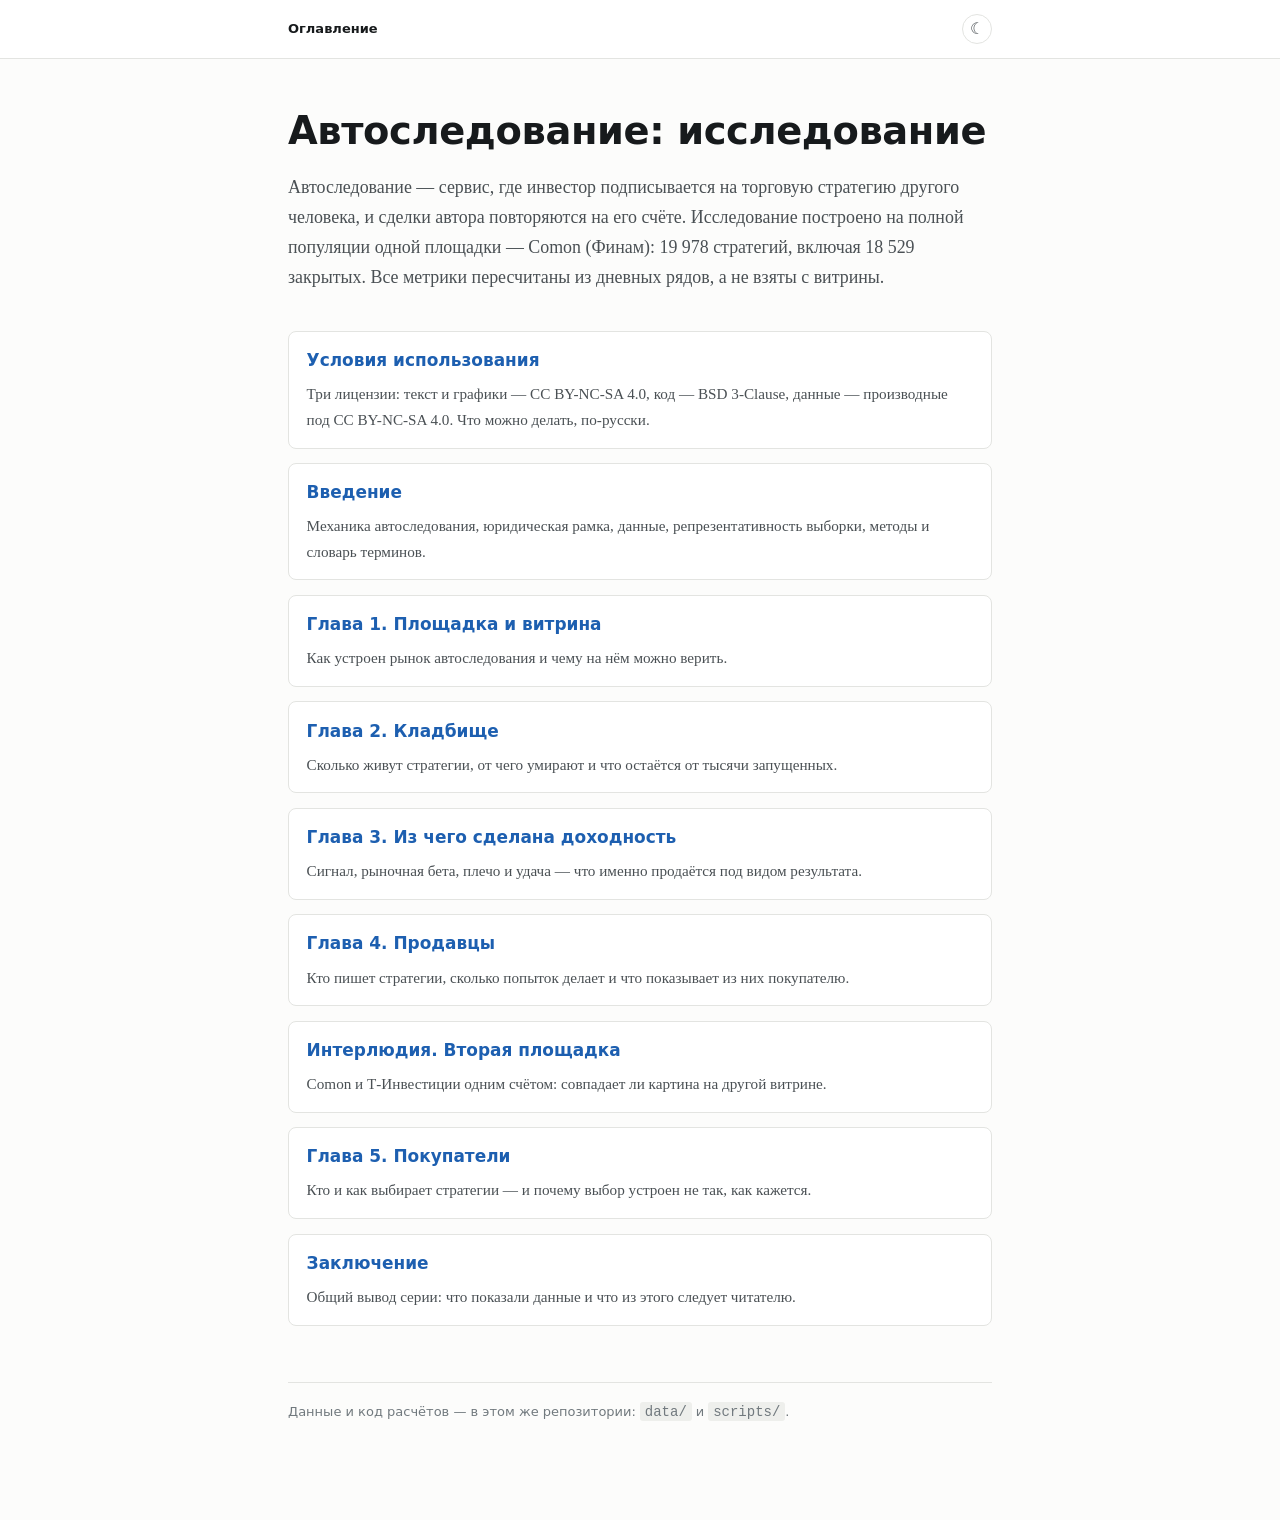
<file: index.html>
<!doctype html>
<html lang="ru">
<head>
<meta charset="utf-8">
<meta name="viewport" content="width=device-width, initial-scale=1">
<title>Автоследование: исследование</title>
<!-- Корень сайта ведёт на обложку серии. Сама серия лежит в html/, чтобы
     репозиторий оставался разложенным по назначению частей. -->
<meta http-equiv="refresh" content="0; url=html/index.html">
<link rel="canonical" href="html/index.html">
<style>
  body { font: 17px/1.6 system-ui, -apple-system, "Segoe UI", Roboto, sans-serif;
         max-width: 34rem; margin: 6rem auto; padding: 0 1.2rem; color: #171a1c; }
  a { color: #1d5fb0; }
  @media (prefers-color-scheme: dark) {
    body { background: #14161a; color: #e8eaec; } a { color: #79b0f0; }
  }
</style>
</head>
<body>
<p>Открываю серию…</p>
<p>Если переход не сработал — <a href="html/index.html">Автоследование: исследование</a>.</p>
</body>
</html>
</file>
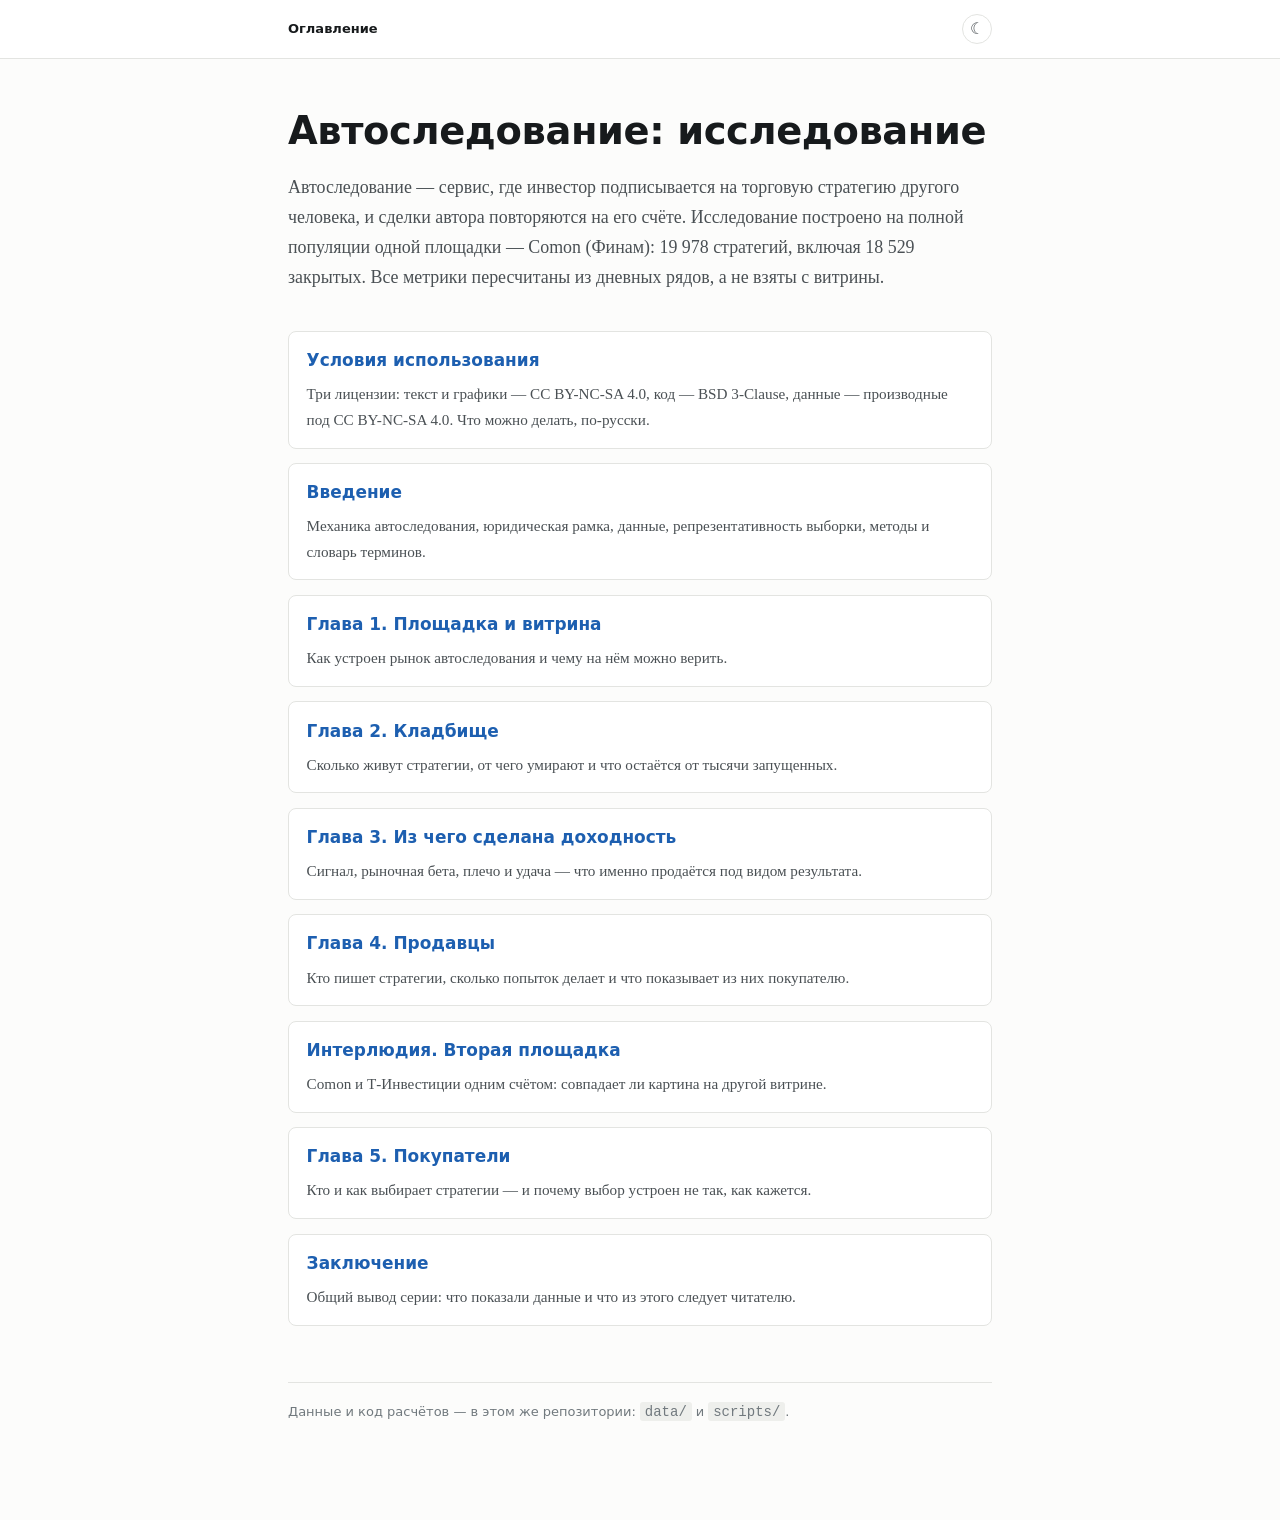
<file: html/index.html>
<!doctype html>
<html lang="ru">
<head>
<!-- Yandex.Metrika counter -->
<script type="text/javascript">
    (function(m,e,t,r,i,k,a){
        m[i]=m[i]||function(){(m[i].a=m[i].a||[]).push(arguments)};
        m[i].l=1*new Date();
        for (var j = 0; j < document.scripts.length; j++) {if (document.scripts[j].src === r) { return; }}
        k=e.createElement(t),a=e.getElementsByTagName(t)[0],k.async=1,k.src=r,a.parentNode.insertBefore(k,a)
    })(window, document,'script','https://mc.yandex.ru/metrika/tag.js?id=111629219', 'ym');

    ym(111629219, 'init', {ssr:true, webvisor:true, clickmap:true, ecommerce:"dataLayer", referrer: document.referrer, url: location.href, accurateTrackBounce:true, trackLinks:true});
</script>
<noscript><div><img src="https://mc.yandex.ru/watch/111629219" style="position:absolute; left:-9999px;" alt="" /></div></noscript>
<!-- /Yandex.Metrika counter -->
<script data-goatcounter="https://comon-story.goatcounter.com/count"
        async src="//gc.zgo.at/count.js"></script>
<meta charset="utf-8">
<meta name="viewport" content="width=device-width, initial-scale=1">
<title>Автоследование: исследование</title>
<script>(function(){try{var t=localStorage.getItem('theme');if(t==='dark'||t==='light')document.documentElement.setAttribute('data-theme',t);}catch(e){}})();</script>
<link rel="stylesheet" href="style.css">
<meta name="yandex-verification" content="fdcf5127b5b73e81" />
<meta name="msvalidate.01" content="6A166E1F7BBE329231489C4936669649" />
</head>
<body>
<nav class="topbar"><div class="wrap"><span class="nav-links"><a href="index.html" class="here">Оглавление</a></span><button id="theme-toggle" class="theme-toggle" type="button" hidden aria-label="Переключить тему оформления">&#9789;</button></div></nav>
<script>(function(){
  var btn = document.getElementById('theme-toggle');
  var root = document.documentElement;
  function isDark(){
    var t = root.getAttribute('data-theme');
    if (t) return t === 'dark';
    return window.matchMedia('(prefers-color-scheme: dark)').matches;
  }
  function sync(){
    var dark = isDark();
    btn.textContent = dark ? '\u2600' : '\u263E';
    btn.setAttribute('aria-label', dark ? 'Включить светлую тему' : 'Включить тёмную тему');
  }
  btn.hidden = false;
  btn.addEventListener('click', function(){
    var next = isDark() ? 'light' : 'dark';
    root.setAttribute('data-theme', next);
    try { localStorage.setItem('theme', next); } catch(e){}
    sync();
  });
  sync();
})();</script>
<main class="wrap">
<h1 class="cover-title">Автоследование: исследование</h1>
<p class="lede">Автоследование — сервис, где инвестор подписывается на торговую стратегию другого человека, и сделки автора повторяются на его счёте. Исследование построено на полной популяции одной площадки — Comon (Финам): 19&nbsp;978 стратегий, включая 18&nbsp;529 закрытых. Все метрики пересчитаны из дневных рядов, а не взяты с витрины.</p>
<ul class="toc">
  <li><a href="comon-story-license.html">Условия использования</a><p>Три лицензии: текст и графики — CC BY-NC-SA 4.0, код — BSD 3-Clause, данные — производные под CC BY-NC-SA 4.0. Что можно делать, по-русски.</p></li>
  <li><a href="comon-story-0-intro.html">Введение</a><p>Механика автоследования, юридическая рамка, данные, репрезентативность выборки, методы и словарь терминов.</p></li>
  <li><a href="comon-story-1-market.html">Глава 1. Площадка и витрина</a><p>Как устроен рынок автоследования и чему на нём можно верить.</p></li>
  <li><a href="comon-story-2-survival.html">Глава 2. Кладбище</a><p>Сколько живут стратегии, от чего умирают и что остаётся от тысячи запущенных.</p></li>
  <li><a href="comon-story-3-returns.html">Глава 3. Из чего сделана доходность</a><p>Сигнал, рыночная бета, плечо и удача — что именно продаётся под видом результата.</p></li>
  <li><a href="comon-story-4-authors.html">Глава 4. Продавцы</a><p>Кто пишет стратегии, сколько попыток делает и что показывает из них покупателю.</p></li>
  <li><a href="comon-story-4b-interlude.html">Интерлюдия. Вторая площадка</a><p>Comon и Т-Инвестиции одним счётом: совпадает ли картина на другой витрине.</p></li>
  <li><a href="comon-story-5-buyers.html">Глава 5. Покупатели</a><p>Кто и как выбирает стратегии — и почему выбор устроен не так, как кажется.</p></li>
  <li><a href="comon-story-6-conclusion.html">Заключение</a><p>Общий вывод серии: что показали данные и что из этого следует читателю.</p></li>
</ul>
<div class="foot">Данные и код расчётов — в этом же репозитории: <code>data/</code> и <code>scripts/</code>.</div>
</main>
</body>
</html>
</file>
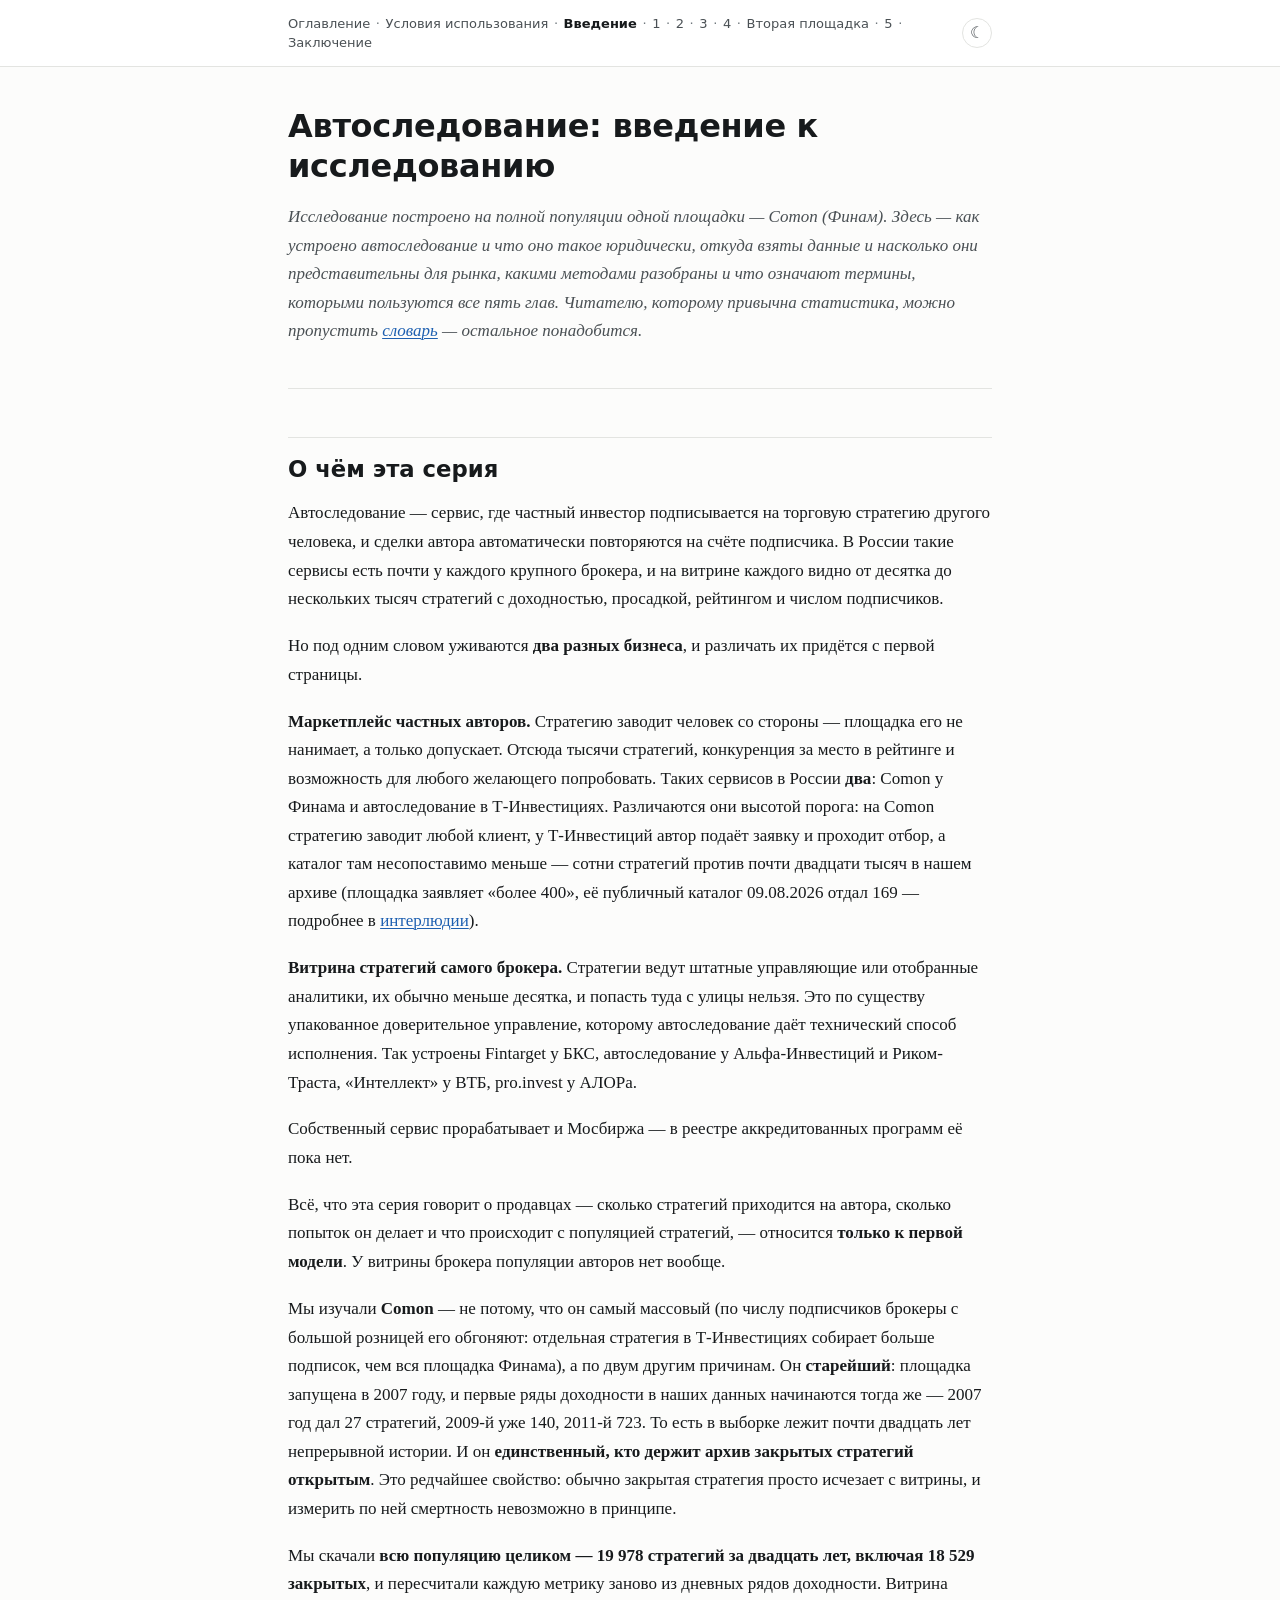
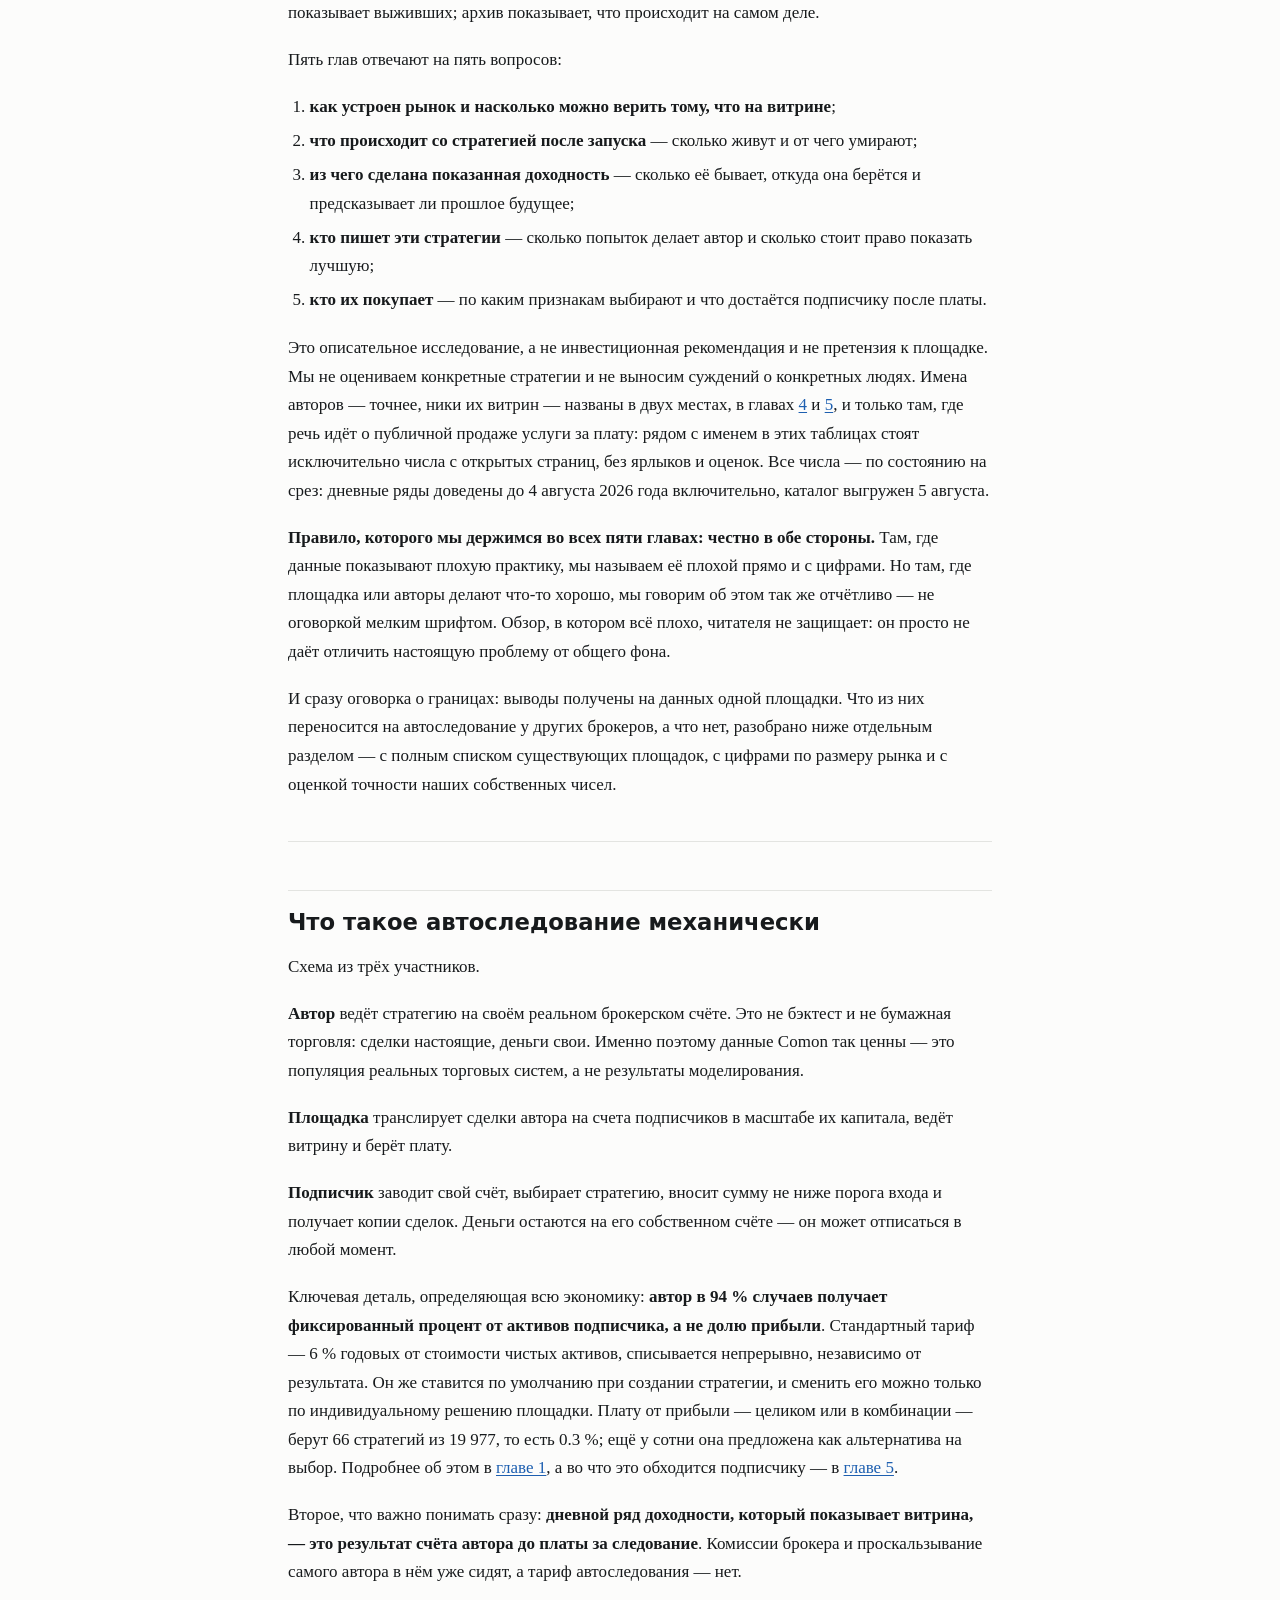
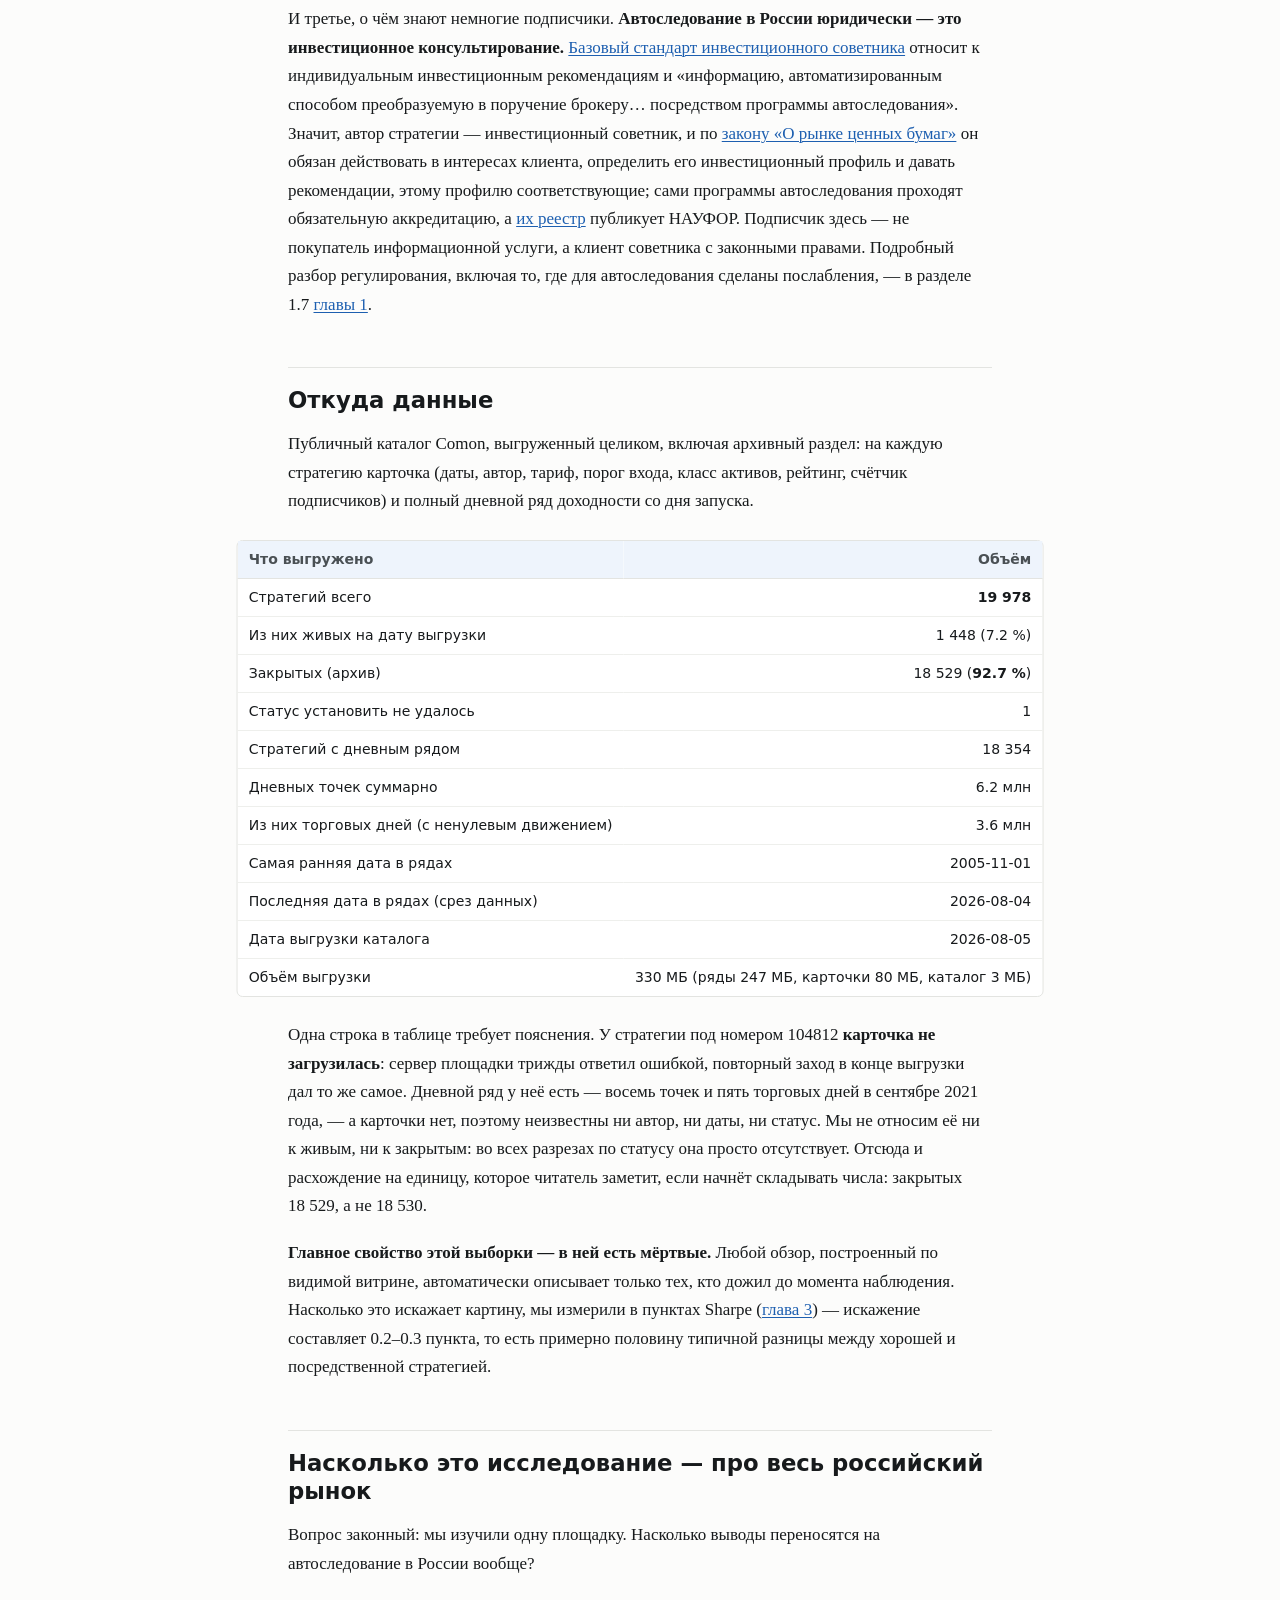
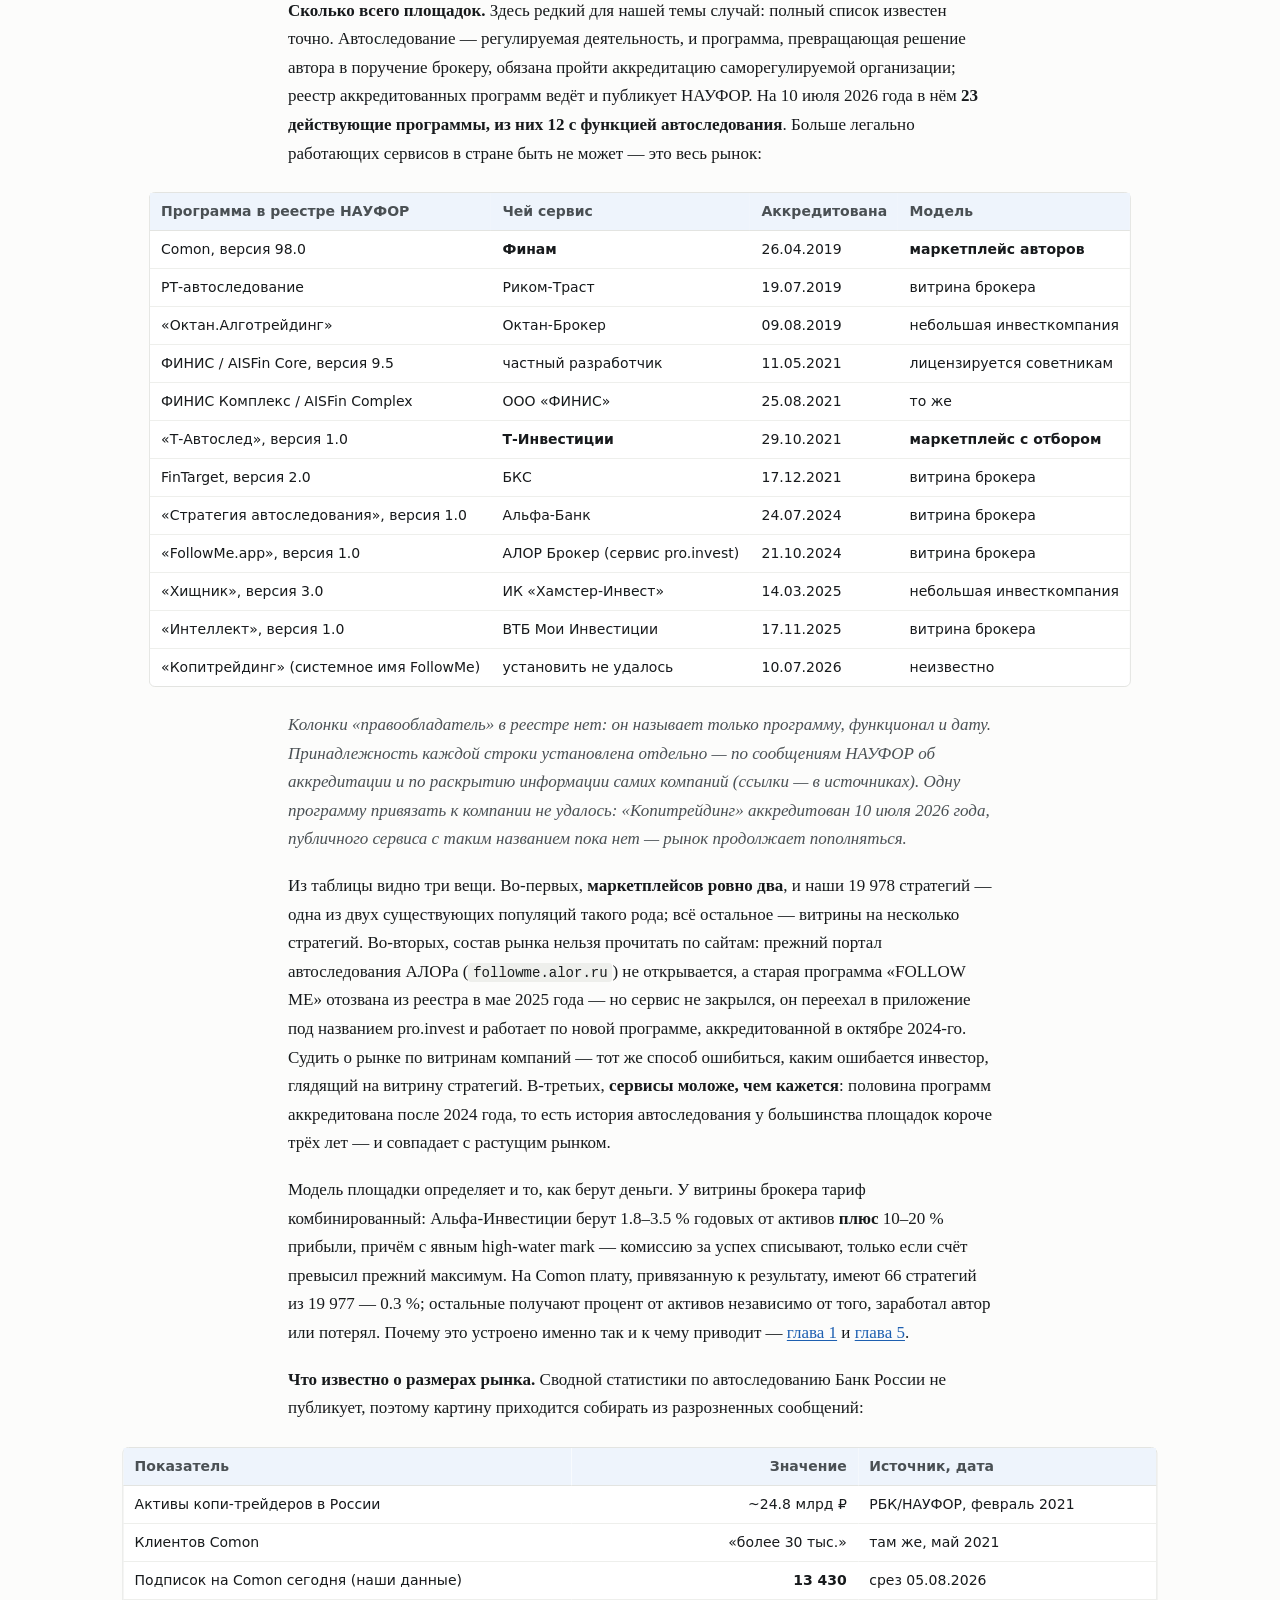
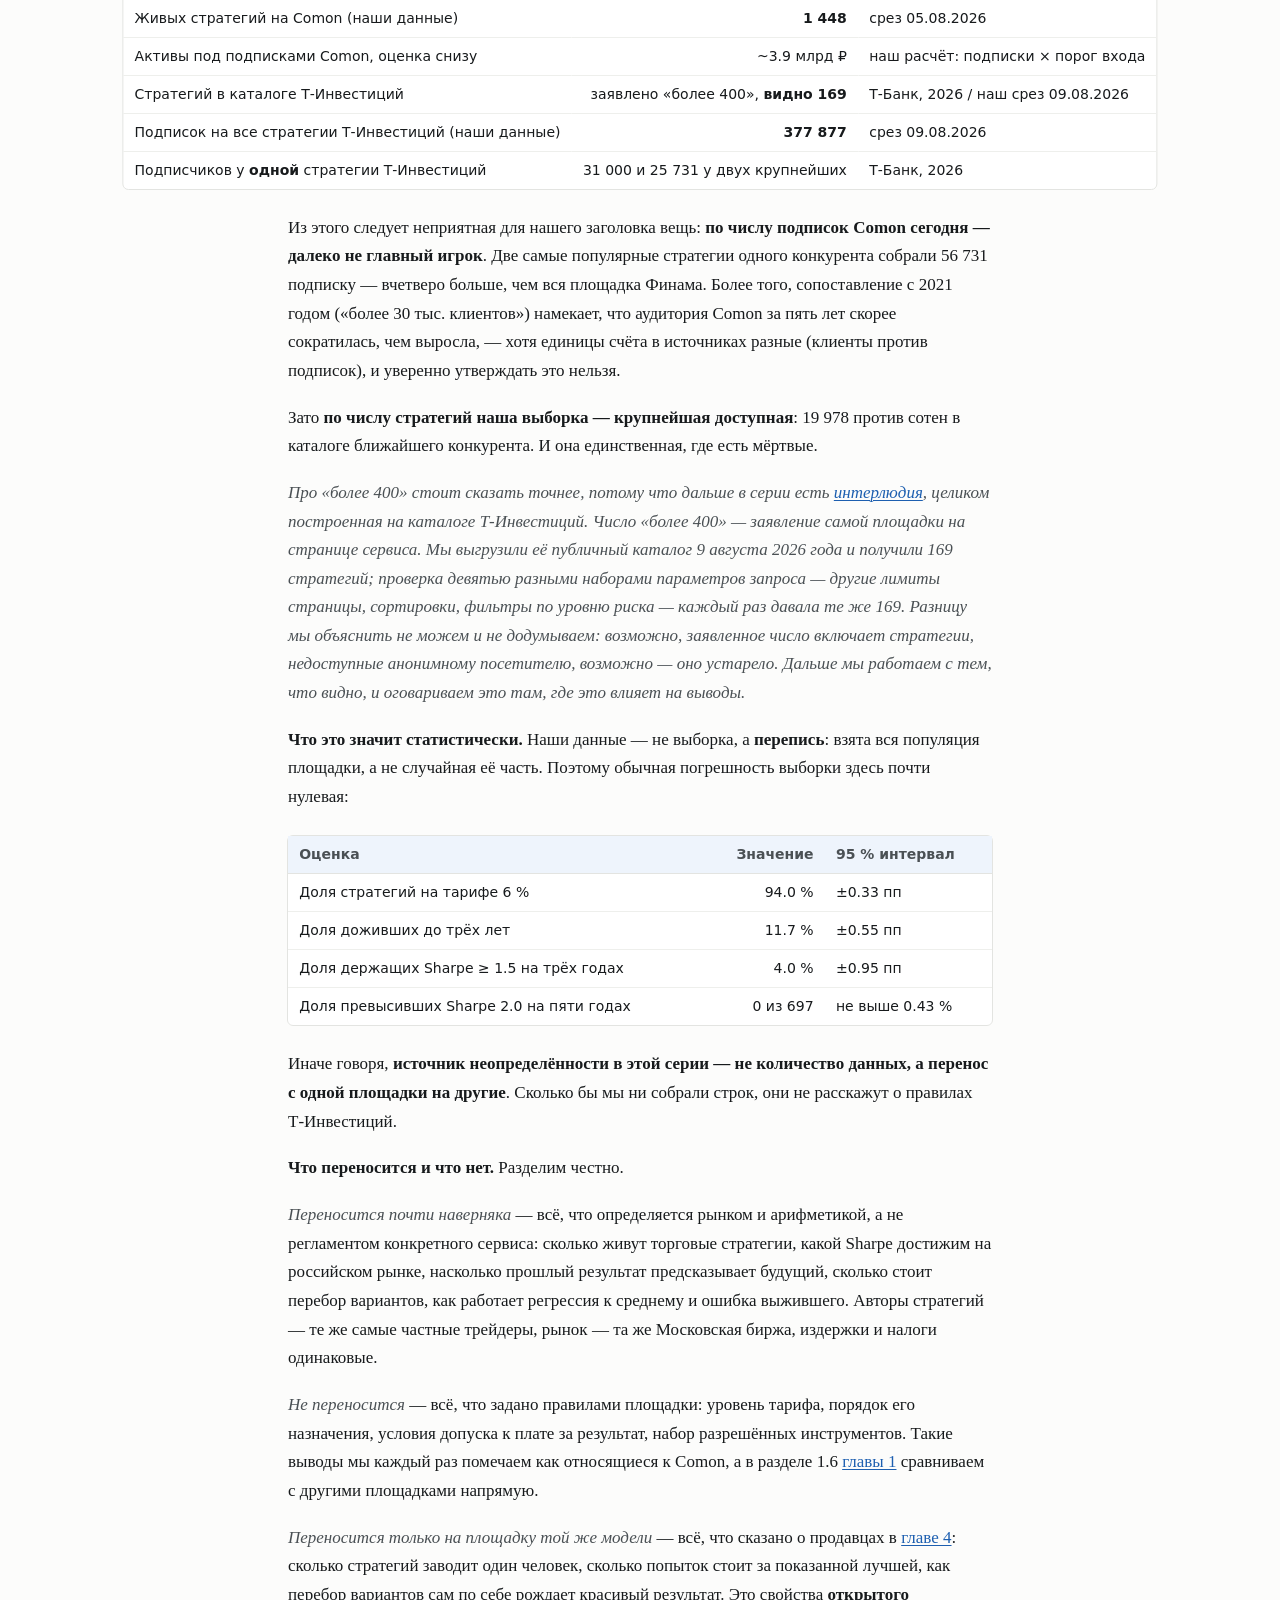
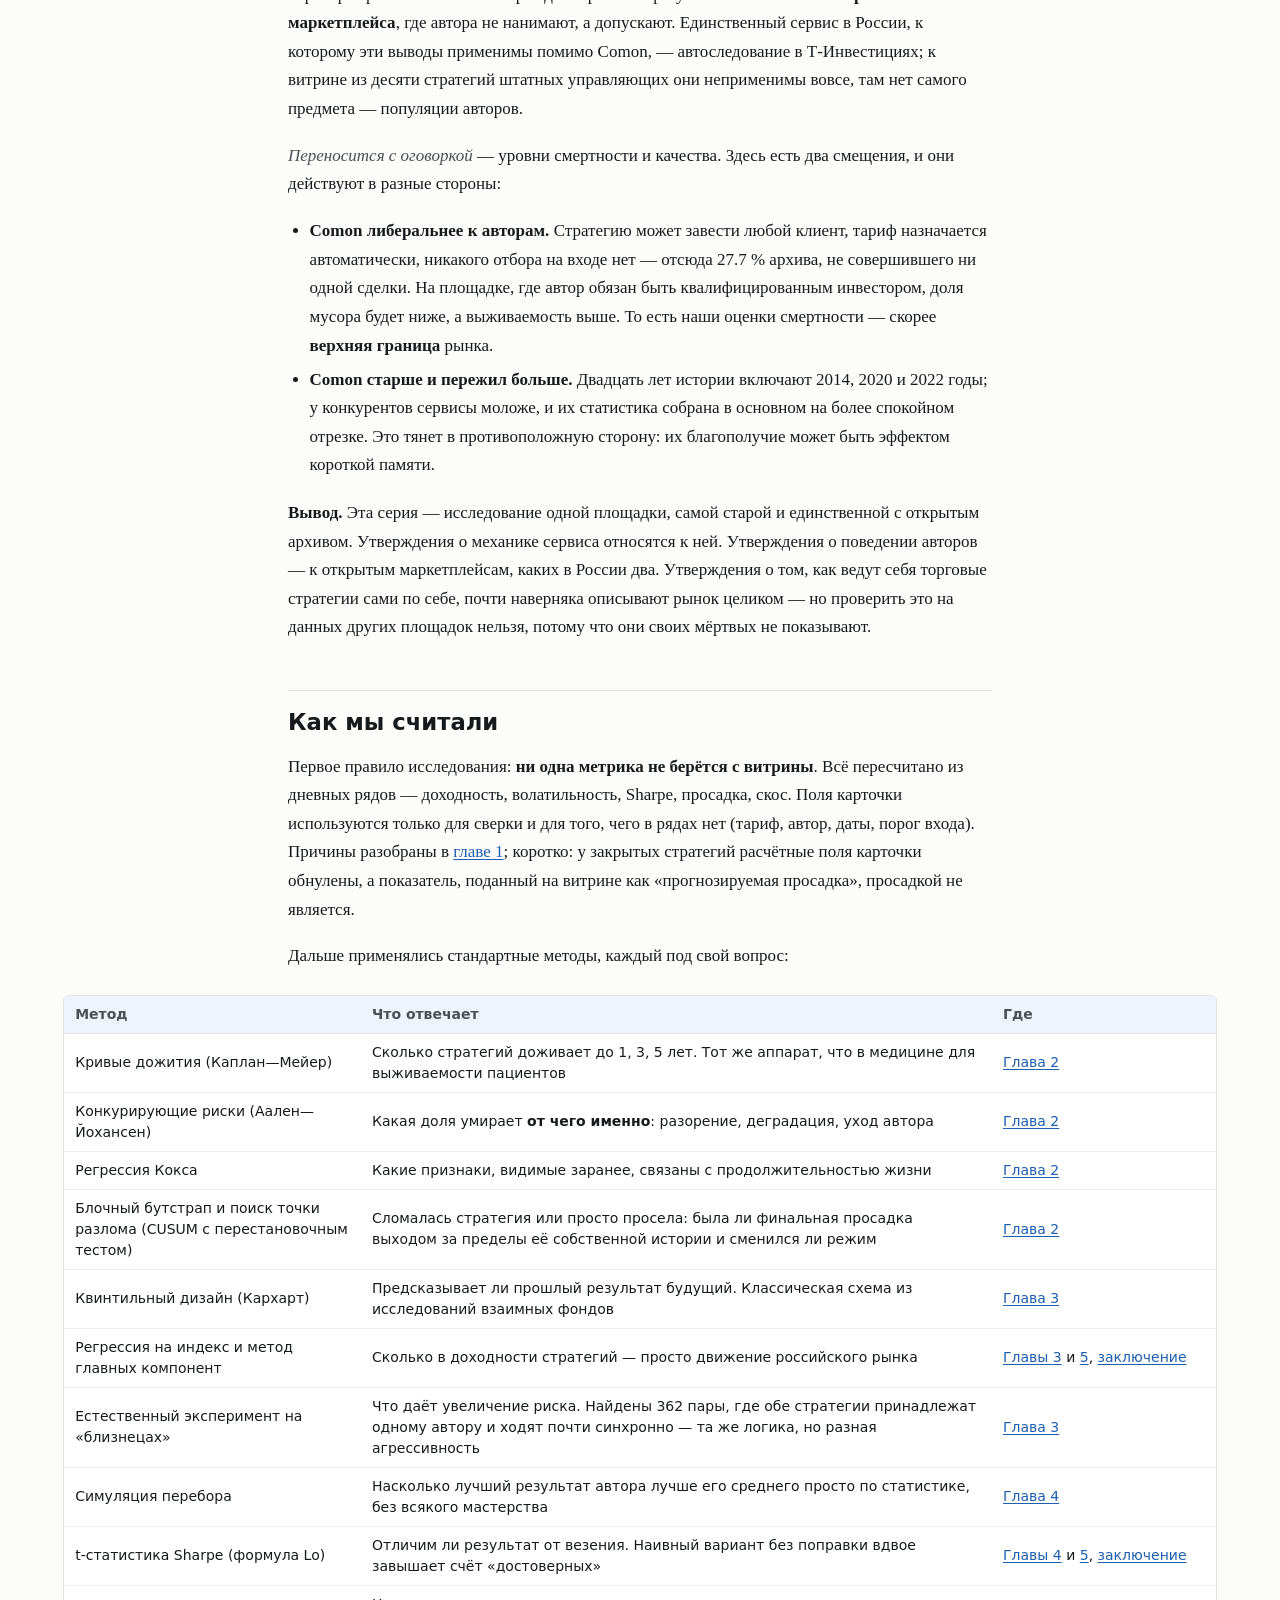
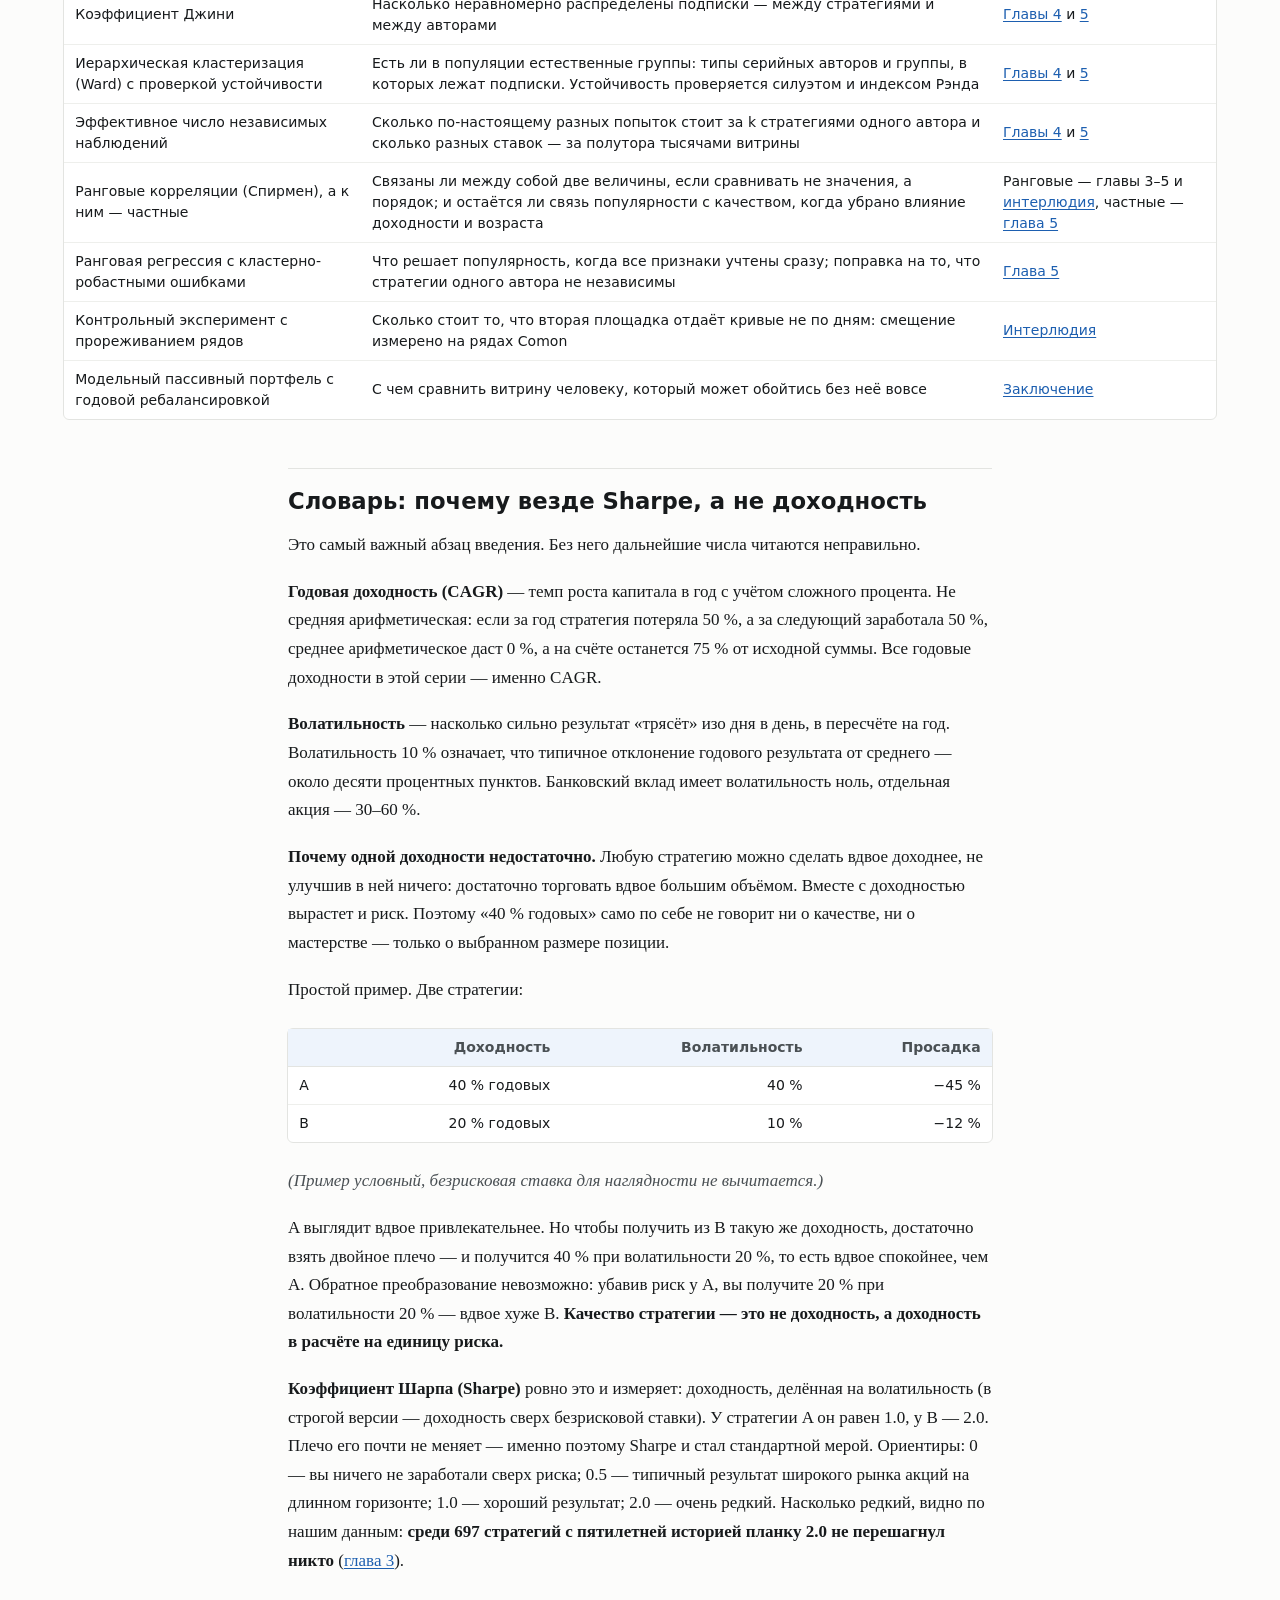
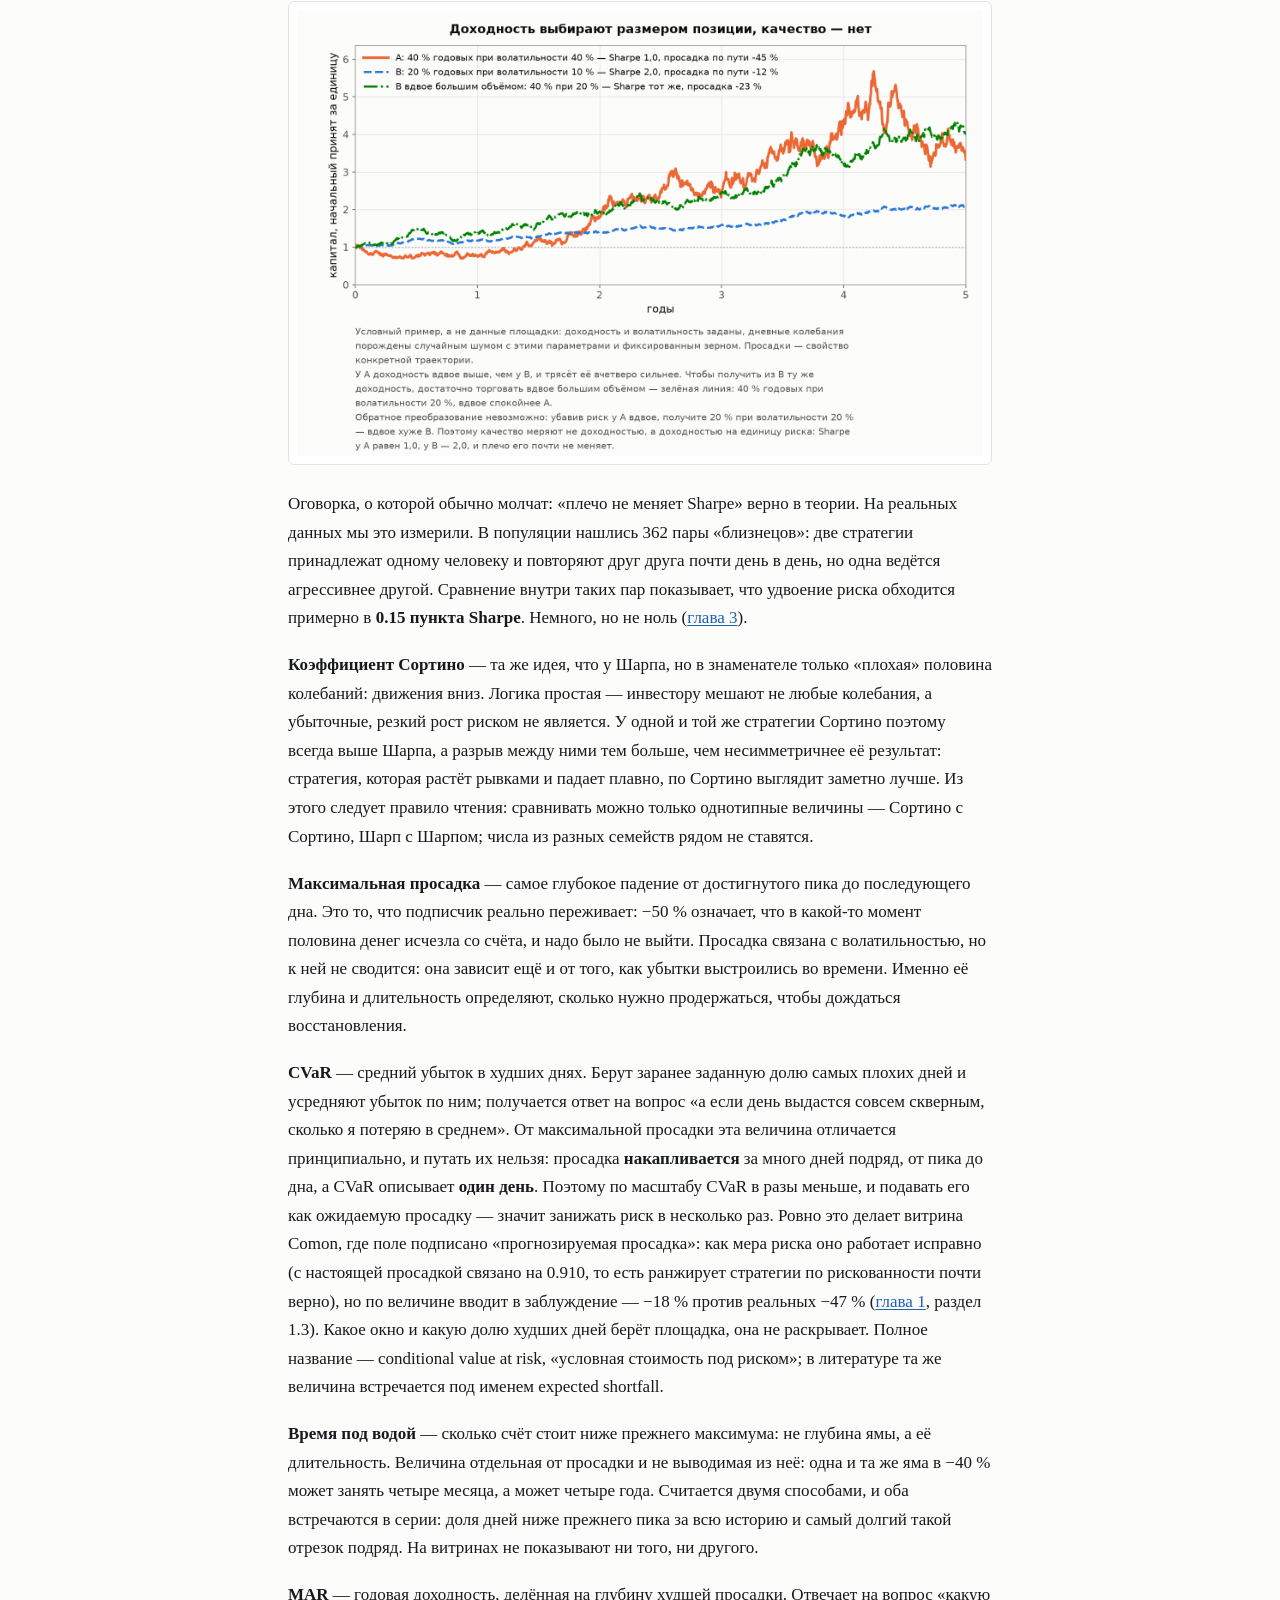
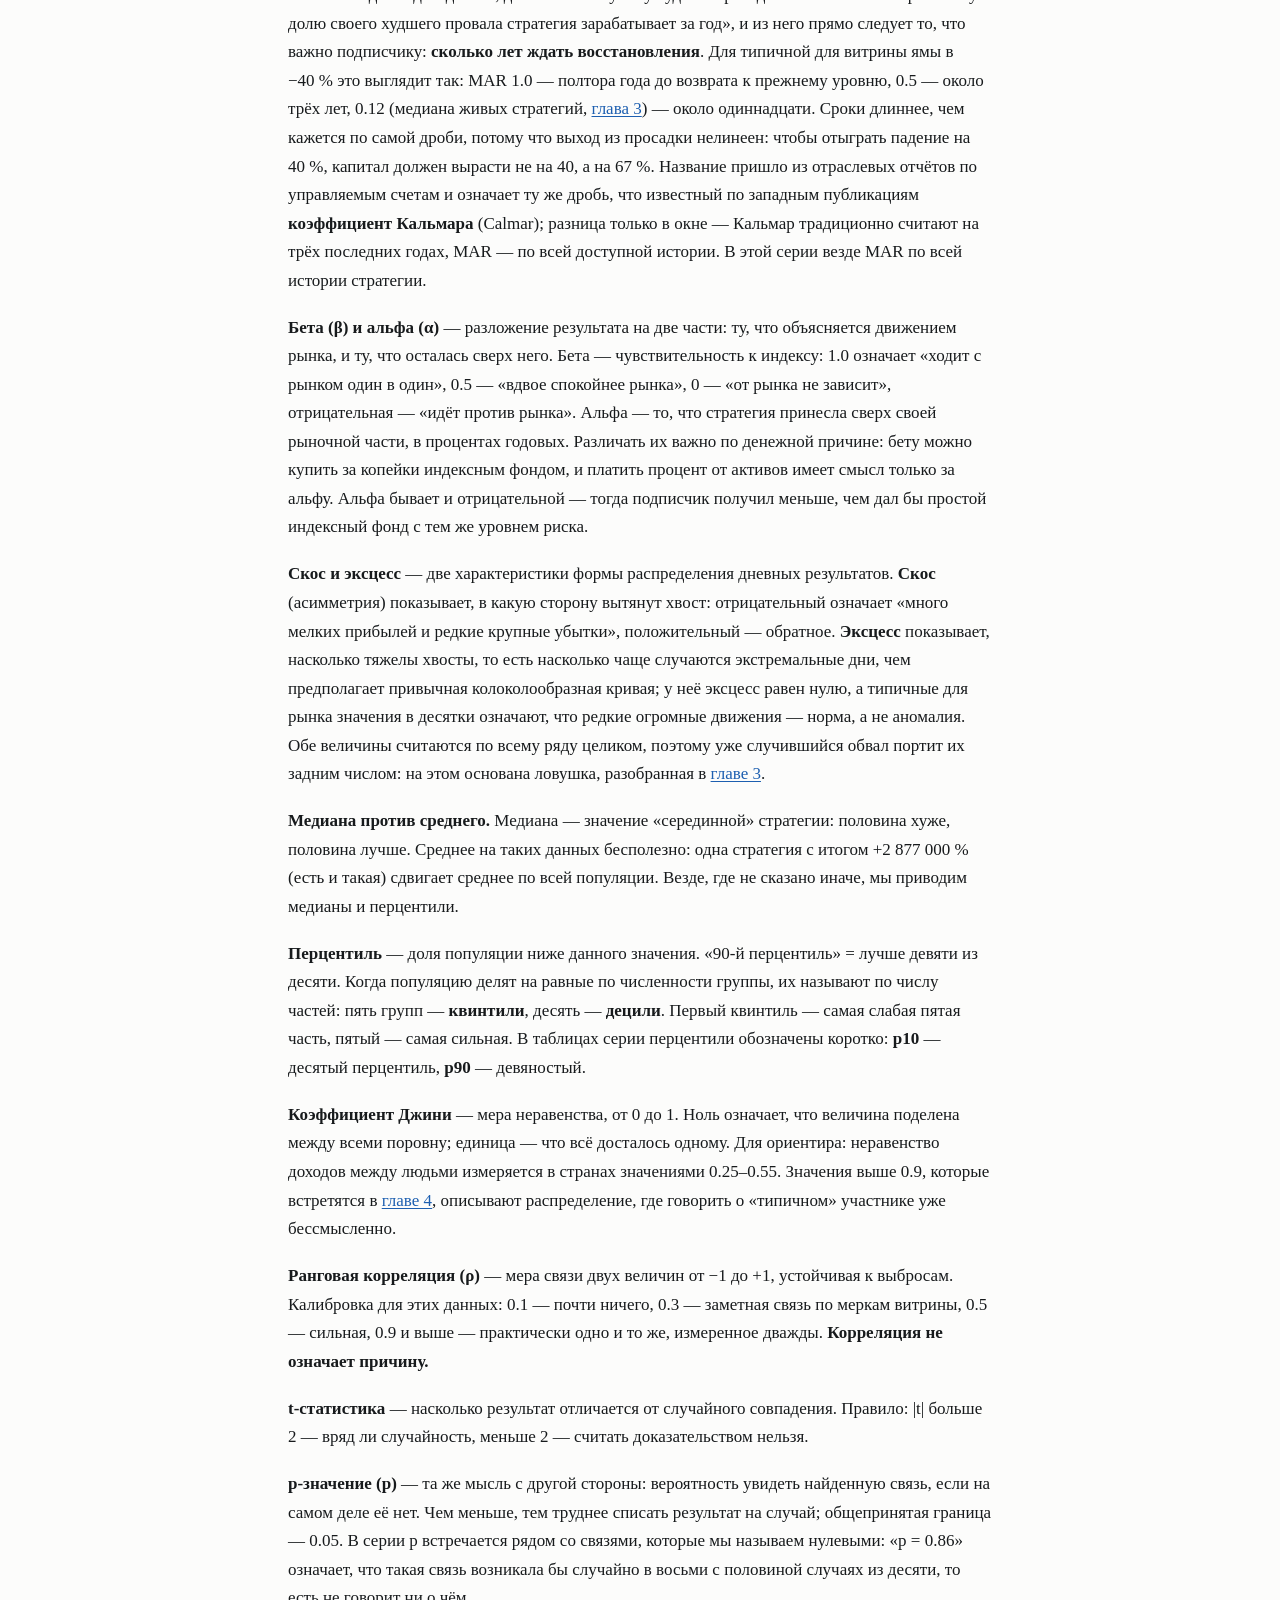
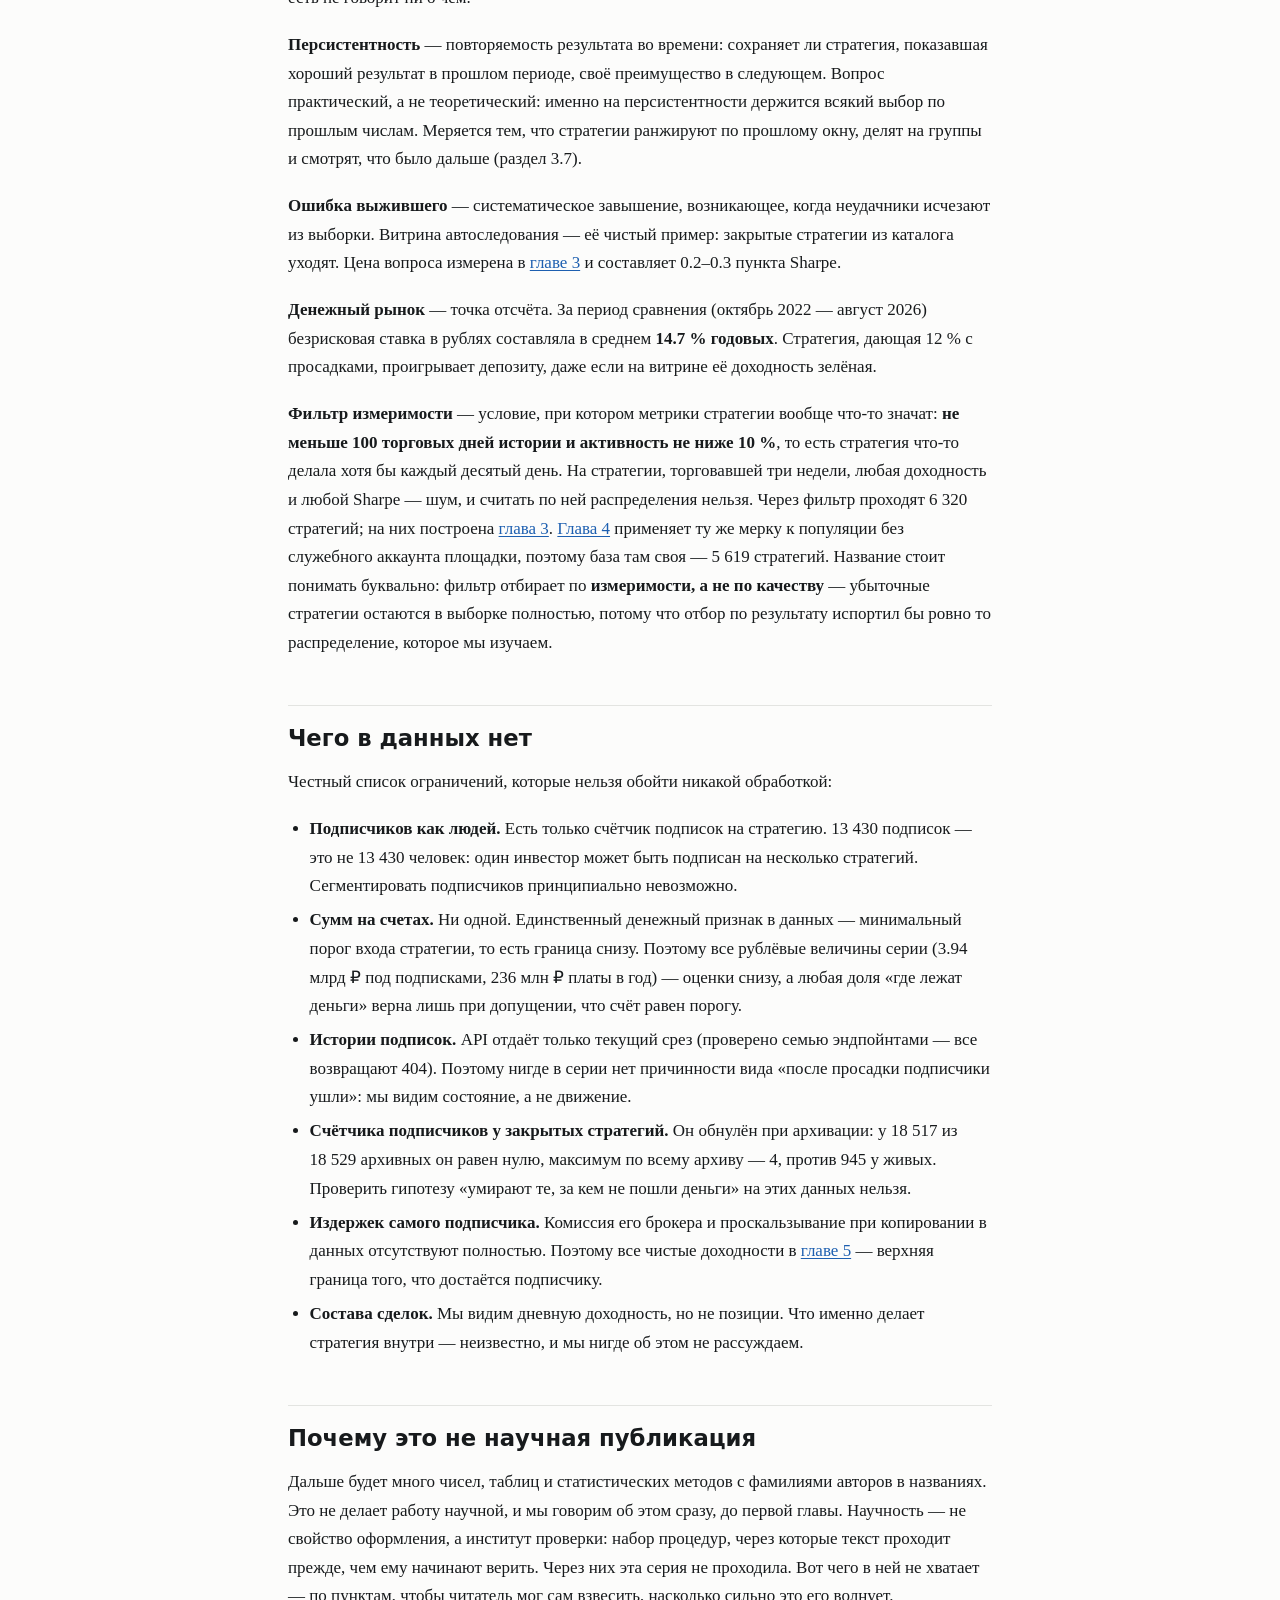
<file: html/comon-story-0-intro.html>
<!doctype html>
<html lang="ru">
<head>
<!-- Yandex.Metrika counter -->
<script type="text/javascript">
    (function(m,e,t,r,i,k,a){
        m[i]=m[i]||function(){(m[i].a=m[i].a||[]).push(arguments)};
        m[i].l=1*new Date();
        for (var j = 0; j < document.scripts.length; j++) {if (document.scripts[j].src === r) { return; }}
        k=e.createElement(t),a=e.getElementsByTagName(t)[0],k.async=1,k.src=r,a.parentNode.insertBefore(k,a)
    })(window, document,'script','https://mc.yandex.ru/metrika/tag.js?id=111629219', 'ym');

    ym(111629219, 'init', {ssr:true, webvisor:true, clickmap:true, ecommerce:"dataLayer", referrer: document.referrer, url: location.href, accurateTrackBounce:true, trackLinks:true});
</script>
<noscript><div><img src="https://mc.yandex.ru/watch/111629219" style="position:absolute; left:-9999px;" alt="" /></div></noscript>
<!-- /Yandex.Metrika counter -->
<script data-goatcounter="https://comon-story.goatcounter.com/count"
        async src="//gc.zgo.at/count.js"></script>
<meta charset="utf-8">
<meta name="viewport" content="width=device-width, initial-scale=1">
<title>Автоследование: введение к исследованию</title>
<script>(function(){try{var t=localStorage.getItem('theme');if(t==='dark'||t==='light')document.documentElement.setAttribute('data-theme',t);}catch(e){}})();</script>
<link rel="stylesheet" href="style.css">
</head>
<body>
<nav class="topbar"><div class="wrap"><span class="nav-links"><a href="index.html">Оглавление</a><span class="sep">·</span><a href="comon-story-license.html">Условия использования</a><span class="sep">·</span><span class="here">Введение</span><span class="sep">·</span><a href="comon-story-1-market.html">1</a><span class="sep">·</span><a href="comon-story-2-survival.html">2</a><span class="sep">·</span><a href="comon-story-3-returns.html">3</a><span class="sep">·</span><a href="comon-story-4-authors.html">4</a><span class="sep">·</span><a href="comon-story-4b-interlude.html">Вторая площадка</a><span class="sep">·</span><a href="comon-story-5-buyers.html">5</a><span class="sep">·</span><a href="comon-story-6-conclusion.html">Заключение</a></span><button id="theme-toggle" class="theme-toggle" type="button" hidden aria-label="Переключить тему оформления">&#9789;</button></div></nav>
<script>(function(){
  var btn = document.getElementById('theme-toggle');
  var root = document.documentElement;
  function isDark(){
    var t = root.getAttribute('data-theme');
    if (t) return t === 'dark';
    return window.matchMedia('(prefers-color-scheme: dark)').matches;
  }
  function sync(){
    var dark = isDark();
    btn.textContent = dark ? '\u2600' : '\u263E';
    btn.setAttribute('aria-label', dark ? 'Включить светлую тему' : 'Включить тёмную тему');
  }
  btn.hidden = false;
  btn.addEventListener('click', function(){
    var next = isDark() ? 'light' : 'dark';
    root.setAttribute('data-theme', next);
    try { localStorage.setItem('theme', next); } catch(e){}
    sync();
  });
  sync();
})();</script>
<main class="wrap">
<h1>Автоследование: введение к исследованию</h1>

<p><em>Исследование построено на полной популяции одной площадки — Comon (Финам). Здесь — как устроено автоследование и что оно такое юридически, откуда взяты данные и насколько они представительны для рынка, какими методами разобраны и что означают термины, которыми пользуются все пять глав. Читателю, которому привычна статистика, можно пропустить <a href="#словарь-почему-везде-sharpe-а-не-доходность">словарь</a> — остальное понадобится.</em></p>
<hr>
<h2>О чём эта серия</h2>
<p>Автоследование — сервис, где частный инвестор подписывается на торговую стратегию другого человека, и сделки автора автоматически повторяются на счёте подписчика. В России такие сервисы есть почти у каждого крупного брокера, и на витрине каждого видно от десятка до нескольких тысяч стратегий с доходностью, просадкой, рейтингом и числом подписчиков.</p>
<p>Но под одним словом уживаются <strong>два разных бизнеса</strong>, и различать их придётся с первой страницы.</p>
<p><strong>Маркетплейс частных авторов.</strong> Стратегию заводит человек со стороны — площадка его не нанимает, а только допускает. Отсюда тысячи стратегий, конкуренция за место в рейтинге и возможность для любого желающего попробовать. Таких сервисов в России <strong>два</strong>: Comon у Финама и автоследование в Т-Инвестициях. Различаются они высотой порога: на Comon стратегию заводит любой клиент, у Т-Инвестиций автор подаёт заявку и проходит отбор, а каталог там несопоставимо меньше — сотни стратегий против почти двадцати тысяч в нашем архиве (площадка заявляет «более 400», её публичный каталог 09.08.2026 отдал 169 — подробнее в <a href="comon-story-4b-interlude.html">интерлюдии</a>).</p>
<p><strong>Витрина стратегий самого брокера.</strong> Стратегии ведут штатные управляющие или отобранные аналитики, их обычно меньше десятка, и попасть туда с улицы нельзя. Это по существу упакованное доверительное управление, которому автоследование даёт технический способ исполнения. Так устроены Fintarget у БКС, автоследование у Альфа-Инвестиций и Риком-Траста, «Интеллект» у ВТБ, pro.invest у АЛОРа.</p>
<p>Собственный сервис прорабатывает и Мосбиржа — в реестре аккредитованных программ её пока нет.</p>
<p>Всё, что эта серия говорит о продавцах — сколько стратегий приходится на автора, сколько попыток он делает и что происходит с популяцией стратегий, — относится <strong>только к первой модели</strong>. У витрины брокера популяции авторов нет вообще.</p>
<p>Мы изучали <strong>Comon</strong> — не потому, что он самый массовый (по числу подписчиков брокеры с большой розницей его обгоняют: отдельная стратегия в Т-Инвестициях собирает больше подписок, чем вся площадка Финама), а по двум другим причинам. Он <strong>старейший</strong>: площадка запущена в 2007 году, и первые ряды доходности в наших данных начинаются тогда же — 2007 год дал 27 стратегий, 2009-й уже 140, 2011-й 723. То есть в выборке лежит почти двадцать лет непрерывной истории. И он <strong>единственный, кто держит архив закрытых стратегий открытым</strong>. Это редчайшее свойство: обычно закрытая стратегия просто исчезает с витрины, и измерить по ней смертность невозможно в принципе.</p>
<p>Мы скачали <strong>всю популяцию целиком — 19&nbsp;978 стратегий за двадцать лет, включая 18&nbsp;529 закрытых</strong>, и пересчитали каждую метрику заново из дневных рядов доходности. Витрина показывает выживших; архив показывает, что происходит на самом деле.</p>
<p>Пять глав отвечают на пять вопросов:</p>
<ol>
<li><strong>как устроен рынок и насколько можно верить тому, что на витрине</strong>;</li>
<li><strong>что происходит со стратегией после запуска</strong> — сколько живут и от чего умирают;</li>
<li><strong>из чего сделана показанная доходность</strong> — сколько её бывает, откуда она берётся и предсказывает ли прошлое будущее;</li>
<li><strong>кто пишет эти стратегии</strong> — сколько попыток делает автор и сколько стоит право показать лучшую;</li>
<li><strong>кто их покупает</strong> — по каким признакам выбирают и что достаётся подписчику после платы.</li>
</ol>
<p>Это описательное исследование, а не инвестиционная рекомендация и не претензия к площадке. Мы не оцениваем конкретные стратегии и не выносим суждений о конкретных людях. Имена авторов — точнее, ники их витрин — названы в двух местах, в главах <a href="comon-story-4-authors.html">4</a> и <a href="comon-story-5-buyers.html">5</a>, и только там, где речь идёт о публичной продаже услуги за плату: рядом с именем в этих таблицах стоят исключительно числа с открытых страниц, без ярлыков и оценок. Все числа — по состоянию на срез: дневные ряды доведены до 4 августа 2026 года включительно, каталог выгружен 5 августа.</p>
<p><strong>Правило, которого мы держимся во всех пяти главах: честно в обе стороны.</strong> Там, где данные показывают плохую практику, мы называем её плохой прямо и с цифрами. Но там, где площадка или авторы делают что-то хорошо, мы говорим об этом так же отчётливо — не оговоркой мелким шрифтом. Обзор, в котором всё плохо, читателя не защищает: он просто не даёт отличить настоящую проблему от общего фона.</p>
<p>И сразу оговорка о границах: выводы получены на данных одной площадки. Что из них переносится на автоследование у других брокеров, а что нет, разобрано ниже отдельным разделом — с полным списком существующих площадок, с цифрами по размеру рынка и с оценкой точности наших собственных чисел.</p>
<hr>
<h2>Что такое автоследование механически</h2>
<p>Схема из трёх участников.</p>
<p><strong>Автор</strong> ведёт стратегию на своём реальном брокерском счёте. Это не бэктест и не бумажная торговля: сделки настоящие, деньги свои. Именно поэтому данные Comon так ценны — это популяция реальных торговых систем, а не результаты моделирования.</p>
<p><strong>Площадка</strong> транслирует сделки автора на счета подписчиков в масштабе их капитала, ведёт витрину и берёт плату.</p>
<p><strong>Подписчик</strong> заводит свой счёт, выбирает стратегию, вносит сумму не ниже порога входа и получает копии сделок. Деньги остаются на его собственном счёте — он может отписаться в любой момент.</p>
<p>Ключевая деталь, определяющая всю экономику: <strong>автор в 94&nbsp;% случаев получает фиксированный процент от активов подписчика, а не долю прибыли</strong>. Стандартный тариф — 6&nbsp;% годовых от стоимости чистых активов, списывается непрерывно, независимо от результата. Он же ставится по умолчанию при создании стратегии, и сменить его можно только по индивидуальному решению площадки. Плату от прибыли — целиком или в комбинации — берут 66 стратегий из 19&nbsp;977, то есть 0.3&nbsp;%; ещё у сотни она предложена как альтернатива на выбор. Подробнее об этом в <a href="comon-story-1-market.html">главе 1</a>, а во что это обходится подписчику — в <a href="comon-story-5-buyers.html">главе 5</a>.</p>
<p>Второе, что важно понимать сразу: <strong>дневной ряд доходности, который показывает витрина, — это результат счёта автора до платы за следование</strong>. Комиссии брокера и проскальзывание самого автора в нём уже сидят, а тариф автоследования — нет.</p>
<p>И третье, о чём знают немногие подписчики. <strong>Автоследование в России юридически — это инвестиционное консультирование.</strong> <a href="https://cbr.ru/StaticHtml/File/17579/standart_17112023.pdf">Базовый стандарт инвестиционного советника</a> относит к индивидуальным инвестиционным рекомендациям и «информацию, автоматизированным способом преобразуемую в поручение брокеру… посредством программы автоследования». Значит, автор стратегии — инвестиционный советник, и по <a href="https://www.consultant.ru/document/cons_doc_LAW_10148/c7375c64b45cadae15697cffbee9601fadc60975/">закону «О рынке ценных бумаг»</a> он обязан действовать в интересах клиента, определить его инвестиционный профиль и давать рекомендации, этому профилю соответствующие; сами программы автоследования проходят обязательную аккредитацию, а <a href="https://naufor.ru/tree.asp?n=16673">их реестр</a> публикует НАУФОР. Подписчик здесь — не покупатель информационной услуги, а клиент советника с законными правами. Подробный разбор регулирования, включая то, где для автоследования сделаны послабления, — в разделе 1.7 <a href="comon-story-1-market.html">главы 1</a>.</p>
<h2>Откуда данные</h2>
<p>Публичный каталог Comon, выгруженный целиком, включая архивный раздел: на каждую стратегию карточка (даты, автор, тариф, порог входа, класс активов, рейтинг, счётчик подписчиков) и полный дневной ряд доходности со дня запуска.</p>
<div class="tablewrap"><table>
<thead>
<tr>
<th>Что выгружено</th>
<th style="text-align: right;">Объём</th>
</tr>
</thead>
<tbody>
<tr>
<td>Стратегий всего</td>
<td style="text-align: right;"><strong>19&nbsp;978</strong></td>
</tr>
<tr>
<td>Из них живых на дату выгрузки</td>
<td style="text-align: right;">1&nbsp;448 (7.2&nbsp;%)</td>
</tr>
<tr>
<td>Закрытых (архив)</td>
<td style="text-align: right;">18&nbsp;529 (<strong>92.7&nbsp;%</strong>)</td>
</tr>
<tr>
<td>Статус установить не удалось</td>
<td style="text-align: right;">1</td>
</tr>
<tr>
<td>Стратегий с дневным рядом</td>
<td style="text-align: right;">18&nbsp;354</td>
</tr>
<tr>
<td>Дневных точек суммарно</td>
<td style="text-align: right;">6.2 млн</td>
</tr>
<tr>
<td>Из них торговых дней (с ненулевым движением)</td>
<td style="text-align: right;">3.6 млн</td>
</tr>
<tr>
<td>Самая ранняя дата в рядах</td>
<td style="text-align: right;">2005-11-01</td>
</tr>
<tr>
<td>Последняя дата в рядах (срез данных)</td>
<td style="text-align: right;">2026-08-04</td>
</tr>
<tr>
<td>Дата выгрузки каталога</td>
<td style="text-align: right;">2026-08-05</td>
</tr>
<tr>
<td>Объём выгрузки</td>
<td style="text-align: right;">330 МБ (ряды 247 МБ, карточки 80 МБ, каталог 3 МБ)</td>
</tr>
</tbody>
</table></div>
<p>Одна строка в таблице требует пояснения. У стратегии под номером 104812 <strong>карточка не загрузилась</strong>: сервер площадки трижды ответил ошибкой, повторный заход в конце выгрузки дал то же самое. Дневной ряд у неё есть — восемь точек и пять торговых дней в сентябре 2021 года, — а карточки нет, поэтому неизвестны ни автор, ни даты, ни статус. Мы не относим её ни к живым, ни к закрытым: во всех разрезах по статусу она просто отсутствует. Отсюда и расхождение на единицу, которое читатель заметит, если начнёт складывать числа: закрытых 18&nbsp;529, а не 18&nbsp;530.</p>
<p><strong>Главное свойство этой выборки — в ней есть мёртвые.</strong> Любой обзор, построенный по видимой витрине, автоматически описывает только тех, кто дожил до момента наблюдения. Насколько это искажает картину, мы измерили в пунктах Sharpe (<a href="comon-story-3-returns.html">глава 3</a>) — искажение составляет 0.2–0.3 пункта, то есть примерно половину типичной разницы между хорошей и посредственной стратегией.</p>
<h2>Насколько это исследование — про весь российский рынок</h2>
<p>Вопрос законный: мы изучили одну площадку. Насколько выводы переносятся на автоследование в России вообще?</p>
<p><strong>Сколько всего площадок.</strong> Здесь редкий для нашей темы случай: полный список известен точно. Автоследование — регулируемая деятельность, и программа, превращающая решение автора в поручение брокеру, обязана пройти аккредитацию саморегулируемой организации; реестр аккредитованных программ ведёт и публикует НАУФОР. На 10 июля 2026 года в нём <strong>23 действующие программы, из них 12 с функцией автоследования</strong>. Больше легально работающих сервисов в стране быть не может — это весь рынок:</p>
<div class="tablewrap"><table>
<thead>
<tr>
<th>Программа в реестре НАУФОР</th>
<th>Чей сервис</th>
<th>Аккредитована</th>
<th>Модель</th>
</tr>
</thead>
<tbody>
<tr>
<td>Comon, версия 98.0</td>
<td><strong>Финам</strong></td>
<td>26.04.2019</td>
<td><strong>маркетплейс авторов</strong></td>
</tr>
<tr>
<td>РТ-автоследование</td>
<td>Риком-Траст</td>
<td>19.07.2019</td>
<td>витрина брокера</td>
</tr>
<tr>
<td>«Октан.Алготрейдинг»</td>
<td>Октан-Брокер</td>
<td>09.08.2019</td>
<td>небольшая инвесткомпания</td>
</tr>
<tr>
<td>ФИНИС / AISFin Core, версия 9.5</td>
<td>частный разработчик</td>
<td>11.05.2021</td>
<td>лицензируется советникам</td>
</tr>
<tr>
<td>ФИНИС Комплекс / AISFin Complex</td>
<td>ООО «ФИНИС»</td>
<td>25.08.2021</td>
<td>то же</td>
</tr>
<tr>
<td>«Т-Автослед», версия 1.0</td>
<td><strong>Т-Инвестиции</strong></td>
<td>29.10.2021</td>
<td><strong>маркетплейс с отбором</strong></td>
</tr>
<tr>
<td>FinTarget, версия 2.0</td>
<td>БКС</td>
<td>17.12.2021</td>
<td>витрина брокера</td>
</tr>
<tr>
<td>«Стратегия автоследования», версия 1.0</td>
<td>Альфа-Банк</td>
<td>24.07.2024</td>
<td>витрина брокера</td>
</tr>
<tr>
<td>«FollowMe.app», версия 1.0</td>
<td>АЛОР Брокер (сервис pro.invest)</td>
<td>21.10.2024</td>
<td>витрина брокера</td>
</tr>
<tr>
<td>«Хищник», версия 3.0</td>
<td>ИК «Хамстер-Инвест»</td>
<td>14.03.2025</td>
<td>небольшая инвесткомпания</td>
</tr>
<tr>
<td>«Интеллект», версия 1.0</td>
<td>ВТБ Мои Инвестиции</td>
<td>17.11.2025</td>
<td>витрина брокера</td>
</tr>
<tr>
<td>«Копитрейдинг» (системное имя FollowMe)</td>
<td>установить не удалось</td>
<td>10.07.2026</td>
<td>неизвестно</td>
</tr>
</tbody>
</table></div>
<p><em>Колонки «правообладатель» в реестре нет: он называет только программу, функционал и дату. Принадлежность каждой строки установлена отдельно — по сообщениям НАУФОР об аккредитации и по раскрытию информации самих компаний (ссылки — в источниках). Одну программу привязать к компании не удалось: «Копитрейдинг» аккредитован 10 июля 2026 года, публичного сервиса с таким названием пока нет — рынок продолжает пополняться.</em></p>
<p>Из таблицы видно три вещи. Во-первых, <strong>маркетплейсов ровно два</strong>, и наши 19&nbsp;978 стратегий — одна из двух существующих популяций такого рода; всё остальное — витрины на несколько стратегий. Во-вторых, состав рынка нельзя прочитать по сайтам: прежний портал автоследования АЛОРа (<code>followme.alor.ru</code>) не открывается, а старая программа «FOLLOW ME» отозвана из реестра в мае 2025 года — но сервис не закрылся, он переехал в приложение под названием pro.invest и работает по новой программе, аккредитованной в октябре 2024-го. Судить о рынке по витринам компаний — тот же способ ошибиться, каким ошибается инвестор, глядящий на витрину стратегий. В-третьих, <strong>сервисы моложе, чем кажется</strong>: половина программ аккредитована после 2024 года, то есть история автоследования у большинства площадок короче трёх лет — и совпадает с растущим рынком.</p>
<p>Модель площадки определяет и то, как берут деньги. У витрины брокера тариф комбинированный: Альфа-Инвестиции берут 1.8–3.5&nbsp;% годовых от активов <strong>плюс</strong> 10–20&nbsp;% прибыли, причём с явным high-water mark — комиссию за успех списывают, только если счёт превысил прежний максимум. На Comon плату, привязанную к результату, имеют 66 стратегий из 19&nbsp;977 — 0.3&nbsp;%; остальные получают процент от активов независимо от того, заработал автор или потерял. Почему это устроено именно так и к чему приводит — <a href="comon-story-1-market.html">глава 1</a> и <a href="comon-story-5-buyers.html">глава 5</a>.</p>
<p><strong>Что известно о размерах рынка.</strong> Сводной статистики по автоследованию Банк России не публикует, поэтому картину приходится собирать из разрозненных сообщений:</p>
<div class="tablewrap"><table>
<thead>
<tr>
<th>Показатель</th>
<th style="text-align: right;">Значение</th>
<th>Источник, дата</th>
</tr>
</thead>
<tbody>
<tr>
<td>Активы копи-трейдеров в России</td>
<td style="text-align: right;">~24.8 млрд ₽</td>
<td>РБК/НАУФОР, февраль 2021</td>
</tr>
<tr>
<td>Клиентов Comon</td>
<td style="text-align: right;">«более 30 тыс.»</td>
<td>там же, май 2021</td>
</tr>
<tr>
<td>Подписок на Comon сегодня (наши данные)</td>
<td style="text-align: right;"><strong>13&nbsp;430</strong></td>
<td>срез 05.08.2026</td>
</tr>
<tr>
<td>Живых стратегий на Comon (наши данные)</td>
<td style="text-align: right;"><strong>1&nbsp;448</strong></td>
<td>срез 05.08.2026</td>
</tr>
<tr>
<td>Активы под подписками Comon, оценка снизу</td>
<td style="text-align: right;">~3.9 млрд ₽</td>
<td>наш расчёт: подписки × порог входа</td>
</tr>
<tr>
<td>Стратегий в каталоге Т-Инвестиций</td>
<td style="text-align: right;">заявлено «более 400», <strong>видно 169</strong></td>
<td>Т-Банк, 2026 / наш срез 09.08.2026</td>
</tr>
<tr>
<td>Подписок на все стратегии Т-Инвестиций (наши данные)</td>
<td style="text-align: right;"><strong>377&nbsp;877</strong></td>
<td>срез 09.08.2026</td>
</tr>
<tr>
<td>Подписчиков у <strong>одной</strong> стратегии Т-Инвестиций</td>
<td style="text-align: right;">31&nbsp;000 и 25&nbsp;731 у двух крупнейших</td>
<td>Т-Банк, 2026</td>
</tr>
</tbody>
</table></div>
<p>Из этого следует неприятная для нашего заголовка вещь: <strong>по числу подписок Comon сегодня — далеко не главный игрок</strong>. Две самые популярные стратегии одного конкурента собрали 56&nbsp;731 подписку — вчетверо больше, чем вся площадка Финама. Более того, сопоставление с 2021 годом («более 30 тыс. клиентов») намекает, что аудитория Comon за пять лет скорее сократилась, чем выросла, — хотя единицы счёта в источниках разные (клиенты против подписок), и уверенно утверждать это нельзя.</p>
<p>Зато <strong>по числу стратегий наша выборка — крупнейшая доступная</strong>: 19&nbsp;978 против сотен в каталоге ближайшего конкурента. И она единственная, где есть мёртвые.</p>
<p><em>Про «более 400» стоит сказать точнее, потому что дальше в серии есть <a href="comon-story-4b-interlude.html">интерлюдия</a>, целиком построенная на каталоге Т-Инвестиций. Число «более 400» — заявление самой площадки на странице сервиса. Мы выгрузили её публичный каталог 9 августа 2026 года и получили </em><em>169 стратегий</em><em>; проверка девятью разными наборами параметров запроса — другие лимиты страницы, сортировки, фильтры по уровню риска — каждый раз давала те же 169. Разницу мы объяснить не можем и не додумываем: возможно, заявленное число включает стратегии, недоступные анонимному посетителю, возможно — оно устарело. Дальше мы работаем с тем, что видно, и оговариваем это там, где это влияет на выводы.</em></p>
<p><strong>Что это значит статистически.</strong> Наши данные — не выборка, а <strong>перепись</strong>: взята вся популяция площадки, а не случайная её часть. Поэтому обычная погрешность выборки здесь почти нулевая:</p>
<div class="tablewrap"><table>
<thead>
<tr>
<th>Оценка</th>
<th style="text-align: right;">Значение</th>
<th>95&nbsp;% интервал</th>
</tr>
</thead>
<tbody>
<tr>
<td>Доля стратегий на тарифе 6&nbsp;%</td>
<td style="text-align: right;">94.0&nbsp;%</td>
<td>±0.33 пп</td>
</tr>
<tr>
<td>Доля доживших до трёх лет</td>
<td style="text-align: right;">11.7&nbsp;%</td>
<td>±0.55 пп</td>
</tr>
<tr>
<td>Доля держащих Sharpe ≥ 1.5 на трёх годах</td>
<td style="text-align: right;">4.0&nbsp;%</td>
<td>±0.95 пп</td>
</tr>
<tr>
<td>Доля превысивших Sharpe 2.0 на пяти годах</td>
<td style="text-align: right;">0 из 697</td>
<td>не выше 0.43&nbsp;%</td>
</tr>
</tbody>
</table></div>
<p>Иначе говоря, <strong>источник неопределённости в этой серии — не количество данных, а перенос с одной площадки на другие</strong>. Сколько бы мы ни собрали строк, они не расскажут о правилах Т-Инвестиций.</p>
<p><strong>Что переносится и что нет.</strong> Разделим честно.</p>
<p><em>Переносится почти наверняка</em> — всё, что определяется рынком и арифметикой, а не регламентом конкретного сервиса: сколько живут торговые стратегии, какой Sharpe достижим на российском рынке, насколько прошлый результат предсказывает будущий, сколько стоит перебор вариантов, как работает регрессия к среднему и ошибка выжившего. Авторы стратегий — те же самые частные трейдеры, рынок — та же Московская биржа, издержки и налоги одинаковые.</p>
<p><em>Не переносится</em> — всё, что задано правилами площадки: уровень тарифа, порядок его назначения, условия допуска к плате за результат, набор разрешённых инструментов. Такие выводы мы каждый раз помечаем как относящиеся к Comon, а в разделе 1.6 <a href="comon-story-1-market.html">главы 1</a> сравниваем с другими площадками напрямую.</p>
<p><em>Переносится только на площадку той же модели</em> — всё, что сказано о продавцах в <a href="comon-story-4-authors.html">главе 4</a>: сколько стратегий заводит один человек, сколько попыток стоит за показанной лучшей, как перебор вариантов сам по себе рождает красивый результат. Это свойства <strong>открытого маркетплейса</strong>, где автора не нанимают, а допускают. Единственный сервис в России, к которому эти выводы применимы помимо Comon, — автоследование в Т-Инвестициях; к витрине из десяти стратегий штатных управляющих они неприменимы вовсе, там нет самого предмета — популяции авторов.</p>
<p><em>Переносится с оговоркой</em> — уровни смертности и качества. Здесь есть два смещения, и они действуют в разные стороны:</p>
<ul>
<li><strong>Comon либеральнее к авторам.</strong> Стратегию может завести любой клиент, тариф назначается автоматически, никакого отбора на входе нет — отсюда 27.7&nbsp;% архива, не совершившего ни одной сделки. На площадке, где автор обязан быть квалифицированным инвестором, доля мусора будет ниже, а выживаемость выше. То есть наши оценки смертности — скорее <strong>верхняя граница</strong> рынка.</li>
<li><strong>Comon старше и пережил больше.</strong> Двадцать лет истории включают 2014, 2020 и 2022 годы; у конкурентов сервисы моложе, и их статистика собрана в основном на более спокойном отрезке. Это тянет в противоположную сторону: их благополучие может быть эффектом короткой памяти.</li>
</ul>
<p><strong>Вывод.</strong> Эта серия — исследование одной площадки, самой старой и единственной с открытым архивом. Утверждения о механике сервиса относятся к ней. Утверждения о поведении авторов — к открытым маркетплейсам, каких в России два. Утверждения о том, как ведут себя торговые стратегии сами по себе, почти наверняка описывают рынок целиком — но проверить это на данных других площадок нельзя, потому что они своих мёртвых не показывают.</p>
<h2>Как мы считали</h2>
<p>Первое правило исследования: <strong>ни одна метрика не берётся с витрины</strong>. Всё пересчитано из дневных рядов — доходность, волатильность, Sharpe, просадка, скос. Поля карточки используются только для сверки и для того, чего в рядах нет (тариф, автор, даты, порог входа). Причины разобраны в <a href="comon-story-1-market.html">главе 1</a>; коротко: у закрытых стратегий расчётные поля карточки обнулены, а показатель, поданный на витрине как «прогнозируемая просадка», просадкой не является.</p>
<p>Дальше применялись стандартные методы, каждый под свой вопрос:</p>
<div class="tablewrap"><table>
<thead>
<tr>
<th>Метод</th>
<th>Что отвечает</th>
<th>Где</th>
</tr>
</thead>
<tbody>
<tr>
<td>Кривые дожития (Каплан—Мейер)</td>
<td>Сколько стратегий доживает до 1, 3, 5 лет. Тот же аппарат, что в медицине для выживаемости пациентов</td>
<td><a href="comon-story-2-survival.html">Глава 2</a></td>
</tr>
<tr>
<td>Конкурирующие риски (Аален—Йохансен)</td>
<td>Какая доля умирает <strong>от чего именно</strong>: разорение, деградация, уход автора</td>
<td><a href="comon-story-2-survival.html">Глава 2</a></td>
</tr>
<tr>
<td>Регрессия Кокса</td>
<td>Какие признаки, видимые заранее, связаны с продолжительностью жизни</td>
<td><a href="comon-story-2-survival.html">Глава 2</a></td>
</tr>
<tr>
<td>Блочный бутстрап и поиск точки разлома (CUSUM с перестановочным тестом)</td>
<td>Сломалась стратегия или просто просела: была ли финальная просадка выходом за пределы её собственной истории и сменился ли режим</td>
<td><a href="comon-story-2-survival.html">Глава 2</a></td>
</tr>
<tr>
<td>Квинтильный дизайн (Кархарт)</td>
<td>Предсказывает ли прошлый результат будущий. Классическая схема из исследований взаимных фондов</td>
<td><a href="comon-story-3-returns.html">Глава 3</a></td>
</tr>
<tr>
<td>Регрессия на индекс и метод главных компонент</td>
<td>Сколько в доходности стратегий — просто движение российского рынка</td>
<td><a href="comon-story-3-returns.html">Главы 3</a> и <a href="comon-story-5-buyers.html">5</a>, <a href="comon-story-6-conclusion.html">заключение</a></td>
</tr>
<tr>
<td>Естественный эксперимент на «близнецах»</td>
<td>Что даёт увеличение риска. Найдены 362 пары, где обе стратегии принадлежат одному автору и ходят почти синхронно — та же логика, но разная агрессивность</td>
<td><a href="comon-story-3-returns.html">Глава 3</a></td>
</tr>
<tr>
<td>Симуляция перебора</td>
<td>Насколько лучший результат автора лучше его среднего просто по статистике, без всякого мастерства</td>
<td><a href="comon-story-4-authors.html">Глава 4</a></td>
</tr>
<tr>
<td>t-статистика Sharpe (формула Lo)</td>
<td>Отличим ли результат от везения. Наивный вариант без поправки вдвое завышает счёт «достоверных»</td>
<td><a href="comon-story-4-authors.html">Главы 4</a> и <a href="comon-story-5-buyers.html">5</a>, <a href="comon-story-6-conclusion.html">заключение</a></td>
</tr>
<tr>
<td>Коэффициент Джини</td>
<td>Насколько неравномерно распределены подписки — между стратегиями и между авторами</td>
<td><a href="comon-story-4-authors.html">Главы 4</a> и <a href="comon-story-5-buyers.html">5</a></td>
</tr>
<tr>
<td>Иерархическая кластеризация (Ward) с проверкой устойчивости</td>
<td>Есть ли в популяции естественные группы: типы серийных авторов и группы, в которых лежат подписки. Устойчивость проверяется силуэтом и индексом Рэнда</td>
<td><a href="comon-story-4-authors.html">Главы 4</a> и <a href="comon-story-5-buyers.html">5</a></td>
</tr>
<tr>
<td>Эффективное число независимых наблюдений</td>
<td>Сколько по-настоящему разных попыток стоит за k стратегиями одного автора и сколько разных ставок — за полутора тысячами витрины</td>
<td><a href="comon-story-4-authors.html">Главы 4</a> и <a href="comon-story-5-buyers.html">5</a></td>
</tr>
<tr>
<td>Ранговые корреляции (Спирмен), а к ним — частные</td>
<td>Связаны ли между собой две величины, если сравнивать не значения, а порядок; и остаётся ли связь популярности с качеством, когда убрано влияние доходности и возраста</td>
<td>Ранговые — главы 3–5 и <a href="comon-story-4b-interlude.html">интерлюдия</a>, частные — <a href="comon-story-5-buyers.html">глава 5</a></td>
</tr>
<tr>
<td>Ранговая регрессия с кластерно-робастными ошибками</td>
<td>Что решает популярность, когда все признаки учтены сразу; поправка на то, что стратегии одного автора не независимы</td>
<td><a href="comon-story-5-buyers.html">Глава 5</a></td>
</tr>
<tr>
<td>Контрольный эксперимент с прореживанием рядов</td>
<td>Сколько стоит то, что вторая площадка отдаёт кривые не по дням: смещение измерено на рядах Comon</td>
<td><a href="comon-story-4b-interlude.html">Интерлюдия</a></td>
</tr>
<tr>
<td>Модельный пассивный портфель с годовой ребалансировкой</td>
<td>С чем сравнить витрину человеку, который может обойтись без неё вовсе</td>
<td><a href="comon-story-6-conclusion.html">Заключение</a></td>
</tr>
</tbody>
</table></div>

<h2>Словарь: почему везде Sharpe, а не доходность</h2>
<p>Это самый важный абзац введения. Без него дальнейшие числа читаются неправильно.</p>
<p><strong>Годовая доходность (CAGR)</strong> — темп роста капитала в год с учётом сложного процента. Не средняя арифметическая: если за год стратегия потеряла 50&nbsp;%, а за следующий заработала 50&nbsp;%, среднее арифметическое даст 0&nbsp;%, а на счёте останется 75&nbsp;% от исходной суммы. Все годовые доходности в этой серии — именно CAGR.</p>
<p><strong>Волатильность</strong> — насколько сильно результат «трясёт» изо дня в день, в пересчёте на год. Волатильность 10&nbsp;% означает, что типичное отклонение годового результата от среднего — около десяти процентных пунктов. Банковский вклад имеет волатильность ноль, отдельная акция — 30–60&nbsp;%.</p>
<p><strong>Почему одной доходности недостаточно.</strong> Любую стратегию можно сделать вдвое доходнее, не улучшив в ней ничего: достаточно торговать вдвое большим объёмом. Вместе с доходностью вырастет и риск. Поэтому «40&nbsp;% годовых» само по себе не говорит ни о качестве, ни о мастерстве — только о выбранном размере позиции.</p>
<p>Простой пример. Две стратегии:</p>
<div class="tablewrap"><table>
<thead>
<tr>
<th></th>
<th style="text-align: right;">Доходность</th>
<th style="text-align: right;">Волатильность</th>
<th style="text-align: right;">Просадка</th>
</tr>
</thead>
<tbody>
<tr>
<td>A</td>
<td style="text-align: right;">40&nbsp;% годовых</td>
<td style="text-align: right;">40&nbsp;%</td>
<td style="text-align: right;">−45&nbsp;%</td>
</tr>
<tr>
<td>B</td>
<td style="text-align: right;">20&nbsp;% годовых</td>
<td style="text-align: right;">10&nbsp;%</td>
<td style="text-align: right;">−12&nbsp;%</td>
</tr>
</tbody>
</table></div>
<p><em>(Пример условный, безрисковая ставка для наглядности не вычитается.)</em></p>
<p>A выглядит вдвое привлекательнее. Но чтобы получить из B такую же доходность, достаточно взять двойное плечо — и получится 40&nbsp;% при волатильности 20&nbsp;%, то есть вдвое спокойнее, чем A. Обратное преобразование невозможно: убавив риск у A, вы получите 20&nbsp;% при волатильности 20&nbsp;% — вдвое хуже B. <strong>Качество стратегии — это не доходность, а доходность в расчёте на единицу риска.</strong></p>
<p><strong>Коэффициент Шарпа (Sharpe)</strong> ровно это и измеряет: доходность, делённая на волатильность (в строгой версии — доходность сверх безрисковой ставки). У стратегии A он равен 1.0, у B — 2.0. Плечо его почти не меняет — именно поэтому Sharpe и стал стандартной мерой. Ориентиры: 0 — вы ничего не заработали сверх риска; 0.5 — типичный результат широкого рынка акций на длинном горизонте; 1.0 — хороший результат; 2.0 — очень редкий. Насколько редкий, видно по нашим данным: <strong>среди 697 стратегий с пятилетней историей планку 2.0 не перешагнул никто</strong> (<a href="comon-story-3-returns.html">глава 3</a>).</p>
<p><a class="figure" href="../images/35-sharpe-example.png" target="_blank" rel="noopener"><img alt="Две кривые капитала: A даёт 40&nbsp;% годовых при волатильности 40&nbsp;%, B — 20&nbsp;% при 10&nbsp;%; B с двойным объёмом обгоняет A вдвое спокойнее" src="../images/35-sharpe-example.png"></a></p>
<p>Оговорка, о которой обычно молчат: «плечо не меняет Sharpe» верно в теории. На реальных данных мы это измерили. В популяции нашлись 362 пары «близнецов»: две стратегии принадлежат одному человеку и повторяют друг друга почти день в день, но одна ведётся агрессивнее другой. Сравнение внутри таких пар показывает, что удвоение риска обходится примерно в <strong>0.15 пункта Sharpe</strong>. Немного, но не ноль (<a href="comon-story-3-returns.html">глава 3</a>).</p>
<p><strong>Коэффициент Сортино</strong> — та же идея, что у Шарпа, но в знаменателе только «плохая» половина колебаний: движения вниз. Логика простая — инвестору мешают не любые колебания, а убыточные, резкий рост риском не является. У одной и той же стратегии Сортино поэтому всегда выше Шарпа, а разрыв между ними тем больше, чем несимметричнее её результат: стратегия, которая растёт рывками и падает плавно, по Сортино выглядит заметно лучше. Из этого следует правило чтения: сравнивать можно только однотипные величины — Сортино с Сортино, Шарп с Шарпом; числа из разных семейств рядом не ставятся.</p>
<p><strong>Максимальная просадка</strong> — самое глубокое падение от достигнутого пика до последующего дна. Это то, что подписчик реально переживает: −50&nbsp;% означает, что в какой-то момент половина денег исчезла со счёта, и надо было не выйти. Просадка связана с волатильностью, но к ней не сводится: она зависит ещё и от того, как убытки выстроились во времени. Именно её глубина и длительность определяют, сколько нужно продержаться, чтобы дождаться восстановления.</p>
<p><strong>CVaR</strong> — средний убыток в худших днях. Берут заранее заданную долю самых плохих дней и усредняют убыток по ним; получается ответ на вопрос «а если день выдастся совсем скверным, сколько я потеряю в среднем». От максимальной просадки эта величина отличается принципиально, и путать их нельзя: просадка <strong>накапливается</strong> за много дней подряд, от пика до дна, а CVaR описывает <strong>один день</strong>. Поэтому по масштабу CVaR в разы меньше, и подавать его как ожидаемую просадку — значит занижать риск в несколько раз. Ровно это делает витрина Comon, где поле подписано «прогнозируемая просадка»: как мера риска оно работает исправно (с настоящей просадкой связано на 0.910, то есть ранжирует стратегии по рискованности почти верно), но по величине вводит в заблуждение — −18&nbsp;% против реальных −47&nbsp;% (<a href="comon-story-1-market.html">глава 1</a>, раздел 1.3). Какое окно и какую долю худших дней берёт площадка, она не раскрывает. Полное название — conditional value at risk, «условная стоимость под риском»; в литературе та же величина встречается под именем expected shortfall.</p>
<p><strong>Время под водой</strong> — сколько счёт стоит ниже прежнего максимума: не глубина ямы, а её длительность. Величина отдельная от просадки и не выводимая из неё: одна и та же яма в −40&nbsp;% может занять четыре месяца, а может четыре года. Считается двумя способами, и оба встречаются в серии: доля дней ниже прежнего пика за всю историю и самый долгий такой отрезок подряд. На витринах не показывают ни того, ни другого.</p>
<p><strong>MAR</strong> — годовая доходность, делённая на глубину худшей просадки. Отвечает на вопрос «какую долю своего худшего провала стратегия зарабатывает за год», и из него прямо следует то, что важно подписчику: <strong>сколько лет ждать восстановления</strong>. Для типичной для витрины ямы в −40&nbsp;% это выглядит так: MAR 1.0 — полтора года до возврата к прежнему уровню, 0.5 — около трёх лет, 0.12 (медиана живых стратегий, <a href="comon-story-3-returns.html">глава 3</a>) — около одиннадцати. Сроки длиннее, чем кажется по самой дроби, потому что выход из просадки нелинеен: чтобы отыграть падение на 40&nbsp;%, капитал должен вырасти не на 40, а на 67&nbsp;%. Название пришло из отраслевых отчётов по управляемым счетам и означает ту же дробь, что известный по западным публикациям <strong>коэффициент Кальмара</strong> (Calmar); разница только в окне — Кальмар традиционно считают на трёх последних годах, MAR — по всей доступной истории. В этой серии везде MAR по всей истории стратегии.</p>
<p><strong>Бета (β) и альфа (α)</strong> — разложение результата на две части: ту, что объясняется движением рынка, и ту, что осталась сверх него. Бета — чувствительность к индексу: 1.0 означает «ходит с рынком один в один», 0.5 — «вдвое спокойнее рынка», 0 — «от рынка не зависит», отрицательная — «идёт против рынка». Альфа — то, что стратегия принесла сверх своей рыночной части, в процентах годовых. Различать их важно по денежной причине: бету можно купить за копейки индексным фондом, и платить процент от активов имеет смысл только за альфу. Альфа бывает и отрицательной — тогда подписчик получил меньше, чем дал бы простой индексный фонд с тем же уровнем риска.</p>
<p><strong>Скос и эксцесс</strong> — две характеристики формы распределения дневных результатов. <strong>Скос</strong> (асимметрия) показывает, в какую сторону вытянут хвост: отрицательный означает «много мелких прибылей и редкие крупные убытки», положительный — обратное. <strong>Эксцесс</strong> показывает, насколько тяжелы хвосты, то есть насколько чаще случаются экстремальные дни, чем предполагает привычная колоколообразная кривая; у неё эксцесс равен нулю, а типичные для рынка значения в десятки означают, что редкие огромные движения — норма, а не аномалия. Обе величины считаются по всему ряду целиком, поэтому уже случившийся обвал портит их задним числом: на этом основана ловушка, разобранная в <a href="comon-story-3-returns.html">главе 3</a>.</p>
<p><strong>Медиана против среднего.</strong> Медиана — значение «серединной» стратегии: половина хуже, половина лучше. Среднее на таких данных бесполезно: одна стратегия с итогом +2&nbsp;877&nbsp;000&nbsp;% (есть и такая) сдвигает среднее по всей популяции. Везде, где не сказано иначе, мы приводим медианы и перцентили.</p>
<p><strong>Перцентиль</strong> — доля популяции ниже данного значения. «90-й перцентиль» = лучше девяти из десяти. Когда популяцию делят на равные по численности группы, их называют по числу частей: пять групп — <strong>квинтили</strong>, десять — <strong>децили</strong>. Первый квинтиль — самая слабая пятая часть, пятый — самая сильная. В таблицах серии перцентили обозначены коротко: <strong>p10</strong> — десятый перцентиль, <strong>p90</strong> — девяностый.</p>
<p><strong>Коэффициент Джини</strong> — мера неравенства, от 0 до 1. Ноль означает, что величина поделена между всеми поровну; единица — что всё досталось одному. Для ориентира: неравенство доходов между людьми измеряется в странах значениями 0.25–0.55. Значения выше 0.9, которые встретятся в <a href="comon-story-4-authors.html">главе 4</a>, описывают распределение, где говорить о «типичном» участнике уже бессмысленно.</p>
<p><strong>Ранговая корреляция (ρ)</strong> — мера связи двух величин от −1 до +1, устойчивая к выбросам. Калибровка для этих данных: 0.1 — почти ничего, 0.3 — заметная связь по меркам витрины, 0.5 — сильная, 0.9 и выше — практически одно и то же, измеренное дважды. <strong>Корреляция не означает причину.</strong></p>
<p><strong>t-статистика</strong> — насколько результат отличается от случайного совпадения. Правило: |t| больше 2 — вряд ли случайность, меньше 2 — считать доказательством нельзя.</p>
<p><strong>p-значение (p)</strong> — та же мысль с другой стороны: вероятность увидеть найденную связь, если на самом деле её нет. Чем меньше, тем труднее списать результат на случай; общепринятая граница — 0.05. В серии p встречается рядом со связями, которые мы называем нулевыми: «p = 0.86» означает, что такая связь возникала бы случайно в восьми с половиной случаях из десяти, то есть не говорит ни о чём.</p>
<p><strong>Персистентность</strong> — повторяемость результата во времени: сохраняет ли стратегия, показавшая хороший результат в прошлом периоде, своё преимущество в следующем. Вопрос практический, а не теоретический: именно на персистентности держится всякий выбор по прошлым числам. Меряется тем, что стратегии ранжируют по прошлому окну, делят на группы и смотрят, что было дальше (раздел 3.7).</p>
<p><strong>Ошибка выжившего</strong> — систематическое завышение, возникающее, когда неудачники исчезают из выборки. Витрина автоследования — её чистый пример: закрытые стратегии из каталога уходят. Цена вопроса измерена в <a href="comon-story-3-returns.html">главе 3</a> и составляет 0.2–0.3 пункта Sharpe.</p>
<p><strong>Денежный рынок</strong> — точка отсчёта. За период сравнения (октябрь 2022 — август 2026) безрисковая ставка в рублях составляла в среднем <strong>14.7&nbsp;% годовых</strong>. Стратегия, дающая 12&nbsp;% с просадками, проигрывает депозиту, даже если на витрине её доходность зелёная.</p>
<p><strong>Фильтр измеримости</strong> — условие, при котором метрики стратегии вообще что-то значат: <strong>не меньше 100 торговых дней истории и активность не ниже 10&nbsp;%</strong>, то есть стратегия что-то делала хотя бы каждый десятый день. На стратегии, торговавшей три недели, любая доходность и любой Sharpe — шум, и считать по ней распределения нельзя. Через фильтр проходят 6&nbsp;320 стратегий; на них построена <a href="comon-story-3-returns.html">глава 3</a>. <a href="comon-story-4-authors.html">Глава 4</a> применяет ту же мерку к популяции без служебного аккаунта площадки, поэтому база там своя — 5&nbsp;619 стратегий. Название стоит понимать буквально: фильтр отбирает по <strong>измеримости, а не по качеству</strong> — убыточные стратегии остаются в выборке полностью, потому что отбор по результату испортил бы ровно то распределение, которое мы изучаем.</p>
<h2>Чего в данных нет</h2>
<p>Честный список ограничений, которые нельзя обойти никакой обработкой:</p>
<ul>
<li><strong>Подписчиков как людей.</strong> Есть только счётчик подписок на стратегию. 13&nbsp;430 подписок — это не 13&nbsp;430 человек: один инвестор может быть подписан на несколько стратегий. Сегментировать подписчиков принципиально невозможно.</li>
<li><strong>Сумм на счетах.</strong> Ни одной. Единственный денежный признак в данных — минимальный порог входа стратегии, то есть граница снизу. Поэтому все рублёвые величины серии (3.94 млрд ₽ под подписками, 236 млн ₽ платы в год) — оценки снизу, а любая доля «где лежат деньги» верна лишь при допущении, что счёт равен порогу.</li>
<li><strong>Истории подписок.</strong> API отдаёт только текущий срез (проверено семью эндпойнтами — все возвращают 404). Поэтому нигде в серии нет причинности вида «после просадки подписчики ушли»: мы видим состояние, а не движение.</li>
<li><strong>Счётчика подписчиков у закрытых стратегий.</strong> Он обнулён при архивации: у 18&nbsp;517 из 18&nbsp;529 архивных он равен нулю, максимум по всему архиву — 4, против 945 у живых. Проверить гипотезу «умирают те, за кем не пошли деньги» на этих данных нельзя.</li>
<li><strong>Издержек самого подписчика.</strong> Комиссия его брокера и проскальзывание при копировании в данных отсутствуют полностью. Поэтому все чистые доходности в <a href="comon-story-5-buyers.html">главе 5</a> — верхняя граница того, что достаётся подписчику.</li>
<li><strong>Состава сделок.</strong> Мы видим дневную доходность, но не позиции. Что именно делает стратегия внутри — неизвестно, и мы нигде об этом не рассуждаем.</li>
</ul>
<h2>Почему это не научная публикация</h2>
<p>Дальше будет много чисел, таблиц и статистических методов с фамилиями авторов в названиях. Это не делает работу научной, и мы говорим об этом сразу, до первой главы. Научность — не свойство оформления, а институт проверки: набор процедур, через которые текст проходит прежде, чем ему начинают верить. Через них эта серия не проходила. Вот чего в ней не хватает — по пунктам, чтобы читатель мог сам взвесить, насколько сильно это его волнует.</p>
<ul>
<li><strong>Рецензирования.</strong> Ни данные, ни расчёты, ни выводы не проверял никто посторонний. Ошибка в коде или в определении величины ловится здесь только нами самими — а автор своих пропусков не видит, и мы в этом уже убеждались по ходу работы не раз.</li>
<li><strong>Полной открытости данных.</strong> Здесь половина требования выполнена, а половина невыполнима. Код открыт весь: в <a href="https://github.com/Oppositus/comon-story">репозитории серии</a> лежат скрипты, которыми посчитана каждая таблица и нарисован каждый график, вместе с расчётными наборами, из которых берутся числа, — прогнав их, читатель получит ровно то, что напечатано. А первичные ряды — карточки и дневная доходность всех стратегий — не выложены: каталог площадки является её базой данных, и раздавать копию мы не вправе. Их собирают заново нашим же скриптом или запрашивают у нас. И даже тогда <strong>точного повторения не выйдет в принципе</strong>: каталог живой, стратегии закрываются, счётчики обнуляются, и выгрузка следующего года даст другую популяцию.</li>
<li><strong>Заранее заявленных гипотез.</strong> Мы смотрели на данные, а потом формулировали вопросы, — а не наоборот. Это тот самый механизм, из-за которого в <a href="comon-story-4-authors.html">главе 4</a> приходится уценивать лучший результат автора: чем больше вопросов задано одному набору данных, тем вероятнее, что какой-то из ответов красив случайно. Поправку на перебор мы применяем к авторам площадки. <strong>К себе — нет</strong>, во всяком случае не систематически: сколько всего разрезов было просмотрено по ходу работы, точно не считал никто.</li>
<li><strong>Повторения на других данных.</strong> Одна площадка, одна страна, один период. Сравнение со второй площадкой в <a href="comon-story-4b-interlude.html">интерлюдии</a> повторением не является: там нет архива закрытых стратегий, то есть нет главного, на чём стоит эта работа.</li>
<li><strong>Причинности.</strong> Везде, где сказано «связано», имеется в виду совместное появление признаков в один момент времени. Ни эксперимента, ни подходящего естественного опыта, ни истории решений у нас нет — поэтому фраз вида «подписчики выбрали X, потому что Y» в серии не будет.</li>
<li><strong>Модели.</strong> Мы описываем, что происходит, но не строим объяснения, из которого следовали бы проверяемые предсказания на будущее. Проверить нас можно будет только временем — новой выгрузкой через год.</li>
<li><strong>Формального раскрытия.</strong> В научной статье полагается указать финансирование и конфликт интересов. Скажем прямо: мы не связаны ни с одной из упомянутых площадок, ничего от них не получали и данные брали с открытых страниц без какого-либо доступа изнутри.</li>
</ul>
<p>Честность требует сказать и обратное — что сделано по правилам, принятым в исследованиях. Мы работаем не с выборкой, а с <strong>переписью</strong>: взяты все стратегии каталога, а не удобные. Ни одна метрика не взята с витрины — всё пересчитано из первичных рядов. Каждое число порождается скриптом и воспроизводится повторным прогоном, а не переносится в текст руками, — и этот скрипт теперь лежит в открытом доступе, так что проверять нас можно не на слово. Критерии, по которым что-то признаётся достоверным, заданы до подсчёта, а не подобраны под результат. У каждой главы ограничения вынесены первым разделом приложения — раньше таблиц, а не после них. А там, где число зависит от выбранного соглашения — порога, окна, правила отбора, — соглашение названо рядом с числом.</p>
<p>Правильная рамка чтения такая: <strong>это добросовестный разбор данных, а не доказанный факт</strong>. Величины здесь стоит принимать как порядок и направление — «смертность высокая», «потолок Sharpe около двух», «тариф забирает треть», — а не как измерения с гарантированной точностью до десятых.</p>
<hr>
<hr>
<h1>Источники</h1>
<p><strong>Первичные данные — основа всех расчётов серии</strong></p>
<ul>
<li>Публичный каталог автоследования Comon, <a href="https://www.comon.ru/strategies/">www.comon.ru</a>: каталог живых и архивных стратегий, карточка и дневной ряд доходности по каждой. Выгрузка 5 августа 2026 года, ряды доведены до 4 августа включительно, 19&nbsp;978 стратегий. Все метрики пересчитаны нами из этих рядов; поля карточки используются только там, где это оговорено явно.</li>
<li><a href="https://www.tbank.ru/invest/strategies/">Публичный каталог автоследования Т-Инвестиций</a>: карточка и кривая доходности по каждой стратегии, выгрузка 9 августа 2026 года, 169 живых стратегий. Вторая площадка нужна одной части серии — <a href="comon-story-4b-interlude.html">интерлюдии</a>, где живые стратегии двух маркетплейсов считаются одним кодом. Архива закрытых стратегий у Т-Инвестиций нет, поэтому всё остальное на этих данных построить нельзя.</li>
</ul>
<p><strong>Внешние данные</strong></p>
<p>Все ряды ниже выгружены у первоисточника, а не взяты из ответов площадок: внутри карточек Comon серии бенчмарков приходят пустыми.</p>
<ul>
<li><strong>Индекс МосБиржи (IMOEX)</strong> и <strong>индекс полной доходности MCFTR</strong> — дневные значения с 2005 года, <a href="https://iss.moex.com/iss/history/engines/stock/markets/index/boards/SNDX/securities/IMOEX.json">ISS MOEX</a> (<a href="https://iss.moex.com/iss/history/engines/stock/markets/index/boards/SNDX/securities/MCFTR.json">MCFTR</a>). Нужны там, где измеряется, сколько в доходности стратегии — просто движение рынка: бета и метод главных компонент в <a href="comon-story-3-returns.html">главе 3</a>, проверка «не индекс ли это под другим именем» в <a href="comon-story-6-conclusion.html">заключении</a>.</li>
<li><strong>Ставка денежного рынка — индекс RUSFAR</strong> Московской биржи, <a href="https://iss.moex.com/iss/history/engines/stock/markets/index/boards/MMIX/securities/RUSFAR.json">ISS MOEX</a> (доступен с 9 января 2019). Безрисковая точка отсчёта: средняя за период сравнения 14.7&nbsp;% годовых. Используется в <a href="comon-story-3-returns.html">главах 3</a> и <a href="comon-story-5-buyers.html">5</a> и в <a href="comon-story-6-conclusion.html">заключении</a>.</li>
<li><strong>Дневные цены паёв биржевых фондов EQMX, OBLG, GOLD, LQDT</strong> — <a href="https://www.moex.com/">Московская биржа</a>, рублёвые режимы торгов, выгрузка 10 августа 2026 года; для сопоставимости взяты склейки с предшествующими тикерами тех же фондов. Из них собран пассивный эталон — «Портфель лежебоки» и «Лежебока плюс» — в <a href="comon-story-6-conclusion.html">заключении</a>. Концепция портфеля — <a href="https://assetallocation.ru/lezheboka/">assetallocation.ru</a>, Сергей Спирин.</li>
<li><strong>Числа клиентских баз брокеров</strong> — <a href="https://www.tbank.ru/about/news/19032026-t-technologies-announces-ifrs-financial-results-for-4q-2025/">финансовые результаты Т-Технологий за IV квартал 2025 года</a> (9.7 млн клиентов Т-Инвестиций) и <a href="https://www.finam.ru/landing/annual-report-2024/">годовые отчёты «Финама»</a> за 2024 и <a href="https://www.finam.ru/landing/annual-report-2025/">2025</a> (более 540 тыс. клиентов, рост базы на 15&nbsp;%). Нужны в <a href="comon-story-4b-interlude.html">интерлюдии</a>, чтобы отделить разницу спроса от разницы размеров брокеров.</li>
</ul>

<p><strong>Ландшафт площадок автоследования</strong></p>
<ul>
<li><a href="https://naufor.ru/tree.asp?n=16673">Реестр аккредитованных программ</a> — НАУФОР, версия от 10.07.2026. Исчерпывающий перечень программ автоконсультирования и автоследования, допущенных к работе в России, вместе с листом отозванных аккредитаций (там же — отзыв программы «FOLLOW ME» 16.05.2025 по заявлению ООО «Алор +»). Отсюда взяты состав рынка и даты аккредитации.</li>
<li><a href="https://naufor.ru/tree.asp?n=16666">Аккредитация программ автоконсультирования и автоследования</a> — НАУФОР: порядок аккредитации по Указанию Банка России № 4980-У.</li>
</ul>
<p><em>Принадлежность программ компаниям (реестр её не указывает) установлена по следующим источникам:</em>
- <a href="https://cdn-lpbr01.finam.ru/lpbr-content-repository/PO_dlya_invest_konsultirovaniya_01_04_2024_b8c4a8ff93.pdf">Программное обеспечение для инвестиционного консультирования</a> — раскрытие «Финама»: Comon, аккредитация 26.04.2019.
- <a href="http://naufor.ru/tree.asp?n=17689">Аккредитация программы FinTarget</a> — НАУФОР: разработчик и правообладатель ООО «Компания БКС». <a href="http://naufor.ru/tree.asp?n=17497">Аккредитация «Октан.Алготрейдинг»</a> — АО «Октан-Брокер». <a href="https://naufor.ru/tree.asp?n=20389">Аккредитация «FOLLOW ME»</a> — ООО «Алор +» (программа с тех пор заменена).
- <a href="https://www.alorbroker.ru/investment/pro-invest">pro.invest</a> — АЛОР Брокер: «предоставление ИИР осуществляется посредством программы „FollowMe.app“ версия 1.0, аккредитована НАУФОР 21.10.2024»; к платформе допускаются аналитики, отобранные комитетом компании.
- <a href="https://alfabank.servicecdn.ru/site-upload/5f/24/2366/POLOJENIE_ob_opredelenii_investicionnogo_profilya_klienta_8.pdf">Положение об определении инвестиционного профиля клиента — физического лица</a> — АО «Альфа-Банк»: программа автоконсультирования и автоследования «Стратегия автоследования», версия 1.0, аккредитована НАУФОР.
- <a href="https://hamster-invest.ru/investicionnoe-konsultirovanie/investment-consulting/">Инвестиционное консультирование</a> — ИК «Хамстер-Инвест»: рекомендации предоставляются программой «Хищник», аккредитованной НАУФОР.
- <a href="https://www1.fips.ru/registers-doc-view/fips_servlet?DB=EVM&amp;DocNumber=2021617247&amp;TypeFile=html">Свидетельство о регистрации программы «ФИНИС Комплекс / AISFin Complex»</a> — реестр Роспатента: правообладатель ООО «Финансовые Интеллектуальные Системы».
- <a href="https://smart-lab.ru/company/alfa_investments/blog/1050425.php">Как работает автоследование в Альфа-Инвестициях</a> — Альфа-Инвестиции: семь стратегий, тариф 1.8–3.5&nbsp;% годовых от активов плюс 10–20&nbsp;% прибыли, комиссия за успех по принципу high-water mark.
- <a href="https://www.rbc.ru/quote/news/article/675052ff9a794710b6f06745">ВТБ запустит сервис автоследования</a> — РБК Инвестиции: планы по сервису на базе робота-советника, ставшему затем программой «Интеллект».
- <a href="https://www.kommersant.ru/doc/6594859">Мосбиржа подключает автоследование</a> — «Коммерсантъ» от 26.03.2024: Comon как крупнейший сервис, Финам оказывает услугу больше десяти лет, планы биржи по собственному сервису.
- <a href="https://www.tbank.ru/invest/help/brokerage/account/strategy/about/">Автоследование в Т-Инвестициях: как устроена система</a> и <a href="https://www.tbank.ru/invest/social/profile/T-Investments/1c37943f-0531-4aeb-8705-4fc7e66fefa6/">топ стратегий по числу подписчиков</a> — Т-Банк.
- <a href="https://allfinancelinks.com/brokers_rating/brokers-autotrading">Сравнение брокеров по автоследованию</a> — сводка сервисов, тарифов и порогов входа (Comon, Fintarget/БКС, Follow Me/АЛОР, Т-Инвестиции). Данные по Follow Me — исторические, сервис закрыт.
- <a href="https://www.alorbroker.ru/blog/chto-takoe-avtosledovanie">Что такое автоследование</a> — АЛОР Брокер: описание механики со стороны площадки.
- <a href="https://t-j.ru/wtf/finam-comon/">Копирование чужих сделок через сервис «Финама»</a> — Т—Ж: разбор устройства Comon для инвестора.</p>
<p><strong>Размеры рынка</strong> (раздел «Насколько это исследование — про весь российский рынок»)</p>
<ul>
<li><a href="http://naufor.ru/tree.asp?n=21643">ЦБ усилит контроль за роботами-советниками для частных инвесторов</a> — РБК/НАУФОР от 06.05.2021: активы копи-трейдеров ~24.8 млрд ₽, «на платформе Comon более 30 тыс. клиентов», 99.5&nbsp;% рекомендаций даются программами.</li>
<li><a href="https://www.tbank.ru/invest/strategies/">Стратегии автоследования Т-Инвестиций</a> — каталог: заявлено более 400 стратегий, авторы — квалифицированные инвесторы. Наша выгрузка публичного каталога 09.08.2026 дала 169 стратегий (см. <a href="comon-story-4b-interlude.html">интерлюдию</a>).</li>
<li><a href="https://www.tbank.ru/invest/social/profile/T-Investments/1c37943f-0531-4aeb-8705-4fc7e66fefa6/">Топ стратегий автоследования по числу подписчиков</a> — Т-Банк: 31&nbsp;000 и 25&nbsp;731 подписчик у двух крупнейших стратегий.</li>
</ul>
<hr>
<hr>
<p><em>Условия использования: текст и графики — CC BY-NC-SA 4.0, код расчётов — BSD 3-Clause; <a href="comon-story-license.html">подробнее</a>.</em></p>
<div class="foot">Дальше: <a href="comon-story-1-market.html">Глава 1. Площадка и витрина</a> · <a href="index.html">оглавление серии</a></div>
</main>
</body>
</html>
</file>
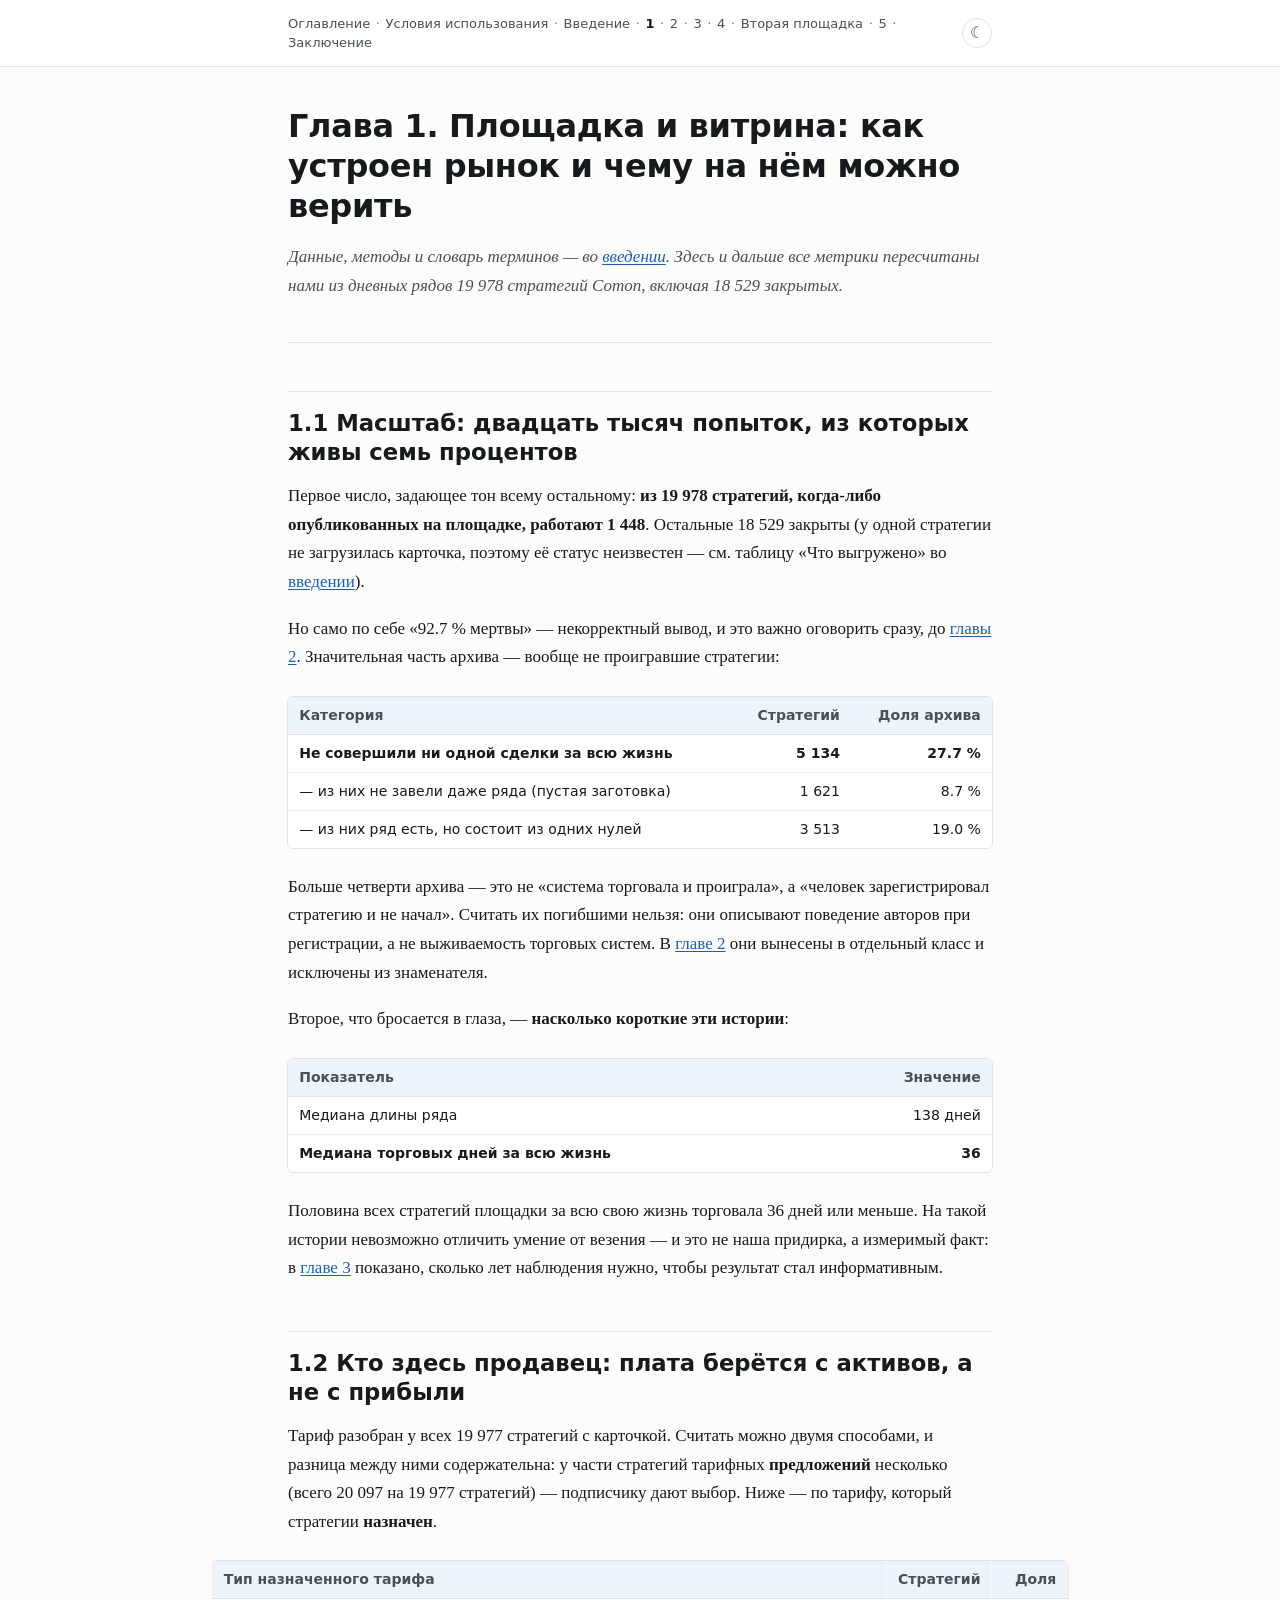
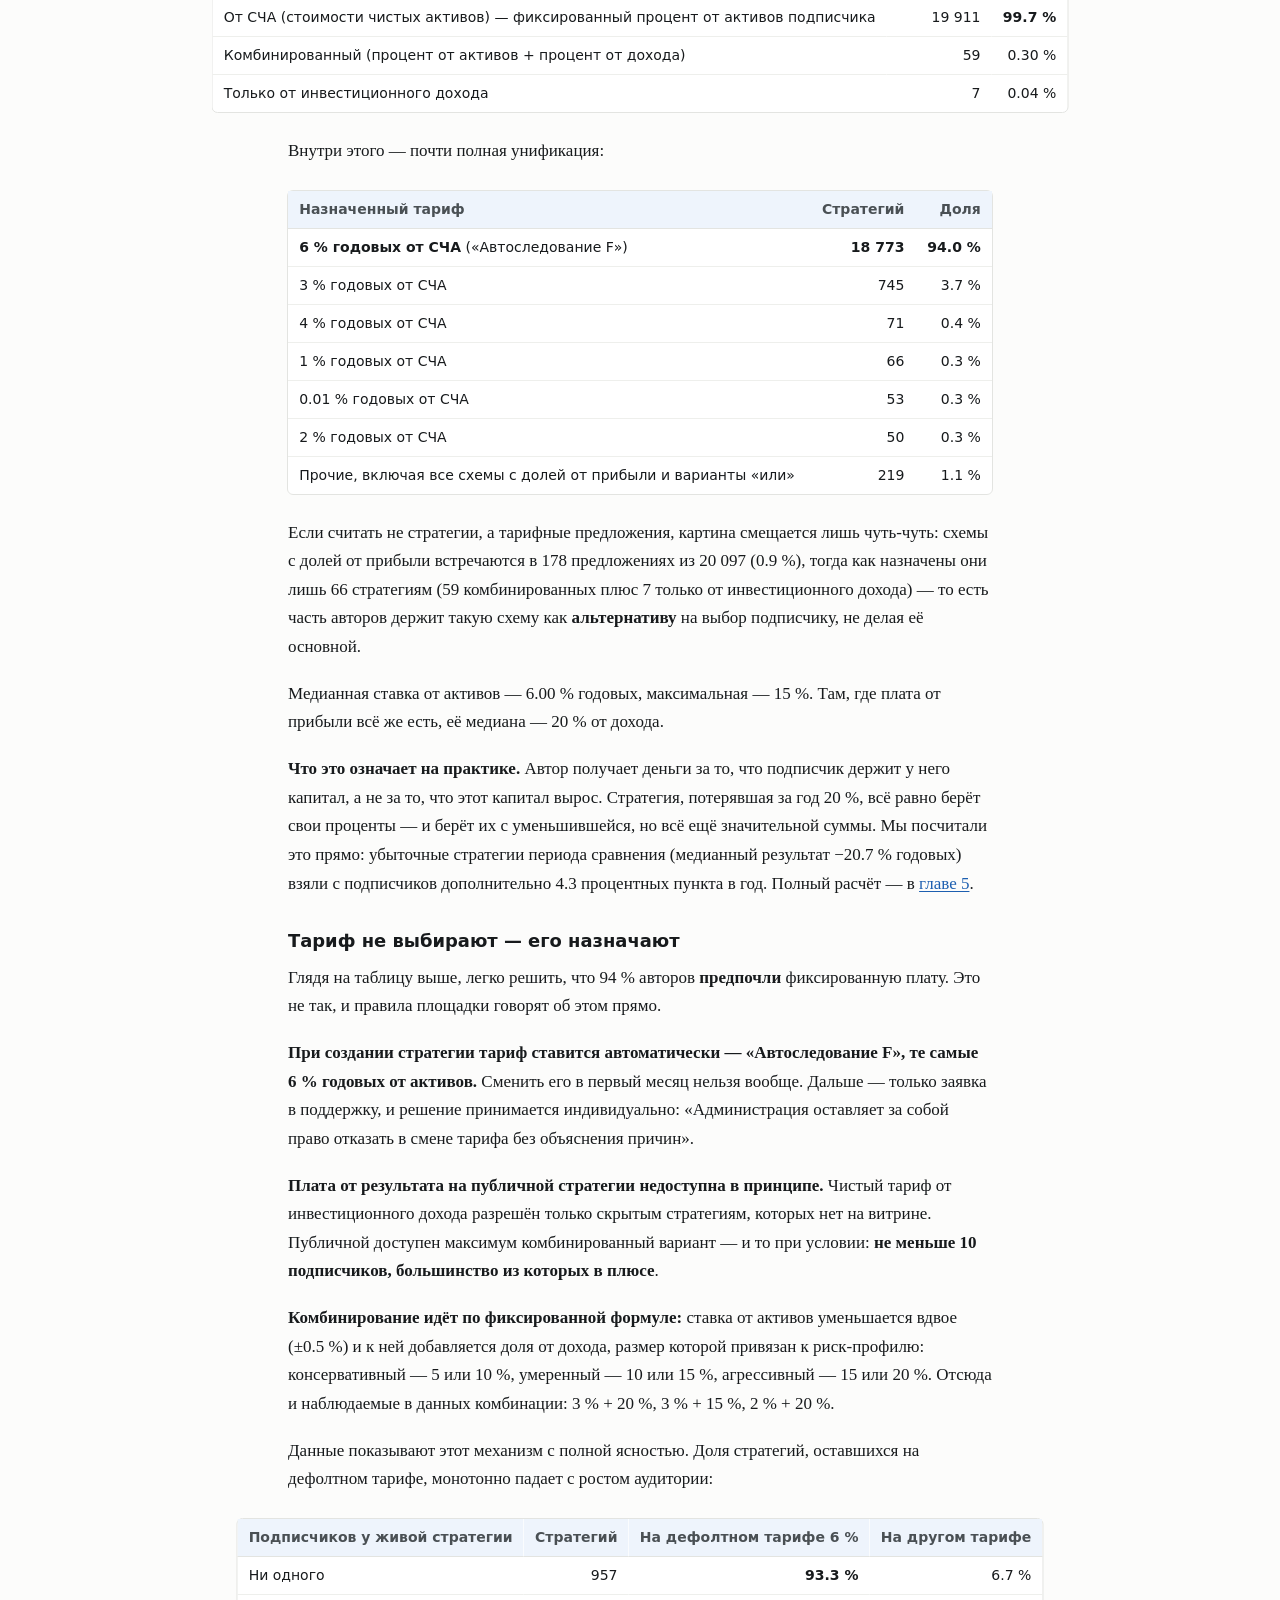
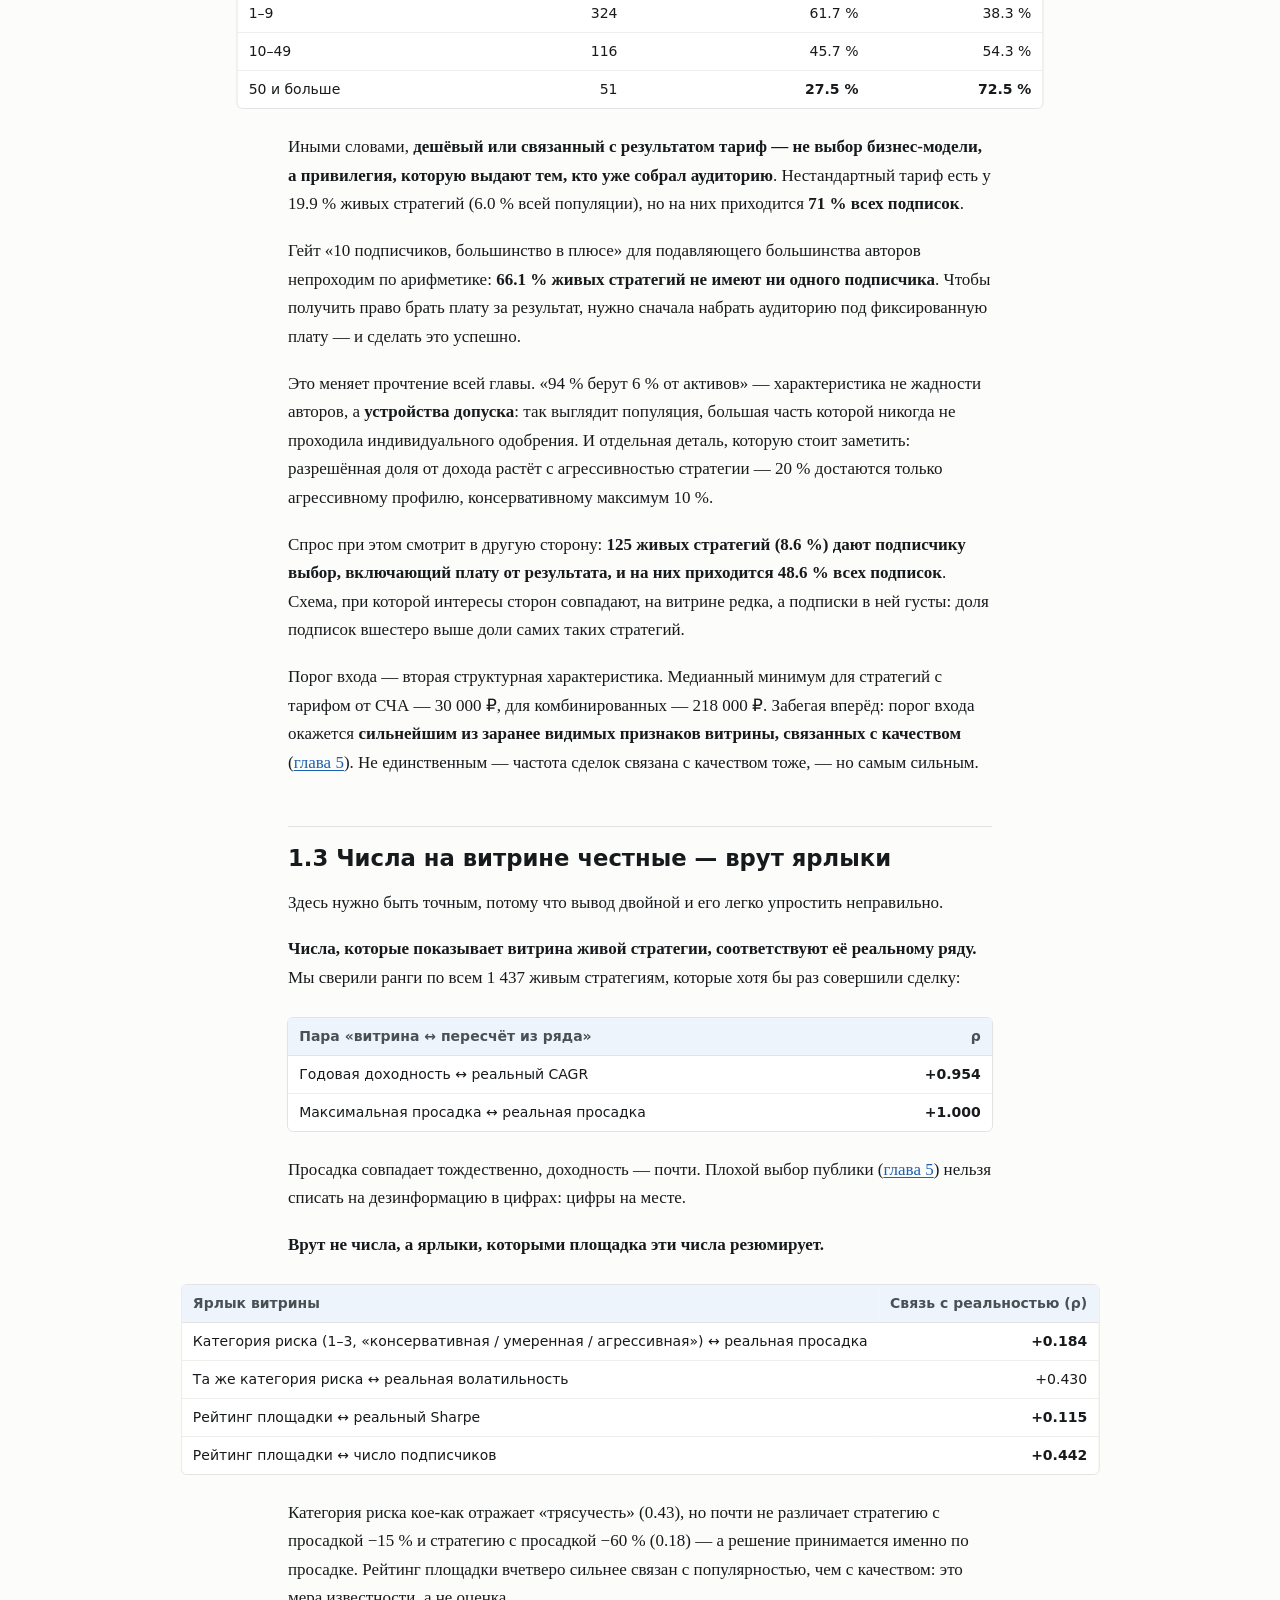
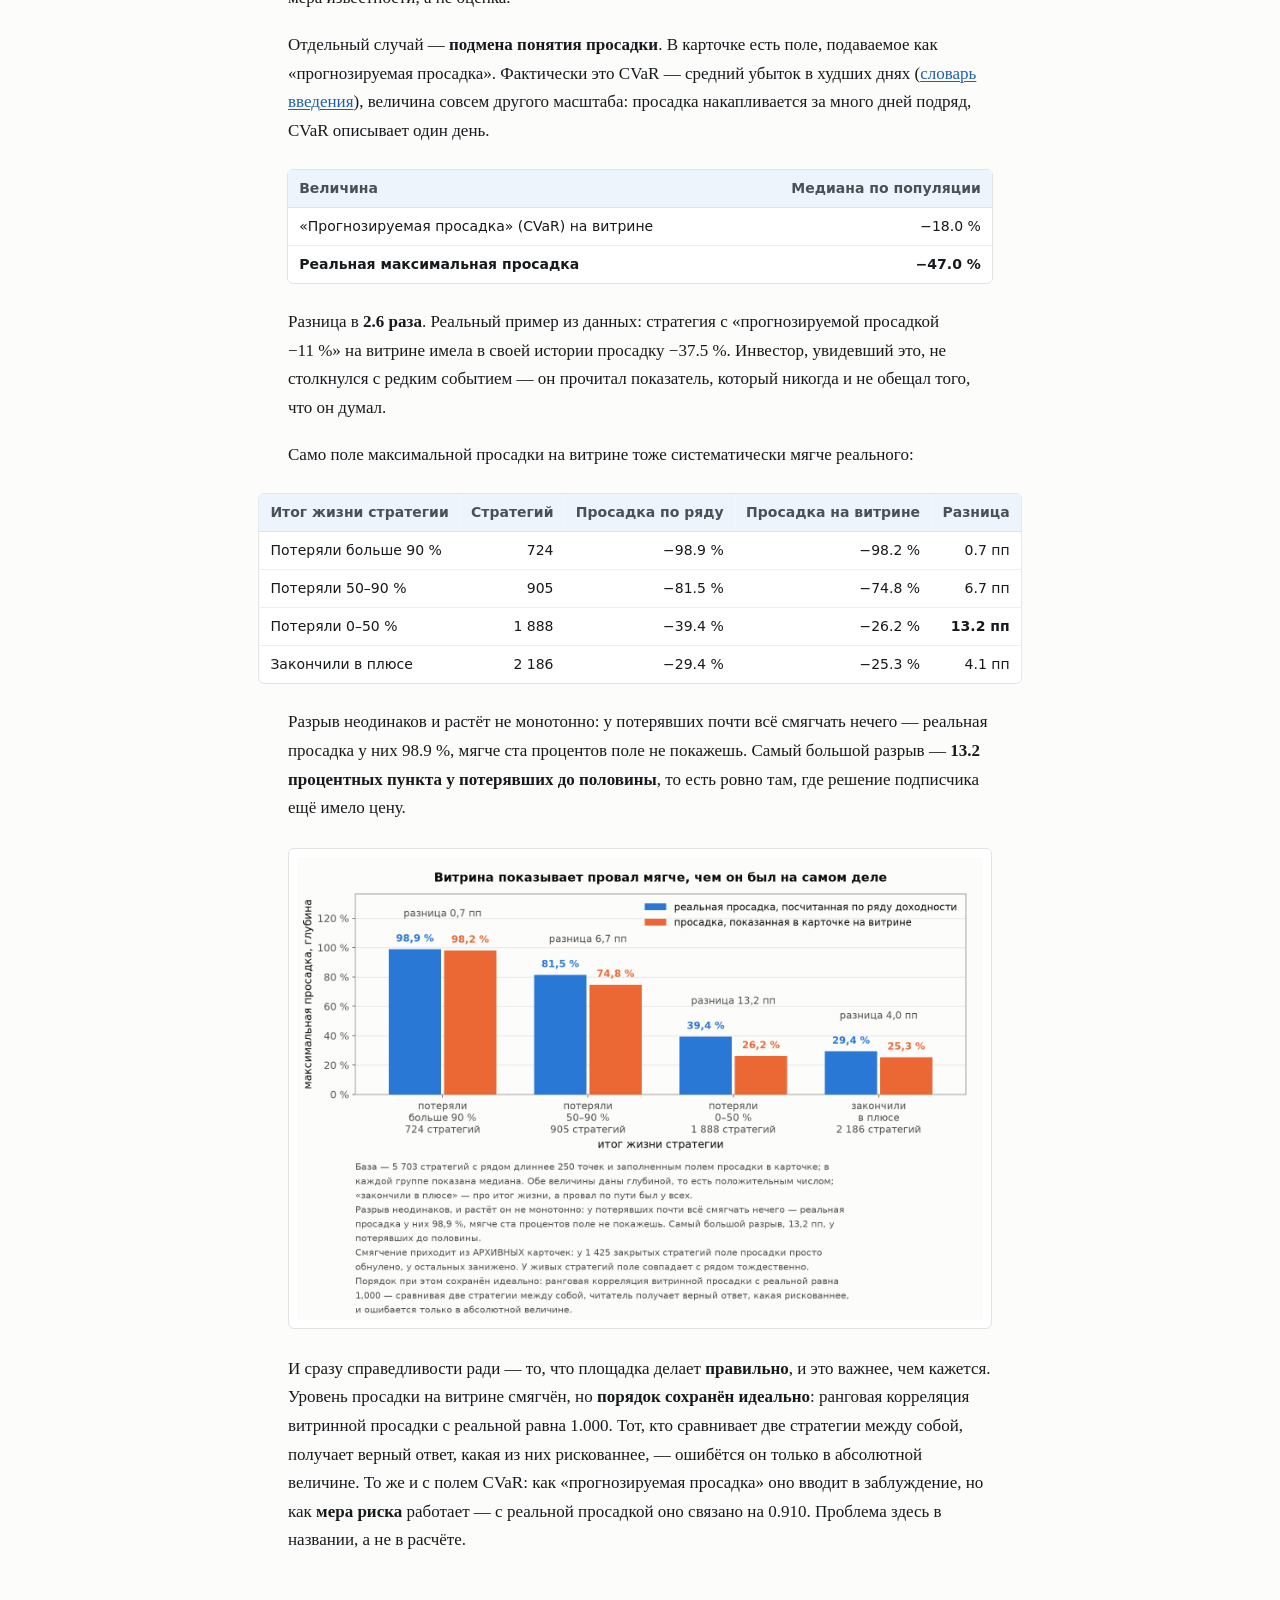
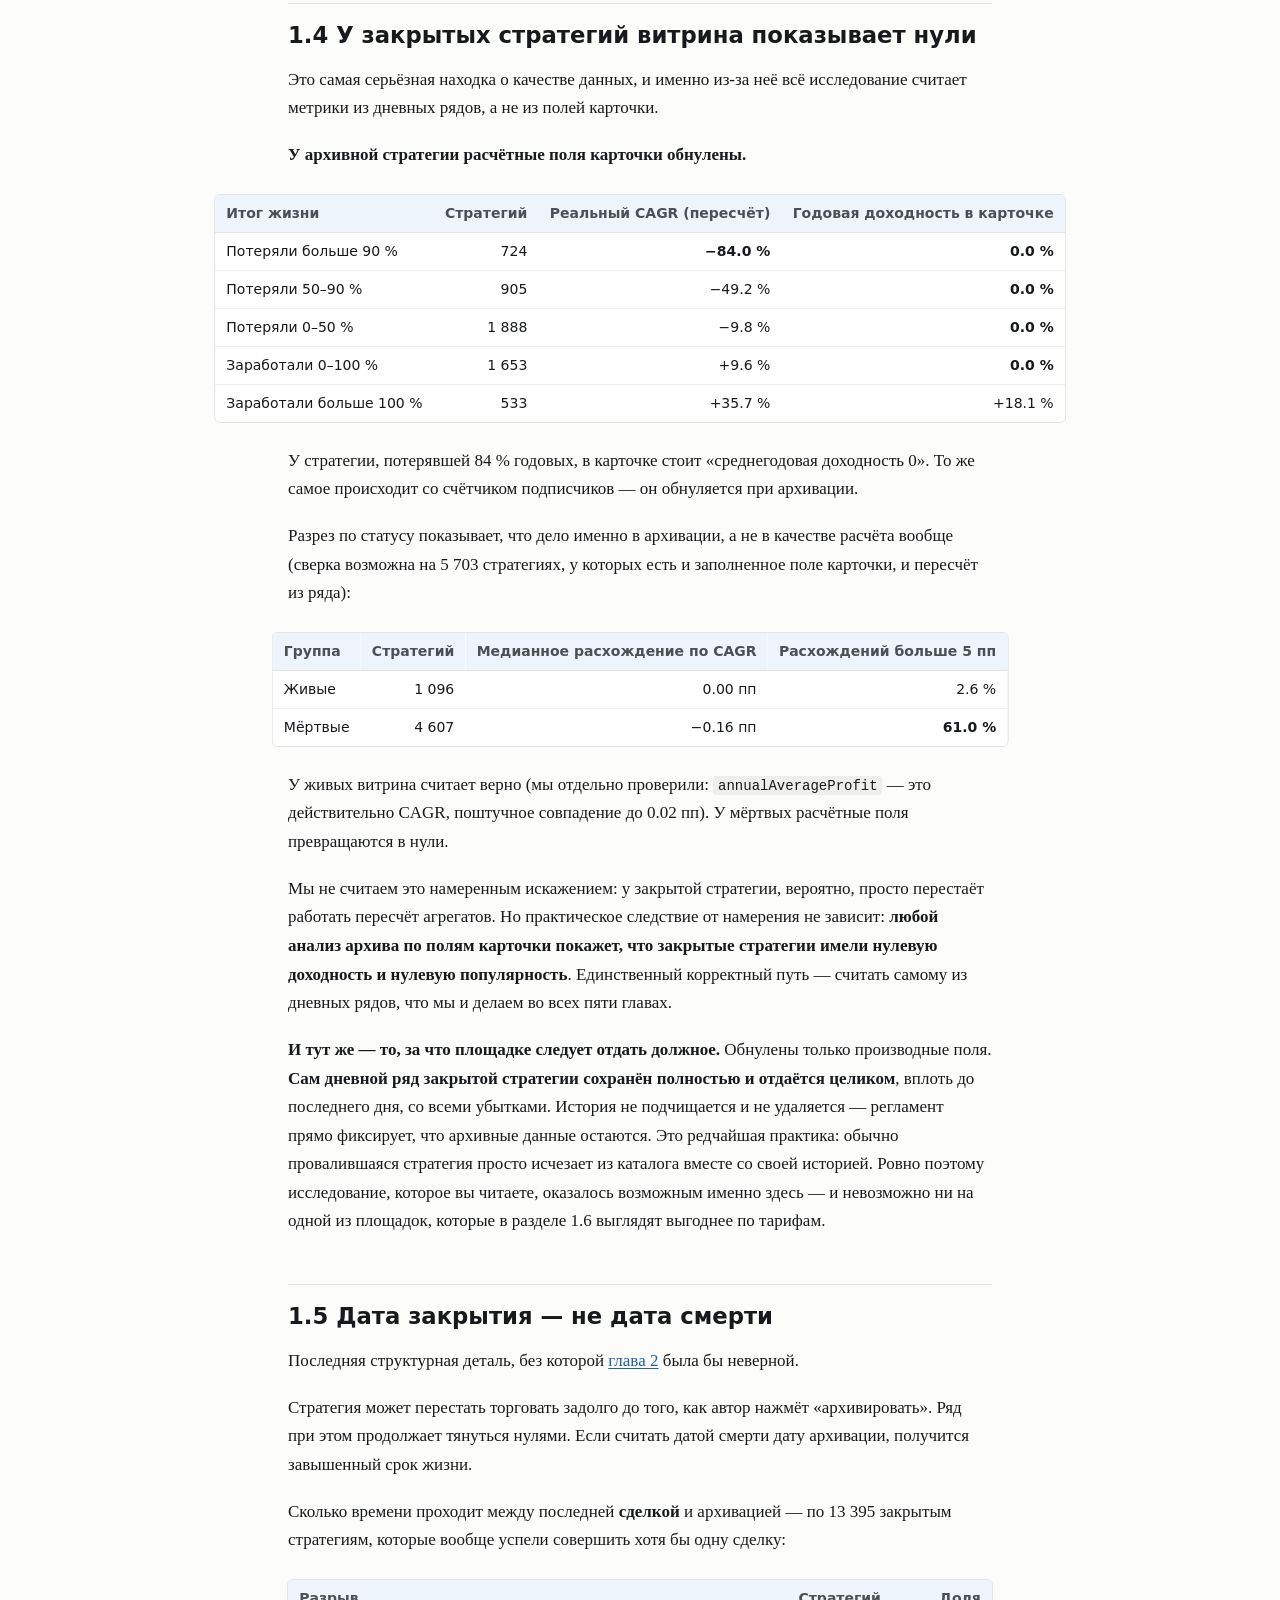
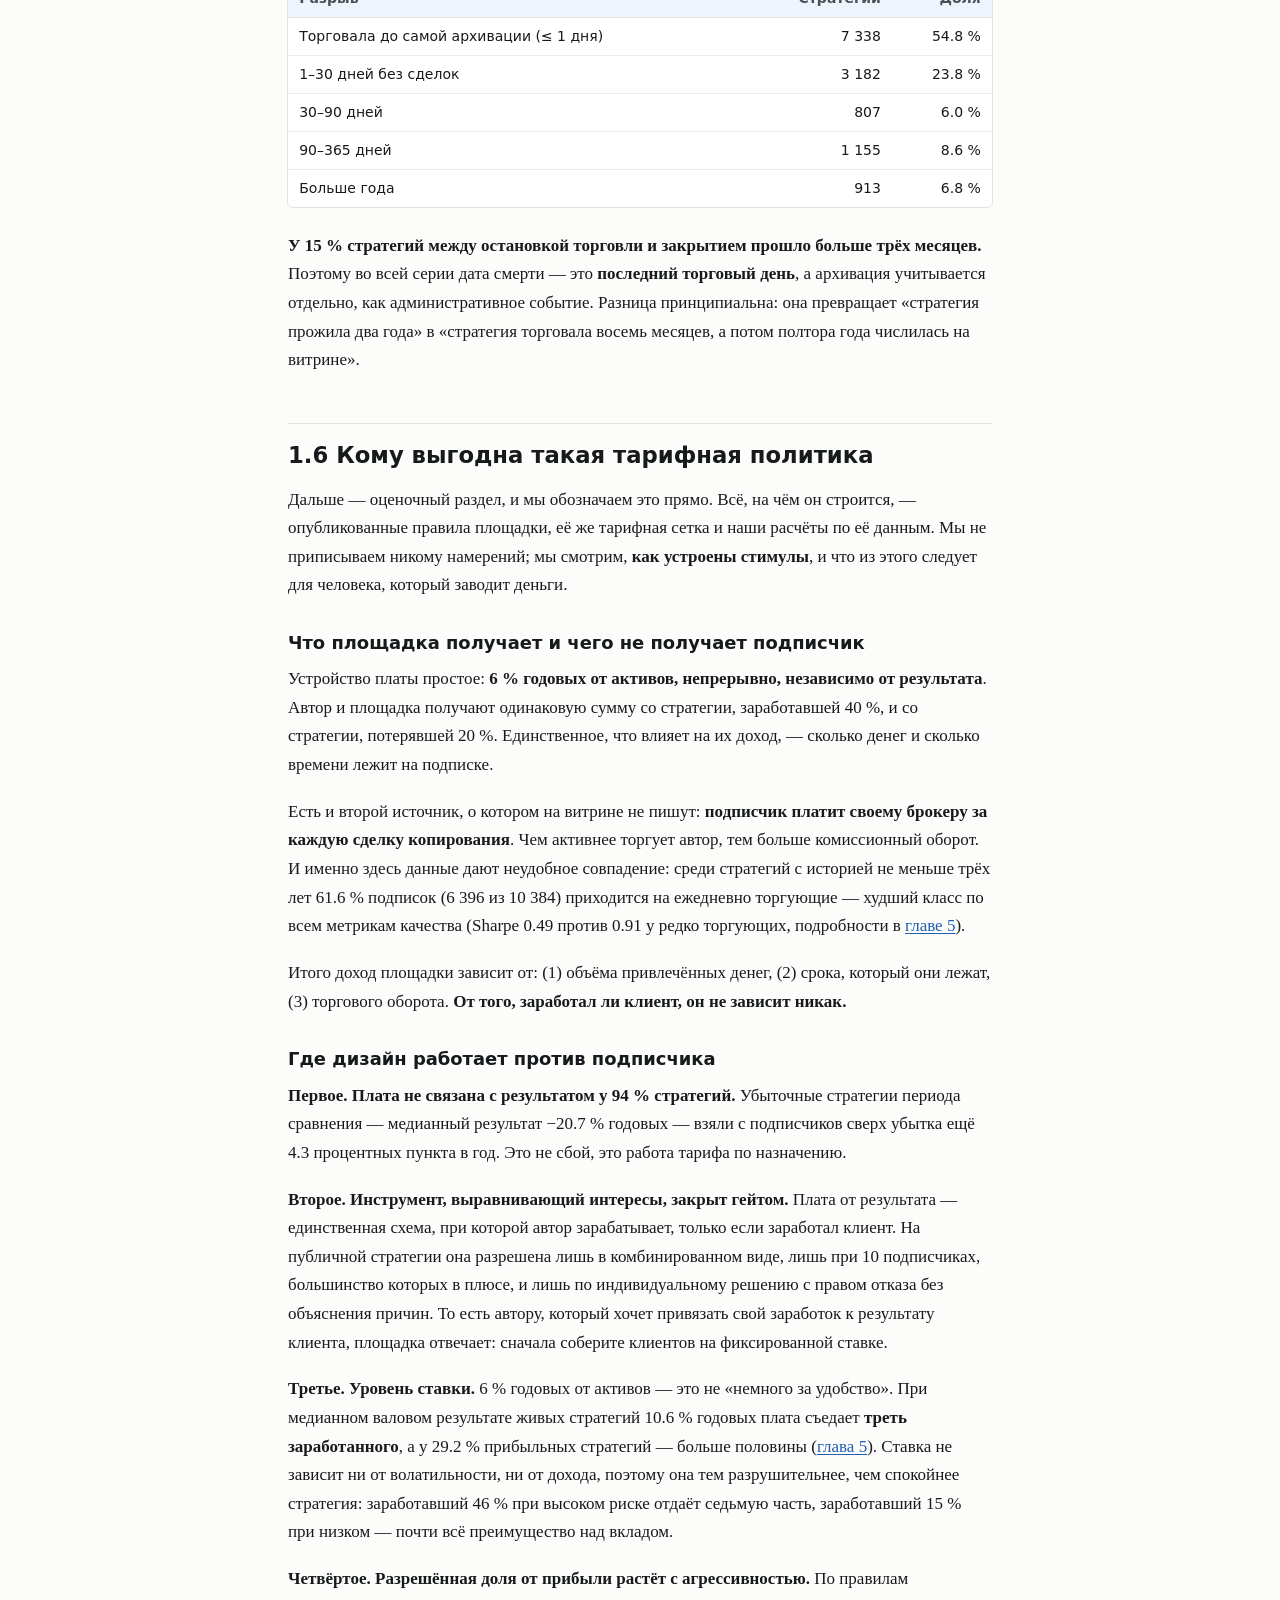
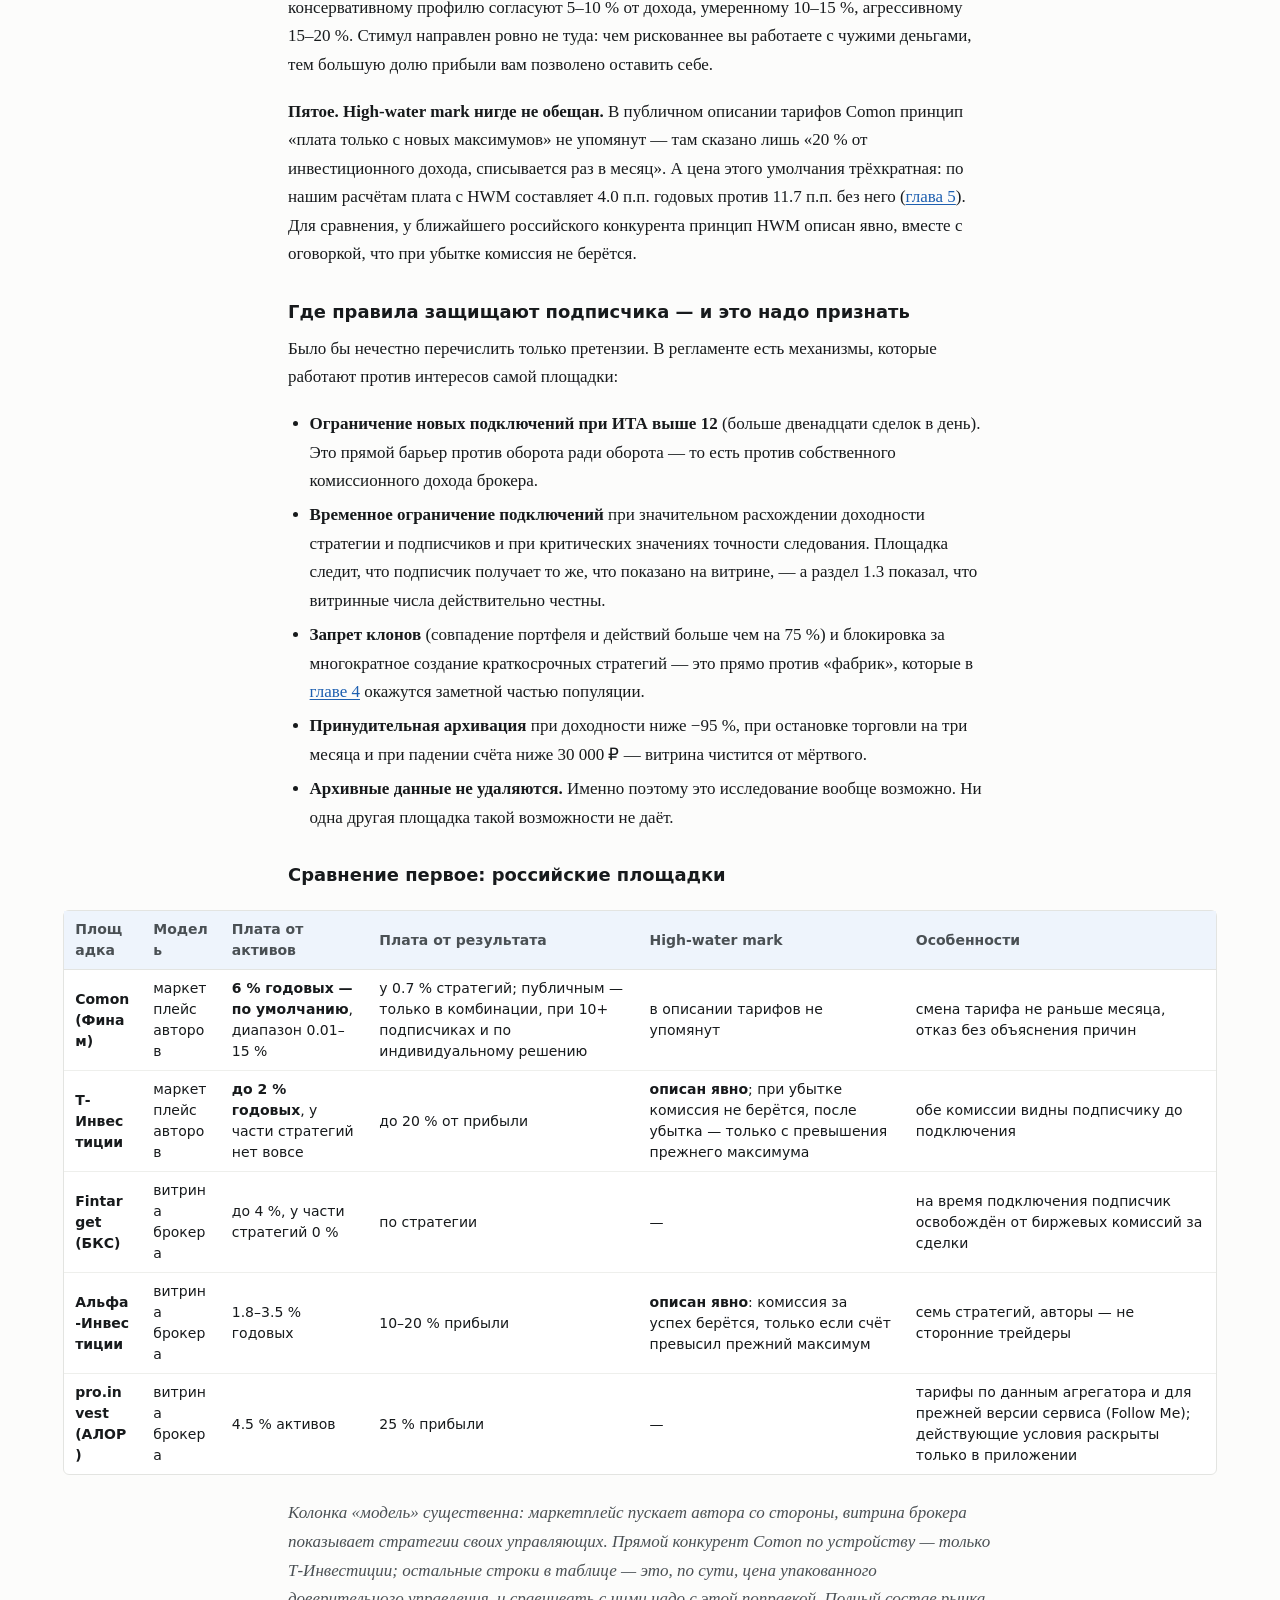
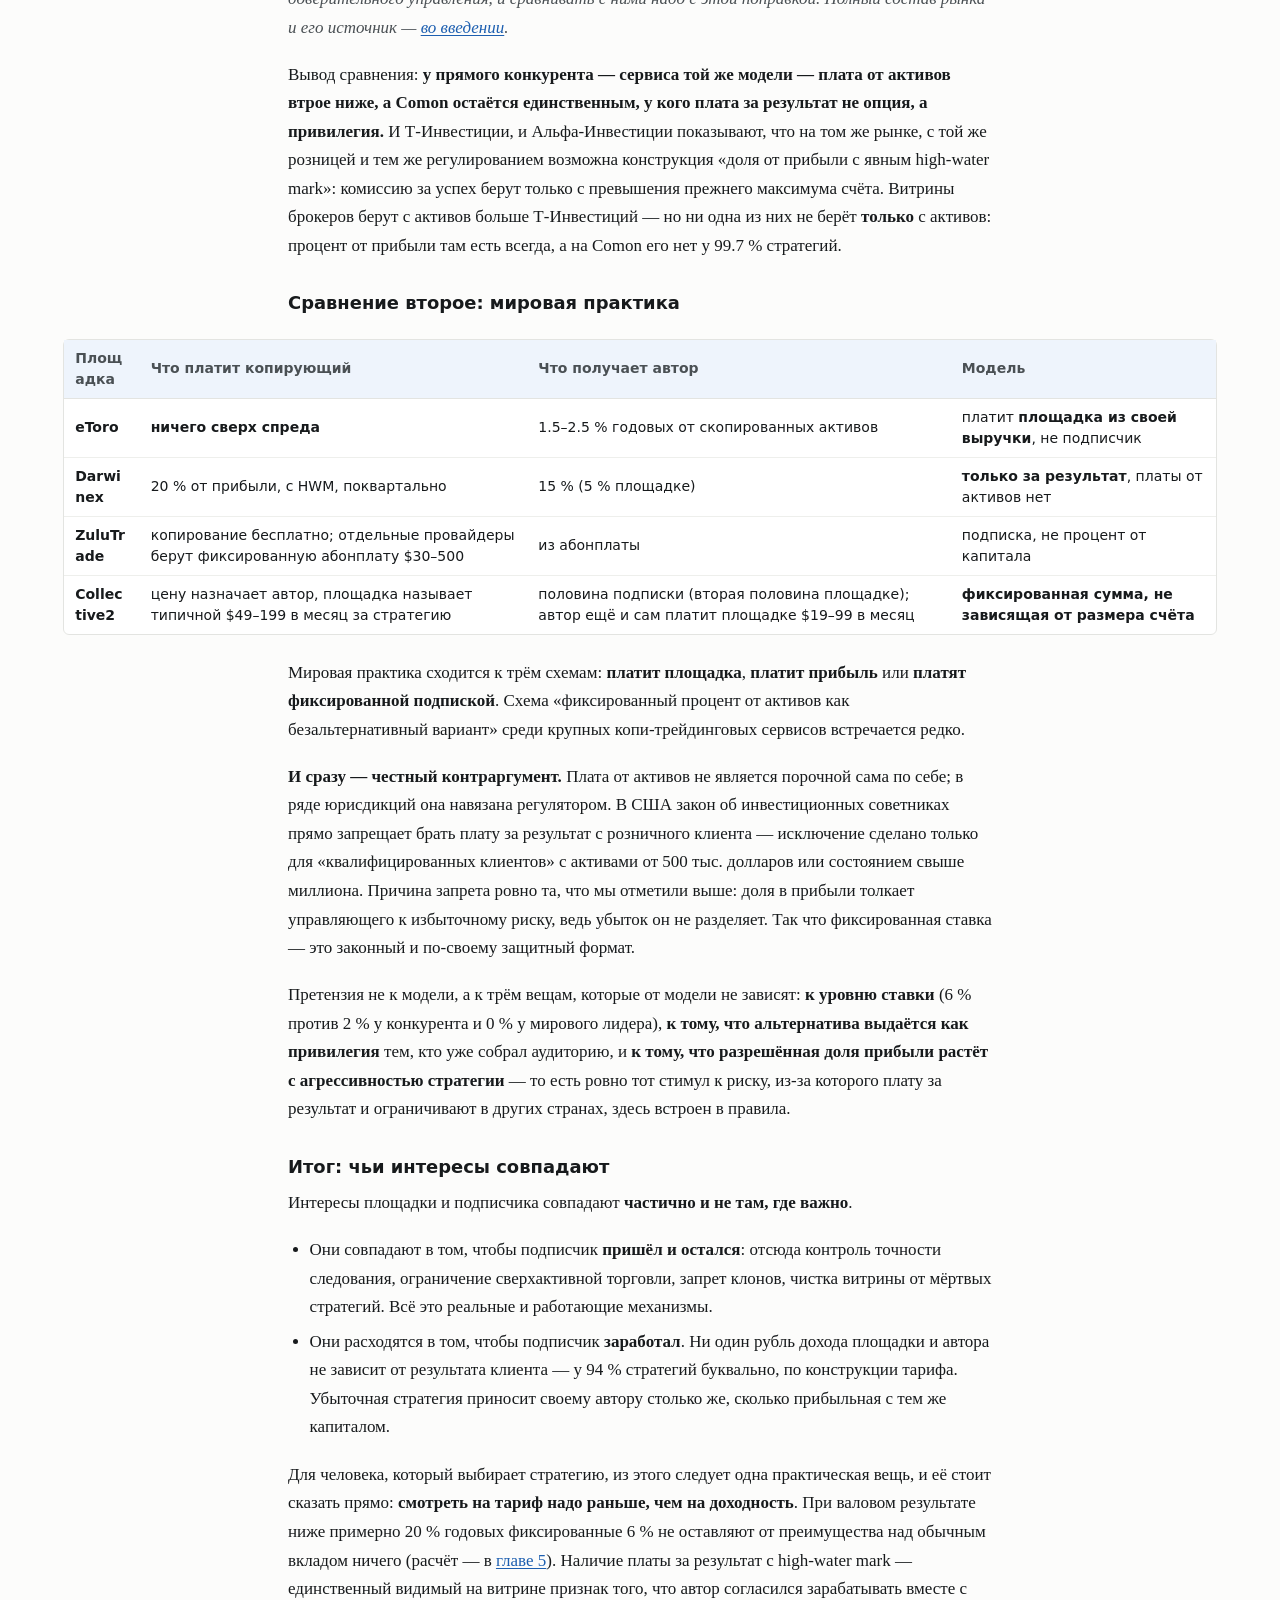
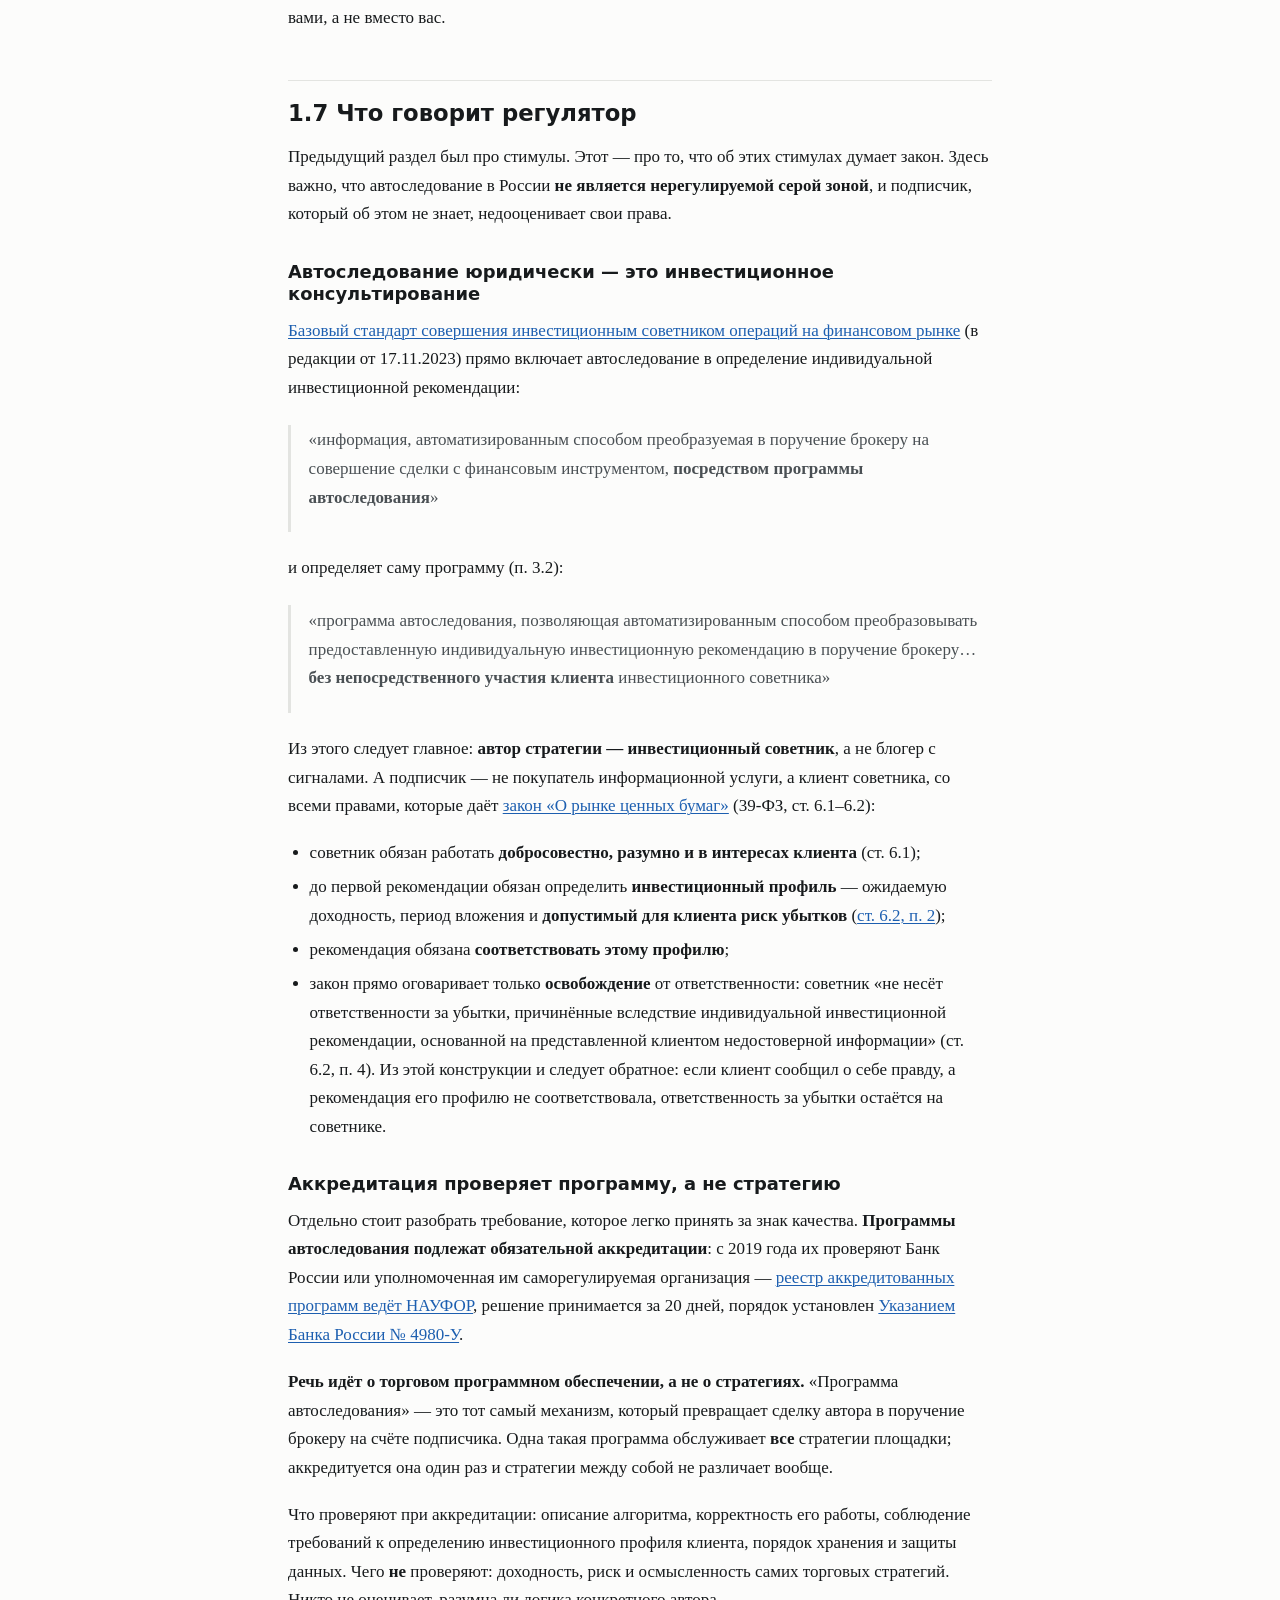
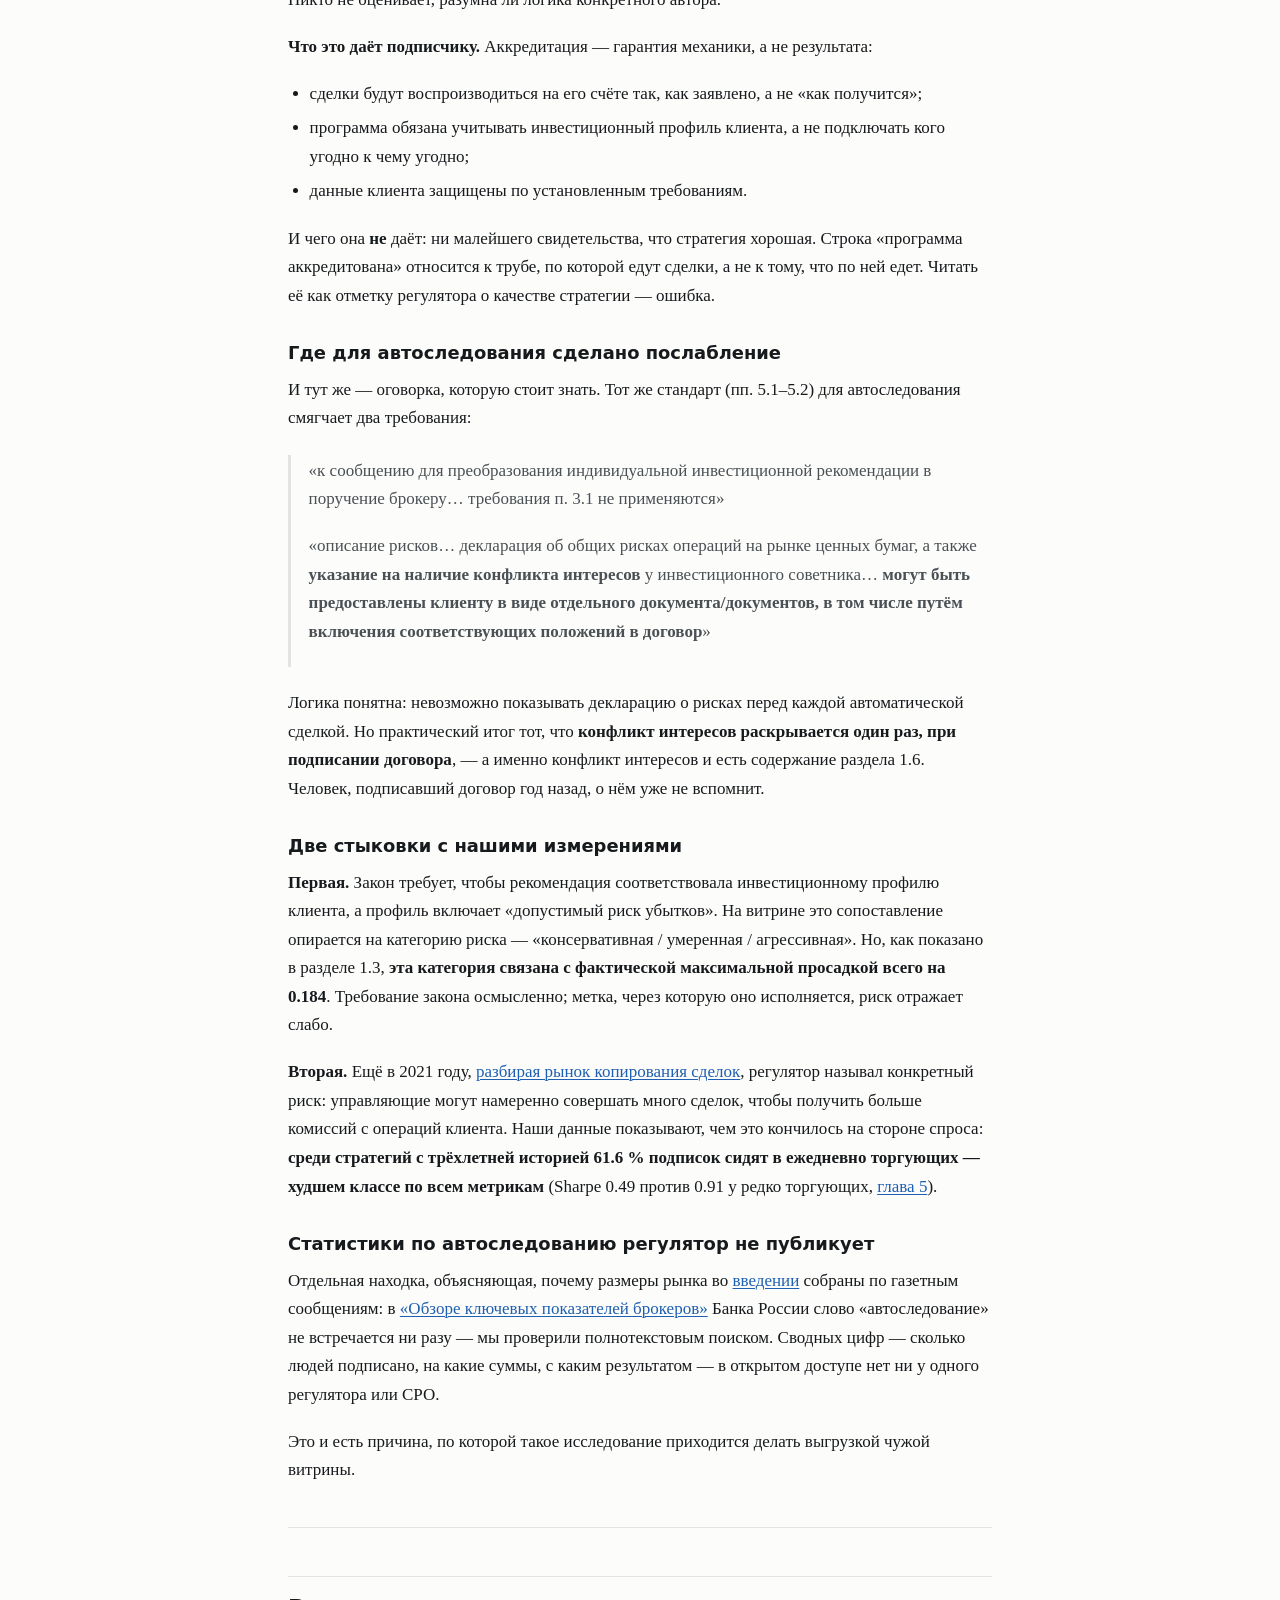
<file: html/comon-story-1-market.html>
<!doctype html>
<html lang="ru">
<head>
<!-- Yandex.Metrika counter -->
<script type="text/javascript">
    (function(m,e,t,r,i,k,a){
        m[i]=m[i]||function(){(m[i].a=m[i].a||[]).push(arguments)};
        m[i].l=1*new Date();
        for (var j = 0; j < document.scripts.length; j++) {if (document.scripts[j].src === r) { return; }}
        k=e.createElement(t),a=e.getElementsByTagName(t)[0],k.async=1,k.src=r,a.parentNode.insertBefore(k,a)
    })(window, document,'script','https://mc.yandex.ru/metrika/tag.js?id=111629219', 'ym');

    ym(111629219, 'init', {ssr:true, webvisor:true, clickmap:true, ecommerce:"dataLayer", referrer: document.referrer, url: location.href, accurateTrackBounce:true, trackLinks:true});
</script>
<noscript><div><img src="https://mc.yandex.ru/watch/111629219" style="position:absolute; left:-9999px;" alt="" /></div></noscript>
<!-- /Yandex.Metrika counter -->
<script data-goatcounter="https://comon-story.goatcounter.com/count"
        async src="//gc.zgo.at/count.js"></script>
<meta charset="utf-8">
<meta name="viewport" content="width=device-width, initial-scale=1">
<title>Глава 1. Площадка и витрина: как устроен рынок и чему на нём можно верить</title>
<script>(function(){try{var t=localStorage.getItem('theme');if(t==='dark'||t==='light')document.documentElement.setAttribute('data-theme',t);}catch(e){}})();</script>
<link rel="stylesheet" href="style.css">
</head>
<body>
<nav class="topbar"><div class="wrap"><span class="nav-links"><a href="index.html">Оглавление</a><span class="sep">·</span><a href="comon-story-license.html">Условия использования</a><span class="sep">·</span><a href="comon-story-0-intro.html">Введение</a><span class="sep">·</span><span class="here">1</span><span class="sep">·</span><a href="comon-story-2-survival.html">2</a><span class="sep">·</span><a href="comon-story-3-returns.html">3</a><span class="sep">·</span><a href="comon-story-4-authors.html">4</a><span class="sep">·</span><a href="comon-story-4b-interlude.html">Вторая площадка</a><span class="sep">·</span><a href="comon-story-5-buyers.html">5</a><span class="sep">·</span><a href="comon-story-6-conclusion.html">Заключение</a></span><button id="theme-toggle" class="theme-toggle" type="button" hidden aria-label="Переключить тему оформления">&#9789;</button></div></nav>
<script>(function(){
  var btn = document.getElementById('theme-toggle');
  var root = document.documentElement;
  function isDark(){
    var t = root.getAttribute('data-theme');
    if (t) return t === 'dark';
    return window.matchMedia('(prefers-color-scheme: dark)').matches;
  }
  function sync(){
    var dark = isDark();
    btn.textContent = dark ? '\u2600' : '\u263E';
    btn.setAttribute('aria-label', dark ? 'Включить светлую тему' : 'Включить тёмную тему');
  }
  btn.hidden = false;
  btn.addEventListener('click', function(){
    var next = isDark() ? 'light' : 'dark';
    root.setAttribute('data-theme', next);
    try { localStorage.setItem('theme', next); } catch(e){}
    sync();
  });
  sync();
})();</script>
<main class="wrap">
<h1>Глава 1. Площадка и витрина: как устроен рынок и чему на нём можно верить</h1>

<p><em>Данные, методы и словарь терминов — во <a href="comon-story-0-intro.html">введении</a>. Здесь и дальше все метрики пересчитаны нами из дневных рядов 19&nbsp;978 стратегий Comon, включая 18&nbsp;529 закрытых.</em></p>
<hr>
<h2>1.1 Масштаб: двадцать тысяч попыток, из которых живы семь процентов</h2>
<p>Первое число, задающее тон всему остальному: <strong>из 19&nbsp;978 стратегий, когда-либо опубликованных на площадке, работают 1&nbsp;448</strong>. Остальные 18&nbsp;529 закрыты (у одной стратегии не загрузилась карточка, поэтому её статус неизвестен — см. таблицу «Что выгружено» во <a href="comon-story-0-intro.html">введении</a>).</p>
<p>Но само по себе «92.7&nbsp;% мертвы» — некорректный вывод, и это важно оговорить сразу, до <a href="comon-story-2-survival.html">главы 2</a>. Значительная часть архива — вообще не проигравшие стратегии:</p>
<div class="tablewrap"><table>
<thead>
<tr>
<th>Категория</th>
<th style="text-align: right;">Стратегий</th>
<th style="text-align: right;">Доля архива</th>
</tr>
</thead>
<tbody>
<tr>
<td><strong>Не совершили ни одной сделки за всю жизнь</strong></td>
<td style="text-align: right;"><strong>5&nbsp;134</strong></td>
<td style="text-align: right;"><strong>27.7&nbsp;%</strong></td>
</tr>
<tr>
<td>— из них не завели даже ряда (пустая заготовка)</td>
<td style="text-align: right;">1&nbsp;621</td>
<td style="text-align: right;">8.7&nbsp;%</td>
</tr>
<tr>
<td>— из них ряд есть, но состоит из одних нулей</td>
<td style="text-align: right;">3&nbsp;513</td>
<td style="text-align: right;">19.0&nbsp;%</td>
</tr>
</tbody>
</table></div>
<p>Больше четверти архива — это не «система торговала и проиграла», а «человек зарегистрировал стратегию и не начал». Считать их погибшими нельзя: они описывают поведение авторов при регистрации, а не выживаемость торговых систем. В <a href="comon-story-2-survival.html">главе 2</a> они вынесены в отдельный класс и исключены из знаменателя.</p>
<p>Второе, что бросается в глаза, — <strong>насколько короткие эти истории</strong>:</p>
<div class="tablewrap"><table>
<thead>
<tr>
<th>Показатель</th>
<th style="text-align: right;">Значение</th>
</tr>
</thead>
<tbody>
<tr>
<td>Медиана длины ряда</td>
<td style="text-align: right;">138 дней</td>
</tr>
<tr>
<td><strong>Медиана торговых дней за всю жизнь</strong></td>
<td style="text-align: right;"><strong>36</strong></td>
</tr>
</tbody>
</table></div>
<p>Половина всех стратегий площадки за всю свою жизнь торговала 36 дней или меньше. На такой истории невозможно отличить умение от везения — и это не наша придирка, а измеримый факт: в <a href="comon-story-3-returns.html">главе 3</a> показано, сколько лет наблюдения нужно, чтобы результат стал информативным.</p>
<h2>1.2 Кто здесь продавец: плата берётся с активов, а не с прибыли</h2>
<p>Тариф разобран у всех 19&nbsp;977 стратегий с карточкой. Считать можно двумя способами, и разница между ними содержательна: у части стратегий тарифных <strong>предложений</strong> несколько (всего 20&nbsp;097 на 19&nbsp;977 стратегий) — подписчику дают выбор. Ниже — по тарифу, который стратегии <strong>назначен</strong>.</p>
<div class="tablewrap"><table>
<thead>
<tr>
<th>Тип назначенного тарифа</th>
<th style="text-align: right;">Стратегий</th>
<th style="text-align: right;">Доля</th>
</tr>
</thead>
<tbody>
<tr>
<td>От СЧА (стоимости чистых активов) — фиксированный процент от активов подписчика</td>
<td style="text-align: right;">19&nbsp;911</td>
<td style="text-align: right;"><strong>99.7&nbsp;%</strong></td>
</tr>
<tr>
<td>Комбинированный (процент от активов + процент от дохода)</td>
<td style="text-align: right;">59</td>
<td style="text-align: right;">0.30&nbsp;%</td>
</tr>
<tr>
<td>Только от инвестиционного дохода</td>
<td style="text-align: right;">7</td>
<td style="text-align: right;">0.04&nbsp;%</td>
</tr>
</tbody>
</table></div>
<p>Внутри этого — почти полная унификация:</p>
<div class="tablewrap"><table>
<thead>
<tr>
<th>Назначенный тариф</th>
<th style="text-align: right;">Стратегий</th>
<th style="text-align: right;">Доля</th>
</tr>
</thead>
<tbody>
<tr>
<td><strong>6&nbsp;% годовых от СЧА</strong> («Автоследование F»)</td>
<td style="text-align: right;"><strong>18&nbsp;773</strong></td>
<td style="text-align: right;"><strong>94.0&nbsp;%</strong></td>
</tr>
<tr>
<td>3&nbsp;% годовых от СЧА</td>
<td style="text-align: right;">745</td>
<td style="text-align: right;">3.7&nbsp;%</td>
</tr>
<tr>
<td>4&nbsp;% годовых от СЧА</td>
<td style="text-align: right;">71</td>
<td style="text-align: right;">0.4&nbsp;%</td>
</tr>
<tr>
<td>1&nbsp;% годовых от СЧА</td>
<td style="text-align: right;">66</td>
<td style="text-align: right;">0.3&nbsp;%</td>
</tr>
<tr>
<td>0.01&nbsp;% годовых от СЧА</td>
<td style="text-align: right;">53</td>
<td style="text-align: right;">0.3&nbsp;%</td>
</tr>
<tr>
<td>2&nbsp;% годовых от СЧА</td>
<td style="text-align: right;">50</td>
<td style="text-align: right;">0.3&nbsp;%</td>
</tr>
<tr>
<td>Прочие, включая все схемы с долей от прибыли и варианты «или»</td>
<td style="text-align: right;">219</td>
<td style="text-align: right;">1.1&nbsp;%</td>
</tr>
</tbody>
</table></div>
<p>Если считать не стратегии, а тарифные предложения, картина смещается лишь чуть-чуть: схемы с долей от прибыли встречаются в 178 предложениях из 20&nbsp;097 (0.9&nbsp;%), тогда как назначены они лишь 66 стратегиям (59 комбинированных плюс 7 только от инвестиционного дохода) — то есть часть авторов держит такую схему как <strong>альтернативу</strong> на выбор подписчику, не делая её основной.</p>
<p>Медианная ставка от активов — 6.00&nbsp;% годовых, максимальная — 15&nbsp;%. Там, где плата от прибыли всё же есть, её медиана — 20&nbsp;% от дохода.</p>
<p><strong>Что это означает на практике.</strong> Автор получает деньги за то, что подписчик держит у него капитал, а не за то, что этот капитал вырос. Стратегия, потерявшая за год 20&nbsp;%, всё равно берёт свои проценты — и берёт их с уменьшившейся, но всё ещё значительной суммы. Мы посчитали это прямо: убыточные стратегии периода сравнения (медианный результат −20.7&nbsp;% годовых) взяли с подписчиков дополнительно 4.3 процентных пункта в год. Полный расчёт — в <a href="comon-story-5-buyers.html">главе 5</a>.</p>
<h3>Тариф не выбирают — его назначают</h3>
<p>Глядя на таблицу выше, легко решить, что 94&nbsp;% авторов <strong>предпочли</strong> фиксированную плату. Это не так, и правила площадки говорят об этом прямо.</p>
<p><strong>При создании стратегии тариф ставится автоматически — «Автоследование F», те самые 6&nbsp;% годовых от активов.</strong> Сменить его в первый месяц нельзя вообще. Дальше — только заявка в поддержку, и решение принимается индивидуально: «Администрация оставляет за собой право отказать в смене тарифа без объяснения причин».</p>
<p><strong>Плата от результата на публичной стратегии недоступна в принципе.</strong> Чистый тариф от инвестиционного дохода разрешён только скрытым стратегиям, которых нет на витрине. Публичной доступен максимум комбинированный вариант — и то при условии: <strong>не меньше 10 подписчиков, большинство из которых в плюсе</strong>.</p>
<p><strong>Комбинирование идёт по фиксированной формуле:</strong> ставка от активов уменьшается вдвое (±0.5&nbsp;%) и к ней добавляется доля от дохода, размер которой привязан к риск-профилю: консервативный — 5 или 10&nbsp;%, умеренный — 10 или 15&nbsp;%, агрессивный — 15 или 20&nbsp;%. Отсюда и наблюдаемые в данных комбинации: 3&nbsp;% + 20&nbsp;%, 3&nbsp;% + 15&nbsp;%, 2&nbsp;% + 20&nbsp;%.</p>
<p>Данные показывают этот механизм с полной ясностью. Доля стратегий, оставшихся на дефолтном тарифе, монотонно падает с ростом аудитории:</p>
<div class="tablewrap"><table>
<thead>
<tr>
<th>Подписчиков у живой стратегии</th>
<th style="text-align: right;">Стратегий</th>
<th style="text-align: right;">На дефолтном тарифе 6&nbsp;%</th>
<th style="text-align: right;">На другом тарифе</th>
</tr>
</thead>
<tbody>
<tr>
<td>Ни одного</td>
<td style="text-align: right;">957</td>
<td style="text-align: right;"><strong>93.3&nbsp;%</strong></td>
<td style="text-align: right;">6.7&nbsp;%</td>
</tr>
<tr>
<td>1–9</td>
<td style="text-align: right;">324</td>
<td style="text-align: right;">61.7&nbsp;%</td>
<td style="text-align: right;">38.3&nbsp;%</td>
</tr>
<tr>
<td>10–49</td>
<td style="text-align: right;">116</td>
<td style="text-align: right;">45.7&nbsp;%</td>
<td style="text-align: right;">54.3&nbsp;%</td>
</tr>
<tr>
<td>50 и больше</td>
<td style="text-align: right;">51</td>
<td style="text-align: right;"><strong>27.5&nbsp;%</strong></td>
<td style="text-align: right;"><strong>72.5&nbsp;%</strong></td>
</tr>
</tbody>
</table></div>
<p>Иными словами, <strong>дешёвый или связанный с результатом тариф — не выбор бизнес-модели, а привилегия, которую выдают тем, кто уже собрал аудиторию</strong>. Нестандартный тариф есть у 19.9&nbsp;% живых стратегий (6.0&nbsp;% всей популяции), но на них приходится <strong>71&nbsp;% всех подписок</strong>.</p>
<p>Гейт «10 подписчиков, большинство в плюсе» для подавляющего большинства авторов непроходим по арифметике: <strong>66.1&nbsp;% живых стратегий не имеют ни одного подписчика</strong>. Чтобы получить право брать плату за результат, нужно сначала набрать аудиторию под фиксированную плату — и сделать это успешно.</p>
<p>Это меняет прочтение всей главы. «94&nbsp;% берут 6&nbsp;% от активов» — характеристика не жадности авторов, а <strong>устройства допуска</strong>: так выглядит популяция, большая часть которой никогда не проходила индивидуального одобрения. И отдельная деталь, которую стоит заметить: разрешённая доля от дохода растёт с агрессивностью стратегии — 20&nbsp;% достаются только агрессивному профилю, консервативному максимум 10&nbsp;%.</p>
<p>Спрос при этом смотрит в другую сторону: <strong>125 живых стратегий (8.6&nbsp;%) дают подписчику выбор, включающий плату от результата, и на них приходится 48.6&nbsp;% всех подписок</strong>. Схема, при которой интересы сторон совпадают, на витрине редка, а подписки в ней густы: доля подписок вшестеро выше доли самих таких стратегий.</p>
<p>Порог входа — вторая структурная характеристика. Медианный минимум для стратегий с тарифом от СЧА — 30&nbsp;000 ₽, для комбинированных — 218&nbsp;000 ₽. Забегая вперёд: порог входа окажется <strong>сильнейшим из заранее видимых признаков витрины, связанных с качеством</strong> (<a href="comon-story-5-buyers.html">глава 5</a>). Не единственным — частота сделок связана с качеством тоже, — но самым сильным.</p>
<h2>1.3 Числа на витрине честные — врут ярлыки</h2>
<p>Здесь нужно быть точным, потому что вывод двойной и его легко упростить неправильно.</p>
<p><strong>Числа, которые показывает витрина живой стратегии, соответствуют её реальному ряду.</strong> Мы сверили ранги по всем 1&nbsp;437 живым стратегиям, которые хотя бы раз совершили сделку:</p>
<div class="tablewrap"><table>
<thead>
<tr>
<th>Пара «витрина ↔ пересчёт из ряда»</th>
<th style="text-align: right;">ρ</th>
</tr>
</thead>
<tbody>
<tr>
<td>Годовая доходность ↔ реальный CAGR</td>
<td style="text-align: right;"><strong>+0.954</strong></td>
</tr>
<tr>
<td>Максимальная просадка ↔ реальная просадка</td>
<td style="text-align: right;"><strong>+1.000</strong></td>
</tr>
</tbody>
</table></div>
<p>Просадка совпадает тождественно, доходность — почти. Плохой выбор публики (<a href="comon-story-5-buyers.html">глава 5</a>) нельзя списать на дезинформацию в цифрах: цифры на месте.</p>
<p><strong>Врут не числа, а ярлыки, которыми площадка эти числа резюмирует.</strong></p>
<div class="tablewrap"><table>
<thead>
<tr>
<th>Ярлык витрины</th>
<th style="text-align: right;">Связь с реальностью (ρ)</th>
</tr>
</thead>
<tbody>
<tr>
<td>Категория риска (1–3, «консервативная / умеренная / агрессивная») ↔ реальная просадка</td>
<td style="text-align: right;"><strong>+0.184</strong></td>
</tr>
<tr>
<td>Та же категория риска ↔ реальная волатильность</td>
<td style="text-align: right;">+0.430</td>
</tr>
<tr>
<td>Рейтинг площадки ↔ реальный Sharpe</td>
<td style="text-align: right;"><strong>+0.115</strong></td>
</tr>
<tr>
<td>Рейтинг площадки ↔ число подписчиков</td>
<td style="text-align: right;"><strong>+0.442</strong></td>
</tr>
</tbody>
</table></div>
<p>Категория риска кое-как отражает «трясучесть» (0.43), но почти не различает стратегию с просадкой −15&nbsp;% и стратегию с просадкой −60&nbsp;% (0.18) — а решение принимается именно по просадке. Рейтинг площадки вчетверо сильнее связан с популярностью, чем с качеством: это мера известности, а не оценка.</p>
<p>Отдельный случай — <strong>подмена понятия просадки</strong>. В карточке есть поле, подаваемое как «прогнозируемая просадка». Фактически это CVaR — средний убыток в худших днях (<a href="comon-story-0-intro.md#словарь-почему-везде-sharpe-а-не-доходность">словарь введения</a>), величина совсем другого масштаба: просадка накапливается за много дней подряд, CVaR описывает один день.</p>
<div class="tablewrap"><table>
<thead>
<tr>
<th>Величина</th>
<th style="text-align: right;">Медиана по популяции</th>
</tr>
</thead>
<tbody>
<tr>
<td>«Прогнозируемая просадка» (CVaR) на витрине</td>
<td style="text-align: right;">−18.0&nbsp;%</td>
</tr>
<tr>
<td><strong>Реальная максимальная просадка</strong></td>
<td style="text-align: right;"><strong>−47.0&nbsp;%</strong></td>
</tr>
</tbody>
</table></div>
<p>Разница в <strong>2.6 раза</strong>. Реальный пример из данных: стратегия с «прогнозируемой просадкой −11&nbsp;%» на витрине имела в своей истории просадку −37.5&nbsp;%. Инвестор, увидевший это, не столкнулся с редким событием — он прочитал показатель, который никогда и не обещал того, что он думал.</p>
<p>Само поле максимальной просадки на витрине тоже систематически мягче реального:</p>
<div class="tablewrap"><table>
<thead>
<tr>
<th>Итог жизни стратегии</th>
<th style="text-align: right;">Стратегий</th>
<th style="text-align: right;">Просадка по ряду</th>
<th style="text-align: right;">Просадка на витрине</th>
<th style="text-align: right;">Разница</th>
</tr>
</thead>
<tbody>
<tr>
<td>Потеряли больше 90&nbsp;%</td>
<td style="text-align: right;">724</td>
<td style="text-align: right;">−98.9&nbsp;%</td>
<td style="text-align: right;">−98.2&nbsp;%</td>
<td style="text-align: right;">0.7 пп</td>
</tr>
<tr>
<td>Потеряли 50–90&nbsp;%</td>
<td style="text-align: right;">905</td>
<td style="text-align: right;">−81.5&nbsp;%</td>
<td style="text-align: right;">−74.8&nbsp;%</td>
<td style="text-align: right;">6.7 пп</td>
</tr>
<tr>
<td>Потеряли 0–50&nbsp;%</td>
<td style="text-align: right;">1&nbsp;888</td>
<td style="text-align: right;">−39.4&nbsp;%</td>
<td style="text-align: right;">−26.2&nbsp;%</td>
<td style="text-align: right;"><strong>13.2 пп</strong></td>
</tr>
<tr>
<td>Закончили в плюсе</td>
<td style="text-align: right;">2&nbsp;186</td>
<td style="text-align: right;">−29.4&nbsp;%</td>
<td style="text-align: right;">−25.3&nbsp;%</td>
<td style="text-align: right;">4.1 пп</td>
</tr>
</tbody>
</table></div>
<p>Разрыв неодинаков и растёт не монотонно: у потерявших почти всё смягчать нечего — реальная просадка у них 98.9&nbsp;%, мягче ста процентов поле не покажешь. Самый большой разрыв — <strong>13.2 процентных пункта у потерявших до половины</strong>, то есть ровно там, где решение подписчика ещё имело цену.</p>
<p><a class="figure" href="../images/17-drawdown-card-vs-real.png" target="_blank" rel="noopener"><img alt="Медианная просадка по ряду против показанной на витрине, по итогу жизни стратегии" src="../images/17-drawdown-card-vs-real.png"></a></p>
<p>И сразу справедливости ради — то, что площадка делает <strong>правильно</strong>, и это важнее, чем кажется. Уровень просадки на витрине смягчён, но <strong>порядок сохранён идеально</strong>: ранговая корреляция витринной просадки с реальной равна 1.000. Тот, кто сравнивает две стратегии между собой, получает верный ответ, какая из них рискованнее, — ошибётся он только в абсолютной величине. То же и с полем CVaR: как «прогнозируемая просадка» оно вводит в заблуждение, но как <strong>мера риска</strong> работает — с реальной просадкой оно связано на 0.910. Проблема здесь в названии, а не в расчёте.</p>
<h2>1.4 У закрытых стратегий витрина показывает нули</h2>
<p>Это самая серьёзная находка о качестве данных, и именно из-за неё всё исследование считает метрики из дневных рядов, а не из полей карточки.</p>
<p><strong>У архивной стратегии расчётные поля карточки обнулены.</strong></p>
<div class="tablewrap"><table>
<thead>
<tr>
<th>Итог жизни</th>
<th style="text-align: right;">Стратегий</th>
<th style="text-align: right;">Реальный CAGR (пересчёт)</th>
<th style="text-align: right;">Годовая доходность в карточке</th>
</tr>
</thead>
<tbody>
<tr>
<td>Потеряли больше 90&nbsp;%</td>
<td style="text-align: right;">724</td>
<td style="text-align: right;"><strong>−84.0&nbsp;%</strong></td>
<td style="text-align: right;"><strong>0.0&nbsp;%</strong></td>
</tr>
<tr>
<td>Потеряли 50–90&nbsp;%</td>
<td style="text-align: right;">905</td>
<td style="text-align: right;">−49.2&nbsp;%</td>
<td style="text-align: right;"><strong>0.0&nbsp;%</strong></td>
</tr>
<tr>
<td>Потеряли 0–50&nbsp;%</td>
<td style="text-align: right;">1&nbsp;888</td>
<td style="text-align: right;">−9.8&nbsp;%</td>
<td style="text-align: right;"><strong>0.0&nbsp;%</strong></td>
</tr>
<tr>
<td>Заработали 0–100&nbsp;%</td>
<td style="text-align: right;">1&nbsp;653</td>
<td style="text-align: right;">+9.6&nbsp;%</td>
<td style="text-align: right;"><strong>0.0&nbsp;%</strong></td>
</tr>
<tr>
<td>Заработали больше 100&nbsp;%</td>
<td style="text-align: right;">533</td>
<td style="text-align: right;">+35.7&nbsp;%</td>
<td style="text-align: right;">+18.1&nbsp;%</td>
</tr>
</tbody>
</table></div>
<p>У стратегии, потерявшей 84&nbsp;% годовых, в карточке стоит «среднегодовая доходность 0». То же самое происходит со счётчиком подписчиков — он обнуляется при архивации.</p>
<p>Разрез по статусу показывает, что дело именно в архивации, а не в качестве расчёта вообще (сверка возможна на 5&nbsp;703 стратегиях, у которых есть и заполненное поле карточки, и пересчёт из ряда):</p>
<div class="tablewrap"><table>
<thead>
<tr>
<th>Группа</th>
<th style="text-align: right;">Стратегий</th>
<th style="text-align: right;">Медианное расхождение по CAGR</th>
<th style="text-align: right;">Расхождений больше 5 пп</th>
</tr>
</thead>
<tbody>
<tr>
<td>Живые</td>
<td style="text-align: right;">1&nbsp;096</td>
<td style="text-align: right;">0.00 пп</td>
<td style="text-align: right;">2.6&nbsp;%</td>
</tr>
<tr>
<td>Мёртвые</td>
<td style="text-align: right;">4&nbsp;607</td>
<td style="text-align: right;">−0.16 пп</td>
<td style="text-align: right;"><strong>61.0&nbsp;%</strong></td>
</tr>
</tbody>
</table></div>
<p>У живых витрина считает верно (мы отдельно проверили: <code>annualAverageProfit</code> — это действительно CAGR, поштучное совпадение до 0.02 пп). У мёртвых расчётные поля превращаются в нули.</p>
<p>Мы не считаем это намеренным искажением: у закрытой стратегии, вероятно, просто перестаёт работать пересчёт агрегатов. Но практическое следствие от намерения не зависит: <strong>любой анализ архива по полям карточки покажет, что закрытые стратегии имели нулевую доходность и нулевую популярность</strong>. Единственный корректный путь — считать самому из дневных рядов, что мы и делаем во всех пяти главах.</p>
<p><strong>И тут же — то, за что площадке следует отдать должное.</strong> Обнулены только производные поля. <strong>Сам дневной ряд закрытой стратегии сохранён полностью и отдаётся целиком</strong>, вплоть до последнего дня, со всеми убытками. История не подчищается и не удаляется — регламент прямо фиксирует, что архивные данные остаются. Это редчайшая практика: обычно провалившаяся стратегия просто исчезает из каталога вместе со своей историей. Ровно поэтому исследование, которое вы читаете, оказалось возможным именно здесь — и невозможно ни на одной из площадок, которые в разделе 1.6 выглядят выгоднее по тарифам.</p>
<h2>1.5 Дата закрытия — не дата смерти</h2>
<p>Последняя структурная деталь, без которой <a href="comon-story-2-survival.html">глава 2</a> была бы неверной.</p>
<p>Стратегия может перестать торговать задолго до того, как автор нажмёт «архивировать». Ряд при этом продолжает тянуться нулями. Если считать датой смерти дату архивации, получится завышенный срок жизни.</p>
<p>Сколько времени проходит между последней <strong>сделкой</strong> и архивацией — по 13&nbsp;395 закрытым стратегиям, которые вообще успели совершить хотя бы одну сделку:</p>
<div class="tablewrap"><table>
<thead>
<tr>
<th>Разрыв</th>
<th style="text-align: right;">Стратегий</th>
<th style="text-align: right;">Доля</th>
</tr>
</thead>
<tbody>
<tr>
<td>Торговала до самой архивации (≤ 1 дня)</td>
<td style="text-align: right;">7&nbsp;338</td>
<td style="text-align: right;">54.8&nbsp;%</td>
</tr>
<tr>
<td>1–30 дней без сделок</td>
<td style="text-align: right;">3&nbsp;182</td>
<td style="text-align: right;">23.8&nbsp;%</td>
</tr>
<tr>
<td>30–90 дней</td>
<td style="text-align: right;">807</td>
<td style="text-align: right;">6.0&nbsp;%</td>
</tr>
<tr>
<td>90–365 дней</td>
<td style="text-align: right;">1&nbsp;155</td>
<td style="text-align: right;">8.6&nbsp;%</td>
</tr>
<tr>
<td>Больше года</td>
<td style="text-align: right;">913</td>
<td style="text-align: right;">6.8&nbsp;%</td>
</tr>
</tbody>
</table></div>
<p><strong>У 15&nbsp;% стратегий между остановкой торговли и закрытием прошло больше трёх месяцев.</strong> Поэтому во всей серии дата смерти — это <strong>последний торговый день</strong>, а архивация учитывается отдельно, как административное событие. Разница принципиальна: она превращает «стратегия прожила два года» в «стратегия торговала восемь месяцев, а потом полтора года числилась на витрине».</p>
<h2>1.6 Кому выгодна такая тарифная политика</h2>
<p>Дальше — оценочный раздел, и мы обозначаем это прямо. Всё, на чём он строится, — опубликованные правила площадки, её же тарифная сетка и наши расчёты по её данным. Мы не приписываем никому намерений; мы смотрим, <strong>как устроены стимулы</strong>, и что из этого следует для человека, который заводит деньги.</p>
<h3>Что площадка получает и чего не получает подписчик</h3>
<p>Устройство платы простое: <strong>6&nbsp;% годовых от активов, непрерывно, независимо от результата</strong>. Автор и площадка получают одинаковую сумму со стратегии, заработавшей 40&nbsp;%, и со стратегии, потерявшей 20&nbsp;%. Единственное, что влияет на их доход, — сколько денег и сколько времени лежит на подписке.</p>
<p>Есть и второй источник, о котором на витрине не пишут: <strong>подписчик платит своему брокеру за каждую сделку копирования</strong>. Чем активнее торгует автор, тем больше комиссионный оборот. И именно здесь данные дают неудобное совпадение: среди стратегий с историей не меньше трёх лет 61.6&nbsp;% подписок (6&nbsp;396 из 10&nbsp;384) приходится на ежедневно торгующие — худший класс по всем метрикам качества (Sharpe 0.49 против 0.91 у редко торгующих, подробности в <a href="comon-story-5-buyers.html">главе 5</a>).</p>
<p>Итого доход площадки зависит от: (1) объёма привлечённых денег, (2) срока, который они лежат, (3) торгового оборота. <strong>От того, заработал ли клиент, он не зависит никак.</strong></p>
<h3>Где дизайн работает против подписчика</h3>
<p><strong>Первое. Плата не связана с результатом у 94&nbsp;% стратегий.</strong> Убыточные стратегии периода сравнения — медианный результат −20.7&nbsp;% годовых — взяли с подписчиков сверх убытка ещё 4.3 процентных пункта в год. Это не сбой, это работа тарифа по назначению.</p>
<p><strong>Второе. Инструмент, выравнивающий интересы, закрыт гейтом.</strong> Плата от результата — единственная схема, при которой автор зарабатывает, только если заработал клиент. На публичной стратегии она разрешена лишь в комбинированном виде, лишь при 10 подписчиках, большинство которых в плюсе, и лишь по индивидуальному решению с правом отказа без объяснения причин. То есть автору, который хочет привязать свой заработок к результату клиента, площадка отвечает: сначала соберите клиентов на фиксированной ставке.</p>
<p><strong>Третье. Уровень ставки.</strong> 6&nbsp;% годовых от активов — это не «немного за удобство». При медианном валовом результате живых стратегий 10.6&nbsp;% годовых плата съедает <strong>треть заработанного</strong>, а у 29.2&nbsp;% прибыльных стратегий — больше половины (<a href="comon-story-5-buyers.html">глава 5</a>). Ставка не зависит ни от волатильности, ни от дохода, поэтому она тем разрушительнее, чем спокойнее стратегия: заработавший 46&nbsp;% при высоком риске отдаёт седьмую часть, заработавший 15&nbsp;% при низком — почти всё преимущество над вкладом.</p>
<p><strong>Четвёртое. Разрешённая доля от прибыли растёт с агрессивностью.</strong> По правилам консервативному профилю согласуют 5–10&nbsp;% от дохода, умеренному 10–15&nbsp;%, агрессивному 15–20&nbsp;%. Стимул направлен ровно не туда: чем рискованнее вы работаете с чужими деньгами, тем большую долю прибыли вам позволено оставить себе.</p>
<p><strong>Пятое. High-water mark нигде не обещан.</strong> В публичном описании тарифов Comon принцип «плата только с новых максимумов» не упомянут — там сказано лишь «20&nbsp;% от инвестиционного дохода, списывается раз в месяц». А цена этого умолчания трёхкратная: по нашим расчётам плата с HWM составляет 4.0 п.п. годовых против 11.7 п.п. без него (<a href="comon-story-5-buyers.html">глава 5</a>). Для сравнения, у ближайшего российского конкурента принцип HWM описан явно, вместе с оговоркой, что при убытке комиссия не берётся.</p>
<h3>Где правила защищают подписчика — и это надо признать</h3>
<p>Было бы нечестно перечислить только претензии. В регламенте есть механизмы, которые работают против интересов самой площадки:</p>
<ul>
<li><strong>Ограничение новых подключений при ИТА выше 12</strong> (больше двенадцати сделок в день). Это прямой барьер против оборота ради оборота — то есть против собственного комиссионного дохода брокера.</li>
<li><strong>Временное ограничение подключений</strong> при значительном расхождении доходности стратегии и подписчиков и при критических значениях точности следования. Площадка следит, что подписчик получает то же, что показано на витрине, — а раздел 1.3 показал, что витринные числа действительно честны.</li>
<li><strong>Запрет клонов</strong> (совпадение портфеля и действий больше чем на 75&nbsp;%) и блокировка за многократное создание краткосрочных стратегий — это прямо против «фабрик», которые в <a href="comon-story-4-authors.html">главе 4</a> окажутся заметной частью популяции.</li>
<li><strong>Принудительная архивация</strong> при доходности ниже −95&nbsp;%, при остановке торговли на три месяца и при падении счёта ниже 30&nbsp;000 ₽ — витрина чистится от мёртвого.</li>
<li><strong>Архивные данные не удаляются.</strong> Именно поэтому это исследование вообще возможно. Ни одна другая площадка такой возможности не даёт.</li>
</ul>
<h3>Сравнение первое: российские площадки</h3>
<div class="tablewrap"><table>
<thead>
<tr>
<th>Площадка</th>
<th>Модель</th>
<th>Плата от активов</th>
<th>Плата от результата</th>
<th>High-water mark</th>
<th>Особенности</th>
</tr>
</thead>
<tbody>
<tr>
<td><strong>Comon (Финам)</strong></td>
<td>маркетплейс авторов</td>
<td><strong>6&nbsp;% годовых — по умолчанию</strong>, диапазон 0.01–15&nbsp;%</td>
<td>у 0.7&nbsp;% стратегий; публичным — только в комбинации, при 10+ подписчиках и по индивидуальному решению</td>
<td>в описании тарифов не упомянут</td>
<td>смена тарифа не раньше месяца, отказ без объяснения причин</td>
</tr>
<tr>
<td><strong>Т-Инвестиции</strong></td>
<td>маркетплейс авторов</td>
<td><strong>до 2&nbsp;% годовых</strong>, у части стратегий нет вовсе</td>
<td>до 20&nbsp;% от прибыли</td>
<td><strong>описан явно</strong>; при убытке комиссия не берётся, после убытка — только с превышения прежнего максимума</td>
<td>обе комиссии видны подписчику до подключения</td>
</tr>
<tr>
<td><strong>Fintarget (БКС)</strong></td>
<td>витрина брокера</td>
<td>до 4&nbsp;%, у части стратегий 0&nbsp;%</td>
<td>по стратегии</td>
<td>—</td>
<td>на время подключения подписчик освобождён от биржевых комиссий за сделки</td>
</tr>
<tr>
<td><strong>Альфа-Инвестиции</strong></td>
<td>витрина брокера</td>
<td>1.8–3.5&nbsp;% годовых</td>
<td>10–20&nbsp;% прибыли</td>
<td><strong>описан явно</strong>: комиссия за успех берётся, только если счёт превысил прежний максимум</td>
<td>семь стратегий, авторы — не сторонние трейдеры</td>
</tr>
<tr>
<td><strong>pro.invest (АЛОР)</strong></td>
<td>витрина брокера</td>
<td>4.5&nbsp;% активов</td>
<td>25&nbsp;% прибыли</td>
<td>—</td>
<td>тарифы по данным агрегатора и для прежней версии сервиса (Follow Me); действующие условия раскрыты только в приложении</td>
</tr>
</tbody>
</table></div>
<p><em>Колонка «модель» существенна: маркетплейс пускает автора со стороны, витрина брокера показывает стратегии своих управляющих. Прямой конкурент Comon по устройству — только Т-Инвестиции; остальные строки в таблице — это, по сути, цена упакованного доверительного управления, и сравнивать с ними надо с этой поправкой. Полный состав рынка и его источник — <a href="comon-story-0-intro.html">во введении</a>.</em></p>
<p>Вывод сравнения: <strong>у прямого конкурента — сервиса той же модели — плата от активов втрое ниже, а Comon остаётся единственным, у кого плата за результат не опция, а привилегия.</strong> И Т-Инвестиции, и Альфа-Инвестиции показывают, что на том же рынке, с той же розницей и тем же регулированием возможна конструкция «доля от прибыли с явным high-water mark»: комиссию за успех берут только с превышения прежнего максимума счёта. Витрины брокеров берут с активов больше Т-Инвестиций — но ни одна из них не берёт <strong>только</strong> с активов: процент от прибыли там есть всегда, а на Comon его нет у 99.7&nbsp;% стратегий.</p>
<h3>Сравнение второе: мировая практика</h3>
<div class="tablewrap"><table>
<thead>
<tr>
<th>Площадка</th>
<th>Что платит копирующий</th>
<th>Что получает автор</th>
<th>Модель</th>
</tr>
</thead>
<tbody>
<tr>
<td><strong>eToro</strong></td>
<td><strong>ничего сверх спреда</strong></td>
<td>1.5–2.5&nbsp;% годовых от скопированных активов</td>
<td>платит <strong>площадка из своей выручки</strong>, не подписчик</td>
</tr>
<tr>
<td><strong>Darwinex</strong></td>
<td>20&nbsp;% от прибыли, с HWM, поквартально</td>
<td>15&nbsp;% (5&nbsp;% площадке)</td>
<td><strong>только за результат</strong>, платы от активов нет</td>
</tr>
<tr>
<td><strong>ZuluTrade</strong></td>
<td>копирование бесплатно; отдельные провайдеры берут фиксированную абонплату $30–500</td>
<td>из абонплаты</td>
<td>подписка, не процент от капитала</td>
</tr>
<tr>
<td><strong>Collective2</strong></td>
<td>цену назначает автор, площадка называет типичной $49–199 в месяц за стратегию</td>
<td>половина подписки (вторая половина площадке); автор ещё и сам платит площадке $19–99 в месяц</td>
<td><strong>фиксированная сумма, не зависящая от размера счёта</strong></td>
</tr>
</tbody>
</table></div>
<p>Мировая практика сходится к трём схемам: <strong>платит площадка</strong>, <strong>платит прибыль</strong> или <strong>платят фиксированной подпиской</strong>. Схема «фиксированный процент от активов как безальтернативный вариант» среди крупных копи-трейдинговых сервисов встречается редко.</p>
<p><strong>И сразу — честный контраргумент.</strong> Плата от активов не является порочной сама по себе; в ряде юрисдикций она навязана регулятором. В США закон об инвестиционных советниках прямо запрещает брать плату за результат с розничного клиента — исключение сделано только для «квалифицированных клиентов» с активами от 500 тыс. долларов или состоянием свыше миллиона. Причина запрета ровно та, что мы отметили выше: доля в прибыли толкает управляющего к избыточному риску, ведь убыток он не разделяет. Так что фиксированная ставка — это законный и по-своему защитный формат.</p>
<p>Претензия не к модели, а к трём вещам, которые от модели не зависят: <strong>к уровню ставки</strong> (6&nbsp;% против 2&nbsp;% у конкурента и 0&nbsp;% у мирового лидера), <strong>к тому, что альтернатива выдаётся как привилегия</strong> тем, кто уже собрал аудиторию, и <strong>к тому, что разрешённая доля прибыли растёт с агрессивностью стратегии</strong> — то есть ровно тот стимул к риску, из-за которого плату за результат и ограничивают в других странах, здесь встроен в правила.</p>
<h3>Итог: чьи интересы совпадают</h3>
<p>Интересы площадки и подписчика совпадают <strong>частично и не там, где важно</strong>.</p>
<ul>
<li>Они совпадают в том, чтобы подписчик <strong>пришёл и остался</strong>: отсюда контроль точности следования, ограничение сверхактивной торговли, запрет клонов, чистка витрины от мёртвых стратегий. Всё это реальные и работающие механизмы.</li>
<li>Они расходятся в том, чтобы подписчик <strong>заработал</strong>. Ни один рубль дохода площадки и автора не зависит от результата клиента — у 94&nbsp;% стратегий буквально, по конструкции тарифа. Убыточная стратегия приносит своему автору столько же, сколько прибыльная с тем же капиталом.</li>
</ul>
<p>Для человека, который выбирает стратегию, из этого следует одна практическая вещь, и её стоит сказать прямо: <strong>смотреть на тариф надо раньше, чем на доходность</strong>. При валовом результате ниже примерно 20&nbsp;% годовых фиксированные 6&nbsp;% не оставляют от преимущества над обычным вкладом ничего (расчёт — в <a href="comon-story-5-buyers.html">главе 5</a>). Наличие платы за результат с high-water mark — единственный видимый на витрине признак того, что автор согласился зарабатывать вместе с вами, а не вместо вас.</p>
<h2>1.7 Что говорит регулятор</h2>
<p>Предыдущий раздел был про стимулы. Этот — про то, что об этих стимулах думает закон. Здесь важно, что автоследование в России <strong>не является нерегулируемой серой зоной</strong>, и подписчик, который об этом не знает, недооценивает свои права.</p>
<h3>Автоследование юридически — это инвестиционное консультирование</h3>
<p><a href="https://cbr.ru/StaticHtml/File/17579/standart_17112023.pdf">Базовый стандарт совершения инвестиционным советником операций на финансовом рынке</a> (в редакции от 17.11.2023) прямо включает автоследование в определение индивидуальной инвестиционной рекомендации:</p>
<blockquote>
<p>«информация, автоматизированным способом преобразуемая в поручение брокеру на совершение сделки с финансовым инструментом, <strong>посредством программы автоследования</strong>»</p>
</blockquote>
<p>и определяет саму программу (п. 3.2):</p>
<blockquote>
<p>«программа автоследования, позволяющая автоматизированным способом преобразовывать предоставленную индивидуальную инвестиционную рекомендацию в поручение брокеру… <strong>без непосредственного участия клиента</strong> инвестиционного советника»</p>
</blockquote>
<p>Из этого следует главное: <strong>автор стратегии — инвестиционный советник</strong>, а не блогер с сигналами. А подписчик — не покупатель информационной услуги, а клиент советника, со всеми правами, которые даёт <a href="https://www.consultant.ru/document/cons_doc_LAW_10148/c7375c64b45cadae15697cffbee9601fadc60975/">закон «О рынке ценных бумаг»</a> (39-ФЗ, ст. 6.1–6.2):</p>
<ul>
<li>советник обязан работать <strong>добросовестно, разумно и в интересах клиента</strong> (ст. 6.1);</li>
<li>до первой рекомендации обязан определить <strong>инвестиционный профиль</strong> — ожидаемую доходность, период вложения и <strong>допустимый для клиента риск убытков</strong> (<a href="https://www.consultant.ru/document/cons_doc_LAW_10148/b0f0f1e253c950b933830988e85dbbc0ae025edb/">ст. 6.2, п. 2</a>);</li>
<li>рекомендация обязана <strong>соответствовать этому профилю</strong>;</li>
<li>закон прямо оговаривает только <strong>освобождение</strong> от ответственности: советник «не несёт ответственности за убытки, причинённые вследствие индивидуальной инвестиционной рекомендации, основанной на представленной клиентом недостоверной информации» (ст. 6.2, п. 4). Из этой конструкции и следует обратное: если клиент сообщил о себе правду, а рекомендация его профилю не соответствовала, ответственность за убытки остаётся на советнике.</li>
</ul>
<h3>Аккредитация проверяет программу, а не стратегию</h3>
<p>Отдельно стоит разобрать требование, которое легко принять за знак качества. <strong>Программы автоследования подлежат обязательной аккредитации</strong>: с 2019 года их проверяют Банк России или уполномоченная им саморегулируемая организация — <a href="https://naufor.ru/tree.asp?n=16673">реестр аккредитованных программ ведёт НАУФОР</a>, решение принимается за 20 дней, порядок установлен <a href="https://base.garant.ru/72179746/">Указанием Банка России № 4980-У</a>.</p>
<p><strong>Речь идёт о торговом программном обеспечении, а не о стратегиях.</strong> «Программа автоследования» — это тот самый механизм, который превращает сделку автора в поручение брокеру на счёте подписчика. Одна такая программа обслуживает <strong>все</strong> стратегии площадки; аккредитуется она один раз и стратегии между собой не различает вообще.</p>
<p>Что проверяют при аккредитации: описание алгоритма, корректность его работы, соблюдение требований к определению инвестиционного профиля клиента, порядок хранения и защиты данных. Чего <strong>не</strong> проверяют: доходность, риск и осмысленность самих торговых стратегий. Никто не оценивает, разумна ли логика конкретного автора.</p>
<p><strong>Что это даёт подписчику.</strong> Аккредитация — гарантия механики, а не результата:</p>
<ul>
<li>сделки будут воспроизводиться на его счёте так, как заявлено, а не «как получится»;</li>
<li>программа обязана учитывать инвестиционный профиль клиента, а не подключать кого угодно к чему угодно;</li>
<li>данные клиента защищены по установленным требованиям.</li>
</ul>
<p>И чего она <strong>не</strong> даёт: ни малейшего свидетельства, что стратегия хорошая. Строка «программа аккредитована» относится к трубе, по которой едут сделки, а не к тому, что по ней едет. Читать её как отметку регулятора о качестве стратегии — ошибка.</p>
<h3>Где для автоследования сделано послабление</h3>
<p>И тут же — оговорка, которую стоит знать. Тот же стандарт (пп. 5.1–5.2) для автоследования смягчает два требования:</p>
<blockquote>
<p>«к сообщению для преобразования индивидуальной инвестиционной рекомендации в поручение брокеру… требования п. 3.1 не применяются»</p>
<p>«описание рисков… декларация об общих рисках операций на рынке ценных бумаг, а также <strong>указание на наличие конфликта интересов</strong> у инвестиционного советника… <strong>могут быть предоставлены клиенту в виде отдельного документа/документов, в том числе путём включения соответствующих положений в договор</strong>»</p>
</blockquote>
<p>Логика понятна: невозможно показывать декларацию о рисках перед каждой автоматической сделкой. Но практический итог тот, что <strong>конфликт интересов раскрывается один раз, при подписании договора</strong>, — а именно конфликт интересов и есть содержание раздела 1.6. Человек, подписавший договор год назад, о нём уже не вспомнит.</p>
<h3>Две стыковки с нашими измерениями</h3>
<p><strong>Первая.</strong> Закон требует, чтобы рекомендация соответствовала инвестиционному профилю клиента, а профиль включает «допустимый риск убытков». На витрине это сопоставление опирается на категорию риска — «консервативная / умеренная / агрессивная». Но, как показано в разделе 1.3, <strong>эта категория связана с фактической максимальной просадкой всего на 0.184</strong>. Требование закона осмысленно; метка, через которую оно исполняется, риск отражает слабо.</p>
<p><strong>Вторая.</strong> Ещё в 2021 году, <a href="http://naufor.ru/tree.asp?n=21643">разбирая рынок копирования сделок</a>, регулятор называл конкретный риск: управляющие могут намеренно совершать много сделок, чтобы получить больше комиссий с операций клиента. Наши данные показывают, чем это кончилось на стороне спроса: <strong>среди стратегий с трёхлетней историей 61.6&nbsp;% подписок сидят в ежедневно торгующих — худшем классе по всем метрикам</strong> (Sharpe 0.49 против 0.91 у редко торгующих, <a href="comon-story-5-buyers.html">глава 5</a>).</p>
<h3>Статистики по автоследованию регулятор не публикует</h3>
<p>Отдельная находка, объясняющая, почему размеры рынка во <a href="comon-story-0-intro.html">введении</a> собраны по газетным сообщениям: в <a href="https://www.cbr.ru/collection/collection/file/54866/review_broker_q3_2024.pdf">«Обзоре ключевых показателей брокеров»</a> Банка России слово «автоследование» не встречается ни разу — мы проверили полнотекстовым поиском. Сводных цифр — сколько людей подписано, на какие суммы, с каким результатом — в открытом доступе нет ни у одного регулятора или СРО.</p>
<p>Это и есть причина, по которой такое исследование приходится делать выгрузкой чужой витрины.</p>
<hr>
<h2>Выводы главы</h2>
<ol>
<li>
<p><strong>Рынок построен на фиксированной плате, и это заложено в правилах, а не выбрано авторами.</strong> 94.0&nbsp;% стратегий берут ровно 6&nbsp;% годовых от активов независимо от результата — это тариф, который площадка ставит по умолчанию при создании. Сменить его можно не раньше чем через месяц, по индивидуальному решению, с правом отказа без объяснения причин; плата от результата на публичной стратегии разрешена только в комбинированном виде и только при 10 подписчиках, большинство которых в плюсе. Результат виден в данных: на дефолтном тарифе остаются 93.3&nbsp;% стратегий без подписчиков и лишь 27.5&nbsp;% тех, у кого подписчиков больше пятидесяти. Спрос при этом тянется к плате за результат — стратегии, предлагающие такой вариант, составляют 8.6&nbsp;% витрины и держат 48.6&nbsp;% подписок.</p>
</li>
<li>
<p><strong>Витрина показывает выживших — 7.2&nbsp;% популяции.</strong> За каждой видимой стратегией стоят почти тринадцать закрытых. Любая статистика, собранная по видимому каталогу, описывает не рынок, а результат отбора.</p>
</li>
<li>
<p><strong>Цифрам витрины верить можно, ярлыкам — нет.</strong> Доходность и просадка живых стратегий ранжируют популяцию так же, как реальные ряды (ρ = 0.954 и 1.000). Зато категория риска почти не связана с фактической просадкой (0.18), рейтинг площадки связан с известностью (0.44) вчетверо сильнее, чем с качеством (0.115), а поле «прогнозируемая просадка» — это CVaR, вдвое-втрое мельче реальной просадки (−18&nbsp;% против −47&nbsp;%).</p>
</li>
<li>
<p><strong>Архив по карточкам не читается — но сам архив цел.</strong> У закрытых стратегий расчётные поля обнулены: стратегия с реальным CAGR −84&nbsp;% показывает в карточке 0&nbsp;%. Зато дневной ряд сохранён полностью, со всеми убытками, и отдаётся целиком — историю здесь не подчищают. Всё исследование считает метрики из этих рядов; поля карточки используются только для дат, тарифа и автора.</p>
</li>
<li>
<p><strong>Половина всех попыток — очень короткие.</strong> Медиана торговых дней за всю жизнь стратегии — 36. Больше четверти архива (27.7&nbsp;%) не совершило ни одной сделки. Это меняет постановку вопроса: главный риск подписчика не в том, что стратегия проиграет, а в том, что её не станет.</p>
</li>
<li>
<p><strong>Доход площадки не зависит от того, заработал ли клиент.</strong> Плата берётся с активов и с торгового оборота, а не с прибыли; убыточные стратегии окна взяли с подписчиков ещё 4.3 п.п. годовых сверх убытка. Ставка 6&nbsp;% втрое выше, чем у ближайшего российского конкурента (Т-Инвестиции — до 2&nbsp;% плюс до 20&nbsp;% от прибыли с явным high-water mark), а мировые копи-трейдинговые сервисы либо платят авторам сами (eToro), либо берут только с прибыли (Darwinex, 20&nbsp;% с HWM), либо продают фиксированную подписку (Collective2, типичная цена $49–199 в месяц). При этом в правилах есть и реальные защитные механизмы — ограничение сверхактивной торговли, контроль точности следования, запрет клонов, — но они охраняют качество сервиса, а не результат подписчика.</p>
</li>
<li>
<p><strong>Практический вывод для читателя.</strong> Смотреть на тариф надо раньше, чем на доходность: при валовом результате ниже примерно 20&nbsp;% годовых фиксированные 6&nbsp;% не оставляют преимущества над обычным вкладом. Плата за результат с high-water mark — единственный видимый на витрине признак того, что автор согласился зарабатывать вместе с подписчиком, а не независимо от него.</p>
</li>
<li>
<p><strong>Это регулируемая деятельность, и у подписчика есть права.</strong> Автоследование по закону — инвестиционное консультирование: автор стратегии является инвестиционным советником, обязан определить инвестиционный профиль клиента, давать соответствующие ему рекомендации и отвечает за убытки от рекомендаций, профилю не соответствующих; программы автоследования проходят обязательную аккредитацию. Два ослабления: раскрытие конфликта интересов допускается однократно в договоре, а сопоставление с инвестиционным профилем на практике опирается на категорию риска витрины, связанную с реальной просадкой лишь на 0.18. Официальной статистики по сегменту регулятор не публикует.</p>
</li>
</ol>
<p>Именно этому — сколько живут стратегии и от чего умирают — посвящена <a href="comon-story-2-survival.html">глава 2</a>.</p>
<hr>
<h1>Приложение: полная статистика</h1>
<p>Всё, что ниже, — методологическая база, на которой стоят остальные три главы. Обычному читателю она не нужна; тому, кто хочет проверить или повторить, — необходима.</p>
<h2>А1. Известные ловушки этих данных</h2>
<p>Сводка того, на чём легко ошибиться, — она же объясняет, почему некоторые естественные вопросы в серии не разобраны:</p>
<ul>
<li><strong>Аннуализация по календарю, а не по 252 дням</strong> (см. А4).</li>
<li><strong>Витрина подменяет понятия</strong>: CVaR подан как «прогнозируемая просадка» (см. 1.3).</li>
<li><strong>Счётчик подписчиков у мёртвых непригоден</strong>: у 18&nbsp;517 из 18&nbsp;529 архивных он равен нулю, максимум 4 против 945 у живых. Гипотезу «умирают те, за кем не пошли деньги» проверить нельзя.</li>
<li><strong><code>archivedAt</code> ≠ момент смерти</strong> (см. 1.5).</li>
<li><strong>Больше четверти архива не торговало ни дня</strong> (27.7&nbsp;%) — это отдельный класс, а не проигравшие.</li>
<li><strong>Экстремальные ряды</strong>: встречаются артефакты вроде итога +2&nbsp;877&nbsp;000&nbsp;% за 4 года. Для медиан безвредно, но там, где считаются распределения качества, применяется явный фильтр (<a href="comon-story-3-returns.html">глава 3</a>).</li>
<li><strong>β к индексу в базовую панель не входит</strong>: площадка присылает вместе с кривой стратегии три эталонных ряда — индекс МосБиржи, индекс РТС и S&amp;P 500, — но заполнены они <strong>только у живых стратегий</strong>; у закрытых пусты, как и остальные расчётные поля (см. 1.4). Панель считается по всей популяции, поэтому индекс подтягивался отдельно (<a href="comon-story-3-returns.html">глава 3</a>).</li>
</ul>
<hr>
<h2>А2. Состав панели</h2>
<p>Одна строка на стратегию, 56 признаков.</p>
<div class="tablewrap"><table>
<thead>
<tr>
<th>Показатель</th>
<th style="text-align: right;">Значение</th>
</tr>
</thead>
<tbody>
<tr>
<td>Строк в панели</td>
<td style="text-align: right;">19&nbsp;978</td>
</tr>
<tr>
<td>Стратегий с дневным рядом</td>
<td style="text-align: right;">18&nbsp;354</td>
</tr>
<tr>
<td>Стратегий без единой точки ряда</td>
<td style="text-align: right;">1&nbsp;624</td>
</tr>
<tr>
<td>Стратегий хотя бы с одним торговым днём</td>
<td style="text-align: right;">14&nbsp;833</td>
</tr>
<tr>
<td><strong>Из них с установленным статусом</strong> (живая или закрытая)</td>
<td style="text-align: right;"><strong>14&nbsp;832</strong></td>
</tr>
<tr>
<td>Живых / архивных</td>
<td style="text-align: right;">1&nbsp;448 / 18&nbsp;529</td>
</tr>
<tr>
<td>Статус установить не удалось (карточка не загрузилась)</td>
<td style="text-align: right;">1</td>
</tr>
<tr>
<td>Медиана точек ряда</td>
<td style="text-align: right;">138</td>
</tr>
<tr>
<td>Медиана торговых дней за жизнь</td>
<td style="text-align: right;">36</td>
</tr>
</tbody>
</table></div>
<p>🔴 <strong>Почему в таблице два близких числа — 14&nbsp;833 и 14&nbsp;832.</strong> Торговали хотя бы день 14&nbsp;833 стратегии, но у одной из них статус неизвестен: её карточка не загрузилась при выгрузке (стратегия 104812, подробности во <a href="comon-story-0-intro.html">введении</a>). Везде, где стратегии делятся на живые и закрытые, она отсутствовать обязана — поэтому <a href="comon-story-2-survival.html">глава 2</a>, которая целиком построена на таком делении, работает с 14&nbsp;832 стратегиями: 13&nbsp;395 смертей плюс 1&nbsp;437 живых. Единственная разница между числами — эта одна строка.</p>
<h2>А3. Семантика ряда: <code>value</code> против <code>rValue</code></h2>
<p>Ряд отдаётся в обратном хронологическом порядке. <code>rValue</code> — простая дневная доходность в долях (−0.0181 = −1.81&nbsp;%). <code>value</code> — накопленная доходность в процентах: <code>value = (∏(1 + rValue) − 1) · 100</code>.</p>
<div class="tablewrap"><table>
<thead>
<tr>
<th>Сверка</th>
<th>Результат</th>
</tr>
</thead>
<tbody>
<tr>
<td>|value последнего дня / 100 − (∏(1+rValue) − 1)|</td>
<td>медиана 0.00, p99 0.21</td>
</tr>
<tr>
<td>Расхождение больше 1e−6</td>
<td>443 стратегии (2.41&nbsp;%)</td>
</tr>
<tr>
<td>Из них с обнулённым хвостом <code>value</code></td>
<td>263 (59.4&nbsp;% расхождений)</td>
</tr>
<tr>
<td>Длина битого хвоста</td>
<td>медиана 1 точка, максимум 3</td>
</tr>
<tr>
<td>|value последнего дня − <code>profitLifetime</code> карточки|</td>
<td>медиана 0.00; больше 0.01 пп у 1.91&nbsp;%</td>
</tr>
</tbody>
</table></div>
<p>У части стратегий витрина обнуляет <code>value</code> на последних 1–3 точках при целом <code>rValue</code>; даты обрыва скапливаются кучками (2020-03-31, 2020-09-07, 2020-09-17 — по 5–6 стратегий), что выглядит как разовые сбои на стороне площадки.</p>
<p><strong>Правило 1: все метрики считаются из <code>rValue</code>.</strong> <code>value</code> и <code>profitLifetime</code> — только для сверки.</p>
<h2>А4. Календарность ряда</h2>
<div class="tablewrap"><table>
<thead>
<tr>
<th>Показатель</th>
<th style="text-align: right;">Медиана</th>
<th style="text-align: right;">p25</th>
<th style="text-align: right;">p75</th>
</tr>
</thead>
<tbody>
<tr>
<td>Точек в году (<code>n / лет</code>)</td>
<td style="text-align: right;">360.7</td>
<td style="text-align: right;">343.4</td>
<td style="text-align: right;">365.6</td>
</tr>
<tr>
<td>Доля дат-выходных в ряде</td>
<td style="text-align: right;">0.285</td>
<td style="text-align: right;">0.278</td>
<td style="text-align: right;">0.286</td>
</tr>
<tr>
<td>Доля нулевых <code>rValue</code> среди выходных</td>
<td style="text-align: right;">0.971</td>
<td style="text-align: right;">0.649</td>
<td style="text-align: right;">1.000</td>
</tr>
<tr>
<td>Доля нулевых <code>rValue</code> среди будней</td>
<td style="text-align: right;">0.092</td>
<td style="text-align: right;">0.022</td>
<td style="text-align: right;">0.488</td>
</tr>
<tr>
<td>Доля нулей во всём ряде</td>
<td style="text-align: right;">0.323</td>
<td style="text-align: right;">0.223</td>
<td style="text-align: right;">0.599</td>
</tr>
</tbody>
</table></div>
<p>52.9&nbsp;% стратегий имеют частоту 360–370 точек в году.</p>
<p><strong>Правило 2: ряд календарный, аннуализация — по фактической частоте <code>n / лет</code> (~365), а не по 252 торговым дням.</strong> Ошибка на этом месте однажды дала Sharpe 1.19 вместо 1.43 — то есть разницу между «неплохо» и «хорошо» на пустом месте.</p>
<h2>А5. Витрина против пересчёта</h2>
<div class="tablewrap"><table>
<thead>
<tr>
<th>Сверка</th>
<th style="text-align: right;">Медиана</th>
<th style="text-align: right;">p10</th>
<th style="text-align: right;">p90</th>
<th style="text-align: right;">|Δ| &gt; 5 пп</th>
</tr>
</thead>
<tbody>
<tr>
<td>maxDD: пересчёт − витрина, пп</td>
<td style="text-align: right;">0.00</td>
<td style="text-align: right;">−54.47</td>
<td style="text-align: right;">0.00</td>
<td style="text-align: right;">21.5&nbsp;%</td>
</tr>
<tr>
<td>CAGR: пересчёт − <code>annualAverageProfit</code>, пп</td>
<td style="text-align: right;">−0.01</td>
<td style="text-align: right;">−65.67</td>
<td style="text-align: right;">+12.53</td>
<td style="text-align: right;">49.8&nbsp;%</td>
</tr>
</tbody>
</table></div>
<p>Разрез по статусу и по итогу жизни — в разделах 1.3 и 1.4. Отвергнутая гипотеза: <code>annualAverageProfit</code> — не среднее арифметическое годовых доходностей, а именно CAGR (поштучная сверка на живых совпадает до 0.02 пп).</p>
<p><strong>Правило 3: из карточки архивной стратегии берутся только даты, тариф, автор, описание.</strong> В панели это зафиксировано флагом <code>card_metrics_valid</code>, истинным только для живых.</p>
<p><strong>Правило 4: <code>maxDrawDown</code> витрины систематически мельче реального</strong> (до 13 пп), а <code>conditionalValueAtRisk</code> — не просадка вовсе (мельче в 2.6 раза).</p>
<h2>А6. Backfill: нет ли ряда раньше рождения стратегии</h2>
<p><code>createdAt</code> − первая дата ряда, дней (положительное — ряд начался позже рождения): медиана 1, p1 = 0, p99 = 377.</p>
<div class="tablewrap"><table>
<thead>
<tr>
<th>Порог</th>
<th style="text-align: right;">Стратегий</th>
<th style="text-align: right;">Доля</th>
</tr>
</thead>
<tbody>
<tr>
<td>Ряд начался раньше рождения более чем на 7 дней</td>
<td style="text-align: right;">5</td>
<td style="text-align: right;">0.027&nbsp;%</td>
</tr>
<tr>
<td>То же, более чем на 30 дней</td>
<td style="text-align: right;">5</td>
<td style="text-align: right;">0.027&nbsp;%</td>
</tr>
<tr>
<td>То же, более чем на год</td>
<td style="text-align: right;">5</td>
<td style="text-align: right;">0.027&nbsp;%</td>
</tr>
</tbody>
</table></div>
<p>Все пять поимённо: id 11848 и 11245 (ряды с 2005-11 при создании в 2017-10), id 462 (ряд с 2010-11, создана 2019-10), id 129645 (634 дня), id 15489 (366 дней).</p>
<p><strong>Массового подрисовывания истории задним числом нет.</strong> Это критично: если бы бэктестовые хвосты были массовыми, вся <a href="comon-story-2-survival.html">глава 2</a> была бы фикцией.</p>
<h2>А7. Тарифы и порог входа</h2>
<div class="tablewrap"><table>
<thead>
<tr>
<th>Тип тарифа</th>
<th style="text-align: right;">Стратегий</th>
<th style="text-align: right;">Живых</th>
<th style="text-align: right;">Подписок</th>
<th style="text-align: right;">Медиана порога входа</th>
</tr>
</thead>
<tbody>
<tr>
<td>От СЧА</td>
<td style="text-align: right;">19&nbsp;911</td>
<td style="text-align: right;">1&nbsp;401</td>
<td style="text-align: right;">12&nbsp;638</td>
<td style="text-align: right;">30&nbsp;000 ₽</td>
</tr>
<tr>
<td>Комбинированный</td>
<td style="text-align: right;">59</td>
<td style="text-align: right;">44</td>
<td style="text-align: right;">810</td>
<td style="text-align: right;">218&nbsp;000 ₽</td>
</tr>
<tr>
<td>От инвестиционного дохода</td>
<td style="text-align: right;">7</td>
<td style="text-align: right;">3</td>
<td style="text-align: right;">1</td>
<td style="text-align: right;">100&nbsp;000 ₽</td>
</tr>
</tbody>
</table></div>
<p>Подписок в этой таблице 13&nbsp;449 — это все ненулевые счётчики каталога, включая 19 штук у стратегий, уже ушедших в архив. Везде дальше в серии используется срез живых: <strong>13&nbsp;430 подписок в 1&nbsp;448 стратегиях</strong>.</p>
<div class="tablewrap"><table>
<thead>
<tr>
<th>Параметр ставки</th>
<th style="text-align: right;">Медиана</th>
<th style="text-align: right;">Среднее</th>
<th style="text-align: right;">p90</th>
<th style="text-align: right;">Максимум</th>
</tr>
</thead>
<tbody>
<tr>
<td>От СЧА, % годовых</td>
<td style="text-align: right;">6.00</td>
<td style="text-align: right;">5.81</td>
<td style="text-align: right;">6.00</td>
<td style="text-align: right;">15.00</td>
</tr>
<tr>
<td>От инвестиционного дохода, % (где есть)</td>
<td style="text-align: right;">20.00</td>
<td style="text-align: right;">16.73</td>
<td style="text-align: right;">20.00</td>
<td style="text-align: right;">30.00</td>
</tr>
</tbody>
</table></div>
<p>Дневной ряд стратегии — это счёт автора <strong>до</strong> платы за следование. Полный расчёт «сколько остаётся подписчику» — в <a href="comon-story-5-buyers.html">главе 5</a>.</p>
<h2>А8. Обрыв ряда и дата смерти</h2>
<p>По <strong>последней точке ряда</strong> (нули выходных считаются точками):</p>
<div class="tablewrap"><table>
<thead>
<tr>
<th>Разрыв <code>archivedAt</code> − последняя точка</th>
<th style="text-align: right;">Стратегий</th>
<th style="text-align: right;">Доля</th>
</tr>
</thead>
<tbody>
<tr>
<td>Ряд идёт до самой архивации (≤ 1 дня)</td>
<td style="text-align: right;">14&nbsp;775</td>
<td style="text-align: right;">87.4&nbsp;%</td>
</tr>
<tr>
<td>1–30 дней</td>
<td style="text-align: right;">1&nbsp;713</td>
<td style="text-align: right;">10.1&nbsp;%</td>
</tr>
<tr>
<td>30–90 дней</td>
<td style="text-align: right;">90</td>
<td style="text-align: right;">0.5&nbsp;%</td>
</tr>
<tr>
<td>90–365 дней</td>
<td style="text-align: right;">255</td>
<td style="text-align: right;">1.5&nbsp;%</td>
</tr>
<tr>
<td>Больше года</td>
<td style="text-align: right;">75</td>
<td style="text-align: right;">0.4&nbsp;%</td>
</tr>
</tbody>
</table></div>
<p>По <strong>последнему торговому дню</strong> (<code>rValue ≠ 0</code>) — таблица в разделе 1.5; её база — 13&nbsp;395 закрытых стратегий, у которых был хотя бы один торговый день. Остальные 5&nbsp;134 закрытых (27.7&nbsp;% архива) не торговали никогда: у 3&nbsp;513 ряд есть, но состоит из нулей, у 1&nbsp;621 ряда нет вовсе.</p>
<p><strong>Правило 5: дата смерти — последний торговый день, а не дата архивации.</strong></p>
<h2>А9. Дыры: чем заполнены периоды без сделок</h2>
<p>Та же подвыборка, что в А5 (5&nbsp;703 стратегии с обеими версиями метрик):</p>
<div class="tablewrap"><table>
<thead>
<tr>
<th>Группа</th>
<th style="text-align: right;">Стратегий</th>
<th style="text-align: right;">Доля нулей</th>
<th style="text-align: right;">Макс. дыра, дней</th>
<th style="text-align: right;">Sharpe по всем точкам</th>
<th style="text-align: right;">Sharpe по торговым</th>
<th style="text-align: right;">Смещение</th>
</tr>
</thead>
<tbody>
<tr>
<td>Живые</td>
<td style="text-align: right;">1&nbsp;096</td>
<td style="text-align: right;">0.185</td>
<td style="text-align: right;">4</td>
<td style="text-align: right;">0.20</td>
<td style="text-align: right;">0.20</td>
<td style="text-align: right;">0.00</td>
</tr>
<tr>
<td>Мёртвые</td>
<td style="text-align: right;">4&nbsp;607</td>
<td style="text-align: right;">0.373</td>
<td style="text-align: right;">30</td>
<td style="text-align: right;">−0.36</td>
<td style="text-align: right;">−0.36</td>
<td style="text-align: right;">−0.00</td>
</tr>
</tbody>
</table></div>
<p>По всей популяции разница двух Sharpe: медиана −0.000012, доля |Δ| &gt; 0.01 — 6.6&nbsp;%.</p>
<p>Разница тождественно нулевая, и это следствие метода, а не свойство данных: когда дыры заполнены строго нулями, <code>σ(все точки)·√(n/год)</code> равно <code>σ(торговые)·√(n_торг/год)</code>. <strong>Правило 6: правильная аннуализация сама снимает смещение от мёртвых периодов, отдельная чистка ряда не нужна.</strong> Хвост в 6.6&nbsp;% — стратегии с большим средним, где приближение «среднее ≈ 0» перестаёт работать; для них в панели есть обе колонки.</p>
<h1>Источники</h1>
<p><strong>Первичные данные</strong></p>
<ul>
<li>Публичный каталог автоследования Comon, <a href="https://www.comon.ru/strategies/">www.comon.ru</a> — выгрузка 5 августа 2026 года (ряды доведены до 4 августа включительно), 19&nbsp;978 стратегий с карточками и дневными рядами. Состав выборки, порядок выгрузки и правила пересчёта — во <a href="comon-story-0-intro.html">введении</a> и в приложении выше. Безрисковая ставка (RUSFAR, ISS Московской биржи) — там же.</li>
</ul>
<p><strong>Правила площадки</strong> (разделы 1.2 и 1.6)</p>
<ul>
<li><a href="https://docs.comon.ru/trader-information/restrictions-and-requirements/">Ограничения и требования к стратегиям</a> — регламент Comon: тариф по умолчанию при создании, порядок смены тарифа, условия допуска к плате от инвестиционного дохода, формула комбинированного тарифа, ограничение подключений при высокой торговой активности, основания для принудительной архивации, неудаление архивных данных.</li>
<li><a href="https://docs.comon.ru/general-information/tariffs/">Популярные тарифы</a> — перечень тарифных планов (от СЧА: B, C, D, E, F; от инвестиционного дохода: SF5…SF20 с месячным, квартальным и годовым списанием, в рублях и долларах).</li>
</ul>
<p><strong>Нормы и регулирование</strong> (раздел 1.7)</p>
<ul>
<li><a href="https://cbr.ru/StaticHtml/File/17579/standart_17112023.pdf">Базовый стандарт совершения инвестиционным советником операций на финансовом рынке</a>, редакция от 17.11.2023 — определение индивидуальной инвестиционной рекомендации (включая автоследование), определение программы автоследования (п. 3.2), особенности предоставления рекомендаций через автоследование и раскрытия конфликта интересов (пп. 5.1–5.2).</li>
<li>Федеральный закон «О рынке ценных бумаг» (39-ФЗ), <a href="https://www.consultant.ru/document/cons_doc_LAW_10148/c7375c64b45cadae15697cffbee9601fadc60975/">ст. 6.1 «Деятельность по инвестиционному консультированию»</a> и <a href="https://www.consultant.ru/document/cons_doc_LAW_10148/b0f0f1e253c950b933830988e85dbbc0ae025edb/">ст. 6.2 «Предоставление индивидуальных инвестиционных рекомендаций»</a> — обязанность действовать в интересах клиента, инвестиционный профиль, соответствие рекомендации профилю, ответственность за убытки.</li>
<li><a href="https://www.cbr.ru/explan/invest/">Инвестиционные советники</a> — раздел Банка России: реестр, условия допуска, требования к программам.</li>
<li><a href="https://base.garant.ru/72179746/">Указание Банка России от 27.11.2018 № 4980-У</a> «О порядке аккредитации программ для ЭВМ, посредством которых осуществляется предоставление индивидуальных инвестиционных рекомендаций» — состав подаваемых документов (описание алгоритма, сведения о разработчиках, система защиты информации) и предмет проверки (корректность работы алгоритма, требования к инвестиционному профилю, хранение и защита данных); оценки доходности и качества стратегий порядок не предусматривает.</li>
<li><a href="https://naufor.ru/tree.asp?n=16666">Аккредитация программ автоконсультирования и автоследования</a> и <a href="https://naufor.ru/tree.asp?n=16673">реестр аккредитованных программ</a> — НАУФОР; <a href="https://pravo.ru/news/209358/">ЦБ ввёл аккредитацию программ по инвестиционному консультированию</a> — Право.ру, 2019.</li>
<li><a href="http://naufor.ru/tree.asp?n=21643">ЦБ усилит контроль за роботами-советниками для частных инвесторов</a> — РБК/НАУФОР от 06.05.2021: анализ рынка копирования сделок, риск избыточных сделок ради комиссии, активы копи-трейдеров ~24.8 млрд ₽.</li>
<li><a href="https://www.vedomosti.ru/finance/articles/2017/09/14/733719-standartah-avtosledovaniya">ЦБ задумался о стандартах на рынке автоследования</a> — «Ведомости», 14.09.2017: начало регуляторного внимания к сегменту.</li>
<li><a href="https://www.cbr.ru/collection/collection/file/54866/review_broker_q3_2024.pdf">Обзор ключевых показателей брокеров за III квартал 2024 года</a> — Банк России; проверено полнотекстовым поиском: упоминаний автоследования нет, отдельной статистики по сегменту регулятор не публикует.</li>
</ul>
<p><strong>Тарифы других площадок</strong> (раздел 1.6 — сравнение практик)</p>
<ul>
<li><a href="https://www.tbank.ru/invest/help/brokerage/account/strategy/commissions/">Комиссии автоследования в Т-Инвестициях</a> — комиссия за следование до 2&nbsp;% годовых, за результат до 20&nbsp;% с явным принципом high-water mark и без списания при убытке.</li>
<li><a href="https://fintarget.ru/">Автоследование Fintarget</a> и <a href="https://bcs-express.ru/novosti-i-analitika/avtosledovanie-fintarget-investiruite-s-professionalami">обзор сервиса БКС</a> — комиссия за управление до 4&nbsp;%, у части стратегий 0&nbsp;%, освобождение от биржевых комиссий на время подключения.</li>
<li><a href="https://smart-lab.ru/company/alfa_investments/blog/1050425.php">Как работает автоследование в Альфа-Инвестициях</a> — семь стратегий, 1.8–3.5&nbsp;% годовых от активов плюс 10–20&nbsp;% прибыли, комиссия за успех по принципу high-water mark, с разобранным числовым примером.</li>
<li><a href="https://allfinancelinks.com/brokers_rating/brokers-autotrading">Сравнение брокеров по автоследованию</a> — тарифы Follow Me (АЛОР) и сводка по российским сервисам. Данные относятся к прежней версии сервиса: <a href="https://naufor.ru/tree.asp?n=16673">реестр НАУФОР</a> фиксирует отзыв программы «FOLLOW ME» 16.05.2025, а сам сервис работает как <a href="https://www.alorbroker.ru/investment/pro-invest">pro.invest</a> по программе «FollowMe.app», аккредитованной 21.10.2024.</li>
<li><a href="https://socialtradingvlog.com/popular-investor.html">eToro: Popular Investor Program</a> и <a href="https://www.wallstreetzen.com/blog/etoro-copy-trading-review/">обзор копи-трейдинга eToro</a> — копирующий не платит сверх спреда, автор получает 1.5–2.5&nbsp;% от скопированных активов от самой площадки.</li>
<li><a href="https://help.darwinex.com/performance-fees">Darwinex: performance fees</a> — 20&nbsp;% от прибыли инвестора с high-water mark, поквартально; 15&nbsp;% автору, 5&nbsp;% площадке; платы от активов нет.</li>
<li><a href="https://collective2.eu/billboard/choose-plan">Collective2: тарифные планы для авторов стратегий</a> — подписчик платит за стратегию фиксированную сумму в месяц, цену назначает сам автор («типичная — между $49 и $199»), и площадка удерживает половину этой платы. Отдельно автор платит площадке за право публиковать стратегию: $19, $39 или $99 в месяц (годовые планы $390 и $990, скидка 15&nbsp;%). Страница <code>trade.collective2.com/pricing</code> показывает её же во встроенном окне и роботам недоступна.</li>
</ul>
<p><strong>Публикации</strong> (раздел 1.6 — контраргумент: почему плата от активов не порочна сама по себе)</p>
<ul>
<li><a href="https://www.law.cornell.edu/uscode/text/15/80b-5">Investment Advisers Act, § 205(a)(1)</a> — общий запрет платы, привязанной к прибыли клиента, и <a href="https://www.ecfr.gov/current/title-17/chapter-II/part-275/section-275.205-3">правило 205-3</a> — исключение из него для «квалифицированного клиента» с порогами по активам и состоянию. Почему плата за результат для розницы ограничена регулированием в США: доля в прибыли поощряет избыточный риск, поэтому её разрешают только состоятельным клиентам.</li>
</ul>
<hr>
<hr>
<p><em>Условия использования: текст и графики — CC BY-NC-SA 4.0, код расчётов — BSD 3-Clause; <a href="comon-story-license.html">подробнее</a>.</em></p>
<div class="foot">Дальше: <a href="comon-story-2-survival.html">Глава 2. Кладбище</a> · <a href="index.html">оглавление серии</a></div>
</main>
</body>
</html>
</file>
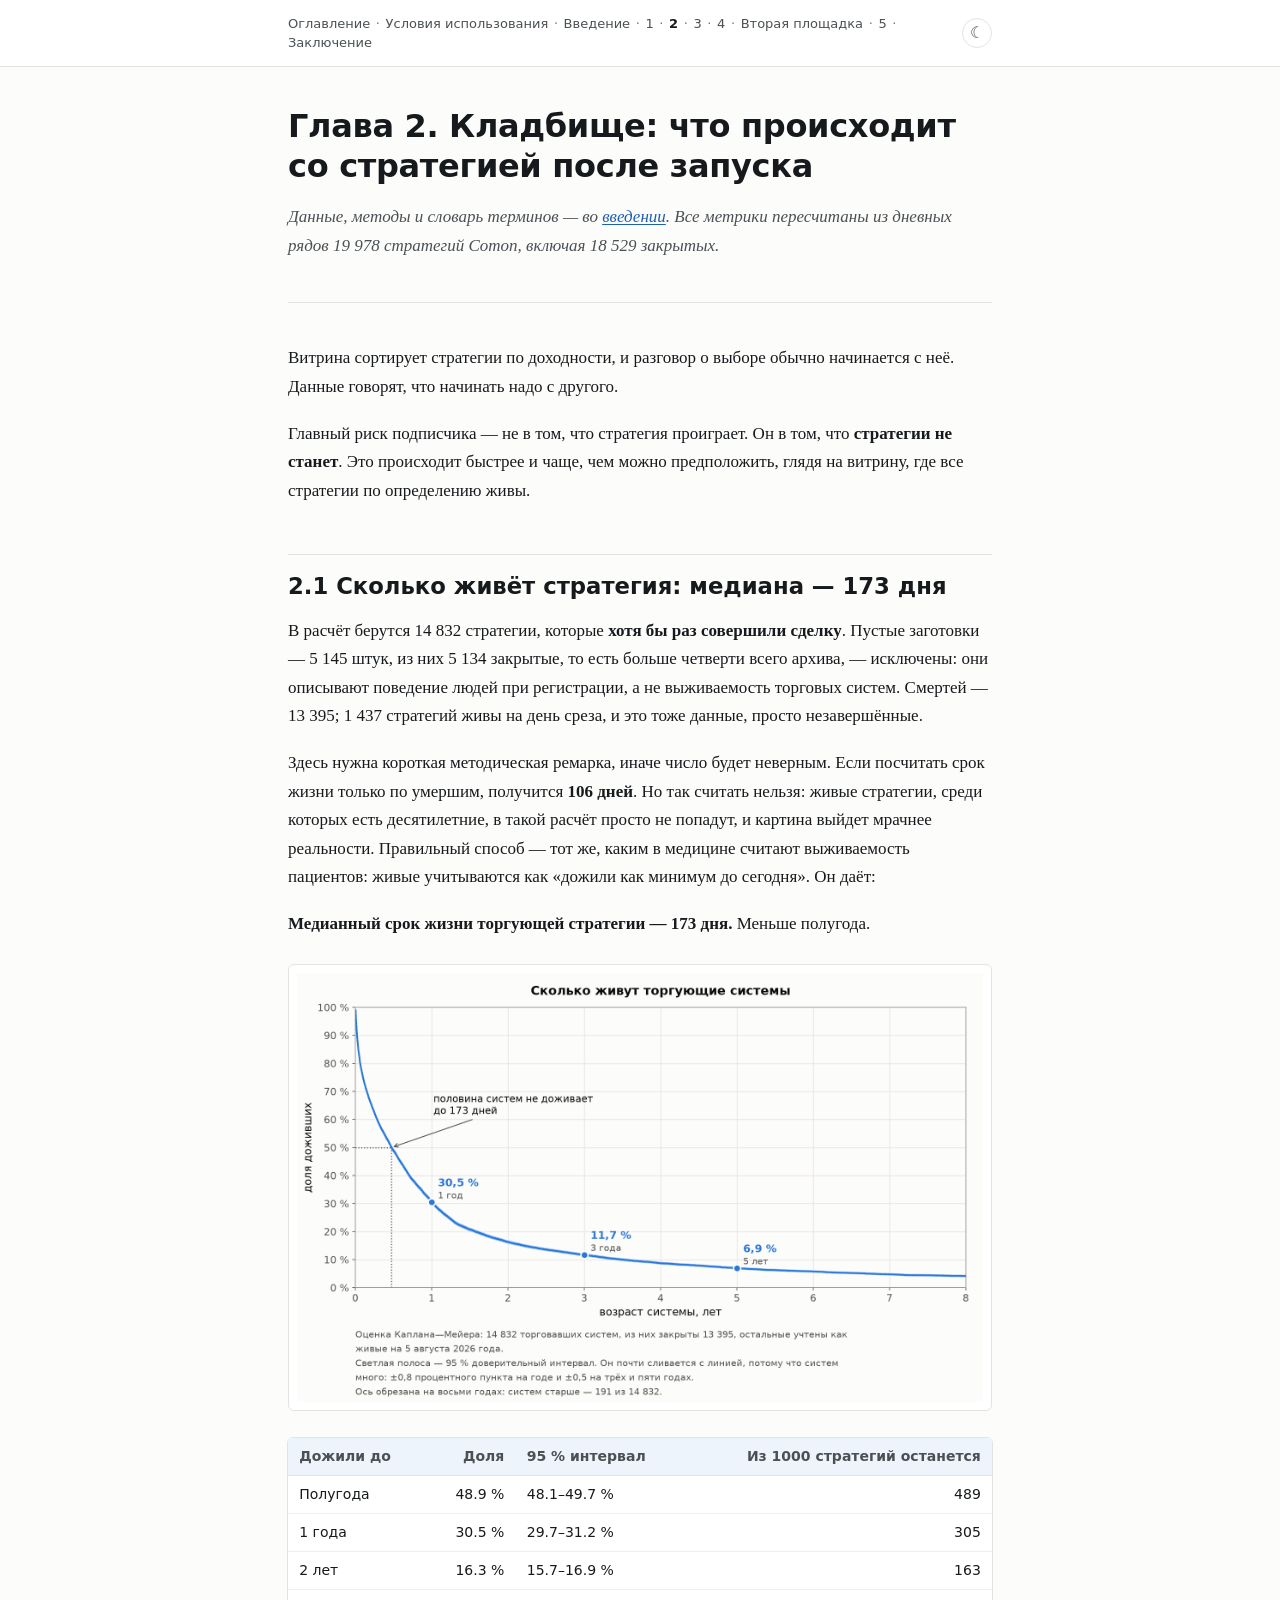
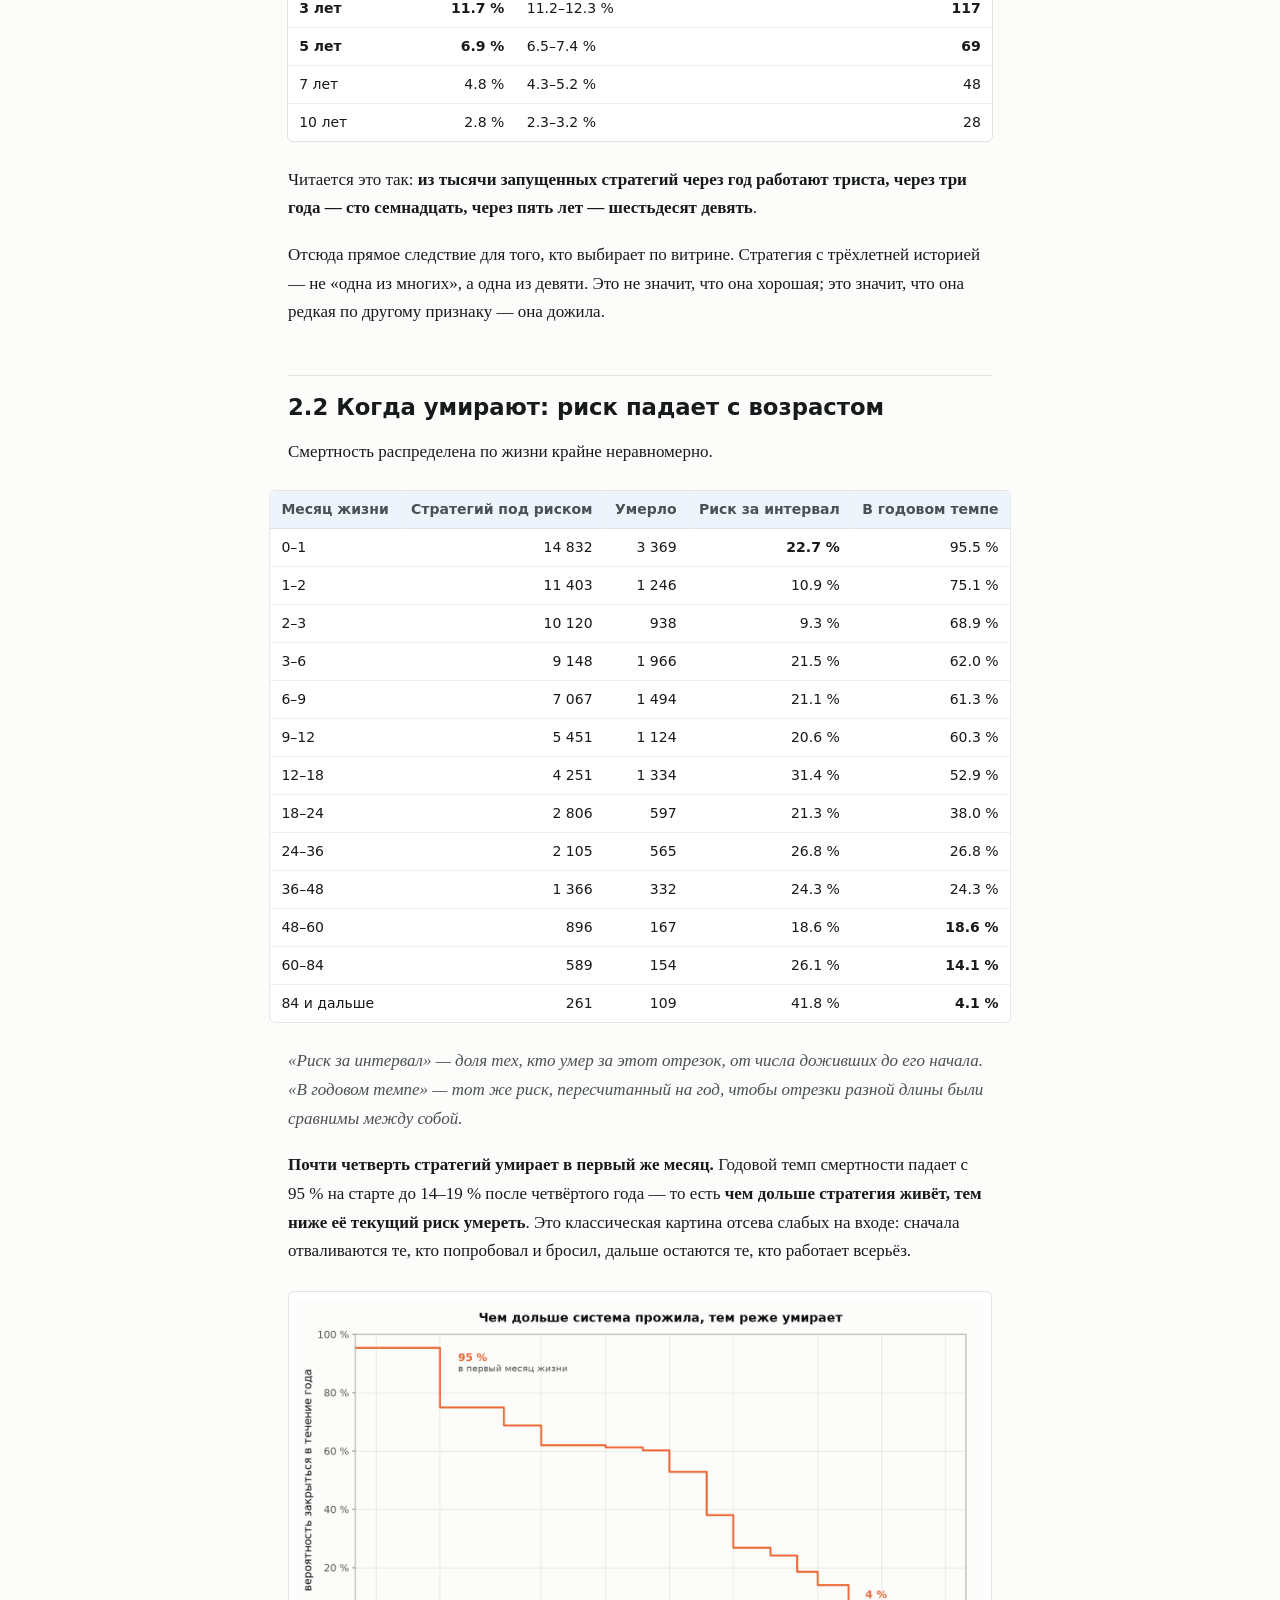
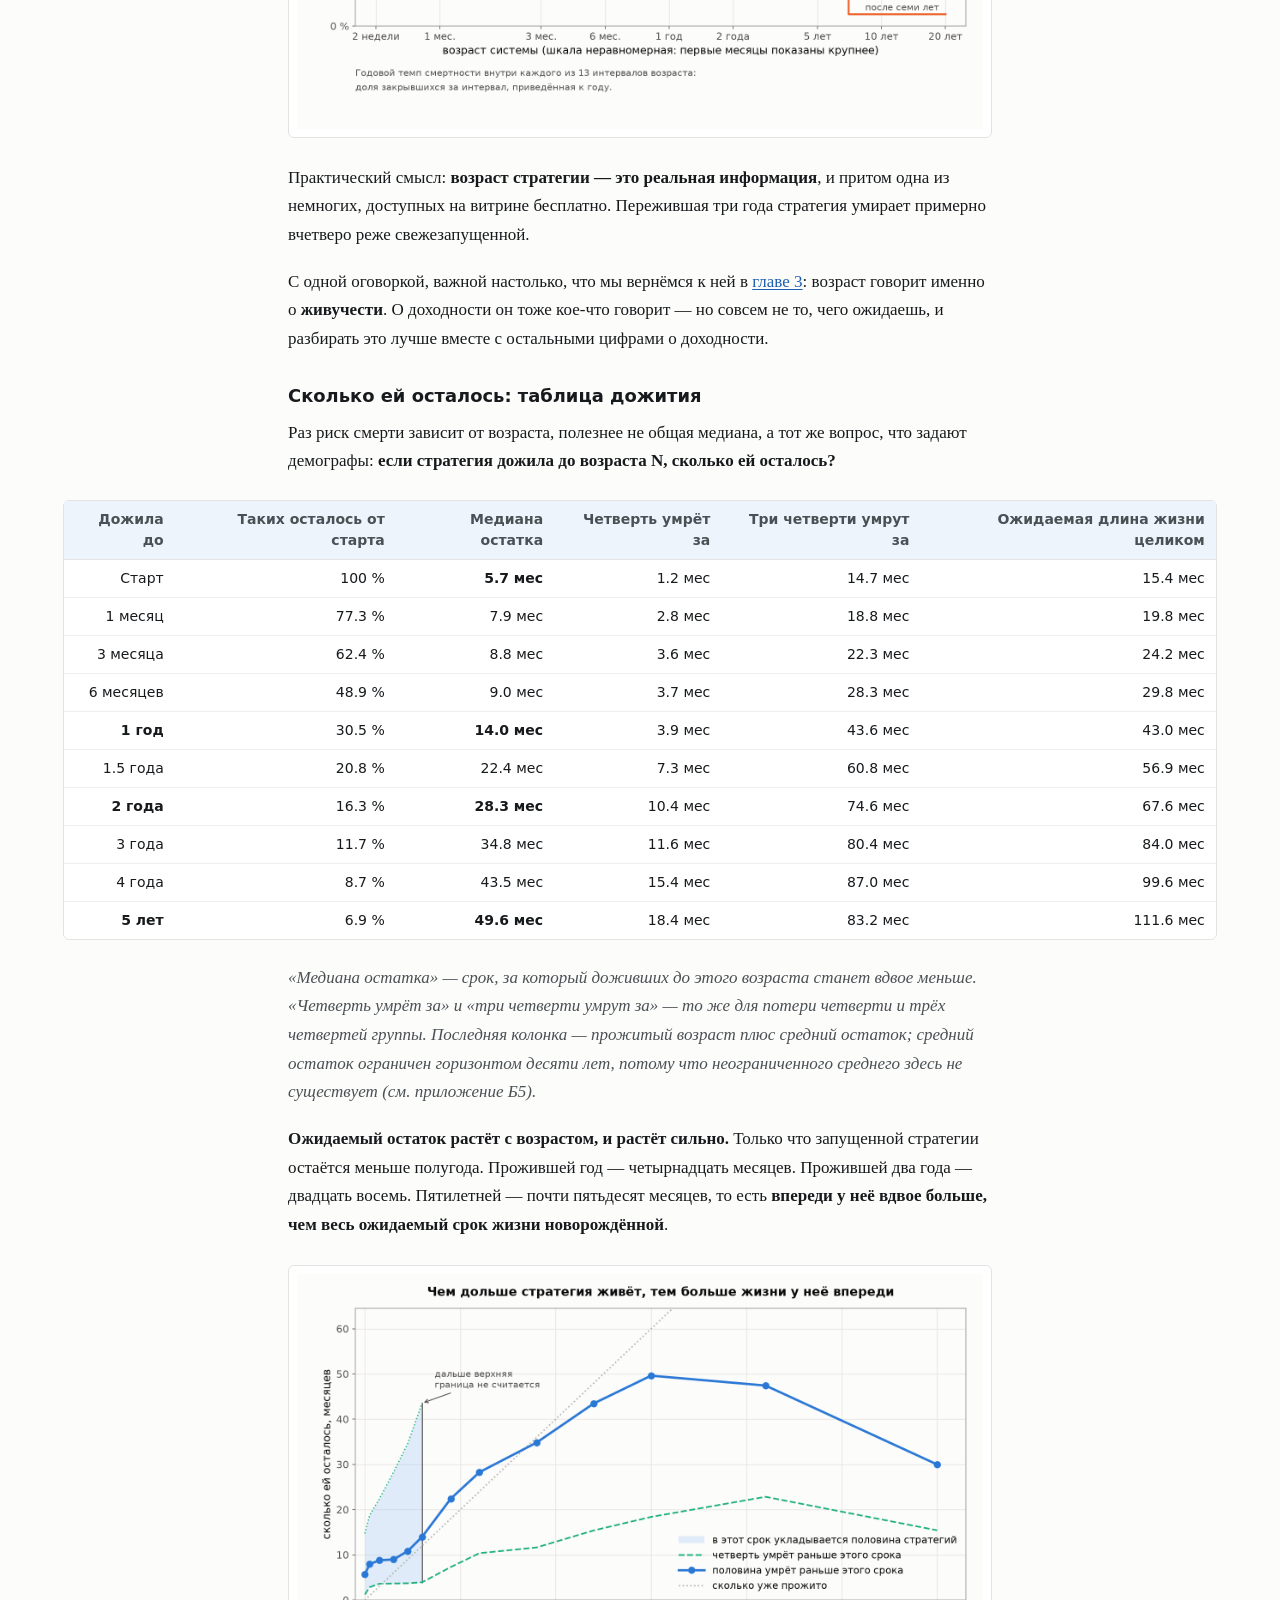
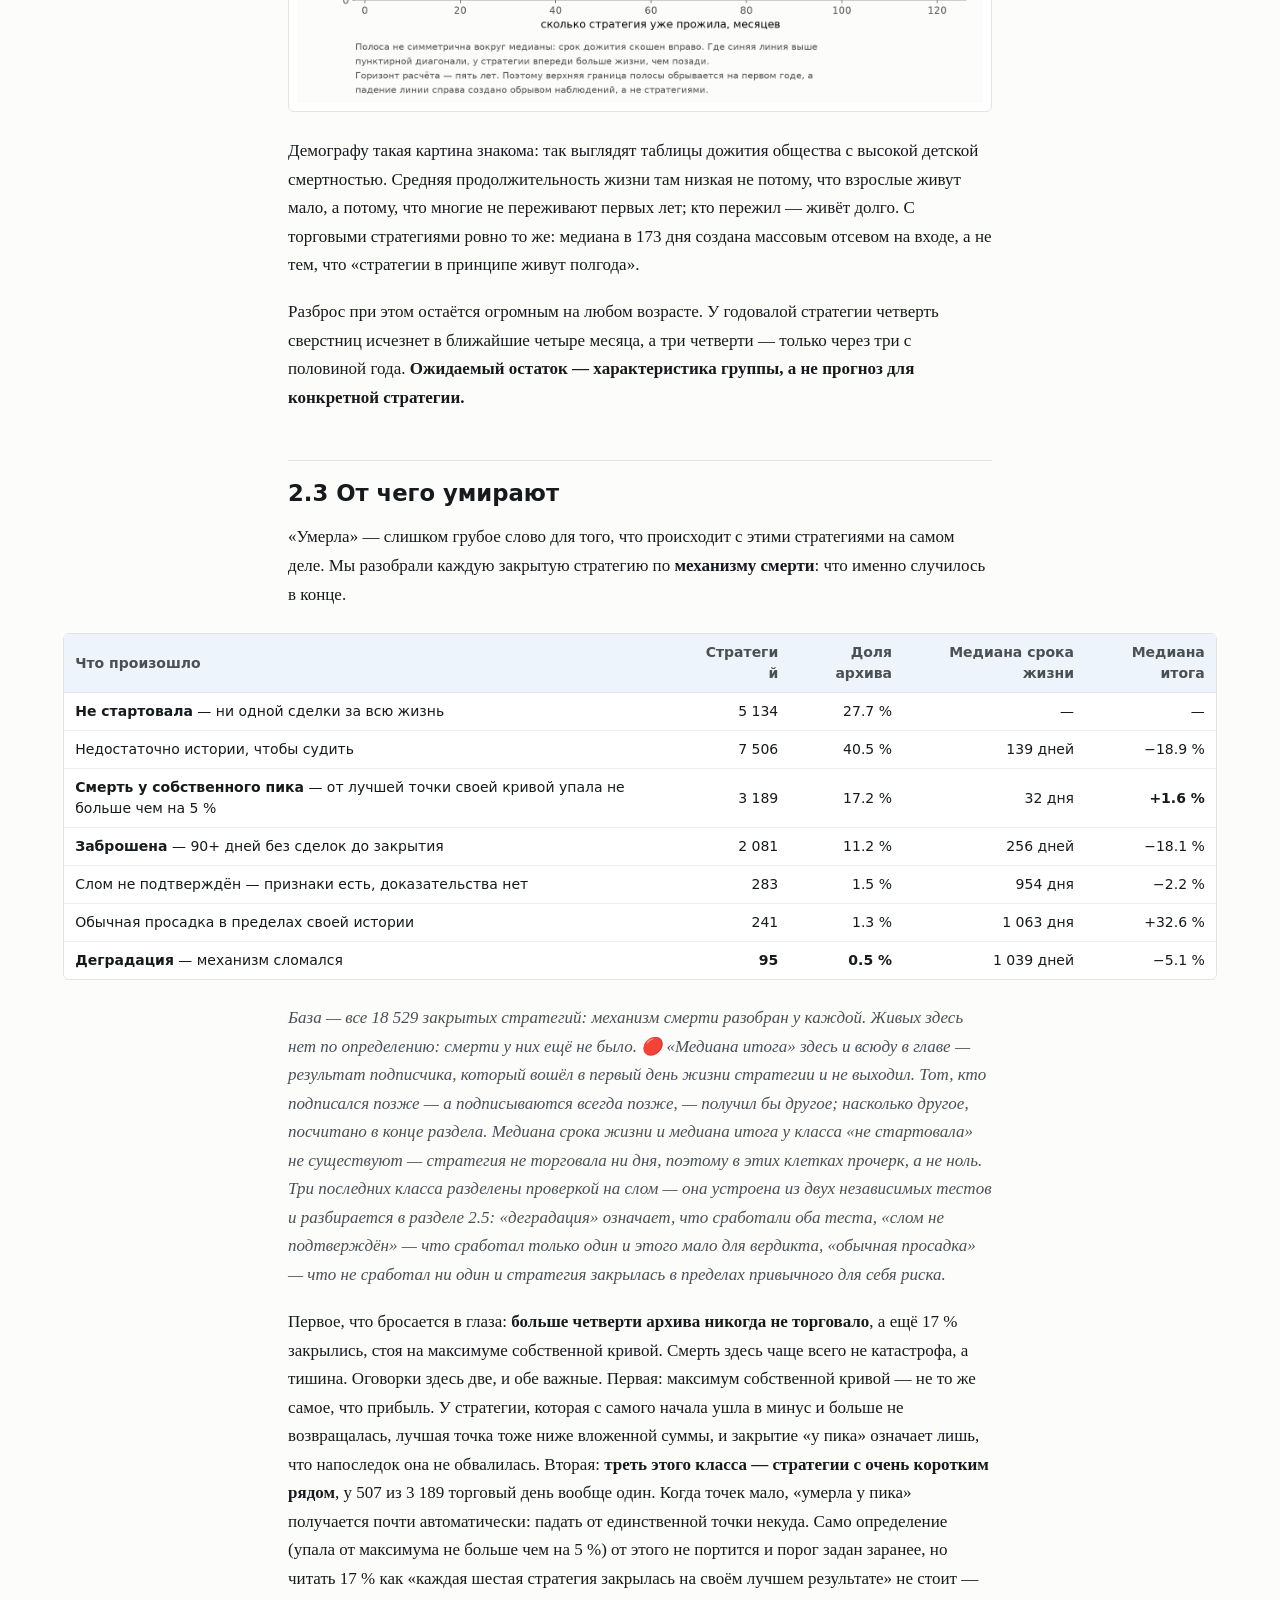
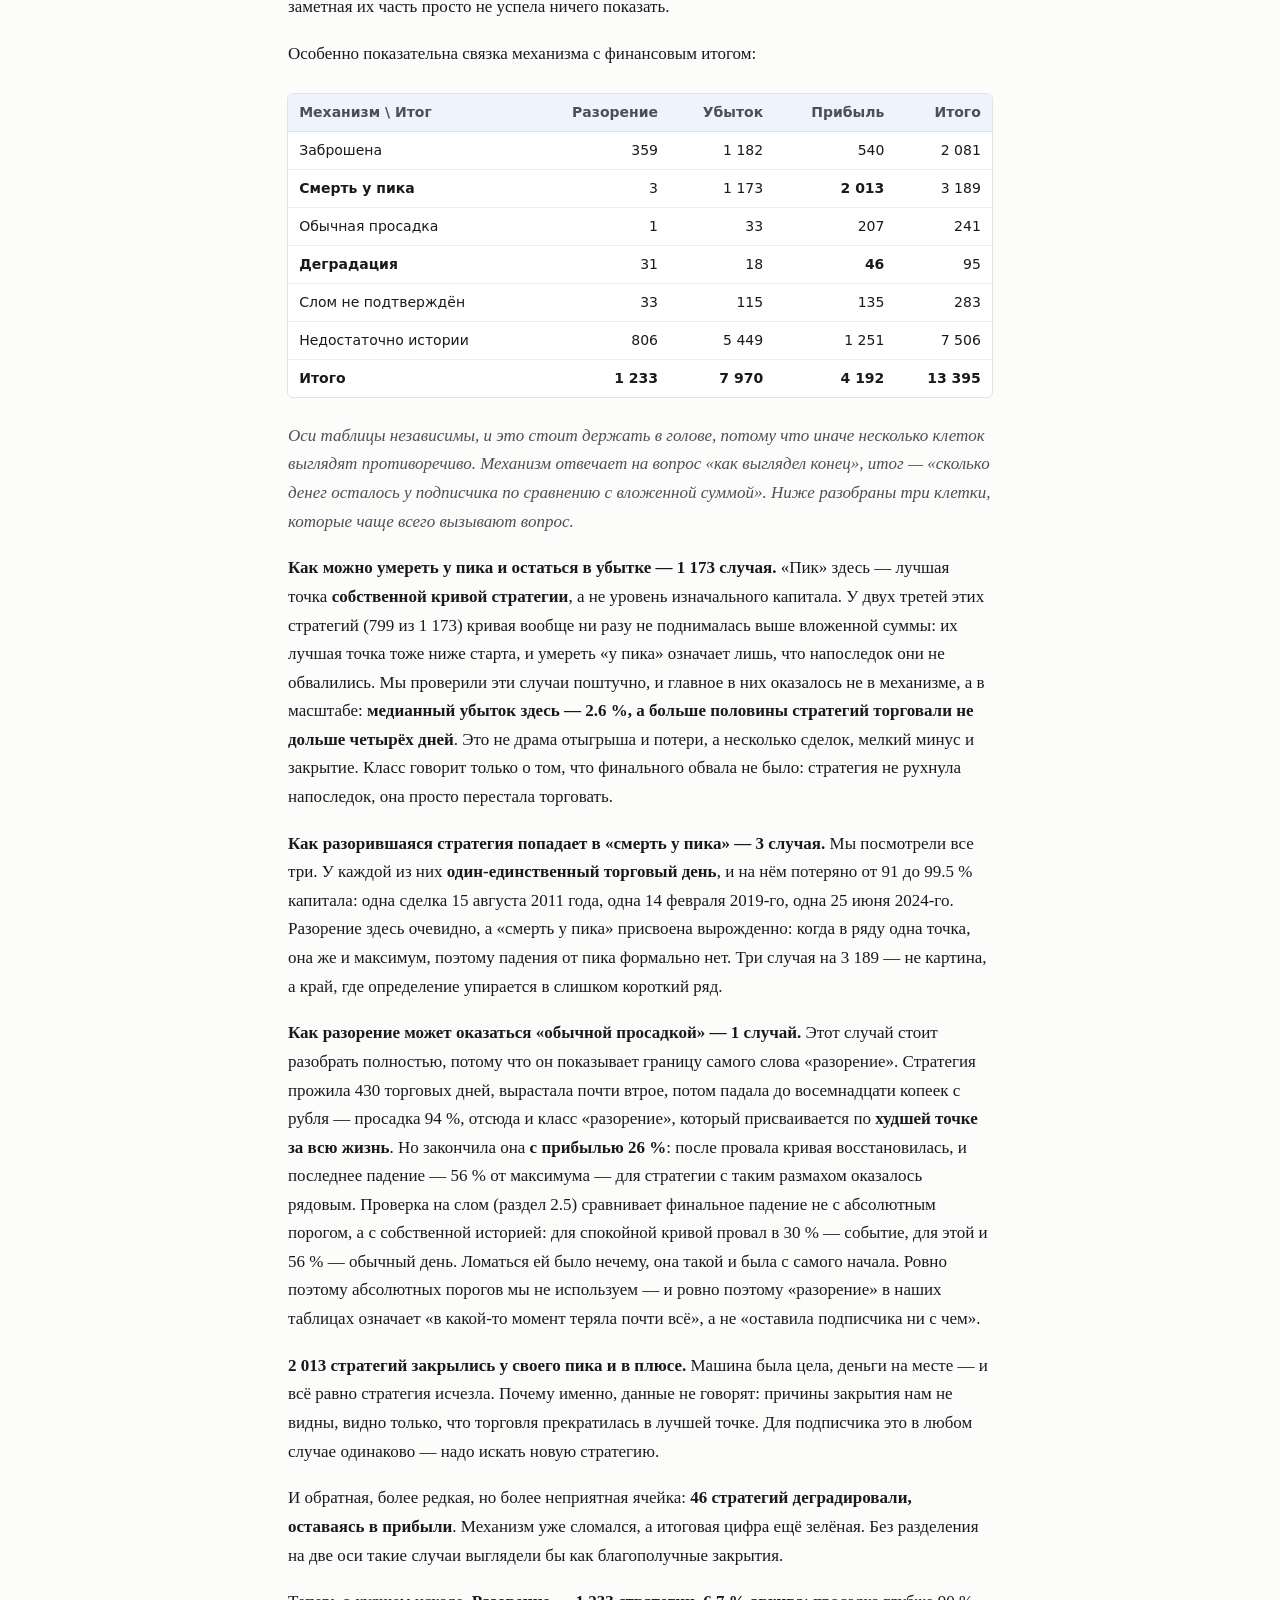
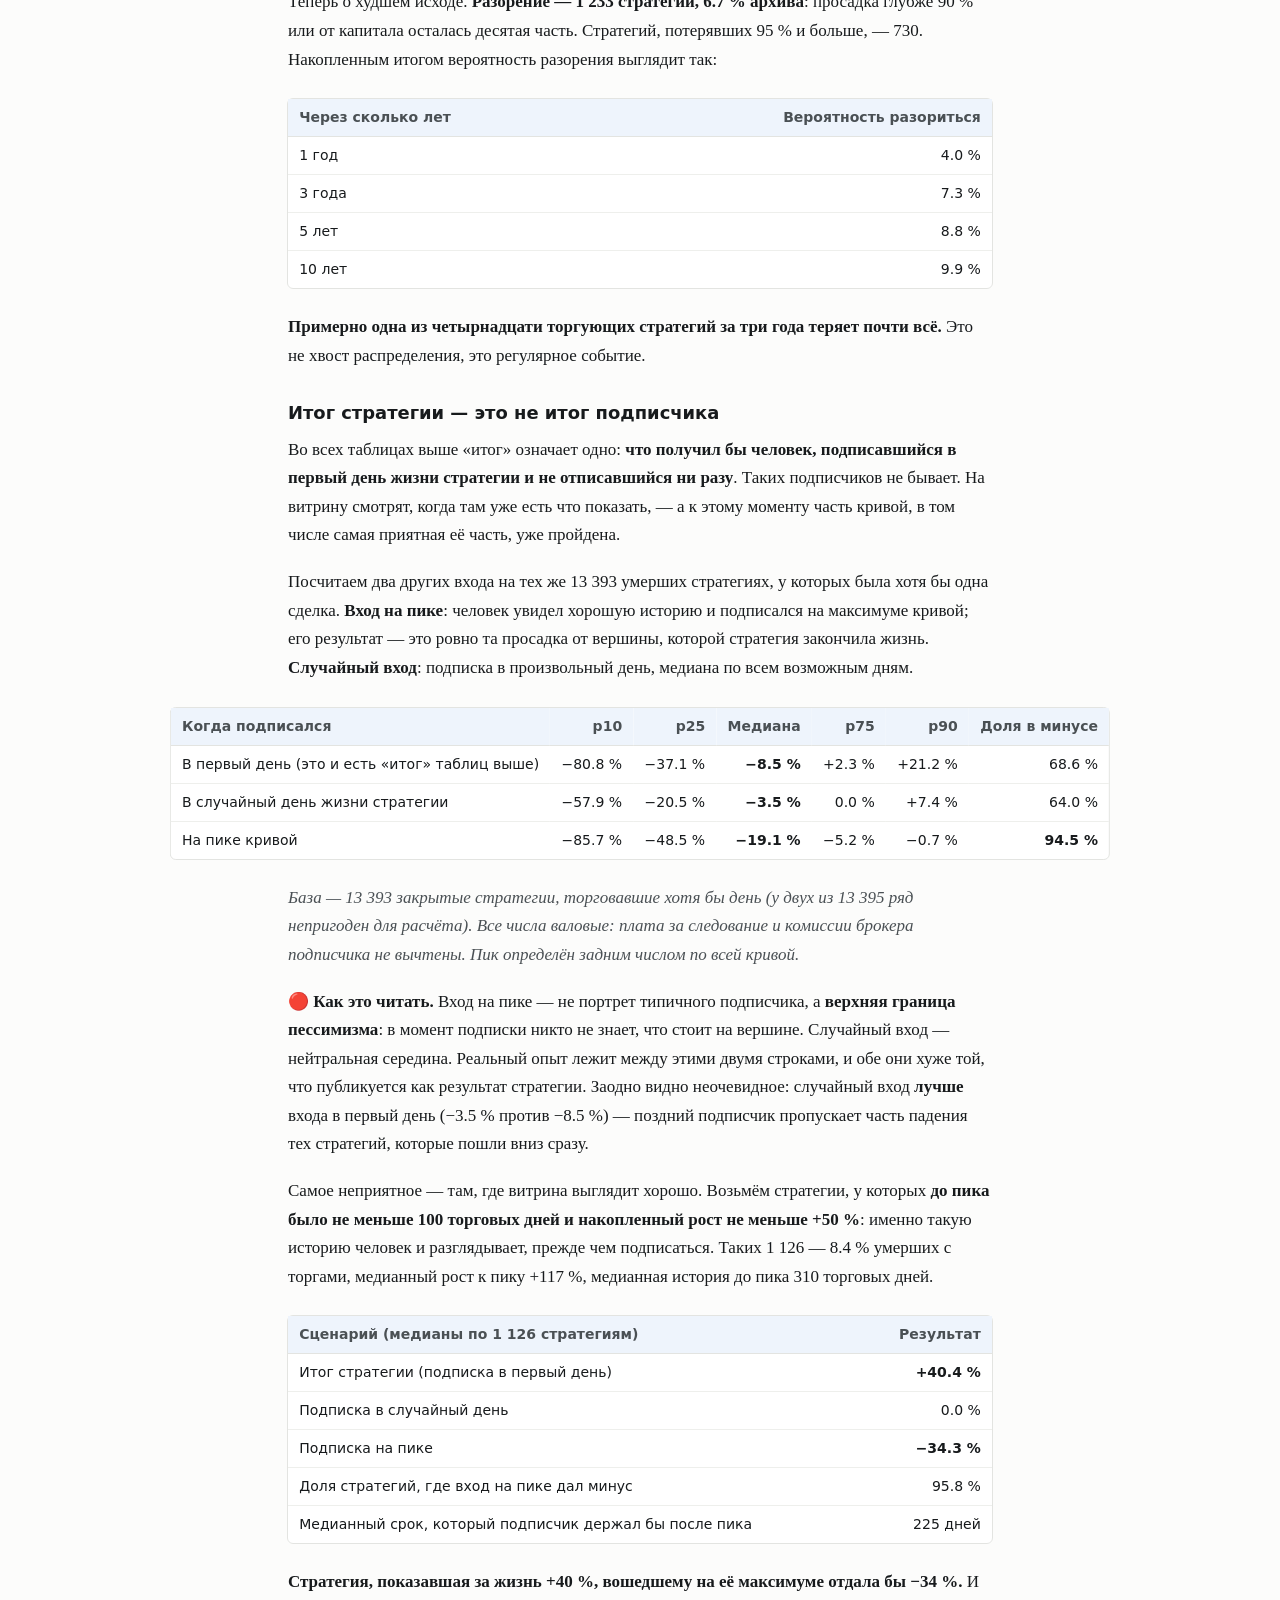
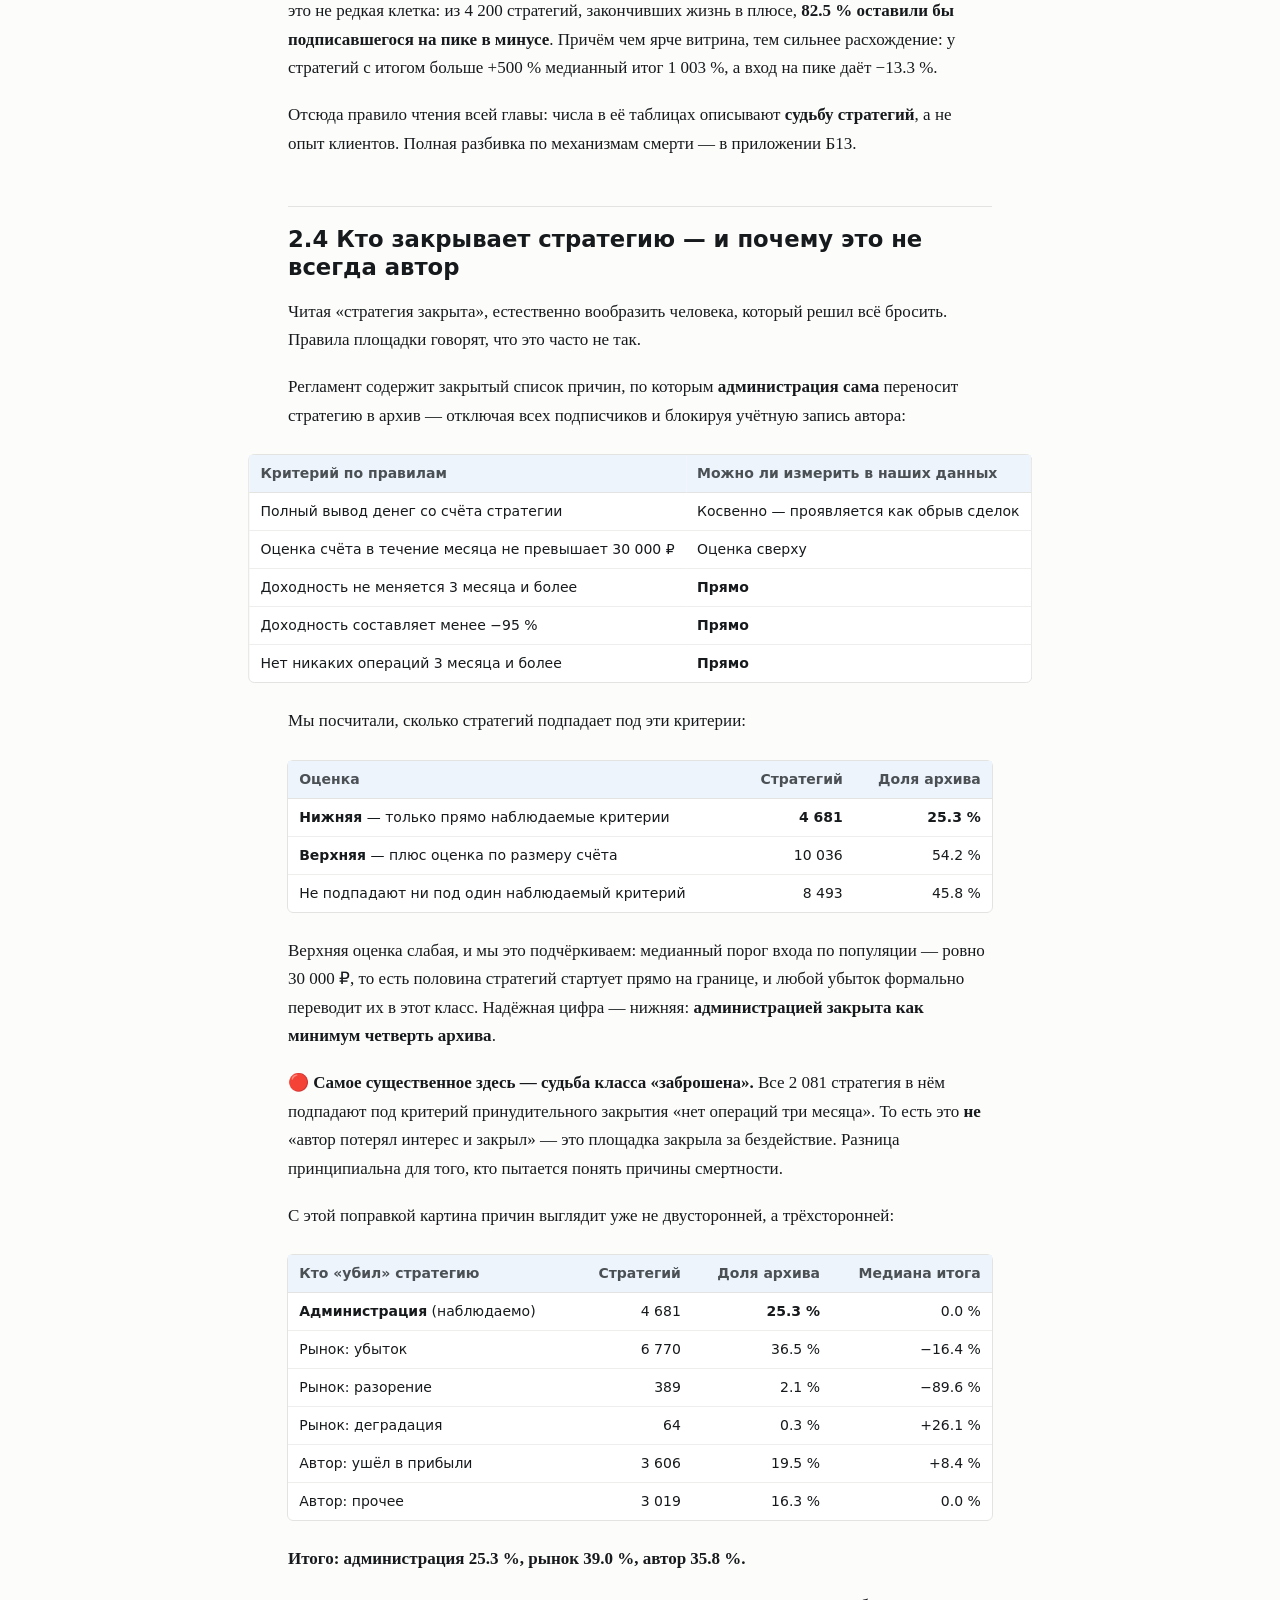
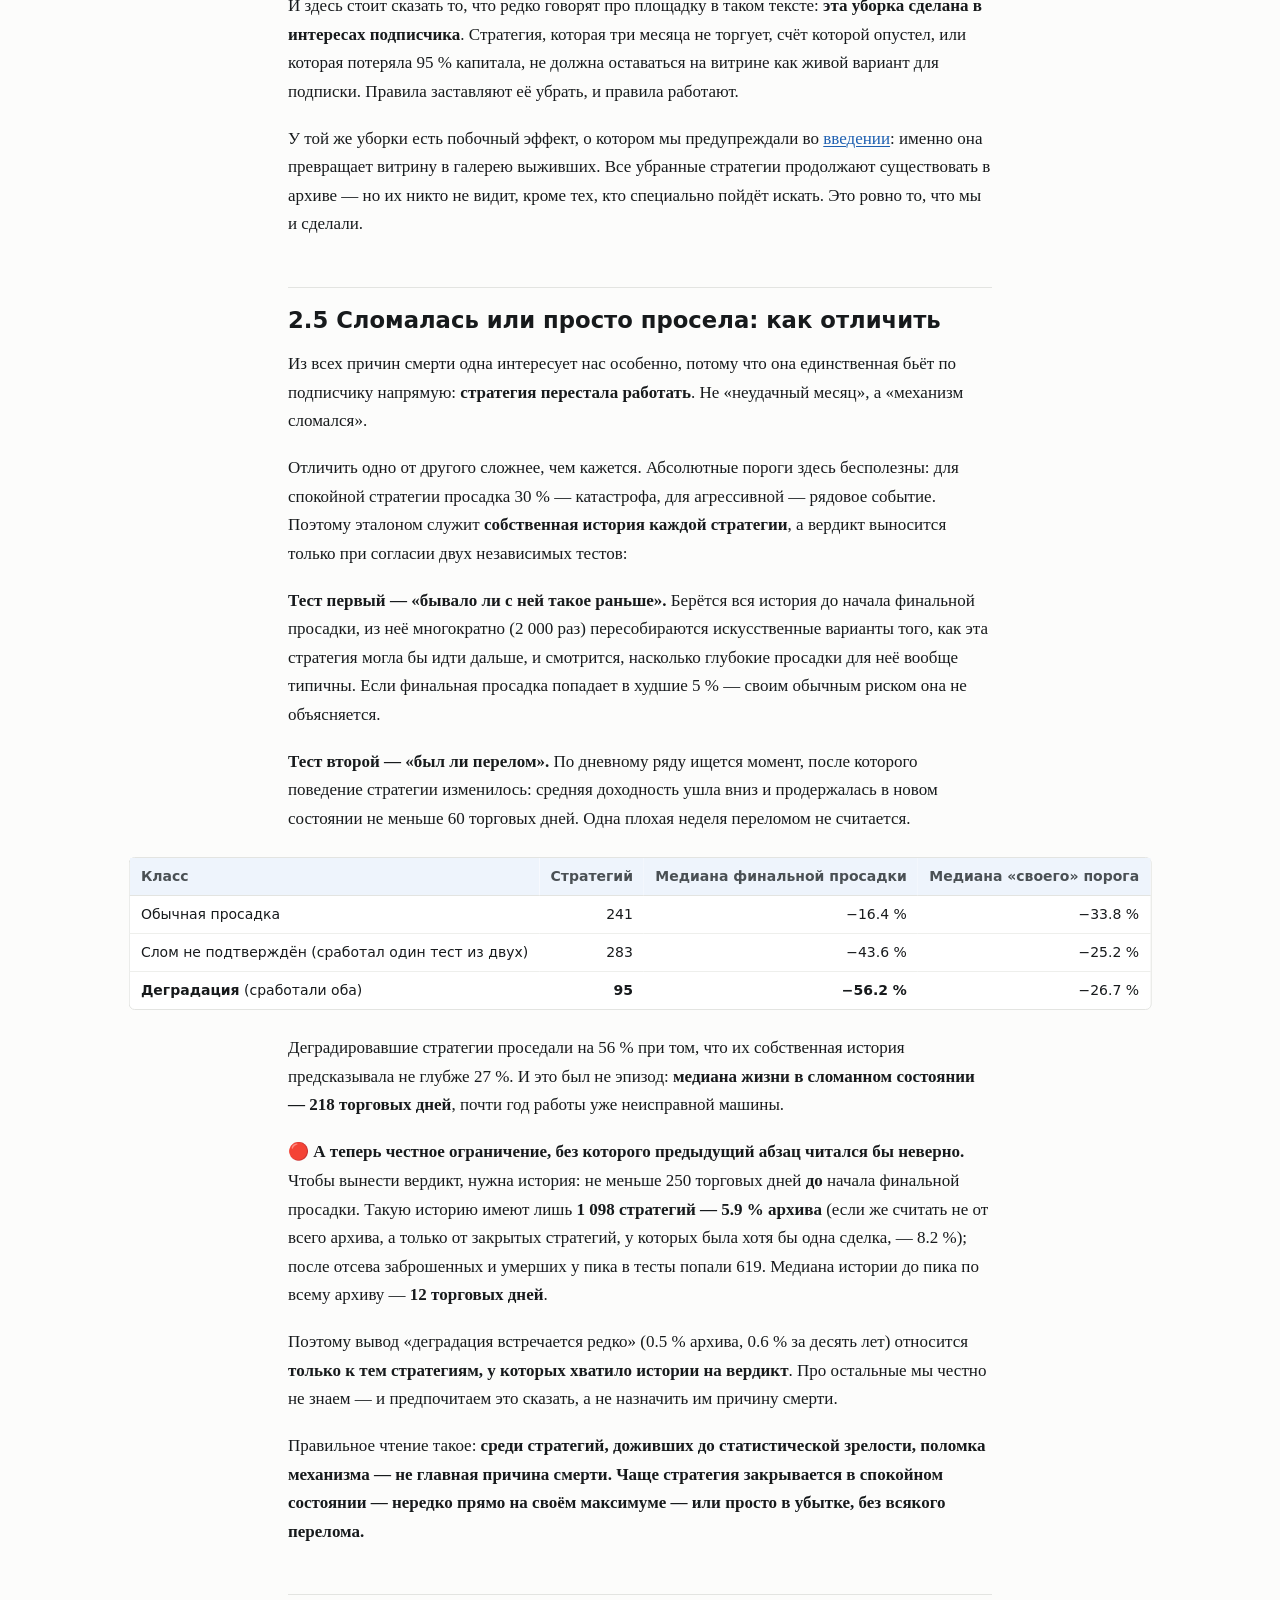
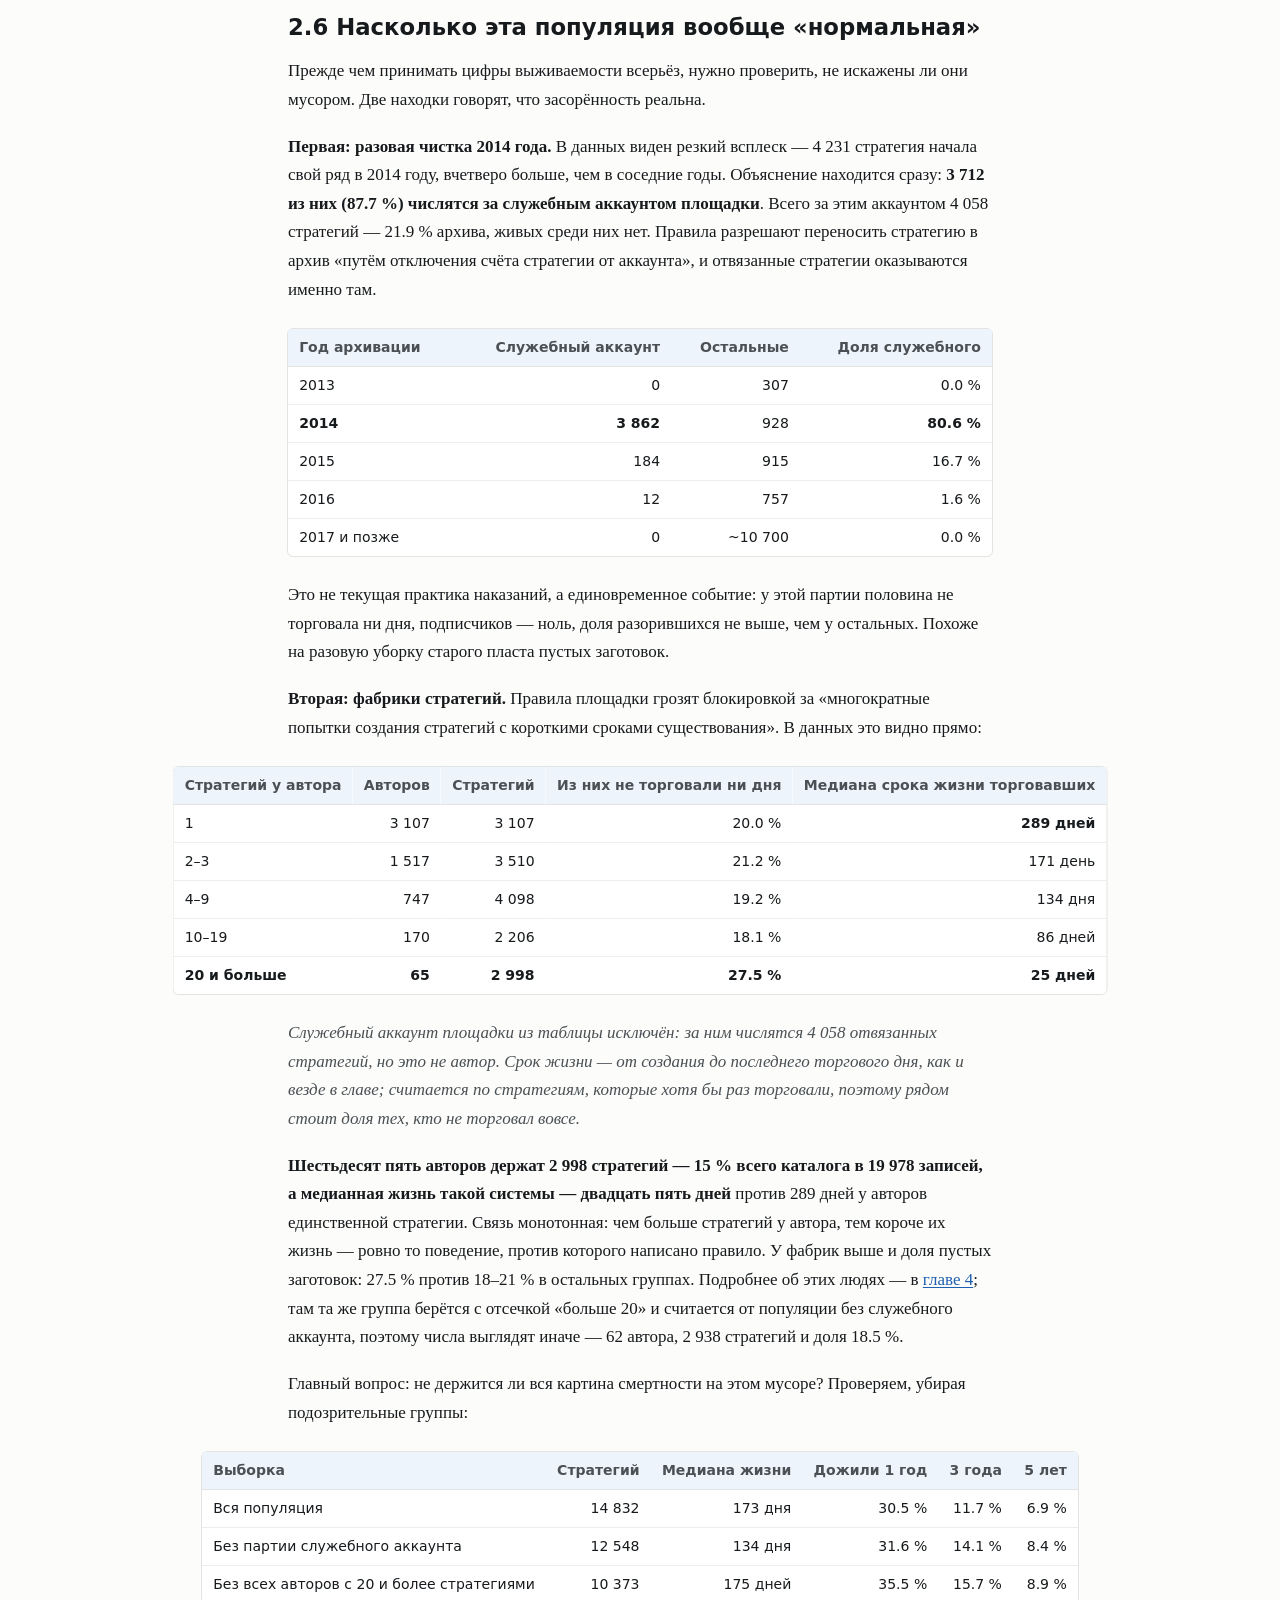
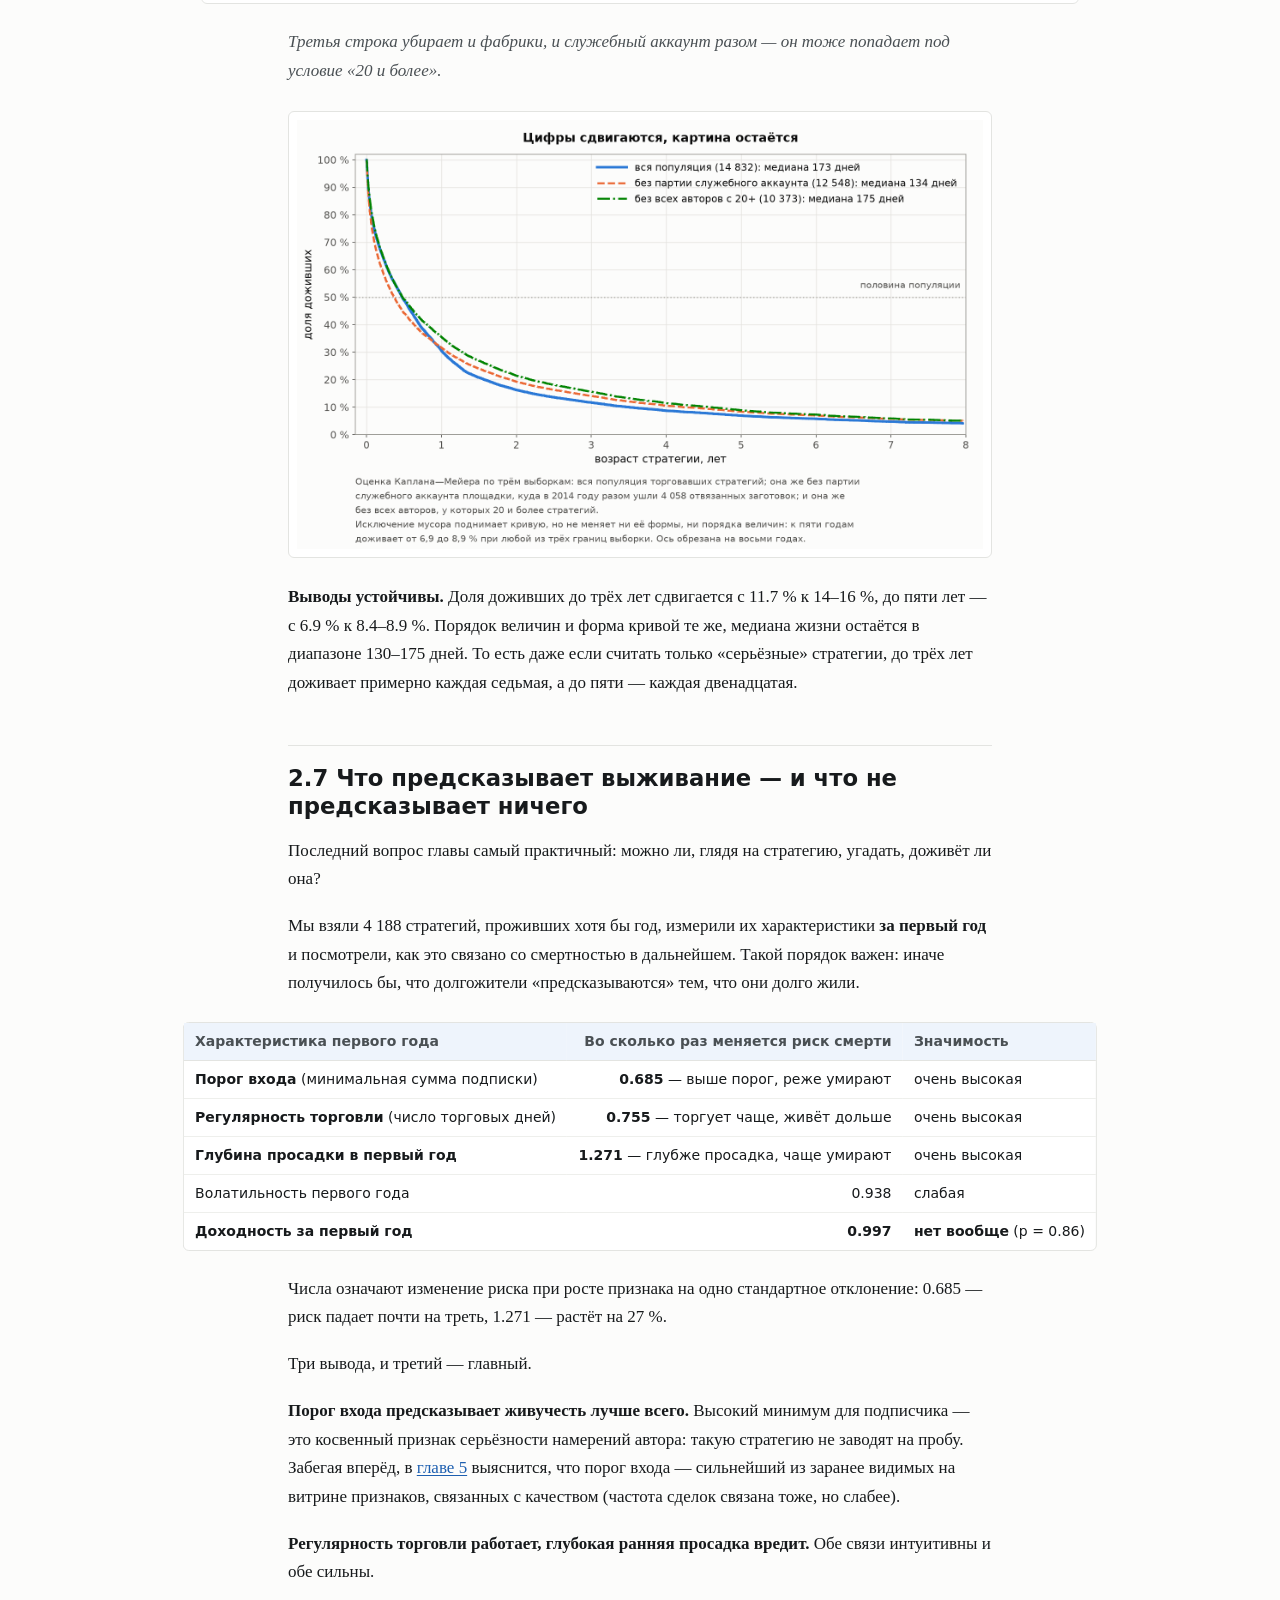
<file: html/comon-story-2-survival.html>
<!doctype html>
<html lang="ru">
<head>
<!-- Yandex.Metrika counter -->
<script type="text/javascript">
    (function(m,e,t,r,i,k,a){
        m[i]=m[i]||function(){(m[i].a=m[i].a||[]).push(arguments)};
        m[i].l=1*new Date();
        for (var j = 0; j < document.scripts.length; j++) {if (document.scripts[j].src === r) { return; }}
        k=e.createElement(t),a=e.getElementsByTagName(t)[0],k.async=1,k.src=r,a.parentNode.insertBefore(k,a)
    })(window, document,'script','https://mc.yandex.ru/metrika/tag.js?id=111629219', 'ym');

    ym(111629219, 'init', {ssr:true, webvisor:true, clickmap:true, ecommerce:"dataLayer", referrer: document.referrer, url: location.href, accurateTrackBounce:true, trackLinks:true});
</script>
<noscript><div><img src="https://mc.yandex.ru/watch/111629219" style="position:absolute; left:-9999px;" alt="" /></div></noscript>
<!-- /Yandex.Metrika counter -->
<script data-goatcounter="https://comon-story.goatcounter.com/count"
        async src="//gc.zgo.at/count.js"></script>
<meta charset="utf-8">
<meta name="viewport" content="width=device-width, initial-scale=1">
<title>Глава 2. Кладбище: что происходит со стратегией после запуска</title>
<script>(function(){try{var t=localStorage.getItem('theme');if(t==='dark'||t==='light')document.documentElement.setAttribute('data-theme',t);}catch(e){}})();</script>
<link rel="stylesheet" href="style.css">
</head>
<body>
<nav class="topbar"><div class="wrap"><span class="nav-links"><a href="index.html">Оглавление</a><span class="sep">·</span><a href="comon-story-license.html">Условия использования</a><span class="sep">·</span><a href="comon-story-0-intro.html">Введение</a><span class="sep">·</span><a href="comon-story-1-market.html">1</a><span class="sep">·</span><span class="here">2</span><span class="sep">·</span><a href="comon-story-3-returns.html">3</a><span class="sep">·</span><a href="comon-story-4-authors.html">4</a><span class="sep">·</span><a href="comon-story-4b-interlude.html">Вторая площадка</a><span class="sep">·</span><a href="comon-story-5-buyers.html">5</a><span class="sep">·</span><a href="comon-story-6-conclusion.html">Заключение</a></span><button id="theme-toggle" class="theme-toggle" type="button" hidden aria-label="Переключить тему оформления">&#9789;</button></div></nav>
<script>(function(){
  var btn = document.getElementById('theme-toggle');
  var root = document.documentElement;
  function isDark(){
    var t = root.getAttribute('data-theme');
    if (t) return t === 'dark';
    return window.matchMedia('(prefers-color-scheme: dark)').matches;
  }
  function sync(){
    var dark = isDark();
    btn.textContent = dark ? '\u2600' : '\u263E';
    btn.setAttribute('aria-label', dark ? 'Включить светлую тему' : 'Включить тёмную тему');
  }
  btn.hidden = false;
  btn.addEventListener('click', function(){
    var next = isDark() ? 'light' : 'dark';
    root.setAttribute('data-theme', next);
    try { localStorage.setItem('theme', next); } catch(e){}
    sync();
  });
  sync();
})();</script>
<main class="wrap">
<h1>Глава 2. Кладбище: что происходит со стратегией после запуска</h1>

<p><em>Данные, методы и словарь терминов — во <a href="comon-story-0-intro.html">введении</a>. Все метрики пересчитаны из дневных рядов 19&nbsp;978 стратегий Comon, включая 18&nbsp;529 закрытых.</em></p>
<hr>
<p>Витрина сортирует стратегии по доходности, и разговор о выборе обычно начинается с неё. Данные говорят, что начинать надо с другого.</p>
<p>Главный риск подписчика — не в том, что стратегия проиграет. Он в том, что <strong>стратегии не станет</strong>. Это происходит быстрее и чаще, чем можно предположить, глядя на витрину, где все стратегии по определению живы.</p>
<h2>2.1 Сколько живёт стратегия: медиана — 173 дня</h2>
<p>В расчёт берутся 14&nbsp;832 стратегии, которые <strong>хотя бы раз совершили сделку</strong>. Пустые заготовки — 5&nbsp;145 штук, из них 5&nbsp;134 закрытые, то есть больше четверти всего архива, — исключены: они описывают поведение людей при регистрации, а не выживаемость торговых систем. Смертей — 13&nbsp;395; 1&nbsp;437 стратегий живы на день среза, и это тоже данные, просто незавершённые.</p>
<p>Здесь нужна короткая методическая ремарка, иначе число будет неверным. Если посчитать срок жизни только по умершим, получится <strong>106 дней</strong>. Но так считать нельзя: живые стратегии, среди которых есть десятилетние, в такой расчёт просто не попадут, и картина выйдет мрачнее реальности. Правильный способ — тот же, каким в медицине считают выживаемость пациентов: живые учитываются как «дожили как минимум до сегодня». Он даёт:</p>
<p><strong>Медианный срок жизни торгующей стратегии — 173 дня.</strong> Меньше полугода.</p>
<p><a class="figure" href="../images/01-km-survival.png" target="_blank" rel="noopener"><img alt="Кривая дожития Каплана—Мейера: медиана 173 дня, до пяти лет доживают 6,9&nbsp;%" src="../images/01-km-survival.png"></a></p>
<div class="tablewrap"><table>
<thead>
<tr>
<th>Дожили до</th>
<th style="text-align: right;">Доля</th>
<th>95&nbsp;% интервал</th>
<th style="text-align: right;">Из 1000 стратегий останется</th>
</tr>
</thead>
<tbody>
<tr>
<td>Полугода</td>
<td style="text-align: right;">48.9&nbsp;%</td>
<td>48.1–49.7&nbsp;%</td>
<td style="text-align: right;">489</td>
</tr>
<tr>
<td>1 года</td>
<td style="text-align: right;">30.5&nbsp;%</td>
<td>29.7–31.2&nbsp;%</td>
<td style="text-align: right;">305</td>
</tr>
<tr>
<td>2 лет</td>
<td style="text-align: right;">16.3&nbsp;%</td>
<td>15.7–16.9&nbsp;%</td>
<td style="text-align: right;">163</td>
</tr>
<tr>
<td><strong>3 лет</strong></td>
<td style="text-align: right;"><strong>11.7&nbsp;%</strong></td>
<td>11.2–12.3&nbsp;%</td>
<td style="text-align: right;"><strong>117</strong></td>
</tr>
<tr>
<td><strong>5 лет</strong></td>
<td style="text-align: right;"><strong>6.9&nbsp;%</strong></td>
<td>6.5–7.4&nbsp;%</td>
<td style="text-align: right;"><strong>69</strong></td>
</tr>
<tr>
<td>7 лет</td>
<td style="text-align: right;">4.8&nbsp;%</td>
<td>4.3–5.2&nbsp;%</td>
<td style="text-align: right;">48</td>
</tr>
<tr>
<td>10 лет</td>
<td style="text-align: right;">2.8&nbsp;%</td>
<td>2.3–3.2&nbsp;%</td>
<td style="text-align: right;">28</td>
</tr>
</tbody>
</table></div>
<p>Читается это так: <strong>из тысячи запущенных стратегий через год работают триста, через три года — сто семнадцать, через пять лет — шестьдесят девять</strong>.</p>
<p>Отсюда прямое следствие для того, кто выбирает по витрине. Стратегия с трёхлетней историей — не «одна из многих», а одна из девяти. Это не значит, что она хорошая; это значит, что она редкая по другому признаку — она дожила.</p>
<h2>2.2 Когда умирают: риск падает с возрастом</h2>
<p>Смертность распределена по жизни крайне неравномерно.</p>
<div class="tablewrap"><table>
<thead>
<tr>
<th>Месяц жизни</th>
<th style="text-align: right;">Стратегий под риском</th>
<th style="text-align: right;">Умерло</th>
<th style="text-align: right;">Риск за интервал</th>
<th style="text-align: right;">В годовом темпе</th>
</tr>
</thead>
<tbody>
<tr>
<td>0–1</td>
<td style="text-align: right;">14&nbsp;832</td>
<td style="text-align: right;">3&nbsp;369</td>
<td style="text-align: right;"><strong>22.7&nbsp;%</strong></td>
<td style="text-align: right;">95.5&nbsp;%</td>
</tr>
<tr>
<td>1–2</td>
<td style="text-align: right;">11&nbsp;403</td>
<td style="text-align: right;">1&nbsp;246</td>
<td style="text-align: right;">10.9&nbsp;%</td>
<td style="text-align: right;">75.1&nbsp;%</td>
</tr>
<tr>
<td>2–3</td>
<td style="text-align: right;">10&nbsp;120</td>
<td style="text-align: right;">938</td>
<td style="text-align: right;">9.3&nbsp;%</td>
<td style="text-align: right;">68.9&nbsp;%</td>
</tr>
<tr>
<td>3–6</td>
<td style="text-align: right;">9&nbsp;148</td>
<td style="text-align: right;">1&nbsp;966</td>
<td style="text-align: right;">21.5&nbsp;%</td>
<td style="text-align: right;">62.0&nbsp;%</td>
</tr>
<tr>
<td>6–9</td>
<td style="text-align: right;">7&nbsp;067</td>
<td style="text-align: right;">1&nbsp;494</td>
<td style="text-align: right;">21.1&nbsp;%</td>
<td style="text-align: right;">61.3&nbsp;%</td>
</tr>
<tr>
<td>9–12</td>
<td style="text-align: right;">5&nbsp;451</td>
<td style="text-align: right;">1&nbsp;124</td>
<td style="text-align: right;">20.6&nbsp;%</td>
<td style="text-align: right;">60.3&nbsp;%</td>
</tr>
<tr>
<td>12–18</td>
<td style="text-align: right;">4&nbsp;251</td>
<td style="text-align: right;">1&nbsp;334</td>
<td style="text-align: right;">31.4&nbsp;%</td>
<td style="text-align: right;">52.9&nbsp;%</td>
</tr>
<tr>
<td>18–24</td>
<td style="text-align: right;">2&nbsp;806</td>
<td style="text-align: right;">597</td>
<td style="text-align: right;">21.3&nbsp;%</td>
<td style="text-align: right;">38.0&nbsp;%</td>
</tr>
<tr>
<td>24–36</td>
<td style="text-align: right;">2&nbsp;105</td>
<td style="text-align: right;">565</td>
<td style="text-align: right;">26.8&nbsp;%</td>
<td style="text-align: right;">26.8&nbsp;%</td>
</tr>
<tr>
<td>36–48</td>
<td style="text-align: right;">1&nbsp;366</td>
<td style="text-align: right;">332</td>
<td style="text-align: right;">24.3&nbsp;%</td>
<td style="text-align: right;">24.3&nbsp;%</td>
</tr>
<tr>
<td>48–60</td>
<td style="text-align: right;">896</td>
<td style="text-align: right;">167</td>
<td style="text-align: right;">18.6&nbsp;%</td>
<td style="text-align: right;"><strong>18.6&nbsp;%</strong></td>
</tr>
<tr>
<td>60–84</td>
<td style="text-align: right;">589</td>
<td style="text-align: right;">154</td>
<td style="text-align: right;">26.1&nbsp;%</td>
<td style="text-align: right;"><strong>14.1&nbsp;%</strong></td>
</tr>
<tr>
<td>84 и дальше</td>
<td style="text-align: right;">261</td>
<td style="text-align: right;">109</td>
<td style="text-align: right;">41.8&nbsp;%</td>
<td style="text-align: right;"><strong>4.1&nbsp;%</strong></td>
</tr>
</tbody>
</table></div>
<p><em>«Риск за интервал» — доля тех, кто умер за этот отрезок, от числа доживших до его начала. «В годовом темпе» — тот же риск, пересчитанный на год, чтобы отрезки разной длины были сравнимы между собой.</em></p>
<p><strong>Почти четверть стратегий умирает в первый же месяц.</strong> Годовой темп смертности падает с 95&nbsp;% на старте до 14–19&nbsp;% после четвёртого года — то есть <strong>чем дольше стратегия живёт, тем ниже её текущий риск умереть</strong>. Это классическая картина отсева слабых на входе: сначала отваливаются те, кто попробовал и бросил, дальше остаются те, кто работает всерьёз.</p>
<p><a class="figure" href="../images/02-hazard-by-age.png" target="_blank" rel="noopener"><img alt="Годовой темп смертности по возрастным интервалам: падает с 95&nbsp;% на старте до 4&nbsp;% после семи лет" src="../images/02-hazard-by-age.png"></a></p>
<p>Практический смысл: <strong>возраст стратегии — это реальная информация</strong>, и притом одна из немногих, доступных на витрине бесплатно. Пережившая три года стратегия умирает примерно вчетверо реже свежезапущенной.</p>
<p>С одной оговоркой, важной настолько, что мы вернёмся к ней в <a href="comon-story-3-returns.html">главе 3</a>: возраст говорит именно о <strong>живучести</strong>. О доходности он тоже кое-что говорит — но совсем не то, чего ожидаешь, и разбирать это лучше вместе с остальными цифрами о доходности.</p>
<h3>Сколько ей осталось: таблица дожития</h3>
<p>Раз риск смерти зависит от возраста, полезнее не общая медиана, а тот же вопрос, что задают демографы: <strong>если стратегия дожила до возраста N, сколько ей осталось?</strong></p>
<div class="tablewrap"><table>
<thead>
<tr>
<th style="text-align: right;">Дожила до</th>
<th style="text-align: right;">Таких осталось от старта</th>
<th style="text-align: right;"><strong>Медиана остатка</strong></th>
<th style="text-align: right;">Четверть умрёт за</th>
<th style="text-align: right;">Три четверти умрут за</th>
<th style="text-align: right;">Ожидаемая длина жизни целиком</th>
</tr>
</thead>
<tbody>
<tr>
<td style="text-align: right;">Старт</td>
<td style="text-align: right;">100&nbsp;%</td>
<td style="text-align: right;"><strong>5.7 мес</strong></td>
<td style="text-align: right;">1.2 мес</td>
<td style="text-align: right;">14.7 мес</td>
<td style="text-align: right;">15.4 мес</td>
</tr>
<tr>
<td style="text-align: right;">1 месяц</td>
<td style="text-align: right;">77.3&nbsp;%</td>
<td style="text-align: right;">7.9 мес</td>
<td style="text-align: right;">2.8 мес</td>
<td style="text-align: right;">18.8 мес</td>
<td style="text-align: right;">19.8 мес</td>
</tr>
<tr>
<td style="text-align: right;">3 месяца</td>
<td style="text-align: right;">62.4&nbsp;%</td>
<td style="text-align: right;">8.8 мес</td>
<td style="text-align: right;">3.6 мес</td>
<td style="text-align: right;">22.3 мес</td>
<td style="text-align: right;">24.2 мес</td>
</tr>
<tr>
<td style="text-align: right;">6 месяцев</td>
<td style="text-align: right;">48.9&nbsp;%</td>
<td style="text-align: right;">9.0 мес</td>
<td style="text-align: right;">3.7 мес</td>
<td style="text-align: right;">28.3 мес</td>
<td style="text-align: right;">29.8 мес</td>
</tr>
<tr>
<td style="text-align: right;"><strong>1 год</strong></td>
<td style="text-align: right;">30.5&nbsp;%</td>
<td style="text-align: right;"><strong>14.0 мес</strong></td>
<td style="text-align: right;">3.9 мес</td>
<td style="text-align: right;">43.6 мес</td>
<td style="text-align: right;">43.0 мес</td>
</tr>
<tr>
<td style="text-align: right;">1.5 года</td>
<td style="text-align: right;">20.8&nbsp;%</td>
<td style="text-align: right;">22.4 мес</td>
<td style="text-align: right;">7.3 мес</td>
<td style="text-align: right;">60.8 мес</td>
<td style="text-align: right;">56.9 мес</td>
</tr>
<tr>
<td style="text-align: right;"><strong>2 года</strong></td>
<td style="text-align: right;">16.3&nbsp;%</td>
<td style="text-align: right;"><strong>28.3 мес</strong></td>
<td style="text-align: right;">10.4 мес</td>
<td style="text-align: right;">74.6 мес</td>
<td style="text-align: right;">67.6 мес</td>
</tr>
<tr>
<td style="text-align: right;">3 года</td>
<td style="text-align: right;">11.7&nbsp;%</td>
<td style="text-align: right;">34.8 мес</td>
<td style="text-align: right;">11.6 мес</td>
<td style="text-align: right;">80.4 мес</td>
<td style="text-align: right;">84.0 мес</td>
</tr>
<tr>
<td style="text-align: right;">4 года</td>
<td style="text-align: right;">8.7&nbsp;%</td>
<td style="text-align: right;">43.5 мес</td>
<td style="text-align: right;">15.4 мес</td>
<td style="text-align: right;">87.0 мес</td>
<td style="text-align: right;">99.6 мес</td>
</tr>
<tr>
<td style="text-align: right;"><strong>5 лет</strong></td>
<td style="text-align: right;">6.9&nbsp;%</td>
<td style="text-align: right;"><strong>49.6 мес</strong></td>
<td style="text-align: right;">18.4 мес</td>
<td style="text-align: right;">83.2 мес</td>
<td style="text-align: right;">111.6 мес</td>
</tr>
</tbody>
</table></div>
<p><em>«Медиана остатка» — срок, за который доживших до этого возраста станет вдвое меньше. «Четверть умрёт за» и «три четверти умрут за» — то же для потери четверти и трёх четвертей группы. Последняя колонка — прожитый возраст плюс средний остаток; средний остаток ограничен горизонтом десяти лет, потому что неограниченного среднего здесь не существует (см. приложение Б5).</em></p>
<p><strong>Ожидаемый остаток растёт с возрастом, и растёт сильно.</strong> Только что запущенной стратегии остаётся меньше полугода. Прожившей год — четырнадцать месяцев. Прожившей два года — двадцать восемь. Пятилетней — почти пятьдесят месяцев, то есть <strong>впереди у неё вдвое больше, чем весь ожидаемый срок жизни новорождённой</strong>.</p>
<p><a class="figure" href="../images/03-residual-life.png" target="_blank" rel="noopener"><img alt="Медианный остаток жизни против прожитого возраста: чем дольше стратегия живёт, тем больше жизни у неё впереди" src="../images/03-residual-life.png"></a></p>
<p>Демографу такая картина знакома: так выглядят таблицы дожития общества с высокой детской смертностью. Средняя продолжительность жизни там низкая не потому, что взрослые живут мало, а потому, что многие не переживают первых лет; кто пережил — живёт долго. С торговыми стратегиями ровно то же: медиана в 173 дня создана массовым отсевом на входе, а не тем, что «стратегии в принципе живут полгода».</p>
<p>Разброс при этом остаётся огромным на любом возрасте. У годовалой стратегии четверть сверстниц исчезнет в ближайшие четыре месяца, а три четверти — только через три с половиной года. <strong>Ожидаемый остаток — характеристика группы, а не прогноз для конкретной стратегии.</strong></p>
<h2>2.3 От чего умирают</h2>
<p>«Умерла» — слишком грубое слово для того, что происходит с этими стратегиями на самом деле. Мы разобрали каждую закрытую стратегию по <strong>механизму смерти</strong>: что именно случилось в конце.</p>
<div class="tablewrap"><table>
<thead>
<tr>
<th>Что произошло</th>
<th style="text-align: right;">Стратегий</th>
<th style="text-align: right;">Доля архива</th>
<th style="text-align: right;">Медиана срока жизни</th>
<th style="text-align: right;">Медиана итога</th>
</tr>
</thead>
<tbody>
<tr>
<td><strong>Не стартовала</strong> — ни одной сделки за всю жизнь</td>
<td style="text-align: right;">5&nbsp;134</td>
<td style="text-align: right;">27.7&nbsp;%</td>
<td style="text-align: right;">—</td>
<td style="text-align: right;">—</td>
</tr>
<tr>
<td>Недостаточно истории, чтобы судить</td>
<td style="text-align: right;">7&nbsp;506</td>
<td style="text-align: right;">40.5&nbsp;%</td>
<td style="text-align: right;">139 дней</td>
<td style="text-align: right;">−18.9&nbsp;%</td>
</tr>
<tr>
<td><strong>Смерть у собственного пика</strong> — от лучшей точки своей кривой упала не больше чем на 5&nbsp;%</td>
<td style="text-align: right;">3&nbsp;189</td>
<td style="text-align: right;">17.2&nbsp;%</td>
<td style="text-align: right;">32 дня</td>
<td style="text-align: right;"><strong>+1.6&nbsp;%</strong></td>
</tr>
<tr>
<td><strong>Заброшена</strong> — 90+ дней без сделок до закрытия</td>
<td style="text-align: right;">2&nbsp;081</td>
<td style="text-align: right;">11.2&nbsp;%</td>
<td style="text-align: right;">256 дней</td>
<td style="text-align: right;">−18.1&nbsp;%</td>
</tr>
<tr>
<td>Слом не подтверждён — признаки есть, доказательства нет</td>
<td style="text-align: right;">283</td>
<td style="text-align: right;">1.5&nbsp;%</td>
<td style="text-align: right;">954 дня</td>
<td style="text-align: right;">−2.2&nbsp;%</td>
</tr>
<tr>
<td>Обычная просадка в пределах своей истории</td>
<td style="text-align: right;">241</td>
<td style="text-align: right;">1.3&nbsp;%</td>
<td style="text-align: right;">1&nbsp;063 дня</td>
<td style="text-align: right;">+32.6&nbsp;%</td>
</tr>
<tr>
<td><strong>Деградация</strong> — механизм сломался</td>
<td style="text-align: right;"><strong>95</strong></td>
<td style="text-align: right;"><strong>0.5&nbsp;%</strong></td>
<td style="text-align: right;">1&nbsp;039 дней</td>
<td style="text-align: right;">−5.1&nbsp;%</td>
</tr>
</tbody>
</table></div>
<p><em>База — </em><em>все 18&nbsp;529 закрытых стратегий</em><em>: механизм смерти разобран у каждой. Живых здесь нет по определению: смерти у них ещё не было. 🔴 </em><em>«Медиана итога» здесь и всюду в главе — результат подписчика, который вошёл в первый день жизни стратегии и не выходил.</em><em> Тот, кто подписался позже — а подписываются всегда позже, — получил бы другое; насколько другое, посчитано в конце раздела. Медиана срока жизни и медиана итога у класса «не стартовала» не существуют — стратегия не торговала ни дня, поэтому в этих клетках прочерк, а не ноль. Три последних класса разделены проверкой на слом — она устроена из двух независимых тестов и разбирается в разделе 2.5: «деградация» означает, что сработали оба теста, «слом не подтверждён» — что сработал только один и этого мало для вердикта, «обычная просадка» — что не сработал ни один и стратегия закрылась в пределах привычного для себя риска.</em></p>
<p>Первое, что бросается в глаза: <strong>больше четверти архива никогда не торговало</strong>, а ещё 17&nbsp;% закрылись, стоя на максимуме собственной кривой. Смерть здесь чаще всего не катастрофа, а тишина. Оговорки здесь две, и обе важные. Первая: максимум собственной кривой — не то же самое, что прибыль. У стратегии, которая с самого начала ушла в минус и больше не возвращалась, лучшая точка тоже ниже вложенной суммы, и закрытие «у пика» означает лишь, что напоследок она не обвалилась. Вторая: <strong>треть этого класса — стратегии с очень коротким рядом</strong>, у 507 из 3&nbsp;189 торговый день вообще один. Когда точек мало, «умерла у пика» получается почти автоматически: падать от единственной точки некуда. Само определение (упала от максимума не больше чем на 5&nbsp;%) от этого не портится и порог задан заранее, но читать 17&nbsp;% как «каждая шестая стратегия закрылась на своём лучшем результате» не стоит — заметная их часть просто не успела ничего показать.</p>
<p>Особенно показательна связка механизма с финансовым итогом:</p>
<div class="tablewrap"><table>
<thead>
<tr>
<th>Механизм \ Итог</th>
<th style="text-align: right;">Разорение</th>
<th style="text-align: right;">Убыток</th>
<th style="text-align: right;">Прибыль</th>
<th style="text-align: right;">Итого</th>
</tr>
</thead>
<tbody>
<tr>
<td>Заброшена</td>
<td style="text-align: right;">359</td>
<td style="text-align: right;">1&nbsp;182</td>
<td style="text-align: right;">540</td>
<td style="text-align: right;">2&nbsp;081</td>
</tr>
<tr>
<td><strong>Смерть у пика</strong></td>
<td style="text-align: right;">3</td>
<td style="text-align: right;">1&nbsp;173</td>
<td style="text-align: right;"><strong>2&nbsp;013</strong></td>
<td style="text-align: right;">3&nbsp;189</td>
</tr>
<tr>
<td>Обычная просадка</td>
<td style="text-align: right;">1</td>
<td style="text-align: right;">33</td>
<td style="text-align: right;">207</td>
<td style="text-align: right;">241</td>
</tr>
<tr>
<td><strong>Деградация</strong></td>
<td style="text-align: right;">31</td>
<td style="text-align: right;">18</td>
<td style="text-align: right;"><strong>46</strong></td>
<td style="text-align: right;">95</td>
</tr>
<tr>
<td>Слом не подтверждён</td>
<td style="text-align: right;">33</td>
<td style="text-align: right;">115</td>
<td style="text-align: right;">135</td>
<td style="text-align: right;">283</td>
</tr>
<tr>
<td>Недостаточно истории</td>
<td style="text-align: right;">806</td>
<td style="text-align: right;">5&nbsp;449</td>
<td style="text-align: right;">1&nbsp;251</td>
<td style="text-align: right;">7&nbsp;506</td>
</tr>
<tr>
<td><strong>Итого</strong></td>
<td style="text-align: right;"><strong>1&nbsp;233</strong></td>
<td style="text-align: right;"><strong>7&nbsp;970</strong></td>
<td style="text-align: right;"><strong>4&nbsp;192</strong></td>
<td style="text-align: right;"><strong>13&nbsp;395</strong></td>
</tr>
</tbody>
</table></div>
<p><em>Оси таблицы независимы, и это стоит держать в голове, потому что иначе несколько клеток выглядят противоречиво. Механизм отвечает на вопрос «как выглядел конец», итог — «сколько денег осталось у подписчика по сравнению с вложенной суммой». Ниже разобраны три клетки, которые чаще всего вызывают вопрос.</em></p>
<p><strong>Как можно умереть у пика и остаться в убытке — 1&nbsp;173 случая.</strong> «Пик» здесь — лучшая точка <strong>собственной кривой стратегии</strong>, а не уровень изначального капитала. У двух третей этих стратегий (799 из 1&nbsp;173) кривая вообще ни разу не поднималась выше вложенной суммы: их лучшая точка тоже ниже старта, и умереть «у пика» означает лишь, что напоследок они не обвалились. Мы проверили эти случаи поштучно, и главное в них оказалось не в механизме, а в масштабе: <strong>медианный убыток здесь — 2.6&nbsp;%, а больше половины стратегий торговали не дольше четырёх дней</strong>. Это не драма отыгрыша и потери, а несколько сделок, мелкий минус и закрытие. Класс говорит только о том, что финального обвала не было: стратегия не рухнула напоследок, она просто перестала торговать.</p>
<p><strong>Как разорившаяся стратегия попадает в «смерть у пика» — 3 случая.</strong> Мы посмотрели все три. У каждой из них <strong>один-единственный торговый день</strong>, и на нём потеряно от 91 до 99.5&nbsp;% капитала: одна сделка 15 августа 2011 года, одна 14 февраля 2019-го, одна 25 июня 2024-го. Разорение здесь очевидно, а «смерть у пика» присвоена вырожденно: когда в ряду одна точка, она же и максимум, поэтому падения от пика формально нет. Три случая на 3&nbsp;189 — не картина, а край, где определение упирается в слишком короткий ряд.</p>
<p><strong>Как разорение может оказаться «обычной просадкой» — 1 случай.</strong> Этот случай стоит разобрать полностью, потому что он показывает границу самого слова «разорение». Стратегия прожила 430 торговых дней, вырастала почти втрое, потом падала до восемнадцати копеек с рубля — просадка 94&nbsp;%, отсюда и класс «разорение», который присваивается по <strong>худшей точке за всю жизнь</strong>. Но закончила она <strong>с прибылью 26&nbsp;%</strong>: после провала кривая восстановилась, и последнее падение — 56&nbsp;% от максимума — для стратегии с таким размахом оказалось рядовым. Проверка на слом (раздел 2.5) сравнивает финальное падение не с абсолютным порогом, а с собственной историей: для спокойной кривой провал в 30&nbsp;% — событие, для этой и 56&nbsp;% — обычный день. Ломаться ей было нечему, она такой и была с самого начала. Ровно поэтому абсолютных порогов мы не используем — и ровно поэтому «разорение» в наших таблицах означает «в какой-то момент теряла почти всё», а не «оставила подписчика ни с чем».</p>
<p><strong>2&nbsp;013 стратегий закрылись у своего пика и в плюсе.</strong> Машина была цела, деньги на месте — и всё равно стратегия исчезла. Почему именно, данные не говорят: причины закрытия нам не видны, видно только, что торговля прекратилась в лучшей точке. Для подписчика это в любом случае одинаково — надо искать новую стратегию.</p>
<p>И обратная, более редкая, но более неприятная ячейка: <strong>46 стратегий деградировали, оставаясь в прибыли</strong>. Механизм уже сломался, а итоговая цифра ещё зелёная. Без разделения на две оси такие случаи выглядели бы как благополучные закрытия.</p>
<p>Теперь о худшем исходе. <strong>Разорение — 1&nbsp;233 стратегии, 6.7&nbsp;% архива</strong>: просадка глубже 90&nbsp;% или от капитала осталась десятая часть. Стратегий, потерявших 95&nbsp;% и больше, — 730. Накопленным итогом вероятность разорения выглядит так:</p>
<div class="tablewrap"><table>
<thead>
<tr>
<th>Через сколько лет</th>
<th style="text-align: right;">Вероятность разориться</th>
</tr>
</thead>
<tbody>
<tr>
<td>1 год</td>
<td style="text-align: right;">4.0&nbsp;%</td>
</tr>
<tr>
<td>3 года</td>
<td style="text-align: right;">7.3&nbsp;%</td>
</tr>
<tr>
<td>5 лет</td>
<td style="text-align: right;">8.8&nbsp;%</td>
</tr>
<tr>
<td>10 лет</td>
<td style="text-align: right;">9.9&nbsp;%</td>
</tr>
</tbody>
</table></div>
<p><strong>Примерно одна из четырнадцати торгующих стратегий за три года теряет почти всё.</strong> Это не хвост распределения, это регулярное событие.</p>
<h3>Итог стратегии — это не итог подписчика</h3>
<p>Во всех таблицах выше «итог» означает одно: <strong>что получил бы человек, подписавшийся в первый день жизни стратегии и не отписавшийся ни разу</strong>. Таких подписчиков не бывает. На витрину смотрят, когда там уже есть что показать, — а к этому моменту часть кривой, в том числе самая приятная её часть, уже пройдена.</p>
<p>Посчитаем два других входа на тех же 13&nbsp;393 умерших стратегиях, у которых была хотя бы одна сделка. <strong>Вход на пике</strong>: человек увидел хорошую историю и подписался на максимуме кривой; его результат — это ровно та просадка от вершины, которой стратегия закончила жизнь. <strong>Случайный вход</strong>: подписка в произвольный день, медиана по всем возможным дням.</p>
<div class="tablewrap"><table>
<thead>
<tr>
<th>Когда подписался</th>
<th style="text-align: right;">p10</th>
<th style="text-align: right;">p25</th>
<th style="text-align: right;">Медиана</th>
<th style="text-align: right;">p75</th>
<th style="text-align: right;">p90</th>
<th style="text-align: right;">Доля в минусе</th>
</tr>
</thead>
<tbody>
<tr>
<td>В первый день (это и есть «итог» таблиц выше)</td>
<td style="text-align: right;">−80.8&nbsp;%</td>
<td style="text-align: right;">−37.1&nbsp;%</td>
<td style="text-align: right;"><strong>−8.5&nbsp;%</strong></td>
<td style="text-align: right;">+2.3&nbsp;%</td>
<td style="text-align: right;">+21.2&nbsp;%</td>
<td style="text-align: right;">68.6&nbsp;%</td>
</tr>
<tr>
<td>В случайный день жизни стратегии</td>
<td style="text-align: right;">−57.9&nbsp;%</td>
<td style="text-align: right;">−20.5&nbsp;%</td>
<td style="text-align: right;"><strong>−3.5&nbsp;%</strong></td>
<td style="text-align: right;">0.0&nbsp;%</td>
<td style="text-align: right;">+7.4&nbsp;%</td>
<td style="text-align: right;">64.0&nbsp;%</td>
</tr>
<tr>
<td>На пике кривой</td>
<td style="text-align: right;">−85.7&nbsp;%</td>
<td style="text-align: right;">−48.5&nbsp;%</td>
<td style="text-align: right;"><strong>−19.1&nbsp;%</strong></td>
<td style="text-align: right;">−5.2&nbsp;%</td>
<td style="text-align: right;">−0.7&nbsp;%</td>
<td style="text-align: right;"><strong>94.5&nbsp;%</strong></td>
</tr>
</tbody>
</table></div>
<p><em>База — 13&nbsp;393 закрытые стратегии, торговавшие хотя бы день (у двух из 13&nbsp;395 ряд непригоден для расчёта). Все числа валовые: плата за следование и комиссии брокера подписчика не вычтены. Пик определён задним числом по всей кривой.</em></p>
<p>🔴 <strong>Как это читать.</strong> Вход на пике — не портрет типичного подписчика, а <strong>верхняя граница пессимизма</strong>: в момент подписки никто не знает, что стоит на вершине. Случайный вход — нейтральная середина. Реальный опыт лежит между этими двумя строками, и обе они хуже той, что публикуется как результат стратегии. Заодно видно неочевидное: случайный вход <strong>лучше</strong> входа в первый день (−3.5&nbsp;% против −8.5&nbsp;%) — поздний подписчик пропускает часть падения тех стратегий, которые пошли вниз сразу.</p>
<p>Самое неприятное — там, где витрина выглядит хорошо. Возьмём стратегии, у которых <strong>до пика было не меньше 100 торговых дней и накопленный рост не меньше +50&nbsp;%</strong>: именно такую историю человек и разглядывает, прежде чем подписаться. Таких 1&nbsp;126 — 8.4&nbsp;% умерших с торгами, медианный рост к пику +117&nbsp;%, медианная история до пика 310 торговых дней.</p>
<div class="tablewrap"><table>
<thead>
<tr>
<th>Сценарий (медианы по 1&nbsp;126 стратегиям)</th>
<th style="text-align: right;">Результат</th>
</tr>
</thead>
<tbody>
<tr>
<td>Итог стратегии (подписка в первый день)</td>
<td style="text-align: right;"><strong>+40.4&nbsp;%</strong></td>
</tr>
<tr>
<td>Подписка в случайный день</td>
<td style="text-align: right;">0.0&nbsp;%</td>
</tr>
<tr>
<td>Подписка на пике</td>
<td style="text-align: right;"><strong>−34.3&nbsp;%</strong></td>
</tr>
<tr>
<td>Доля стратегий, где вход на пике дал минус</td>
<td style="text-align: right;">95.8&nbsp;%</td>
</tr>
<tr>
<td>Медианный срок, который подписчик держал бы после пика</td>
<td style="text-align: right;">225 дней</td>
</tr>
</tbody>
</table></div>
<p><strong>Стратегия, показавшая за жизнь +40&nbsp;%, вошедшему на её максимуме отдала бы −34&nbsp;%.</strong> И это не редкая клетка: из 4&nbsp;200 стратегий, закончивших жизнь в плюсе, <strong>82.5&nbsp;% оставили бы подписавшегося на пике в минусе</strong>. Причём чем ярче витрина, тем сильнее расхождение: у стратегий с итогом больше +500&nbsp;% медианный итог 1&nbsp;003&nbsp;%, а вход на пике даёт −13.3&nbsp;%.</p>
<p>Отсюда правило чтения всей главы: числа в её таблицах описывают <strong>судьбу стратегий</strong>, а не опыт клиентов. Полная разбивка по механизмам смерти — в приложении Б13.</p>
<h2>2.4 Кто закрывает стратегию — и почему это не всегда автор</h2>
<p>Читая «стратегия закрыта», естественно вообразить человека, который решил всё бросить. Правила площадки говорят, что это часто не так.</p>
<p>Регламент содержит закрытый список причин, по которым <strong>администрация сама</strong> переносит стратегию в архив — отключая всех подписчиков и блокируя учётную запись автора:</p>
<div class="tablewrap"><table>
<thead>
<tr>
<th>Критерий по правилам</th>
<th>Можно ли измерить в наших данных</th>
</tr>
</thead>
<tbody>
<tr>
<td>Полный вывод денег со счёта стратегии</td>
<td>Косвенно — проявляется как обрыв сделок</td>
</tr>
<tr>
<td>Оценка счёта в течение месяца не превышает 30&nbsp;000 ₽</td>
<td>Оценка сверху</td>
</tr>
<tr>
<td>Доходность не меняется 3 месяца и более</td>
<td><strong>Прямо</strong></td>
</tr>
<tr>
<td>Доходность составляет менее −95&nbsp;%</td>
<td><strong>Прямо</strong></td>
</tr>
<tr>
<td>Нет никаких операций 3 месяца и более</td>
<td><strong>Прямо</strong></td>
</tr>
</tbody>
</table></div>
<p>Мы посчитали, сколько стратегий подпадает под эти критерии:</p>
<div class="tablewrap"><table>
<thead>
<tr>
<th>Оценка</th>
<th style="text-align: right;">Стратегий</th>
<th style="text-align: right;">Доля архива</th>
</tr>
</thead>
<tbody>
<tr>
<td><strong>Нижняя</strong> — только прямо наблюдаемые критерии</td>
<td style="text-align: right;"><strong>4&nbsp;681</strong></td>
<td style="text-align: right;"><strong>25.3&nbsp;%</strong></td>
</tr>
<tr>
<td><strong>Верхняя</strong> — плюс оценка по размеру счёта</td>
<td style="text-align: right;">10&nbsp;036</td>
<td style="text-align: right;">54.2&nbsp;%</td>
</tr>
<tr>
<td>Не подпадают ни под один наблюдаемый критерий</td>
<td style="text-align: right;">8&nbsp;493</td>
<td style="text-align: right;">45.8&nbsp;%</td>
</tr>
</tbody>
</table></div>
<p>Верхняя оценка слабая, и мы это подчёркиваем: медианный порог входа по популяции — ровно 30&nbsp;000 ₽, то есть половина стратегий стартует прямо на границе, и любой убыток формально переводит их в этот класс. Надёжная цифра — нижняя: <strong>администрацией закрыта как минимум четверть архива</strong>.</p>
<p>🔴 <strong>Самое существенное здесь — судьба класса «заброшена».</strong> Все 2&nbsp;081 стратегия в нём подпадают под критерий принудительного закрытия «нет операций три месяца». То есть это <strong>не</strong> «автор потерял интерес и закрыл» — это площадка закрыла за бездействие. Разница принципиальна для того, кто пытается понять причины смертности.</p>
<p>С этой поправкой картина причин выглядит уже не двусторонней, а трёхсторонней:</p>
<div class="tablewrap"><table>
<thead>
<tr>
<th>Кто «убил» стратегию</th>
<th style="text-align: right;">Стратегий</th>
<th style="text-align: right;">Доля архива</th>
<th style="text-align: right;">Медиана итога</th>
</tr>
</thead>
<tbody>
<tr>
<td><strong>Администрация</strong> (наблюдаемо)</td>
<td style="text-align: right;">4&nbsp;681</td>
<td style="text-align: right;"><strong>25.3&nbsp;%</strong></td>
<td style="text-align: right;">0.0&nbsp;%</td>
</tr>
<tr>
<td>Рынок: убыток</td>
<td style="text-align: right;">6&nbsp;770</td>
<td style="text-align: right;">36.5&nbsp;%</td>
<td style="text-align: right;">−16.4&nbsp;%</td>
</tr>
<tr>
<td>Рынок: разорение</td>
<td style="text-align: right;">389</td>
<td style="text-align: right;">2.1&nbsp;%</td>
<td style="text-align: right;">−89.6&nbsp;%</td>
</tr>
<tr>
<td>Рынок: деградация</td>
<td style="text-align: right;">64</td>
<td style="text-align: right;">0.3&nbsp;%</td>
<td style="text-align: right;">+26.1&nbsp;%</td>
</tr>
<tr>
<td>Автор: ушёл в прибыли</td>
<td style="text-align: right;">3&nbsp;606</td>
<td style="text-align: right;">19.5&nbsp;%</td>
<td style="text-align: right;">+8.4&nbsp;%</td>
</tr>
<tr>
<td>Автор: прочее</td>
<td style="text-align: right;">3&nbsp;019</td>
<td style="text-align: right;">16.3&nbsp;%</td>
<td style="text-align: right;">0.0&nbsp;%</td>
</tr>
</tbody>
</table></div>
<p><strong>Итого: администрация 25.3&nbsp;%, рынок 39.0&nbsp;%, автор 35.8&nbsp;%.</strong></p>
<p>И здесь стоит сказать то, что редко говорят про площадку в таком тексте: <strong>эта уборка сделана в интересах подписчика</strong>. Стратегия, которая три месяца не торгует, счёт которой опустел, или которая потеряла 95&nbsp;% капитала, не должна оставаться на витрине как живой вариант для подписки. Правила заставляют её убрать, и правила работают.</p>
<p>У той же уборки есть побочный эффект, о котором мы предупреждали во <a href="comon-story-0-intro.html">введении</a>: именно она превращает витрину в галерею выживших. Все убранные стратегии продолжают существовать в архиве — но их никто не видит, кроме тех, кто специально пойдёт искать. Это ровно то, что мы и сделали.</p>
<h2>2.5 Сломалась или просто просела: как отличить</h2>
<p>Из всех причин смерти одна интересует нас особенно, потому что она единственная бьёт по подписчику напрямую: <strong>стратегия перестала работать</strong>. Не «неудачный месяц», а «механизм сломался».</p>
<p>Отличить одно от другого сложнее, чем кажется. Абсолютные пороги здесь бесполезны: для спокойной стратегии просадка 30&nbsp;% — катастрофа, для агрессивной — рядовое событие. Поэтому эталоном служит <strong>собственная история каждой стратегии</strong>, а вердикт выносится только при согласии двух независимых тестов:</p>
<p><strong>Тест первый — «бывало ли с ней такое раньше».</strong> Берётся вся история до начала финальной просадки, из неё многократно (2&nbsp;000 раз) пересобираются искусственные варианты того, как эта стратегия могла бы идти дальше, и смотрится, насколько глубокие просадки для неё вообще типичны. Если финальная просадка попадает в худшие 5&nbsp;% — своим обычным риском она не объясняется.</p>
<p><strong>Тест второй — «был ли перелом».</strong> По дневному ряду ищется момент, после которого поведение стратегии изменилось: средняя доходность ушла вниз и продержалась в новом состоянии не меньше 60 торговых дней. Одна плохая неделя переломом не считается.</p>
<div class="tablewrap"><table>
<thead>
<tr>
<th>Класс</th>
<th style="text-align: right;">Стратегий</th>
<th style="text-align: right;">Медиана финальной просадки</th>
<th style="text-align: right;">Медиана «своего» порога</th>
</tr>
</thead>
<tbody>
<tr>
<td>Обычная просадка</td>
<td style="text-align: right;">241</td>
<td style="text-align: right;">−16.4&nbsp;%</td>
<td style="text-align: right;">−33.8&nbsp;%</td>
</tr>
<tr>
<td>Слом не подтверждён (сработал один тест из двух)</td>
<td style="text-align: right;">283</td>
<td style="text-align: right;">−43.6&nbsp;%</td>
<td style="text-align: right;">−25.2&nbsp;%</td>
</tr>
<tr>
<td><strong>Деградация</strong> (сработали оба)</td>
<td style="text-align: right;"><strong>95</strong></td>
<td style="text-align: right;"><strong>−56.2&nbsp;%</strong></td>
<td style="text-align: right;">−26.7&nbsp;%</td>
</tr>
</tbody>
</table></div>
<p>Деградировавшие стратегии проседали на 56&nbsp;% при том, что их собственная история предсказывала не глубже 27&nbsp;%. И это был не эпизод: <strong>медиана жизни в сломанном состоянии — 218 торговых дней</strong>, почти год работы уже неисправной машины.</p>
<p>🔴 <strong>А теперь честное ограничение, без которого предыдущий абзац читался бы неверно.</strong> Чтобы вынести вердикт, нужна история: не меньше 250 торговых дней <strong>до</strong> начала финальной просадки. Такую историю имеют лишь <strong>1&nbsp;098 стратегий — 5.9&nbsp;% архива</strong> (если же считать не от всего архива, а только от закрытых стратегий, у которых была хотя бы одна сделка, — 8.2&nbsp;%); после отсева заброшенных и умерших у пика в тесты попали 619. Медиана истории до пика по всему архиву — <strong>12 торговых дней</strong>.</p>
<p>Поэтому вывод «деградация встречается редко» (0.5&nbsp;% архива, 0.6&nbsp;% за десять лет) относится <strong>только к тем стратегиям, у которых хватило истории на вердикт</strong>. Про остальные мы честно не знаем — и предпочитаем это сказать, а не назначить им причину смерти.</p>
<p>Правильное чтение такое: <strong>среди стратегий, доживших до статистической зрелости, поломка механизма — не главная причина смерти. Чаще стратегия закрывается в спокойном состоянии — нередко прямо на своём максимуме — или просто в убытке, без всякого перелома.</strong></p>
<h2>2.6 Насколько эта популяция вообще «нормальная»</h2>
<p>Прежде чем принимать цифры выживаемости всерьёз, нужно проверить, не искажены ли они мусором. Две находки говорят, что засорённость реальна.</p>
<p><strong>Первая: разовая чистка 2014 года.</strong> В данных виден резкий всплеск — 4&nbsp;231 стратегия начала свой ряд в 2014 году, вчетверо больше, чем в соседние годы. Объяснение находится сразу: <strong>3&nbsp;712 из них (87.7&nbsp;%) числятся за служебным аккаунтом площадки</strong>. Всего за этим аккаунтом 4&nbsp;058 стратегий — 21.9&nbsp;% архива, живых среди них нет. Правила разрешают переносить стратегию в архив «путём отключения счёта стратегии от аккаунта», и отвязанные стратегии оказываются именно там.</p>
<div class="tablewrap"><table>
<thead>
<tr>
<th>Год архивации</th>
<th style="text-align: right;">Служебный аккаунт</th>
<th style="text-align: right;">Остальные</th>
<th style="text-align: right;">Доля служебного</th>
</tr>
</thead>
<tbody>
<tr>
<td>2013</td>
<td style="text-align: right;">0</td>
<td style="text-align: right;">307</td>
<td style="text-align: right;">0.0&nbsp;%</td>
</tr>
<tr>
<td><strong>2014</strong></td>
<td style="text-align: right;"><strong>3&nbsp;862</strong></td>
<td style="text-align: right;">928</td>
<td style="text-align: right;"><strong>80.6&nbsp;%</strong></td>
</tr>
<tr>
<td>2015</td>
<td style="text-align: right;">184</td>
<td style="text-align: right;">915</td>
<td style="text-align: right;">16.7&nbsp;%</td>
</tr>
<tr>
<td>2016</td>
<td style="text-align: right;">12</td>
<td style="text-align: right;">757</td>
<td style="text-align: right;">1.6&nbsp;%</td>
</tr>
<tr>
<td>2017 и позже</td>
<td style="text-align: right;">0</td>
<td style="text-align: right;">~10&nbsp;700</td>
<td style="text-align: right;">0.0&nbsp;%</td>
</tr>
</tbody>
</table></div>
<p>Это не текущая практика наказаний, а единовременное событие: у этой партии половина не торговала ни дня, подписчиков — ноль, доля разорившихся не выше, чем у остальных. Похоже на разовую уборку старого пласта пустых заготовок.</p>
<p><strong>Вторая: фабрики стратегий.</strong> Правила площадки грозят блокировкой за «многократные попытки создания стратегий с короткими сроками существования». В данных это видно прямо:</p>
<div class="tablewrap"><table>
<thead>
<tr>
<th>Стратегий у автора</th>
<th style="text-align: right;">Авторов</th>
<th style="text-align: right;">Стратегий</th>
<th style="text-align: right;">Из них не торговали ни дня</th>
<th style="text-align: right;">Медиана срока жизни торговавших</th>
</tr>
</thead>
<tbody>
<tr>
<td>1</td>
<td style="text-align: right;">3&nbsp;107</td>
<td style="text-align: right;">3&nbsp;107</td>
<td style="text-align: right;">20.0&nbsp;%</td>
<td style="text-align: right;"><strong>289 дней</strong></td>
</tr>
<tr>
<td>2–3</td>
<td style="text-align: right;">1&nbsp;517</td>
<td style="text-align: right;">3&nbsp;510</td>
<td style="text-align: right;">21.2&nbsp;%</td>
<td style="text-align: right;">171 день</td>
</tr>
<tr>
<td>4–9</td>
<td style="text-align: right;">747</td>
<td style="text-align: right;">4&nbsp;098</td>
<td style="text-align: right;">19.2&nbsp;%</td>
<td style="text-align: right;">134 дня</td>
</tr>
<tr>
<td>10–19</td>
<td style="text-align: right;">170</td>
<td style="text-align: right;">2&nbsp;206</td>
<td style="text-align: right;">18.1&nbsp;%</td>
<td style="text-align: right;">86 дней</td>
</tr>
<tr>
<td><strong>20 и больше</strong></td>
<td style="text-align: right;"><strong>65</strong></td>
<td style="text-align: right;"><strong>2&nbsp;998</strong></td>
<td style="text-align: right;"><strong>27.5&nbsp;%</strong></td>
<td style="text-align: right;"><strong>25 дней</strong></td>
</tr>
</tbody>
</table></div>
<p><em>Служебный аккаунт площадки из таблицы исключён: за ним числятся 4&nbsp;058 отвязанных стратегий, но это не автор. Срок жизни — от создания до последнего торгового дня, как и везде в главе; считается по стратегиям, которые хотя бы раз торговали, поэтому рядом стоит доля тех, кто не торговал вовсе.</em></p>
<p><strong>Шестьдесят пять авторов держат 2&nbsp;998 стратегий — 15&nbsp;% всего каталога в 19&nbsp;978 записей, а медианная жизнь такой системы — двадцать пять дней</strong> против 289 дней у авторов единственной стратегии. Связь монотонная: чем больше стратегий у автора, тем короче их жизнь — ровно то поведение, против которого написано правило. У фабрик выше и доля пустых заготовок: 27.5&nbsp;% против 18–21&nbsp;% в остальных группах. Подробнее об этих людях — в <a href="comon-story-4-authors.html">главе 4</a>; там та же группа берётся с отсечкой «больше 20» и считается от популяции без служебного аккаунта, поэтому числа выглядят иначе — 62 автора, 2&nbsp;938 стратегий и доля 18.5&nbsp;%.</p>
<p>Главный вопрос: не держится ли вся картина смертности на этом мусоре? Проверяем, убирая подозрительные группы:</p>
<div class="tablewrap"><table>
<thead>
<tr>
<th>Выборка</th>
<th style="text-align: right;">Стратегий</th>
<th style="text-align: right;">Медиана жизни</th>
<th style="text-align: right;">Дожили 1 год</th>
<th style="text-align: right;">3 года</th>
<th style="text-align: right;">5 лет</th>
</tr>
</thead>
<tbody>
<tr>
<td>Вся популяция</td>
<td style="text-align: right;">14&nbsp;832</td>
<td style="text-align: right;">173 дня</td>
<td style="text-align: right;">30.5&nbsp;%</td>
<td style="text-align: right;">11.7&nbsp;%</td>
<td style="text-align: right;">6.9&nbsp;%</td>
</tr>
<tr>
<td>Без партии служебного аккаунта</td>
<td style="text-align: right;">12&nbsp;548</td>
<td style="text-align: right;">134 дня</td>
<td style="text-align: right;">31.6&nbsp;%</td>
<td style="text-align: right;">14.1&nbsp;%</td>
<td style="text-align: right;">8.4&nbsp;%</td>
</tr>
<tr>
<td>Без всех авторов с 20 и более стратегиями</td>
<td style="text-align: right;">10&nbsp;373</td>
<td style="text-align: right;">175 дней</td>
<td style="text-align: right;">35.5&nbsp;%</td>
<td style="text-align: right;">15.7&nbsp;%</td>
<td style="text-align: right;">8.9&nbsp;%</td>
</tr>
</tbody>
</table></div>
<p><em>Третья строка убирает и фабрики, и служебный аккаунт разом — он тоже попадает под условие «20 и более».</em></p>
<p><a class="figure" href="../images/18-survival-robustness.png" target="_blank" rel="noopener"><img alt="Три кривые дожития: вся популяция, без служебного аккаунта и без авторов с двадцатью и более стратегиями — форма кривой одна" src="../images/18-survival-robustness.png"></a></p>
<p><strong>Выводы устойчивы.</strong> Доля доживших до трёх лет сдвигается с 11.7&nbsp;% к 14–16&nbsp;%, до пяти лет — с 6.9&nbsp;% к 8.4–8.9&nbsp;%. Порядок величин и форма кривой те же, медиана жизни остаётся в диапазоне 130–175 дней. То есть даже если считать только «серьёзные» стратегии, до трёх лет доживает примерно каждая седьмая, а до пяти — каждая двенадцатая.</p>
<h2>2.7 Что предсказывает выживание — и что не предсказывает ничего</h2>
<p>Последний вопрос главы самый практичный: можно ли, глядя на стратегию, угадать, доживёт ли она?</p>
<p>Мы взяли 4&nbsp;188 стратегий, проживших хотя бы год, измерили их характеристики <strong>за первый год</strong> и посмотрели, как это связано со смертностью в дальнейшем. Такой порядок важен: иначе получилось бы, что долгожители «предсказываются» тем, что они долго жили.</p>
<div class="tablewrap"><table>
<thead>
<tr>
<th>Характеристика первого года</th>
<th style="text-align: right;">Во сколько раз меняется риск смерти</th>
<th>Значимость</th>
</tr>
</thead>
<tbody>
<tr>
<td><strong>Порог входа</strong> (минимальная сумма подписки)</td>
<td style="text-align: right;"><strong>0.685</strong> — выше порог, реже умирают</td>
<td>очень высокая</td>
</tr>
<tr>
<td><strong>Регулярность торговли</strong> (число торговых дней)</td>
<td style="text-align: right;"><strong>0.755</strong> — торгует чаще, живёт дольше</td>
<td>очень высокая</td>
</tr>
<tr>
<td><strong>Глубина просадки в первый год</strong></td>
<td style="text-align: right;"><strong>1.271</strong> — глубже просадка, чаще умирают</td>
<td>очень высокая</td>
</tr>
<tr>
<td>Волатильность первого года</td>
<td style="text-align: right;">0.938</td>
<td>слабая</td>
</tr>
<tr>
<td><strong>Доходность за первый год</strong></td>
<td style="text-align: right;"><strong>0.997</strong></td>
<td><strong>нет вообще</strong> (p = 0.86)</td>
</tr>
</tbody>
</table></div>
<p>Числа означают изменение риска при росте признака на одно стандартное отклонение: 0.685 — риск падает почти на треть, 1.271 — растёт на 27&nbsp;%.</p>
<p>Три вывода, и третий — главный.</p>
<p><strong>Порог входа предсказывает живучесть лучше всего.</strong> Высокий минимум для подписчика — это косвенный признак серьёзности намерений автора: такую стратегию не заводят на пробу. Забегая вперёд, в <a href="comon-story-5-buyers.html">главе 5</a> выяснится, что порог входа — сильнейший из заранее видимых на витрине признаков, связанных с качеством (частота сделок связана тоже, но слабее).</p>
<p><strong>Регулярность торговли работает, глубокая ранняя просадка вредит.</strong> Обе связи интуитивны и обе сильны.</p>
<p>🔴 <strong>Доходность первого года не предсказывает выживание вообще.</strong> Не «слабо предсказывает» — не предсказывает: стратегии, заработавшие в первый год, умирают ровно так же часто, как убыточные. Ранний хороший результат — не свидетельство прочности.</p>
<p><a class="figure" href="../images/31-cox-forest.png" target="_blank" rel="noopener"><img alt="Форест-плот регрессии Кокса: отношения рисков с доверительными интервалами; у доходности первого года интервал накрывает единицу" src="../images/31-cox-forest.png"></a></p>
<p>Сразу оговорим, чего этот вывод не означает. Он не о том, как распределяются подписки: в данных подписки связаны со свежим результатом заметно слабее, чем с доходностью за всю историю стратегии и с её возрастом (<a href="comon-story-5-buyers.html">глава 5</a>). Возраст, как мы видели в разделе 2.2, с живучестью действительно связан. Речь именно о раннем результате: первые двенадцать месяцев прибыли не говорят о том, что стратегия проживёт дольше.</p>
<p>Обычная оговорка: всё перечисленное — связи, а не причины. Высокий порог входа не делает стратегию живучей; он лишь встречается там же, где живучесть. Поднять минимальную сумму, чтобы стратегия зажила дольше, невозможно.</p>
<hr>
<h2>Выводы главы</h2>
<ol>
<li>
<p><strong>Медианная стратегия живёт 173 дня.</strong> До года доживает 30.5&nbsp;%, до трёх лет — 11.7&nbsp;%, до пяти — 6.9&nbsp;%. Из тысячи запущенных стратегий через пять лет работают шестьдесят девять.</p>
</li>
<li>
<p><strong>Смертность падает с возрастом.</strong> 22.7&nbsp;% умирают в первый месяц, годовой темп снижается с 95&nbsp;% на старте до 14–19&nbsp;% после четвёртого года. Возраст стратегии — реальная информация о её живучести, доступная на витрине бесплатно. О будущей доходности он говорит отдельный и неожиданный разговор — в <a href="comon-story-3-returns.html">главе 3</a>.</p>
</li>
<li>
<p><strong>Ожидаемый остаток жизни растёт с возрастом.</strong> Новорождённой стратегии остаётся в среднем меньше полугода, прожившей год — 14 месяцев, двухлетней — 28, пятилетней — почти 50 месяцев. Медиана в 173 дня создана массовым отсевом на входе, а не тем, что «стратегии в принципе живут полгода» — это та же арифметика, что в таблицах дожития общества с высокой детской смертностью.</p>
</li>
<li>
<p><strong>Смерть чаще всего не катастрофа, а тишина.</strong> Больше четверти архива не совершило ни одной сделки; 17.2&nbsp;% закрылись, стоя на собственном пике, и 2&nbsp;013 из них — в плюсе. Для подписчика такая смерть означает потерю стратегии, но не денег.</p>
</li>
<li>
<p><strong>Разорение — регулярное событие, а не хвост.</strong> 6.7&nbsp;% архива потеряли почти всё; вероятность разориться составляет 4.0&nbsp;% за первый год и 7.3&nbsp;% за три года. Примерно одна торгующая стратегия из четырнадцати за три года теряет почти весь капитал.</p>
</li>
<li>
<p><strong>Четверть архива закрыла администрация, а не автор.</strong> Все 2&nbsp;081 «заброшенная» стратегия подпадают под критерий принудительного закрытия за три месяца бездействия. Итоговое разделение причин: администрация 25.3&nbsp;%, рынок 39.0&nbsp;%, автор 35.8&nbsp;%. Эта уборка сделана в интересах подписчика — и она же превращает витрину в галерею выживших.</p>
</li>
<li>
<p><strong>Доказанная деградация редка — 0.5&nbsp;% архива, — но это нижняя граница.</strong> Вердикт требует 250 торговых дней истории, которые есть лишь у 5.9&nbsp;% архива — или у 8.2&nbsp;%, если считать только те закрытые стратегии, что совершили хотя бы одну сделку. Среди доживших до статистической зрелости стратегия чаще закрывается в спокойном состоянии или в обычном убытке, чем ломается.</p>
</li>
<li>
<p><strong>Популяция засорена, но выводы устойчивы.</strong> 21.9&nbsp;% архива — разовая чистка 2014 года; ещё 15&nbsp;% популяции держат 65 авторов-фабрик, у которых медиана жизни стратегии 25 дней против 289 у авторов единственной стратегии. Если убрать и тех и других, до трёх лет доживает 14–16&nbsp;% вместо 11.7&nbsp;%: цифры сдвигаются, картина остаётся.</p>
</li>
<li>
<p>🔴 <strong>Доходность первого года не предсказывает выживание</strong> (p = 0.86). Предсказывают порог входа (риск ниже на треть), регулярность торговли и отсутствие глубокой ранней просадки. Ранний хороший результат — не признак прочности; оценивать по нему шансы стратегии дожить бессмысленно.</p>
</li>
<li>
<p>🔴 <strong>Итог стратегии — не итог подписчика.</strong> Все числа главы описывают того, кто вошёл в первый день и не выходил; таких не бывает. Подписавшийся на пике кривой оказывается в минусе в <strong>94.5&nbsp;%</strong> случаев при медиане −19.1&nbsp;%, случайный вход даёт −3.5&nbsp;%. На стратегиях с привлекательной витриной — не меньше 100 торговых дней истории и рост от +50&nbsp;% до пика — расхождение максимально: итог <strong>+40.4&nbsp;%</strong>, вход на пике <strong>−34.3&nbsp;%</strong>. Из 4&nbsp;200 стратегий, закончивших жизнь в плюсе, <strong>82.5&nbsp;% оставили бы вошедшего на пике в минусе</strong>.</p>
</li>
</ol>
<p>Стратегии, которая доживёт, недостаточно: она должна ещё и зарабатывать. О том, сколько доходности бывает на самом деле и из чего она сделана, — <a href="comon-story-3-returns.html">глава 3</a>.</p>
<hr>
<h1>Приложение: полная статистика</h1>
<h2>Б1. Известные ограничения этой главы</h2>
<ul>
<li><strong>Мощность теста деградации.</strong> Через оба теста прошли 619 стратегий из 18&nbsp;529. Для 40.5&nbsp;% архива вердикт невозможен в принципе — слишком короткая история.</li>
<li><strong>Границы классов условны.</strong> Пороги «заброшена» (90 дней) и «смерть у пика» (5&nbsp;%) заданы заранее — это правильно с точки зрения защиты от подгонки, но стратегия с просадкой 6&nbsp;% попадёт в другой класс, чем с 4&nbsp;%.</li>
<li><strong>Разорение определяется по ряду доходности</strong>, а не по факту принудительного закрытия позиций брокером: просадка ≥ 90&nbsp;% от пика либо от капитала осталось ≤ 10&nbsp;%.</li>
<li><strong>Причина смерти неизвестна для живых.</strong> 1&nbsp;437 живых стратегий цензурированы — то есть учтены как «дожили как минимум до дня среза», а чем закончится их жизнь, неизвестно. Для кривых дожития это корректно, но в структуру причин они вклада не вносят.</li>
<li><strong>Верхняя оценка доли принудительных закрытий (54.2&nbsp;%) слабая</strong> и приведена только как граница: она опирается на порог входа как прокси размера счёта, а это не тождество.</li>
</ul>
<hr>
<h2>Б2. Выборка и определения</h2>
<ul>
<li>В анализ выживаемости входят <strong>14&nbsp;832 стратегии</strong>, совершившие хотя бы одну сделку. Исключены 5&nbsp;145 не стартовавших.</li>
<li>Событий (смертей) — 13&nbsp;395; цензурировано 1&nbsp;437 живых на 2026-08-04 (последний день, за который есть данные во всех рядах).</li>
<li><strong>Дата смерти — последний торговый день</strong>, а не дата архивации (обоснование — приложение А8 <a href="comon-story-1-market.html">главы 1</a>).</li>
<li>Кривая дожития — оценка Каплана—Мейера, доверительные интервалы 95&nbsp;%.</li>
<li>Классы механизма смерти заданы заранее и не подбирались под результат: «заброшена» — 90 дней без сделок, «смерть у пика» — просадка не глубже 5&nbsp;%.</li>
</ul>
<h2>Б3. Кривая дожития (Каплан—Мейер)</h2>
<div class="tablewrap"><table>
<thead>
<tr>
<th>Дожили до</th>
<th style="text-align: right;">Доля</th>
<th>95&nbsp;% ДИ</th>
<th style="text-align: right;">Из 1000</th>
</tr>
</thead>
<tbody>
<tr>
<td>0.5 года</td>
<td style="text-align: right;">48.9&nbsp;%</td>
<td>48.1–49.7&nbsp;%</td>
<td style="text-align: right;">489</td>
</tr>
<tr>
<td>1 год</td>
<td style="text-align: right;">30.5&nbsp;%</td>
<td>29.7–31.2&nbsp;%</td>
<td style="text-align: right;">305</td>
</tr>
<tr>
<td>2 года</td>
<td style="text-align: right;">16.3&nbsp;%</td>
<td>15.7–16.9&nbsp;%</td>
<td style="text-align: right;">163</td>
</tr>
<tr>
<td>3 года</td>
<td style="text-align: right;">11.7&nbsp;%</td>
<td>11.2–12.3&nbsp;%</td>
<td style="text-align: right;">117</td>
</tr>
<tr>
<td>5 лет</td>
<td style="text-align: right;">6.9&nbsp;%</td>
<td>6.5–7.4&nbsp;%</td>
<td style="text-align: right;">69</td>
</tr>
<tr>
<td>7 лет</td>
<td style="text-align: right;">4.8&nbsp;%</td>
<td>4.3–5.2&nbsp;%</td>
<td style="text-align: right;">48</td>
</tr>
<tr>
<td>10 лет</td>
<td style="text-align: right;">2.8&nbsp;%</td>
<td>2.3–3.2&nbsp;%</td>
<td style="text-align: right;">28</td>
</tr>
</tbody>
</table></div>
<p>Медиана — 173 дня (0.47 года). Для сравнения: медиана срока жизни, посчитанная только по умершим, без учёта живых, даёт 106 дней — именно поэтому используется метод с цензурированием.</p>
<h2>Б4. Функция риска по месяцам жизни</h2>
<div class="tablewrap"><table>
<thead>
<tr>
<th>Месяц жизни</th>
<th style="text-align: right;">Под риском</th>
<th style="text-align: right;">Умерло</th>
<th style="text-align: right;">Риск за интервал</th>
<th style="text-align: right;">Годовой темп</th>
</tr>
</thead>
<tbody>
<tr>
<td>0–1</td>
<td style="text-align: right;">14&nbsp;832</td>
<td style="text-align: right;">3&nbsp;369</td>
<td style="text-align: right;">22.7&nbsp;%</td>
<td style="text-align: right;">95.5&nbsp;%</td>
</tr>
<tr>
<td>1–2</td>
<td style="text-align: right;">11&nbsp;403</td>
<td style="text-align: right;">1&nbsp;246</td>
<td style="text-align: right;">10.9&nbsp;%</td>
<td style="text-align: right;">75.1&nbsp;%</td>
</tr>
<tr>
<td>2–3</td>
<td style="text-align: right;">10&nbsp;120</td>
<td style="text-align: right;">938</td>
<td style="text-align: right;">9.3&nbsp;%</td>
<td style="text-align: right;">68.9&nbsp;%</td>
</tr>
<tr>
<td>3–6</td>
<td style="text-align: right;">9&nbsp;148</td>
<td style="text-align: right;">1&nbsp;966</td>
<td style="text-align: right;">21.5&nbsp;%</td>
<td style="text-align: right;">62.0&nbsp;%</td>
</tr>
<tr>
<td>6–9</td>
<td style="text-align: right;">7&nbsp;067</td>
<td style="text-align: right;">1&nbsp;494</td>
<td style="text-align: right;">21.1&nbsp;%</td>
<td style="text-align: right;">61.3&nbsp;%</td>
</tr>
<tr>
<td>9–12</td>
<td style="text-align: right;">5&nbsp;451</td>
<td style="text-align: right;">1&nbsp;124</td>
<td style="text-align: right;">20.6&nbsp;%</td>
<td style="text-align: right;">60.3&nbsp;%</td>
</tr>
<tr>
<td>12–18</td>
<td style="text-align: right;">4&nbsp;251</td>
<td style="text-align: right;">1&nbsp;334</td>
<td style="text-align: right;">31.4&nbsp;%</td>
<td style="text-align: right;">52.9&nbsp;%</td>
</tr>
<tr>
<td>18–24</td>
<td style="text-align: right;">2&nbsp;806</td>
<td style="text-align: right;">597</td>
<td style="text-align: right;">21.3&nbsp;%</td>
<td style="text-align: right;">38.0&nbsp;%</td>
</tr>
<tr>
<td>24–36</td>
<td style="text-align: right;">2&nbsp;105</td>
<td style="text-align: right;">565</td>
<td style="text-align: right;">26.8&nbsp;%</td>
<td style="text-align: right;">26.8&nbsp;%</td>
</tr>
<tr>
<td>36–48</td>
<td style="text-align: right;">1&nbsp;366</td>
<td style="text-align: right;">332</td>
<td style="text-align: right;">24.3&nbsp;%</td>
<td style="text-align: right;">24.3&nbsp;%</td>
</tr>
<tr>
<td>48–60</td>
<td style="text-align: right;">896</td>
<td style="text-align: right;">167</td>
<td style="text-align: right;">18.6&nbsp;%</td>
<td style="text-align: right;">18.6&nbsp;%</td>
</tr>
<tr>
<td>60–84</td>
<td style="text-align: right;">589</td>
<td style="text-align: right;">154</td>
<td style="text-align: right;">26.1&nbsp;%</td>
<td style="text-align: right;">14.1&nbsp;%</td>
</tr>
<tr>
<td>84+</td>
<td style="text-align: right;">261</td>
<td style="text-align: right;">109</td>
<td style="text-align: right;">41.8&nbsp;%</td>
<td style="text-align: right;">4.1&nbsp;%</td>
</tr>
</tbody>
</table></div>
<h2>Б5. Таблица дожития: ожидаемый остаток жизни</h2>
<p>Считается от той же кривой Каплана—Мейера. Контроль корректности: медиана срока жизни при рождении воспроизводится как 173 дня.</p>
<p>Сколько стратегий ещё наблюдается на каждом возрасте (от этого зависит надёжность строки):</p>
<div class="tablewrap"><table>
<thead>
<tr>
<th style="text-align: right;">Возраст</th>
<th style="text-align: right;">Под риском</th>
<th style="text-align: right;">Возраст</th>
<th style="text-align: right;">Под риском</th>
</tr>
</thead>
<tbody>
<tr>
<td style="text-align: right;">старт</td>
<td style="text-align: right;">14&nbsp;832</td>
<td style="text-align: right;">2 года</td>
<td style="text-align: right;">2&nbsp;105</td>
</tr>
<tr>
<td style="text-align: right;">1 мес</td>
<td style="text-align: right;">11&nbsp;403</td>
<td style="text-align: right;">3 года</td>
<td style="text-align: right;">1&nbsp;366</td>
</tr>
<tr>
<td style="text-align: right;">3 мес</td>
<td style="text-align: right;">9&nbsp;148</td>
<td style="text-align: right;">4 года</td>
<td style="text-align: right;">898</td>
</tr>
<tr>
<td style="text-align: right;">6 мес</td>
<td style="text-align: right;">7&nbsp;067</td>
<td style="text-align: right;">5 лет</td>
<td style="text-align: right;">589</td>
</tr>
<tr>
<td style="text-align: right;">1 год</td>
<td style="text-align: right;">4&nbsp;251</td>
<td style="text-align: right;">7 лет</td>
<td style="text-align: right;">261</td>
</tr>
<tr>
<td style="text-align: right;">1.5 года</td>
<td style="text-align: right;">2&nbsp;806</td>
<td style="text-align: right;">10 лет</td>
<td style="text-align: right;">63</td>
</tr>
</tbody>
</table></div>
<p><strong>Горизонт 10 лет</strong> (используется в разделе 2.2):</p>
<div class="tablewrap"><table>
<thead>
<tr>
<th style="text-align: right;">Дожила до, мес</th>
<th style="text-align: right;">S(N), %</th>
<th style="text-align: right;">Медиана остатка, мес</th>
<th style="text-align: right;">25&nbsp;% умрут через, мес</th>
<th style="text-align: right;">75&nbsp;% умрут через, мес</th>
<th style="text-align: right;">Средний остаток, мес</th>
<th style="text-align: right;">Ожид. длина жизни, мес</th>
</tr>
</thead>
<tbody>
<tr>
<td style="text-align: right;">0</td>
<td style="text-align: right;">100.0</td>
<td style="text-align: right;">5.7</td>
<td style="text-align: right;">1.2</td>
<td style="text-align: right;">14.7</td>
<td style="text-align: right;">15.4</td>
<td style="text-align: right;">15.4</td>
</tr>
<tr>
<td style="text-align: right;">1</td>
<td style="text-align: right;">77.3</td>
<td style="text-align: right;">7.9</td>
<td style="text-align: right;">2.8</td>
<td style="text-align: right;">18.8</td>
<td style="text-align: right;">18.8</td>
<td style="text-align: right;">19.8</td>
</tr>
<tr>
<td style="text-align: right;">3</td>
<td style="text-align: right;">62.4</td>
<td style="text-align: right;">8.8</td>
<td style="text-align: right;">3.6</td>
<td style="text-align: right;">22.3</td>
<td style="text-align: right;">21.2</td>
<td style="text-align: right;">24.2</td>
</tr>
<tr>
<td style="text-align: right;">6</td>
<td style="text-align: right;">48.9</td>
<td style="text-align: right;">9.0</td>
<td style="text-align: right;">3.7</td>
<td style="text-align: right;">28.3</td>
<td style="text-align: right;">23.8</td>
<td style="text-align: right;">29.8</td>
</tr>
<tr>
<td style="text-align: right;">9</td>
<td style="text-align: right;">38.5</td>
<td style="text-align: right;">10.8</td>
<td style="text-align: right;">3.7</td>
<td style="text-align: right;">34.7</td>
<td style="text-align: right;">27.1</td>
<td style="text-align: right;">36.1</td>
</tr>
<tr>
<td style="text-align: right;">12</td>
<td style="text-align: right;">30.5</td>
<td style="text-align: right;">14.0</td>
<td style="text-align: right;">3.9</td>
<td style="text-align: right;">43.6</td>
<td style="text-align: right;">31.0</td>
<td style="text-align: right;">43.0</td>
</tr>
<tr>
<td style="text-align: right;">18</td>
<td style="text-align: right;">20.8</td>
<td style="text-align: right;">22.4</td>
<td style="text-align: right;">7.3</td>
<td style="text-align: right;">60.8</td>
<td style="text-align: right;">38.9</td>
<td style="text-align: right;">56.9</td>
</tr>
<tr>
<td style="text-align: right;">24</td>
<td style="text-align: right;">16.3</td>
<td style="text-align: right;">28.3</td>
<td style="text-align: right;">10.4</td>
<td style="text-align: right;">74.6</td>
<td style="text-align: right;">43.6</td>
<td style="text-align: right;">67.6</td>
</tr>
<tr>
<td style="text-align: right;">36</td>
<td style="text-align: right;">11.7</td>
<td style="text-align: right;">34.8</td>
<td style="text-align: right;">11.6</td>
<td style="text-align: right;">80.4</td>
<td style="text-align: right;">48.0</td>
<td style="text-align: right;">84.0</td>
</tr>
<tr>
<td style="text-align: right;">48</td>
<td style="text-align: right;">8.7</td>
<td style="text-align: right;">43.5</td>
<td style="text-align: right;">15.4</td>
<td style="text-align: right;">87.0</td>
<td style="text-align: right;">51.6</td>
<td style="text-align: right;">99.6</td>
</tr>
<tr>
<td style="text-align: right;">60</td>
<td style="text-align: right;">6.9</td>
<td style="text-align: right;">49.6</td>
<td style="text-align: right;">18.4</td>
<td style="text-align: right;">83.2</td>
<td style="text-align: right;">51.6</td>
<td style="text-align: right;">111.6</td>
</tr>
<tr>
<td style="text-align: right;">84*</td>
<td style="text-align: right;">4.8</td>
<td style="text-align: right;">47.4</td>
<td style="text-align: right;">22.8</td>
<td style="text-align: right;">68.3</td>
<td style="text-align: right;">47.0</td>
<td style="text-align: right;">131.0</td>
</tr>
<tr>
<td style="text-align: right;">120*</td>
<td style="text-align: right;">2.8</td>
<td style="text-align: right;">30.0</td>
<td style="text-align: right;">15.4</td>
<td style="text-align: right;">44.6</td>
<td style="text-align: right;">33.2</td>
<td style="text-align: right;">153.2</td>
</tr>
</tbody>
</table></div>
<p><strong>Горизонт 5 лет</strong> (тот же расчёт с более коротким ограничением — видно, насколько величина зависит от горизонта):</p>
<div class="tablewrap"><table>
<thead>
<tr>
<th style="text-align: right;">Дожила до, мес</th>
<th style="text-align: right;">Медиана остатка, мес</th>
<th style="text-align: right;">Средний остаток, мес</th>
<th style="text-align: right;">Ожид. длина жизни, мес</th>
</tr>
</thead>
<tbody>
<tr>
<td style="text-align: right;">0</td>
<td style="text-align: right;">5.7</td>
<td style="text-align: right;">12.6</td>
<td style="text-align: right;">12.6</td>
</tr>
<tr>
<td style="text-align: right;">6</td>
<td style="text-align: right;">9.0</td>
<td style="text-align: right;">18.7</td>
<td style="text-align: right;">24.7</td>
</tr>
<tr>
<td style="text-align: right;">12</td>
<td style="text-align: right;">14.0</td>
<td style="text-align: right;">23.5</td>
<td style="text-align: right;">35.5</td>
</tr>
<tr>
<td style="text-align: right;">24</td>
<td style="text-align: right;">28.3</td>
<td style="text-align: right;">31.9</td>
<td style="text-align: right;">55.9</td>
</tr>
<tr>
<td style="text-align: right;">36</td>
<td style="text-align: right;">34.8</td>
<td style="text-align: right;">34.7</td>
<td style="text-align: right;">70.7</td>
</tr>
<tr>
<td style="text-align: right;">60</td>
<td style="text-align: right;">49.6</td>
<td style="text-align: right;">39.7</td>
<td style="text-align: right;">99.7</td>
</tr>
</tbody>
</table></div>
<p><strong>Как это считается и чего здесь нельзя делать.</strong></p>
<ul>
<li><strong>Медиана остатка</strong> — время, за которое доля доживших падает вдвое от уровня на возрасте N. Она не зависит от того, где оборвано наблюдение, пока сама точка попадает в наблюдаемый диапазон, поэтому в тексте главы используется именно она.</li>
<li><strong>Средний остаток обязательно ограничен горизонтом.</strong> Неограниченного среднего для этих данных не существует: кривая дожития не доходит до нуля (на десяти годах ещё 2.8&nbsp;%), а хвост оборван цензурированием. Число читается как «в среднем за ближайшие 10 лет», не как «в среднем вообще». Сравнение двух горизонтов выше показывает масштаб этой условности: для новорождённой стратегии 12.6 против 15.4 месяца.</li>
<li>🔴 <strong>Строки, помеченные звёздочкой (7 и 10 лет), ненадёжны.</strong> Под риском там 261 и 63 стратегии, и средний остаток начинает снижаться (51.6 → 47.0 → 33.2 мес). Это артефакт обрыва наблюдения — «остаток» просто не помещается в оставшееся окно данных, — а не реальное ухудшение перспектив у долгожителей. В основной текст главы эти строки не вынесены.</li>
<li>Максимальный наблюдаемый срок жизни в выборке — 5&nbsp;148 дней (14.1 года).</li>
</ul>
<h2>Б6. Когорты рождения</h2>
<div class="tablewrap"><table>
<thead>
<tr>
<th>Когорта</th>
<th style="text-align: right;">Стратегий</th>
<th style="text-align: right;">Медиана жизни, дней</th>
<th style="text-align: right;">Дожили 1 год</th>
<th style="text-align: right;">Дожили 3 года</th>
</tr>
</thead>
<tbody>
<tr>
<td>2008</td>
<td style="text-align: right;">45</td>
<td style="text-align: right;">832</td>
<td style="text-align: right;">73.3&nbsp;%</td>
<td style="text-align: right;">33.3&nbsp;%</td>
</tr>
<tr>
<td>2009</td>
<td style="text-align: right;">133</td>
<td style="text-align: right;">668</td>
<td style="text-align: right;">77.4&nbsp;%</td>
<td style="text-align: right;">25.6&nbsp;%</td>
</tr>
<tr>
<td>2010</td>
<td style="text-align: right;">283</td>
<td style="text-align: right;">272</td>
<td style="text-align: right;">39.2&nbsp;%</td>
<td style="text-align: right;">13.1&nbsp;%</td>
</tr>
<tr>
<td>2011</td>
<td style="text-align: right;">574</td>
<td style="text-align: right;">81</td>
<td style="text-align: right;">20.0&nbsp;%</td>
<td style="text-align: right;">7.3&nbsp;%</td>
</tr>
<tr>
<td>2013</td>
<td style="text-align: right;">1&nbsp;503</td>
<td style="text-align: right;">337</td>
<td style="text-align: right;">38.1&nbsp;%</td>
<td style="text-align: right;">0.9&nbsp;%</td>
</tr>
<tr>
<td>2014</td>
<td style="text-align: right;">1&nbsp;336</td>
<td style="text-align: right;">160</td>
<td style="text-align: right;">9.0&nbsp;%</td>
<td style="text-align: right;">3.7&nbsp;%</td>
</tr>
<tr>
<td>2016</td>
<td style="text-align: right;">752</td>
<td style="text-align: right;">89</td>
<td style="text-align: right;">27.3&nbsp;%</td>
<td style="text-align: right;">13.3&nbsp;%</td>
</tr>
<tr>
<td>2018</td>
<td style="text-align: right;">1&nbsp;128</td>
<td style="text-align: right;">87</td>
<td style="text-align: right;">24.6&nbsp;%</td>
<td style="text-align: right;">8.4&nbsp;%</td>
</tr>
<tr>
<td>2020</td>
<td style="text-align: right;">1&nbsp;243</td>
<td style="text-align: right;">167</td>
<td style="text-align: right;">35.2&nbsp;%</td>
<td style="text-align: right;">13.4&nbsp;%</td>
</tr>
<tr>
<td>2022</td>
<td style="text-align: right;">837</td>
<td style="text-align: right;">163</td>
<td style="text-align: right;">38.2&nbsp;%</td>
<td style="text-align: right;">21.0&nbsp;%</td>
</tr>
<tr>
<td>2023</td>
<td style="text-align: right;">710</td>
<td style="text-align: right;">223</td>
<td style="text-align: right;">39.3&nbsp;%</td>
<td style="text-align: right;">21.6&nbsp;%</td>
</tr>
<tr>
<td>2024</td>
<td style="text-align: right;">573</td>
<td style="text-align: right;">247</td>
<td style="text-align: right;">42.9&nbsp;%</td>
<td style="text-align: right;">30.0&nbsp;%*</td>
</tr>
<tr>
<td>2025</td>
<td style="text-align: right;">750</td>
<td style="text-align: right;">214</td>
<td style="text-align: right;">38.9&nbsp;%</td>
<td style="text-align: right;">30.7&nbsp;%*</td>
</tr>
</tbody>
</table></div>
<p>* когорта не наблюдалась столько времени — оценка неполная.</p>
<p>Ранние когорты (2008–2009, всего 178 стратегий) жили заметно дольше; провал приходится на 2011–2015, с 2016 картина медленно улучшается. Рост живучести поздних когорт частично реален — площадка ужесточала требования, — частично артефакт: у молодых когорт было меньше времени умереть. 🔴 <strong>Когорта 2013 (0.9&nbsp;% доживших до трёх лет при 1&nbsp;503 стратегиях) искажена чисткой 2014 года</strong> — см. раздел 2.6.</p>
<h2>Б7. Конкурирующие риски (Аален—Йохансен)</h2>
<p>Накопленная вероятность умереть <strong>именно от этой причины</strong> к сроку X, с учётом того, что другая причина могла забрать стратегию раньше.</p>
<p>🔴 <strong>База здесь другая, чем в разделе 2.3, и это надо держать в голове при сравнении.</strong> Метод конкурирующих рисков работает на всей популяции выживаемости — <strong>14&nbsp;832 стратегии, торговавшие хотя бы день, включая 1&nbsp;437 живых</strong>, которые учитываются как цензурированные (дожили как минимум до дня среза). В разделе 2.3 база иная: только архив, 18&nbsp;529 закрытых стратегий, из которых 5&nbsp;134 не совершили ни одной сделки. Отсюда и видимое расхождение в классе «недостаточно истории»: здесь 8&nbsp;943, там 7&nbsp;506. Разница — ровно 1&nbsp;437, то есть живые: вердикта о причине смерти у них быть не может, и в этой таблице они собраны в тот же класс.</p>
<div class="tablewrap"><table>
<thead>
<tr>
<th>Причина</th>
<th style="text-align: right;">1 год</th>
<th style="text-align: right;">3 года</th>
<th style="text-align: right;">5 лет</th>
<th style="text-align: right;">10 лет</th>
<th style="text-align: right;">Стратегий</th>
</tr>
</thead>
<tbody>
<tr>
<td>Недостаточно истории для вердикта</td>
<td style="text-align: right;">41.3&nbsp;%</td>
<td style="text-align: right;">51.1&nbsp;%</td>
<td style="text-align: right;">52.3&nbsp;%</td>
<td style="text-align: right;">53.1&nbsp;%</td>
<td style="text-align: right;">8&nbsp;943</td>
</tr>
<tr>
<td>Смерть у пика</td>
<td style="text-align: right;">19.4&nbsp;%</td>
<td style="text-align: right;">21.5&nbsp;%</td>
<td style="text-align: right;">21.9&nbsp;%</td>
<td style="text-align: right;">22.2&nbsp;%</td>
<td style="text-align: right;">3&nbsp;189</td>
</tr>
<tr>
<td>Заброшена</td>
<td style="text-align: right;">8.8&nbsp;%</td>
<td style="text-align: right;">13.1&nbsp;%</td>
<td style="text-align: right;">14.7&nbsp;%</td>
<td style="text-align: right;">15.7&nbsp;%</td>
<td style="text-align: right;">2&nbsp;081</td>
</tr>
<tr>
<td>Слом не подтверждён</td>
<td style="text-align: right;">0.0&nbsp;%</td>
<td style="text-align: right;">1.3&nbsp;%</td>
<td style="text-align: right;">1.8&nbsp;%</td>
<td style="text-align: right;">2.8&nbsp;%</td>
<td style="text-align: right;">283</td>
</tr>
<tr>
<td>Обычная просадка</td>
<td style="text-align: right;">0.0&nbsp;%</td>
<td style="text-align: right;">1.0&nbsp;%</td>
<td style="text-align: right;">1.7&nbsp;%</td>
<td style="text-align: right;">2.4&nbsp;%</td>
<td style="text-align: right;">241</td>
</tr>
<tr>
<td>Деградация</td>
<td style="text-align: right;">0.0&nbsp;%</td>
<td style="text-align: right;">0.4&nbsp;%</td>
<td style="text-align: right;">0.7&nbsp;%</td>
<td style="text-align: right;">0.9&nbsp;%</td>
<td style="text-align: right;">95</td>
</tr>
</tbody>
</table></div>
<p>Половина смертей падает на «недостаточно истории» — это не причина, а признание нехватки мощности. Поэтому та же декомпозиция, где таким стратегиям причина назначается по финансовому исходу (он известен всегда):</p>
<div class="tablewrap"><table>
<thead>
<tr>
<th>Причина</th>
<th style="text-align: right;">1 год</th>
<th style="text-align: right;">3 года</th>
<th style="text-align: right;">5 лет</th>
<th style="text-align: right;">10 лет</th>
<th style="text-align: right;">Стратегий</th>
</tr>
</thead>
<tbody>
<tr>
<td>Убыток без вердикта</td>
<td style="text-align: right;">38.9&nbsp;%</td>
<td style="text-align: right;">45.9&nbsp;%</td>
<td style="text-align: right;">46.8&nbsp;%</td>
<td style="text-align: right;">47.5&nbsp;%</td>
<td style="text-align: right;">8&nbsp;207</td>
</tr>
<tr>
<td>Ушла в прибыли</td>
<td style="text-align: right;">18.8&nbsp;%</td>
<td style="text-align: right;">23.6&nbsp;%</td>
<td style="text-align: right;">24.9&nbsp;%</td>
<td style="text-align: right;">26.5&nbsp;%</td>
<td style="text-align: right;">3&nbsp;606</td>
</tr>
<tr>
<td>Заброшена</td>
<td style="text-align: right;">7.8&nbsp;%</td>
<td style="text-align: right;">11.2&nbsp;%</td>
<td style="text-align: right;">12.1&nbsp;%</td>
<td style="text-align: right;">12.8&nbsp;%</td>
<td style="text-align: right;">1&nbsp;722</td>
</tr>
<tr>
<td><strong>Разорение</strong></td>
<td style="text-align: right;"><strong>4.0&nbsp;%</strong></td>
<td style="text-align: right;"><strong>7.3&nbsp;%</strong></td>
<td style="text-align: right;"><strong>8.8&nbsp;%</strong></td>
<td style="text-align: right;"><strong>9.9&nbsp;%</strong></td>
<td style="text-align: right;">1&nbsp;233</td>
</tr>
<tr>
<td>Деградация</td>
<td style="text-align: right;">0.0&nbsp;%</td>
<td style="text-align: right;">0.3&nbsp;%</td>
<td style="text-align: right;">0.5&nbsp;%</td>
<td style="text-align: right;">0.6&nbsp;%</td>
<td style="text-align: right;">64</td>
</tr>
</tbody>
</table></div>
<p>Сводно по типу причины:</p>
<div class="tablewrap"><table>
<thead>
<tr>
<th>К сроку</th>
<th style="text-align: right;">Рыночная причина</th>
<th style="text-align: right;">Решение автора</th>
<th style="text-align: right;">В т. ч. разорение</th>
<th style="text-align: right;">В т. ч. доказанная деградация</th>
</tr>
</thead>
<tbody>
<tr>
<td>1 год</td>
<td style="text-align: right;">43.0&nbsp;%</td>
<td style="text-align: right;">26.6&nbsp;%</td>
<td style="text-align: right;">4.0&nbsp;%</td>
<td style="text-align: right;">0.0&nbsp;%</td>
</tr>
<tr>
<td>3 года</td>
<td style="text-align: right;">53.6&nbsp;%</td>
<td style="text-align: right;">34.7&nbsp;%</td>
<td style="text-align: right;">7.3&nbsp;%</td>
<td style="text-align: right;">0.3&nbsp;%</td>
</tr>
<tr>
<td>5 лет</td>
<td style="text-align: right;">56.1&nbsp;%</td>
<td style="text-align: right;">37.0&nbsp;%</td>
<td style="text-align: right;">8.8&nbsp;%</td>
<td style="text-align: right;">0.5&nbsp;%</td>
</tr>
<tr>
<td>10 лет</td>
<td style="text-align: right;">57.9&nbsp;%</td>
<td style="text-align: right;">39.3&nbsp;%</td>
<td style="text-align: right;">9.9&nbsp;%</td>
<td style="text-align: right;">0.6&nbsp;%</td>
</tr>
</tbody>
</table></div>
<p>С поправкой на правила площадки (раздел 2.4) это разделение читается как «рынок / автор / <strong>администрация</strong>»: 39.0&nbsp;% / 35.8&nbsp;% / 25.3&nbsp;%.</p>
<h2>Б8. Финансовый исход</h2>
<div class="tablewrap"><table>
<thead>
<tr>
<th>Класс</th>
<th style="text-align: right;">Стратегий</th>
<th style="text-align: right;">Доля</th>
<th style="text-align: right;">Медиана итога</th>
<th style="text-align: right;">Медиана максимальной просадки</th>
</tr>
</thead>
<tbody>
<tr>
<td>Разорение (просадка ≥ 90&nbsp;% или от капитала осталось ≤ 10&nbsp;%)</td>
<td style="text-align: right;">1&nbsp;233</td>
<td style="text-align: right;">6.7&nbsp;%</td>
<td style="text-align: right;">−96.4&nbsp;%</td>
<td style="text-align: right;">−97.8&nbsp;%</td>
</tr>
<tr>
<td>Убыток</td>
<td style="text-align: right;">7&nbsp;970</td>
<td style="text-align: right;">43.0&nbsp;%</td>
<td style="text-align: right;">−17.4&nbsp;%</td>
<td style="text-align: right;">−27.8&nbsp;%</td>
</tr>
<tr>
<td>Прибыль</td>
<td style="text-align: right;">4&nbsp;192</td>
<td style="text-align: right;">22.6&nbsp;%</td>
<td style="text-align: right;">+9.2&nbsp;%</td>
<td style="text-align: right;">−12.0&nbsp;%</td>
</tr>
<tr>
<td>Нет данных (не стартовала)</td>
<td style="text-align: right;">5&nbsp;134</td>
<td style="text-align: right;">27.7&nbsp;%</td>
<td style="text-align: right;">—</td>
<td style="text-align: right;">—</td>
</tr>
</tbody>
</table></div>
<h2>Б9. Тесты на деградацию</h2>
<p><strong>Тест 1 — блочный бутстрап.</strong> История до последнего пика → циклический блочный бутстрап (блок 10 дней, 2&nbsp;000 траекторий) → распределение <strong>максимальной</strong> просадки на отрезке той же длины, что финальный. Сравнение именно с максимумом, а не с типичной просадкой: финальную просадку мы разглядываем потому, что она последняя, — без этой поправки в вывод протащилась бы ошибка отбора.</p>
<p><strong>Тест 2 — точка разлома.</strong> CUSUM с перестановочным тестом (500 перестановок, с поправкой на то, что точку разлома мы искали по тем же данным) плюс требование, чтобы новый режим прожил ≥ 60 торговых дней с дрейфом вниз.</p>
<div class="tablewrap"><table>
<thead>
<tr>
<th>Тест</th>
<th>Сработал</th>
</tr>
</thead>
<tbody>
<tr>
<td>Бутстрап отверг «это её обычный риск» (p &lt; 0.05)</td>
<td>348 из 619 (56.2&nbsp;%)</td>
</tr>
<tr>
<td>Разлом подтверждён (p &lt; 0.05, режим ≥ 60 дней, дрейф вниз)</td>
<td>125 из 619 (20.2&nbsp;%)</td>
</tr>
<tr>
<td><strong>Согласие обоих = деградация</strong></td>
<td><strong>95</strong></td>
</tr>
</tbody>
</table></div>
<p>Медиана длины нового режима у деградировавших — 218 торговых дней.</p>
<p><strong>Мощность теста:</strong></p>
<div class="tablewrap"><table>
<thead>
<tr>
<th>Порог истории до пика</th>
<th style="text-align: right;">Допущено стратегий</th>
</tr>
</thead>
<tbody>
<tr>
<td>50 дней</td>
<td style="text-align: right;">3&nbsp;578</td>
</tr>
<tr>
<td>100 дней</td>
<td style="text-align: right;">2&nbsp;350</td>
</tr>
<tr>
<td><strong>250 дней (принят)</strong></td>
<td style="text-align: right;"><strong>1&nbsp;098</strong></td>
</tr>
<tr>
<td>500 дней</td>
<td style="text-align: right;">501</td>
</tr>
</tbody>
</table></div>
<p>Медиана истории до пика по всему архиву — 12 торговых дней. После отсева заброшенных и умерших у пика в тесты попали 619 стратегий.</p>
<h2>Б10. Регрессия Кокса: что предсказывает смерть</h2>
<p>Ковариаты измеряются за первый год жизни, риск считается с конца первого года — иначе возник бы immortal time bias (долгожители «предсказывались» бы тем, что они долго жили). Выборка — 4&nbsp;188 стратегий, проживших ≥ 1 года; событий 3&nbsp;196. Счётчик подписчиков исключён: у мёртвых стратегий поле обнулено (приложение А1 <a href="comon-story-1-market.html">главы 1</a>). Признаки стандартизованы, поэтому коэффициенты сравнимы между собой.</p>
<div class="tablewrap"><table>
<thead>
<tr>
<th>Признак первого года</th>
<th style="text-align: right;">β</th>
<th style="text-align: right;">HR на 1 σ</th>
<th style="text-align: right;">z</th>
<th style="text-align: right;">p</th>
</tr>
</thead>
<tbody>
<tr>
<td>log10(порог входа)</td>
<td style="text-align: right;">−0.379</td>
<td style="text-align: right;"><strong>0.685</strong></td>
<td style="text-align: right;">−22.02</td>
<td style="text-align: right;">&lt;1e−16</td>
</tr>
<tr>
<td>Торговых дней в первый год</td>
<td style="text-align: right;">−0.281</td>
<td style="text-align: right;"><strong>0.755</strong></td>
<td style="text-align: right;">−13.68</td>
<td style="text-align: right;">&lt;1e−16</td>
</tr>
<tr>
<td>Глубина просадки первого года</td>
<td style="text-align: right;">+0.240</td>
<td style="text-align: right;"><strong>1.271</strong></td>
<td style="text-align: right;">8.77</td>
<td style="text-align: right;">&lt;1e−16</td>
</tr>
<tr>
<td>Волатильность первого года</td>
<td style="text-align: right;">−0.065</td>
<td style="text-align: right;">0.938</td>
<td style="text-align: right;">−2.32</td>
<td style="text-align: right;">0.020</td>
</tr>
<tr>
<td><strong>Доходность за первый год</strong></td>
<td style="text-align: right;">−0.003</td>
<td style="text-align: right;">0.997</td>
<td style="text-align: right;">−0.18</td>
<td style="text-align: right;"><strong>0.86</strong></td>
</tr>
</tbody>
</table></div>
<p><strong>HR на 1 σ</strong> — во сколько раз меняется мгновенный риск смерти при росте признака на одно стандартное отклонение; больше 1 — умирают чаще, меньше 1 — реже.</p>
<p><a class="figure" href="../images/31-cox-forest.png" target="_blank" rel="noopener"><img alt="Форест-плот регрессии Кокса: отношения рисков с доверительными интервалами; у доходности первого года интервал накрывает единицу" src="../images/31-cox-forest.png"></a></p>
<h2>Б11. Критерии принудительного закрытия: пересечения</h2>
<div class="tablewrap"><table>
<thead>
<tr>
<th>Критерий</th>
<th style="text-align: right;">Стратегий</th>
<th style="text-align: right;">Доля архива</th>
</tr>
</thead>
<tbody>
<tr>
<td>Нет сделок ≥ 3 месяцев до архивации (из торговавших)</td>
<td style="text-align: right;">2&nbsp;081</td>
<td style="text-align: right;">11.2&nbsp;%</td>
</tr>
<tr>
<td>Ни одной операции за всю жизнь при сроке ≥ 3 месяцев</td>
<td style="text-align: right;">2&nbsp;115</td>
<td style="text-align: right;">11.4&nbsp;%</td>
</tr>
<tr>
<td>Итог ≤ −95&nbsp;%</td>
<td style="text-align: right;">730</td>
<td style="text-align: right;">3.9&nbsp;%</td>
</tr>
<tr>
<td>Оценка счёта &lt; 30&nbsp;000 ₽ (оценка сверху)</td>
<td style="text-align: right;">7&nbsp;145</td>
<td style="text-align: right;">38.6&nbsp;%</td>
</tr>
</tbody>
</table></div>
<p>Пересечения прямых критериев: только тишина — 3&nbsp;951, только итог ≤ −95&nbsp;% — 485, оба сразу — 245.</p>
<p>Доля каждого класса механизма, подпадающая под наблюдаемые критерии:</p>
<div class="tablewrap"><table>
<thead>
<tr>
<th>Класс механизма</th>
<th style="text-align: right;">Всего</th>
<th style="text-align: right;">Под прямые критерии</th>
<th style="text-align: right;">Доля</th>
</tr>
</thead>
<tbody>
<tr>
<td>Не стартовала</td>
<td style="text-align: right;">5&nbsp;134</td>
<td style="text-align: right;">2&nbsp;115</td>
<td style="text-align: right;">41.2&nbsp;%</td>
</tr>
<tr>
<td><strong>Заброшена</strong></td>
<td style="text-align: right;">2&nbsp;081</td>
<td style="text-align: right;">2&nbsp;081</td>
<td style="text-align: right;"><strong>100&nbsp;%</strong></td>
</tr>
<tr>
<td>Смерть у пика</td>
<td style="text-align: right;">3&nbsp;189</td>
<td style="text-align: right;">2</td>
<td style="text-align: right;">0.1&nbsp;%</td>
</tr>
<tr>
<td>Обычная просадка</td>
<td style="text-align: right;">241</td>
<td style="text-align: right;">0</td>
<td style="text-align: right;">0.0&nbsp;%</td>
</tr>
<tr>
<td>Деградация</td>
<td style="text-align: right;">95</td>
<td style="text-align: right;">16</td>
<td style="text-align: right;">16.8&nbsp;%</td>
</tr>
<tr>
<td>Слом не подтверждён</td>
<td style="text-align: right;">283</td>
<td style="text-align: right;">10</td>
<td style="text-align: right;">3.5&nbsp;%</td>
</tr>
<tr>
<td>Недостаточно истории</td>
<td style="text-align: right;">7&nbsp;506</td>
<td style="text-align: right;">457</td>
<td style="text-align: right;">6.1&nbsp;%</td>
</tr>
</tbody>
</table></div>
<p>При разнесении причин приоритет такой: принудительное закрытие → рыночная причина → решение автора. Поэтому в таблице раздела 2.4 «разорение» составляет 389 стратегий, а не 1&nbsp;233: остальные 844 разорившиеся одновременно подпадают под критерии принудительного закрытия и учтены там.</p>
<h2>Б12. Служебный аккаунт площадки</h2>
<div class="tablewrap"><table>
<thead>
<tr>
<th>Признак</th>
<th style="text-align: right;">Служебный аккаунт</th>
<th style="text-align: right;">Прочие архивные</th>
</tr>
</thead>
<tbody>
<tr>
<td>Без единой сделки</td>
<td style="text-align: right;">43.7&nbsp;%</td>
<td style="text-align: right;">23.2&nbsp;%</td>
</tr>
<tr>
<td>Медиана торговых дней</td>
<td style="text-align: right;">12</td>
<td style="text-align: right;">37</td>
</tr>
<tr>
<td>Медиана итога</td>
<td style="text-align: right;">0.0&nbsp;%</td>
<td style="text-align: right;">−4.2&nbsp;%</td>
</tr>
<tr>
<td>Итог ≤ −95&nbsp;%</td>
<td style="text-align: right;">3.5&nbsp;%</td>
<td style="text-align: right;">4.1&nbsp;%</td>
</tr>
<tr>
<td>Медиана порога входа</td>
<td style="text-align: right;">10&nbsp;000 ₽</td>
<td style="text-align: right;">50&nbsp;000 ₽</td>
</tr>
<tr>
<td>Подписок всего</td>
<td style="text-align: right;"><strong>0</strong></td>
<td style="text-align: right;">19</td>
</tr>
<tr>
<td>Тишина ≥ 90 дней</td>
<td style="text-align: right;">7.5&nbsp;%</td>
<td style="text-align: right;">12.3&nbsp;%</td>
</tr>
</tbody>
</table></div>
<p>4&nbsp;058 стратегий, 21.9&nbsp;% архива, живых среди них нет. Вся партия создана в 2012–2014 годах (2&nbsp;567 стратегий — в одном 2013-м) и закрыта в 2014–2016; после 2016 года — ни одной архивации.</p>
<h2>Б13. Вход не в первый день: разбивка по механизму смерти</h2>
<p>Медианы по каждому классу. «Итог» — подписка в первый день, «на пике» — подписка на максимуме кривой, «случайный» — медиана по всем возможным дням входа. «Дней после пика» — сколько подписчик, вошедший на вершине, держал бы стратегию до её закрытия.</p>
<div class="tablewrap"><table>
<thead>
<tr>
<th>Механизм смерти</th>
<th style="text-align: right;">Систем</th>
<th style="text-align: right;">Итог</th>
<th style="text-align: right;">На пике</th>
<th style="text-align: right;">Случайный</th>
<th style="text-align: right;">Доля в минусе при входе на пике</th>
<th style="text-align: right;">Дней после пика</th>
</tr>
</thead>
<tbody>
<tr>
<td>Смерть у пика</td>
<td style="text-align: right;">3&nbsp;187</td>
<td style="text-align: right;">+1.6&nbsp;%</td>
<td style="text-align: right;">−1.6&nbsp;%</td>
<td style="text-align: right;">+0.7&nbsp;%</td>
<td style="text-align: right;">78.9&nbsp;%</td>
<td style="text-align: right;">6</td>
</tr>
<tr>
<td>Обычная просадка</td>
<td style="text-align: right;">241</td>
<td style="text-align: right;">+32.6&nbsp;%</td>
<td style="text-align: right;">−16.4&nbsp;%</td>
<td style="text-align: right;">+11.7&nbsp;%</td>
<td style="text-align: right;">100.0&nbsp;%</td>
<td style="text-align: right;">250</td>
</tr>
<tr>
<td>Деградация</td>
<td style="text-align: right;">95</td>
<td style="text-align: right;">−5.1&nbsp;%</td>
<td style="text-align: right;"><strong>−56.2&nbsp;%</strong></td>
<td style="text-align: right;">−30.8&nbsp;%</td>
<td style="text-align: right;">100.0&nbsp;%</td>
<td style="text-align: right;">322</td>
</tr>
<tr>
<td>Слом не подтверждён</td>
<td style="text-align: right;">283</td>
<td style="text-align: right;">−2.2&nbsp;%</td>
<td style="text-align: right;">−43.6&nbsp;%</td>
<td style="text-align: right;">−12.3&nbsp;%</td>
<td style="text-align: right;">100.0&nbsp;%</td>
<td style="text-align: right;">240</td>
</tr>
<tr>
<td>Заброшена</td>
<td style="text-align: right;">2&nbsp;081</td>
<td style="text-align: right;">−18.1&nbsp;%</td>
<td style="text-align: right;">−31.1&nbsp;%</td>
<td style="text-align: right;">0.0&nbsp;%</td>
<td style="text-align: right;">97.0&nbsp;%</td>
<td style="text-align: right;">373</td>
</tr>
<tr>
<td>Недостаточно истории</td>
<td style="text-align: right;">7&nbsp;506</td>
<td style="text-align: right;">−18.9&nbsp;%</td>
<td style="text-align: right;">−29.1&nbsp;%</td>
<td style="text-align: right;">−11.8&nbsp;%</td>
<td style="text-align: right;">100.0&nbsp;%</td>
<td style="text-align: right;">72</td>
</tr>
<tr>
<td><strong>Все</strong></td>
<td style="text-align: right;"><strong>13&nbsp;393</strong></td>
<td style="text-align: right;"><strong>−8.5&nbsp;%</strong></td>
<td style="text-align: right;"><strong>−19.1&nbsp;%</strong></td>
<td style="text-align: right;"><strong>−3.5&nbsp;%</strong></td>
<td style="text-align: right;"><strong>94.5&nbsp;%</strong></td>
<td style="text-align: right;"><strong>67</strong></td>
</tr>
</tbody>
</table></div>
<p>То же на «витринном» подвыборе — стратегии, у которых до пика было не меньше 100 торговых дней и рост не меньше +50&nbsp;%:</p>
<div class="tablewrap"><table>
<thead>
<tr>
<th>Механизм смерти</th>
<th style="text-align: right;">Систем</th>
<th style="text-align: right;">Итог</th>
<th style="text-align: right;">На пике</th>
<th style="text-align: right;">Случайный</th>
<th style="text-align: right;">Дней после пика</th>
</tr>
</thead>
<tbody>
<tr>
<td>Смерть у пика</td>
<td style="text-align: right;">149</td>
<td style="text-align: right;">+94.3&nbsp;%</td>
<td style="text-align: right;">−1.2&nbsp;%</td>
<td style="text-align: right;">+56.4&nbsp;%</td>
<td style="text-align: right;">19</td>
</tr>
<tr>
<td>Обычная просадка</td>
<td style="text-align: right;">145</td>
<td style="text-align: right;">+74.8&nbsp;%</td>
<td style="text-align: right;">−18.2&nbsp;%</td>
<td style="text-align: right;">+22.7&nbsp;%</td>
<td style="text-align: right;">276</td>
</tr>
<tr>
<td>Деградация</td>
<td style="text-align: right;">76</td>
<td style="text-align: right;">+6.8&nbsp;%</td>
<td style="text-align: right;"><strong>−57.3&nbsp;%</strong></td>
<td style="text-align: right;">−29.4&nbsp;%</td>
<td style="text-align: right;">322</td>
</tr>
<tr>
<td>Слом не подтверждён</td>
<td style="text-align: right;">196</td>
<td style="text-align: right;">+22.3&nbsp;%</td>
<td style="text-align: right;">−46.5&nbsp;%</td>
<td style="text-align: right;">−11.0&nbsp;%</td>
<td style="text-align: right;">276</td>
</tr>
<tr>
<td>Заброшена</td>
<td style="text-align: right;">249</td>
<td style="text-align: right;">+36.4&nbsp;%</td>
<td style="text-align: right;">−37.2&nbsp;%</td>
<td style="text-align: right;">0.0&nbsp;%</td>
<td style="text-align: right;">497</td>
</tr>
<tr>
<td>Недостаточно истории</td>
<td style="text-align: right;">311</td>
<td style="text-align: right;">−1.5&nbsp;%</td>
<td style="text-align: right;">−50.9&nbsp;%</td>
<td style="text-align: right;">−18.3&nbsp;%</td>
<td style="text-align: right;">164</td>
</tr>
<tr>
<td><strong>Все</strong></td>
<td style="text-align: right;"><strong>1&nbsp;126</strong></td>
<td style="text-align: right;"><strong>+40.4&nbsp;%</strong></td>
<td style="text-align: right;"><strong>−34.3&nbsp;%</strong></td>
<td style="text-align: right;"><strong>0.0&nbsp;%</strong></td>
<td style="text-align: right;"><strong>225</strong></td>
</tr>
</tbody>
</table></div>
<p>И разрез по яркости витрины — только среди 4&nbsp;200 стратегий, закончивших жизнь в плюсе:</p>
<div class="tablewrap"><table>
<thead>
<tr>
<th>Итог стратегии</th>
<th style="text-align: right;">Систем</th>
<th style="text-align: right;">Медиана итога</th>
<th style="text-align: right;">На пике</th>
<th style="text-align: right;">Случайный</th>
<th style="text-align: right;">Доля в минусе при входе на пике</th>
</tr>
</thead>
<tbody>
<tr>
<td>0…+25&nbsp;%</td>
<td style="text-align: right;">3&nbsp;008</td>
<td style="text-align: right;">+5.5&nbsp;%</td>
<td style="text-align: right;">−3.0&nbsp;%</td>
<td style="text-align: right;">+0.8&nbsp;%</td>
<td style="text-align: right;">81.1&nbsp;%</td>
</tr>
<tr>
<td>+25…+100&nbsp;%</td>
<td style="text-align: right;">843</td>
<td style="text-align: right;">+44.0&nbsp;%</td>
<td style="text-align: right;">−8.6&nbsp;%</td>
<td style="text-align: right;">+11.4&nbsp;%</td>
<td style="text-align: right;">86.1&nbsp;%</td>
</tr>
<tr>
<td>+100…+500&nbsp;%</td>
<td style="text-align: right;">271</td>
<td style="text-align: right;">+172.4&nbsp;%</td>
<td style="text-align: right;">−9.8&nbsp;%</td>
<td style="text-align: right;">+47.6&nbsp;%</td>
<td style="text-align: right;">83.8&nbsp;%</td>
</tr>
<tr>
<td>Больше +500&nbsp;%</td>
<td style="text-align: right;">78</td>
<td style="text-align: right;"><strong>+1&nbsp;003.0&nbsp;%</strong></td>
<td style="text-align: right;"><strong>−13.3&nbsp;%</strong></td>
<td style="text-align: right;">+154.6&nbsp;%</td>
<td style="text-align: right;">92.3&nbsp;%</td>
</tr>
</tbody>
</table></div>
<p><strong>Что здесь важно и чего здесь нет.</strong> Класс «деградация» — единственный, где вход на пике теряет больше половины капитала (−56&nbsp;%): механизм ломается после вершины, и подписчик держит стратегию в среднем 322 дня уже сломанной. Класс «смерть у пика» выглядит безобидно (−1.6&nbsp;%) ровно по определению: эти стратегии закрылись, не отойдя от максимума. Пик определён задним числом и подписчику в момент входа не виден, поэтому строки «на пике» — граница пессимизма, а не оценка среднего опыта; строки «случайный» — середина. Плата за следование и комиссии брокера ни в одном столбце не вычтены.</p>
<h1>Источники</h1>
<p><strong>Первичные данные</strong></p>
<ul>
<li>Публичный каталог автоследования Comon, <a href="https://www.comon.ru/strategies/">www.comon.ru</a> — выгрузка 5 августа 2026 года (ряды доведены до 4 августа включительно), 19&nbsp;978 стратегий с карточками и дневными рядами. Состав выборки и правила пересчёта — во <a href="comon-story-0-intro.html">введении</a> и в приложении <a href="comon-story-1-market.html">главы 1</a>.</li>
</ul>
<p><strong>Правила площадки</strong></p>
<ul>
<li><a href="https://docs.comon.ru/trader-information/restrictions-and-requirements/">Ограничения и требования к стратегиям</a> — регламент Comon: закрытый список оснований для принудительного переноса стратегии в архив (полный вывод средств, счёт менее 30&nbsp;000 ₽ в течение месяца, неизменная доходность 3 месяца, доходность ниже −95&nbsp;%, отсутствие операций 3 месяца), перенос «в том числе путём отключения счёта стратегии от аккаунта», а также запрет на многократное создание краткоживущих стратегий.</li>
</ul>
<hr>
<hr>
<p><em>Условия использования: текст и графики — CC BY-NC-SA 4.0, код расчётов — BSD 3-Clause; <a href="comon-story-license.html">подробнее</a>.</em></p>
<div class="foot">Дальше: <a href="comon-story-3-returns.html">Глава 3. Из чего сделана доходность</a> · <a href="index.html">оглавление серии</a></div>
</main>
</body>
</html>
</file>
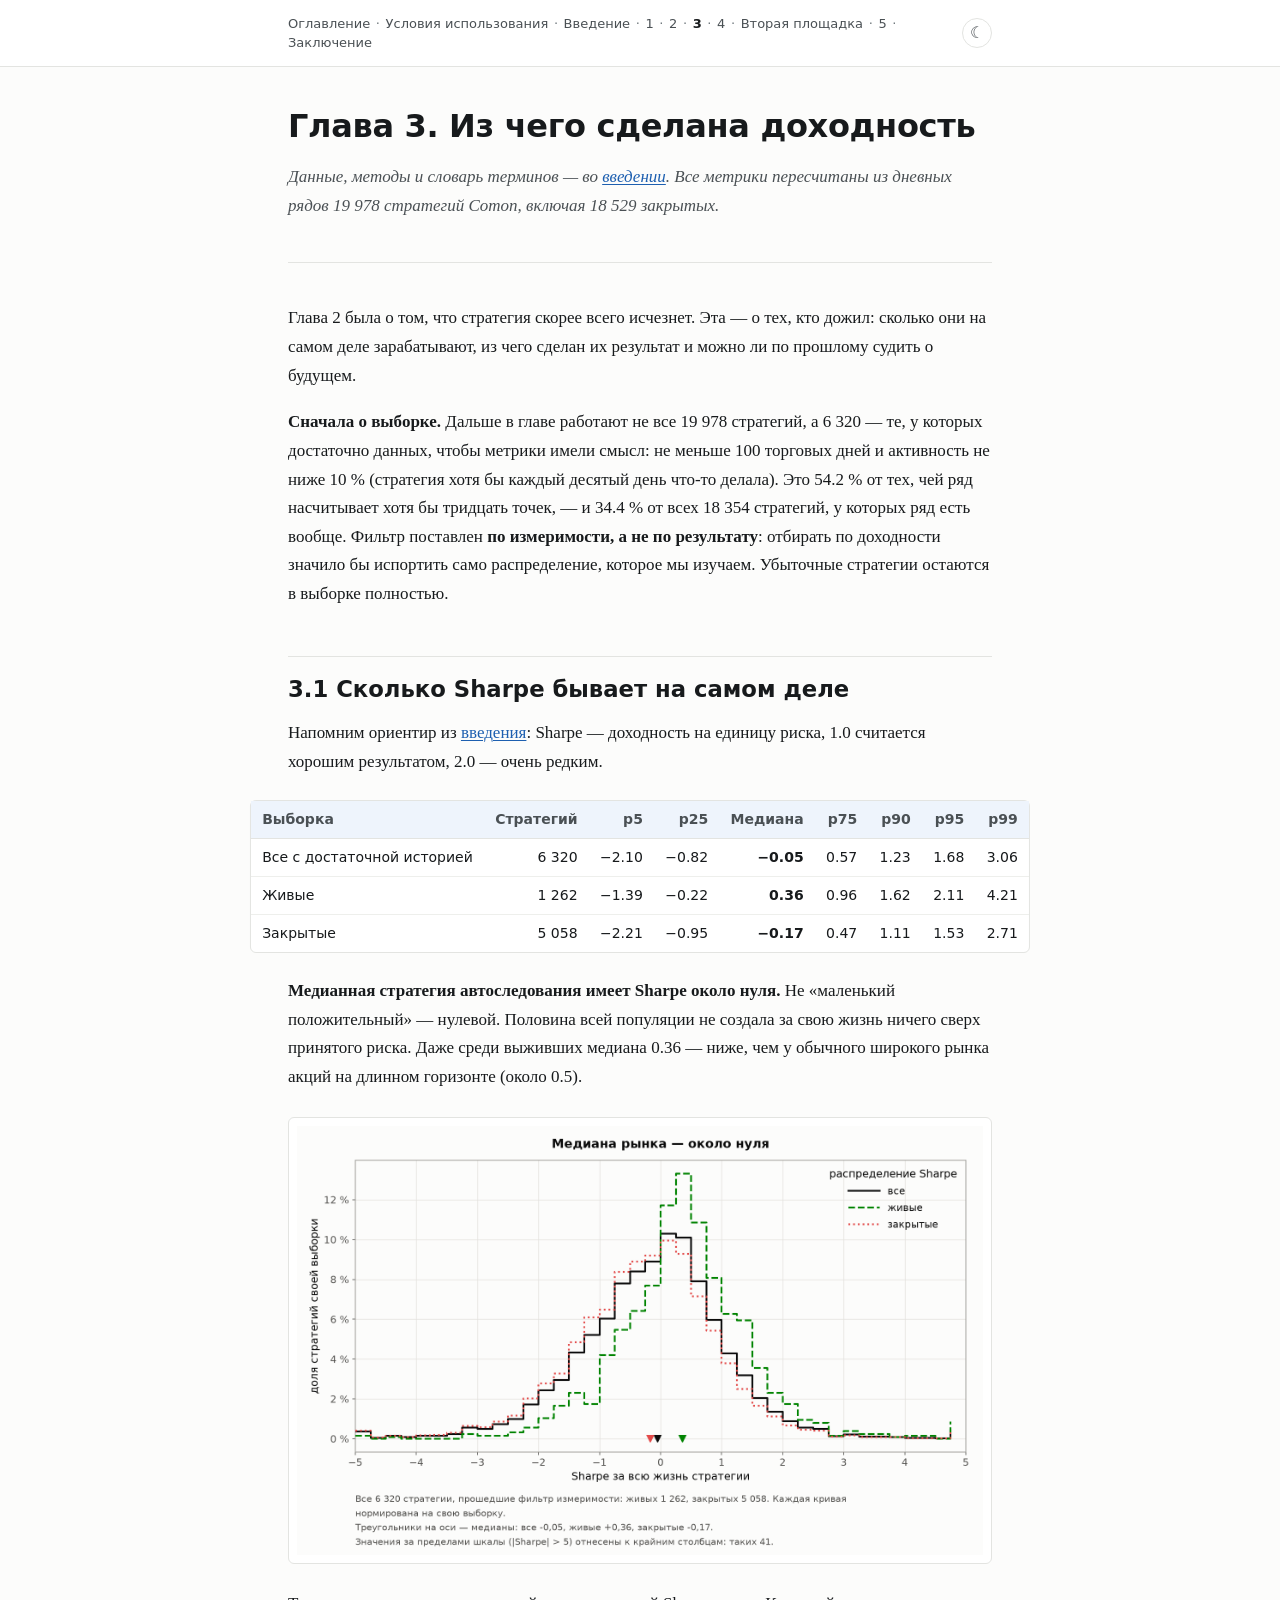
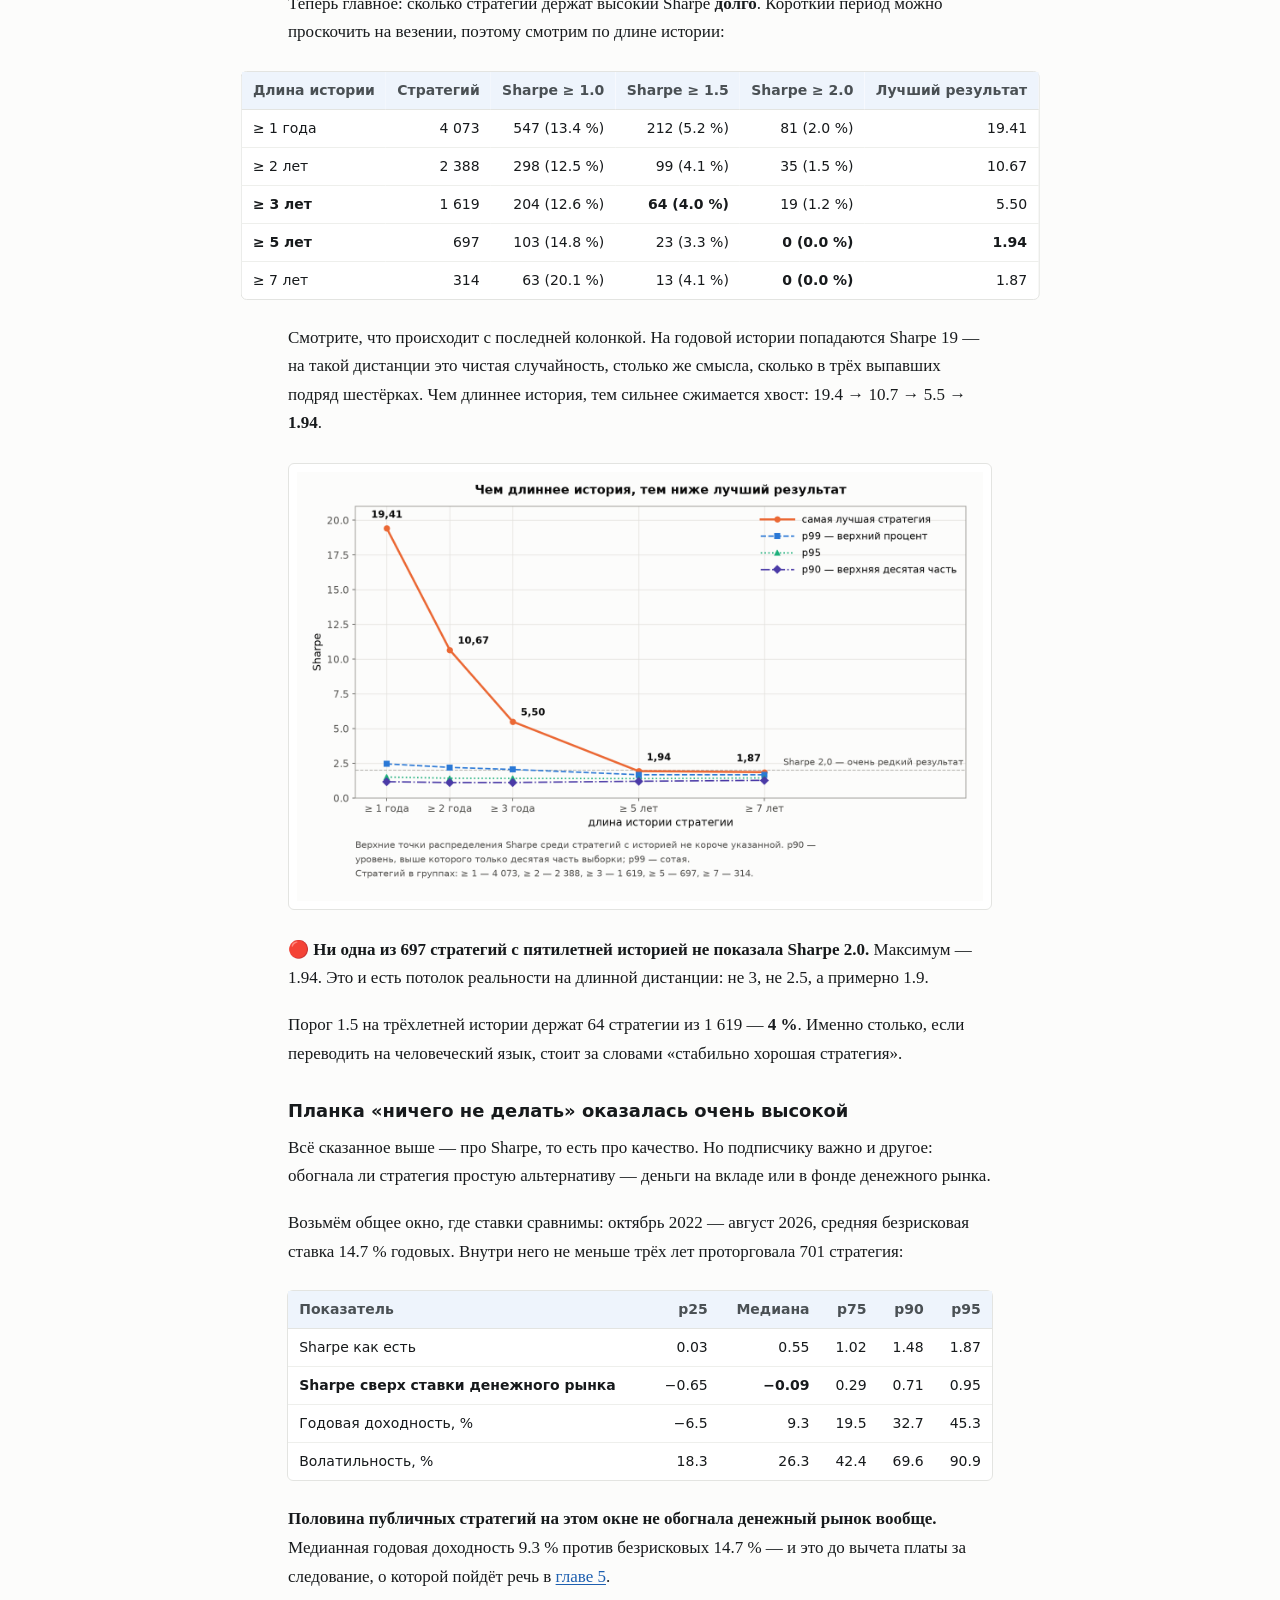
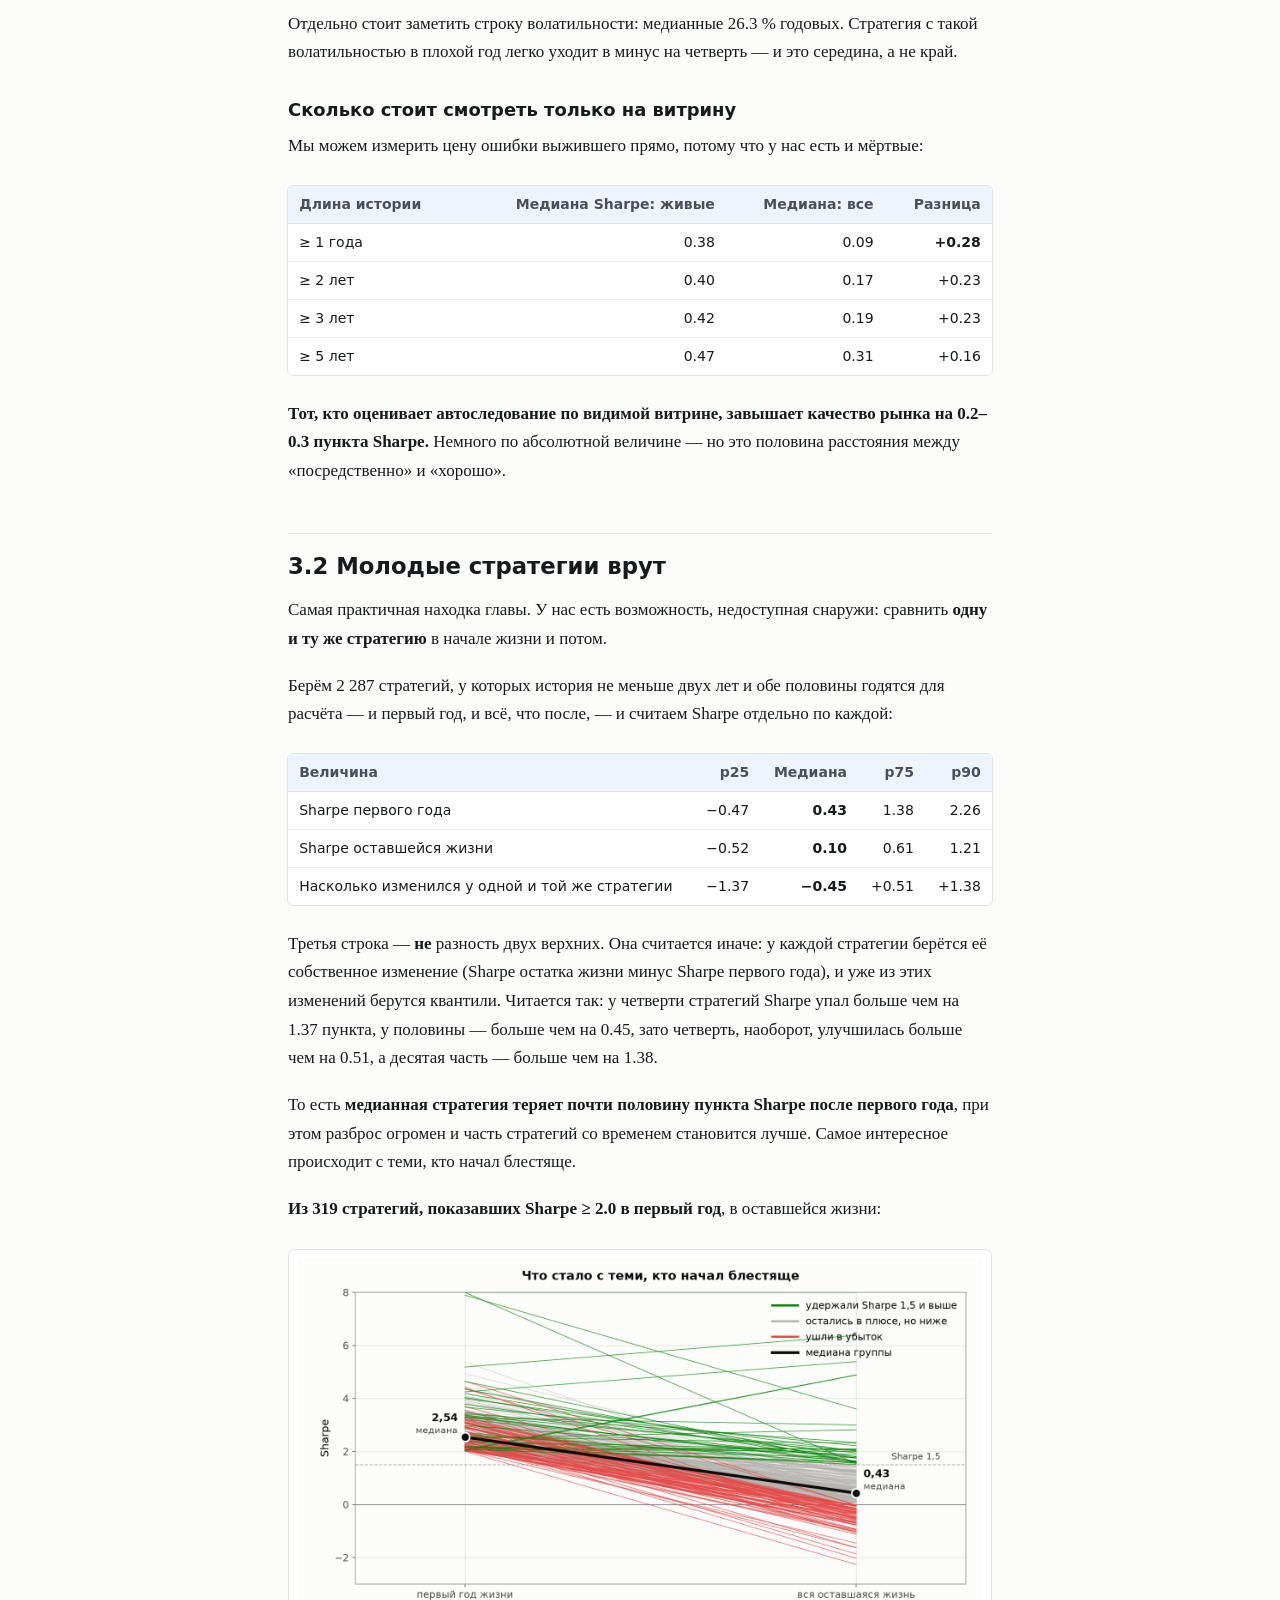
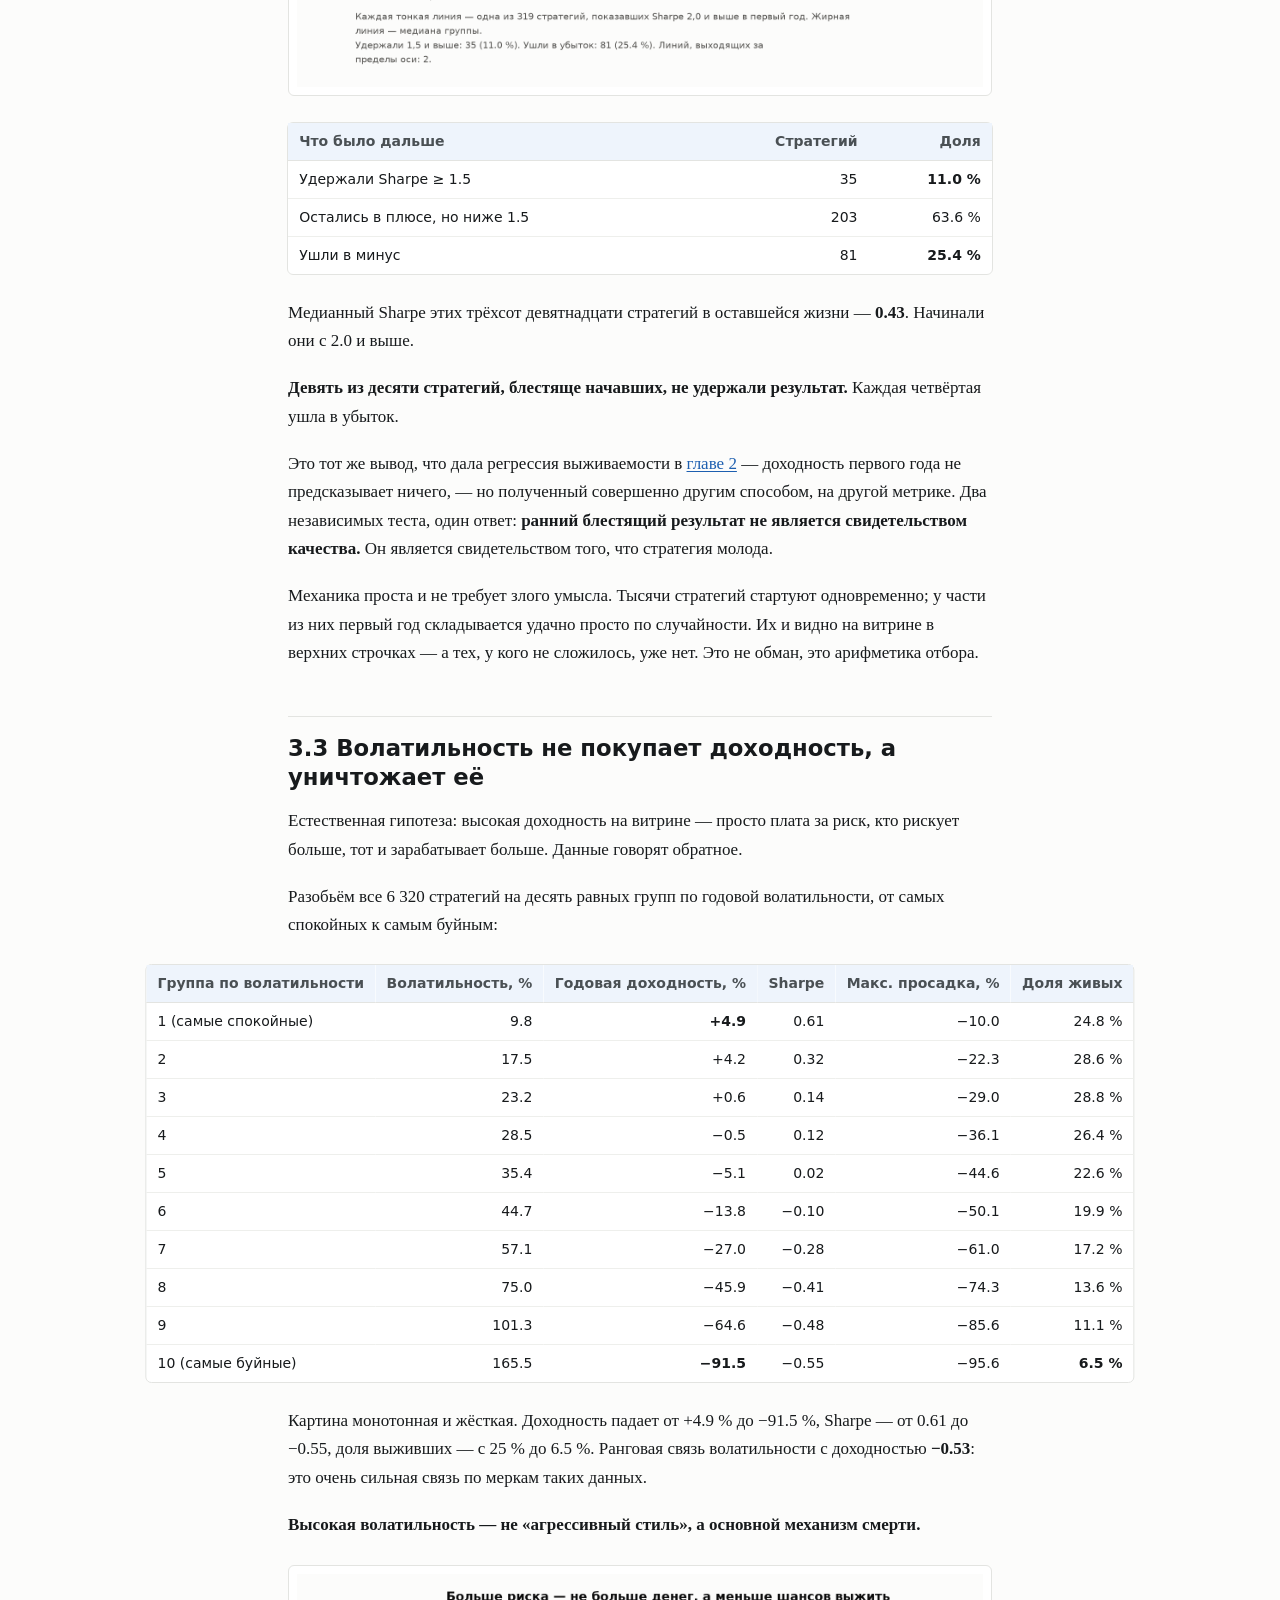
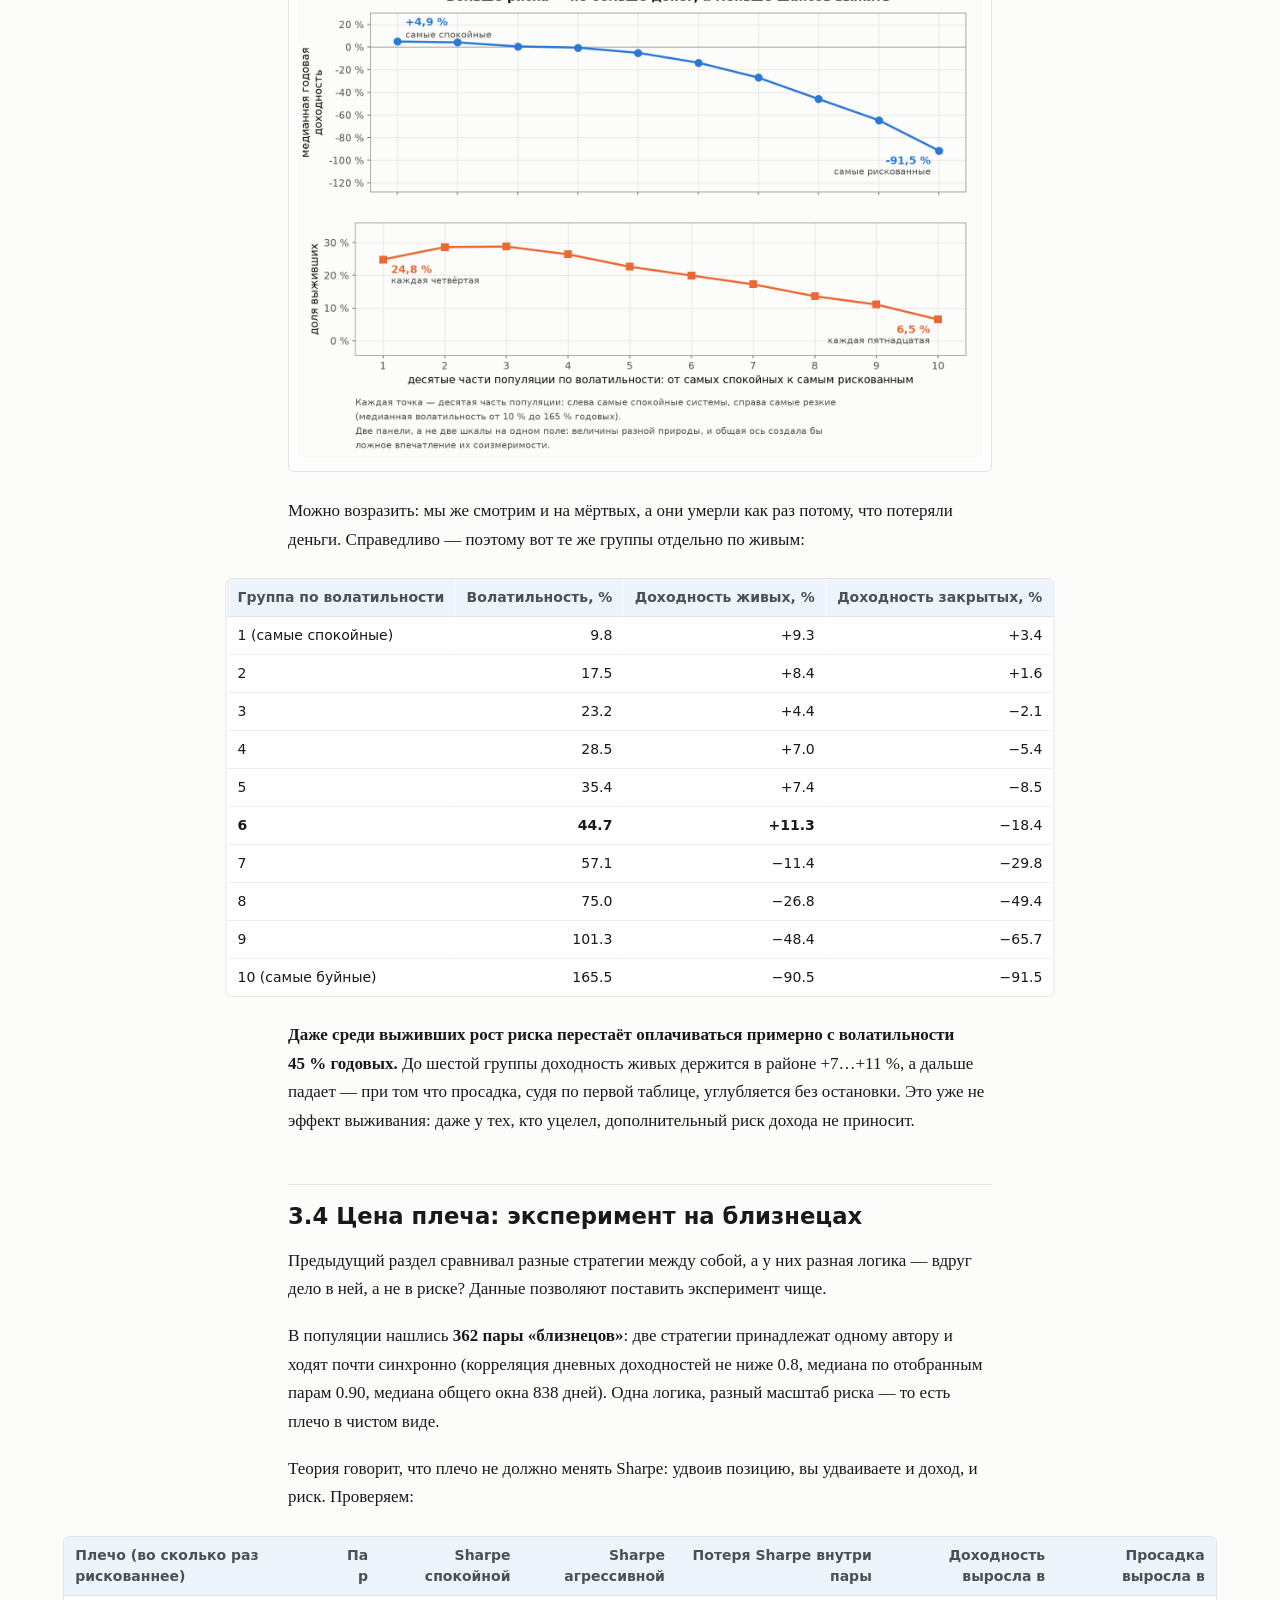
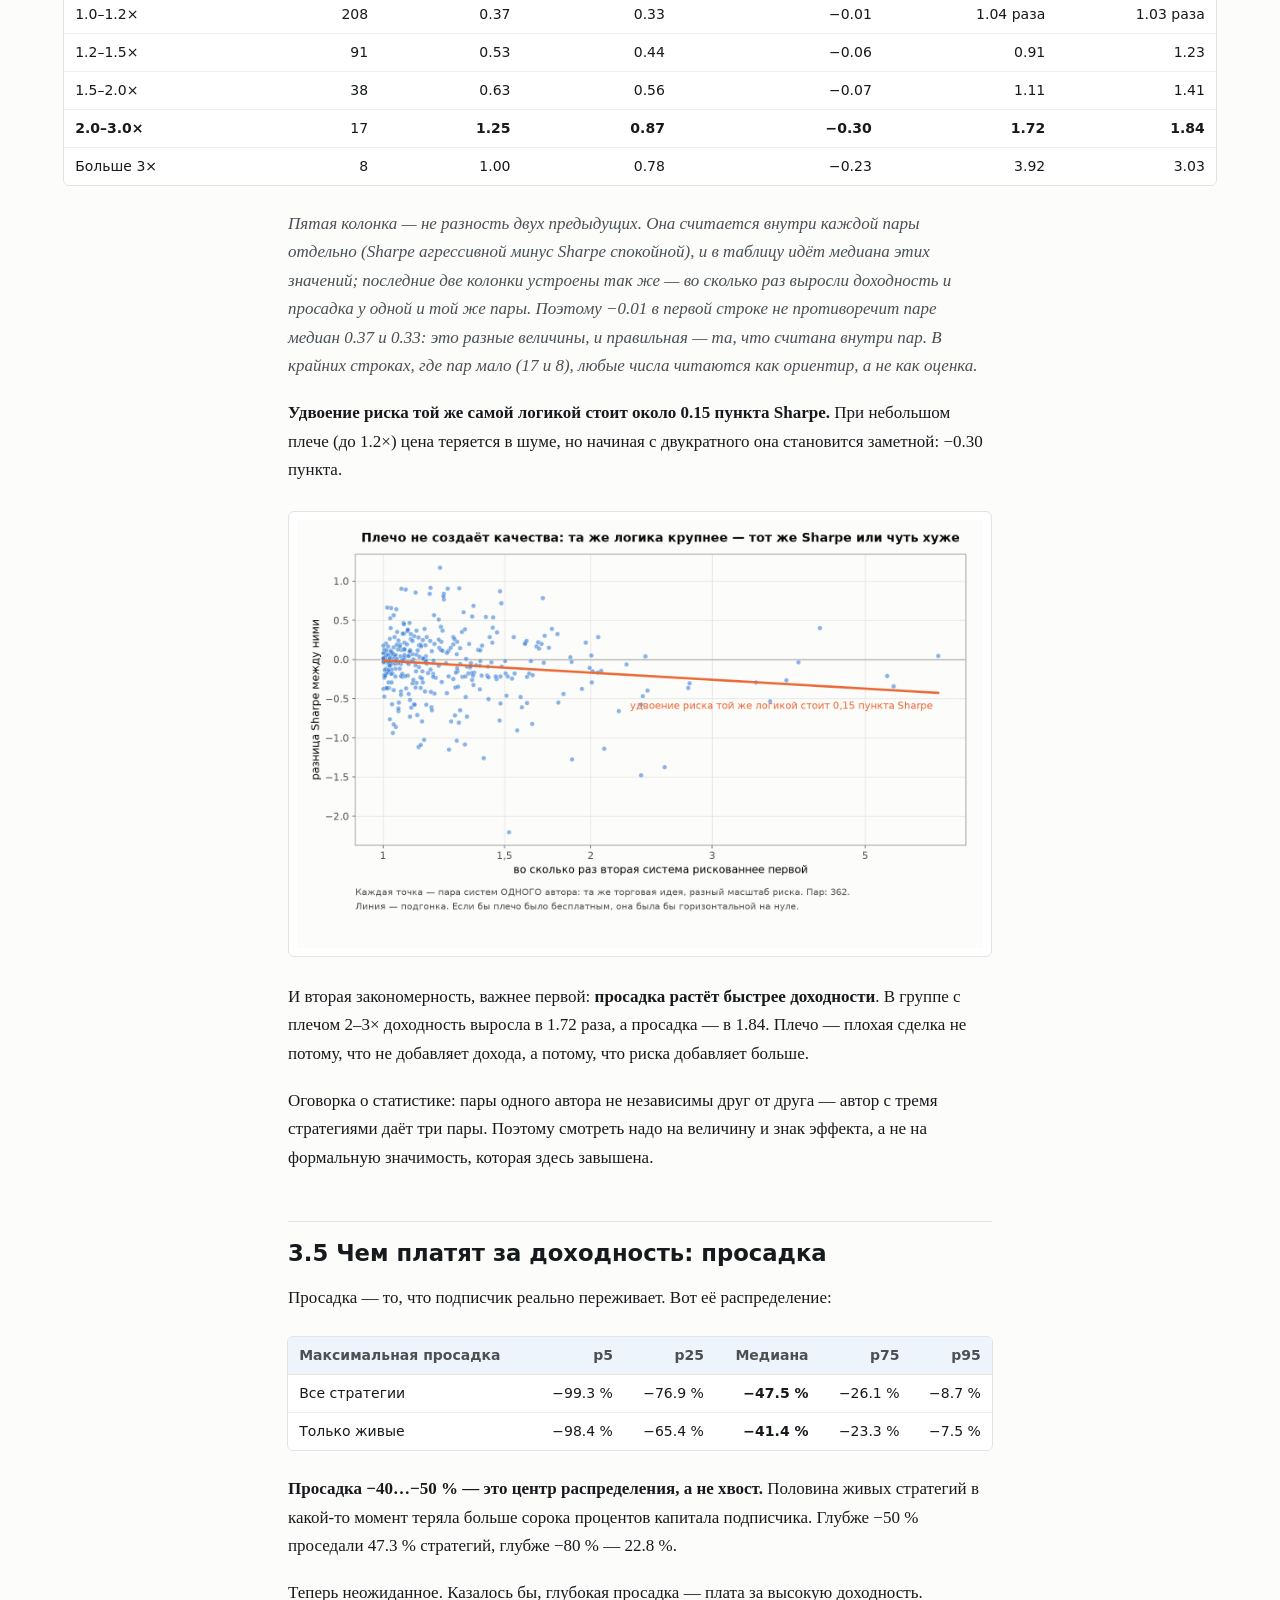
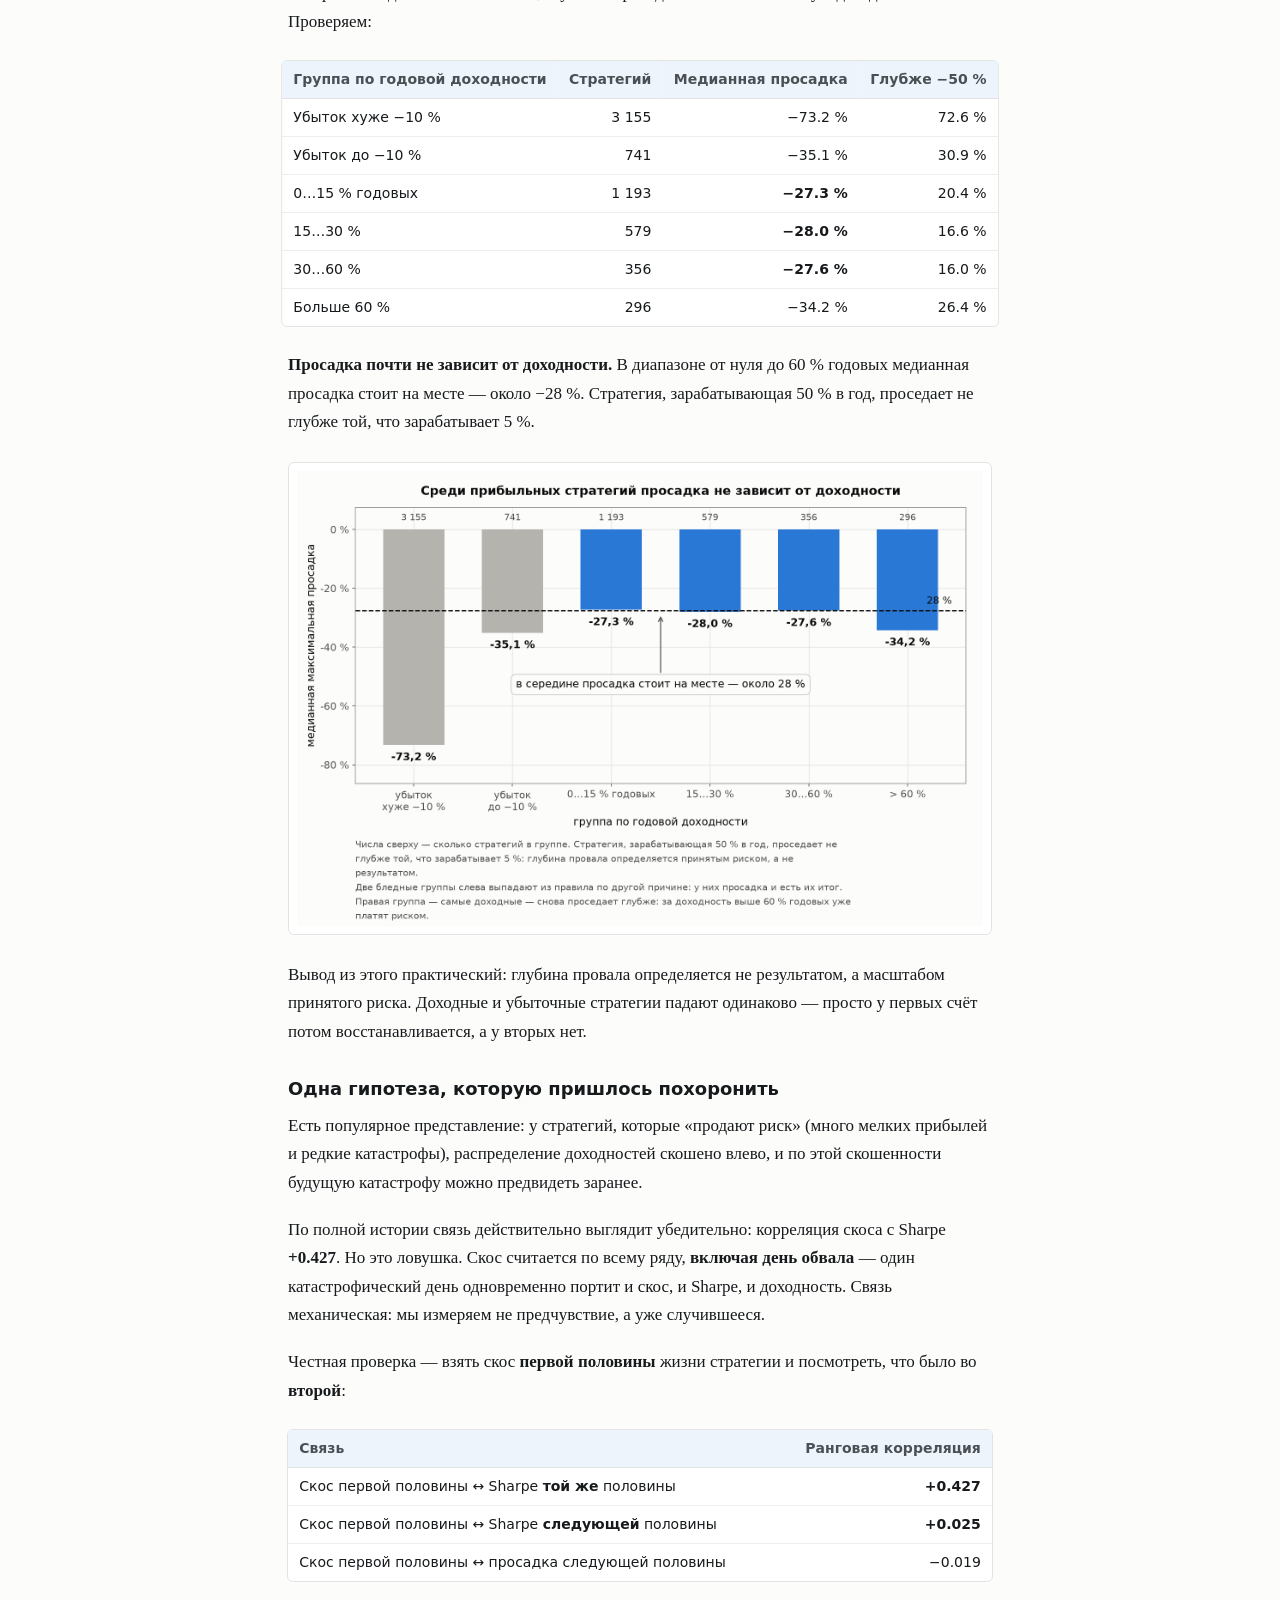
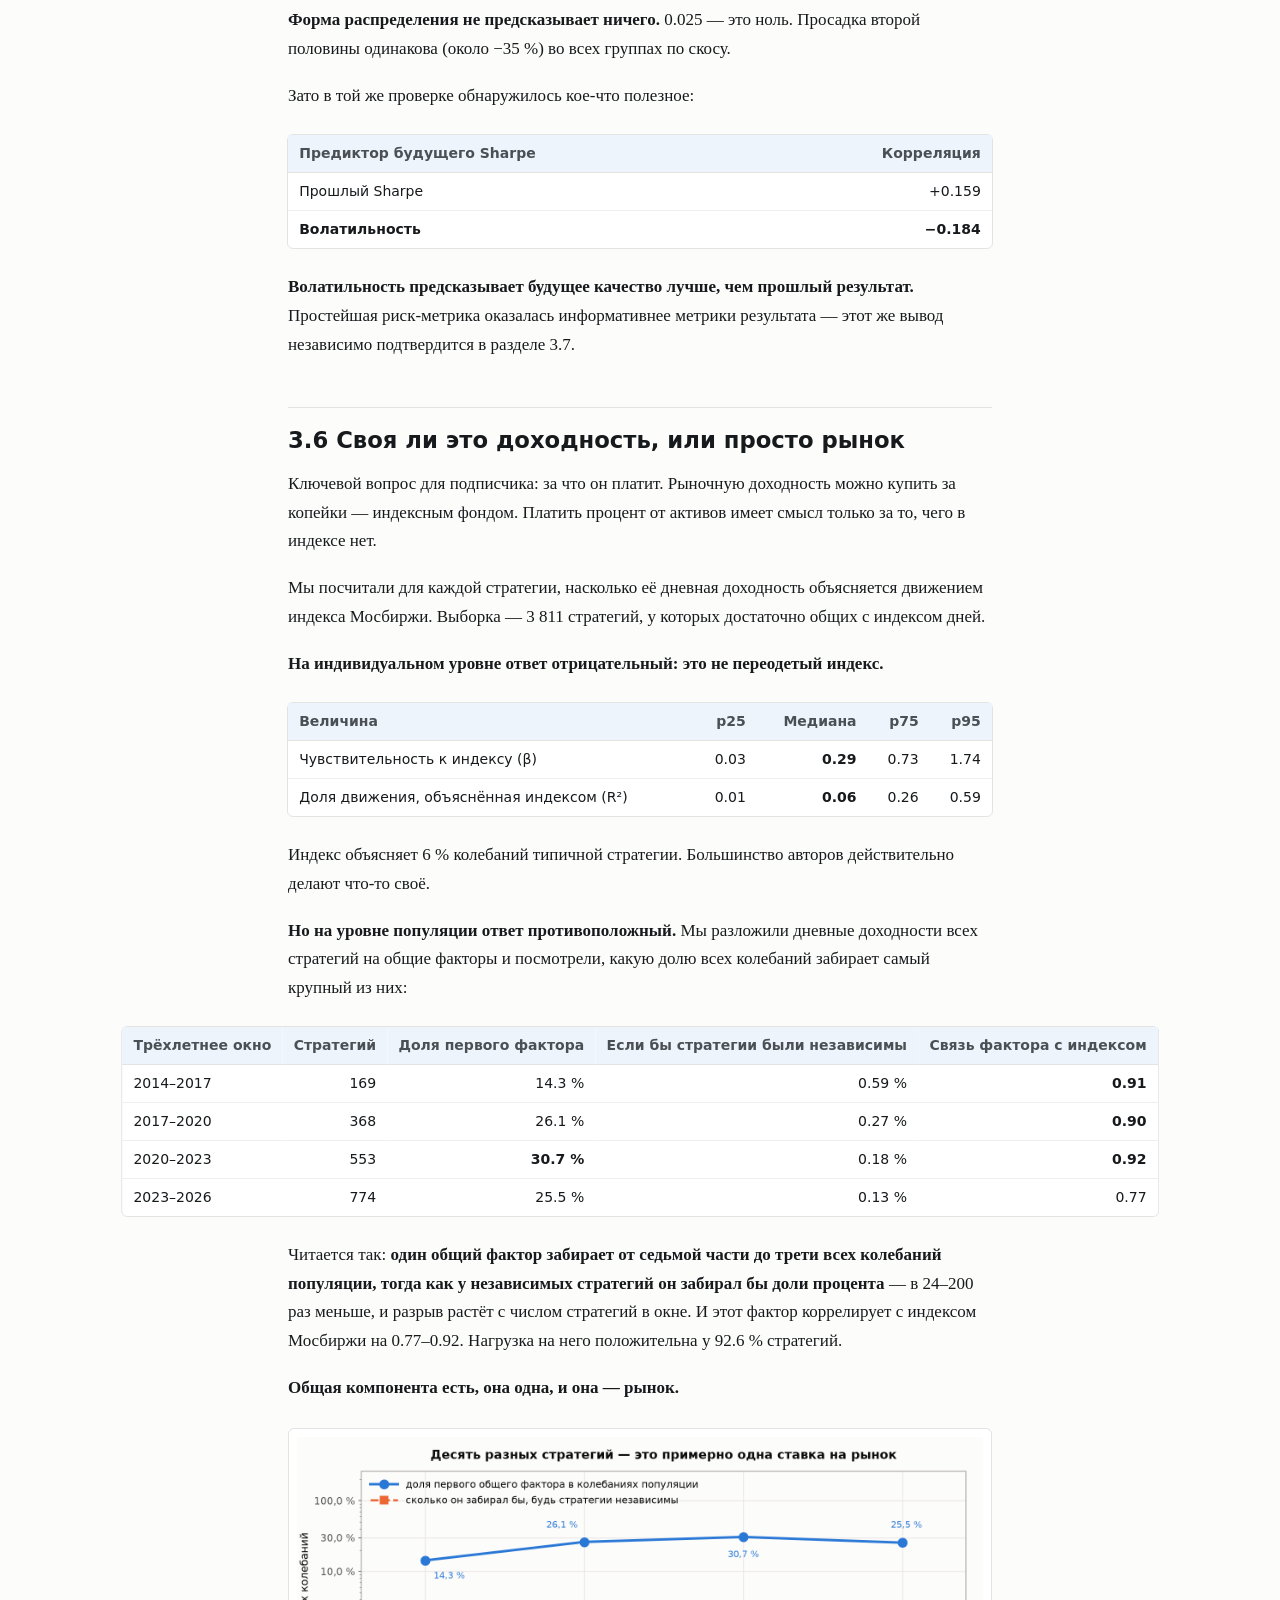
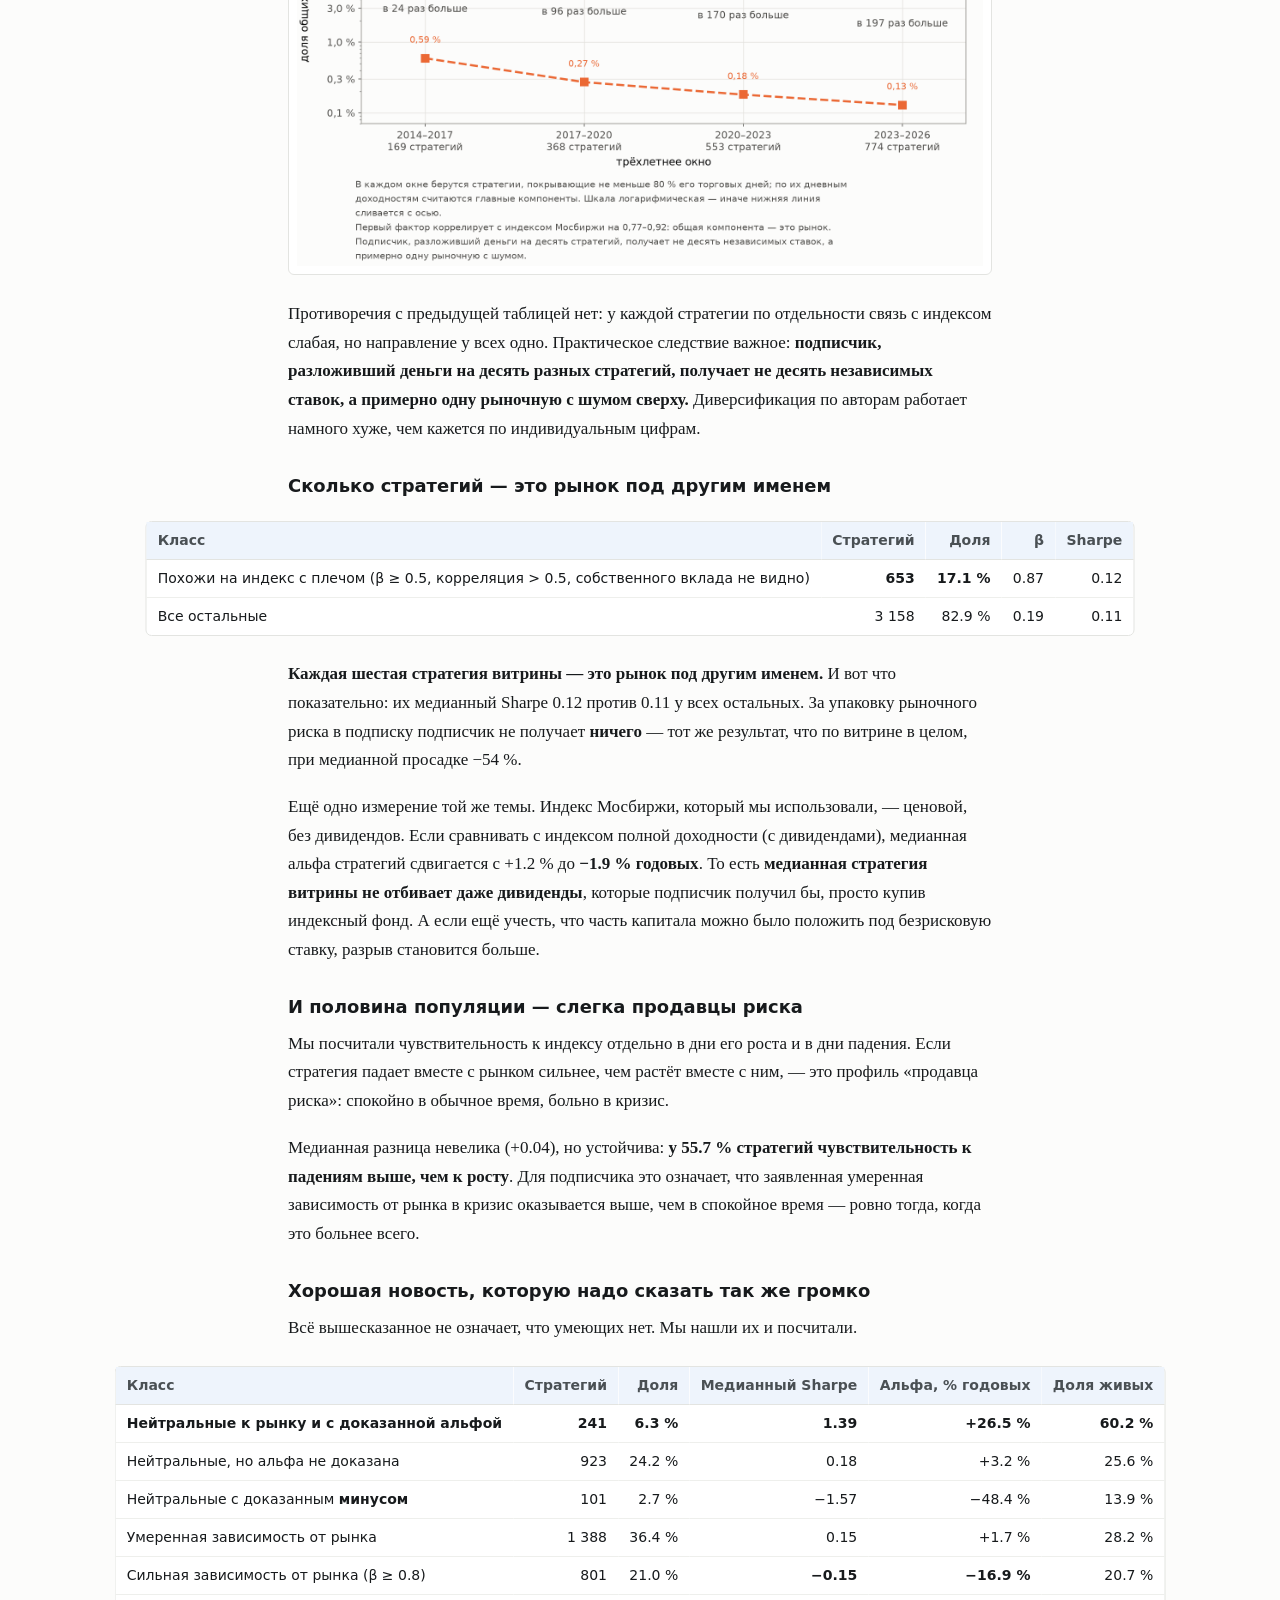
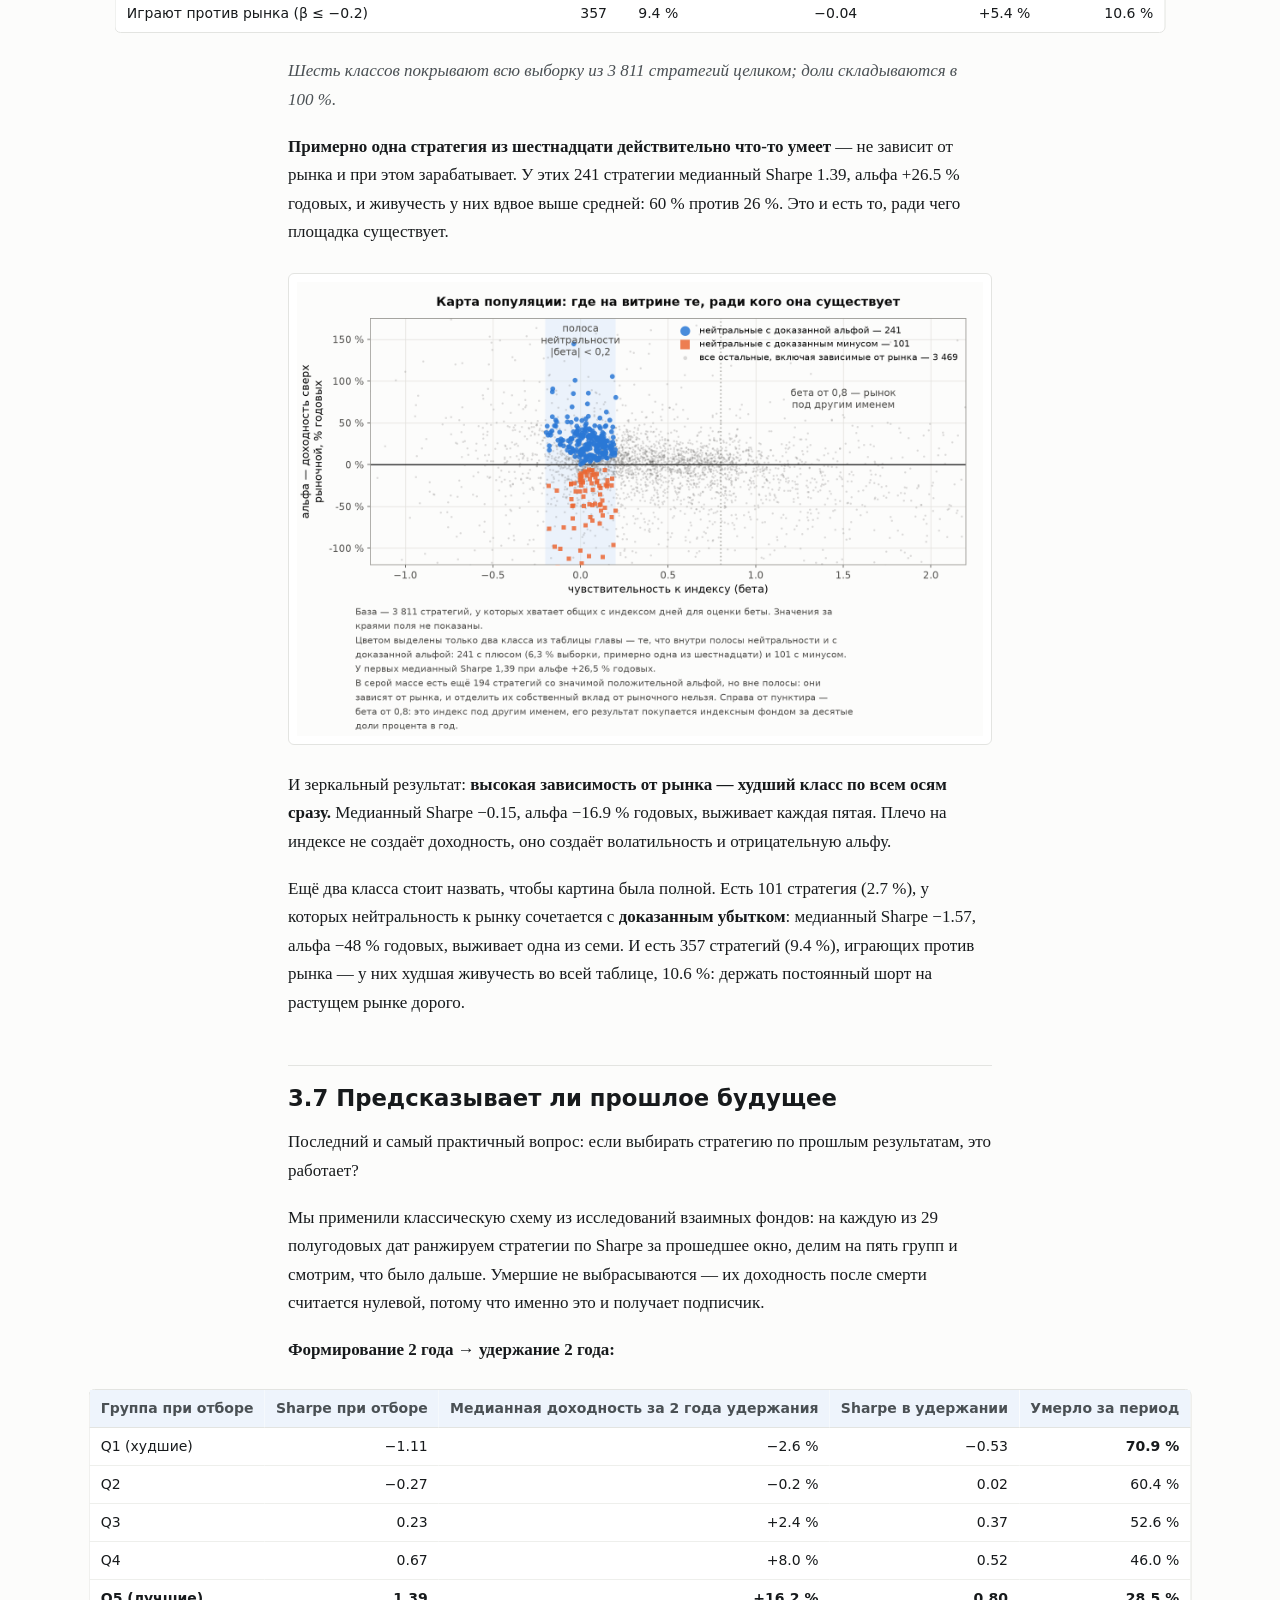
<file: html/comon-story-3-returns.html>
<!doctype html>
<html lang="ru">
<head>
<!-- Yandex.Metrika counter -->
<script type="text/javascript">
    (function(m,e,t,r,i,k,a){
        m[i]=m[i]||function(){(m[i].a=m[i].a||[]).push(arguments)};
        m[i].l=1*new Date();
        for (var j = 0; j < document.scripts.length; j++) {if (document.scripts[j].src === r) { return; }}
        k=e.createElement(t),a=e.getElementsByTagName(t)[0],k.async=1,k.src=r,a.parentNode.insertBefore(k,a)
    })(window, document,'script','https://mc.yandex.ru/metrika/tag.js?id=111629219', 'ym');

    ym(111629219, 'init', {ssr:true, webvisor:true, clickmap:true, ecommerce:"dataLayer", referrer: document.referrer, url: location.href, accurateTrackBounce:true, trackLinks:true});
</script>
<noscript><div><img src="https://mc.yandex.ru/watch/111629219" style="position:absolute; left:-9999px;" alt="" /></div></noscript>
<!-- /Yandex.Metrika counter -->
<script data-goatcounter="https://comon-story.goatcounter.com/count"
        async src="//gc.zgo.at/count.js"></script>
<meta charset="utf-8">
<meta name="viewport" content="width=device-width, initial-scale=1">
<title>Глава 3. Из чего сделана доходность</title>
<script>(function(){try{var t=localStorage.getItem('theme');if(t==='dark'||t==='light')document.documentElement.setAttribute('data-theme',t);}catch(e){}})();</script>
<link rel="stylesheet" href="style.css">
</head>
<body>
<nav class="topbar"><div class="wrap"><span class="nav-links"><a href="index.html">Оглавление</a><span class="sep">·</span><a href="comon-story-license.html">Условия использования</a><span class="sep">·</span><a href="comon-story-0-intro.html">Введение</a><span class="sep">·</span><a href="comon-story-1-market.html">1</a><span class="sep">·</span><a href="comon-story-2-survival.html">2</a><span class="sep">·</span><span class="here">3</span><span class="sep">·</span><a href="comon-story-4-authors.html">4</a><span class="sep">·</span><a href="comon-story-4b-interlude.html">Вторая площадка</a><span class="sep">·</span><a href="comon-story-5-buyers.html">5</a><span class="sep">·</span><a href="comon-story-6-conclusion.html">Заключение</a></span><button id="theme-toggle" class="theme-toggle" type="button" hidden aria-label="Переключить тему оформления">&#9789;</button></div></nav>
<script>(function(){
  var btn = document.getElementById('theme-toggle');
  var root = document.documentElement;
  function isDark(){
    var t = root.getAttribute('data-theme');
    if (t) return t === 'dark';
    return window.matchMedia('(prefers-color-scheme: dark)').matches;
  }
  function sync(){
    var dark = isDark();
    btn.textContent = dark ? '\u2600' : '\u263E';
    btn.setAttribute('aria-label', dark ? 'Включить светлую тему' : 'Включить тёмную тему');
  }
  btn.hidden = false;
  btn.addEventListener('click', function(){
    var next = isDark() ? 'light' : 'dark';
    root.setAttribute('data-theme', next);
    try { localStorage.setItem('theme', next); } catch(e){}
    sync();
  });
  sync();
})();</script>
<main class="wrap">
<h1>Глава 3. Из чего сделана доходность</h1>

<p><em>Данные, методы и словарь терминов — во <a href="comon-story-0-intro.html">введении</a>. Все метрики пересчитаны из дневных рядов 19&nbsp;978 стратегий Comon, включая 18&nbsp;529 закрытых.</em></p>
<hr>
<p>Глава 2 была о том, что стратегия скорее всего исчезнет. Эта — о тех, кто дожил: сколько они на самом деле зарабатывают, из чего сделан их результат и можно ли по прошлому судить о будущем.</p>
<p><strong>Сначала о выборке.</strong> Дальше в главе работают не все 19&nbsp;978 стратегий, а 6&nbsp;320 — те, у которых достаточно данных, чтобы метрики имели смысл: не меньше 100 торговых дней и активность не ниже 10&nbsp;% (стратегия хотя бы каждый десятый день что-то делала). Это 54.2&nbsp;% от тех, чей ряд насчитывает хотя бы тридцать точек, — и 34.4&nbsp;% от всех 18&nbsp;354 стратегий, у которых ряд есть вообще. Фильтр поставлен <strong>по измеримости, а не по результату</strong>: отбирать по доходности значило бы испортить само распределение, которое мы изучаем. Убыточные стратегии остаются в выборке полностью.</p>
<h2>3.1 Сколько Sharpe бывает на самом деле</h2>
<p>Напомним ориентир из <a href="comon-story-0-intro.html">введения</a>: Sharpe — доходность на единицу риска, 1.0 считается хорошим результатом, 2.0 — очень редким.</p>
<div class="tablewrap"><table>
<thead>
<tr>
<th>Выборка</th>
<th style="text-align: right;">Стратегий</th>
<th style="text-align: right;">p5</th>
<th style="text-align: right;">p25</th>
<th style="text-align: right;"><strong>Медиана</strong></th>
<th style="text-align: right;">p75</th>
<th style="text-align: right;">p90</th>
<th style="text-align: right;">p95</th>
<th style="text-align: right;">p99</th>
</tr>
</thead>
<tbody>
<tr>
<td>Все с достаточной историей</td>
<td style="text-align: right;">6&nbsp;320</td>
<td style="text-align: right;">−2.10</td>
<td style="text-align: right;">−0.82</td>
<td style="text-align: right;"><strong>−0.05</strong></td>
<td style="text-align: right;">0.57</td>
<td style="text-align: right;">1.23</td>
<td style="text-align: right;">1.68</td>
<td style="text-align: right;">3.06</td>
</tr>
<tr>
<td>Живые</td>
<td style="text-align: right;">1&nbsp;262</td>
<td style="text-align: right;">−1.39</td>
<td style="text-align: right;">−0.22</td>
<td style="text-align: right;"><strong>0.36</strong></td>
<td style="text-align: right;">0.96</td>
<td style="text-align: right;">1.62</td>
<td style="text-align: right;">2.11</td>
<td style="text-align: right;">4.21</td>
</tr>
<tr>
<td>Закрытые</td>
<td style="text-align: right;">5&nbsp;058</td>
<td style="text-align: right;">−2.21</td>
<td style="text-align: right;">−0.95</td>
<td style="text-align: right;"><strong>−0.17</strong></td>
<td style="text-align: right;">0.47</td>
<td style="text-align: right;">1.11</td>
<td style="text-align: right;">1.53</td>
<td style="text-align: right;">2.71</td>
</tr>
</tbody>
</table></div>
<p><strong>Медианная стратегия автоследования имеет Sharpe около нуля.</strong> Не «маленький положительный» — нулевой. Половина всей популяции не создала за свою жизнь ничего сверх принятого риска. Даже среди выживших медиана 0.36 — ниже, чем у обычного широкого рынка акций на длинном горизонте (около 0.5).</p>
<p><a class="figure" href="../images/19-sharpe-histogram.png" target="_blank" rel="noopener"><img alt="Распределение Sharpe: все измеримые стратегии, живые и закрытые; медианы −0,05 / +0,36 / −0,17" src="../images/19-sharpe-histogram.png"></a></p>
<p>Теперь главное: сколько стратегий держат высокий Sharpe <strong>долго</strong>. Короткий период можно проскочить на везении, поэтому смотрим по длине истории:</p>
<div class="tablewrap"><table>
<thead>
<tr>
<th>Длина истории</th>
<th style="text-align: right;">Стратегий</th>
<th style="text-align: right;">Sharpe ≥ 1.0</th>
<th style="text-align: right;">Sharpe ≥ 1.5</th>
<th style="text-align: right;">Sharpe ≥ 2.0</th>
<th style="text-align: right;">Лучший результат</th>
</tr>
</thead>
<tbody>
<tr>
<td>≥ 1 года</td>
<td style="text-align: right;">4&nbsp;073</td>
<td style="text-align: right;">547 (13.4&nbsp;%)</td>
<td style="text-align: right;">212 (5.2&nbsp;%)</td>
<td style="text-align: right;">81 (2.0&nbsp;%)</td>
<td style="text-align: right;">19.41</td>
</tr>
<tr>
<td>≥ 2 лет</td>
<td style="text-align: right;">2&nbsp;388</td>
<td style="text-align: right;">298 (12.5&nbsp;%)</td>
<td style="text-align: right;">99 (4.1&nbsp;%)</td>
<td style="text-align: right;">35 (1.5&nbsp;%)</td>
<td style="text-align: right;">10.67</td>
</tr>
<tr>
<td><strong>≥ 3 лет</strong></td>
<td style="text-align: right;">1&nbsp;619</td>
<td style="text-align: right;">204 (12.6&nbsp;%)</td>
<td style="text-align: right;"><strong>64 (4.0&nbsp;%)</strong></td>
<td style="text-align: right;">19 (1.2&nbsp;%)</td>
<td style="text-align: right;">5.50</td>
</tr>
<tr>
<td><strong>≥ 5 лет</strong></td>
<td style="text-align: right;">697</td>
<td style="text-align: right;">103 (14.8&nbsp;%)</td>
<td style="text-align: right;">23 (3.3&nbsp;%)</td>
<td style="text-align: right;"><strong>0 (0.0&nbsp;%)</strong></td>
<td style="text-align: right;"><strong>1.94</strong></td>
</tr>
<tr>
<td>≥ 7 лет</td>
<td style="text-align: right;">314</td>
<td style="text-align: right;">63 (20.1&nbsp;%)</td>
<td style="text-align: right;">13 (4.1&nbsp;%)</td>
<td style="text-align: right;"><strong>0 (0.0&nbsp;%)</strong></td>
<td style="text-align: right;">1.87</td>
</tr>
</tbody>
</table></div>
<p>Смотрите, что происходит с последней колонкой. На годовой истории попадаются Sharpe 19 — на такой дистанции это чистая случайность, столько же смысла, сколько в трёх выпавших подряд шестёрках. Чем длиннее история, тем сильнее сжимается хвост: 19.4 → 10.7 → 5.5 → <strong>1.94</strong>.</p>
<p><a class="figure" href="../images/04-sharpe-tail-compression.png" target="_blank" rel="noopener"><img alt="Сжатие хвоста Sharpe с ростом длины истории: максимум падает с 19,41 до 1,87" src="../images/04-sharpe-tail-compression.png"></a></p>
<p>🔴 <strong>Ни одна из 697 стратегий с пятилетней историей не показала Sharpe 2.0.</strong> Максимум — 1.94. Это и есть потолок реальности на длинной дистанции: не 3, не 2.5, а примерно 1.9.</p>
<p>Порог 1.5 на трёхлетней истории держат 64 стратегии из 1&nbsp;619 — <strong>4&nbsp;%</strong>. Именно столько, если переводить на человеческий язык, стоит за словами «стабильно хорошая стратегия».</p>
<h3>Планка «ничего не делать» оказалась очень высокой</h3>
<p>Всё сказанное выше — про Sharpe, то есть про качество. Но подписчику важно и другое: обогнала ли стратегия простую альтернативу — деньги на вкладе или в фонде денежного рынка.</p>
<p>Возьмём общее окно, где ставки сравнимы: октябрь 2022 — август 2026, средняя безрисковая ставка 14.7&nbsp;% годовых. Внутри него не меньше трёх лет проторговала 701 стратегия:</p>
<div class="tablewrap"><table>
<thead>
<tr>
<th>Показатель</th>
<th style="text-align: right;">p25</th>
<th style="text-align: right;">Медиана</th>
<th style="text-align: right;">p75</th>
<th style="text-align: right;">p90</th>
<th style="text-align: right;">p95</th>
</tr>
</thead>
<tbody>
<tr>
<td>Sharpe как есть</td>
<td style="text-align: right;">0.03</td>
<td style="text-align: right;">0.55</td>
<td style="text-align: right;">1.02</td>
<td style="text-align: right;">1.48</td>
<td style="text-align: right;">1.87</td>
</tr>
<tr>
<td><strong>Sharpe сверх ставки денежного рынка</strong></td>
<td style="text-align: right;">−0.65</td>
<td style="text-align: right;"><strong>−0.09</strong></td>
<td style="text-align: right;">0.29</td>
<td style="text-align: right;">0.71</td>
<td style="text-align: right;">0.95</td>
</tr>
<tr>
<td>Годовая доходность, %</td>
<td style="text-align: right;">−6.5</td>
<td style="text-align: right;">9.3</td>
<td style="text-align: right;">19.5</td>
<td style="text-align: right;">32.7</td>
<td style="text-align: right;">45.3</td>
</tr>
<tr>
<td>Волатильность, %</td>
<td style="text-align: right;">18.3</td>
<td style="text-align: right;">26.3</td>
<td style="text-align: right;">42.4</td>
<td style="text-align: right;">69.6</td>
<td style="text-align: right;">90.9</td>
</tr>
</tbody>
</table></div>
<p><strong>Половина публичных стратегий на этом окне не обогнала денежный рынок вообще.</strong> Медианная годовая доходность 9.3&nbsp;% против безрисковых 14.7&nbsp;% — и это до вычета платы за следование, о которой пойдёт речь в <a href="comon-story-5-buyers.html">главе 5</a>.</p>
<p>Отдельно стоит заметить строку волатильности: медианные 26.3&nbsp;% годовых. Стратегия с такой волатильностью в плохой год легко уходит в минус на четверть — и это середина, а не край.</p>
<h3>Сколько стоит смотреть только на витрину</h3>
<p>Мы можем измерить цену ошибки выжившего прямо, потому что у нас есть и мёртвые:</p>
<div class="tablewrap"><table>
<thead>
<tr>
<th>Длина истории</th>
<th style="text-align: right;">Медиана Sharpe: живые</th>
<th style="text-align: right;">Медиана: все</th>
<th style="text-align: right;">Разница</th>
</tr>
</thead>
<tbody>
<tr>
<td>≥ 1 года</td>
<td style="text-align: right;">0.38</td>
<td style="text-align: right;">0.09</td>
<td style="text-align: right;"><strong>+0.28</strong></td>
</tr>
<tr>
<td>≥ 2 лет</td>
<td style="text-align: right;">0.40</td>
<td style="text-align: right;">0.17</td>
<td style="text-align: right;">+0.23</td>
</tr>
<tr>
<td>≥ 3 лет</td>
<td style="text-align: right;">0.42</td>
<td style="text-align: right;">0.19</td>
<td style="text-align: right;">+0.23</td>
</tr>
<tr>
<td>≥ 5 лет</td>
<td style="text-align: right;">0.47</td>
<td style="text-align: right;">0.31</td>
<td style="text-align: right;">+0.16</td>
</tr>
</tbody>
</table></div>
<p><strong>Тот, кто оценивает автоследование по видимой витрине, завышает качество рынка на 0.2–0.3 пункта Sharpe.</strong> Немного по абсолютной величине — но это половина расстояния между «посредственно» и «хорошо».</p>
<h2>3.2 Молодые стратегии врут</h2>
<p>Самая практичная находка главы. У нас есть возможность, недоступная снаружи: сравнить <strong>одну и ту же стратегию</strong> в начале жизни и потом.</p>
<p>Берём 2&nbsp;287 стратегий, у которых история не меньше двух лет и обе половины годятся для расчёта — и первый год, и всё, что после, — и считаем Sharpe отдельно по каждой:</p>
<div class="tablewrap"><table>
<thead>
<tr>
<th>Величина</th>
<th style="text-align: right;">p25</th>
<th style="text-align: right;"><strong>Медиана</strong></th>
<th style="text-align: right;">p75</th>
<th style="text-align: right;">p90</th>
</tr>
</thead>
<tbody>
<tr>
<td>Sharpe первого года</td>
<td style="text-align: right;">−0.47</td>
<td style="text-align: right;"><strong>0.43</strong></td>
<td style="text-align: right;">1.38</td>
<td style="text-align: right;">2.26</td>
</tr>
<tr>
<td>Sharpe оставшейся жизни</td>
<td style="text-align: right;">−0.52</td>
<td style="text-align: right;"><strong>0.10</strong></td>
<td style="text-align: right;">0.61</td>
<td style="text-align: right;">1.21</td>
</tr>
<tr>
<td>Насколько изменился у одной и той же стратегии</td>
<td style="text-align: right;">−1.37</td>
<td style="text-align: right;"><strong>−0.45</strong></td>
<td style="text-align: right;">+0.51</td>
<td style="text-align: right;">+1.38</td>
</tr>
</tbody>
</table></div>
<p>Третья строка — <strong>не</strong> разность двух верхних. Она считается иначе: у каждой стратегии берётся её собственное изменение (Sharpe остатка жизни минус Sharpe первого года), и уже из этих изменений берутся квантили. Читается так: у четверти стратегий Sharpe упал больше чем на 1.37 пункта, у половины — больше чем на 0.45, зато четверть, наоборот, улучшилась больше чем на 0.51, а десятая часть — больше чем на 1.38.</p>
<p>То есть <strong>медианная стратегия теряет почти половину пункта Sharpe после первого года</strong>, при этом разброс огромен и часть стратегий со временем становится лучше. Самое интересное происходит с теми, кто начал блестяще.</p>
<p><strong>Из 319 стратегий, показавших Sharpe ≥ 2.0 в первый год</strong>, в оставшейся жизни:</p>
<p><a class="figure" href="../images/05-sharpe-first-year-vs-rest.png" target="_blank" rel="noopener"><img alt="У каждой из 319 стратегий две точки: Sharpe первого года и остатка жизни; линии сходятся к середине" src="../images/05-sharpe-first-year-vs-rest.png"></a></p>
<div class="tablewrap"><table>
<thead>
<tr>
<th>Что было дальше</th>
<th style="text-align: right;">Стратегий</th>
<th style="text-align: right;">Доля</th>
</tr>
</thead>
<tbody>
<tr>
<td>Удержали Sharpe ≥ 1.5</td>
<td style="text-align: right;">35</td>
<td style="text-align: right;"><strong>11.0&nbsp;%</strong></td>
</tr>
<tr>
<td>Остались в плюсе, но ниже 1.5</td>
<td style="text-align: right;">203</td>
<td style="text-align: right;">63.6&nbsp;%</td>
</tr>
<tr>
<td>Ушли в минус</td>
<td style="text-align: right;">81</td>
<td style="text-align: right;"><strong>25.4&nbsp;%</strong></td>
</tr>
</tbody>
</table></div>
<p>Медианный Sharpe этих трёхсот девятнадцати стратегий в оставшейся жизни — <strong>0.43</strong>. Начинали они с 2.0 и выше.</p>
<p><strong>Девять из десяти стратегий, блестяще начавших, не удержали результат.</strong> Каждая четвёртая ушла в убыток.</p>
<p>Это тот же вывод, что дала регрессия выживаемости в <a href="comon-story-2-survival.html">главе 2</a> — доходность первого года не предсказывает ничего, — но полученный совершенно другим способом, на другой метрике. Два независимых теста, один ответ: <strong>ранний блестящий результат не является свидетельством качества.</strong> Он является свидетельством того, что стратегия молода.</p>
<p>Механика проста и не требует злого умысла. Тысячи стратегий стартуют одновременно; у части из них первый год складывается удачно просто по случайности. Их и видно на витрине в верхних строчках — а тех, у кого не сложилось, уже нет. Это не обман, это арифметика отбора.</p>
<h2>3.3 Волатильность не покупает доходность, а уничтожает её</h2>
<p>Естественная гипотеза: высокая доходность на витрине — просто плата за риск, кто рискует больше, тот и зарабатывает больше. Данные говорят обратное.</p>
<p>Разобьём все 6&nbsp;320 стратегий на десять равных групп по годовой волатильности, от самых спокойных к самым буйным:</p>
<div class="tablewrap"><table>
<thead>
<tr>
<th>Группа по волатильности</th>
<th style="text-align: right;">Волатильность, %</th>
<th style="text-align: right;">Годовая доходность, %</th>
<th style="text-align: right;">Sharpe</th>
<th style="text-align: right;">Макс. просадка, %</th>
<th style="text-align: right;">Доля живых</th>
</tr>
</thead>
<tbody>
<tr>
<td>1 (самые спокойные)</td>
<td style="text-align: right;">9.8</td>
<td style="text-align: right;"><strong>+4.9</strong></td>
<td style="text-align: right;">0.61</td>
<td style="text-align: right;">−10.0</td>
<td style="text-align: right;">24.8&nbsp;%</td>
</tr>
<tr>
<td>2</td>
<td style="text-align: right;">17.5</td>
<td style="text-align: right;">+4.2</td>
<td style="text-align: right;">0.32</td>
<td style="text-align: right;">−22.3</td>
<td style="text-align: right;">28.6&nbsp;%</td>
</tr>
<tr>
<td>3</td>
<td style="text-align: right;">23.2</td>
<td style="text-align: right;">+0.6</td>
<td style="text-align: right;">0.14</td>
<td style="text-align: right;">−29.0</td>
<td style="text-align: right;">28.8&nbsp;%</td>
</tr>
<tr>
<td>4</td>
<td style="text-align: right;">28.5</td>
<td style="text-align: right;">−0.5</td>
<td style="text-align: right;">0.12</td>
<td style="text-align: right;">−36.1</td>
<td style="text-align: right;">26.4&nbsp;%</td>
</tr>
<tr>
<td>5</td>
<td style="text-align: right;">35.4</td>
<td style="text-align: right;">−5.1</td>
<td style="text-align: right;">0.02</td>
<td style="text-align: right;">−44.6</td>
<td style="text-align: right;">22.6&nbsp;%</td>
</tr>
<tr>
<td>6</td>
<td style="text-align: right;">44.7</td>
<td style="text-align: right;">−13.8</td>
<td style="text-align: right;">−0.10</td>
<td style="text-align: right;">−50.1</td>
<td style="text-align: right;">19.9&nbsp;%</td>
</tr>
<tr>
<td>7</td>
<td style="text-align: right;">57.1</td>
<td style="text-align: right;">−27.0</td>
<td style="text-align: right;">−0.28</td>
<td style="text-align: right;">−61.0</td>
<td style="text-align: right;">17.2&nbsp;%</td>
</tr>
<tr>
<td>8</td>
<td style="text-align: right;">75.0</td>
<td style="text-align: right;">−45.9</td>
<td style="text-align: right;">−0.41</td>
<td style="text-align: right;">−74.3</td>
<td style="text-align: right;">13.6&nbsp;%</td>
</tr>
<tr>
<td>9</td>
<td style="text-align: right;">101.3</td>
<td style="text-align: right;">−64.6</td>
<td style="text-align: right;">−0.48</td>
<td style="text-align: right;">−85.6</td>
<td style="text-align: right;">11.1&nbsp;%</td>
</tr>
<tr>
<td>10 (самые буйные)</td>
<td style="text-align: right;">165.5</td>
<td style="text-align: right;"><strong>−91.5</strong></td>
<td style="text-align: right;">−0.55</td>
<td style="text-align: right;">−95.6</td>
<td style="text-align: right;"><strong>6.5&nbsp;%</strong></td>
</tr>
</tbody>
</table></div>
<p>Картина монотонная и жёсткая. Доходность падает от +4.9&nbsp;% до −91.5&nbsp;%, Sharpe — от 0.61 до −0.55, доля выживших — с 25&nbsp;% до 6.5&nbsp;%. Ранговая связь волатильности с доходностью <strong>−0.53</strong>: это очень сильная связь по меркам таких данных.</p>
<p><strong>Высокая волатильность — не «агрессивный стиль», а основной механизм смерти.</strong></p>
<p><a class="figure" href="../images/06-volatility-deciles.png" target="_blank" rel="noopener"><img alt="Децили волатильности: доходность падает с +4,9 до −91,5&nbsp;%, доля выживших — с 24,8 до 6,5&nbsp;%" src="../images/06-volatility-deciles.png"></a></p>
<p>Можно возразить: мы же смотрим и на мёртвых, а они умерли как раз потому, что потеряли деньги. Справедливо — поэтому вот те же группы отдельно по живым:</p>
<div class="tablewrap"><table>
<thead>
<tr>
<th>Группа по волатильности</th>
<th style="text-align: right;">Волатильность, %</th>
<th style="text-align: right;">Доходность живых, %</th>
<th style="text-align: right;">Доходность закрытых, %</th>
</tr>
</thead>
<tbody>
<tr>
<td>1 (самые спокойные)</td>
<td style="text-align: right;">9.8</td>
<td style="text-align: right;">+9.3</td>
<td style="text-align: right;">+3.4</td>
</tr>
<tr>
<td>2</td>
<td style="text-align: right;">17.5</td>
<td style="text-align: right;">+8.4</td>
<td style="text-align: right;">+1.6</td>
</tr>
<tr>
<td>3</td>
<td style="text-align: right;">23.2</td>
<td style="text-align: right;">+4.4</td>
<td style="text-align: right;">−2.1</td>
</tr>
<tr>
<td>4</td>
<td style="text-align: right;">28.5</td>
<td style="text-align: right;">+7.0</td>
<td style="text-align: right;">−5.4</td>
</tr>
<tr>
<td>5</td>
<td style="text-align: right;">35.4</td>
<td style="text-align: right;">+7.4</td>
<td style="text-align: right;">−8.5</td>
</tr>
<tr>
<td><strong>6</strong></td>
<td style="text-align: right;"><strong>44.7</strong></td>
<td style="text-align: right;"><strong>+11.3</strong></td>
<td style="text-align: right;">−18.4</td>
</tr>
<tr>
<td>7</td>
<td style="text-align: right;">57.1</td>
<td style="text-align: right;">−11.4</td>
<td style="text-align: right;">−29.8</td>
</tr>
<tr>
<td>8</td>
<td style="text-align: right;">75.0</td>
<td style="text-align: right;">−26.8</td>
<td style="text-align: right;">−49.4</td>
</tr>
<tr>
<td>9</td>
<td style="text-align: right;">101.3</td>
<td style="text-align: right;">−48.4</td>
<td style="text-align: right;">−65.7</td>
</tr>
<tr>
<td>10 (самые буйные)</td>
<td style="text-align: right;">165.5</td>
<td style="text-align: right;">−90.5</td>
<td style="text-align: right;">−91.5</td>
</tr>
</tbody>
</table></div>
<p><strong>Даже среди выживших рост риска перестаёт оплачиваться примерно с волатильности 45&nbsp;% годовых.</strong> До шестой группы доходность живых держится в районе +7…+11&nbsp;%, а дальше падает — при том что просадка, судя по первой таблице, углубляется без остановки. Это уже не эффект выживания: даже у тех, кто уцелел, дополнительный риск дохода не приносит.</p>
<h2>3.4 Цена плеча: эксперимент на близнецах</h2>
<p>Предыдущий раздел сравнивал разные стратегии между собой, а у них разная логика — вдруг дело в ней, а не в риске? Данные позволяют поставить эксперимент чище.</p>
<p>В популяции нашлись <strong>362 пары «близнецов»</strong>: две стратегии принадлежат одному автору и ходят почти синхронно (корреляция дневных доходностей не ниже 0.8, медиана по отобранным парам 0.90, медиана общего окна 838 дней). Одна логика, разный масштаб риска — то есть плечо в чистом виде.</p>
<p>Теория говорит, что плечо не должно менять Sharpe: удвоив позицию, вы удваиваете и доход, и риск. Проверяем:</p>
<div class="tablewrap"><table>
<thead>
<tr>
<th>Плечо (во сколько раз рискованнее)</th>
<th style="text-align: right;">Пар</th>
<th style="text-align: right;">Sharpe спокойной</th>
<th style="text-align: right;">Sharpe агрессивной</th>
<th style="text-align: right;">Потеря Sharpe внутри пары</th>
<th style="text-align: right;">Доходность выросла в</th>
<th style="text-align: right;">Просадка выросла в</th>
</tr>
</thead>
<tbody>
<tr>
<td>1.0–1.2×</td>
<td style="text-align: right;">208</td>
<td style="text-align: right;">0.37</td>
<td style="text-align: right;">0.33</td>
<td style="text-align: right;">−0.01</td>
<td style="text-align: right;">1.04 раза</td>
<td style="text-align: right;">1.03 раза</td>
</tr>
<tr>
<td>1.2–1.5×</td>
<td style="text-align: right;">91</td>
<td style="text-align: right;">0.53</td>
<td style="text-align: right;">0.44</td>
<td style="text-align: right;">−0.06</td>
<td style="text-align: right;">0.91</td>
<td style="text-align: right;">1.23</td>
</tr>
<tr>
<td>1.5–2.0×</td>
<td style="text-align: right;">38</td>
<td style="text-align: right;">0.63</td>
<td style="text-align: right;">0.56</td>
<td style="text-align: right;">−0.07</td>
<td style="text-align: right;">1.11</td>
<td style="text-align: right;">1.41</td>
</tr>
<tr>
<td><strong>2.0–3.0×</strong></td>
<td style="text-align: right;">17</td>
<td style="text-align: right;"><strong>1.25</strong></td>
<td style="text-align: right;"><strong>0.87</strong></td>
<td style="text-align: right;"><strong>−0.30</strong></td>
<td style="text-align: right;"><strong>1.72</strong></td>
<td style="text-align: right;"><strong>1.84</strong></td>
</tr>
<tr>
<td>Больше 3×</td>
<td style="text-align: right;">8</td>
<td style="text-align: right;">1.00</td>
<td style="text-align: right;">0.78</td>
<td style="text-align: right;">−0.23</td>
<td style="text-align: right;">3.92</td>
<td style="text-align: right;">3.03</td>
</tr>
</tbody>
</table></div>
<p><em>Пятая колонка — не разность двух предыдущих. Она считается внутри каждой пары отдельно (Sharpe агрессивной минус Sharpe спокойной), и в таблицу идёт медиана этих значений; последние две колонки устроены так же — во сколько раз выросли доходность и просадка у одной и той же пары. Поэтому −0.01 в первой строке не противоречит паре медиан 0.37 и 0.33: это разные величины, и правильная — та, что считана внутри пар. В крайних строках, где пар мало (17 и 8), любые числа читаются как ориентир, а не как оценка.</em></p>
<p><strong>Удвоение риска той же самой логикой стоит около 0.15 пункта Sharpe.</strong> При небольшом плече (до 1.2×) цена теряется в шуме, но начиная с двукратного она становится заметной: −0.30 пункта.</p>
<p><a class="figure" href="../images/33-leverage-twins.png" target="_blank" rel="noopener"><img alt="362 пары близнецов одного автора: разница Sharpe против логарифма плеча, наклон −0,222" src="../images/33-leverage-twins.png"></a></p>
<p>И вторая закономерность, важнее первой: <strong>просадка растёт быстрее доходности</strong>. В группе с плечом 2–3× доходность выросла в 1.72 раза, а просадка — в 1.84. Плечо — плохая сделка не потому, что не добавляет дохода, а потому, что риска добавляет больше.</p>
<p>Оговорка о статистике: пары одного автора не независимы друг от друга — автор с тремя стратегиями даёт три пары. Поэтому смотреть надо на величину и знак эффекта, а не на формальную значимость, которая здесь завышена.</p>
<h2>3.5 Чем платят за доходность: просадка</h2>
<p>Просадка — то, что подписчик реально переживает. Вот её распределение:</p>
<div class="tablewrap"><table>
<thead>
<tr>
<th>Максимальная просадка</th>
<th style="text-align: right;">p5</th>
<th style="text-align: right;">p25</th>
<th style="text-align: right;"><strong>Медиана</strong></th>
<th style="text-align: right;">p75</th>
<th style="text-align: right;">p95</th>
</tr>
</thead>
<tbody>
<tr>
<td>Все стратегии</td>
<td style="text-align: right;">−99.3&nbsp;%</td>
<td style="text-align: right;">−76.9&nbsp;%</td>
<td style="text-align: right;"><strong>−47.5&nbsp;%</strong></td>
<td style="text-align: right;">−26.1&nbsp;%</td>
<td style="text-align: right;">−8.7&nbsp;%</td>
</tr>
<tr>
<td>Только живые</td>
<td style="text-align: right;">−98.4&nbsp;%</td>
<td style="text-align: right;">−65.4&nbsp;%</td>
<td style="text-align: right;"><strong>−41.4&nbsp;%</strong></td>
<td style="text-align: right;">−23.3&nbsp;%</td>
<td style="text-align: right;">−7.5&nbsp;%</td>
</tr>
</tbody>
</table></div>
<p><strong>Просадка −40…−50&nbsp;% — это центр распределения, а не хвост.</strong> Половина живых стратегий в какой-то момент теряла больше сорока процентов капитала подписчика. Глубже −50&nbsp;% проседали 47.3&nbsp;% стратегий, глубже −80&nbsp;% — 22.8&nbsp;%.</p>
<p>Теперь неожиданное. Казалось бы, глубокая просадка — плата за высокую доходность. Проверяем:</p>
<div class="tablewrap"><table>
<thead>
<tr>
<th>Группа по годовой доходности</th>
<th style="text-align: right;">Стратегий</th>
<th style="text-align: right;">Медианная просадка</th>
<th style="text-align: right;">Глубже −50&nbsp;%</th>
</tr>
</thead>
<tbody>
<tr>
<td>Убыток хуже −10&nbsp;%</td>
<td style="text-align: right;">3&nbsp;155</td>
<td style="text-align: right;">−73.2&nbsp;%</td>
<td style="text-align: right;">72.6&nbsp;%</td>
</tr>
<tr>
<td>Убыток до −10&nbsp;%</td>
<td style="text-align: right;">741</td>
<td style="text-align: right;">−35.1&nbsp;%</td>
<td style="text-align: right;">30.9&nbsp;%</td>
</tr>
<tr>
<td>0…15&nbsp;% годовых</td>
<td style="text-align: right;">1&nbsp;193</td>
<td style="text-align: right;"><strong>−27.3&nbsp;%</strong></td>
<td style="text-align: right;">20.4&nbsp;%</td>
</tr>
<tr>
<td>15…30&nbsp;%</td>
<td style="text-align: right;">579</td>
<td style="text-align: right;"><strong>−28.0&nbsp;%</strong></td>
<td style="text-align: right;">16.6&nbsp;%</td>
</tr>
<tr>
<td>30…60&nbsp;%</td>
<td style="text-align: right;">356</td>
<td style="text-align: right;"><strong>−27.6&nbsp;%</strong></td>
<td style="text-align: right;">16.0&nbsp;%</td>
</tr>
<tr>
<td>Больше 60&nbsp;%</td>
<td style="text-align: right;">296</td>
<td style="text-align: right;">−34.2&nbsp;%</td>
<td style="text-align: right;">26.4&nbsp;%</td>
</tr>
</tbody>
</table></div>
<p><strong>Просадка почти не зависит от доходности.</strong> В диапазоне от нуля до 60&nbsp;% годовых медианная просадка стоит на месте — около −28&nbsp;%. Стратегия, зарабатывающая 50&nbsp;% в год, проседает не глубже той, что зарабатывает 5&nbsp;%.</p>
<p><a class="figure" href="../images/32-drawdown-by-return.png" target="_blank" rel="noopener"><img alt="Медианная просадка по группам годовой доходности: между 0 и 60&nbsp;% годовых линия плоская" src="../images/32-drawdown-by-return.png"></a></p>
<p>Вывод из этого практический: глубина провала определяется не результатом, а масштабом принятого риска. Доходные и убыточные стратегии падают одинаково — просто у первых счёт потом восстанавливается, а у вторых нет.</p>
<h3>Одна гипотеза, которую пришлось похоронить</h3>
<p>Есть популярное представление: у стратегий, которые «продают риск» (много мелких прибылей и редкие катастрофы), распределение доходностей скошено влево, и по этой скошенности будущую катастрофу можно предвидеть заранее.</p>
<p>По полной истории связь действительно выглядит убедительно: корреляция скоса с Sharpe <strong>+0.427</strong>. Но это ловушка. Скос считается по всему ряду, <strong>включая день обвала</strong> — один катастрофический день одновременно портит и скос, и Sharpe, и доходность. Связь механическая: мы измеряем не предчувствие, а уже случившееся.</p>
<p>Честная проверка — взять скос <strong>первой половины</strong> жизни стратегии и посмотреть, что было во <strong>второй</strong>:</p>
<div class="tablewrap"><table>
<thead>
<tr>
<th>Связь</th>
<th style="text-align: right;">Ранговая корреляция</th>
</tr>
</thead>
<tbody>
<tr>
<td>Скос первой половины ↔ Sharpe <strong>той же</strong> половины</td>
<td style="text-align: right;"><strong>+0.427</strong></td>
</tr>
<tr>
<td>Скос первой половины ↔ Sharpe <strong>следующей</strong> половины</td>
<td style="text-align: right;"><strong>+0.025</strong></td>
</tr>
<tr>
<td>Скос первой половины ↔ просадка следующей половины</td>
<td style="text-align: right;">−0.019</td>
</tr>
</tbody>
</table></div>
<p><strong>Форма распределения не предсказывает ничего.</strong> 0.025 — это ноль. Просадка второй половины одинакова (около −35&nbsp;%) во всех группах по скосу.</p>
<p>Зато в той же проверке обнаружилось кое-что полезное:</p>
<div class="tablewrap"><table>
<thead>
<tr>
<th>Предиктор будущего Sharpe</th>
<th style="text-align: right;">Корреляция</th>
</tr>
</thead>
<tbody>
<tr>
<td>Прошлый Sharpe</td>
<td style="text-align: right;">+0.159</td>
</tr>
<tr>
<td><strong>Волатильность</strong></td>
<td style="text-align: right;"><strong>−0.184</strong></td>
</tr>
</tbody>
</table></div>
<p><strong>Волатильность предсказывает будущее качество лучше, чем прошлый результат.</strong> Простейшая риск-метрика оказалась информативнее метрики результата — этот же вывод независимо подтвердится в разделе 3.7.</p>
<h2>3.6 Своя ли это доходность, или просто рынок</h2>
<p>Ключевой вопрос для подписчика: за что он платит. Рыночную доходность можно купить за копейки — индексным фондом. Платить процент от активов имеет смысл только за то, чего в индексе нет.</p>
<p>Мы посчитали для каждой стратегии, насколько её дневная доходность объясняется движением индекса Мосбиржи. Выборка — 3&nbsp;811 стратегий, у которых достаточно общих с индексом дней.</p>
<p><strong>На индивидуальном уровне ответ отрицательный: это не переодетый индекс.</strong></p>
<div class="tablewrap"><table>
<thead>
<tr>
<th>Величина</th>
<th style="text-align: right;">p25</th>
<th style="text-align: right;">Медиана</th>
<th style="text-align: right;">p75</th>
<th style="text-align: right;">p95</th>
</tr>
</thead>
<tbody>
<tr>
<td>Чувствительность к индексу (β)</td>
<td style="text-align: right;">0.03</td>
<td style="text-align: right;"><strong>0.29</strong></td>
<td style="text-align: right;">0.73</td>
<td style="text-align: right;">1.74</td>
</tr>
<tr>
<td>Доля движения, объяснённая индексом (R²)</td>
<td style="text-align: right;">0.01</td>
<td style="text-align: right;"><strong>0.06</strong></td>
<td style="text-align: right;">0.26</td>
<td style="text-align: right;">0.59</td>
</tr>
</tbody>
</table></div>
<p>Индекс объясняет 6&nbsp;% колебаний типичной стратегии. Большинство авторов действительно делают что-то своё.</p>
<p><strong>Но на уровне популяции ответ противоположный.</strong> Мы разложили дневные доходности всех стратегий на общие факторы и посмотрели, какую долю всех колебаний забирает самый крупный из них:</p>
<div class="tablewrap"><table>
<thead>
<tr>
<th>Трёхлетнее окно</th>
<th style="text-align: right;">Стратегий</th>
<th style="text-align: right;">Доля первого фактора</th>
<th style="text-align: right;">Если бы стратегии были независимы</th>
<th style="text-align: right;">Связь фактора с индексом</th>
</tr>
</thead>
<tbody>
<tr>
<td>2014–2017</td>
<td style="text-align: right;">169</td>
<td style="text-align: right;">14.3&nbsp;%</td>
<td style="text-align: right;">0.59&nbsp;%</td>
<td style="text-align: right;"><strong>0.91</strong></td>
</tr>
<tr>
<td>2017–2020</td>
<td style="text-align: right;">368</td>
<td style="text-align: right;">26.1&nbsp;%</td>
<td style="text-align: right;">0.27&nbsp;%</td>
<td style="text-align: right;"><strong>0.90</strong></td>
</tr>
<tr>
<td>2020–2023</td>
<td style="text-align: right;">553</td>
<td style="text-align: right;"><strong>30.7&nbsp;%</strong></td>
<td style="text-align: right;">0.18&nbsp;%</td>
<td style="text-align: right;"><strong>0.92</strong></td>
</tr>
<tr>
<td>2023–2026</td>
<td style="text-align: right;">774</td>
<td style="text-align: right;">25.5&nbsp;%</td>
<td style="text-align: right;">0.13&nbsp;%</td>
<td style="text-align: right;">0.77</td>
</tr>
</tbody>
</table></div>
<p>Читается так: <strong>один общий фактор забирает от седьмой части до трети всех колебаний популяции, тогда как у независимых стратегий он забирал бы доли процента</strong> — в 24–200 раз меньше, и разрыв растёт с числом стратегий в окне. И этот фактор коррелирует с индексом Мосбиржи на 0.77–0.92. Нагрузка на него положительна у 92.6&nbsp;% стратегий.</p>
<p><strong>Общая компонента есть, она одна, и она — рынок.</strong></p>
<p><a class="figure" href="../images/20-pc1-vs-independence.png" target="_blank" rel="noopener"><img alt="Доля первого общего фактора против эталона независимости по четырём трёхлетним окнам, логарифмическая шкала" src="../images/20-pc1-vs-independence.png"></a></p>
<p>Противоречия с предыдущей таблицей нет: у каждой стратегии по отдельности связь с индексом слабая, но направление у всех одно. Практическое следствие важное: <strong>подписчик, разложивший деньги на десять разных стратегий, получает не десять независимых ставок, а примерно одну рыночную с шумом сверху.</strong> Диверсификация по авторам работает намного хуже, чем кажется по индивидуальным цифрам.</p>
<h3>Сколько стратегий — это рынок под другим именем</h3>
<div class="tablewrap"><table>
<thead>
<tr>
<th>Класс</th>
<th style="text-align: right;">Стратегий</th>
<th style="text-align: right;">Доля</th>
<th style="text-align: right;">β</th>
<th style="text-align: right;">Sharpe</th>
</tr>
</thead>
<tbody>
<tr>
<td>Похожи на индекс с плечом (β ≥ 0.5, корреляция &gt; 0.5, собственного вклада не видно)</td>
<td style="text-align: right;"><strong>653</strong></td>
<td style="text-align: right;"><strong>17.1&nbsp;%</strong></td>
<td style="text-align: right;">0.87</td>
<td style="text-align: right;">0.12</td>
</tr>
<tr>
<td>Все остальные</td>
<td style="text-align: right;">3&nbsp;158</td>
<td style="text-align: right;">82.9&nbsp;%</td>
<td style="text-align: right;">0.19</td>
<td style="text-align: right;">0.11</td>
</tr>
</tbody>
</table></div>
<p><strong>Каждая шестая стратегия витрины — это рынок под другим именем.</strong> И вот что показательно: их медианный Sharpe 0.12 против 0.11 у всех остальных. За упаковку рыночного риска в подписку подписчик не получает <strong>ничего</strong> — тот же результат, что по витрине в целом, при медианной просадке −54&nbsp;%.</p>
<p>Ещё одно измерение той же темы. Индекс Мосбиржи, который мы использовали, — ценовой, без дивидендов. Если сравнивать с индексом полной доходности (с дивидендами), медианная альфа стратегий сдвигается с +1.2&nbsp;% до <strong>−1.9&nbsp;% годовых</strong>. То есть <strong>медианная стратегия витрины не отбивает даже дивиденды</strong>, которые подписчик получил бы, просто купив индексный фонд. А если ещё учесть, что часть капитала можно было положить под безрисковую ставку, разрыв становится больше.</p>
<h3>И половина популяции — слегка продавцы риска</h3>
<p>Мы посчитали чувствительность к индексу отдельно в дни его роста и в дни падения. Если стратегия падает вместе с рынком сильнее, чем растёт вместе с ним, — это профиль «продавца риска»: спокойно в обычное время, больно в кризис.</p>
<p>Медианная разница невелика (+0.04), но устойчива: <strong>у 55.7&nbsp;% стратегий чувствительность к падениям выше, чем к росту</strong>. Для подписчика это означает, что заявленная умеренная зависимость от рынка в кризис оказывается выше, чем в спокойное время — ровно тогда, когда это больнее всего.</p>
<h3>Хорошая новость, которую надо сказать так же громко</h3>
<p>Всё вышесказанное не означает, что умеющих нет. Мы нашли их и посчитали.</p>
<div class="tablewrap"><table>
<thead>
<tr>
<th>Класс</th>
<th style="text-align: right;">Стратегий</th>
<th style="text-align: right;">Доля</th>
<th style="text-align: right;">Медианный Sharpe</th>
<th style="text-align: right;">Альфа, % годовых</th>
<th style="text-align: right;">Доля живых</th>
</tr>
</thead>
<tbody>
<tr>
<td><strong>Нейтральные к рынку и с доказанной альфой</strong></td>
<td style="text-align: right;"><strong>241</strong></td>
<td style="text-align: right;"><strong>6.3&nbsp;%</strong></td>
<td style="text-align: right;"><strong>1.39</strong></td>
<td style="text-align: right;"><strong>+26.5&nbsp;%</strong></td>
<td style="text-align: right;"><strong>60.2&nbsp;%</strong></td>
</tr>
<tr>
<td>Нейтральные, но альфа не доказана</td>
<td style="text-align: right;">923</td>
<td style="text-align: right;">24.2&nbsp;%</td>
<td style="text-align: right;">0.18</td>
<td style="text-align: right;">+3.2&nbsp;%</td>
<td style="text-align: right;">25.6&nbsp;%</td>
</tr>
<tr>
<td>Нейтральные с доказанным <strong>минусом</strong></td>
<td style="text-align: right;">101</td>
<td style="text-align: right;">2.7&nbsp;%</td>
<td style="text-align: right;">−1.57</td>
<td style="text-align: right;">−48.4&nbsp;%</td>
<td style="text-align: right;">13.9&nbsp;%</td>
</tr>
<tr>
<td>Умеренная зависимость от рынка</td>
<td style="text-align: right;">1&nbsp;388</td>
<td style="text-align: right;">36.4&nbsp;%</td>
<td style="text-align: right;">0.15</td>
<td style="text-align: right;">+1.7&nbsp;%</td>
<td style="text-align: right;">28.2&nbsp;%</td>
</tr>
<tr>
<td>Сильная зависимость от рынка (β ≥ 0.8)</td>
<td style="text-align: right;">801</td>
<td style="text-align: right;">21.0&nbsp;%</td>
<td style="text-align: right;"><strong>−0.15</strong></td>
<td style="text-align: right;"><strong>−16.9&nbsp;%</strong></td>
<td style="text-align: right;">20.7&nbsp;%</td>
</tr>
<tr>
<td>Играют против рынка (β ≤ −0.2)</td>
<td style="text-align: right;">357</td>
<td style="text-align: right;">9.4&nbsp;%</td>
<td style="text-align: right;">−0.04</td>
<td style="text-align: right;">+5.4&nbsp;%</td>
<td style="text-align: right;">10.6&nbsp;%</td>
</tr>
</tbody>
</table></div>
<p><em>Шесть классов покрывают всю выборку из 3&nbsp;811 стратегий целиком; доли складываются в 100&nbsp;%.</em></p>
<p><strong>Примерно одна стратегия из шестнадцати действительно что-то умеет</strong> — не зависит от рынка и при этом зарабатывает. У этих 241 стратегии медианный Sharpe 1.39, альфа +26.5&nbsp;% годовых, и живучесть у них вдвое выше средней: 60&nbsp;% против 26&nbsp;%. Это и есть то, ради чего площадка существует.</p>
<p><a class="figure" href="../images/21-beta-alpha-map.png" target="_blank" rel="noopener"><img alt="Карта популяции: бета к индексу против альфы; 241 нейтральная стратегия с доказанной альфой выделена" src="../images/21-beta-alpha-map.png"></a></p>
<p>И зеркальный результат: <strong>высокая зависимость от рынка — худший класс по всем осям сразу.</strong> Медианный Sharpe −0.15, альфа −16.9&nbsp;% годовых, выживает каждая пятая. Плечо на индексе не создаёт доходность, оно создаёт волатильность и отрицательную альфу.</p>
<p>Ещё два класса стоит назвать, чтобы картина была полной. Есть 101 стратегия (2.7&nbsp;%), у которых нейтральность к рынку сочетается с <strong>доказанным убытком</strong>: медианный Sharpe −1.57, альфа −48&nbsp;% годовых, выживает одна из семи. И есть 357 стратегий (9.4&nbsp;%), играющих против рынка — у них худшая живучесть во всей таблице, 10.6&nbsp;%: держать постоянный шорт на растущем рынке дорого.</p>
<h2>3.7 Предсказывает ли прошлое будущее</h2>
<p>Последний и самый практичный вопрос: если выбирать стратегию по прошлым результатам, это работает?</p>
<p>Мы применили классическую схему из исследований взаимных фондов: на каждую из 29 полугодовых дат ранжируем стратегии по Sharpe за прошедшее окно, делим на пять групп и смотрим, что было дальше. Умершие не выбрасываются — их доходность после смерти считается нулевой, потому что именно это и получает подписчик.</p>
<p><strong>Формирование 2 года → удержание 2 года:</strong></p>
<div class="tablewrap"><table>
<thead>
<tr>
<th>Группа при отборе</th>
<th style="text-align: right;">Sharpe при отборе</th>
<th style="text-align: right;">Медианная доходность за 2 года удержания</th>
<th style="text-align: right;">Sharpe в удержании</th>
<th style="text-align: right;">Умерло за период</th>
</tr>
</thead>
<tbody>
<tr>
<td>Q1 (худшие)</td>
<td style="text-align: right;">−1.11</td>
<td style="text-align: right;">−2.6&nbsp;%</td>
<td style="text-align: right;">−0.53</td>
<td style="text-align: right;"><strong>70.9&nbsp;%</strong></td>
</tr>
<tr>
<td>Q2</td>
<td style="text-align: right;">−0.27</td>
<td style="text-align: right;">−0.2&nbsp;%</td>
<td style="text-align: right;">0.02</td>
<td style="text-align: right;">60.4&nbsp;%</td>
</tr>
<tr>
<td>Q3</td>
<td style="text-align: right;">0.23</td>
<td style="text-align: right;">+2.4&nbsp;%</td>
<td style="text-align: right;">0.37</td>
<td style="text-align: right;">52.6&nbsp;%</td>
</tr>
<tr>
<td>Q4</td>
<td style="text-align: right;">0.67</td>
<td style="text-align: right;">+8.0&nbsp;%</td>
<td style="text-align: right;">0.52</td>
<td style="text-align: right;">46.0&nbsp;%</td>
</tr>
<tr>
<td><strong>Q5 (лучшие)</strong></td>
<td style="text-align: right;"><strong>1.39</strong></td>
<td style="text-align: right;"><strong>+16.2&nbsp;%</strong></td>
<td style="text-align: right;"><strong>0.80</strong></td>
<td style="text-align: right;"><strong>28.5&nbsp;%</strong></td>
</tr>
</tbody>
</table></div>
<p><strong>Персистентность есть, и она экономически значима.</strong> Отбор по прошлому Sharpe даёт разницу в доходности <strong>+9…+19 процентных пунктов</strong> за период удержания, монотонно по всем группам, на разных длинах окон. Это реальный, измеримый, статистически надёжный эффект.</p>
<p><a class="figure" href="../images/07-persistence-quintiles.png" target="_blank" rel="noopener"><img alt="Квинтили по прошлому Sharpe: доходность следующих двух лет и доля умерших" src="../images/07-persistence-quintiles.png"></a></p>
<p>Но дальше начинается интересное — <strong>из чего этот эффект сделан</strong>.</p>
<p>Посмотрите на последнюю колонку. Смертность падает с 70.9&nbsp;% в худшей группе до 28.5&nbsp;% в лучшей. Разница по смертности статистически втрое-вчетверо надёжнее, чем разница по доходности. <strong>Отбор по прошлому работает прежде всего не как поиск таланта, а как фильтр против стратегий, которые скоро умрут.</strong></p>
<p>И вторая отрезвляющая деталь. Верхняя группа при отборе имела Sharpe 1.39. В период удержания она показала <strong>0.80</strong> — и это ещё считая только по выжившим. Ни в одной раскладке лучшая пятая часть не удержала даже 1.0.</p>
<p><strong>Регрессия к среднему съедает половину результата.</strong> Купив «лучших по прошлым данным», подписчик получает не то, что видел на витрине, а примерно половину.</p>
<h3>Сколько лет наблюдения нужно, чтобы понять качество</h3>
<p>Здесь мы можем ответить количественно. Возьмём два соседних непересекающихся отрезка жизни каждой стратегии и посмотрим, насколько Sharpe первого предсказывает Sharpe второго:</p>
<div class="tablewrap"><table>
<thead>
<tr>
<th>Длина отрезка</th>
<th style="text-align: right;">Связь прошлого с будущим</th>
<th>Что это значит</th>
</tr>
</thead>
<tbody>
<tr>
<td>Полгода</td>
<td style="text-align: right;">0.24</td>
<td>почти целиком шум</td>
</tr>
<tr>
<td>1 год</td>
<td style="text-align: right;">0.31</td>
<td>слабый сигнал</td>
</tr>
<tr>
<td>2 года</td>
<td style="text-align: right;">0.42</td>
<td>сигнал заметен, но шума больше</td>
</tr>
<tr>
<td>3 года</td>
<td style="text-align: right;">0.44</td>
<td>около половины наблюдаемого — настоящее качество</td>
</tr>
</tbody>
</table></div>
<p>Величина связи растёт с длиной наблюдения — и это ожидаемо: чем дольше смотришь, тем меньше в результате случайности. Подгонка простой модели к этим четырём точкам даёт число, которое стоит запомнить: <strong>сигнал сравнивается с шумом примерно на 2.8 годах наблюдения</strong>. Полугодовой результат — шум почти целиком. Годовой — слабый намёк.</p>
<p><a class="figure" href="../images/08-persistence-rho-curves.png" target="_blank" rel="noopener"><img alt="Связь Sharpe соседних окон против длины окна: по всей популяции растёт, внутри уже приличных стратегий падает" src="../images/08-persistence-rho-curves.png"></a></p>
<p>🔴 <strong>И самое неприятное открытие раздела.</strong> Всё сказанное относится к задаче «отличить работающую стратегию от мусора». Если взять только стратегии, которые уже прошли планку качества (Sharpe выше 1), персистентность не растёт с длиной наблюдения, а <strong>падает</strong>:</p>
<div class="tablewrap"><table>
<thead>
<tr>
<th>Подвыборка</th>
<th style="text-align: right;">Полгода</th>
<th style="text-align: right;">1 год</th>
<th style="text-align: right;">2 года</th>
<th style="text-align: right;">3 года</th>
</tr>
</thead>
<tbody>
<tr>
<td>Вся выборка</td>
<td style="text-align: right;">0.236</td>
<td style="text-align: right;">0.311</td>
<td style="text-align: right;">0.417</td>
<td style="text-align: right;">0.454</td>
</tr>
<tr>
<td>Стратегии с Sharpe &gt; 0</td>
<td style="text-align: right;">0.175</td>
<td style="text-align: right;">0.179</td>
<td style="text-align: right;">0.276</td>
<td style="text-align: right;">0.335</td>
</tr>
<tr>
<td><strong>Стратегии с Sharpe &gt; 1</strong></td>
<td style="text-align: right;"><strong>0.176</strong></td>
<td style="text-align: right;"><strong>0.151</strong></td>
<td style="text-align: right;"><strong>0.124</strong></td>
<td style="text-align: right;"><strong>0.090</strong></td>
</tr>
</tbody>
</table></div>
<p><em>Внимательный читатель заметит, что на трёхлетнем окне здесь стоит 0.454, а в таблице выше — 0.44. Это одна и та же величина, посчитанная по разному числу трёхлетних периодов: 24 против 23. Таких периодов в двадцатилетней истории мало, и один лишний заметно двигает среднее — что само по себе говорит, насколько шатки оценки на длинных окнах.</em></p>
<p><strong>Различать хороших между собой прошлое почти не умеет.</strong> Отличить рабочую стратегию от мусорной по истории можно. Отличить стратегию с Sharpe 1.5 от стратегии с Sharpe 0.7 — практически нет: прошлое объясняет несколько процентов разброса будущего.</p>
<p>Для подписчика это переводится так: <strong>выбор из верхушки рейтинга — во многом лотерея</strong>, даже если сам рейтинг честный. Отсеять плохое по прошлым данным реально; выбрать лучшее — нет.</p>
<hr>
<h2>Выводы главы</h2>
<ol>
<li>
<p><strong>Медианная стратегия не создаёт ничего сверх риска.</strong> Sharpe около нуля по всей популяции, 0.36 среди живых. Порог 1.5 на трёхлетней истории держат 4&nbsp;% стратегий.</p>
</li>
<li>
<p><strong>Потолок реальности — Sharpe около 1.9.</strong> Ни одна из 697 стратегий с пятилетней историей не превысила 2.0. Высокие значения встречаются только на коротких историях, где они означают везение, а не качество: максимум падает с 19.4 на годовой дистанции до 1.94 на пятилетней.</p>
</li>
<li>
<p><strong>Половина стратегий не обогнала денежный рынок.</strong> На окне 2022–2026 при безрисковой ставке 14.7&nbsp;% медианная доходность составила 9.3&nbsp;% годовых, а медианный Sharpe сверх ставки — минус 0.09. И это до вычета платы за следование.</p>
</li>
<li>
<p><strong>Блестящее начало ничего не значит.</strong> Из 319 стратегий с Sharpe ≥ 2.0 в первый год удержали 1.5 только 11&nbsp;%, а четверть ушла в минус; медиана их дальнейшего Sharpe — 0.43. Второе независимое подтверждение вывода <a href="comon-story-2-survival.html">главы 2</a>.</p>
</li>
<li>
<p><strong>Волатильность уничтожает доходность, а не покупает её.</strong> От спокойной десятой части популяции к самой буйной доходность падает с +4.9&nbsp;% до −91.5&nbsp;% годовых, доля выживших — с 25&nbsp;% до 6.5&nbsp;%. Даже среди выживших рост риска перестаёт оплачиваться примерно с 45&nbsp;% волатильности.</p>
</li>
<li>
<p><strong>Плечо стоит около 0.15 пункта Sharpe за удвоение риска.</strong> Измерено на 362 парах: в каждой паре обе стратегии принадлежат одному человеку и ходят почти синхронно — та же логика, разный масштаб риска. При этом просадка растёт быстрее доходности.</p>
</li>
<li>
<p><strong>Просадка −40…−50&nbsp;% — центр распределения, а не хвост</strong>, и она почти не зависит от доходности: в диапазоне 0–60&nbsp;% годовых медианная просадка стоит на −28&nbsp;%.</p>
</li>
<li>
<p><strong>По отдельности стратегии не индекс, но все вместе — да.</strong> Медианная связь с рынком слабая (индекс объясняет 6&nbsp;% колебаний), однако один общий фактор забирает 25–31&nbsp;% всех колебаний популяции при эталоне независимости в доли процента, и этот фактор — рынок. Диверсификация по авторам даёт куда меньше, чем кажется.</p>
</li>
<li>
<p><strong>Каждая шестая стратегия — рынок под другим именем.</strong> Подписка на неё стоит ровно столько же, сколько на любую другую (тариф берётся с активов и от содержимого не зависит), а результат тот же, что по витрине в целом: медианный Sharpe 0.12 против 0.11. Медианная стратегия витрины не отбивает даже дивиденды индексного фонда.</p>
</li>
<li>
<p><strong>Но умеющие есть: 6.3&nbsp;%.</strong> Двести сорок одна стратегия нейтральна к рынку и имеет доказанную альфу: Sharpe 1.39, альфа +26.5&nbsp;% годовых, выживаемость вдвое выше средней. Примерно один шанс из шестнадцати.</p>
</li>
<li>
<p><strong>Отбор по прошлым результатам работает — но в основном как защита от смерти.</strong> Разница между лучшей и худшей пятой частью составляет +9…+19 пп доходности, при этом смертность различается в 2.2–2.5 раза (28.5&nbsp;% против 70.9&nbsp;% на двухлетнем горизонте) и различается статистически надёжнее, чем доходность. Верхняя группа с Sharpe 1.39 в удержании даёт 0.80: регрессия к среднему съедает половину.</p>
</li>
<li>
<p>🔴 <strong>Отличить рабочую стратегию от мусора по истории можно; выбрать лучшую из хороших — почти нет.</strong> Сигнал сравнивается с шумом примерно на 2.8 годах, а среди стратегий с Sharpe выше 1 предсказуемость не растёт с наблюдением, а падает до 0.09.</p>
</li>
</ol>
<p>Кто пишет эти стратегии — <a href="comon-story-4-authors.html">глава 4</a>; кто их покупает и что в итоге достаётся подписчику — <a href="comon-story-5-buyers.html">глава 5</a>.</p>
<hr>
<h1>Приложение: полная статистика</h1>
<h2>В1. Ограничения главы</h2>
<ul>
<li><strong>Фильтр измеримости меняет состав выборки.</strong> Из 11&nbsp;657 стратегий, чей ряд насчитывает не меньше тридцати точек, прошли 6&nbsp;320 — то есть примерно треть от всех 18&nbsp;354 стратегий с рядом. Отсеиваются короткие и малоактивные — то есть картина главы описывает «стратегии, которые реально работали», а не всю популяцию.</li>
<li><strong>Отбор по длине истории — это отбор по выживанию.</strong> Разделы про долгую историю смотрят на выживших по построению; поправка — раздел 3.2, где сравнение идёт внутри одних и тех же стратегий.</li>
<li><strong>Sharpe без вычета безрисковой ставки</strong> для стратегий на акциях завышен относительно стратегий на срочном рынке, где контанго уже съедает ставку. Сравнение «сверх ставки» дано отдельно.</li>
<li><strong>Классификация по составу портфеля приблизительна:</strong> поле состава — снимок на момент выгрузки, а не средний состав за жизнь стратегии.</li>
<li><strong>Пары близнецов не независимы</strong>, формальная значимость завышена.</li>
<li><strong>Разложение на общие факторы считается на подвыборке долгоживущих</strong> (774 стратегии из 3&nbsp;811 в последнем окне), у которых связь с рынком плотнее, чем у популяции в целом.</li>
<li><strong>Все доходности здесь — за полную жизнь стратегии</strong>, то есть достаются тому, кто вошёл в первый день и не выходил. Подписываются позже, и цена этого измерена в <a href="comon-story-2-survival.html">главе 2</a>: вход на пике кривой оставляет в минусе 94.5&nbsp;% случаев (приложение Б13 той же главы).</li>
</ul>
<hr>
<h2>В2. Выборка и фильтр измеримости</h2>
<p>Фильтр: не менее 100 торговых дней и активность (доля дней с ненулевым движением) не ниже 10&nbsp;%. Прошли <strong>6&nbsp;320 стратегий из 11&nbsp;657</strong>, чей ряд насчитывает не меньше тридцати точек (54.2&nbsp;%); от всех 18&nbsp;354 стратегий с рядом это 34.4&nbsp;%. Из прошедших живых 1&nbsp;262, закрытых 5&nbsp;058.</p>
<p>Фильтр задан по измеримости, а не по результату: отбор по доходности исказил бы изучаемое распределение. Обоснование необходимости — в <a href="comon-story-2-survival.html">главе 2</a>: 15&nbsp;% популяции держат авторы-фабрики с медианой жизни 25 дней, 21.9&nbsp;% архива — разовая чистка 2014 года.</p>
<p><strong>Конвенция Sharpe.</strong> Считается по среднему дневному результату, приведённому к году, без вычета безрисковой ставки, — кроме раздела, где явно указано «сверх ставки денежного рынка». Аннуализация по фактической частоте наблюдений (правило 2 приложения <a href="comon-story-1-market.html">главы 1</a>).</p>
<h2>В3. Распределение Sharpe</h2>
<div class="tablewrap"><table>
<thead>
<tr>
<th>Выборка</th>
<th style="text-align: right;">Стратегий</th>
<th style="text-align: right;">p5</th>
<th style="text-align: right;">p25</th>
<th style="text-align: right;">Медиана</th>
<th style="text-align: right;">p75</th>
<th style="text-align: right;">p90</th>
<th style="text-align: right;">p95</th>
<th style="text-align: right;">p99</th>
</tr>
</thead>
<tbody>
<tr>
<td>Все</td>
<td style="text-align: right;">6&nbsp;320</td>
<td style="text-align: right;">−2.10</td>
<td style="text-align: right;">−0.82</td>
<td style="text-align: right;">−0.05</td>
<td style="text-align: right;">0.57</td>
<td style="text-align: right;">1.23</td>
<td style="text-align: right;">1.68</td>
<td style="text-align: right;">3.06</td>
</tr>
<tr>
<td>Живые</td>
<td style="text-align: right;">1&nbsp;262</td>
<td style="text-align: right;">−1.39</td>
<td style="text-align: right;">−0.22</td>
<td style="text-align: right;">0.36</td>
<td style="text-align: right;">0.96</td>
<td style="text-align: right;">1.62</td>
<td style="text-align: right;">2.11</td>
<td style="text-align: right;">4.21</td>
</tr>
<tr>
<td>Закрытые</td>
<td style="text-align: right;">5&nbsp;058</td>
<td style="text-align: right;">−2.21</td>
<td style="text-align: right;">−0.95</td>
<td style="text-align: right;">−0.17</td>
<td style="text-align: right;">0.47</td>
<td style="text-align: right;">1.11</td>
<td style="text-align: right;">1.53</td>
<td style="text-align: right;">2.71</td>
</tr>
</tbody>
</table></div>
<p>Геометрическая версия (доходность с учётом сложного процента, делённая на волатильность) систематически ниже: медиана по всем −0.29, по живым +0.18.</p>
<div class="tablewrap"><table>
<thead>
<tr>
<th>Длина истории</th>
<th style="text-align: right;">Стратегий</th>
<th style="text-align: right;">S ≥ 1.0</th>
<th style="text-align: right;">S ≥ 1.5</th>
<th style="text-align: right;">S ≥ 2.0</th>
<th style="text-align: right;">S ≥ 2.5</th>
<th style="text-align: right;">Максимум</th>
</tr>
</thead>
<tbody>
<tr>
<td>≥ 1 года</td>
<td style="text-align: right;">4&nbsp;073</td>
<td style="text-align: right;">547 (13.4&nbsp;%)</td>
<td style="text-align: right;">212 (5.2&nbsp;%)</td>
<td style="text-align: right;">81 (2.0&nbsp;%)</td>
<td style="text-align: right;">39 (1.0&nbsp;%)</td>
<td style="text-align: right;">19.41</td>
</tr>
<tr>
<td>≥ 2 лет</td>
<td style="text-align: right;">2&nbsp;388</td>
<td style="text-align: right;">298 (12.5&nbsp;%)</td>
<td style="text-align: right;">99 (4.1&nbsp;%)</td>
<td style="text-align: right;">35 (1.5&nbsp;%)</td>
<td style="text-align: right;">17 (0.7&nbsp;%)</td>
<td style="text-align: right;">10.67</td>
</tr>
<tr>
<td>≥ 3 лет</td>
<td style="text-align: right;">1&nbsp;619</td>
<td style="text-align: right;">204 (12.6&nbsp;%)</td>
<td style="text-align: right;">64 (4.0&nbsp;%)</td>
<td style="text-align: right;">19 (1.2&nbsp;%)</td>
<td style="text-align: right;">9 (0.6&nbsp;%)</td>
<td style="text-align: right;">5.50</td>
</tr>
<tr>
<td>≥ 5 лет</td>
<td style="text-align: right;">697</td>
<td style="text-align: right;">103 (14.8&nbsp;%)</td>
<td style="text-align: right;">23 (3.3&nbsp;%)</td>
<td style="text-align: right;">0</td>
<td style="text-align: right;">0</td>
<td style="text-align: right;">1.94</td>
</tr>
<tr>
<td>≥ 7 лет</td>
<td style="text-align: right;">314</td>
<td style="text-align: right;">63 (20.1&nbsp;%)</td>
<td style="text-align: right;">13 (4.1&nbsp;%)</td>
<td style="text-align: right;">0</td>
<td style="text-align: right;">0</td>
<td style="text-align: right;">1.87</td>
</tr>
</tbody>
</table></div>
<p>Из 64 стратегий с Sharpe ≥ 1.5 на трёхлетней истории статистически значим результат у 59; медиана t-статистики у прошедших — 2.36.</p>
<p>Квантили среди 697 стратегий с историей ≥ 5 лет: медиана 0.31, p75 0.72, p90 1.21, p95 1.40, p99 1.68, максимум 1.94.</p>
<h2>В4. Sharpe и длина истории</h2>
<div class="tablewrap"><table>
<thead>
<tr>
<th>Длина истории</th>
<th style="text-align: right;">Стратегий</th>
<th style="text-align: right;">Медиана S</th>
<th style="text-align: right;">p90</th>
<th style="text-align: right;">p99</th>
<th style="text-align: right;">Доля S ≥ 1.5</th>
<th style="text-align: right;">Медиана волатильности</th>
</tr>
</thead>
<tbody>
<tr>
<td>&lt; 1 года</td>
<td style="text-align: right;">2&nbsp;247</td>
<td style="text-align: right;">−0.42</td>
<td style="text-align: right;">1.38</td>
<td style="text-align: right;">3.81</td>
<td style="text-align: right;">8.9&nbsp;%</td>
<td style="text-align: right;">48.0&nbsp;%</td>
</tr>
<tr>
<td>1–1.5 года</td>
<td style="text-align: right;">1&nbsp;049</td>
<td style="text-align: right;">−0.16</td>
<td style="text-align: right;">1.23</td>
<td style="text-align: right;">2.61</td>
<td style="text-align: right;">6.9&nbsp;%</td>
<td style="text-align: right;">43.0&nbsp;%</td>
</tr>
<tr>
<td>1.5–3 года</td>
<td style="text-align: right;">1&nbsp;405</td>
<td style="text-align: right;">+0.09</td>
<td style="text-align: right;">1.21</td>
<td style="text-align: right;">2.45</td>
<td style="text-align: right;">5.4&nbsp;%</td>
<td style="text-align: right;">36.5&nbsp;%</td>
</tr>
<tr>
<td>3–5 лет</td>
<td style="text-align: right;">922</td>
<td style="text-align: right;">+0.09</td>
<td style="text-align: right;">1.05</td>
<td style="text-align: right;">2.40</td>
<td style="text-align: right;">4.4&nbsp;%</td>
<td style="text-align: right;">35.3&nbsp;%</td>
</tr>
<tr>
<td>5–7 лет</td>
<td style="text-align: right;">383</td>
<td style="text-align: right;">+0.23</td>
<td style="text-align: right;">1.05</td>
<td style="text-align: right;">1.67</td>
<td style="text-align: right;">2.6&nbsp;%</td>
<td style="text-align: right;">34.8&nbsp;%</td>
</tr>
<tr>
<td>≥ 7 лет</td>
<td style="text-align: right;">314</td>
<td style="text-align: right;">+0.44</td>
<td style="text-align: right;">1.28</td>
<td style="text-align: right;">1.67</td>
<td style="text-align: right;">4.1&nbsp;%</td>
<td style="text-align: right;">29.3&nbsp;%</td>
</tr>
</tbody>
</table></div>
<p>🔴 Медиана здесь растёт с длиной истории, но это <strong>не</strong> доказательство, что стратегии улучшаются: в длинные группы попадают только выжившие. Чистая проверка — раздел 3.2, где сравнение идёт внутри одних и тех же стратегий.</p>
<h2>В5. Первый год против остальной жизни</h2>
<p>Выборка — 2&nbsp;287 стратегий с историей ≥ 2 лет, у которых считаются обе оценки: и по первому году, и по остальной жизни. Измеримых с двухлетней историей 2&nbsp;388; сто одна отпадает потому, что одна из половин слишком коротка или неподвижна.</p>
<div class="tablewrap"><table>
<thead>
<tr>
<th>Величина</th>
<th style="text-align: right;">p25</th>
<th style="text-align: right;">Медиана</th>
<th style="text-align: right;">p75</th>
<th style="text-align: right;">p90</th>
</tr>
</thead>
<tbody>
<tr>
<td>Sharpe первого года</td>
<td style="text-align: right;">−0.47</td>
<td style="text-align: right;">0.43</td>
<td style="text-align: right;">1.38</td>
<td style="text-align: right;">2.26</td>
</tr>
<tr>
<td>Sharpe оставшейся жизни</td>
<td style="text-align: right;">−0.52</td>
<td style="text-align: right;">0.10</td>
<td style="text-align: right;">0.61</td>
<td style="text-align: right;">1.21</td>
</tr>
<tr>
<td>Изменение у одной и той же стратегии</td>
<td style="text-align: right;">−1.37</td>
<td style="text-align: right;">−0.45</td>
<td style="text-align: right;">+0.51</td>
<td style="text-align: right;">+1.38</td>
</tr>
</tbody>
</table></div>
<p>Третья строка — квантили <strong>распределения изменений</strong>, а не разность квантилей двух первых строк: у каждой стратегии считается её собственная величина «Sharpe остатка минус Sharpe первого года», и квантили берутся уже по ним.</p>
<p>Из 319 стратегий с Sharpe ≥ 2.0 в первый год: медиана дальнейшего Sharpe 0.43; удержали ≥ 1.5 — 35 (11.0&nbsp;%); ушли в минус — 81 (25.4&nbsp;%).</p>
<h2>В6. Волатильность, доходность, выживание</h2>
<p>Децили по годовой волатильности, по 632 стратегии в каждом:</p>
<div class="tablewrap"><table>
<thead>
<tr>
<th>Дециль</th>
<th style="text-align: right;">Волатильность, %</th>
<th style="text-align: right;">CAGR, %</th>
<th style="text-align: right;">Sharpe</th>
<th style="text-align: right;">maxDD, %</th>
<th style="text-align: right;">Живых</th>
<th style="text-align: right;">CAGR живых, %</th>
<th style="text-align: right;">CAGR закрытых, %</th>
</tr>
</thead>
<tbody>
<tr>
<td>1</td>
<td style="text-align: right;">9.8</td>
<td style="text-align: right;">+4.9</td>
<td style="text-align: right;">0.61</td>
<td style="text-align: right;">−10.0</td>
<td style="text-align: right;">24.8&nbsp;%</td>
<td style="text-align: right;">+9.3</td>
<td style="text-align: right;">+3.4</td>
</tr>
<tr>
<td>2</td>
<td style="text-align: right;">17.5</td>
<td style="text-align: right;">+4.2</td>
<td style="text-align: right;">0.32</td>
<td style="text-align: right;">−22.3</td>
<td style="text-align: right;">28.6&nbsp;%</td>
<td style="text-align: right;">+8.4</td>
<td style="text-align: right;">+1.6</td>
</tr>
<tr>
<td>3</td>
<td style="text-align: right;">23.2</td>
<td style="text-align: right;">+0.6</td>
<td style="text-align: right;">0.14</td>
<td style="text-align: right;">−29.0</td>
<td style="text-align: right;">28.8&nbsp;%</td>
<td style="text-align: right;">+4.4</td>
<td style="text-align: right;">−2.1</td>
</tr>
<tr>
<td>4</td>
<td style="text-align: right;">28.5</td>
<td style="text-align: right;">−0.5</td>
<td style="text-align: right;">0.12</td>
<td style="text-align: right;">−36.1</td>
<td style="text-align: right;">26.4&nbsp;%</td>
<td style="text-align: right;">+7.0</td>
<td style="text-align: right;">−5.4</td>
</tr>
<tr>
<td>5</td>
<td style="text-align: right;">35.4</td>
<td style="text-align: right;">−5.1</td>
<td style="text-align: right;">0.02</td>
<td style="text-align: right;">−44.6</td>
<td style="text-align: right;">22.6&nbsp;%</td>
<td style="text-align: right;">+7.4</td>
<td style="text-align: right;">−8.5</td>
</tr>
<tr>
<td>6</td>
<td style="text-align: right;">44.7</td>
<td style="text-align: right;">−13.8</td>
<td style="text-align: right;">−0.10</td>
<td style="text-align: right;">−50.1</td>
<td style="text-align: right;">19.9&nbsp;%</td>
<td style="text-align: right;">+11.3</td>
<td style="text-align: right;">−18.4</td>
</tr>
<tr>
<td>7</td>
<td style="text-align: right;">57.1</td>
<td style="text-align: right;">−27.0</td>
<td style="text-align: right;">−0.28</td>
<td style="text-align: right;">−61.0</td>
<td style="text-align: right;">17.2&nbsp;%</td>
<td style="text-align: right;">−11.4</td>
<td style="text-align: right;">−29.8</td>
</tr>
<tr>
<td>8</td>
<td style="text-align: right;">75.0</td>
<td style="text-align: right;">−45.9</td>
<td style="text-align: right;">−0.41</td>
<td style="text-align: right;">−74.3</td>
<td style="text-align: right;">13.6&nbsp;%</td>
<td style="text-align: right;">−26.8</td>
<td style="text-align: right;">−49.4</td>
</tr>
<tr>
<td>9</td>
<td style="text-align: right;">101.3</td>
<td style="text-align: right;">−64.6</td>
<td style="text-align: right;">−0.48</td>
<td style="text-align: right;">−85.6</td>
<td style="text-align: right;">11.1&nbsp;%</td>
<td style="text-align: right;">−48.4</td>
<td style="text-align: right;">−65.7</td>
</tr>
<tr>
<td>10</td>
<td style="text-align: right;">165.5</td>
<td style="text-align: right;">−91.5</td>
<td style="text-align: right;">−0.55</td>
<td style="text-align: right;">−95.6</td>
<td style="text-align: right;">6.5&nbsp;%</td>
<td style="text-align: right;">−90.5</td>
<td style="text-align: right;">−91.5</td>
</tr>
</tbody>
</table></div>
<div class="tablewrap"><table>
<thead>
<tr>
<th>Выборка</th>
<th style="text-align: right;">ρ(волатильность, доходность)</th>
<th style="text-align: right;">ρ(волатильность, Sharpe)</th>
<th style="text-align: right;">Стратегий</th>
</tr>
</thead>
<tbody>
<tr>
<td>Все</td>
<td style="text-align: right;"><strong>−0.529</strong></td>
<td style="text-align: right;">−0.298</td>
<td style="text-align: right;">6&nbsp;320</td>
</tr>
<tr>
<td>Живые</td>
<td style="text-align: right;">−0.304</td>
<td style="text-align: right;">−0.318</td>
<td style="text-align: right;">1&nbsp;262</td>
</tr>
<tr>
<td>Закрытые</td>
<td style="text-align: right;">−0.556</td>
<td style="text-align: right;">−0.260</td>
<td style="text-align: right;">5&nbsp;058</td>
</tr>
</tbody>
</table></div>
<p>🔴 <strong>Кажущееся противоречие, которое стоит объяснить.</strong> Обычная регрессия доходности на волатильность даёт <strong>положительный</strong> и формально значимый коэффициент (+6.99, t = 5.68) — но с R² = 0.005. Её тянут несколько экстремальных выбросов (в популяции есть стратегия с итогом +2&nbsp;877&nbsp;000&nbsp;%). Ранговая корреляция описывает типичную стратегию и даёт −0.53. Правильный вывод — ранговый.</p>
<h2>В7. Близнецы: цена плеча</h2>
<p>Критерий пары: обе стратегии принадлежат одному автору, корреляция дневных доходностей ≥ 0.80, общее окно ≥ 250 дней. Из 965 авторов с двумя и более измеримыми стратегиями (4&nbsp;155 стратегий) найдено <strong>362 пары у 163 авторов</strong>; медиана общего окна 838 дней, медиана корреляции 0.90.</p>
<p>Колонки S — медианы по группе; ΔS, CAGR_B/CAGR_A и DD_B/DD_A считаются <strong>внутри каждой пары</strong> и затем медианятся, поэтому ΔS не равен разности двух колонок слева.</p>
<div class="tablewrap"><table>
<thead>
<tr>
<th>Плечо</th>
<th style="text-align: right;">Пар</th>
<th style="text-align: right;">S спокойной (A)</th>
<th style="text-align: right;">S агрессивной (B)</th>
<th style="text-align: right;">ΔS внутри пары</th>
<th style="text-align: right;">CAGR_B/CAGR_A</th>
<th style="text-align: right;">DD_B/DD_A</th>
</tr>
</thead>
<tbody>
<tr>
<td>1.0–1.2</td>
<td style="text-align: right;">208</td>
<td style="text-align: right;">0.37</td>
<td style="text-align: right;">0.33</td>
<td style="text-align: right;">−0.01</td>
<td style="text-align: right;">1.04</td>
<td style="text-align: right;">1.03</td>
</tr>
<tr>
<td>1.2–1.5</td>
<td style="text-align: right;">91</td>
<td style="text-align: right;">0.53</td>
<td style="text-align: right;">0.44</td>
<td style="text-align: right;">−0.06</td>
<td style="text-align: right;">0.91</td>
<td style="text-align: right;">1.23</td>
</tr>
<tr>
<td>1.5–2.0</td>
<td style="text-align: right;">38</td>
<td style="text-align: right;">0.63</td>
<td style="text-align: right;">0.56</td>
<td style="text-align: right;">−0.07</td>
<td style="text-align: right;">1.11</td>
<td style="text-align: right;">1.41</td>
</tr>
<tr>
<td>2.0–3.0</td>
<td style="text-align: right;">17</td>
<td style="text-align: right;">1.25</td>
<td style="text-align: right;">0.87</td>
<td style="text-align: right;">−0.30</td>
<td style="text-align: right;">1.72</td>
<td style="text-align: right;">1.84</td>
</tr>
<tr>
<td>&gt; 3</td>
<td style="text-align: right;">8</td>
<td style="text-align: right;">1.00</td>
<td style="text-align: right;">0.78</td>
<td style="text-align: right;">−0.23</td>
<td style="text-align: right;">3.92</td>
<td style="text-align: right;">3.03</td>
</tr>
</tbody>
</table></div>
<p>ΔS по всем парам: медиана −0.028, среднее −0.067. Регрессия ΔS на логарифм плеча: коэффициент <strong>−0.222</strong> (SE 0.077, t = −2.89), R² = 0.023. Отсюда цена удвоения риска: −0.222 × ln 2 ≈ <strong>−0.15 пункта Sharpe</strong>.</p>
<p>⚠️ Формальная значимость завышена: пары одного автора не независимы (автор с тремя стратегиями даёт три пары из двух степеней свободы). Содержательны знак и величина, а не уровень значимости.</p>
<h2>В8. Просадка и её связь с доходностью</h2>
<div class="tablewrap"><table>
<thead>
<tr>
<th>Величина</th>
<th style="text-align: right;">p5</th>
<th style="text-align: right;">p25</th>
<th style="text-align: right;">Медиана</th>
<th style="text-align: right;">p75</th>
<th style="text-align: right;">p95</th>
</tr>
</thead>
<tbody>
<tr>
<td>maxDD, все</td>
<td style="text-align: right;">−99.3&nbsp;%</td>
<td style="text-align: right;">−76.9&nbsp;%</td>
<td style="text-align: right;">−47.5&nbsp;%</td>
<td style="text-align: right;">−26.1&nbsp;%</td>
<td style="text-align: right;">−8.7&nbsp;%</td>
</tr>
<tr>
<td>maxDD, живые</td>
<td style="text-align: right;">−98.4&nbsp;%</td>
<td style="text-align: right;">−65.4&nbsp;%</td>
<td style="text-align: right;">−41.4&nbsp;%</td>
<td style="text-align: right;">−23.3&nbsp;%</td>
<td style="text-align: right;">−7.5&nbsp;%</td>
</tr>
<tr>
<td>maxDD, закрытые</td>
<td style="text-align: right;">−99.4&nbsp;%</td>
<td style="text-align: right;">−79.4&nbsp;%</td>
<td style="text-align: right;">−49.2&nbsp;%</td>
<td style="text-align: right;">−26.9&nbsp;%</td>
<td style="text-align: right;">−9.0&nbsp;%</td>
</tr>
<tr>
<td>MAR, все</td>
<td style="text-align: right;">−1.22</td>
<td style="text-align: right;">−0.79</td>
<td style="text-align: right;">−0.25</td>
<td style="text-align: right;">0.35</td>
<td style="text-align: right;">3.25</td>
</tr>
<tr>
<td>MAR, живые</td>
<td style="text-align: right;">−0.96</td>
<td style="text-align: right;">−0.29</td>
<td style="text-align: right;">0.12</td>
<td style="text-align: right;">0.85</td>
<td style="text-align: right;">4.59</td>
</tr>
</tbody>
</table></div>
<p><strong>MAR</strong> — величина из <a href="comon-story-0-intro.md#словарь-почему-везде-sharpe-а-не-доходность">словаря введения</a>: годовая доходность, отнесённая к глубине худшей просадки, то есть «какую долю своего худшего провала стратегия зарабатывает за год». Здесь она нужна ровно затем, что переводится в срок ожидания.</p>
<p>Медианный MAR живых стратегий — <strong>0.12</strong>. Это значит, что за год такая стратегия зарабатывает лишь восьмую часть того, что теряла в худший момент. Чтобы почувствовать масштаб, возьмём стратегию с типичными для витрины числами: просадка −40&nbsp;%, доходность 4.8&nbsp;% годовых (как раз MAR 0.12). Капитал подписчика упал со 100 до 60. Чтобы вернуться к 100, нужно вырасти в 1.67 раза, а при 4.8&nbsp;% годовых на это уйдёт <strong>почти одиннадцать лет</strong>.</p>
<p>У всей популяции медианный MAR отрицателен (−0.25) — там доходность сама по себе ниже нуля, и говорить о возврате просадки бессмысленно.</p>
<p>⚠️ Пример именно иллюстративный: 0.12 — это медиана отношения, посчитанного внутри каждой стратегии, а не отношение медианной доходности к медианной просадке. Числа 40&nbsp;% и 4.8&nbsp;% взяты как удобная пара с нужным соотношением, а не как «средняя стратегия».</p>
<p>Просадка глубже −50&nbsp;% — у 47.3&nbsp;% стратегий (среди живых 40.4&nbsp;%), глубже −80&nbsp;% — у 22.8&nbsp;% (живых 16.0&nbsp;%).</p>
<div class="tablewrap"><table>
<thead>
<tr>
<th>Группа по CAGR</th>
<th style="text-align: right;">Стратегий</th>
<th style="text-align: right;">Медиана maxDD</th>
<th style="text-align: right;">Глубже −50&nbsp;%</th>
<th style="text-align: right;">Глубже −80&nbsp;%</th>
<th style="text-align: right;">Медиана MAR</th>
</tr>
</thead>
<tbody>
<tr>
<td>Хуже −10&nbsp;%</td>
<td style="text-align: right;">3&nbsp;155</td>
<td style="text-align: right;">−73.2&nbsp;%</td>
<td style="text-align: right;">72.6&nbsp;%</td>
<td style="text-align: right;">42.7&nbsp;%</td>
<td style="text-align: right;">−0.78</td>
</tr>
<tr>
<td>−10…0&nbsp;%</td>
<td style="text-align: right;">741</td>
<td style="text-align: right;">−35.1&nbsp;%</td>
<td style="text-align: right;">30.9&nbsp;%</td>
<td style="text-align: right;">5.5&nbsp;%</td>
<td style="text-align: right;">−0.13</td>
</tr>
<tr>
<td>0…15&nbsp;%</td>
<td style="text-align: right;">1&nbsp;193</td>
<td style="text-align: right;">−27.3&nbsp;%</td>
<td style="text-align: right;">20.4&nbsp;%</td>
<td style="text-align: right;">2.2&nbsp;%</td>
<td style="text-align: right;">0.23</td>
</tr>
<tr>
<td>15…30&nbsp;%</td>
<td style="text-align: right;">579</td>
<td style="text-align: right;">−28.0&nbsp;%</td>
<td style="text-align: right;">16.6&nbsp;%</td>
<td style="text-align: right;">1.7&nbsp;%</td>
<td style="text-align: right;">0.76</td>
</tr>
<tr>
<td>30…60&nbsp;%</td>
<td style="text-align: right;">356</td>
<td style="text-align: right;">−27.6&nbsp;%</td>
<td style="text-align: right;">16.0&nbsp;%</td>
<td style="text-align: right;">1.4&nbsp;%</td>
<td style="text-align: right;">1.51</td>
</tr>
<tr>
<td>&gt; 60&nbsp;%</td>
<td style="text-align: right;">296</td>
<td style="text-align: right;">−34.2&nbsp;%</td>
<td style="text-align: right;">26.4&nbsp;%</td>
<td style="text-align: right;">3.7&nbsp;%</td>
<td style="text-align: right;">3.94</td>
</tr>
</tbody>
</table></div>
<h2>В9. Форма распределения как предиктор</h2>
<p>По полной истории: положительный скос у 51.9&nbsp;% стратегий, медианный скос +0.06, медианный эксцесс 15.6.</p>
<p>Проверка «скос первой половины жизни → результат второй», 4&nbsp;956 стратегий с двумя полноценными половинами:</p>
<div class="tablewrap"><table>
<thead>
<tr>
<th>Скос первой половины</th>
<th style="text-align: right;">Стратегий</th>
<th style="text-align: right;">S первой</th>
<th style="text-align: right;">S второй</th>
<th style="text-align: right;">CAGR второй, %</th>
<th style="text-align: right;">maxDD второй, %</th>
<th style="text-align: right;">Живых</th>
</tr>
</thead>
<tbody>
<tr>
<td>&lt; −1</td>
<td style="text-align: right;">1&nbsp;040</td>
<td style="text-align: right;">−0.60</td>
<td style="text-align: right;">−0.10</td>
<td style="text-align: right;">−7.6</td>
<td style="text-align: right;">−34.8</td>
<td style="text-align: right;">19.6&nbsp;%</td>
</tr>
<tr>
<td>−1…−0.3</td>
<td style="text-align: right;">657</td>
<td style="text-align: right;">−0.28</td>
<td style="text-align: right;">−0.34</td>
<td style="text-align: right;">−15.4</td>
<td style="text-align: right;">−36.3</td>
<td style="text-align: right;">16.6&nbsp;%</td>
</tr>
<tr>
<td>−0.3…+0.3</td>
<td style="text-align: right;">991</td>
<td style="text-align: right;">+0.26</td>
<td style="text-align: right;">−0.17</td>
<td style="text-align: right;">−11.6</td>
<td style="text-align: right;">−35.9</td>
<td style="text-align: right;">19.3&nbsp;%</td>
</tr>
<tr>
<td>+0.3…+1</td>
<td style="text-align: right;">961</td>
<td style="text-align: right;">+0.68</td>
<td style="text-align: right;">−0.11</td>
<td style="text-align: right;">−10.4</td>
<td style="text-align: right;">−34.7</td>
<td style="text-align: right;">27.4&nbsp;%</td>
</tr>
<tr>
<td>&gt; +1</td>
<td style="text-align: right;">1&nbsp;307</td>
<td style="text-align: right;">+0.85</td>
<td style="text-align: right;">−0.01</td>
<td style="text-align: right;">−6.7</td>
<td style="text-align: right;">−35.1</td>
<td style="text-align: right;">28.8&nbsp;%</td>
</tr>
</tbody>
</table></div>
<div class="tablewrap"><table>
<thead>
<tr>
<th>Связь</th>
<th style="text-align: right;">ρ</th>
</tr>
</thead>
<tbody>
<tr>
<td>Скос 1-й половины ↔ Sharpe <strong>той же</strong> половины</td>
<td style="text-align: right;">+0.427</td>
</tr>
<tr>
<td>Скос 1-й половины ↔ Sharpe 2-й половины</td>
<td style="text-align: right;"><strong>+0.025</strong></td>
</tr>
<tr>
<td>Скос 1-й половины ↔ просадка 2-й половины</td>
<td style="text-align: right;">−0.019</td>
</tr>
<tr>
<td>Эксцесс 1-й половины ↔ Sharpe 2-й половины</td>
<td style="text-align: right;">+0.106</td>
</tr>
<tr>
<td>Sharpe 1-й половины ↔ Sharpe 2-й половины</td>
<td style="text-align: right;">+0.159</td>
</tr>
<tr>
<td><strong>Волатильность 1-й половины ↔ Sharpe 2-й половины</strong></td>
<td style="text-align: right;"><strong>−0.184</strong></td>
</tr>
</tbody>
</table></div>
<p>Гипотеза «отрицательный скос выдаёт скрытую продажу риска и предвещает крах» на этих данных не подтверждается — но и не опровергается: скос по полному ряду измеряет уже случившийся обвал, а не стиль торговли. Для проверки гипотезы как задумано нужен состав портфеля, а не форма ряда.</p>
<h2>В10. Связь с рынком</h2>
<p><strong>Метод.</strong> Для каждой стратегии — регрессия её дневной доходности на дневную доходность индекса. Индекс — IMOEX с ISS Московской биржи (в ответах площадки серия бенчмарка пустая); контроль — MCFTR, индекс полной доходности с дивидендами. Дни, которых нет у индекса (выходные сессии, праздники), выбрасываются вместе с доходностью стратегии за них.</p>
<p>Выборка: 3&nbsp;811 стратегий, у которых не меньше 250 общих с индексом дней и не меньше 30 дней с ненулевой доходностью. 🔴 Фильтр 250 дней сам по себе отбирает более долгоживущих — все выводы этого раздела относятся к стратегиям, продержавшимся хотя бы год.</p>
<div class="tablewrap"><table>
<thead>
<tr>
<th>Величина</th>
<th style="text-align: right;">p5</th>
<th style="text-align: right;">p25</th>
<th style="text-align: right;">Медиана</th>
<th style="text-align: right;">p75</th>
<th style="text-align: right;">p95</th>
</tr>
</thead>
<tbody>
<tr>
<td>β к IMOEX (все общие дни)</td>
<td style="text-align: right;">−0.45</td>
<td style="text-align: right;">0.03</td>
<td style="text-align: right;"><strong>0.29</strong></td>
<td style="text-align: right;">0.73</td>
<td style="text-align: right;">1.74</td>
</tr>
<tr>
<td>β к IMOEX (только активные дни)</td>
<td style="text-align: right;">−0.68</td>
<td style="text-align: right;">0.04</td>
<td style="text-align: right;">0.39</td>
<td style="text-align: right;">0.84</td>
<td style="text-align: right;">2.08</td>
</tr>
<tr>
<td>R² регрессии</td>
<td style="text-align: right;">0.00</td>
<td style="text-align: right;">0.01</td>
<td style="text-align: right;"><strong>0.06</strong></td>
<td style="text-align: right;">0.26</td>
<td style="text-align: right;">0.59</td>
</tr>
<tr>
<td>Корреляция с индексом</td>
<td style="text-align: right;">−0.16</td>
<td style="text-align: right;">0.03</td>
<td style="text-align: right;">0.21</td>
<td style="text-align: right;">0.50</td>
<td style="text-align: right;">0.77</td>
</tr>
<tr>
<td>α к IMOEX, % годовых</td>
<td style="text-align: right;">−117.2</td>
<td style="text-align: right;">−22.6</td>
<td style="text-align: right;"><strong>+1.2</strong></td>
<td style="text-align: right;">+16.5</td>
<td style="text-align: right;">+54.2</td>
</tr>
<tr>
<td>α к MCFTR, % годовых</td>
<td style="text-align: right;">−121.5</td>
<td style="text-align: right;">−26.0</td>
<td style="text-align: right;"><strong>−1.9</strong></td>
<td style="text-align: right;">+13.7</td>
<td style="text-align: right;">+53.4</td>
</tr>
</tbody>
</table></div>
<p>Разница между двумя строками β поучительна: 0.29 по всем дням против 0.39 по дням, когда стратегия реально несла риск. <strong>Примерно четверть видимой «рыночной нейтральности» — это не хедж, а простое отсутствие в рынке.</strong></p>
<div class="tablewrap"><table>
<thead>
<tr>
<th>Класс</th>
<th style="text-align: right;">Стратегий</th>
<th style="text-align: right;">Доля</th>
<th style="text-align: right;">Медиана β</th>
<th style="text-align: right;">Медиана S</th>
<th style="text-align: right;">α, % годовых</th>
<th style="text-align: right;">Живых</th>
</tr>
</thead>
<tbody>
<tr>
<td>Нейтральные (|β| &lt; 0.2)</td>
<td style="text-align: right;">1&nbsp;265</td>
<td style="text-align: right;">33.2&nbsp;%</td>
<td style="text-align: right;">+0.04</td>
<td style="text-align: right;">0.29</td>
<td style="text-align: right;">+5.8</td>
<td style="text-align: right;">31.2&nbsp;%</td>
</tr>
<tr>
<td>— из них α значима и положительна</td>
<td style="text-align: right;"><strong>241</strong></td>
<td style="text-align: right;"><strong>6.3&nbsp;%</strong></td>
<td style="text-align: right;">+0.04</td>
<td style="text-align: right;"><strong>1.39</strong></td>
<td style="text-align: right;"><strong>+26.5</strong></td>
<td style="text-align: right;"><strong>60.2&nbsp;%</strong></td>
</tr>
<tr>
<td>— из них α значима и отрицательна</td>
<td style="text-align: right;">101</td>
<td style="text-align: right;">2.7&nbsp;%</td>
<td style="text-align: right;">+0.03</td>
<td style="text-align: right;">−1.57</td>
<td style="text-align: right;">−48.4</td>
<td style="text-align: right;">13.9&nbsp;%</td>
</tr>
<tr>
<td>— из них α не значима</td>
<td style="text-align: right;">923</td>
<td style="text-align: right;">24.2&nbsp;%</td>
<td style="text-align: right;">+0.04</td>
<td style="text-align: right;">0.18</td>
<td style="text-align: right;">+3.2</td>
<td style="text-align: right;">25.6&nbsp;%</td>
</tr>
<tr>
<td>Умеренная бета (0.2 ≤ β &lt; 0.8)</td>
<td style="text-align: right;">1&nbsp;388</td>
<td style="text-align: right;">36.4&nbsp;%</td>
<td style="text-align: right;">+0.46</td>
<td style="text-align: right;">0.15</td>
<td style="text-align: right;">+1.7</td>
<td style="text-align: right;">28.2&nbsp;%</td>
</tr>
<tr>
<td>Высокая бета (β ≥ 0.8)</td>
<td style="text-align: right;">801</td>
<td style="text-align: right;">21.0&nbsp;%</td>
<td style="text-align: right;"><strong>+1.21</strong></td>
<td style="text-align: right;">−0.15</td>
<td style="text-align: right;">−16.9</td>
<td style="text-align: right;">20.7&nbsp;%</td>
</tr>
<tr>
<td>Отрицательная бета (β ≤ −0.2)</td>
<td style="text-align: right;">357</td>
<td style="text-align: right;">9.4&nbsp;%</td>
<td style="text-align: right;">−0.50</td>
<td style="text-align: right;">−0.04</td>
<td style="text-align: right;">+5.4</td>
<td style="text-align: right;">10.6&nbsp;%</td>
</tr>
</tbody>
</table></div>
<p><strong>Бета в росте и в падении:</strong> медиана β в дни роста индекса 0.28, в дни падения 0.27, медиана разности +0.04; доля стратегий с большей чувствительностью к падениям — 55.7&nbsp;% (знаковый тест, p = 2 · 10⁻⁷).</p>
<p><strong>Разложение популяции на общие факторы</strong> (в каждом трёхлетнем окне берутся стратегии, покрывающие ≥ 80&nbsp;% его дней):</p>
<p>Колонки PC1, PC2, PC3 — первая, вторая и третья главные компоненты: доля всех колебаний популяции, которую забирает каждая из них. PC1–5 — сумма первых пяти. Последняя колонка <code>1/N</code> — сколько забирала бы одна компонента, если бы стратегии двигались независимо друг от друга.</p>
<div class="tablewrap"><table>
<thead>
<tr>
<th>Окно</th>
<th style="text-align: right;">Стратегий</th>
<th style="text-align: right;">Дней</th>
<th style="text-align: right;">PC1</th>
<th style="text-align: right;">PC2</th>
<th style="text-align: right;">PC3</th>
<th style="text-align: right;">PC1–5</th>
<th style="text-align: right;">corr(PC1, IMOEX)</th>
<th style="text-align: right;">1/N</th>
</tr>
</thead>
<tbody>
<tr>
<td>2014-08 … 2017-08</td>
<td style="text-align: right;">169</td>
<td style="text-align: right;">753</td>
<td style="text-align: right;">14.3&nbsp;%</td>
<td style="text-align: right;">9.2&nbsp;%</td>
<td style="text-align: right;">4.1&nbsp;%</td>
<td style="text-align: right;">33.7&nbsp;%</td>
<td style="text-align: right;">0.91</td>
<td style="text-align: right;">0.59&nbsp;%</td>
</tr>
<tr>
<td>2017-08 … 2020-08</td>
<td style="text-align: right;">368</td>
<td style="text-align: right;">757</td>
<td style="text-align: right;">26.1&nbsp;%</td>
<td style="text-align: right;">7.0&nbsp;%</td>
<td style="text-align: right;">3.8&nbsp;%</td>
<td style="text-align: right;">42.6&nbsp;%</td>
<td style="text-align: right;">0.90</td>
<td style="text-align: right;">0.27&nbsp;%</td>
</tr>
<tr>
<td>2020-08 … 2023-08</td>
<td style="text-align: right;">553</td>
<td style="text-align: right;">742</td>
<td style="text-align: right;">30.7&nbsp;%</td>
<td style="text-align: right;">6.8&nbsp;%</td>
<td style="text-align: right;">4.5&nbsp;%</td>
<td style="text-align: right;">48.2&nbsp;%</td>
<td style="text-align: right;">0.92</td>
<td style="text-align: right;">0.18&nbsp;%</td>
</tr>
<tr>
<td>2023-08 … 2026-08</td>
<td style="text-align: right;">774</td>
<td style="text-align: right;">765</td>
<td style="text-align: right;">25.5&nbsp;%</td>
<td style="text-align: right;">6.4&nbsp;%</td>
<td style="text-align: right;">5.5&nbsp;%</td>
<td style="text-align: right;">41.2&nbsp;%</td>
<td style="text-align: right;">0.77</td>
<td style="text-align: right;">0.13&nbsp;%</td>
</tr>
</tbody>
</table></div>
<p>В последнем окне: доля стратегий с положительной нагрузкой на первый фактор — 92.6&nbsp;%; корреляция нагрузки с β к индексу — +0.739.</p>
<p><strong>Скрытый buy &amp; hold, по ступеням строгости:</strong></p>
<div class="tablewrap"><table>
<thead>
<tr>
<th>Критерий</th>
<th style="text-align: right;">Стратегий</th>
<th style="text-align: right;">Доля</th>
<th style="text-align: right;">β</th>
<th style="text-align: right;">α, % годовых</th>
<th style="text-align: right;">Медиана S</th>
</tr>
</thead>
<tbody>
<tr>
<td>β ≥ 0.8 и corr &gt; 0.9</td>
<td style="text-align: right;">7</td>
<td style="text-align: right;">0.2&nbsp;%</td>
<td style="text-align: right;">0.98</td>
<td style="text-align: right;">+1.8</td>
<td style="text-align: right;">−0.62</td>
</tr>
<tr>
<td>β ≥ 0.8 и corr &gt; 0.8</td>
<td style="text-align: right;">61</td>
<td style="text-align: right;">1.6&nbsp;%</td>
<td style="text-align: right;">1.04</td>
<td style="text-align: right;">+2.1</td>
<td style="text-align: right;">0.18</td>
</tr>
<tr>
<td>β ≥ 0.8 и corr &gt; 0.7</td>
<td style="text-align: right;">170</td>
<td style="text-align: right;">4.5&nbsp;%</td>
<td style="text-align: right;">1.11</td>
<td style="text-align: right;">−1.5</td>
<td style="text-align: right;">0.15</td>
</tr>
<tr>
<td>β ≥ 0.5 и corr &gt; 0.5</td>
<td style="text-align: right;">788</td>
<td style="text-align: right;">20.7&nbsp;%</td>
<td style="text-align: right;">0.88</td>
<td style="text-align: right;">−1.8</td>
<td style="text-align: right;">0.11</td>
</tr>
<tr>
<td><strong>β ≥ 0.5, corr &gt; 0.5, α не значима</strong></td>
<td style="text-align: right;"><strong>653</strong></td>
<td style="text-align: right;"><strong>17.1&nbsp;%</strong></td>
<td style="text-align: right;">0.87</td>
<td style="text-align: right;">−1.2</td>
<td style="text-align: right;">0.12</td>
</tr>
</tbody>
</table></div>
<p>Строгий критерий почти никого не ловит по техническим причинам: дневная доходность на счёте подписчика — это индекс плюс шум исполнения, и корреляция падает даже у чистой бета-стратегии. Поэтому за рабочее определение взята самая широкая честная версия.</p>
<p><strong>Отражает ли витрина рыночный риск:</strong></p>
<div class="tablewrap"><table>
<thead>
<tr>
<th>Связь</th>
<th style="text-align: right;">ρ</th>
</tr>
</thead>
<tbody>
<tr>
<td>β ↔ категория риска из карточки</td>
<td style="text-align: right;"><strong>−0.083</strong></td>
</tr>
<tr>
<td>β ↔ частота сделок из карточки</td>
<td style="text-align: right;">−0.128</td>
</tr>
<tr>
<td>β ↔ волатильность стратегии</td>
<td style="text-align: right;">+0.156</td>
</tr>
<tr>
<td>β ↔ доля активных дней</td>
<td style="text-align: right;">+0.232</td>
</tr>
</tbody>
</table></div>
<p>🔴 Заявленная категория риска не имеет отношения к рыночному риску, и знак связи даже обратный: помеченные как более рискованные имеют чуть меньшую бету. Единственная осмысленная связь — с долей активных дней, и это та же механика «нейтральности через простой».</p>
<p><strong>Три ограничения раздела.</strong> (1) IMOEX — ценовой индекс, без дивидендов (~7–9&nbsp;% годовых); стратегия, держащая акции, дивиденды получает, поэтому её альфа против IMOEX завышена — контроль по MCFTR в таблице выше. (2) Безрисковая ставка в регрессии не вычитается; при средней ставке и медианной β это добавляет к показанной альфе около +7.7 п.п. годовых сверх настоящей избыточной. (3) t-статистики альфы завышены из-за автокорреляции дневных доходностей автоследования, поэтому порог значимости применён как мягкий, а доля «со значимой альфой» — верхняя граница.</p>
<h2>В11. Персистентность</h2>
<p><strong>Дизайн.</strong> Схема Кархарта: окно формирования (ранжируем) → окно удержания (смотрим результат). Полугодовая сетка дат формирования, 2012-01-01 … 2026-07-01, окна формирования и удержания по 0.5 / 1 / 2 / 3 года. Всего <strong>57&nbsp;168 наблюдений</strong> по 5&nbsp;574 стратегиям.</p>
<p>Три поправки под специфику данных:
- <strong>смерть — исход, а не выбывание:</strong> исключить умерших в периоде удержания значило бы вернуть ошибку выжившего; доходность после смерти считается нулевой — это ровно то, что получает подписчик;
- <strong>окна перекрываются</strong>, поэтому статистика считается внутри каждой когорты отдельно, а затем усредняются когортные оценки (процедура Фамы—Макбета), t-статистика берётся по разбросу между когортами;
- <strong>витринные поля не имеют истории</strong> — рейтинг и число подписчиков известны только на момент выгрузки, поэтому проверить «предсказывал ли рейтинг будущее» нельзя в принципе.</p>
<p><strong>Квинтили, формирование 1 год → удержание 1 год</strong> (28 когорт, медиана 518 стратегий в срезе):</p>
<div class="tablewrap"><table>
<thead>
<tr>
<th>Квинтиль</th>
<th style="text-align: right;">S формирования</th>
<th style="text-align: right;">Медиана доходности</th>
<th style="text-align: right;">Усечённое среднее</th>
<th style="text-align: right;">S удержания</th>
<th style="text-align: right;">Умерло</th>
</tr>
</thead>
<tbody>
<tr>
<td>Q1</td>
<td style="text-align: right;">−1.45</td>
<td style="text-align: right;">−3.9&nbsp;%</td>
<td style="text-align: right;">−12.7&nbsp;%</td>
<td style="text-align: right;">−0.58</td>
<td style="text-align: right;">51.0&nbsp;%</td>
</tr>
<tr>
<td>Q2</td>
<td style="text-align: right;">−0.39</td>
<td style="text-align: right;">−1.4&nbsp;%</td>
<td style="text-align: right;">−2.2&nbsp;%</td>
<td style="text-align: right;">0.10</td>
<td style="text-align: right;">42.2&nbsp;%</td>
</tr>
<tr>
<td>Q3</td>
<td style="text-align: right;">+0.24</td>
<td style="text-align: right;">+0.3&nbsp;%</td>
<td style="text-align: right;">+2.4&nbsp;%</td>
<td style="text-align: right;">0.32</td>
<td style="text-align: right;">34.2&nbsp;%</td>
</tr>
<tr>
<td>Q4</td>
<td style="text-align: right;">+0.84</td>
<td style="text-align: right;">+3.7&nbsp;%</td>
<td style="text-align: right;">+6.8&nbsp;%</td>
<td style="text-align: right;">0.51</td>
<td style="text-align: right;">29.7&nbsp;%</td>
</tr>
<tr>
<td>Q5</td>
<td style="text-align: right;">+1.76</td>
<td style="text-align: right;">+5.2&nbsp;%</td>
<td style="text-align: right;">+11.2&nbsp;%</td>
<td style="text-align: right;">0.74</td>
<td style="text-align: right;">23.4&nbsp;%</td>
</tr>
</tbody>
</table></div>
<p>Спред Q5−Q1: доходность +9.1 пп (t = +4.92), смертность −27.5 пп (t = −12.57).</p>
<p><strong>Формирование 2 года → удержание 2 года</strong> (26 когорт, медиана 235 стратегий):</p>
<div class="tablewrap"><table>
<thead>
<tr>
<th>Квинтиль</th>
<th style="text-align: right;">S формирования</th>
<th style="text-align: right;">Медиана доходности</th>
<th style="text-align: right;">Усечённое среднее</th>
<th style="text-align: right;">S удержания</th>
<th style="text-align: right;">Умерло</th>
</tr>
</thead>
<tbody>
<tr>
<td>Q1</td>
<td style="text-align: right;">−1.11</td>
<td style="text-align: right;">−2.6&nbsp;%</td>
<td style="text-align: right;">−14.3&nbsp;%</td>
<td style="text-align: right;">−0.53</td>
<td style="text-align: right;">70.9&nbsp;%</td>
</tr>
<tr>
<td>Q2</td>
<td style="text-align: right;">−0.27</td>
<td style="text-align: right;">−0.2&nbsp;%</td>
<td style="text-align: right;">+7.5&nbsp;%</td>
<td style="text-align: right;">0.02</td>
<td style="text-align: right;">60.4&nbsp;%</td>
</tr>
<tr>
<td>Q3</td>
<td style="text-align: right;">+0.23</td>
<td style="text-align: right;">+2.4&nbsp;%</td>
<td style="text-align: right;">+17.6&nbsp;%</td>
<td style="text-align: right;">0.37</td>
<td style="text-align: right;">52.6&nbsp;%</td>
</tr>
<tr>
<td>Q4</td>
<td style="text-align: right;">+0.67</td>
<td style="text-align: right;">+8.0&nbsp;%</td>
<td style="text-align: right;">+20.4&nbsp;%</td>
<td style="text-align: right;">0.52</td>
<td style="text-align: right;">46.0&nbsp;%</td>
</tr>
<tr>
<td>Q5</td>
<td style="text-align: right;">+1.39</td>
<td style="text-align: right;">+16.2&nbsp;%</td>
<td style="text-align: right;">+41.5&nbsp;%</td>
<td style="text-align: right;">0.80</td>
<td style="text-align: right;">28.5&nbsp;%</td>
</tr>
</tbody>
</table></div>
<p>Спред Q5−Q1: доходность +18.8 пп (t = +6.63), смертность −42.4 пп (t = −16.63).</p>
<p><strong>Формирование 3 года → удержание 1 год</strong> (28 когорт, медиана 177 стратегий): спред по доходности +10.7 пп (t = +6.85), по смертности −39.3 пп (t = −13.56); Q5 в удержании даёт Sharpe 0.90 при 1.31 в формировании.</p>
<p><strong>Сколько лет наблюдения информативны.</strong> Корреляция Sharpe двух смежных непересекающихся окон одинаковой длины:</p>
<div class="tablewrap"><table>
<thead>
<tr>
<th>Длина окна</th>
<th style="text-align: right;">Когорт</th>
<th style="text-align: right;">Стратегий (медиана)</th>
<th style="text-align: right;">ρ</th>
<th style="text-align: right;">t</th>
</tr>
</thead>
<tbody>
<tr>
<td>0.5 года</td>
<td style="text-align: right;">29</td>
<td style="text-align: right;">591</td>
<td style="text-align: right;">0.236</td>
<td style="text-align: right;">8.04</td>
</tr>
<tr>
<td>1 год</td>
<td style="text-align: right;">28</td>
<td style="text-align: right;">352</td>
<td style="text-align: right;">0.311</td>
<td style="text-align: right;">9.90</td>
</tr>
<tr>
<td>2 года</td>
<td style="text-align: right;">26</td>
<td style="text-align: right;">117</td>
<td style="text-align: right;">0.417</td>
<td style="text-align: right;">15.92</td>
</tr>
<tr>
<td>3 года</td>
<td style="text-align: right;">23</td>
<td style="text-align: right;">55</td>
<td style="text-align: right;">0.440</td>
<td style="text-align: right;">12.77</td>
</tr>
</tbody>
</table></div>
<p>Подгонка ρ(T) = T/(T + c) даёт c = <strong>2.78 года</strong>.</p>
<p>⚠️ Оценка условна на выживание: Sharpe второго окна существует только у доживших, а умирают преимущественно плохие — их отсев сужает разброс истинного качества и скорее <strong>занижает</strong> ρ. Значения читаются как нижняя оценка.</p>
<p><strong>Та же величина по подвыборкам</strong> (в скобках — число когорт, по которым усреднено):</p>
<div class="tablewrap"><table>
<thead>
<tr>
<th>Подвыборка</th>
<th style="text-align: right;">T = 0.5 г</th>
<th style="text-align: right;">T = 1 г</th>
<th style="text-align: right;">T = 2 г</th>
<th style="text-align: right;">T = 3 г</th>
</tr>
</thead>
<tbody>
<tr>
<td>Вся выборка</td>
<td style="text-align: right;">+0.236 (29)</td>
<td style="text-align: right;">+0.311 (28)</td>
<td style="text-align: right;">+0.417 (26)</td>
<td style="text-align: right;">+0.454 (24)</td>
</tr>
<tr>
<td>S формирования &gt; 0</td>
<td style="text-align: right;">+0.175 (29)</td>
<td style="text-align: right;">+0.179 (28)</td>
<td style="text-align: right;">+0.276 (26)</td>
<td style="text-align: right;">+0.335 (24)</td>
</tr>
<tr>
<td>S формирования &gt; 1</td>
<td style="text-align: right;">+0.176 (29)</td>
<td style="text-align: right;">+0.151 (23)</td>
<td style="text-align: right;">+0.124 (18)</td>
<td style="text-align: right;">+0.090 (12)</td>
</tr>
<tr>
<td>Верхний квинтиль когорты</td>
<td style="text-align: right;">+0.173 (29)</td>
<td style="text-align: right;">+0.230 (28)</td>
<td style="text-align: right;">+0.226 (23)</td>
<td style="text-align: right;">+0.061 (11)</td>
</tr>
</tbody>
</table></div>
<p>Часть падения в нижних строках объясняется сужением диапазона и малым числом наблюдений (верхняя подвыборка на трёх годах держится всего на 11–12 когортах). Но направление однозначно и противоположно тому, что даёт полная выборка.</p>
<p><strong>Ранговые связи предикторов с будущим</strong> (процедура Фамы—Макбета по 29 когортам, все значения значимы):</p>
<div class="tablewrap"><table>
<thead>
<tr>
<th>Предиктор</th>
<th>Окно формирования</th>
<th style="text-align: right;">H = 0.5 г</th>
<th style="text-align: right;">H = 1 г</th>
<th style="text-align: right;">H = 2 г</th>
<th style="text-align: right;">H = 3 г</th>
</tr>
</thead>
<tbody>
<tr>
<td>Sharpe</td>
<td>1 год</td>
<td style="text-align: right;">+0.205</td>
<td style="text-align: right;">+0.233</td>
<td style="text-align: right;">+0.255</td>
<td style="text-align: right;">+0.272</td>
</tr>
<tr>
<td>Доходность</td>
<td>1 год</td>
<td style="text-align: right;">+0.210</td>
<td style="text-align: right;">+0.240</td>
<td style="text-align: right;">+0.266</td>
<td style="text-align: right;">+0.297</td>
</tr>
<tr>
<td><strong>Волатильность</strong></td>
<td>1 год</td>
<td style="text-align: right;"><strong>−0.182</strong></td>
<td style="text-align: right;"><strong>−0.218</strong></td>
<td style="text-align: right;"><strong>−0.245</strong></td>
<td style="text-align: right;"><strong>−0.259</strong></td>
</tr>
<tr>
<td>Максимальная просадка</td>
<td>1 год</td>
<td style="text-align: right;">+0.225</td>
<td style="text-align: right;">+0.269</td>
<td style="text-align: right;">+0.307</td>
<td style="text-align: right;">+0.323</td>
</tr>
<tr>
<td>Sharpe</td>
<td>3 года</td>
<td style="text-align: right;">+0.240</td>
<td style="text-align: right;">+0.290</td>
<td style="text-align: right;">+0.341</td>
<td style="text-align: right;">+0.368</td>
</tr>
<tr>
<td>Доходность</td>
<td>3 года</td>
<td style="text-align: right;">+0.247</td>
<td style="text-align: right;">+0.299</td>
<td style="text-align: right;">+0.348</td>
<td style="text-align: right;">+0.385</td>
</tr>
<tr>
<td>Волатильность</td>
<td>3 года</td>
<td style="text-align: right;">−0.137</td>
<td style="text-align: right;">−0.172</td>
<td style="text-align: right;">−0.203</td>
<td style="text-align: right;">−0.212</td>
</tr>
</tbody>
</table></div>
<p>Цель здесь — доходность окна удержания. При цели «Sharpe окна удержания» лидером снова становится прошлый Sharpe (+0.28…+0.44), а просадка отходит на второе место: значит её лидерство в таблице выше частично механическое. Механика такая: при одинаковой средней доходности более волатильная стратегия сама по себе показывает худший накопленный результат — эффект, известный как volatility drag. Волатильность при этом остаётся значимо отрицательным предиктором и по Sharpe (−0.16…−0.25), то есть её роль не сводится к этой механике.</p>
<h1>Источники</h1>
<p><strong>Первичные данные</strong></p>
<ul>
<li>Публичный каталог автоследования Comon, <a href="https://www.comon.ru/strategies/">www.comon.ru</a> — выгрузка 5 августа 2026 года (ряды доведены до 4 августа включительно), 19&nbsp;978 стратегий с карточками и дневными рядами. Состав выборки и правила пересчёта — во <a href="comon-story-0-intro.html">введении</a> и в приложении <a href="comon-story-1-market.html">главы 1</a>.</li>
</ul>
<p><strong>Внешние данные</strong></p>
<ul>
<li><strong><a href="https://www.moex.com/ru/index/IMOEX">Индекс Мосбиржи (IMOEX)</a></strong> и <strong>индекс полной доходности MCFTR</strong> — дневные значения 2005-01-11 … 2026-08-05 (5&nbsp;407 и 5&nbsp;403 торговых дня), выгружены напрямую у биржи через её открытый интерфейс: <a href="https://iss.moex.com/iss/history/engines/stock/markets/index/boards/SNDX/securities/IMOEX.json">IMOEX</a>, <a href="https://iss.moex.com/iss/history/engines/stock/markets/index/boards/SNDX/securities/MCFTR.json">MCFTR</a>. Серии бенчмарков внутри ответов площадки пустые, поэтому индексы брались у первоисточника.</li>
<li><strong>Ставка денежного рынка RUSFAR</strong> — <a href="https://iss.moex.com/iss/history/engines/stock/markets/index/boards/MMIX/securities/RUSFAR.json">ISS MOEX</a>, доступна с 9 января 2019. Средняя за окно сравнения 14.7&nbsp;% годовых.</li>
</ul>
<p><strong>Методы</strong></p>
<ul>
<li>Схема оценки персистентности — классический дизайн из исследований взаимных фондов: Mark M. Carhart, <a href="https://ideas.repec.org/a/bla/jfinan/v52y1997i1p57-82.html">«On Persistence in Mutual Fund Performance»</a>, The Journal of Finance, 1997 (DOI 10.1111/j.1540-6261.1997.tb03808.x).</li>
<li>Процедура усреднения кросс-секционных оценок с t-статистикой по разбросу между когортами: Eugene F. Fama, James D. MacBeth, <a href="https://ideas.repec.org/a/ucp/jpolec/v81y1973i3p607-36.html">«Risk, Return, and Equilibrium: Empirical Tests»</a>, Journal of Political Economy, 1973 (DOI 10.1086/260061; <a href="https://people.hec.edu/rosu/wp-content/uploads/sites/43/2023/09/Fama-MacBeth-Risk-return-and-equilibrium-Empirical-tests-1973.pdf">полный текст</a>).</li>
</ul>
<hr>
<hr>
<p><em>Условия использования: текст и графики — CC BY-NC-SA 4.0, код расчётов — BSD 3-Clause; <a href="comon-story-license.html">подробнее</a>.</em></p>
<div class="foot">Дальше: <a href="comon-story-4-authors.html">Глава 4. Продавцы</a> · <a href="index.html">оглавление серии</a></div>
</main>
</body>
</html>
</file>
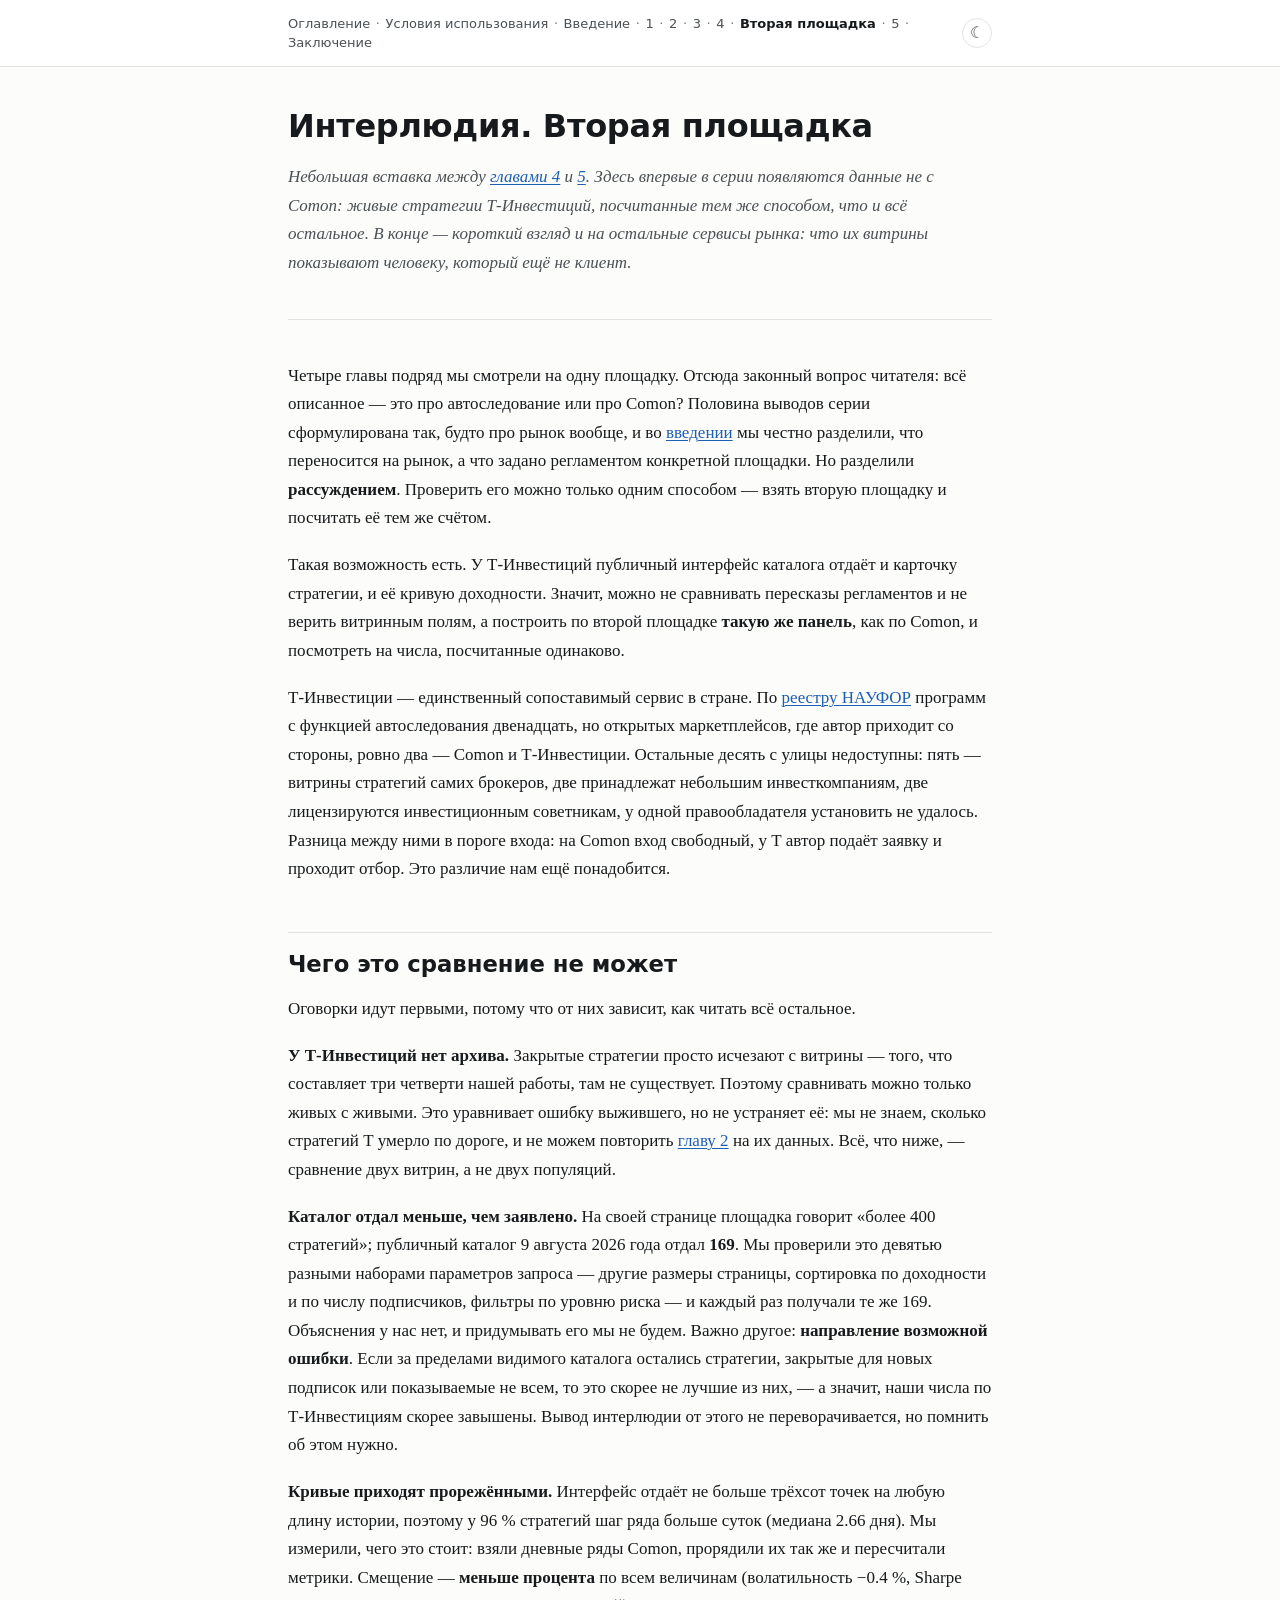
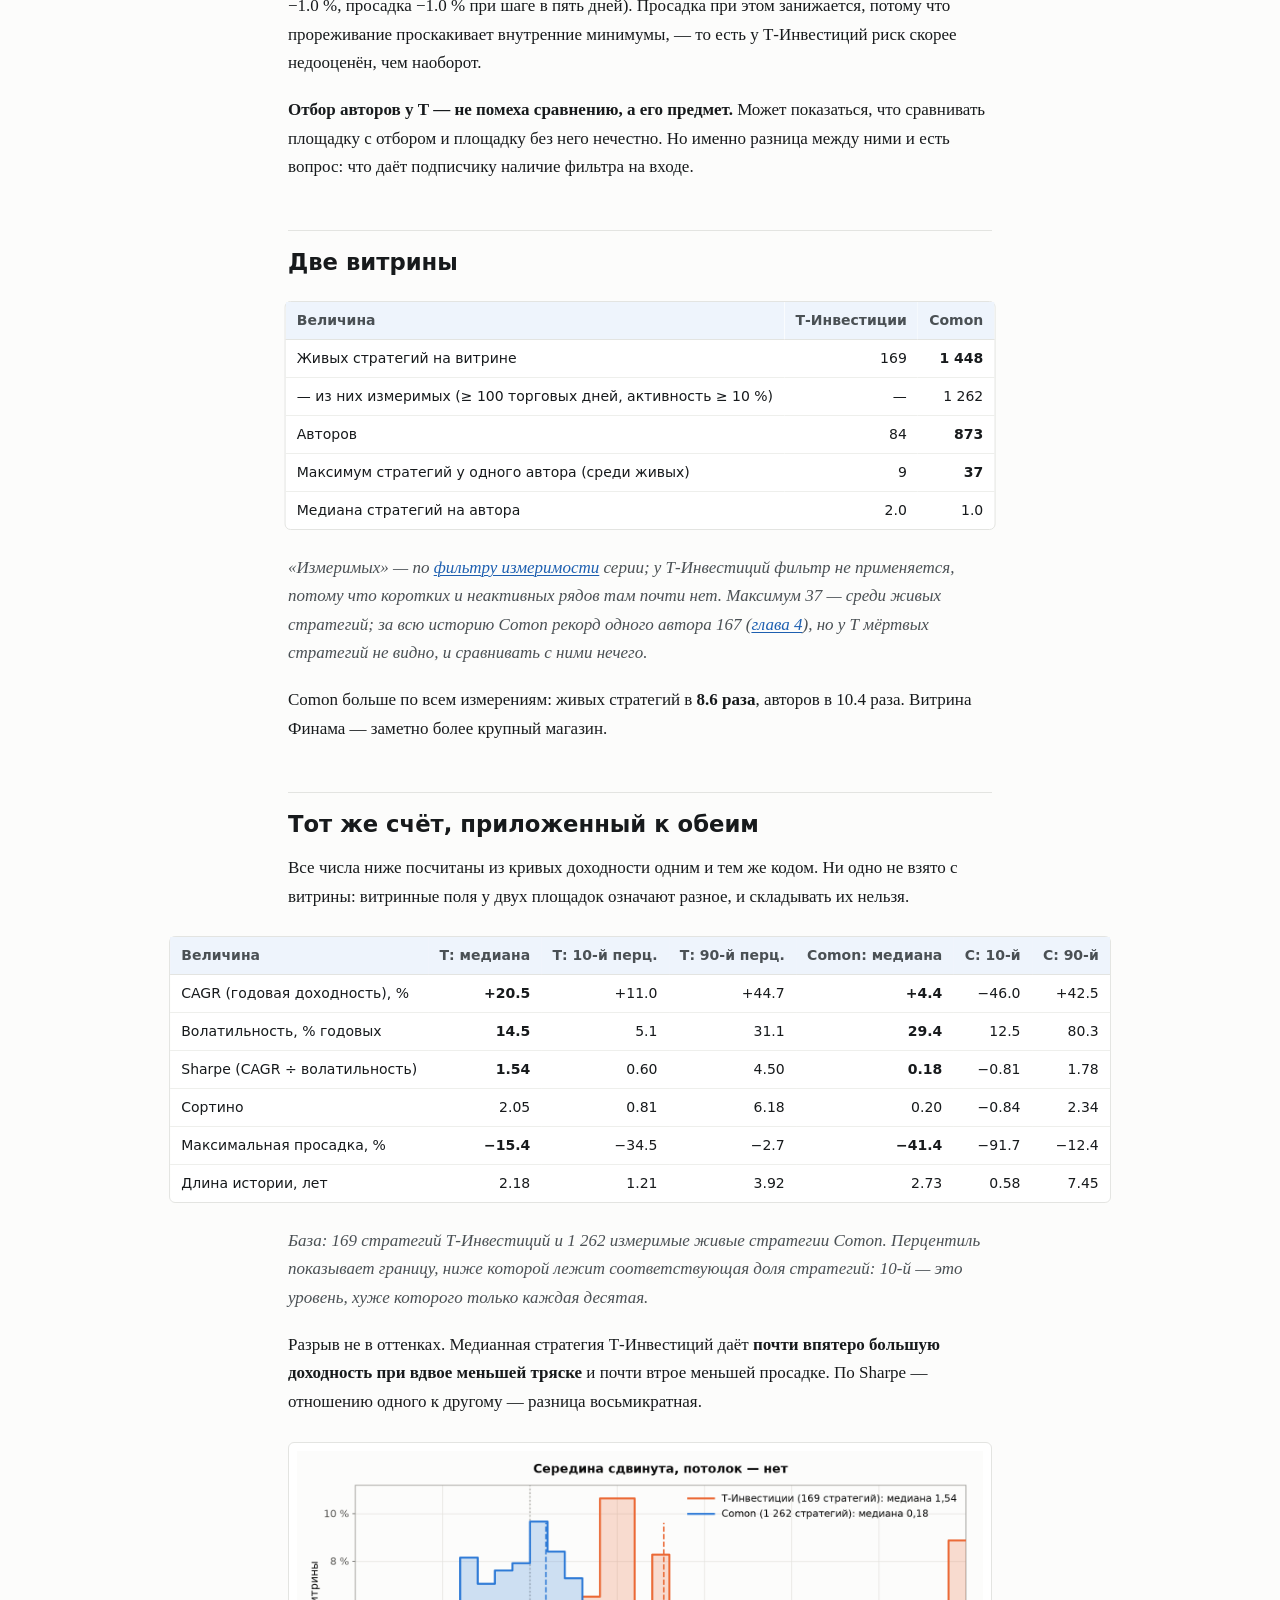
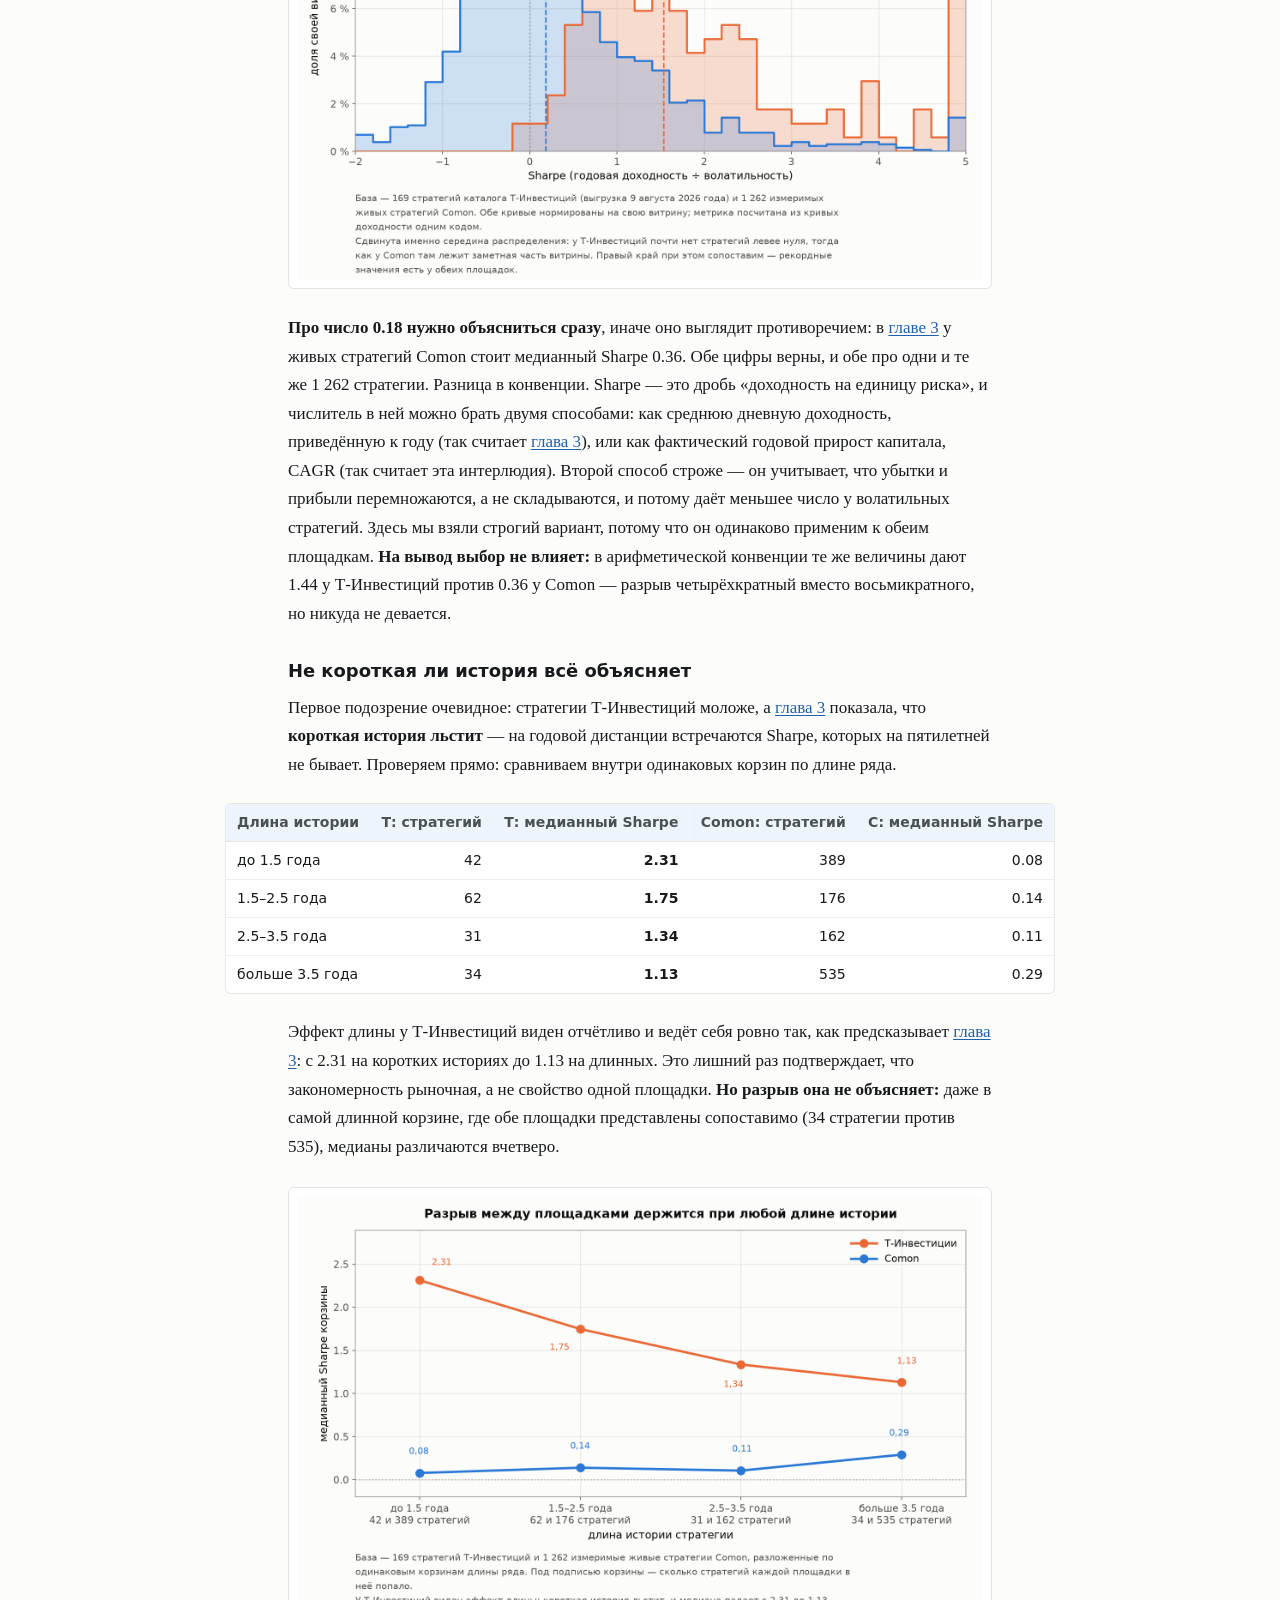
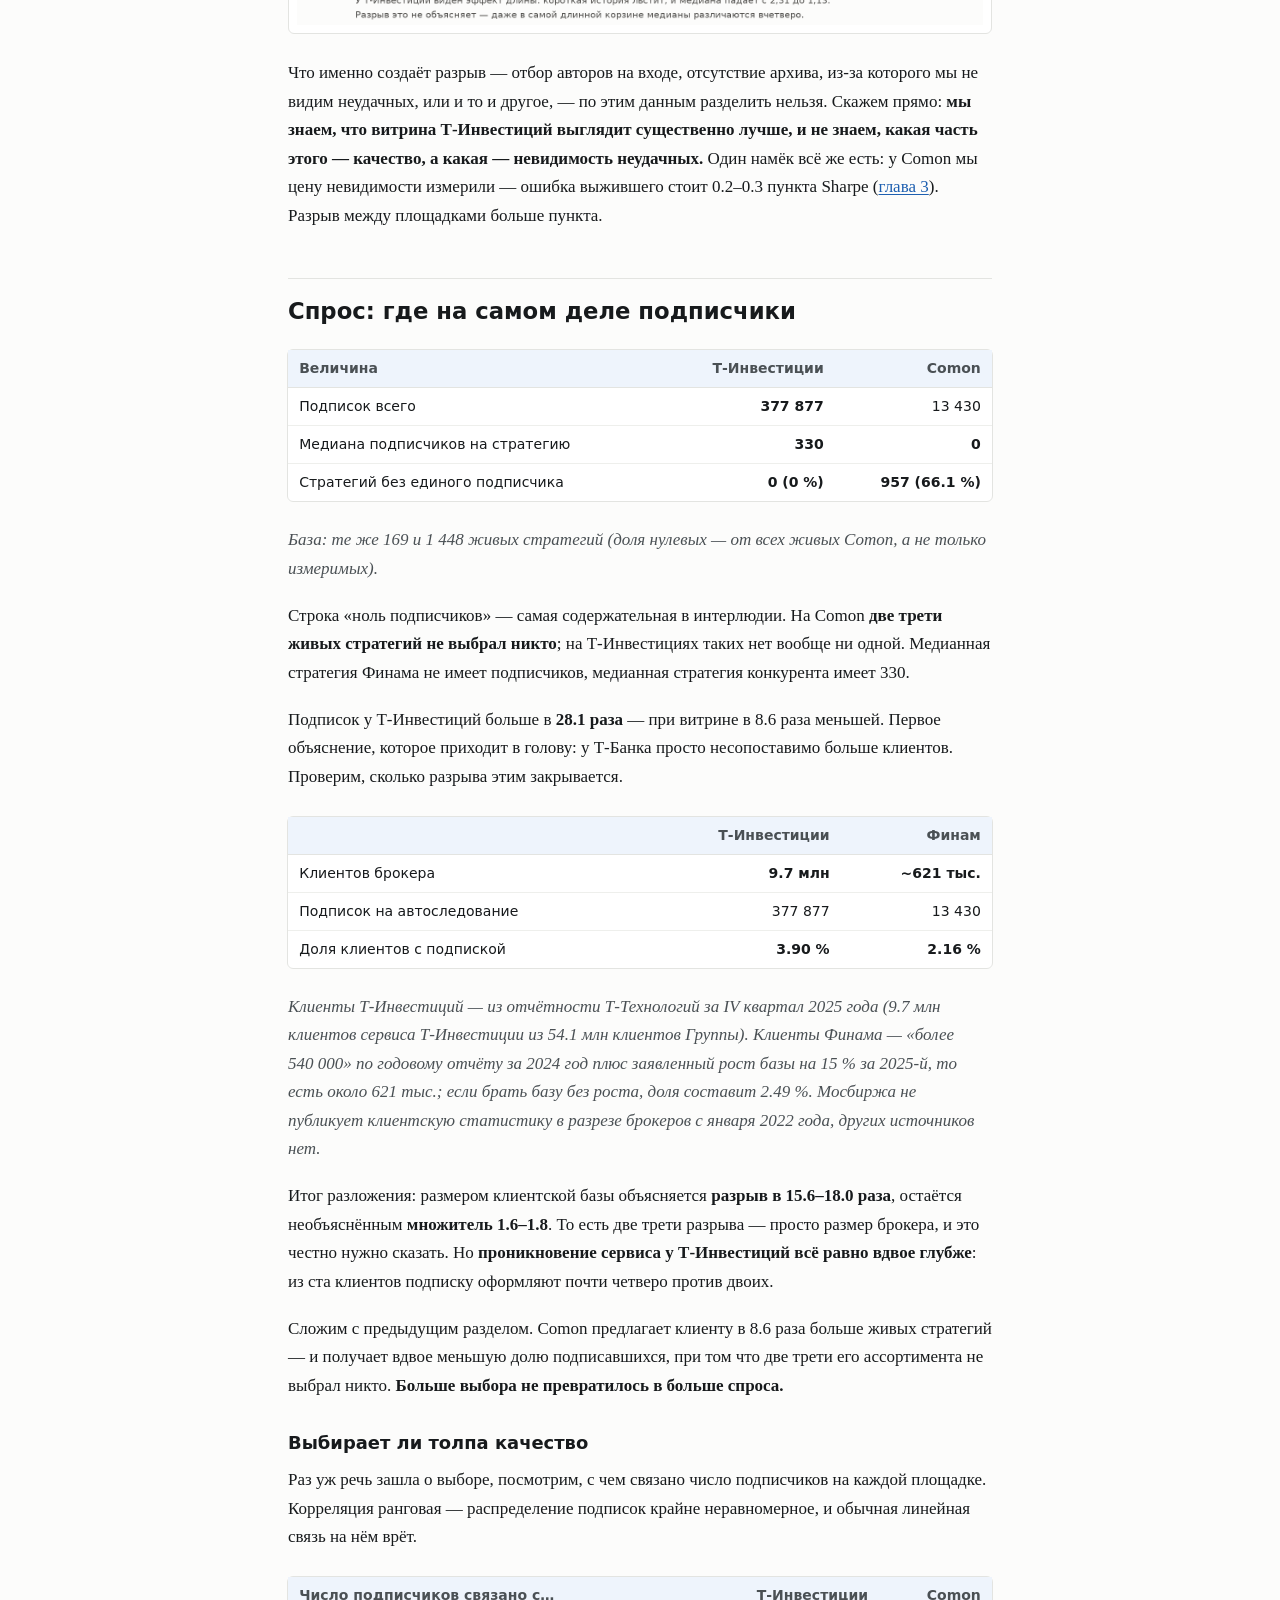
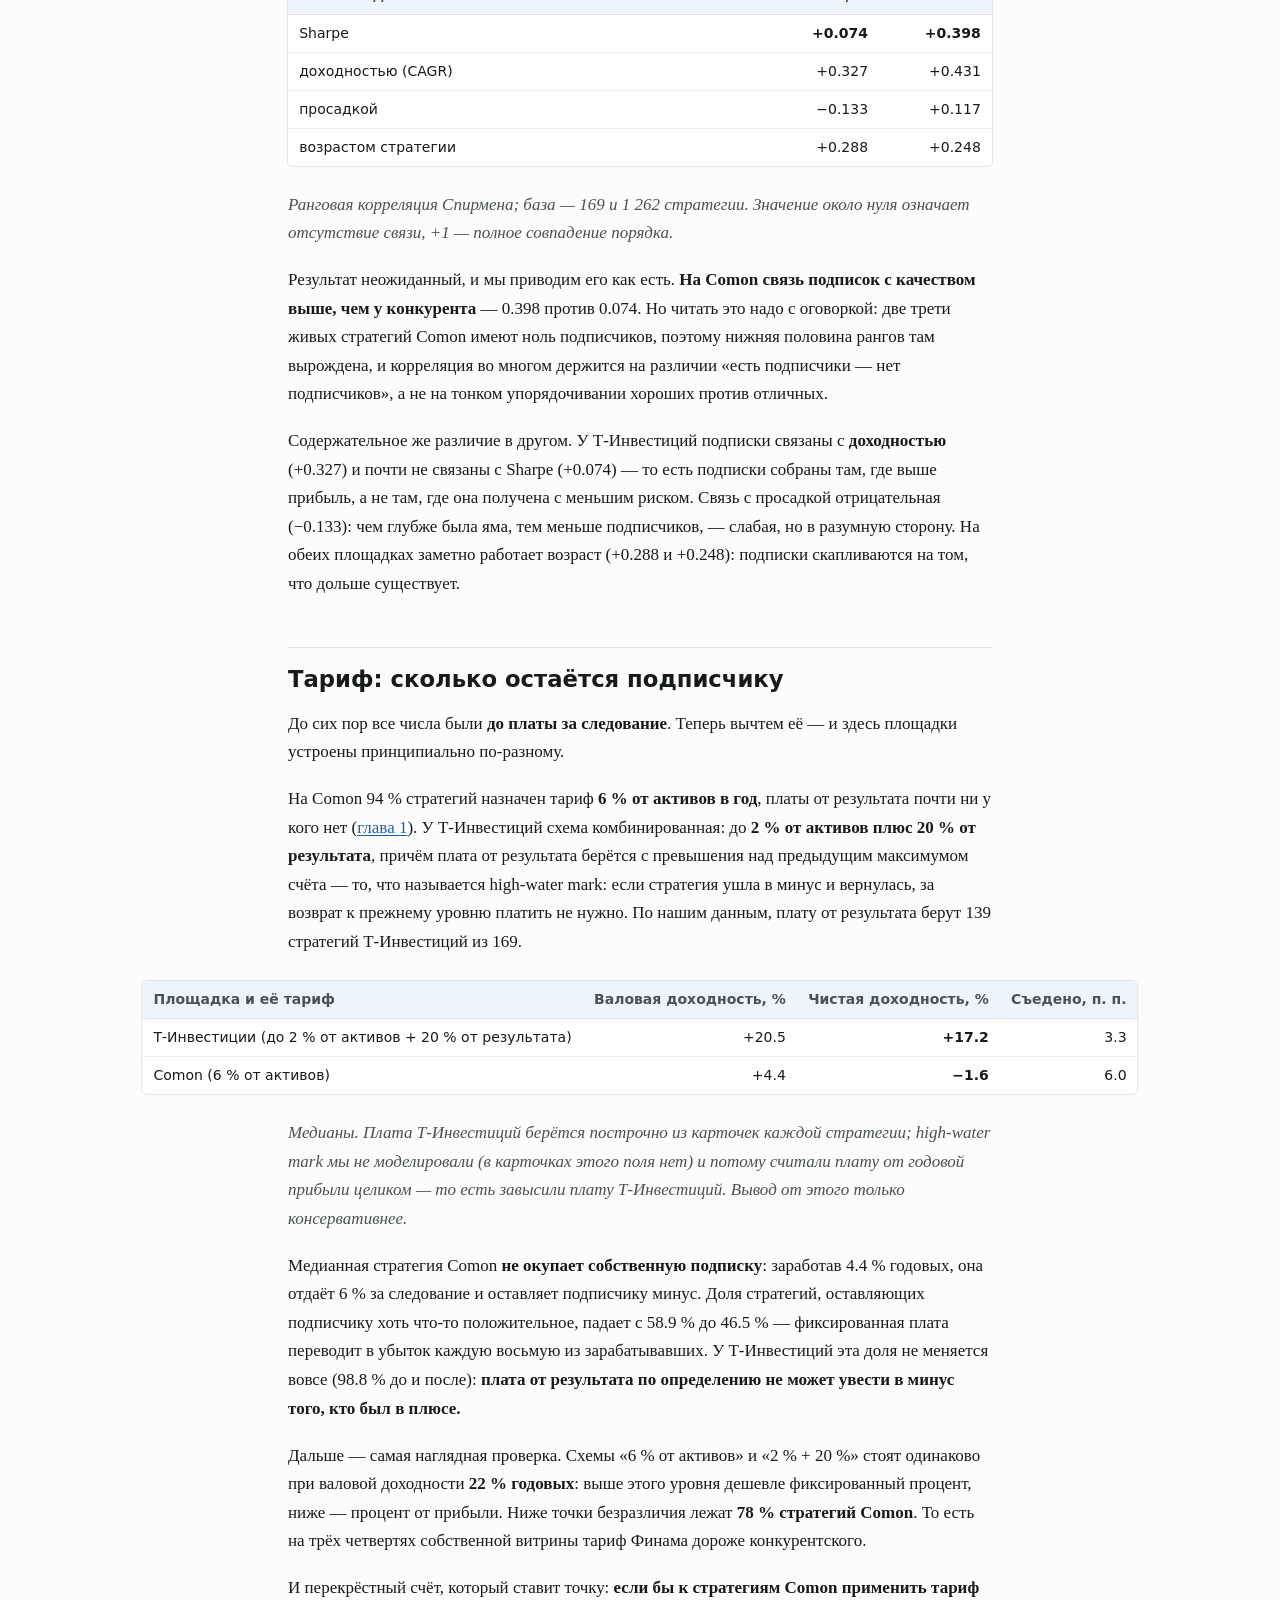
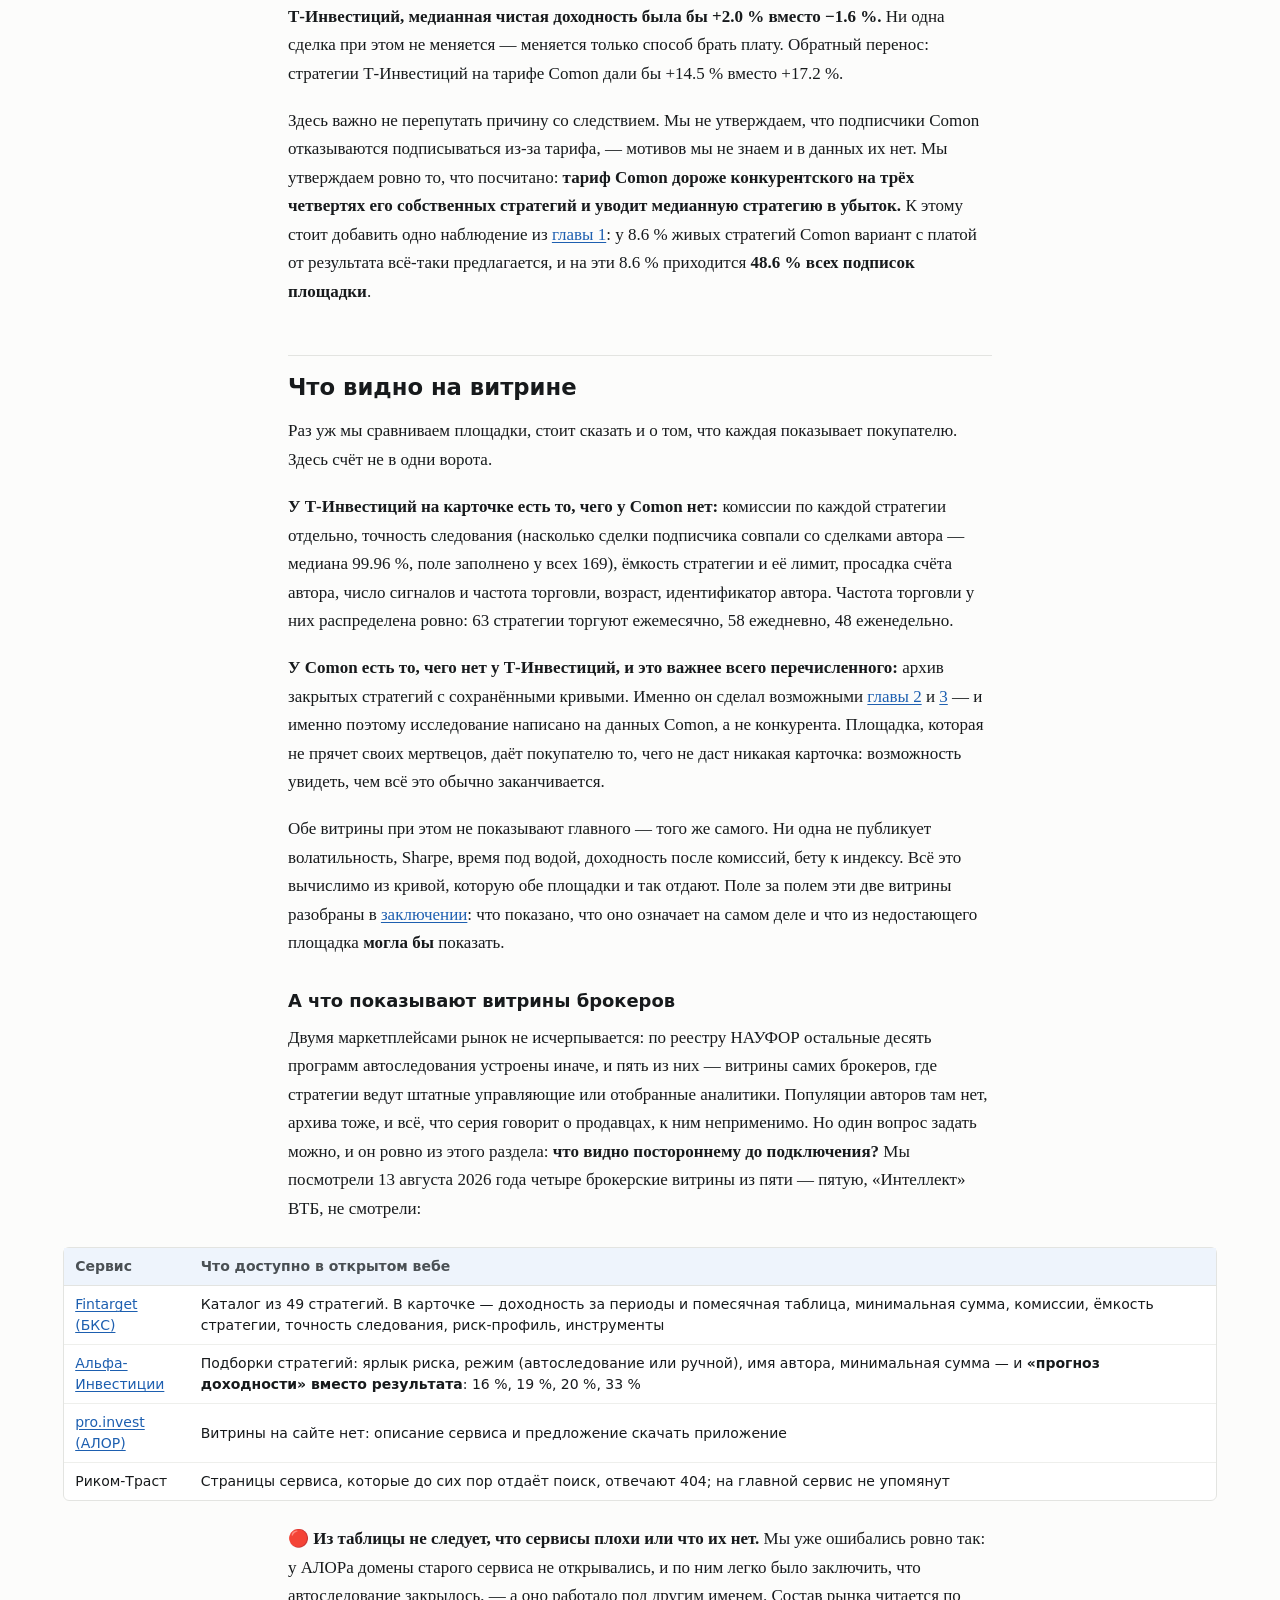
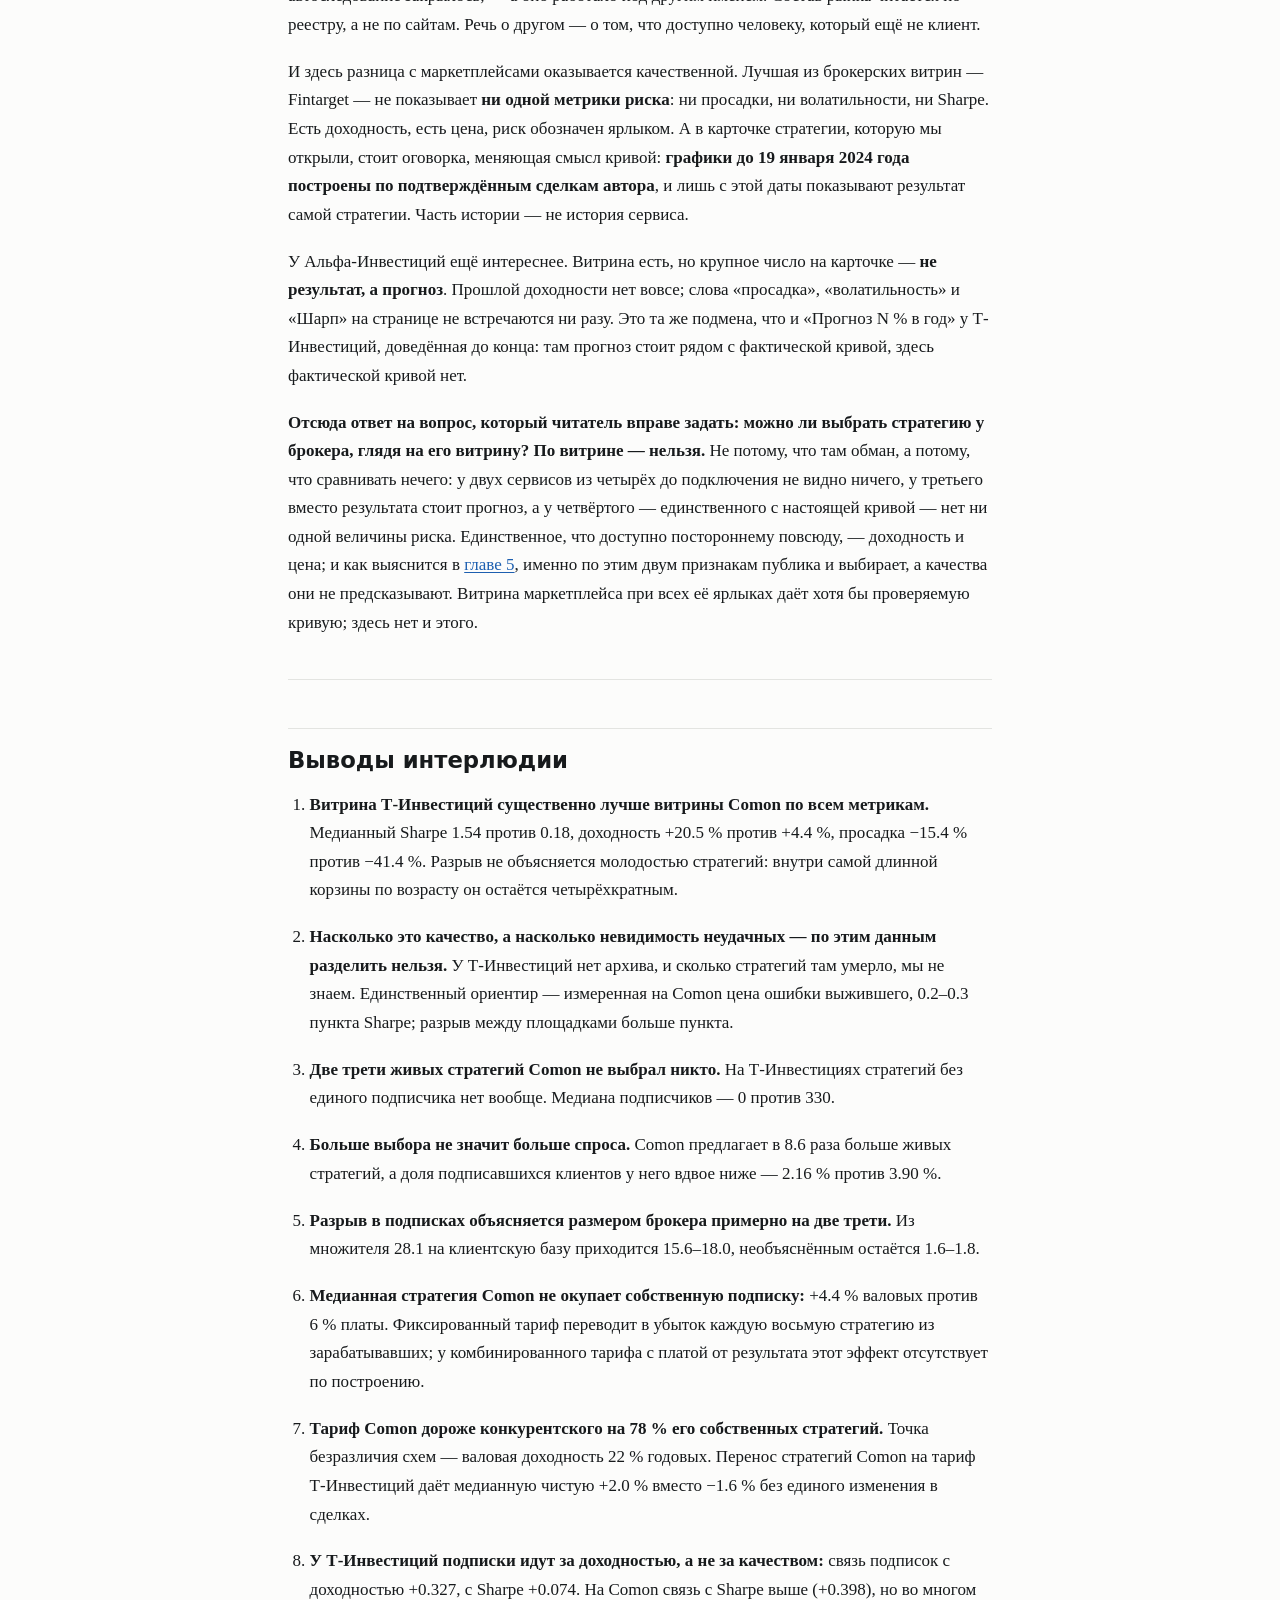
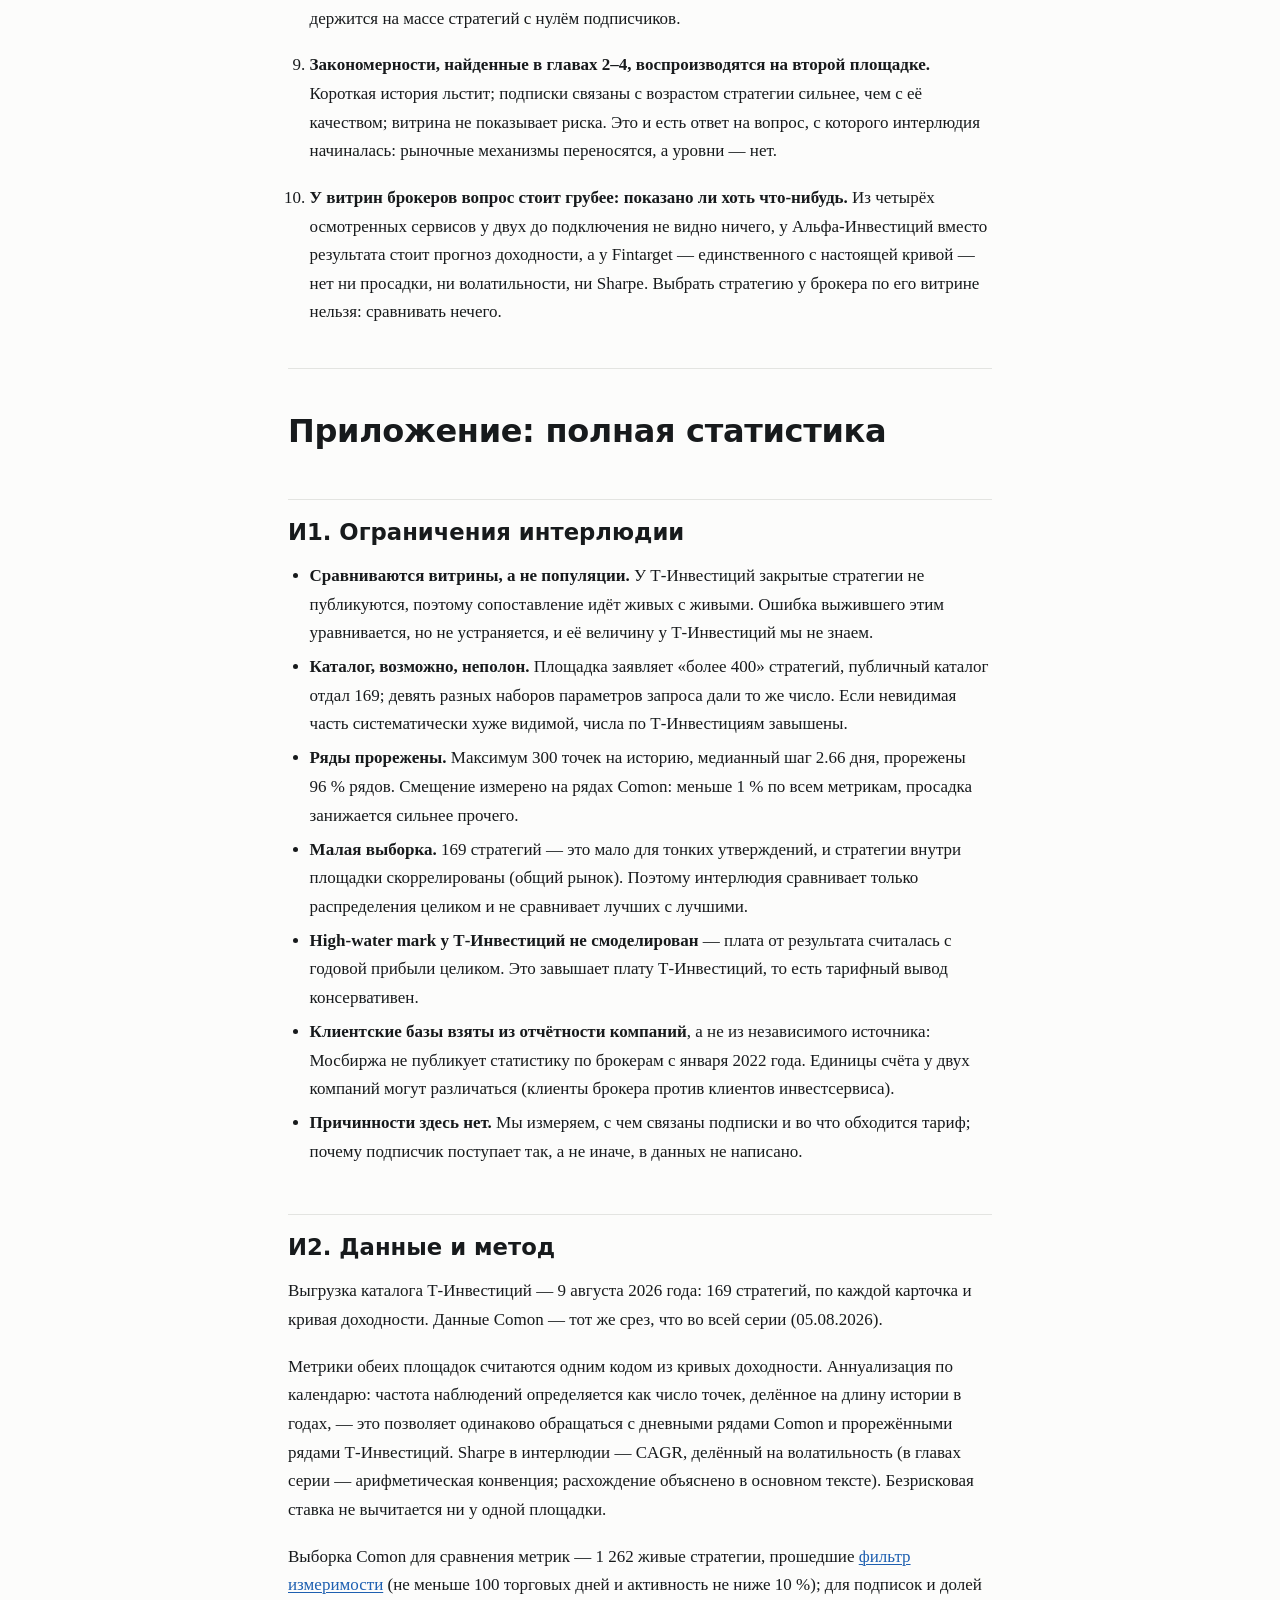
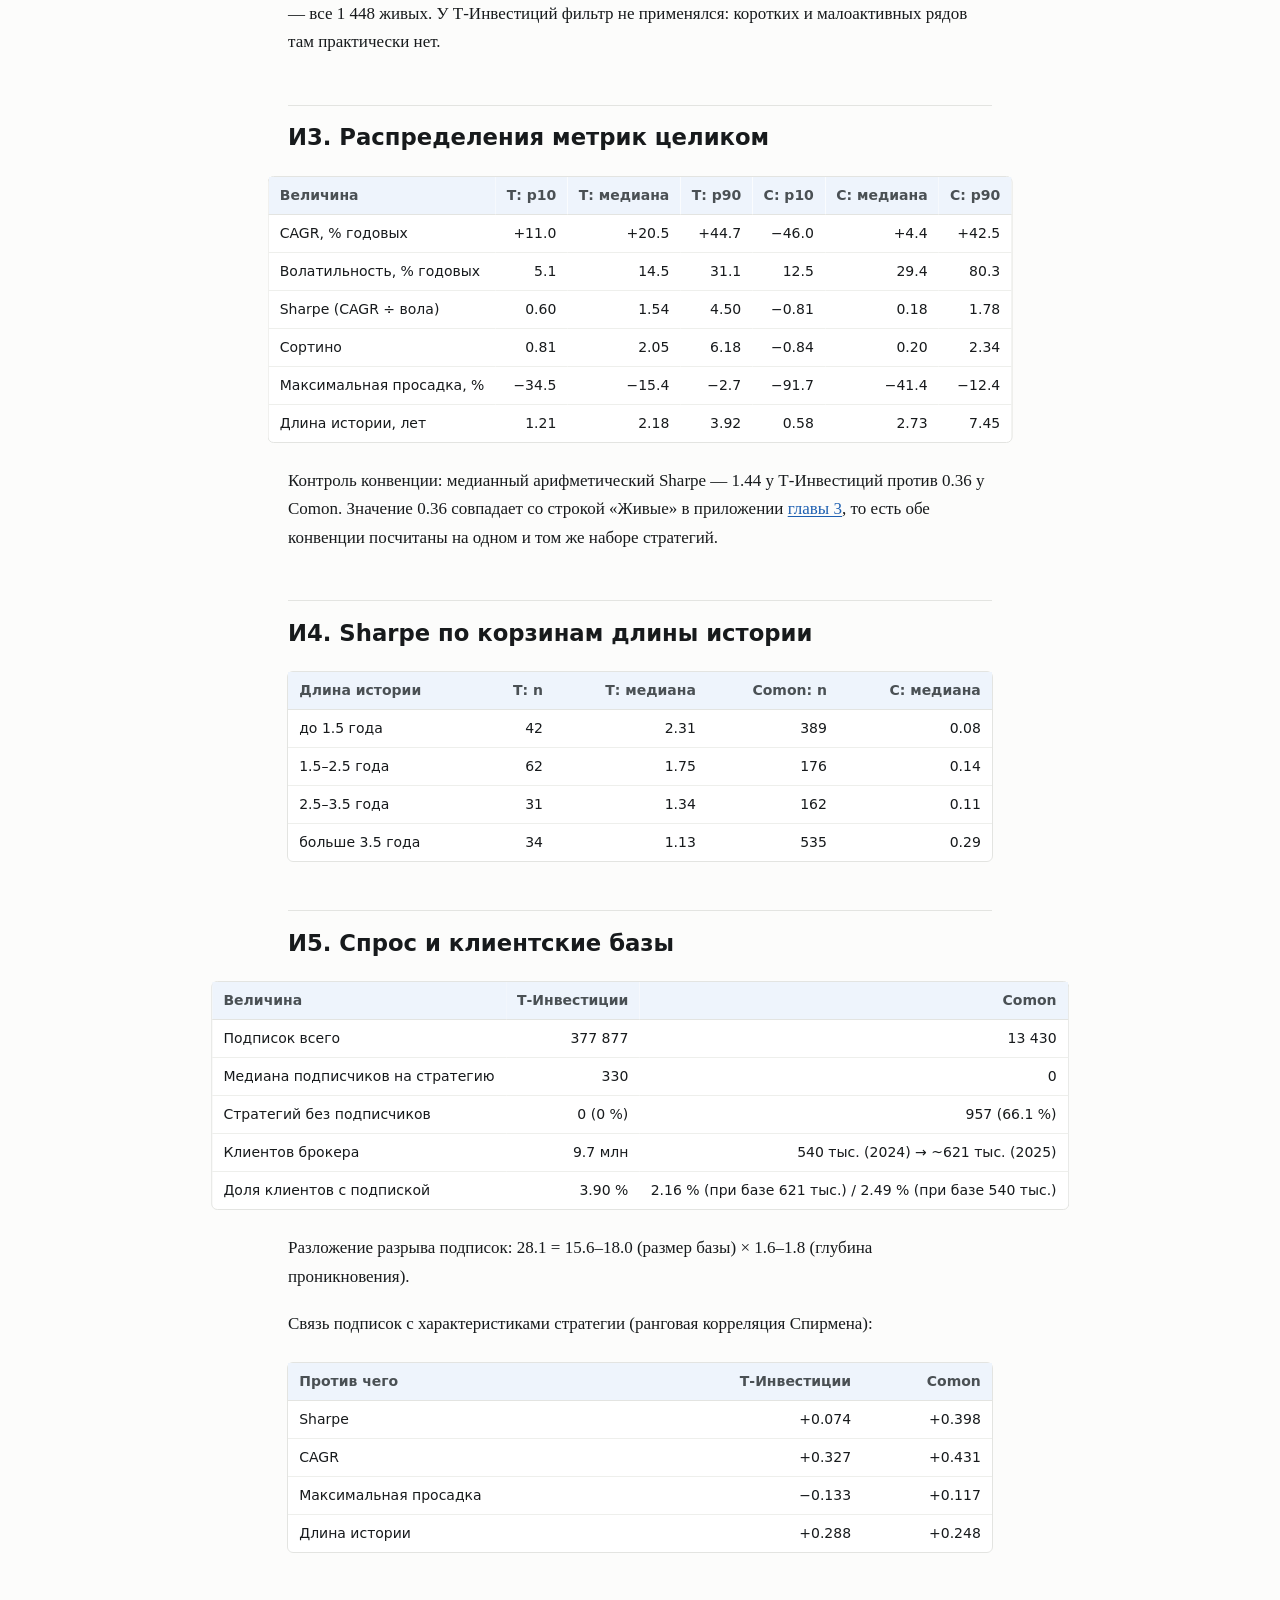
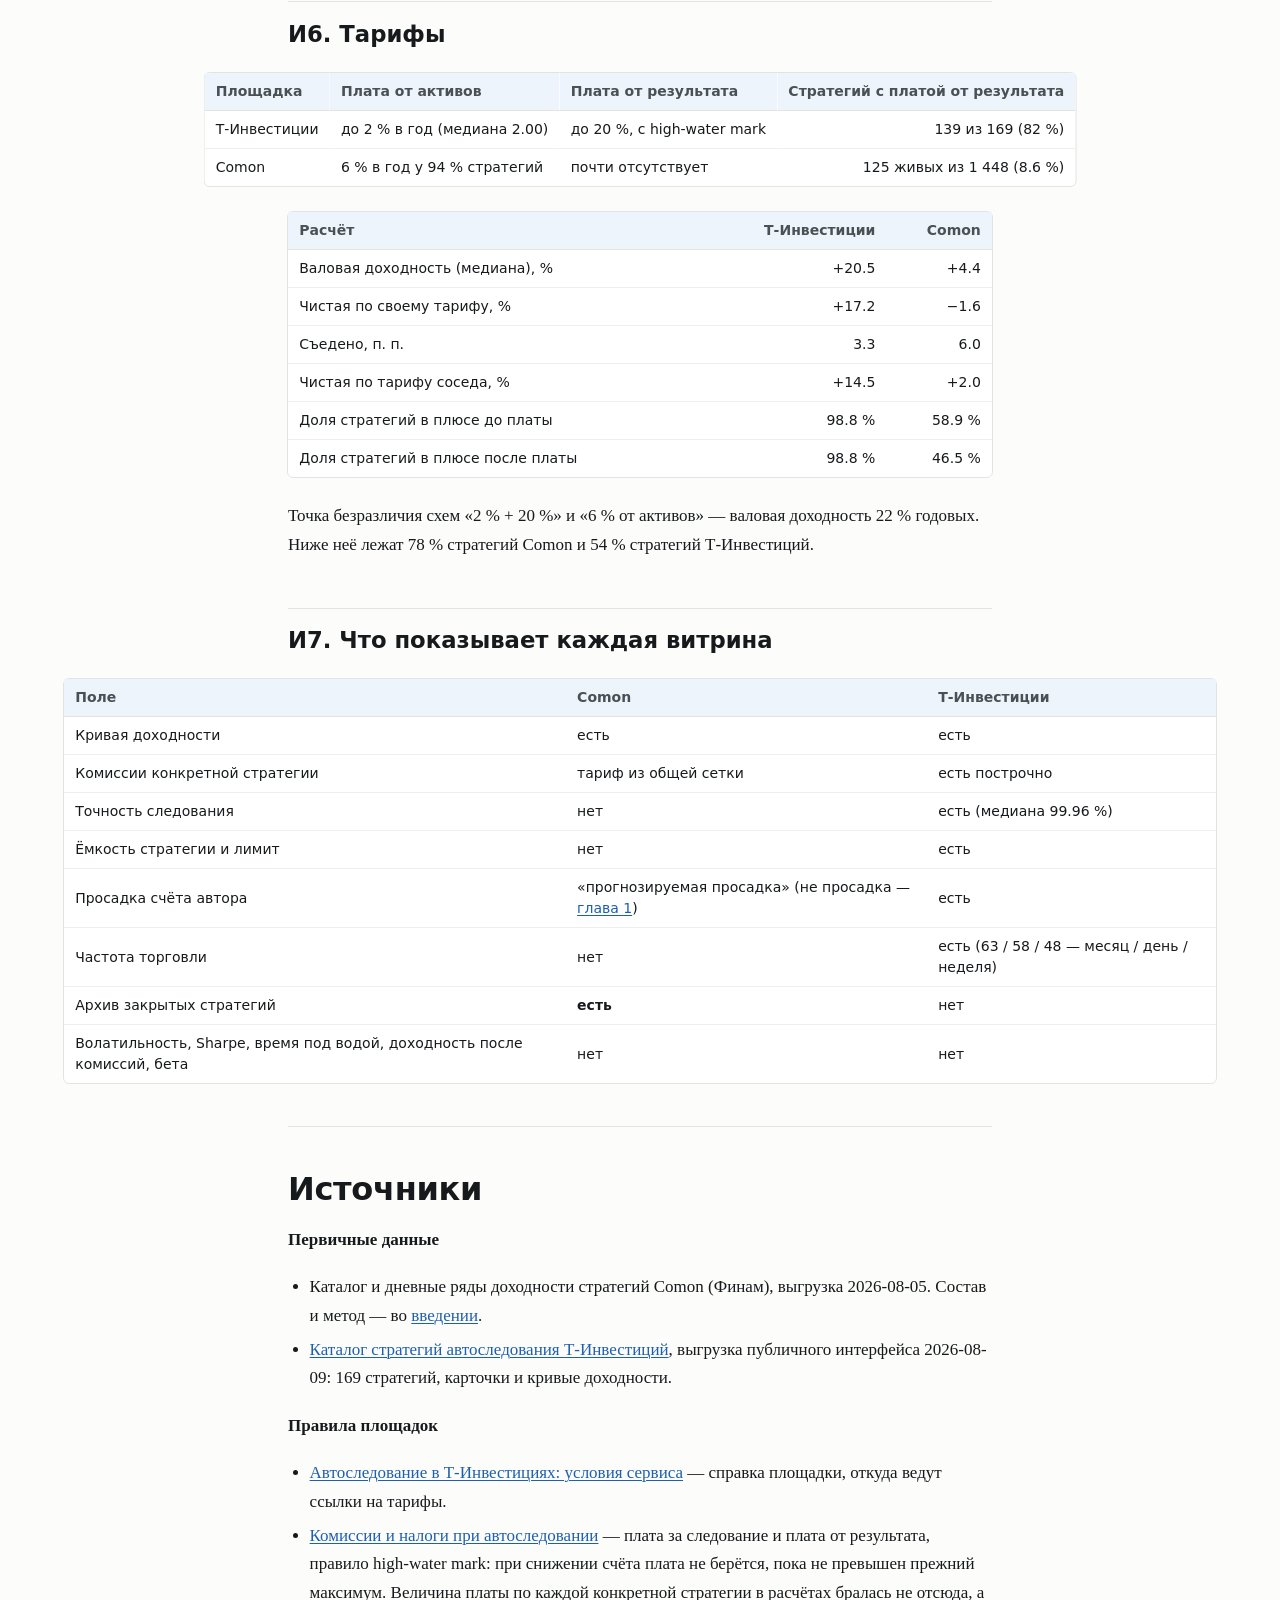
<file: html/comon-story-4b-interlude.html>
<!doctype html>
<html lang="ru">
<head>
<!-- Yandex.Metrika counter -->
<script type="text/javascript">
    (function(m,e,t,r,i,k,a){
        m[i]=m[i]||function(){(m[i].a=m[i].a||[]).push(arguments)};
        m[i].l=1*new Date();
        for (var j = 0; j < document.scripts.length; j++) {if (document.scripts[j].src === r) { return; }}
        k=e.createElement(t),a=e.getElementsByTagName(t)[0],k.async=1,k.src=r,a.parentNode.insertBefore(k,a)
    })(window, document,'script','https://mc.yandex.ru/metrika/tag.js?id=111629219', 'ym');

    ym(111629219, 'init', {ssr:true, webvisor:true, clickmap:true, ecommerce:"dataLayer", referrer: document.referrer, url: location.href, accurateTrackBounce:true, trackLinks:true});
</script>
<noscript><div><img src="https://mc.yandex.ru/watch/111629219" style="position:absolute; left:-9999px;" alt="" /></div></noscript>
<!-- /Yandex.Metrika counter -->
<script data-goatcounter="https://comon-story.goatcounter.com/count"
        async src="//gc.zgo.at/count.js"></script>
<meta charset="utf-8">
<meta name="viewport" content="width=device-width, initial-scale=1">
<title>Интерлюдия. Вторая площадка</title>
<script>(function(){try{var t=localStorage.getItem('theme');if(t==='dark'||t==='light')document.documentElement.setAttribute('data-theme',t);}catch(e){}})();</script>
<link rel="stylesheet" href="style.css">
</head>
<body>
<nav class="topbar"><div class="wrap"><span class="nav-links"><a href="index.html">Оглавление</a><span class="sep">·</span><a href="comon-story-license.html">Условия использования</a><span class="sep">·</span><a href="comon-story-0-intro.html">Введение</a><span class="sep">·</span><a href="comon-story-1-market.html">1</a><span class="sep">·</span><a href="comon-story-2-survival.html">2</a><span class="sep">·</span><a href="comon-story-3-returns.html">3</a><span class="sep">·</span><a href="comon-story-4-authors.html">4</a><span class="sep">·</span><span class="here">Вторая площадка</span><span class="sep">·</span><a href="comon-story-5-buyers.html">5</a><span class="sep">·</span><a href="comon-story-6-conclusion.html">Заключение</a></span><button id="theme-toggle" class="theme-toggle" type="button" hidden aria-label="Переключить тему оформления">&#9789;</button></div></nav>
<script>(function(){
  var btn = document.getElementById('theme-toggle');
  var root = document.documentElement;
  function isDark(){
    var t = root.getAttribute('data-theme');
    if (t) return t === 'dark';
    return window.matchMedia('(prefers-color-scheme: dark)').matches;
  }
  function sync(){
    var dark = isDark();
    btn.textContent = dark ? '\u2600' : '\u263E';
    btn.setAttribute('aria-label', dark ? 'Включить светлую тему' : 'Включить тёмную тему');
  }
  btn.hidden = false;
  btn.addEventListener('click', function(){
    var next = isDark() ? 'light' : 'dark';
    root.setAttribute('data-theme', next);
    try { localStorage.setItem('theme', next); } catch(e){}
    sync();
  });
  sync();
})();</script>
<main class="wrap">
<h1>Интерлюдия. Вторая площадка</h1>

<p><em>Небольшая вставка между <a href="comon-story-4-authors.html">главами 4</a> и <a href="comon-story-5-buyers.html">5</a>. Здесь впервые в серии появляются данные не с Comon: живые стратегии Т-Инвестиций, посчитанные тем же способом, что и всё остальное. В конце — короткий взгляд и на остальные сервисы рынка: что их витрины показывают человеку, который ещё не клиент.</em></p>
<hr>
<p>Четыре главы подряд мы смотрели на одну площадку. Отсюда законный вопрос читателя: всё описанное — это про автоследование или про Comon? Половина выводов серии сформулирована так, будто про рынок вообще, и во <a href="comon-story-0-intro.html">введении</a> мы честно разделили, что переносится на рынок, а что задано регламентом конкретной площадки. Но разделили <strong>рассуждением</strong>. Проверить его можно только одним способом — взять вторую площадку и посчитать её тем же счётом.</p>
<p>Такая возможность есть. У Т-Инвестиций публичный интерфейс каталога отдаёт и карточку стратегии, и её кривую доходности. Значит, можно не сравнивать пересказы регламентов и не верить витринным полям, а построить по второй площадке <strong>такую же панель</strong>, как по Comon, и посмотреть на числа, посчитанные одинаково.</p>
<p>Т-Инвестиции — единственный сопоставимый сервис в стране. По <a href="https://naufor.ru/tree.asp?n=16673">реестру НАУФОР</a> программ с функцией автоследования двенадцать, но открытых маркетплейсов, где автор приходит со стороны, ровно два — Comon и Т-Инвестиции. Остальные десять с улицы недоступны: пять — витрины стратегий самих брокеров, две принадлежат небольшим инвесткомпаниям, две лицензируются инвестиционным советникам, у одной правообладателя установить не удалось. Разница между ними в пороге входа: на Comon вход свободный, у Т автор подаёт заявку и проходит отбор. Это различие нам ещё понадобится.</p>
<h2>Чего это сравнение не может</h2>
<p>Оговорки идут первыми, потому что от них зависит, как читать всё остальное.</p>
<p><strong>У Т-Инвестиций нет архива.</strong> Закрытые стратегии просто исчезают с витрины — того, что составляет три четверти нашей работы, там не существует. Поэтому сравнивать можно только живых с живыми. Это уравнивает ошибку выжившего, но не устраняет её: мы не знаем, сколько стратегий Т умерло по дороге, и не можем повторить <a href="comon-story-2-survival.html">главу 2</a> на их данных. Всё, что ниже, — сравнение двух витрин, а не двух популяций.</p>
<p><strong>Каталог отдал меньше, чем заявлено.</strong> На своей странице площадка говорит «более 400 стратегий»; публичный каталог 9 августа 2026 года отдал <strong>169</strong>. Мы проверили это девятью разными наборами параметров запроса — другие размеры страницы, сортировка по доходности и по числу подписчиков, фильтры по уровню риска — и каждый раз получали те же 169. Объяснения у нас нет, и придумывать его мы не будем. Важно другое: <strong>направление возможной ошибки</strong>. Если за пределами видимого каталога остались стратегии, закрытые для новых подписок или показываемые не всем, то это скорее не лучшие из них, — а значит, наши числа по Т-Инвестициям скорее завышены. Вывод интерлюдии от этого не переворачивается, но помнить об этом нужно.</p>
<p><strong>Кривые приходят прорежёнными.</strong> Интерфейс отдаёт не больше трёхсот точек на любую длину истории, поэтому у 96&nbsp;% стратегий шаг ряда больше суток (медиана 2.66 дня). Мы измерили, чего это стоит: взяли дневные ряды Comon, прорядили их так же и пересчитали метрики. Смещение — <strong>меньше процента</strong> по всем величинам (волатильность −0.4&nbsp;%, Sharpe −1.0&nbsp;%, просадка −1.0&nbsp;% при шаге в пять дней). Просадка при этом занижается, потому что прореживание проскакивает внутренние минимумы, — то есть у Т-Инвестиций риск скорее недооценён, чем наоборот.</p>
<p><strong>Отбор авторов у Т — не помеха сравнению, а его предмет.</strong> Может показаться, что сравнивать площадку с отбором и площадку без него нечестно. Но именно разница между ними и есть вопрос: что даёт подписчику наличие фильтра на входе.</p>
<h2>Две витрины</h2>
<div class="tablewrap"><table>
<thead>
<tr>
<th>Величина</th>
<th style="text-align: right;">Т-Инвестиции</th>
<th style="text-align: right;">Comon</th>
</tr>
</thead>
<tbody>
<tr>
<td>Живых стратегий на витрине</td>
<td style="text-align: right;">169</td>
<td style="text-align: right;"><strong>1&nbsp;448</strong></td>
</tr>
<tr>
<td>— из них измеримых (≥ 100 торговых дней, активность ≥ 10&nbsp;%)</td>
<td style="text-align: right;">—</td>
<td style="text-align: right;">1&nbsp;262</td>
</tr>
<tr>
<td>Авторов</td>
<td style="text-align: right;">84</td>
<td style="text-align: right;"><strong>873</strong></td>
</tr>
<tr>
<td>Максимум стратегий у одного автора (среди живых)</td>
<td style="text-align: right;">9</td>
<td style="text-align: right;"><strong>37</strong></td>
</tr>
<tr>
<td>Медиана стратегий на автора</td>
<td style="text-align: right;">2.0</td>
<td style="text-align: right;">1.0</td>
</tr>
</tbody>
</table></div>
<p><em>«Измеримых» — по <a href="comon-story-0-intro.html">фильтру измеримости</a> серии; у Т-Инвестиций фильтр не применяется, потому что коротких и неактивных рядов там почти нет. Максимум 37 — среди живых стратегий; за всю историю Comon рекорд одного автора 167 (<a href="comon-story-4-authors.html">глава 4</a>), но у Т мёртвых стратегий не видно, и сравнивать с ними нечего.</em></p>
<p>Comon больше по всем измерениям: живых стратегий в <strong>8.6 раза</strong>, авторов в 10.4 раза. Витрина Финама — заметно более крупный магазин.</p>
<h2>Тот же счёт, приложенный к обеим</h2>
<p>Все числа ниже посчитаны из кривых доходности одним и тем же кодом. Ни одно не взято с витрины: витринные поля у двух площадок означают разное, и складывать их нельзя.</p>
<div class="tablewrap"><table>
<thead>
<tr>
<th>Величина</th>
<th style="text-align: right;">Т: медиана</th>
<th style="text-align: right;">Т: 10-й перц.</th>
<th style="text-align: right;">Т: 90-й перц.</th>
<th style="text-align: right;">Comon: медиана</th>
<th style="text-align: right;">C: 10-й</th>
<th style="text-align: right;">C: 90-й</th>
</tr>
</thead>
<tbody>
<tr>
<td>CAGR (годовая доходность), %</td>
<td style="text-align: right;"><strong>+20.5</strong></td>
<td style="text-align: right;">+11.0</td>
<td style="text-align: right;">+44.7</td>
<td style="text-align: right;"><strong>+4.4</strong></td>
<td style="text-align: right;">−46.0</td>
<td style="text-align: right;">+42.5</td>
</tr>
<tr>
<td>Волатильность, % годовых</td>
<td style="text-align: right;"><strong>14.5</strong></td>
<td style="text-align: right;">5.1</td>
<td style="text-align: right;">31.1</td>
<td style="text-align: right;"><strong>29.4</strong></td>
<td style="text-align: right;">12.5</td>
<td style="text-align: right;">80.3</td>
</tr>
<tr>
<td>Sharpe (CAGR ÷ волатильность)</td>
<td style="text-align: right;"><strong>1.54</strong></td>
<td style="text-align: right;">0.60</td>
<td style="text-align: right;">4.50</td>
<td style="text-align: right;"><strong>0.18</strong></td>
<td style="text-align: right;">−0.81</td>
<td style="text-align: right;">1.78</td>
</tr>
<tr>
<td>Сортино</td>
<td style="text-align: right;">2.05</td>
<td style="text-align: right;">0.81</td>
<td style="text-align: right;">6.18</td>
<td style="text-align: right;">0.20</td>
<td style="text-align: right;">−0.84</td>
<td style="text-align: right;">2.34</td>
</tr>
<tr>
<td>Максимальная просадка, %</td>
<td style="text-align: right;"><strong>−15.4</strong></td>
<td style="text-align: right;">−34.5</td>
<td style="text-align: right;">−2.7</td>
<td style="text-align: right;"><strong>−41.4</strong></td>
<td style="text-align: right;">−91.7</td>
<td style="text-align: right;">−12.4</td>
</tr>
<tr>
<td>Длина истории, лет</td>
<td style="text-align: right;">2.18</td>
<td style="text-align: right;">1.21</td>
<td style="text-align: right;">3.92</td>
<td style="text-align: right;">2.73</td>
<td style="text-align: right;">0.58</td>
<td style="text-align: right;">7.45</td>
</tr>
</tbody>
</table></div>
<p><em>База: 169 стратегий Т-Инвестиций и 1&nbsp;262 измеримые живые стратегии Comon. Перцентиль показывает границу, ниже которой лежит соответствующая доля стратегий: 10-й — это уровень, хуже которого только каждая десятая.</em></p>
<p>Разрыв не в оттенках. Медианная стратегия Т-Инвестиций даёт <strong>почти впятеро большую доходность при вдвое меньшей тряске</strong> и почти втрое меньшей просадке. По Sharpe — отношению одного к другому — разница восьмикратная.</p>
<p><a class="figure" href="../images/16-two-showcases-sharpe.png" target="_blank" rel="noopener"><img alt="Два распределения Sharpe на одном поле: 169 стратегий Т-Инвестиций и 1&nbsp;262 измеримые живые Comon" src="../images/16-two-showcases-sharpe.png"></a></p>
<p><strong>Про число 0.18 нужно объясниться сразу</strong>, иначе оно выглядит противоречием: в <a href="comon-story-3-returns.html">главе 3</a> у живых стратегий Comon стоит медианный Sharpe 0.36. Обе цифры верны, и обе про одни и те же 1&nbsp;262 стратегии. Разница в конвенции. Sharpe — это дробь «доходность на единицу риска», и числитель в ней можно брать двумя способами: как среднюю дневную доходность, приведённую к году (так считает <a href="comon-story-3-returns.html">глава 3</a>), или как фактический годовой прирост капитала, CAGR (так считает эта интерлюдия). Второй способ строже — он учитывает, что убытки и прибыли перемножаются, а не складываются, и потому даёт меньшее число у волатильных стратегий. Здесь мы взяли строгий вариант, потому что он одинаково применим к обеим площадкам. <strong>На вывод выбор не влияет:</strong> в арифметической конвенции те же величины дают 1.44 у Т-Инвестиций против 0.36 у Comon — разрыв четырёхкратный вместо восьмикратного, но никуда не девается.</p>
<h3>Не короткая ли история всё объясняет</h3>
<p>Первое подозрение очевидное: стратегии Т-Инвестиций моложе, а <a href="comon-story-3-returns.html">глава 3</a> показала, что <strong>короткая история льстит</strong> — на годовой дистанции встречаются Sharpe, которых на пятилетней не бывает. Проверяем прямо: сравниваем внутри одинаковых корзин по длине ряда.</p>
<div class="tablewrap"><table>
<thead>
<tr>
<th>Длина истории</th>
<th style="text-align: right;">Т: стратегий</th>
<th style="text-align: right;">Т: медианный Sharpe</th>
<th style="text-align: right;">Comon: стратегий</th>
<th style="text-align: right;">C: медианный Sharpe</th>
</tr>
</thead>
<tbody>
<tr>
<td>до 1.5 года</td>
<td style="text-align: right;">42</td>
<td style="text-align: right;"><strong>2.31</strong></td>
<td style="text-align: right;">389</td>
<td style="text-align: right;">0.08</td>
</tr>
<tr>
<td>1.5–2.5 года</td>
<td style="text-align: right;">62</td>
<td style="text-align: right;"><strong>1.75</strong></td>
<td style="text-align: right;">176</td>
<td style="text-align: right;">0.14</td>
</tr>
<tr>
<td>2.5–3.5 года</td>
<td style="text-align: right;">31</td>
<td style="text-align: right;"><strong>1.34</strong></td>
<td style="text-align: right;">162</td>
<td style="text-align: right;">0.11</td>
</tr>
<tr>
<td>больше 3.5 года</td>
<td style="text-align: right;">34</td>
<td style="text-align: right;"><strong>1.13</strong></td>
<td style="text-align: right;">535</td>
<td style="text-align: right;">0.29</td>
</tr>
</tbody>
</table></div>
<p>Эффект длины у Т-Инвестиций виден отчётливо и ведёт себя ровно так, как предсказывает <a href="comon-story-3-returns.html">глава 3</a>: с 2.31 на коротких историях до 1.13 на длинных. Это лишний раз подтверждает, что закономерность рыночная, а не свойство одной площадки. <strong>Но разрыв она не объясняет:</strong> даже в самой длинной корзине, где обе площадки представлены сопоставимо (34 стратегии против 535), медианы различаются вчетверо.</p>
<p><a class="figure" href="../images/27-sharpe-by-history-length.png" target="_blank" rel="noopener"><img alt="Медианный Sharpe по корзинам длины истории: линии двух площадок расходятся при любой длине" src="../images/27-sharpe-by-history-length.png"></a></p>
<p>Что именно создаёт разрыв — отбор авторов на входе, отсутствие архива, из-за которого мы не видим неудачных, или и то и другое, — по этим данным разделить нельзя. Скажем прямо: <strong>мы знаем, что витрина Т-Инвестиций выглядит существенно лучше, и не знаем, какая часть этого — качество, а какая — невидимость неудачных.</strong> Один намёк всё же есть: у Comon мы цену невидимости измерили — ошибка выжившего стоит 0.2–0.3 пункта Sharpe (<a href="comon-story-3-returns.html">глава 3</a>). Разрыв между площадками больше пункта.</p>
<h2>Спрос: где на самом деле подписчики</h2>
<div class="tablewrap"><table>
<thead>
<tr>
<th>Величина</th>
<th style="text-align: right;">Т-Инвестиции</th>
<th style="text-align: right;">Comon</th>
</tr>
</thead>
<tbody>
<tr>
<td>Подписок всего</td>
<td style="text-align: right;"><strong>377&nbsp;877</strong></td>
<td style="text-align: right;">13&nbsp;430</td>
</tr>
<tr>
<td>Медиана подписчиков на стратегию</td>
<td style="text-align: right;"><strong>330</strong></td>
<td style="text-align: right;"><strong>0</strong></td>
</tr>
<tr>
<td>Стратегий без единого подписчика</td>
<td style="text-align: right;"><strong>0 (0&nbsp;%)</strong></td>
<td style="text-align: right;"><strong>957 (66.1&nbsp;%)</strong></td>
</tr>
</tbody>
</table></div>
<p><em>База: те же 169 и 1&nbsp;448 живых стратегий (доля нулевых — от всех живых Comon, а не только измеримых).</em></p>
<p>Строка «ноль подписчиков» — самая содержательная в интерлюдии. На Comon <strong>две трети живых стратегий не выбрал никто</strong>; на Т-Инвестициях таких нет вообще ни одной. Медианная стратегия Финама не имеет подписчиков, медианная стратегия конкурента имеет 330.</p>
<p>Подписок у Т-Инвестиций больше в <strong>28.1 раза</strong> — при витрине в 8.6 раза меньшей. Первое объяснение, которое приходит в голову: у Т-Банка просто несопоставимо больше клиентов. Проверим, сколько разрыва этим закрывается.</p>
<div class="tablewrap"><table>
<thead>
<tr>
<th></th>
<th style="text-align: right;">Т-Инвестиции</th>
<th style="text-align: right;">Финам</th>
</tr>
</thead>
<tbody>
<tr>
<td>Клиентов брокера</td>
<td style="text-align: right;"><strong>9.7 млн</strong></td>
<td style="text-align: right;"><strong>~621 тыс.</strong></td>
</tr>
<tr>
<td>Подписок на автоследование</td>
<td style="text-align: right;">377&nbsp;877</td>
<td style="text-align: right;">13&nbsp;430</td>
</tr>
<tr>
<td>Доля клиентов с подпиской</td>
<td style="text-align: right;"><strong>3.90&nbsp;%</strong></td>
<td style="text-align: right;"><strong>2.16&nbsp;%</strong></td>
</tr>
</tbody>
</table></div>
<p><em>Клиенты Т-Инвестиций — из отчётности Т-Технологий за IV квартал 2025 года (9.7 млн клиентов сервиса Т-Инвестиции из 54.1 млн клиентов Группы). Клиенты Финама — «более 540&nbsp;000» по годовому отчёту за 2024 год плюс заявленный рост базы на 15&nbsp;% за 2025-й, то есть около 621 тыс.; если брать базу без роста, доля составит 2.49&nbsp;%. Мосбиржа не публикует клиентскую статистику в разрезе брокеров с января 2022 года, других источников нет.</em></p>
<p>Итог разложения: размером клиентской базы объясняется <strong>разрыв в 15.6–18.0 раза</strong>, остаётся необъяснённым <strong>множитель 1.6–1.8</strong>. То есть две трети разрыва — просто размер брокера, и это честно нужно сказать. Но <strong>проникновение сервиса у Т-Инвестиций всё равно вдвое глубже</strong>: из ста клиентов подписку оформляют почти четверо против двоих.</p>
<p>Сложим с предыдущим разделом. Comon предлагает клиенту в 8.6 раза больше живых стратегий — и получает вдвое меньшую долю подписавшихся, при том что две трети его ассортимента не выбрал никто. <strong>Больше выбора не превратилось в больше спроса.</strong></p>
<h3>Выбирает ли толпа качество</h3>
<p>Раз уж речь зашла о выборе, посмотрим, с чем связано число подписчиков на каждой площадке. Корреляция ранговая — распределение подписок крайне неравномерное, и обычная линейная связь на нём врёт.</p>
<div class="tablewrap"><table>
<thead>
<tr>
<th>Число подписчиков связано с…</th>
<th style="text-align: right;">Т-Инвестиции</th>
<th style="text-align: right;">Comon</th>
</tr>
</thead>
<tbody>
<tr>
<td>Sharpe</td>
<td style="text-align: right;"><strong>+0.074</strong></td>
<td style="text-align: right;"><strong>+0.398</strong></td>
</tr>
<tr>
<td>доходностью (CAGR)</td>
<td style="text-align: right;">+0.327</td>
<td style="text-align: right;">+0.431</td>
</tr>
<tr>
<td>просадкой</td>
<td style="text-align: right;">−0.133</td>
<td style="text-align: right;">+0.117</td>
</tr>
<tr>
<td>возрастом стратегии</td>
<td style="text-align: right;">+0.288</td>
<td style="text-align: right;">+0.248</td>
</tr>
</tbody>
</table></div>
<p><em>Ранговая корреляция Спирмена; база — 169 и 1&nbsp;262 стратегии. Значение около нуля означает отсутствие связи, +1 — полное совпадение порядка.</em></p>
<p>Результат неожиданный, и мы приводим его как есть. <strong>На Comon связь подписок с качеством выше, чем у конкурента</strong> — 0.398 против 0.074. Но читать это надо с оговоркой: две трети живых стратегий Comon имеют ноль подписчиков, поэтому нижняя половина рангов там вырождена, и корреляция во многом держится на различии «есть подписчики — нет подписчиков», а не на тонком упорядочивании хороших против отличных.</p>
<p>Содержательное же различие в другом. У Т-Инвестиций подписки связаны с <strong>доходностью</strong> (+0.327) и почти не связаны с Sharpe (+0.074) — то есть подписки собраны там, где выше прибыль, а не там, где она получена с меньшим риском. Связь с просадкой отрицательная (−0.133): чем глубже была яма, тем меньше подписчиков, — слабая, но в разумную сторону. На обеих площадках заметно работает возраст (+0.288 и +0.248): подписки скапливаются на том, что дольше существует.</p>
<h2>Тариф: сколько остаётся подписчику</h2>
<p>До сих пор все числа были <strong>до платы за следование</strong>. Теперь вычтем её — и здесь площадки устроены принципиально по-разному.</p>
<p>На Comon 94&nbsp;% стратегий назначен тариф <strong>6&nbsp;% от активов в год</strong>, платы от результата почти ни у кого нет (<a href="comon-story-1-market.html">глава 1</a>). У Т-Инвестиций схема комбинированная: до <strong>2&nbsp;% от активов плюс 20&nbsp;% от результата</strong>, причём плата от результата берётся с превышения над предыдущим максимумом счёта — то, что называется high-water mark: если стратегия ушла в минус и вернулась, за возврат к прежнему уровню платить не нужно. По нашим данным, плату от результата берут 139 стратегий Т-Инвестиций из 169.</p>
<div class="tablewrap"><table>
<thead>
<tr>
<th>Площадка и её тариф</th>
<th style="text-align: right;">Валовая доходность, %</th>
<th style="text-align: right;">Чистая доходность, %</th>
<th style="text-align: right;">Съедено, п. п.</th>
</tr>
</thead>
<tbody>
<tr>
<td>Т-Инвестиции (до 2&nbsp;% от активов + 20&nbsp;% от результата)</td>
<td style="text-align: right;">+20.5</td>
<td style="text-align: right;"><strong>+17.2</strong></td>
<td style="text-align: right;">3.3</td>
</tr>
<tr>
<td>Comon (6&nbsp;% от активов)</td>
<td style="text-align: right;">+4.4</td>
<td style="text-align: right;"><strong>−1.6</strong></td>
<td style="text-align: right;">6.0</td>
</tr>
</tbody>
</table></div>
<p><em>Медианы. Плата Т-Инвестиций берётся построчно из карточек каждой стратегии; high-water mark мы не моделировали (в карточках этого поля нет) и потому считали плату от годовой прибыли целиком — то есть </em><em>завысили</em><em> плату Т-Инвестиций. Вывод от этого только консервативнее.</em></p>
<p>Медианная стратегия Comon <strong>не окупает собственную подписку</strong>: заработав 4.4&nbsp;% годовых, она отдаёт 6&nbsp;% за следование и оставляет подписчику минус. Доля стратегий, оставляющих подписчику хоть что-то положительное, падает с 58.9&nbsp;% до 46.5&nbsp;% — фиксированная плата переводит в убыток каждую восьмую из зарабатывавших. У Т-Инвестиций эта доля не меняется вовсе (98.8&nbsp;% до и после): <strong>плата от результата по определению не может увести в минус того, кто был в плюсе.</strong></p>
<p>Дальше — самая наглядная проверка. Схемы «6&nbsp;% от активов» и «2&nbsp;% + 20&nbsp;%» стоят одинаково при валовой доходности <strong>22&nbsp;% годовых</strong>: выше этого уровня дешевле фиксированный процент, ниже — процент от прибыли. Ниже точки безразличия лежат <strong>78&nbsp;% стратегий Comon</strong>. То есть на трёх четвертях собственной витрины тариф Финама дороже конкурентского.</p>
<p>И перекрёстный счёт, который ставит точку: <strong>если бы к стратегиям Comon применить тариф Т-Инвестиций, медианная чистая доходность была бы +2.0&nbsp;% вместо −1.6&nbsp;%.</strong> Ни одна сделка при этом не меняется — меняется только способ брать плату. Обратный перенос: стратегии Т-Инвестиций на тарифе Comon дали бы +14.5&nbsp;% вместо +17.2&nbsp;%.</p>
<p>Здесь важно не перепутать причину со следствием. Мы не утверждаем, что подписчики Comon отказываются подписываться из-за тарифа, — мотивов мы не знаем и в данных их нет. Мы утверждаем ровно то, что посчитано: <strong>тариф Comon дороже конкурентского на трёх четвертях его собственных стратегий и уводит медианную стратегию в убыток.</strong> К этому стоит добавить одно наблюдение из <a href="comon-story-1-market.html">главы 1</a>: у 8.6&nbsp;% живых стратегий Comon вариант с платой от результата всё-таки предлагается, и на эти 8.6&nbsp;% приходится <strong>48.6&nbsp;% всех подписок площадки</strong>.</p>
<h2>Что видно на витрине</h2>
<p>Раз уж мы сравниваем площадки, стоит сказать и о том, что каждая показывает покупателю. Здесь счёт не в одни ворота.</p>
<p><strong>У Т-Инвестиций на карточке есть то, чего у Comon нет:</strong> комиссии по каждой стратегии отдельно, точность следования (насколько сделки подписчика совпали со сделками автора — медиана 99.96&nbsp;%, поле заполнено у всех 169), ёмкость стратегии и её лимит, просадка счёта автора, число сигналов и частота торговли, возраст, идентификатор автора. Частота торговли у них распределена ровно: 63 стратегии торгуют ежемесячно, 58 ежедневно, 48 еженедельно.</p>
<p><strong>У Comon есть то, чего нет у Т-Инвестиций, и это важнее всего перечисленного:</strong> архив закрытых стратегий с сохранёнными кривыми. Именно он сделал возможными <a href="comon-story-2-survival.html">главы 2</a> и <a href="comon-story-3-returns.html">3</a> — и именно поэтому исследование написано на данных Comon, а не конкурента. Площадка, которая не прячет своих мертвецов, даёт покупателю то, чего не даст никакая карточка: возможность увидеть, чем всё это обычно заканчивается.</p>
<p>Обе витрины при этом не показывают главного — того же самого. Ни одна не публикует волатильность, Sharpe, время под водой, доходность после комиссий, бету к индексу. Всё это вычислимо из кривой, которую обе площадки и так отдают. Поле за полем эти две витрины разобраны в <a href="comon-story-6-conclusion.md#2-честность-витрин">заключении</a>: что показано, что оно означает на самом деле и что из недостающего площадка <strong>могла бы</strong> показать.</p>
<h3>А что показывают витрины брокеров</h3>
<p>Двумя маркетплейсами рынок не исчерпывается: по реестру НАУФОР остальные десять программ автоследования устроены иначе, и пять из них — витрины самих брокеров, где стратегии ведут штатные управляющие или отобранные аналитики. Популяции авторов там нет, архива тоже, и всё, что серия говорит о продавцах, к ним неприменимо. Но один вопрос задать можно, и он ровно из этого раздела: <strong>что видно постороннему до подключения?</strong> Мы посмотрели 13 августа 2026 года четыре брокерские витрины из пяти — пятую, «Интеллект» ВТБ, не смотрели:</p>
<div class="tablewrap"><table>
<thead>
<tr>
<th>Сервис</th>
<th>Что доступно в открытом вебе</th>
</tr>
</thead>
<tbody>
<tr>
<td><a href="https://fintarget.ru/strategies">Fintarget (БКС)</a></td>
<td>Каталог из 49 стратегий. В карточке — доходность за периоды и помесячная таблица, минимальная сумма, комиссии, ёмкость стратегии, точность следования, риск-профиль, инструменты</td>
</tr>
<tr>
<td><a href="https://alfabank.ru/make-money/investments/strategii/">Альфа-Инвестиции</a></td>
<td>Подборки стратегий: ярлык риска, режим (автоследование или ручной), имя автора, минимальная сумма — и <strong>«прогноз доходности» вместо результата</strong>: 16&nbsp;%, 19&nbsp;%, 20&nbsp;%, 33&nbsp;%</td>
</tr>
<tr>
<td><a href="https://www.alorbroker.ru/investment/pro-invest">pro.invest (АЛОР)</a></td>
<td>Витрины на сайте нет: описание сервиса и предложение скачать приложение</td>
</tr>
<tr>
<td>Риком-Траст</td>
<td>Страницы сервиса, которые до сих пор отдаёт поиск, отвечают 404; на главной сервис не упомянут</td>
</tr>
</tbody>
</table></div>
<p>🔴 <strong>Из таблицы не следует, что сервисы плохи или что их нет.</strong> Мы уже ошибались ровно так: у АЛОРа домены старого сервиса не открывались, и по ним легко было заключить, что автоследование закрылось, — а оно работало под другим именем. Состав рынка читается по реестру, а не по сайтам. Речь о другом — о том, что доступно человеку, который ещё не клиент.</p>
<p>И здесь разница с маркетплейсами оказывается качественной. Лучшая из брокерских витрин — Fintarget — не показывает <strong>ни одной метрики риска</strong>: ни просадки, ни волатильности, ни Sharpe. Есть доходность, есть цена, риск обозначен ярлыком. А в карточке стратегии, которую мы открыли, стоит оговорка, меняющая смысл кривой: <strong>графики до 19 января 2024 года построены по подтверждённым сделкам автора</strong>, и лишь с этой даты показывают результат самой стратегии. Часть истории — не история сервиса.</p>
<p>У Альфа-Инвестиций ещё интереснее. Витрина есть, но крупное число на карточке — <strong>не результат, а прогноз</strong>. Прошлой доходности нет вовсе; слова «просадка», «волатильность» и «Шарп» на странице не встречаются ни разу. Это та же подмена, что и «Прогноз N % в год» у Т-Инвестиций, доведённая до конца: там прогноз стоит рядом с фактической кривой, здесь фактической кривой нет.</p>
<p><strong>Отсюда ответ на вопрос, который читатель вправе задать: можно ли выбрать стратегию у брокера, глядя на его витрину? По витрине — нельзя.</strong> Не потому, что там обман, а потому, что сравнивать нечего: у двух сервисов из четырёх до подключения не видно ничего, у третьего вместо результата стоит прогноз, а у четвёртого — единственного с настоящей кривой — нет ни одной величины риска. Единственное, что доступно постороннему повсюду, — доходность и цена; и как выяснится в <a href="comon-story-5-buyers.html">главе 5</a>, именно по этим двум признакам публика и выбирает, а качества они не предсказывают. Витрина маркетплейса при всех её ярлыках даёт хотя бы проверяемую кривую; здесь нет и этого.</p>
<hr>
<h2>Выводы интерлюдии</h2>
<ol>
<li>
<p><strong>Витрина Т-Инвестиций существенно лучше витрины Comon по всем метрикам.</strong> Медианный Sharpe 1.54 против 0.18, доходность +20.5&nbsp;% против +4.4&nbsp;%, просадка −15.4&nbsp;% против −41.4&nbsp;%. Разрыв не объясняется молодостью стратегий: внутри самой длинной корзины по возрасту он остаётся четырёхкратным.</p>
</li>
<li>
<p><strong>Насколько это качество, а насколько невидимость неудачных — по этим данным разделить нельзя.</strong> У Т-Инвестиций нет архива, и сколько стратегий там умерло, мы не знаем. Единственный ориентир — измеренная на Comon цена ошибки выжившего, 0.2–0.3 пункта Sharpe; разрыв между площадками больше пункта.</p>
</li>
<li>
<p><strong>Две трети живых стратегий Comon не выбрал никто.</strong> На Т-Инвестициях стратегий без единого подписчика нет вообще. Медиана подписчиков — 0 против 330.</p>
</li>
<li>
<p><strong>Больше выбора не значит больше спроса.</strong> Comon предлагает в 8.6 раза больше живых стратегий, а доля подписавшихся клиентов у него вдвое ниже — 2.16&nbsp;% против 3.90&nbsp;%.</p>
</li>
<li>
<p><strong>Разрыв в подписках объясняется размером брокера примерно на две трети.</strong> Из множителя 28.1 на клиентскую базу приходится 15.6–18.0, необъяснённым остаётся 1.6–1.8.</p>
</li>
<li>
<p><strong>Медианная стратегия Comon не окупает собственную подписку:</strong> +4.4&nbsp;% валовых против 6&nbsp;% платы. Фиксированный тариф переводит в убыток каждую восьмую стратегию из зарабатывавших; у комбинированного тарифа с платой от результата этот эффект отсутствует по построению.</p>
</li>
<li>
<p><strong>Тариф Comon дороже конкурентского на 78&nbsp;% его собственных стратегий.</strong> Точка безразличия схем — валовая доходность 22&nbsp;% годовых. Перенос стратегий Comon на тариф Т-Инвестиций даёт медианную чистую +2.0&nbsp;% вместо −1.6&nbsp;% без единого изменения в сделках.</p>
</li>
<li>
<p><strong>У Т-Инвестиций подписки идут за доходностью, а не за качеством:</strong> связь подписок с доходностью +0.327, с Sharpe +0.074. На Comon связь с Sharpe выше (+0.398), но во многом держится на массе стратегий с нулём подписчиков.</p>
</li>
<li>
<p><strong>Закономерности, найденные в главах 2–4, воспроизводятся на второй площадке.</strong> Короткая история льстит; подписки связаны с возрастом стратегии сильнее, чем с её качеством; витрина не показывает риска. Это и есть ответ на вопрос, с которого интерлюдия начиналась: рыночные механизмы переносятся, а уровни — нет.</p>
</li>
<li>
<p><strong>У витрин брокеров вопрос стоит грубее: показано ли хоть что-нибудь.</strong> Из четырёх осмотренных сервисов у двух до подключения не видно ничего, у Альфа-Инвестиций вместо результата стоит прогноз доходности, а у Fintarget — единственного с настоящей кривой — нет ни просадки, ни волатильности, ни Sharpe. Выбрать стратегию у брокера по его витрине нельзя: сравнивать нечего.</p>
</li>
</ol>
<hr>
<h1>Приложение: полная статистика</h1>
<h2>И1. Ограничения интерлюдии</h2>
<ul>
<li><strong>Сравниваются витрины, а не популяции.</strong> У Т-Инвестиций закрытые стратегии не публикуются, поэтому сопоставление идёт живых с живыми. Ошибка выжившего этим уравнивается, но не устраняется, и её величину у Т-Инвестиций мы не знаем.</li>
<li><strong>Каталог, возможно, неполон.</strong> Площадка заявляет «более 400» стратегий, публичный каталог отдал 169; девять разных наборов параметров запроса дали то же число. Если невидимая часть систематически хуже видимой, числа по Т-Инвестициям завышены.</li>
<li><strong>Ряды прорежены.</strong> Максимум 300 точек на историю, медианный шаг 2.66 дня, прорежены 96&nbsp;% рядов. Смещение измерено на рядах Comon: меньше 1&nbsp;% по всем метрикам, просадка занижается сильнее прочего.</li>
<li><strong>Малая выборка.</strong> 169 стратегий — это мало для тонких утверждений, и стратегии внутри площадки скоррелированы (общий рынок). Поэтому интерлюдия сравнивает только распределения целиком и не сравнивает лучших с лучшими.</li>
<li><strong>High-water mark у Т-Инвестиций не смоделирован</strong> — плата от результата считалась с годовой прибыли целиком. Это завышает плату Т-Инвестиций, то есть тарифный вывод консервативен.</li>
<li><strong>Клиентские базы взяты из отчётности компаний</strong>, а не из независимого источника: Мосбиржа не публикует статистику по брокерам с января 2022 года. Единицы счёта у двух компаний могут различаться (клиенты брокера против клиентов инвестсервиса).</li>
<li><strong>Причинности здесь нет.</strong> Мы измеряем, с чем связаны подписки и во что обходится тариф; почему подписчик поступает так, а не иначе, в данных не написано.</li>
</ul>
<h2>И2. Данные и метод</h2>
<p>Выгрузка каталога Т-Инвестиций — 9 августа 2026 года: 169 стратегий, по каждой карточка и кривая доходности. Данные Comon — тот же срез, что во всей серии (05.08.2026).</p>
<p>Метрики обеих площадок считаются одним кодом из кривых доходности. Аннуализация по календарю: частота наблюдений определяется как число точек, делённое на длину истории в годах, — это позволяет одинаково обращаться с дневными рядами Comon и прорежёнными рядами Т-Инвестиций. Sharpe в интерлюдии — CAGR, делённый на волатильность (в главах серии — арифметическая конвенция; расхождение объяснено в основном тексте). Безрисковая ставка не вычитается ни у одной площадки.</p>
<p>Выборка Comon для сравнения метрик — 1&nbsp;262 живые стратегии, прошедшие <a href="comon-story-0-intro.html">фильтр измеримости</a> (не меньше 100 торговых дней и активность не ниже 10&nbsp;%); для подписок и долей — все 1&nbsp;448 живых. У Т-Инвестиций фильтр не применялся: коротких и малоактивных рядов там практически нет.</p>
<h2>И3. Распределения метрик целиком</h2>
<div class="tablewrap"><table>
<thead>
<tr>
<th>Величина</th>
<th style="text-align: right;">Т: p10</th>
<th style="text-align: right;">Т: медиана</th>
<th style="text-align: right;">Т: p90</th>
<th style="text-align: right;">C: p10</th>
<th style="text-align: right;">C: медиана</th>
<th style="text-align: right;">C: p90</th>
</tr>
</thead>
<tbody>
<tr>
<td>CAGR, % годовых</td>
<td style="text-align: right;">+11.0</td>
<td style="text-align: right;">+20.5</td>
<td style="text-align: right;">+44.7</td>
<td style="text-align: right;">−46.0</td>
<td style="text-align: right;">+4.4</td>
<td style="text-align: right;">+42.5</td>
</tr>
<tr>
<td>Волатильность, % годовых</td>
<td style="text-align: right;">5.1</td>
<td style="text-align: right;">14.5</td>
<td style="text-align: right;">31.1</td>
<td style="text-align: right;">12.5</td>
<td style="text-align: right;">29.4</td>
<td style="text-align: right;">80.3</td>
</tr>
<tr>
<td>Sharpe (CAGR ÷ вола)</td>
<td style="text-align: right;">0.60</td>
<td style="text-align: right;">1.54</td>
<td style="text-align: right;">4.50</td>
<td style="text-align: right;">−0.81</td>
<td style="text-align: right;">0.18</td>
<td style="text-align: right;">1.78</td>
</tr>
<tr>
<td>Сортино</td>
<td style="text-align: right;">0.81</td>
<td style="text-align: right;">2.05</td>
<td style="text-align: right;">6.18</td>
<td style="text-align: right;">−0.84</td>
<td style="text-align: right;">0.20</td>
<td style="text-align: right;">2.34</td>
</tr>
<tr>
<td>Максимальная просадка, %</td>
<td style="text-align: right;">−34.5</td>
<td style="text-align: right;">−15.4</td>
<td style="text-align: right;">−2.7</td>
<td style="text-align: right;">−91.7</td>
<td style="text-align: right;">−41.4</td>
<td style="text-align: right;">−12.4</td>
</tr>
<tr>
<td>Длина истории, лет</td>
<td style="text-align: right;">1.21</td>
<td style="text-align: right;">2.18</td>
<td style="text-align: right;">3.92</td>
<td style="text-align: right;">0.58</td>
<td style="text-align: right;">2.73</td>
<td style="text-align: right;">7.45</td>
</tr>
</tbody>
</table></div>
<p>Контроль конвенции: медианный арифметический Sharpe — 1.44 у Т-Инвестиций против 0.36 у Comon. Значение 0.36 совпадает со строкой «Живые» в приложении <a href="comon-story-3-returns.html">главы 3</a>, то есть обе конвенции посчитаны на одном и том же наборе стратегий.</p>
<h2>И4. Sharpe по корзинам длины истории</h2>
<div class="tablewrap"><table>
<thead>
<tr>
<th>Длина истории</th>
<th style="text-align: right;">Т: n</th>
<th style="text-align: right;">Т: медиана</th>
<th style="text-align: right;">Comon: n</th>
<th style="text-align: right;">C: медиана</th>
</tr>
</thead>
<tbody>
<tr>
<td>до 1.5 года</td>
<td style="text-align: right;">42</td>
<td style="text-align: right;">2.31</td>
<td style="text-align: right;">389</td>
<td style="text-align: right;">0.08</td>
</tr>
<tr>
<td>1.5–2.5 года</td>
<td style="text-align: right;">62</td>
<td style="text-align: right;">1.75</td>
<td style="text-align: right;">176</td>
<td style="text-align: right;">0.14</td>
</tr>
<tr>
<td>2.5–3.5 года</td>
<td style="text-align: right;">31</td>
<td style="text-align: right;">1.34</td>
<td style="text-align: right;">162</td>
<td style="text-align: right;">0.11</td>
</tr>
<tr>
<td>больше 3.5 года</td>
<td style="text-align: right;">34</td>
<td style="text-align: right;">1.13</td>
<td style="text-align: right;">535</td>
<td style="text-align: right;">0.29</td>
</tr>
</tbody>
</table></div>
<h2>И5. Спрос и клиентские базы</h2>
<div class="tablewrap"><table>
<thead>
<tr>
<th>Величина</th>
<th style="text-align: right;">Т-Инвестиции</th>
<th style="text-align: right;">Comon</th>
</tr>
</thead>
<tbody>
<tr>
<td>Подписок всего</td>
<td style="text-align: right;">377&nbsp;877</td>
<td style="text-align: right;">13&nbsp;430</td>
</tr>
<tr>
<td>Медиана подписчиков на стратегию</td>
<td style="text-align: right;">330</td>
<td style="text-align: right;">0</td>
</tr>
<tr>
<td>Стратегий без подписчиков</td>
<td style="text-align: right;">0 (0&nbsp;%)</td>
<td style="text-align: right;">957 (66.1&nbsp;%)</td>
</tr>
<tr>
<td>Клиентов брокера</td>
<td style="text-align: right;">9.7 млн</td>
<td style="text-align: right;">540 тыс. (2024) → ~621 тыс. (2025)</td>
</tr>
<tr>
<td>Доля клиентов с подпиской</td>
<td style="text-align: right;">3.90&nbsp;%</td>
<td style="text-align: right;">2.16&nbsp;% (при базе 621 тыс.) / 2.49&nbsp;% (при базе 540 тыс.)</td>
</tr>
</tbody>
</table></div>
<p>Разложение разрыва подписок: 28.1 = 15.6–18.0 (размер базы) × 1.6–1.8 (глубина проникновения).</p>
<p>Связь подписок с характеристиками стратегии (ранговая корреляция Спирмена):</p>
<div class="tablewrap"><table>
<thead>
<tr>
<th>Против чего</th>
<th style="text-align: right;">Т-Инвестиции</th>
<th style="text-align: right;">Comon</th>
</tr>
</thead>
<tbody>
<tr>
<td>Sharpe</td>
<td style="text-align: right;">+0.074</td>
<td style="text-align: right;">+0.398</td>
</tr>
<tr>
<td>CAGR</td>
<td style="text-align: right;">+0.327</td>
<td style="text-align: right;">+0.431</td>
</tr>
<tr>
<td>Максимальная просадка</td>
<td style="text-align: right;">−0.133</td>
<td style="text-align: right;">+0.117</td>
</tr>
<tr>
<td>Длина истории</td>
<td style="text-align: right;">+0.288</td>
<td style="text-align: right;">+0.248</td>
</tr>
</tbody>
</table></div>
<h2>И6. Тарифы</h2>
<div class="tablewrap"><table>
<thead>
<tr>
<th>Площадка</th>
<th>Плата от активов</th>
<th>Плата от результата</th>
<th style="text-align: right;">Стратегий с платой от результата</th>
</tr>
</thead>
<tbody>
<tr>
<td>Т-Инвестиции</td>
<td>до 2&nbsp;% в год (медиана 2.00)</td>
<td>до 20&nbsp;%, с high-water mark</td>
<td style="text-align: right;">139 из 169 (82&nbsp;%)</td>
</tr>
<tr>
<td>Comon</td>
<td>6&nbsp;% в год у 94&nbsp;% стратегий</td>
<td>почти отсутствует</td>
<td style="text-align: right;">125 живых из 1&nbsp;448 (8.6&nbsp;%)</td>
</tr>
</tbody>
</table></div>
<div class="tablewrap"><table>
<thead>
<tr>
<th>Расчёт</th>
<th style="text-align: right;">Т-Инвестиции</th>
<th style="text-align: right;">Comon</th>
</tr>
</thead>
<tbody>
<tr>
<td>Валовая доходность (медиана), %</td>
<td style="text-align: right;">+20.5</td>
<td style="text-align: right;">+4.4</td>
</tr>
<tr>
<td>Чистая по своему тарифу, %</td>
<td style="text-align: right;">+17.2</td>
<td style="text-align: right;">−1.6</td>
</tr>
<tr>
<td>Съедено, п. п.</td>
<td style="text-align: right;">3.3</td>
<td style="text-align: right;">6.0</td>
</tr>
<tr>
<td>Чистая по тарифу соседа, %</td>
<td style="text-align: right;">+14.5</td>
<td style="text-align: right;">+2.0</td>
</tr>
<tr>
<td>Доля стратегий в плюсе до платы</td>
<td style="text-align: right;">98.8&nbsp;%</td>
<td style="text-align: right;">58.9&nbsp;%</td>
</tr>
<tr>
<td>Доля стратегий в плюсе после платы</td>
<td style="text-align: right;">98.8&nbsp;%</td>
<td style="text-align: right;">46.5&nbsp;%</td>
</tr>
</tbody>
</table></div>
<p>Точка безразличия схем «2&nbsp;% + 20&nbsp;%» и «6&nbsp;% от активов» — валовая доходность 22&nbsp;% годовых. Ниже неё лежат 78&nbsp;% стратегий Comon и 54&nbsp;% стратегий Т-Инвестиций.</p>
<h2>И7. Что показывает каждая витрина</h2>
<div class="tablewrap"><table>
<thead>
<tr>
<th>Поле</th>
<th>Comon</th>
<th>Т-Инвестиции</th>
</tr>
</thead>
<tbody>
<tr>
<td>Кривая доходности</td>
<td>есть</td>
<td>есть</td>
</tr>
<tr>
<td>Комиссии конкретной стратегии</td>
<td>тариф из общей сетки</td>
<td>есть построчно</td>
</tr>
<tr>
<td>Точность следования</td>
<td>нет</td>
<td>есть (медиана 99.96&nbsp;%)</td>
</tr>
<tr>
<td>Ёмкость стратегии и лимит</td>
<td>нет</td>
<td>есть</td>
</tr>
<tr>
<td>Просадка счёта автора</td>
<td>«прогнозируемая просадка» (не просадка — <a href="comon-story-1-market.html">глава 1</a>)</td>
<td>есть</td>
</tr>
<tr>
<td>Частота торговли</td>
<td>нет</td>
<td>есть (63 / 58 / 48 — месяц / день / неделя)</td>
</tr>
<tr>
<td>Архив закрытых стратегий</td>
<td><strong>есть</strong></td>
<td>нет</td>
</tr>
<tr>
<td>Волатильность, Sharpe, время под водой, доходность после комиссий, бета</td>
<td>нет</td>
<td>нет</td>
</tr>
</tbody>
</table></div>
<hr>
<h1>Источники</h1>
<p><strong>Первичные данные</strong></p>
<ul>
<li>Каталог и дневные ряды доходности стратегий Comon (Финам), выгрузка 2026-08-05. Состав и метод — во <a href="comon-story-0-intro.html">введении</a>.</li>
<li><a href="https://www.tbank.ru/invest/strategies/">Каталог стратегий автоследования Т-Инвестиций</a>, выгрузка публичного интерфейса 2026-08-09: 169 стратегий, карточки и кривые доходности.</li>
</ul>
<p><strong>Правила площадок</strong></p>
<ul>
<li><a href="https://www.tbank.ru/invest/help/brokerage/account/strategy/">Автоследование в Т-Инвестициях: условия сервиса</a> — справка площадки, откуда ведут ссылки на тарифы.</li>
<li><a href="https://www.tbank.ru/invest/help/brokerage/account/strategy/commissions/">Комиссии и налоги при автоследовании</a> — плата за следование и плата от результата, правило high-water mark: при снижении счёта плата не берётся, пока не превышен прежний максимум. Величина платы по каждой конкретной стратегии в расчётах бралась не отсюда, а из её карточки.</li>
<li><a href="https://docs.comon.ru/trader-information/restrictions-and-requirements/">Ограничения и требования к стратегиям</a> — регламент Comon.</li>
<li><a href="https://naufor.ru/tree.asp?n=16673">Реестр аккредитованных программ НАУФОР</a> — перечень сервисов автоследования, версия 10.07.2026.</li>
</ul>
<p><strong>Витрины брокеров</strong> (осмотр 13.08.2026; описано только то, что доступно постороннему без подключения)</p>
<ul>
<li><a href="https://fintarget.ru/strategies">Каталог стратегий Fintarget (БКС)</a> — 49 стратегий; состав полей карточки и оговорка о происхождении графиков взяты со страницы отдельной стратегии того же каталога.</li>
<li><a href="https://alfabank.ru/make-money/investments/strategii/">Стратегии Альфа-Инвестиций</a> — подборки с ярлыком риска и прогнозом доходности.</li>
<li><a href="https://www.alorbroker.ru/investment/pro-invest">pro.invest (АЛОР Брокер)</a> — описание сервиса; витрина доступна в мобильном приложении.</li>
</ul>
<p><strong>Внешние данные</strong></p>
<ul>
<li><a href="https://www.tbank.ru/about/news/19032026-t-technologies-announces-ifrs-financial-results-for-4q-2025/">Финансовые результаты Т-Технологий за IV квартал 2025 года</a> — 9.7 млн клиентов сервиса Т-Инвестиции.</li>
<li><a href="https://www.finam.ru/landing/annual-report-2024/">Годовой отчёт «Финама» за 2024 год</a> — более 540&nbsp;000 клиентов.</li>
<li><a href="https://www.finam.ru/landing/annual-report-2025/">Годовой отчёт «Финама» за 2025 год</a> — рост клиентской базы на 15&nbsp;%.</li>
</ul>
<hr>
<hr>
<p><em>Условия использования: текст и графики — CC BY-NC-SA 4.0, код расчётов — BSD 3-Clause; <a href="comon-story-license.html">подробнее</a>.</em></p>
<div class="foot">Дальше: <a href="comon-story-5-buyers.html">Глава 5. Покупатели</a> · <a href="index.html">оглавление серии</a></div>
</main>
</body>
</html>
</file>
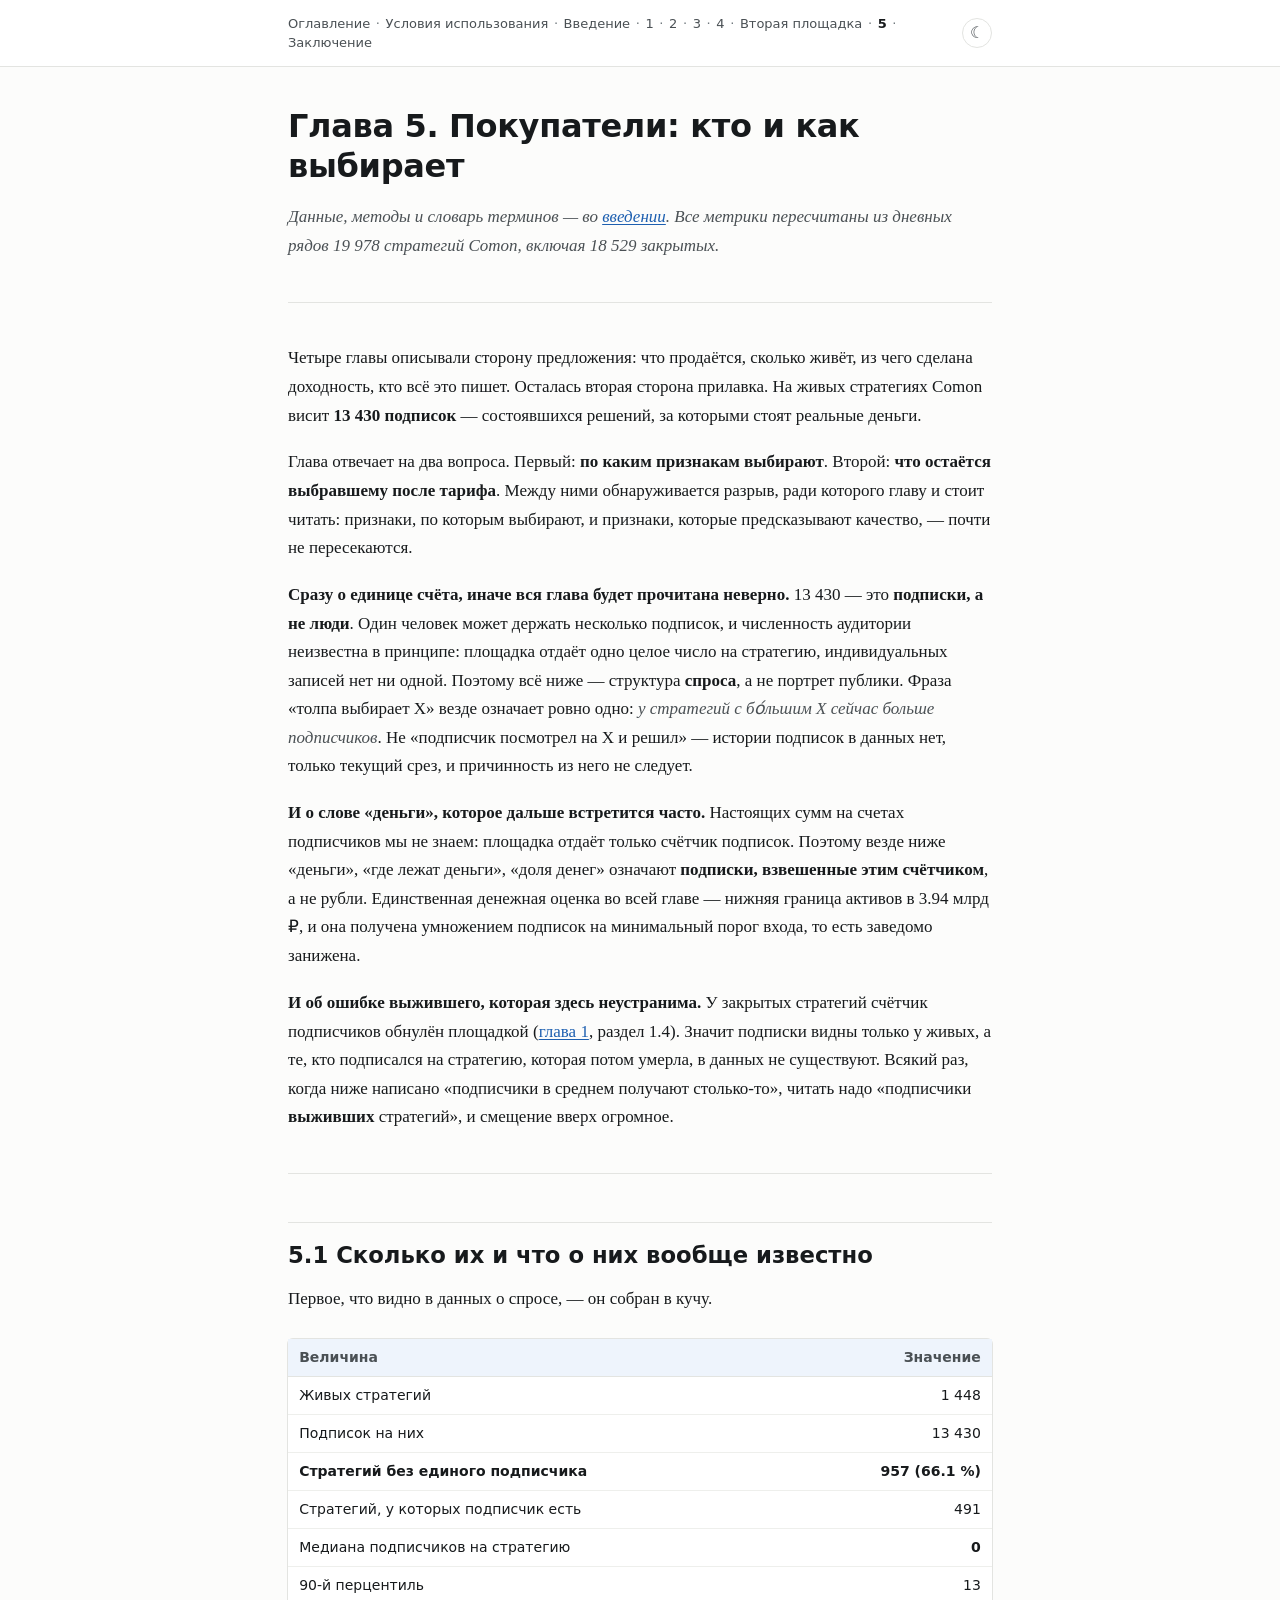
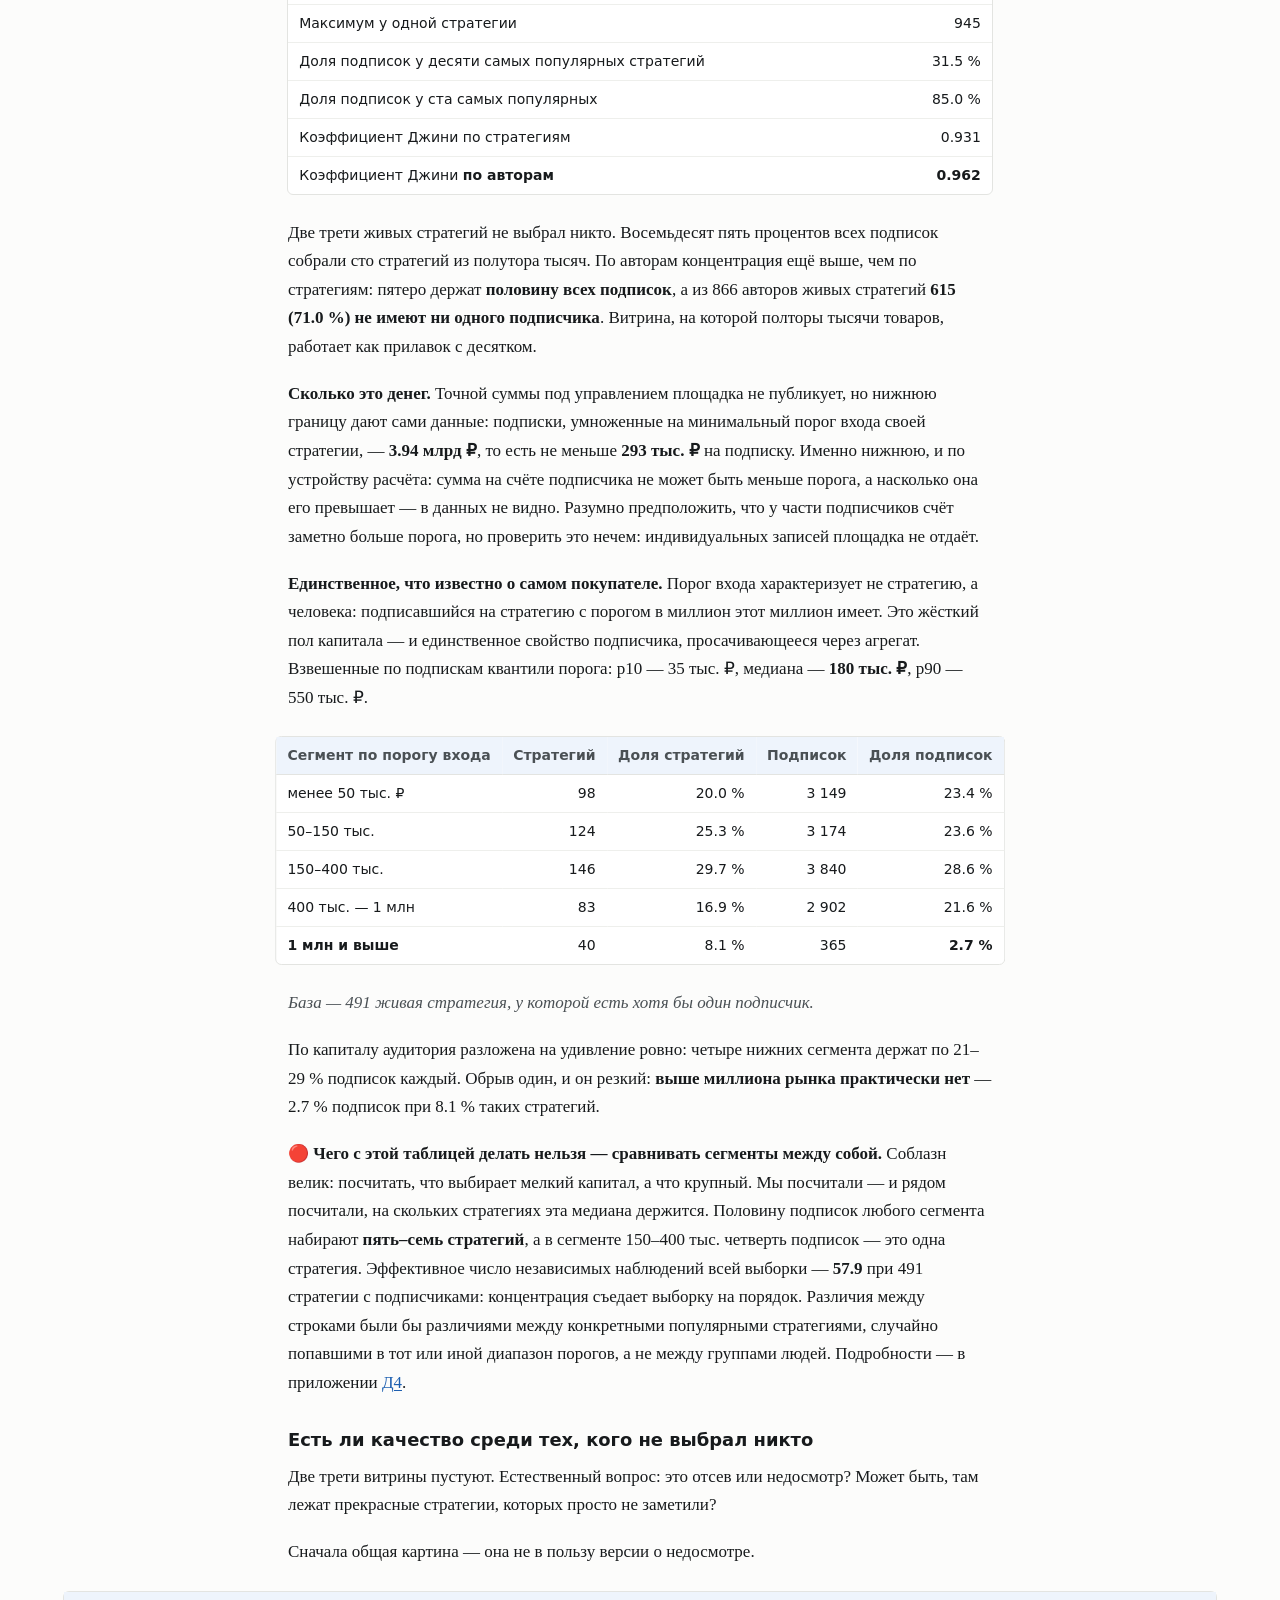
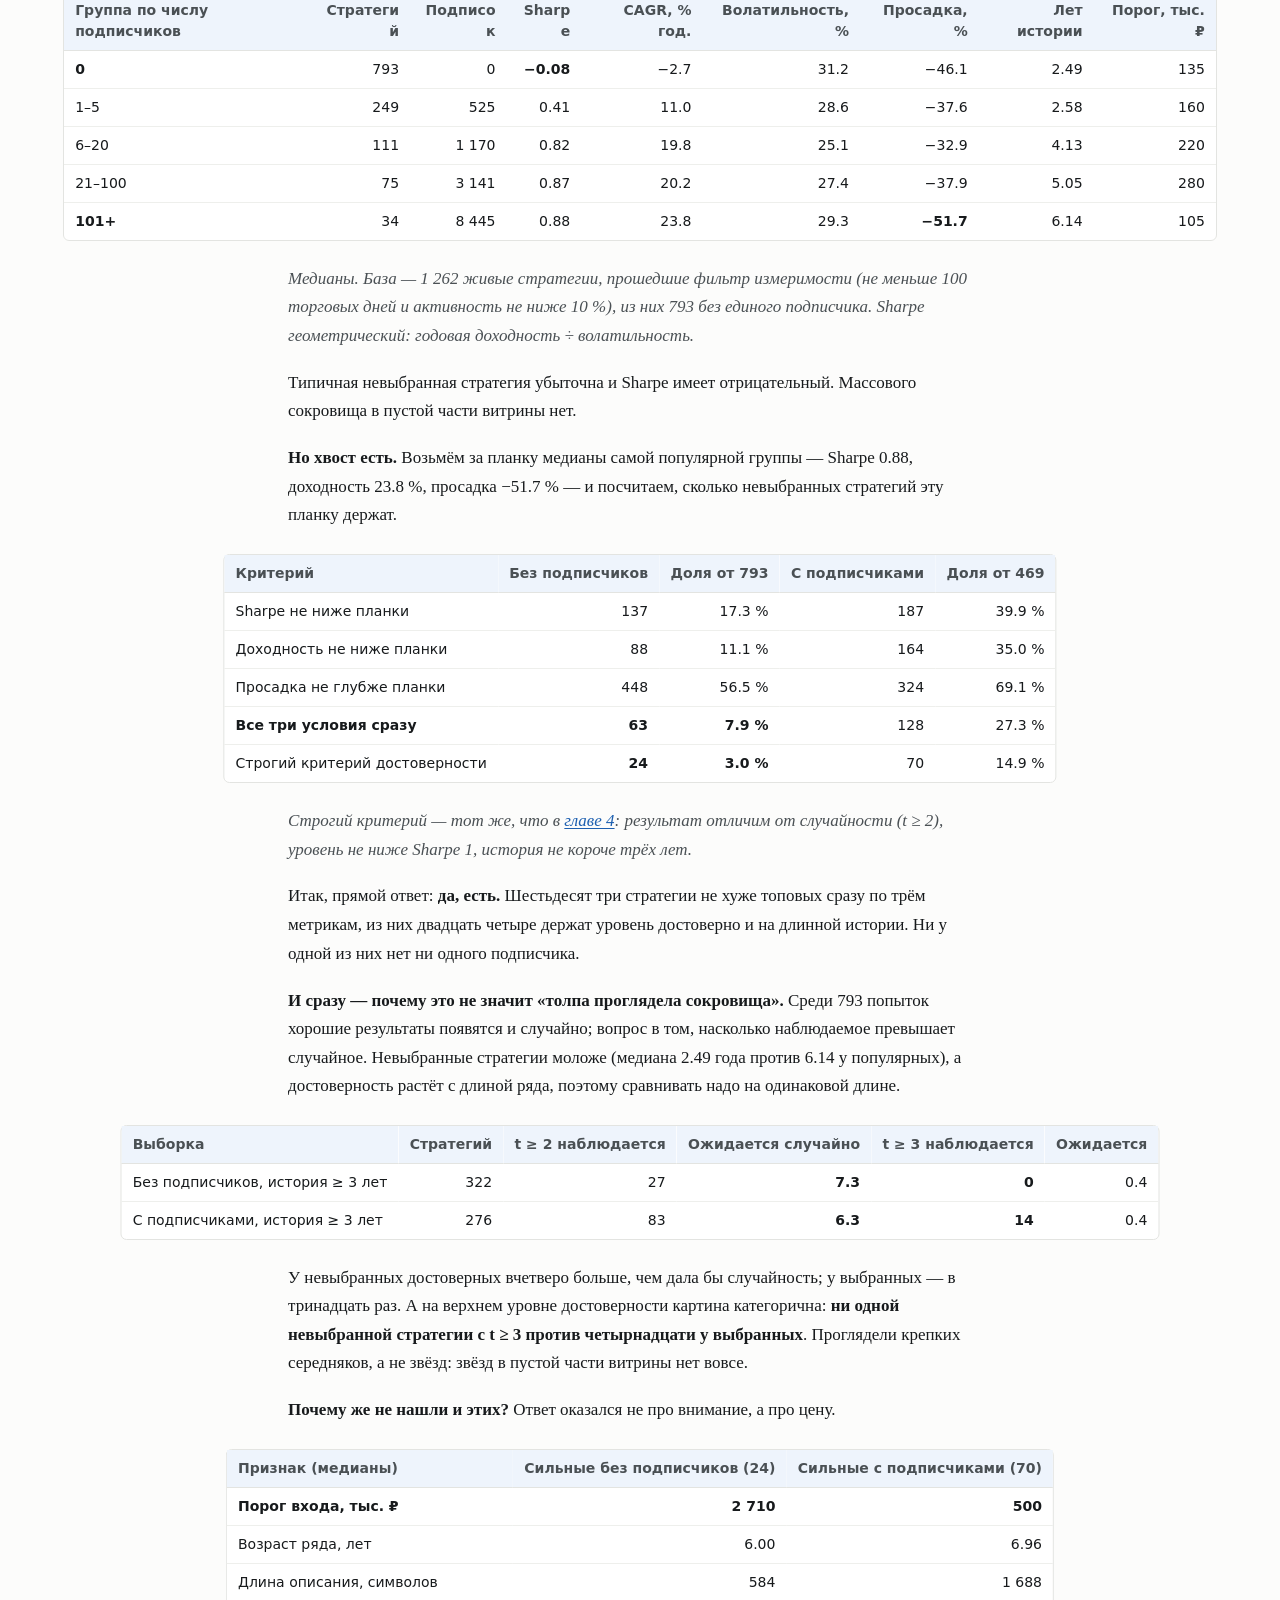
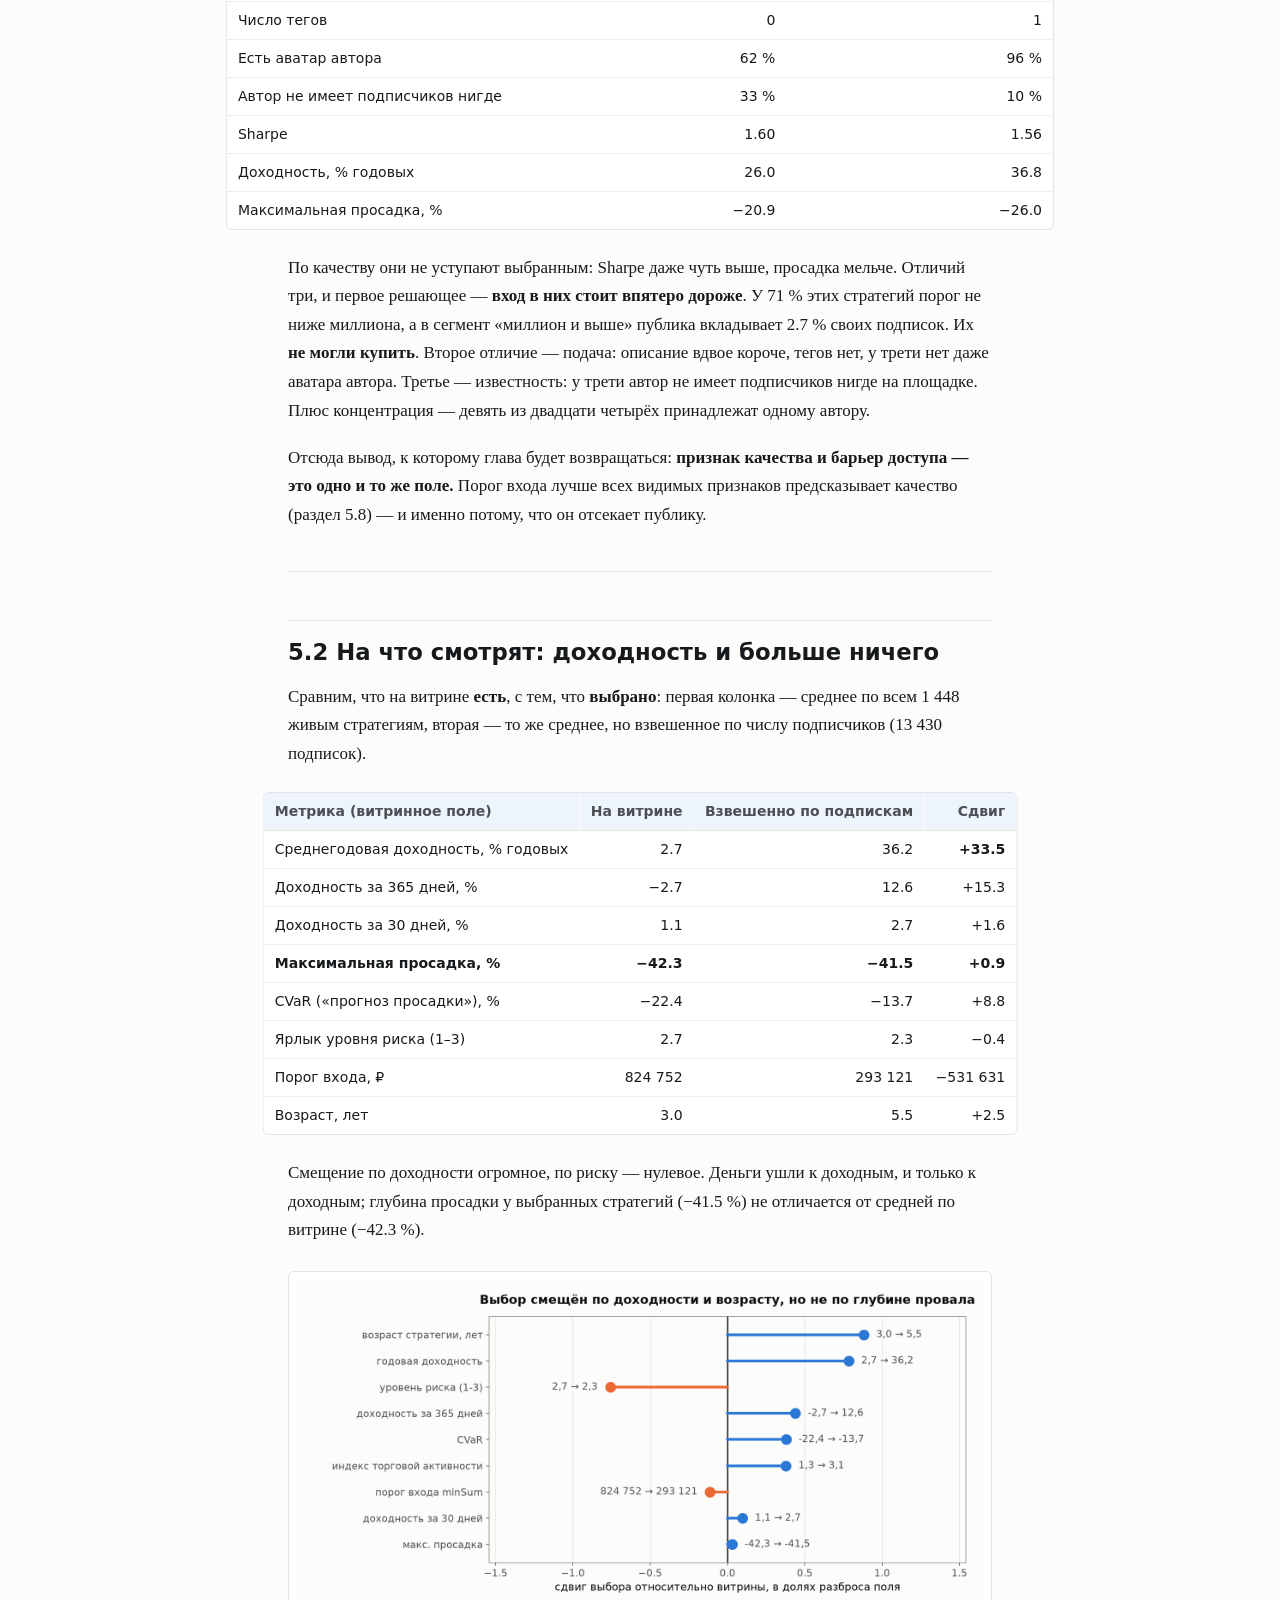
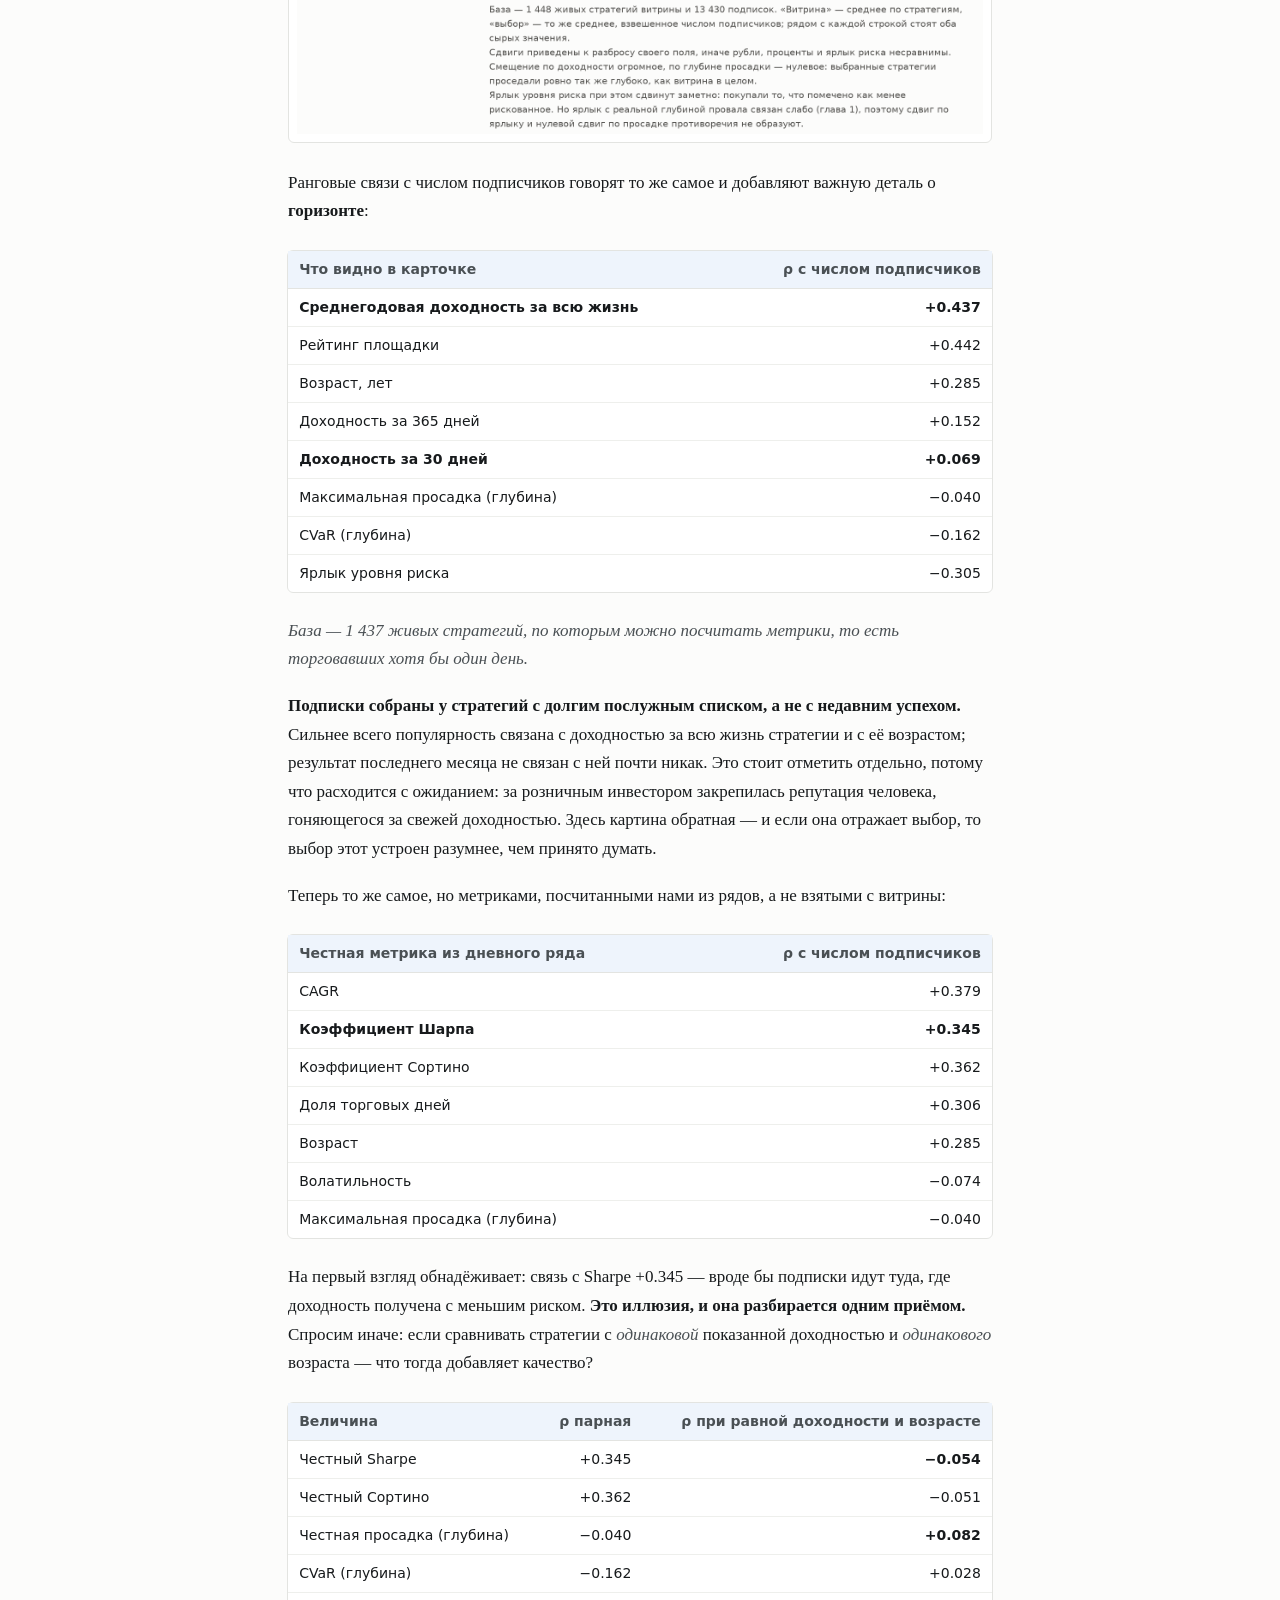
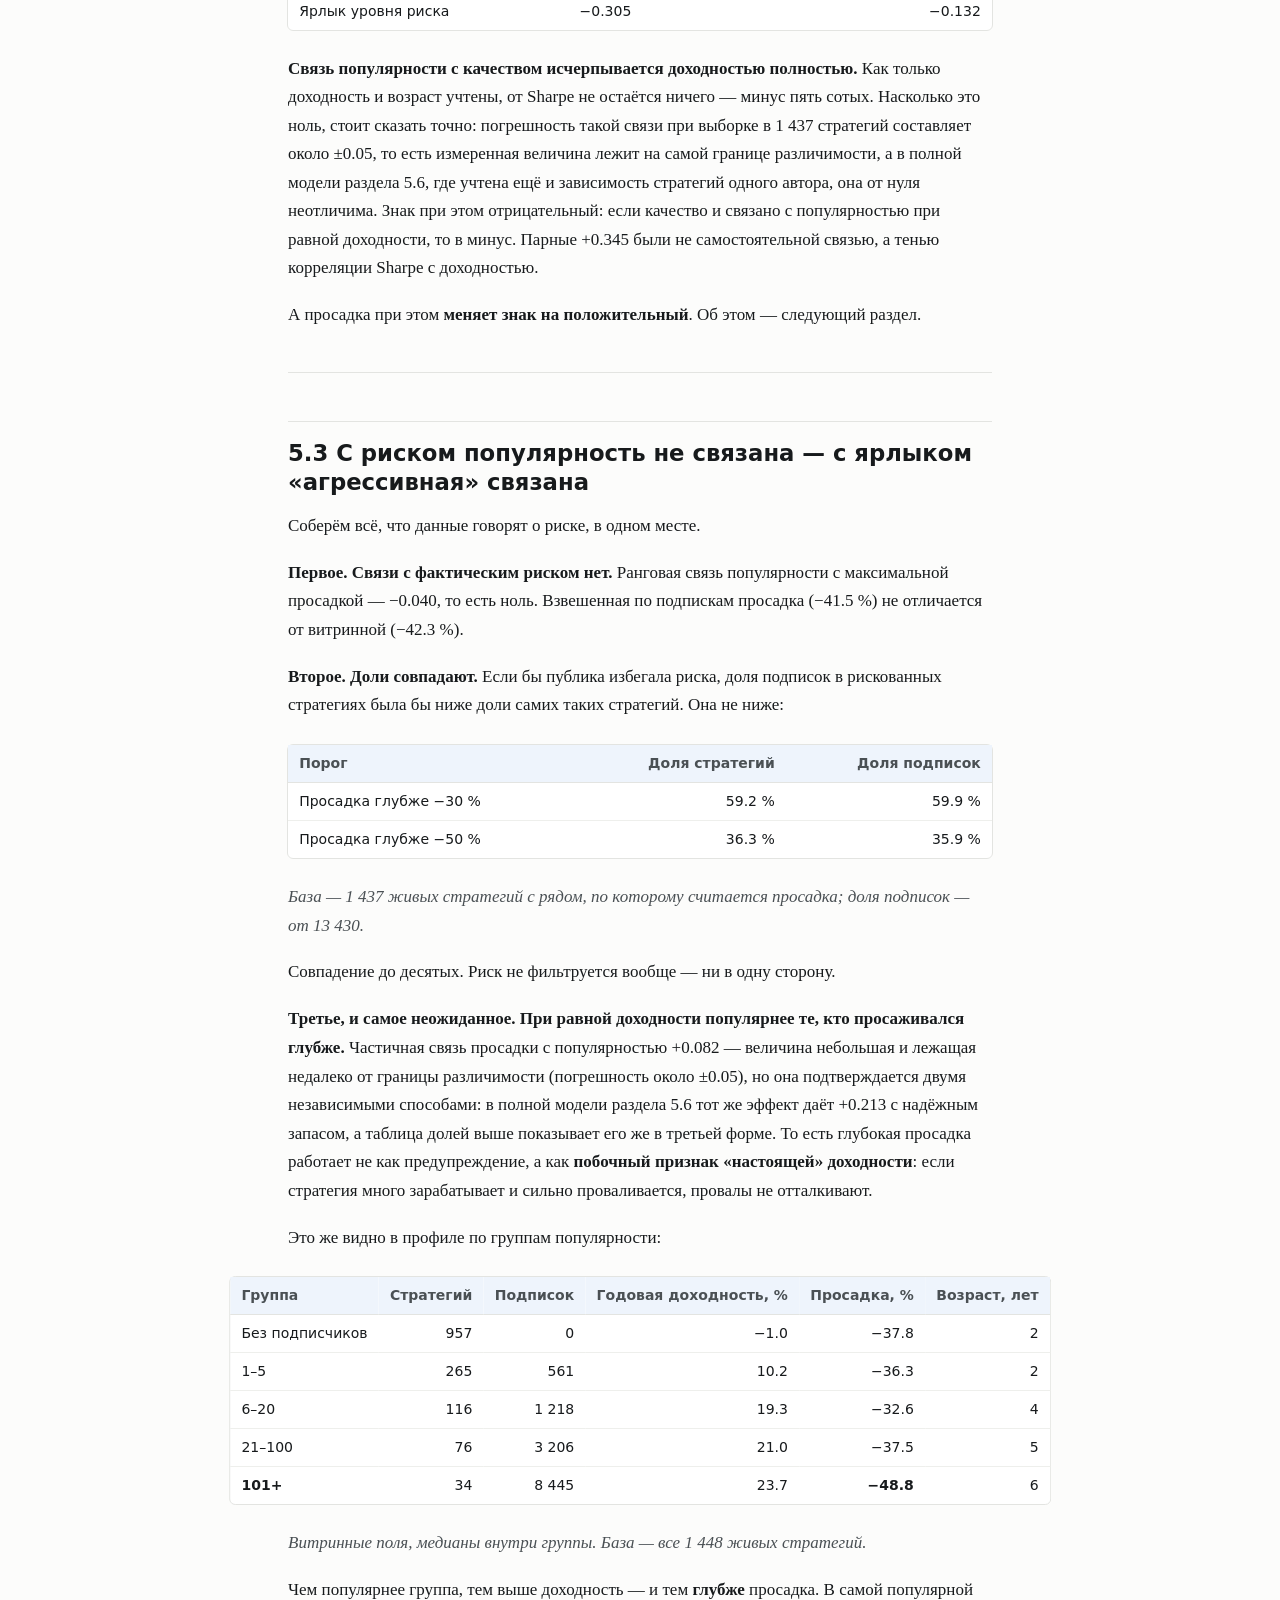
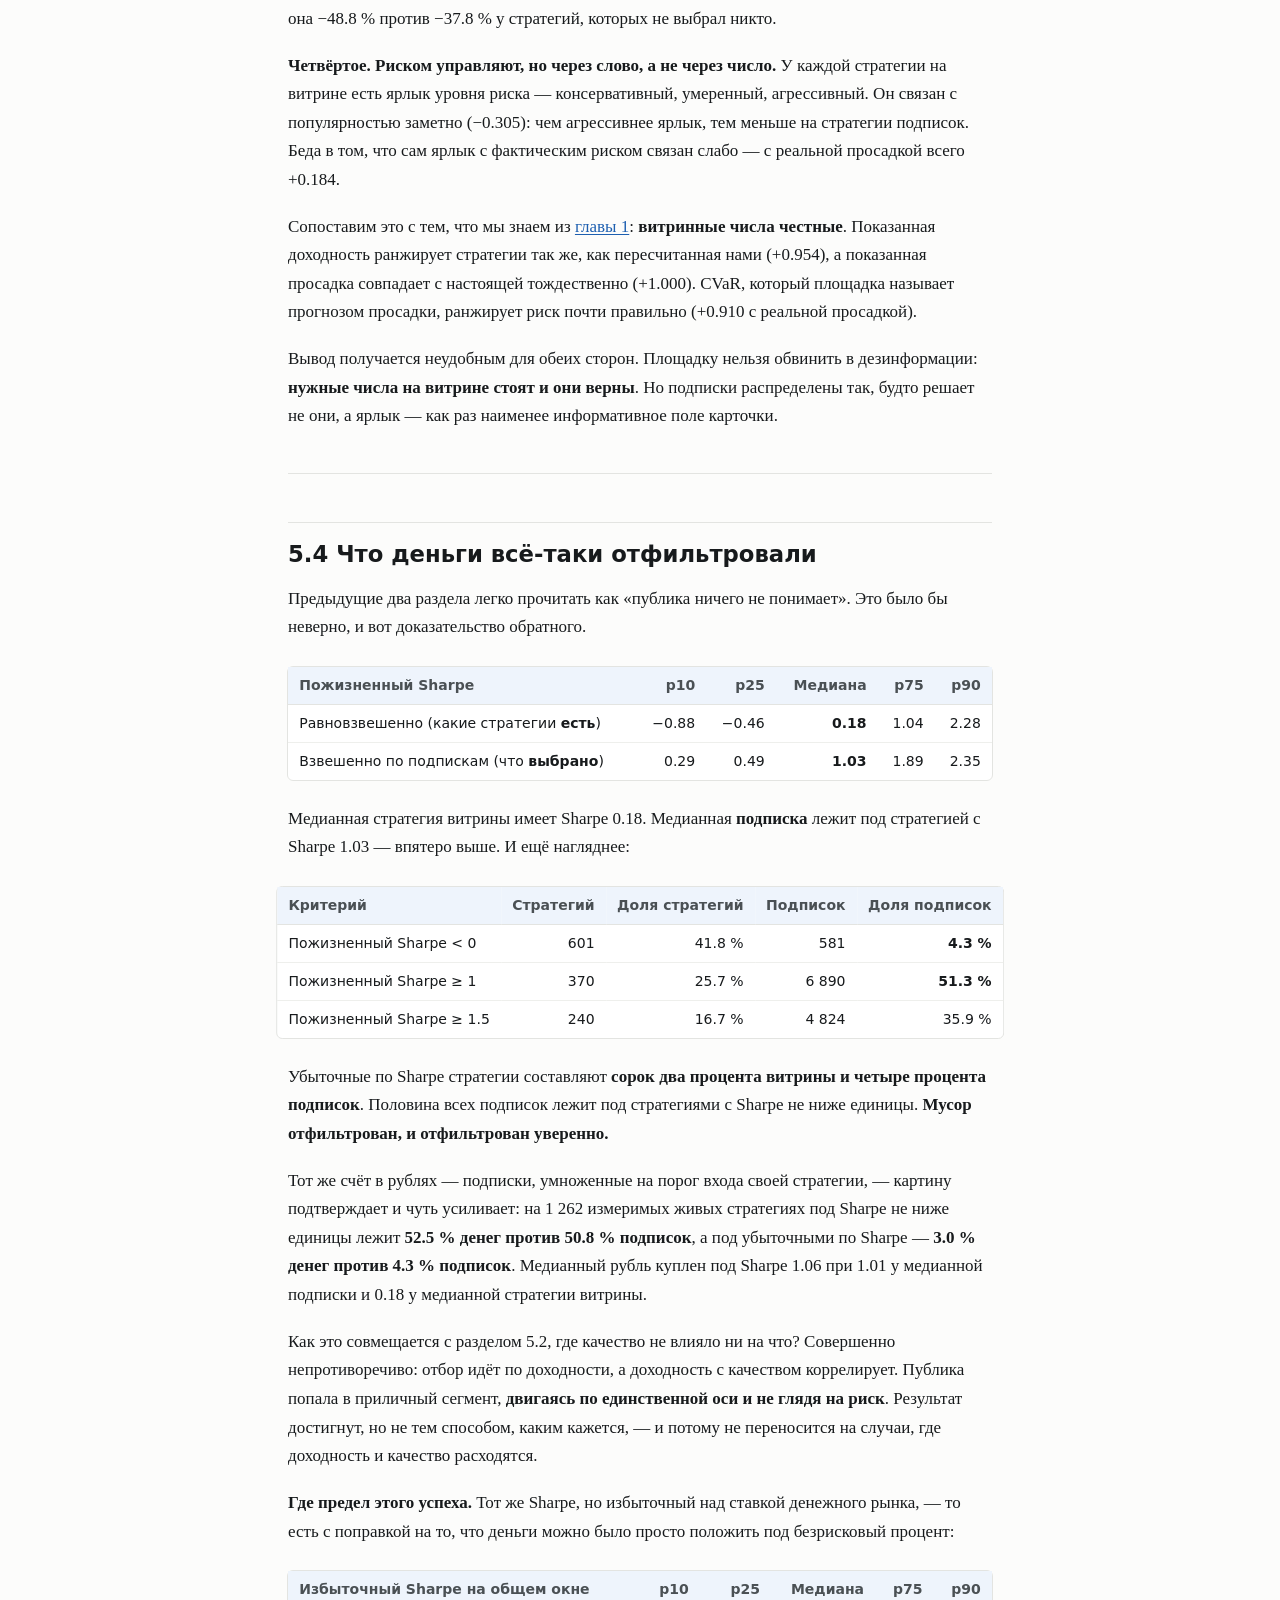
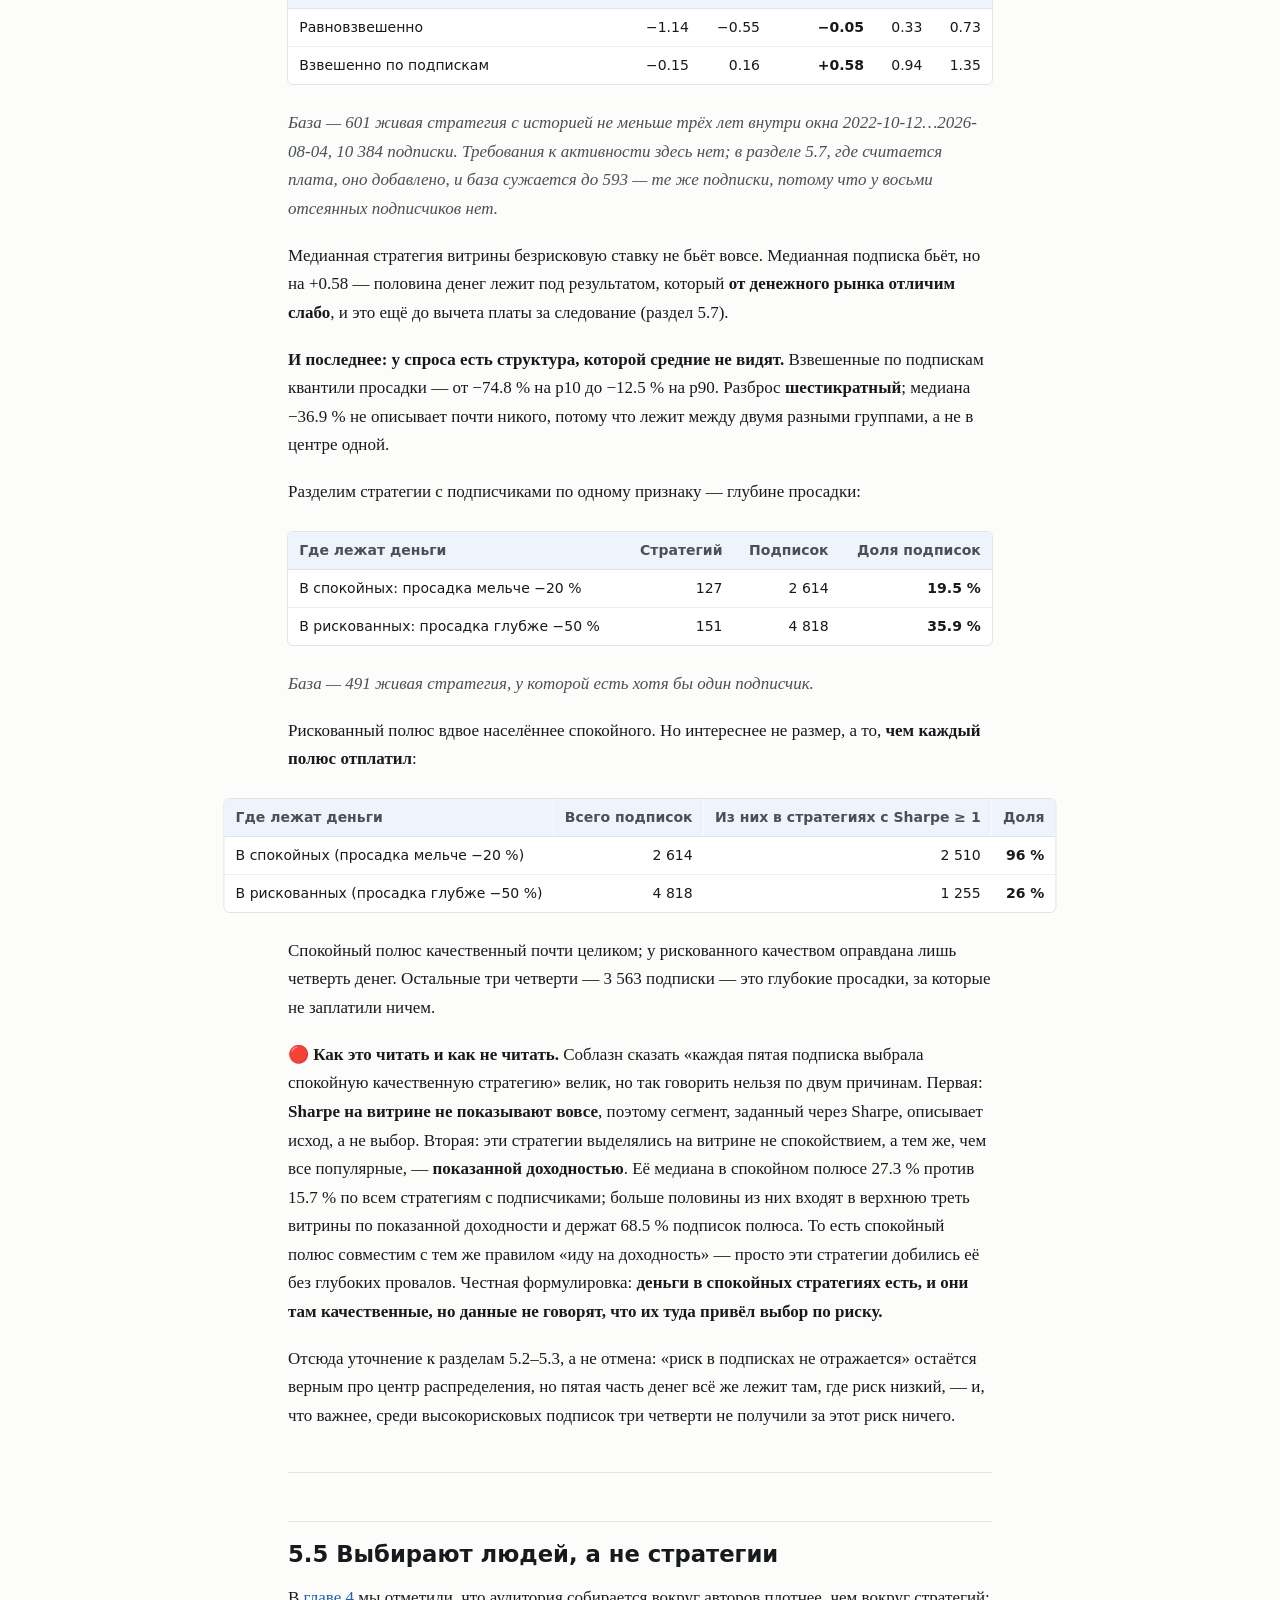
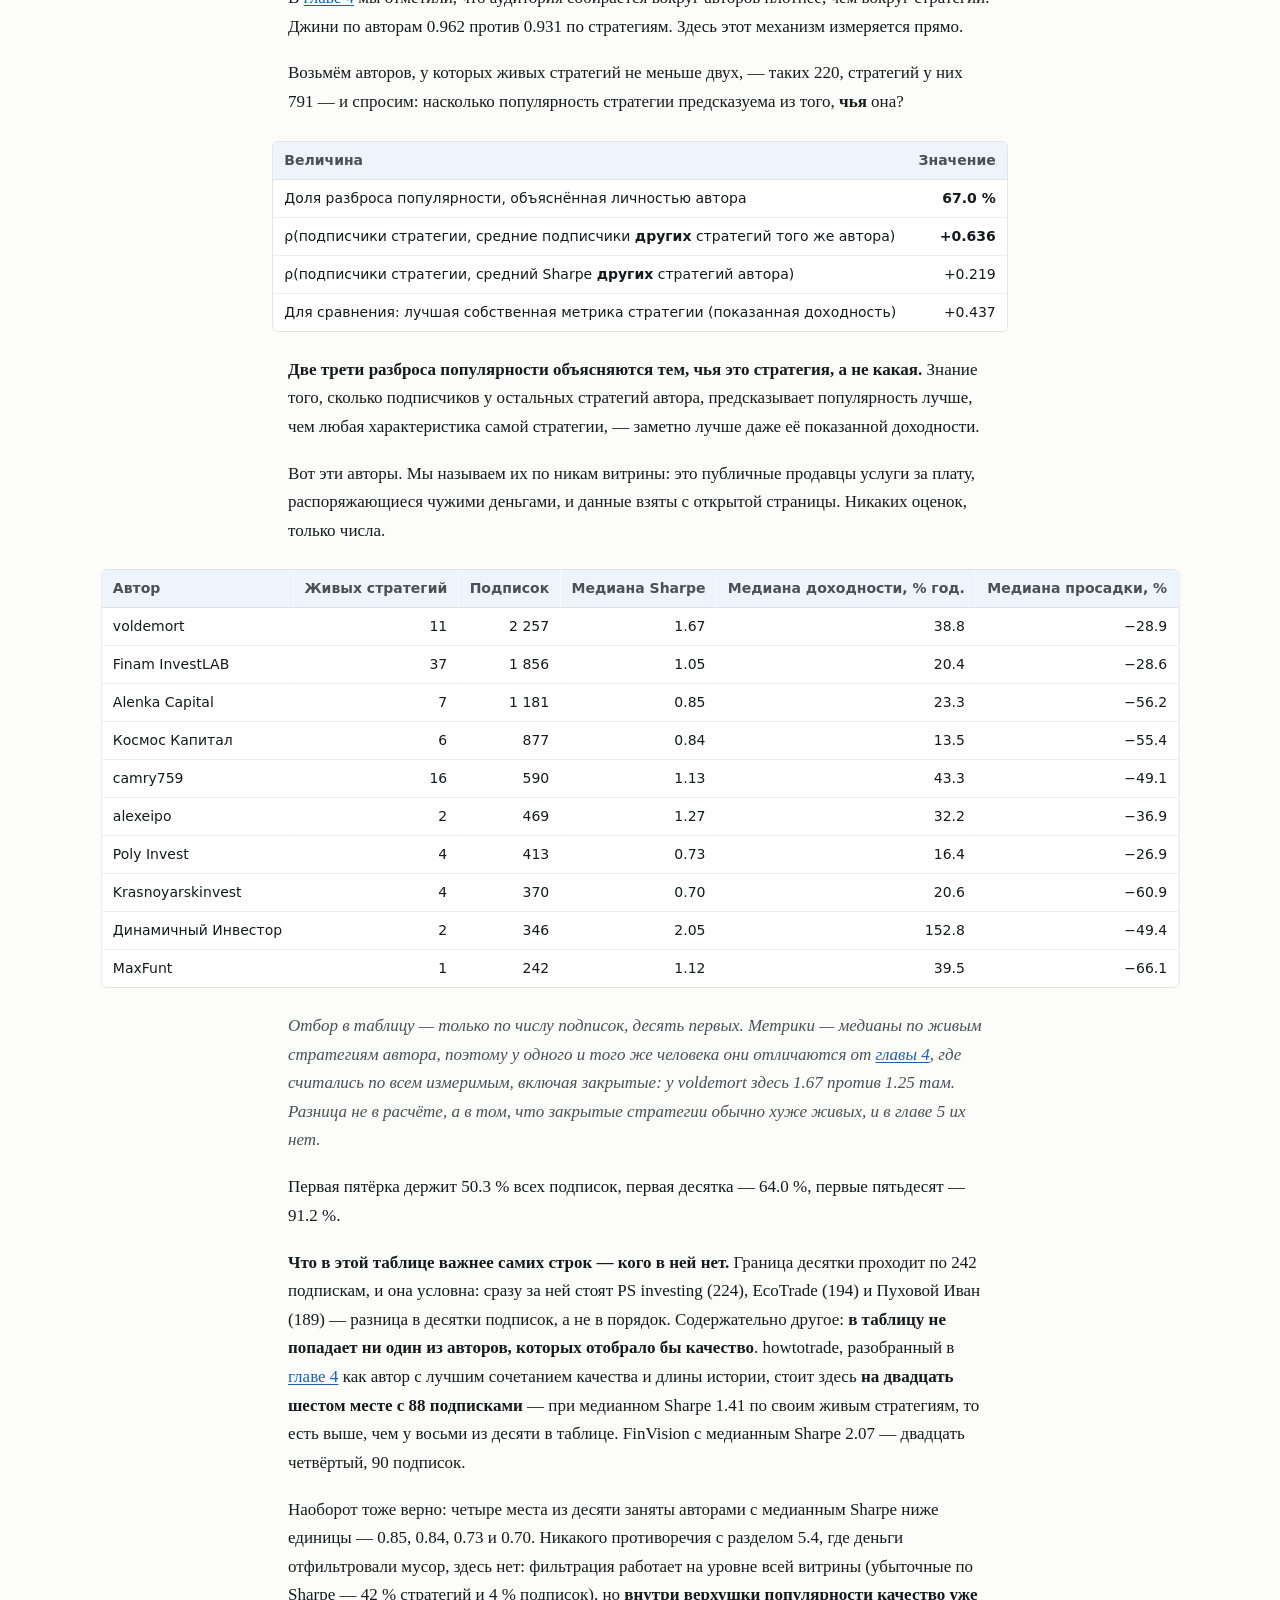
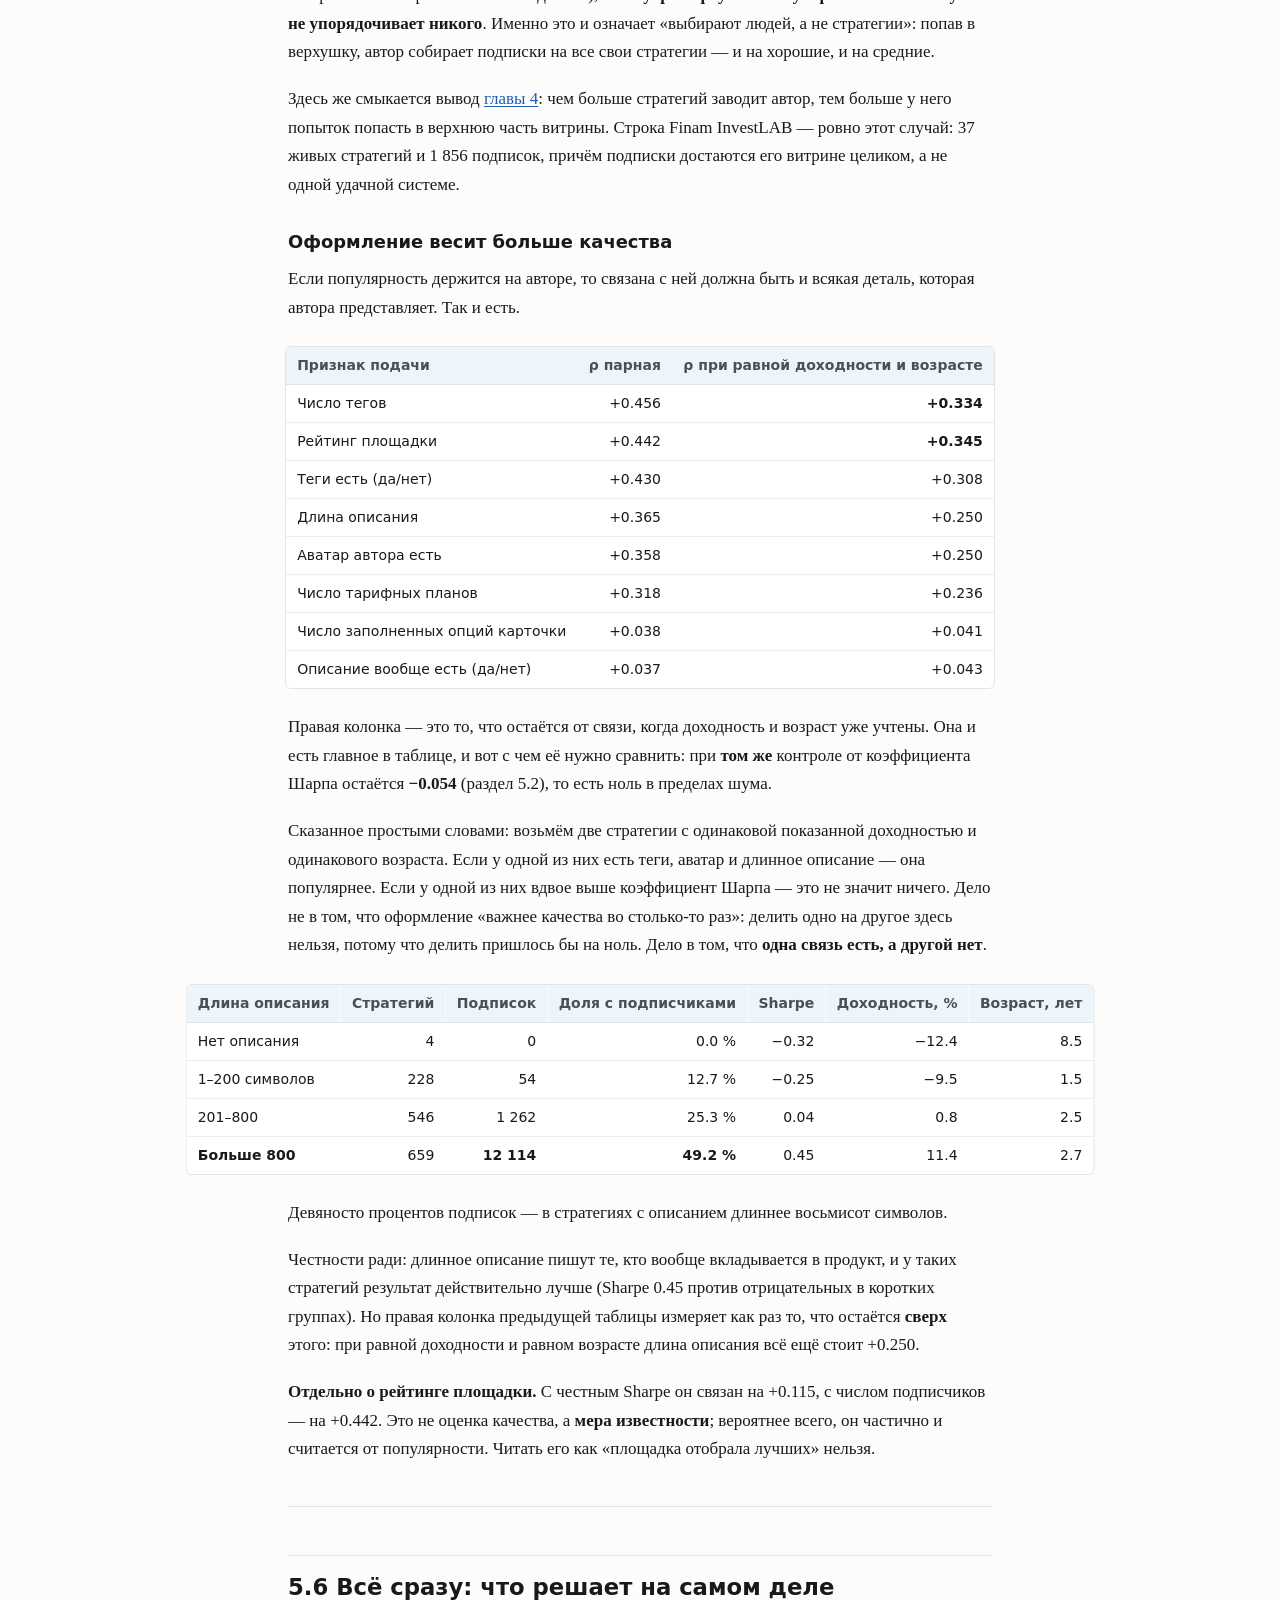
<file: html/comon-story-5-buyers.html>
<!doctype html>
<html lang="ru">
<head>
<!-- Yandex.Metrika counter -->
<script type="text/javascript">
    (function(m,e,t,r,i,k,a){
        m[i]=m[i]||function(){(m[i].a=m[i].a||[]).push(arguments)};
        m[i].l=1*new Date();
        for (var j = 0; j < document.scripts.length; j++) {if (document.scripts[j].src === r) { return; }}
        k=e.createElement(t),a=e.getElementsByTagName(t)[0],k.async=1,k.src=r,a.parentNode.insertBefore(k,a)
    })(window, document,'script','https://mc.yandex.ru/metrika/tag.js?id=111629219', 'ym');

    ym(111629219, 'init', {ssr:true, webvisor:true, clickmap:true, ecommerce:"dataLayer", referrer: document.referrer, url: location.href, accurateTrackBounce:true, trackLinks:true});
</script>
<noscript><div><img src="https://mc.yandex.ru/watch/111629219" style="position:absolute; left:-9999px;" alt="" /></div></noscript>
<!-- /Yandex.Metrika counter -->
<script data-goatcounter="https://comon-story.goatcounter.com/count"
        async src="//gc.zgo.at/count.js"></script>
<meta charset="utf-8">
<meta name="viewport" content="width=device-width, initial-scale=1">
<title>Глава 5. Покупатели: кто и как выбирает</title>
<script>(function(){try{var t=localStorage.getItem('theme');if(t==='dark'||t==='light')document.documentElement.setAttribute('data-theme',t);}catch(e){}})();</script>
<link rel="stylesheet" href="style.css">
</head>
<body>
<nav class="topbar"><div class="wrap"><span class="nav-links"><a href="index.html">Оглавление</a><span class="sep">·</span><a href="comon-story-license.html">Условия использования</a><span class="sep">·</span><a href="comon-story-0-intro.html">Введение</a><span class="sep">·</span><a href="comon-story-1-market.html">1</a><span class="sep">·</span><a href="comon-story-2-survival.html">2</a><span class="sep">·</span><a href="comon-story-3-returns.html">3</a><span class="sep">·</span><a href="comon-story-4-authors.html">4</a><span class="sep">·</span><a href="comon-story-4b-interlude.html">Вторая площадка</a><span class="sep">·</span><span class="here">5</span><span class="sep">·</span><a href="comon-story-6-conclusion.html">Заключение</a></span><button id="theme-toggle" class="theme-toggle" type="button" hidden aria-label="Переключить тему оформления">&#9789;</button></div></nav>
<script>(function(){
  var btn = document.getElementById('theme-toggle');
  var root = document.documentElement;
  function isDark(){
    var t = root.getAttribute('data-theme');
    if (t) return t === 'dark';
    return window.matchMedia('(prefers-color-scheme: dark)').matches;
  }
  function sync(){
    var dark = isDark();
    btn.textContent = dark ? '\u2600' : '\u263E';
    btn.setAttribute('aria-label', dark ? 'Включить светлую тему' : 'Включить тёмную тему');
  }
  btn.hidden = false;
  btn.addEventListener('click', function(){
    var next = isDark() ? 'light' : 'dark';
    root.setAttribute('data-theme', next);
    try { localStorage.setItem('theme', next); } catch(e){}
    sync();
  });
  sync();
})();</script>
<main class="wrap">
<h1>Глава 5. Покупатели: кто и как выбирает</h1>

<p><em>Данные, методы и словарь терминов — во <a href="comon-story-0-intro.html">введении</a>. Все метрики пересчитаны из дневных рядов 19&nbsp;978 стратегий Comon, включая 18&nbsp;529 закрытых.</em></p>
<hr>
<p>Четыре главы описывали сторону предложения: что продаётся, сколько живёт, из чего сделана доходность, кто всё это пишет. Осталась вторая сторона прилавка. На живых стратегиях Comon висит <strong>13&nbsp;430 подписок</strong> — состоявшихся решений, за которыми стоят реальные деньги.</p>
<p>Глава отвечает на два вопроса. Первый: <strong>по каким признакам выбирают</strong>. Второй: <strong>что остаётся выбравшему после тарифа</strong>. Между ними обнаруживается разрыв, ради которого главу и стоит читать: признаки, по которым выбирают, и признаки, которые предсказывают качество, — почти не пересекаются.</p>
<p><strong>Сразу о единице счёта, иначе вся глава будет прочитана неверно.</strong> 13&nbsp;430 — это <strong>подписки, а не люди</strong>. Один человек может держать несколько подписок, и численность аудитории неизвестна в принципе: площадка отдаёт одно целое число на стратегию, индивидуальных записей нет ни одной. Поэтому всё ниже — структура <strong>спроса</strong>, а не портрет публики. Фраза «толпа выбирает X» везде означает ровно одно: <em>у стратегий с бо́льшим X сейчас больше подписчиков</em>. Не «подписчик посмотрел на X и решил» — истории подписок в данных нет, только текущий срез, и причинность из него не следует.</p>
<p><strong>И о слове «деньги», которое дальше встретится часто.</strong> Настоящих сумм на счетах подписчиков мы не знаем: площадка отдаёт только счётчик подписок. Поэтому везде ниже «деньги», «где лежат деньги», «доля денег» означают <strong>подписки, взвешенные этим счётчиком</strong>, а не рубли. Единственная денежная оценка во всей главе — нижняя граница активов в 3.94 млрд ₽, и она получена умножением подписок на минимальный порог входа, то есть заведомо занижена.</p>
<p><strong>И об ошибке выжившего, которая здесь неустранима.</strong> У закрытых стратегий счётчик подписчиков обнулён площадкой (<a href="comon-story-1-market.html">глава 1</a>, раздел 1.4). Значит подписки видны только у живых, а те, кто подписался на стратегию, которая потом умерла, в данных не существуют. Всякий раз, когда ниже написано «подписчики в среднем получают столько-то», читать надо «подписчики <strong>выживших</strong> стратегий», и смещение вверх огромное.</p>
<hr>
<h2>5.1 Сколько их и что о них вообще известно</h2>
<p>Первое, что видно в данных о спросе, — он собран в кучу.</p>
<div class="tablewrap"><table>
<thead>
<tr>
<th>Величина</th>
<th style="text-align: right;">Значение</th>
</tr>
</thead>
<tbody>
<tr>
<td>Живых стратегий</td>
<td style="text-align: right;">1&nbsp;448</td>
</tr>
<tr>
<td>Подписок на них</td>
<td style="text-align: right;">13&nbsp;430</td>
</tr>
<tr>
<td><strong>Стратегий без единого подписчика</strong></td>
<td style="text-align: right;"><strong>957 (66.1&nbsp;%)</strong></td>
</tr>
<tr>
<td>Стратегий, у которых подписчик есть</td>
<td style="text-align: right;">491</td>
</tr>
<tr>
<td>Медиана подписчиков на стратегию</td>
<td style="text-align: right;"><strong>0</strong></td>
</tr>
<tr>
<td>90-й перцентиль</td>
<td style="text-align: right;">13</td>
</tr>
<tr>
<td>Максимум у одной стратегии</td>
<td style="text-align: right;">945</td>
</tr>
<tr>
<td>Доля подписок у десяти самых популярных стратегий</td>
<td style="text-align: right;">31.5&nbsp;%</td>
</tr>
<tr>
<td>Доля подписок у ста самых популярных</td>
<td style="text-align: right;">85.0&nbsp;%</td>
</tr>
<tr>
<td>Коэффициент Джини по стратегиям</td>
<td style="text-align: right;">0.931</td>
</tr>
<tr>
<td>Коэффициент Джини <strong>по авторам</strong></td>
<td style="text-align: right;"><strong>0.962</strong></td>
</tr>
</tbody>
</table></div>
<p>Две трети живых стратегий не выбрал никто. Восемьдесят пять процентов всех подписок собрали сто стратегий из полутора тысяч. По авторам концентрация ещё выше, чем по стратегиям: пятеро держат <strong>половину всех подписок</strong>, а из 866 авторов живых стратегий <strong>615 (71.0&nbsp;%) не имеют ни одного подписчика</strong>. Витрина, на которой полторы тысячи товаров, работает как прилавок с десятком.</p>
<p><strong>Сколько это денег.</strong> Точной суммы под управлением площадка не публикует, но нижнюю границу дают сами данные: подписки, умноженные на минимальный порог входа своей стратегии, — <strong>3.94 млрд ₽</strong>, то есть не меньше <strong>293 тыс. ₽</strong> на подписку. Именно нижнюю, и по устройству расчёта: сумма на счёте подписчика не может быть меньше порога, а насколько она его превышает — в данных не видно. Разумно предположить, что у части подписчиков счёт заметно больше порога, но проверить это нечем: индивидуальных записей площадка не отдаёт.</p>
<p><strong>Единственное, что известно о самом покупателе.</strong> Порог входа характеризует не стратегию, а человека: подписавшийся на стратегию с порогом в миллион этот миллион имеет. Это жёсткий пол капитала — и единственное свойство подписчика, просачивающееся через агрегат. Взвешенные по подпискам квантили порога: p10 — 35 тыс. ₽, медиана — <strong>180 тыс. ₽</strong>, p90 — 550 тыс. ₽.</p>
<div class="tablewrap"><table>
<thead>
<tr>
<th>Сегмент по порогу входа</th>
<th style="text-align: right;">Стратегий</th>
<th style="text-align: right;">Доля стратегий</th>
<th style="text-align: right;">Подписок</th>
<th style="text-align: right;">Доля подписок</th>
</tr>
</thead>
<tbody>
<tr>
<td>менее 50 тыс. ₽</td>
<td style="text-align: right;">98</td>
<td style="text-align: right;">20.0&nbsp;%</td>
<td style="text-align: right;">3&nbsp;149</td>
<td style="text-align: right;">23.4&nbsp;%</td>
</tr>
<tr>
<td>50–150 тыс.</td>
<td style="text-align: right;">124</td>
<td style="text-align: right;">25.3&nbsp;%</td>
<td style="text-align: right;">3&nbsp;174</td>
<td style="text-align: right;">23.6&nbsp;%</td>
</tr>
<tr>
<td>150–400 тыс.</td>
<td style="text-align: right;">146</td>
<td style="text-align: right;">29.7&nbsp;%</td>
<td style="text-align: right;">3&nbsp;840</td>
<td style="text-align: right;">28.6&nbsp;%</td>
</tr>
<tr>
<td>400 тыс. — 1 млн</td>
<td style="text-align: right;">83</td>
<td style="text-align: right;">16.9&nbsp;%</td>
<td style="text-align: right;">2&nbsp;902</td>
<td style="text-align: right;">21.6&nbsp;%</td>
</tr>
<tr>
<td><strong>1 млн и выше</strong></td>
<td style="text-align: right;">40</td>
<td style="text-align: right;">8.1&nbsp;%</td>
<td style="text-align: right;">365</td>
<td style="text-align: right;"><strong>2.7&nbsp;%</strong></td>
</tr>
</tbody>
</table></div>
<p><em>База — 491 живая стратегия, у которой есть хотя бы один подписчик.</em></p>
<p>По капиталу аудитория разложена на удивление ровно: четыре нижних сегмента держат по 21–29&nbsp;% подписок каждый. Обрыв один, и он резкий: <strong>выше миллиона рынка практически нет</strong> — 2.7&nbsp;% подписок при 8.1&nbsp;% таких стратегий.</p>
<p>🔴 <strong>Чего с этой таблицей делать нельзя — сравнивать сегменты между собой.</strong> Соблазн велик: посчитать, что выбирает мелкий капитал, а что крупный. Мы посчитали — и рядом посчитали, на скольких стратегиях эта медиана держится. Половину подписок любого сегмента набирают <strong>пять–семь стратегий</strong>, а в сегменте 150–400 тыс. четверть подписок — это одна стратегия. Эффективное число независимых наблюдений всей выборки — <strong>57.9</strong> при 491 стратегии с подписчиками: концентрация съедает выборку на порядок. Различия между строками были бы различиями между конкретными популярными стратегиями, случайно попавшими в тот или иной диапазон порогов, а не между группами людей. Подробности — в приложении <a href="#д4-капитальные-сегменты-и-почему-их-нельзя-сравнивать">Д4</a>.</p>
<h3>Есть ли качество среди тех, кого не выбрал никто</h3>
<p>Две трети витрины пустуют. Естественный вопрос: это отсев или недосмотр? Может быть, там лежат прекрасные стратегии, которых просто не заметили?</p>
<p>Сначала общая картина — она не в пользу версии о недосмотре.</p>
<div class="tablewrap"><table>
<thead>
<tr>
<th>Группа по числу подписчиков</th>
<th style="text-align: right;">Стратегий</th>
<th style="text-align: right;">Подписок</th>
<th style="text-align: right;">Sharpe</th>
<th style="text-align: right;">CAGR, % год.</th>
<th style="text-align: right;">Волатильность, %</th>
<th style="text-align: right;">Просадка, %</th>
<th style="text-align: right;">Лет истории</th>
<th style="text-align: right;">Порог, тыс. ₽</th>
</tr>
</thead>
<tbody>
<tr>
<td><strong>0</strong></td>
<td style="text-align: right;">793</td>
<td style="text-align: right;">0</td>
<td style="text-align: right;"><strong>−0.08</strong></td>
<td style="text-align: right;">−2.7</td>
<td style="text-align: right;">31.2</td>
<td style="text-align: right;">−46.1</td>
<td style="text-align: right;">2.49</td>
<td style="text-align: right;">135</td>
</tr>
<tr>
<td>1–5</td>
<td style="text-align: right;">249</td>
<td style="text-align: right;">525</td>
<td style="text-align: right;">0.41</td>
<td style="text-align: right;">11.0</td>
<td style="text-align: right;">28.6</td>
<td style="text-align: right;">−37.6</td>
<td style="text-align: right;">2.58</td>
<td style="text-align: right;">160</td>
</tr>
<tr>
<td>6–20</td>
<td style="text-align: right;">111</td>
<td style="text-align: right;">1&nbsp;170</td>
<td style="text-align: right;">0.82</td>
<td style="text-align: right;">19.8</td>
<td style="text-align: right;">25.1</td>
<td style="text-align: right;">−32.9</td>
<td style="text-align: right;">4.13</td>
<td style="text-align: right;">220</td>
</tr>
<tr>
<td>21–100</td>
<td style="text-align: right;">75</td>
<td style="text-align: right;">3&nbsp;141</td>
<td style="text-align: right;">0.87</td>
<td style="text-align: right;">20.2</td>
<td style="text-align: right;">27.4</td>
<td style="text-align: right;">−37.9</td>
<td style="text-align: right;">5.05</td>
<td style="text-align: right;">280</td>
</tr>
<tr>
<td><strong>101+</strong></td>
<td style="text-align: right;">34</td>
<td style="text-align: right;">8&nbsp;445</td>
<td style="text-align: right;">0.88</td>
<td style="text-align: right;">23.8</td>
<td style="text-align: right;">29.3</td>
<td style="text-align: right;"><strong>−51.7</strong></td>
<td style="text-align: right;">6.14</td>
<td style="text-align: right;">105</td>
</tr>
</tbody>
</table></div>
<p><em>Медианы. База — 1&nbsp;262 живые стратегии, прошедшие фильтр измеримости (не меньше 100 торговых дней и активность не ниже 10&nbsp;%), из них 793 без единого подписчика. Sharpe геометрический: годовая доходность ÷ волатильность.</em></p>
<p>Типичная невыбранная стратегия убыточна и Sharpe имеет отрицательный. Массового сокровища в пустой части витрины нет.</p>
<p><strong>Но хвост есть.</strong> Возьмём за планку медианы самой популярной группы — Sharpe 0.88, доходность 23.8&nbsp;%, просадка −51.7&nbsp;% — и посчитаем, сколько невыбранных стратегий эту планку держат.</p>
<div class="tablewrap"><table>
<thead>
<tr>
<th>Критерий</th>
<th style="text-align: right;">Без подписчиков</th>
<th style="text-align: right;">Доля от 793</th>
<th style="text-align: right;">С подписчиками</th>
<th style="text-align: right;">Доля от 469</th>
</tr>
</thead>
<tbody>
<tr>
<td>Sharpe не ниже планки</td>
<td style="text-align: right;">137</td>
<td style="text-align: right;">17.3&nbsp;%</td>
<td style="text-align: right;">187</td>
<td style="text-align: right;">39.9&nbsp;%</td>
</tr>
<tr>
<td>Доходность не ниже планки</td>
<td style="text-align: right;">88</td>
<td style="text-align: right;">11.1&nbsp;%</td>
<td style="text-align: right;">164</td>
<td style="text-align: right;">35.0&nbsp;%</td>
</tr>
<tr>
<td>Просадка не глубже планки</td>
<td style="text-align: right;">448</td>
<td style="text-align: right;">56.5&nbsp;%</td>
<td style="text-align: right;">324</td>
<td style="text-align: right;">69.1&nbsp;%</td>
</tr>
<tr>
<td><strong>Все три условия сразу</strong></td>
<td style="text-align: right;"><strong>63</strong></td>
<td style="text-align: right;"><strong>7.9&nbsp;%</strong></td>
<td style="text-align: right;">128</td>
<td style="text-align: right;">27.3&nbsp;%</td>
</tr>
<tr>
<td>Строгий критерий достоверности</td>
<td style="text-align: right;"><strong>24</strong></td>
<td style="text-align: right;"><strong>3.0&nbsp;%</strong></td>
<td style="text-align: right;">70</td>
<td style="text-align: right;">14.9&nbsp;%</td>
</tr>
</tbody>
</table></div>
<p><em>Строгий критерий — тот же, что в <a href="comon-story-4-authors.html">главе 4</a>: результат отличим от случайности (t ≥ 2), уровень не ниже Sharpe 1, история не короче трёх лет.</em></p>
<p>Итак, прямой ответ: <strong>да, есть.</strong> Шестьдесят три стратегии не хуже топовых сразу по трём метрикам, из них двадцать четыре держат уровень достоверно и на длинной истории. Ни у одной из них нет ни одного подписчика.</p>
<p><strong>И сразу — почему это не значит «толпа проглядела сокровища».</strong> Среди 793 попыток хорошие результаты появятся и случайно; вопрос в том, насколько наблюдаемое превышает случайное. Невыбранные стратегии моложе (медиана 2.49 года против 6.14 у популярных), а достоверность растёт с длиной ряда, поэтому сравнивать надо на одинаковой длине.</p>
<div class="tablewrap"><table>
<thead>
<tr>
<th>Выборка</th>
<th style="text-align: right;">Стратегий</th>
<th style="text-align: right;">t ≥ 2 наблюдается</th>
<th style="text-align: right;">Ожидается случайно</th>
<th style="text-align: right;">t ≥ 3 наблюдается</th>
<th style="text-align: right;">Ожидается</th>
</tr>
</thead>
<tbody>
<tr>
<td>Без подписчиков, история ≥ 3 лет</td>
<td style="text-align: right;">322</td>
<td style="text-align: right;">27</td>
<td style="text-align: right;"><strong>7.3</strong></td>
<td style="text-align: right;"><strong>0</strong></td>
<td style="text-align: right;">0.4</td>
</tr>
<tr>
<td>С подписчиками, история ≥ 3 лет</td>
<td style="text-align: right;">276</td>
<td style="text-align: right;">83</td>
<td style="text-align: right;"><strong>6.3</strong></td>
<td style="text-align: right;"><strong>14</strong></td>
<td style="text-align: right;">0.4</td>
</tr>
</tbody>
</table></div>
<p>У невыбранных достоверных вчетверо больше, чем дала бы случайность; у выбранных — в тринадцать раз. А на верхнем уровне достоверности картина категорична: <strong>ни одной невыбранной стратегии с t ≥ 3 против четырнадцати у выбранных</strong>. Проглядели крепких середняков, а не звёзд: звёзд в пустой части витрины нет вовсе.</p>
<p><strong>Почему же не нашли и этих?</strong> Ответ оказался не про внимание, а про цену.</p>
<div class="tablewrap"><table>
<thead>
<tr>
<th>Признак (медианы)</th>
<th style="text-align: right;">Сильные без подписчиков (24)</th>
<th style="text-align: right;">Сильные с подписчиками (70)</th>
</tr>
</thead>
<tbody>
<tr>
<td><strong>Порог входа, тыс. ₽</strong></td>
<td style="text-align: right;"><strong>2&nbsp;710</strong></td>
<td style="text-align: right;"><strong>500</strong></td>
</tr>
<tr>
<td>Возраст ряда, лет</td>
<td style="text-align: right;">6.00</td>
<td style="text-align: right;">6.96</td>
</tr>
<tr>
<td>Длина описания, символов</td>
<td style="text-align: right;">584</td>
<td style="text-align: right;">1&nbsp;688</td>
</tr>
<tr>
<td>Число тегов</td>
<td style="text-align: right;">0</td>
<td style="text-align: right;">1</td>
</tr>
<tr>
<td>Есть аватар автора</td>
<td style="text-align: right;">62&nbsp;%</td>
<td style="text-align: right;">96&nbsp;%</td>
</tr>
<tr>
<td>Автор не имеет подписчиков нигде</td>
<td style="text-align: right;">33&nbsp;%</td>
<td style="text-align: right;">10&nbsp;%</td>
</tr>
<tr>
<td>Sharpe</td>
<td style="text-align: right;">1.60</td>
<td style="text-align: right;">1.56</td>
</tr>
<tr>
<td>Доходность, % годовых</td>
<td style="text-align: right;">26.0</td>
<td style="text-align: right;">36.8</td>
</tr>
<tr>
<td>Максимальная просадка, %</td>
<td style="text-align: right;">−20.9</td>
<td style="text-align: right;">−26.0</td>
</tr>
</tbody>
</table></div>
<p>По качеству они не уступают выбранным: Sharpe даже чуть выше, просадка мельче. Отличий три, и первое решающее — <strong>вход в них стоит впятеро дороже</strong>. У 71&nbsp;% этих стратегий порог не ниже миллиона, а в сегмент «миллион и выше» публика вкладывает 2.7&nbsp;% своих подписок. Их <strong>не могли купить</strong>. Второе отличие — подача: описание вдвое короче, тегов нет, у трети нет даже аватара автора. Третье — известность: у трети автор не имеет подписчиков нигде на площадке. Плюс концентрация — девять из двадцати четырёх принадлежат одному автору.</p>
<p>Отсюда вывод, к которому глава будет возвращаться: <strong>признак качества и барьер доступа — это одно и то же поле.</strong> Порог входа лучше всех видимых признаков предсказывает качество (раздел 5.8) — и именно потому, что он отсекает публику.</p>
<hr>
<h2>5.2 На что смотрят: доходность и больше ничего</h2>
<p>Сравним, что на витрине <strong>есть</strong>, с тем, что <strong>выбрано</strong>: первая колонка — среднее по всем 1&nbsp;448 живым стратегиям, вторая — то же среднее, но взвешенное по числу подписчиков (13&nbsp;430 подписок).</p>
<div class="tablewrap"><table>
<thead>
<tr>
<th>Метрика (витринное поле)</th>
<th style="text-align: right;">На витрине</th>
<th style="text-align: right;">Взвешенно по подпискам</th>
<th style="text-align: right;">Сдвиг</th>
</tr>
</thead>
<tbody>
<tr>
<td>Среднегодовая доходность, % годовых</td>
<td style="text-align: right;">2.7</td>
<td style="text-align: right;">36.2</td>
<td style="text-align: right;"><strong>+33.5</strong></td>
</tr>
<tr>
<td>Доходность за 365 дней, %</td>
<td style="text-align: right;">−2.7</td>
<td style="text-align: right;">12.6</td>
<td style="text-align: right;">+15.3</td>
</tr>
<tr>
<td>Доходность за 30 дней, %</td>
<td style="text-align: right;">1.1</td>
<td style="text-align: right;">2.7</td>
<td style="text-align: right;">+1.6</td>
</tr>
<tr>
<td><strong>Максимальная просадка, %</strong></td>
<td style="text-align: right;"><strong>−42.3</strong></td>
<td style="text-align: right;"><strong>−41.5</strong></td>
<td style="text-align: right;"><strong>+0.9</strong></td>
</tr>
<tr>
<td>CVaR («прогноз просадки»), %</td>
<td style="text-align: right;">−22.4</td>
<td style="text-align: right;">−13.7</td>
<td style="text-align: right;">+8.8</td>
</tr>
<tr>
<td>Ярлык уровня риска (1–3)</td>
<td style="text-align: right;">2.7</td>
<td style="text-align: right;">2.3</td>
<td style="text-align: right;">−0.4</td>
</tr>
<tr>
<td>Порог входа, ₽</td>
<td style="text-align: right;">824&nbsp;752</td>
<td style="text-align: right;">293&nbsp;121</td>
<td style="text-align: right;">−531&nbsp;631</td>
</tr>
<tr>
<td>Возраст, лет</td>
<td style="text-align: right;">3.0</td>
<td style="text-align: right;">5.5</td>
<td style="text-align: right;">+2.5</td>
</tr>
</tbody>
</table></div>
<p>Смещение по доходности огромное, по риску — нулевое. Деньги ушли к доходным, и только к доходным; глубина просадки у выбранных стратегий (−41.5&nbsp;%) не отличается от средней по витрине (−42.3&nbsp;%).</p>
<p><a class="figure" href="../images/38-shelf-vs-choice.png" target="_blank" rel="noopener"><img alt="Сдвиг выбора относительно витрины по восьми полям карточки, в долях разброса поля" src="../images/38-shelf-vs-choice.png"></a></p>
<p>Ранговые связи с числом подписчиков говорят то же самое и добавляют важную деталь о <strong>горизонте</strong>:</p>
<div class="tablewrap"><table>
<thead>
<tr>
<th>Что видно в карточке</th>
<th style="text-align: right;">ρ с числом подписчиков</th>
</tr>
</thead>
<tbody>
<tr>
<td><strong>Среднегодовая доходность за всю жизнь</strong></td>
<td style="text-align: right;"><strong>+0.437</strong></td>
</tr>
<tr>
<td>Рейтинг площадки</td>
<td style="text-align: right;">+0.442</td>
</tr>
<tr>
<td>Возраст, лет</td>
<td style="text-align: right;">+0.285</td>
</tr>
<tr>
<td>Доходность за 365 дней</td>
<td style="text-align: right;">+0.152</td>
</tr>
<tr>
<td><strong>Доходность за 30 дней</strong></td>
<td style="text-align: right;"><strong>+0.069</strong></td>
</tr>
<tr>
<td>Максимальная просадка (глубина)</td>
<td style="text-align: right;">−0.040</td>
</tr>
<tr>
<td>CVaR (глубина)</td>
<td style="text-align: right;">−0.162</td>
</tr>
<tr>
<td>Ярлык уровня риска</td>
<td style="text-align: right;">−0.305</td>
</tr>
</tbody>
</table></div>
<p><em>База — 1&nbsp;437 живых стратегий, по которым можно посчитать метрики, то есть торговавших хотя бы один день.</em></p>
<p><strong>Подписки собраны у стратегий с долгим послужным списком, а не с недавним успехом.</strong> Сильнее всего популярность связана с доходностью за всю жизнь стратегии и с её возрастом; результат последнего месяца не связан с ней почти никак. Это стоит отметить отдельно, потому что расходится с ожиданием: за розничным инвестором закрепилась репутация человека, гоняющегося за свежей доходностью. Здесь картина обратная — и если она отражает выбор, то выбор этот устроен разумнее, чем принято думать.</p>
<p>Теперь то же самое, но метриками, посчитанными нами из рядов, а не взятыми с витрины:</p>
<div class="tablewrap"><table>
<thead>
<tr>
<th>Честная метрика из дневного ряда</th>
<th style="text-align: right;">ρ с числом подписчиков</th>
</tr>
</thead>
<tbody>
<tr>
<td>CAGR</td>
<td style="text-align: right;">+0.379</td>
</tr>
<tr>
<td><strong>Коэффициент Шарпа</strong></td>
<td style="text-align: right;"><strong>+0.345</strong></td>
</tr>
<tr>
<td>Коэффициент Сортино</td>
<td style="text-align: right;">+0.362</td>
</tr>
<tr>
<td>Доля торговых дней</td>
<td style="text-align: right;">+0.306</td>
</tr>
<tr>
<td>Возраст</td>
<td style="text-align: right;">+0.285</td>
</tr>
<tr>
<td>Волатильность</td>
<td style="text-align: right;">−0.074</td>
</tr>
<tr>
<td>Максимальная просадка (глубина)</td>
<td style="text-align: right;">−0.040</td>
</tr>
</tbody>
</table></div>
<p>На первый взгляд обнадёживает: связь с Sharpe +0.345 — вроде бы подписки идут туда, где доходность получена с меньшим риском. <strong>Это иллюзия, и она разбирается одним приёмом.</strong> Спросим иначе: если сравнивать стратегии с <em>одинаковой</em> показанной доходностью и <em>одинакового</em> возраста — что тогда добавляет качество?</p>
<div class="tablewrap"><table>
<thead>
<tr>
<th>Величина</th>
<th style="text-align: right;">ρ парная</th>
<th style="text-align: right;">ρ при равной доходности и возрасте</th>
</tr>
</thead>
<tbody>
<tr>
<td>Честный Sharpe</td>
<td style="text-align: right;">+0.345</td>
<td style="text-align: right;"><strong>−0.054</strong></td>
</tr>
<tr>
<td>Честный Сортино</td>
<td style="text-align: right;">+0.362</td>
<td style="text-align: right;">−0.051</td>
</tr>
<tr>
<td>Честная просадка (глубина)</td>
<td style="text-align: right;">−0.040</td>
<td style="text-align: right;"><strong>+0.082</strong></td>
</tr>
<tr>
<td>CVaR (глубина)</td>
<td style="text-align: right;">−0.162</td>
<td style="text-align: right;">+0.028</td>
</tr>
<tr>
<td>Ярлык уровня риска</td>
<td style="text-align: right;">−0.305</td>
<td style="text-align: right;">−0.132</td>
</tr>
</tbody>
</table></div>
<p><strong>Связь популярности с качеством исчерпывается доходностью полностью.</strong> Как только доходность и возраст учтены, от Sharpe не остаётся ничего — минус пять сотых. Насколько это ноль, стоит сказать точно: погрешность такой связи при выборке в 1&nbsp;437 стратегий составляет около ±0.05, то есть измеренная величина лежит на самой границе различимости, а в полной модели раздела 5.6, где учтена ещё и зависимость стратегий одного автора, она от нуля неотличима. Знак при этом отрицательный: если качество и связано с популярностью при равной доходности, то в минус. Парные +0.345 были не самостоятельной связью, а тенью корреляции Sharpe с доходностью.</p>
<p>А просадка при этом <strong>меняет знак на положительный</strong>. Об этом — следующий раздел.</p>
<hr>
<h2>5.3 С риском популярность не связана — с ярлыком «агрессивная» связана</h2>
<p>Соберём всё, что данные говорят о риске, в одном месте.</p>
<p><strong>Первое. Связи с фактическим риском нет.</strong> Ранговая связь популярности с максимальной просадкой — −0.040, то есть ноль. Взвешенная по подпискам просадка (−41.5&nbsp;%) не отличается от витринной (−42.3&nbsp;%).</p>
<p><strong>Второе. Доли совпадают.</strong> Если бы публика избегала риска, доля подписок в рискованных стратегиях была бы ниже доли самих таких стратегий. Она не ниже:</p>
<div class="tablewrap"><table>
<thead>
<tr>
<th>Порог</th>
<th style="text-align: right;">Доля стратегий</th>
<th style="text-align: right;">Доля подписок</th>
</tr>
</thead>
<tbody>
<tr>
<td>Просадка глубже −30&nbsp;%</td>
<td style="text-align: right;">59.2&nbsp;%</td>
<td style="text-align: right;">59.9&nbsp;%</td>
</tr>
<tr>
<td>Просадка глубже −50&nbsp;%</td>
<td style="text-align: right;">36.3&nbsp;%</td>
<td style="text-align: right;">35.9&nbsp;%</td>
</tr>
</tbody>
</table></div>
<p><em>База — 1&nbsp;437 живых стратегий с рядом, по которому считается просадка; доля подписок — от 13&nbsp;430.</em></p>
<p>Совпадение до десятых. Риск не фильтруется вообще — ни в одну сторону.</p>
<p><strong>Третье, и самое неожиданное. При равной доходности популярнее те, кто просаживался глубже.</strong> Частичная связь просадки с популярностью +0.082 — величина небольшая и лежащая недалеко от границы различимости (погрешность около ±0.05), но она подтверждается двумя независимыми способами: в полной модели раздела 5.6 тот же эффект даёт +0.213 с надёжным запасом, а таблица долей выше показывает его же в третьей форме. То есть глубокая просадка работает не как предупреждение, а как <strong>побочный признак «настоящей» доходности</strong>: если стратегия много зарабатывает и сильно проваливается, провалы не отталкивают.</p>
<p>Это же видно в профиле по группам популярности:</p>
<div class="tablewrap"><table>
<thead>
<tr>
<th>Группа</th>
<th style="text-align: right;">Стратегий</th>
<th style="text-align: right;">Подписок</th>
<th style="text-align: right;">Годовая доходность, %</th>
<th style="text-align: right;">Просадка, %</th>
<th style="text-align: right;">Возраст, лет</th>
</tr>
</thead>
<tbody>
<tr>
<td>Без подписчиков</td>
<td style="text-align: right;">957</td>
<td style="text-align: right;">0</td>
<td style="text-align: right;">−1.0</td>
<td style="text-align: right;">−37.8</td>
<td style="text-align: right;">2</td>
</tr>
<tr>
<td>1–5</td>
<td style="text-align: right;">265</td>
<td style="text-align: right;">561</td>
<td style="text-align: right;">10.2</td>
<td style="text-align: right;">−36.3</td>
<td style="text-align: right;">2</td>
</tr>
<tr>
<td>6–20</td>
<td style="text-align: right;">116</td>
<td style="text-align: right;">1&nbsp;218</td>
<td style="text-align: right;">19.3</td>
<td style="text-align: right;">−32.6</td>
<td style="text-align: right;">4</td>
</tr>
<tr>
<td>21–100</td>
<td style="text-align: right;">76</td>
<td style="text-align: right;">3&nbsp;206</td>
<td style="text-align: right;">21.0</td>
<td style="text-align: right;">−37.5</td>
<td style="text-align: right;">5</td>
</tr>
<tr>
<td><strong>101+</strong></td>
<td style="text-align: right;">34</td>
<td style="text-align: right;">8&nbsp;445</td>
<td style="text-align: right;">23.7</td>
<td style="text-align: right;"><strong>−48.8</strong></td>
<td style="text-align: right;">6</td>
</tr>
</tbody>
</table></div>
<p><em>Витринные поля, медианы внутри группы. База — все 1&nbsp;448 живых стратегий.</em></p>
<p>Чем популярнее группа, тем выше доходность — и тем <strong>глубже</strong> просадка. В самой популярной она −48.8&nbsp;% против −37.8&nbsp;% у стратегий, которых не выбрал никто.</p>
<p><strong>Четвёртое. Риском управляют, но через слово, а не через число.</strong> У каждой стратегии на витрине есть ярлык уровня риска — консервативный, умеренный, агрессивный. Он связан с популярностью заметно (−0.305): чем агрессивнее ярлык, тем меньше на стратегии подписок. Беда в том, что сам ярлык с фактическим риском связан слабо — с реальной просадкой всего +0.184.</p>
<p>Сопоставим это с тем, что мы знаем из <a href="comon-story-1-market.html">главы 1</a>: <strong>витринные числа честные</strong>. Показанная доходность ранжирует стратегии так же, как пересчитанная нами (+0.954), а показанная просадка совпадает с настоящей тождественно (+1.000). CVaR, который площадка называет прогнозом просадки, ранжирует риск почти правильно (+0.910 с реальной просадкой).</p>
<p>Вывод получается неудобным для обеих сторон. Площадку нельзя обвинить в дезинформации: <strong>нужные числа на витрине стоят и они верны</strong>. Но подписки распределены так, будто решает не они, а ярлык — как раз наименее информативное поле карточки.</p>
<hr>
<h2>5.4 Что деньги всё-таки отфильтровали</h2>
<p>Предыдущие два раздела легко прочитать как «публика ничего не понимает». Это было бы неверно, и вот доказательство обратного.</p>
<div class="tablewrap"><table>
<thead>
<tr>
<th>Пожизненный Sharpe</th>
<th style="text-align: right;">p10</th>
<th style="text-align: right;">p25</th>
<th style="text-align: right;">Медиана</th>
<th style="text-align: right;">p75</th>
<th style="text-align: right;">p90</th>
</tr>
</thead>
<tbody>
<tr>
<td>Равновзвешенно (какие стратегии <strong>есть</strong>)</td>
<td style="text-align: right;">−0.88</td>
<td style="text-align: right;">−0.46</td>
<td style="text-align: right;"><strong>0.18</strong></td>
<td style="text-align: right;">1.04</td>
<td style="text-align: right;">2.28</td>
</tr>
<tr>
<td>Взвешенно по подпискам (что <strong>выбрано</strong>)</td>
<td style="text-align: right;">0.29</td>
<td style="text-align: right;">0.49</td>
<td style="text-align: right;"><strong>1.03</strong></td>
<td style="text-align: right;">1.89</td>
<td style="text-align: right;">2.35</td>
</tr>
</tbody>
</table></div>
<p>Медианная стратегия витрины имеет Sharpe 0.18. Медианная <strong>подписка</strong> лежит под стратегией с Sharpe 1.03 — впятеро выше. И ещё нагляднее:</p>
<div class="tablewrap"><table>
<thead>
<tr>
<th>Критерий</th>
<th style="text-align: right;">Стратегий</th>
<th style="text-align: right;">Доля стратегий</th>
<th style="text-align: right;">Подписок</th>
<th style="text-align: right;">Доля подписок</th>
</tr>
</thead>
<tbody>
<tr>
<td>Пожизненный Sharpe &lt; 0</td>
<td style="text-align: right;">601</td>
<td style="text-align: right;">41.8&nbsp;%</td>
<td style="text-align: right;">581</td>
<td style="text-align: right;"><strong>4.3&nbsp;%</strong></td>
</tr>
<tr>
<td>Пожизненный Sharpe ≥ 1</td>
<td style="text-align: right;">370</td>
<td style="text-align: right;">25.7&nbsp;%</td>
<td style="text-align: right;">6&nbsp;890</td>
<td style="text-align: right;"><strong>51.3&nbsp;%</strong></td>
</tr>
<tr>
<td>Пожизненный Sharpe ≥ 1.5</td>
<td style="text-align: right;">240</td>
<td style="text-align: right;">16.7&nbsp;%</td>
<td style="text-align: right;">4&nbsp;824</td>
<td style="text-align: right;">35.9&nbsp;%</td>
</tr>
</tbody>
</table></div>
<p>Убыточные по Sharpe стратегии составляют <strong>сорок два процента витрины и четыре процента подписок</strong>. Половина всех подписок лежит под стратегиями с Sharpe не ниже единицы. <strong>Мусор отфильтрован, и отфильтрован уверенно.</strong></p>
<p>Тот же счёт в рублях — подписки, умноженные на порог входа своей стратегии, — картину подтверждает и чуть усиливает: на 1&nbsp;262 измеримых живых стратегиях под Sharpe не ниже единицы лежит <strong>52.5&nbsp;% денег против 50.8&nbsp;% подписок</strong>, а под убыточными по Sharpe — <strong>3.0&nbsp;% денег против 4.3&nbsp;% подписок</strong>. Медианный рубль куплен под Sharpe 1.06 при 1.01 у медианной подписки и 0.18 у медианной стратегии витрины.</p>
<p>Как это совмещается с разделом 5.2, где качество не влияло ни на что? Совершенно непротиворечиво: отбор идёт по доходности, а доходность с качеством коррелирует. Публика попала в приличный сегмент, <strong>двигаясь по единственной оси и не глядя на риск</strong>. Результат достигнут, но не тем способом, каким кажется, — и потому не переносится на случаи, где доходность и качество расходятся.</p>
<p><strong>Где предел этого успеха.</strong> Тот же Sharpe, но избыточный над ставкой денежного рынка, — то есть с поправкой на то, что деньги можно было просто положить под безрисковый процент:</p>
<div class="tablewrap"><table>
<thead>
<tr>
<th>Избыточный Sharpe на общем окне</th>
<th style="text-align: right;">p10</th>
<th style="text-align: right;">p25</th>
<th style="text-align: right;">Медиана</th>
<th style="text-align: right;">p75</th>
<th style="text-align: right;">p90</th>
</tr>
</thead>
<tbody>
<tr>
<td>Равновзвешенно</td>
<td style="text-align: right;">−1.14</td>
<td style="text-align: right;">−0.55</td>
<td style="text-align: right;"><strong>−0.05</strong></td>
<td style="text-align: right;">0.33</td>
<td style="text-align: right;">0.73</td>
</tr>
<tr>
<td>Взвешенно по подпискам</td>
<td style="text-align: right;">−0.15</td>
<td style="text-align: right;">0.16</td>
<td style="text-align: right;"><strong>+0.58</strong></td>
<td style="text-align: right;">0.94</td>
<td style="text-align: right;">1.35</td>
</tr>
</tbody>
</table></div>
<p><em>База — 601 живая стратегия с историей не меньше трёх лет внутри окна 2022-10-12…2026-08-04, 10&nbsp;384 подписки. Требования к активности здесь нет; в разделе 5.7, где считается плата, оно добавлено, и база сужается до 593 — те же подписки, потому что у восьми отсеянных подписчиков нет.</em></p>
<p>Медианная стратегия витрины безрисковую ставку не бьёт вовсе. Медианная подписка бьёт, но на +0.58 — половина денег лежит под результатом, который <strong>от денежного рынка отличим слабо</strong>, и это ещё до вычета платы за следование (раздел 5.7).</p>
<p><strong>И последнее: у спроса есть структура, которой средние не видят.</strong> Взвешенные по подпискам квантили просадки — от −74.8&nbsp;% на p10 до −12.5&nbsp;% на p90. Разброс <strong>шестикратный</strong>; медиана −36.9&nbsp;% не описывает почти никого, потому что лежит между двумя разными группами, а не в центре одной.</p>
<p>Разделим стратегии с подписчиками по одному признаку — глубине просадки:</p>
<div class="tablewrap"><table>
<thead>
<tr>
<th>Где лежат деньги</th>
<th style="text-align: right;">Стратегий</th>
<th style="text-align: right;">Подписок</th>
<th style="text-align: right;">Доля подписок</th>
</tr>
</thead>
<tbody>
<tr>
<td>В спокойных: просадка мельче −20&nbsp;%</td>
<td style="text-align: right;">127</td>
<td style="text-align: right;">2&nbsp;614</td>
<td style="text-align: right;"><strong>19.5&nbsp;%</strong></td>
</tr>
<tr>
<td>В рискованных: просадка глубже −50&nbsp;%</td>
<td style="text-align: right;">151</td>
<td style="text-align: right;">4&nbsp;818</td>
<td style="text-align: right;"><strong>35.9&nbsp;%</strong></td>
</tr>
</tbody>
</table></div>
<p><em>База — 491 живая стратегия, у которой есть хотя бы один подписчик.</em></p>
<p>Рискованный полюс вдвое населённее спокойного. Но интереснее не размер, а то, <strong>чем каждый полюс отплатил</strong>:</p>
<div class="tablewrap"><table>
<thead>
<tr>
<th>Где лежат деньги</th>
<th style="text-align: right;">Всего подписок</th>
<th style="text-align: right;">Из них в стратегиях с Sharpe ≥ 1</th>
<th style="text-align: right;">Доля</th>
</tr>
</thead>
<tbody>
<tr>
<td>В спокойных (просадка мельче −20&nbsp;%)</td>
<td style="text-align: right;">2&nbsp;614</td>
<td style="text-align: right;">2&nbsp;510</td>
<td style="text-align: right;"><strong>96&nbsp;%</strong></td>
</tr>
<tr>
<td>В рискованных (просадка глубже −50&nbsp;%)</td>
<td style="text-align: right;">4&nbsp;818</td>
<td style="text-align: right;">1&nbsp;255</td>
<td style="text-align: right;"><strong>26&nbsp;%</strong></td>
</tr>
</tbody>
</table></div>
<p>Спокойный полюс качественный почти целиком; у рискованного качеством оправдана лишь четверть денег. Остальные три четверти — 3&nbsp;563 подписки — это глубокие просадки, за которые не заплатили ничем.</p>
<p>🔴 <strong>Как это читать и как не читать.</strong> Соблазн сказать «каждая пятая подписка выбрала спокойную качественную стратегию» велик, но так говорить нельзя по двум причинам. Первая: <strong>Sharpe на витрине не показывают вовсе</strong>, поэтому сегмент, заданный через Sharpe, описывает исход, а не выбор. Вторая: эти стратегии выделялись на витрине не спокойствием, а тем же, чем все популярные, — <strong>показанной доходностью</strong>. Её медиана в спокойном полюсе 27.3&nbsp;% против 15.7&nbsp;% по всем стратегиям с подписчиками; больше половины из них входят в верхнюю треть витрины по показанной доходности и держат 68.5&nbsp;% подписок полюса. То есть спокойный полюс совместим с тем же правилом «иду на доходность» — просто эти стратегии добились её без глубоких провалов. Честная формулировка: <strong>деньги в спокойных стратегиях есть, и они там качественные, но данные не говорят, что их туда привёл выбор по риску.</strong></p>
<p>Отсюда уточнение к разделам 5.2–5.3, а не отмена: «риск в подписках не отражается» остаётся верным про центр распределения, но пятая часть денег всё же лежит там, где риск низкий, — и, что важнее, среди высокорисковых подписок три четверти не получили за этот риск ничего.</p>
<hr>
<h2>5.5 Выбирают людей, а не стратегии</h2>
<p>В <a href="comon-story-4-authors.html">главе 4</a> мы отметили, что аудитория собирается вокруг авторов плотнее, чем вокруг стратегий: Джини по авторам 0.962 против 0.931 по стратегиям. Здесь этот механизм измеряется прямо.</p>
<p>Возьмём авторов, у которых живых стратегий не меньше двух, — таких 220, стратегий у них 791 — и спросим: насколько популярность стратегии предсказуема из того, <strong>чья</strong> она?</p>
<div class="tablewrap"><table>
<thead>
<tr>
<th>Величина</th>
<th style="text-align: right;">Значение</th>
</tr>
</thead>
<tbody>
<tr>
<td>Доля разброса популярности, объяснённая личностью автора</td>
<td style="text-align: right;"><strong>67.0&nbsp;%</strong></td>
</tr>
<tr>
<td>ρ(подписчики стратегии, средние подписчики <strong>других</strong> стратегий того же автора)</td>
<td style="text-align: right;"><strong>+0.636</strong></td>
</tr>
<tr>
<td>ρ(подписчики стратегии, средний Sharpe <strong>других</strong> стратегий автора)</td>
<td style="text-align: right;">+0.219</td>
</tr>
<tr>
<td>Для сравнения: лучшая собственная метрика стратегии (показанная доходность)</td>
<td style="text-align: right;">+0.437</td>
</tr>
</tbody>
</table></div>
<p><strong>Две трети разброса популярности объясняются тем, чья это стратегия, а не какая.</strong> Знание того, сколько подписчиков у остальных стратегий автора, предсказывает популярность лучше, чем любая характеристика самой стратегии, — заметно лучше даже её показанной доходности.</p>
<p>Вот эти авторы. Мы называем их по никам витрины: это публичные продавцы услуги за плату, распоряжающиеся чужими деньгами, и данные взяты с открытой страницы. Никаких оценок, только числа.</p>
<div class="tablewrap"><table>
<thead>
<tr>
<th>Автор</th>
<th style="text-align: right;">Живых стратегий</th>
<th style="text-align: right;">Подписок</th>
<th style="text-align: right;">Медиана Sharpe</th>
<th style="text-align: right;">Медиана доходности, % год.</th>
<th style="text-align: right;">Медиана просадки, %</th>
</tr>
</thead>
<tbody>
<tr>
<td>voldemort</td>
<td style="text-align: right;">11</td>
<td style="text-align: right;">2&nbsp;257</td>
<td style="text-align: right;">1.67</td>
<td style="text-align: right;">38.8</td>
<td style="text-align: right;">−28.9</td>
</tr>
<tr>
<td>Finam InvestLAB</td>
<td style="text-align: right;">37</td>
<td style="text-align: right;">1&nbsp;856</td>
<td style="text-align: right;">1.05</td>
<td style="text-align: right;">20.4</td>
<td style="text-align: right;">−28.6</td>
</tr>
<tr>
<td>Alenka Capital</td>
<td style="text-align: right;">7</td>
<td style="text-align: right;">1&nbsp;181</td>
<td style="text-align: right;">0.85</td>
<td style="text-align: right;">23.3</td>
<td style="text-align: right;">−56.2</td>
</tr>
<tr>
<td>Космос Капитал</td>
<td style="text-align: right;">6</td>
<td style="text-align: right;">877</td>
<td style="text-align: right;">0.84</td>
<td style="text-align: right;">13.5</td>
<td style="text-align: right;">−55.4</td>
</tr>
<tr>
<td>camry759</td>
<td style="text-align: right;">16</td>
<td style="text-align: right;">590</td>
<td style="text-align: right;">1.13</td>
<td style="text-align: right;">43.3</td>
<td style="text-align: right;">−49.1</td>
</tr>
<tr>
<td>alexeipo</td>
<td style="text-align: right;">2</td>
<td style="text-align: right;">469</td>
<td style="text-align: right;">1.27</td>
<td style="text-align: right;">32.2</td>
<td style="text-align: right;">−36.9</td>
</tr>
<tr>
<td>Poly Invest</td>
<td style="text-align: right;">4</td>
<td style="text-align: right;">413</td>
<td style="text-align: right;">0.73</td>
<td style="text-align: right;">16.4</td>
<td style="text-align: right;">−26.9</td>
</tr>
<tr>
<td>Krasnoyarskinvest</td>
<td style="text-align: right;">4</td>
<td style="text-align: right;">370</td>
<td style="text-align: right;">0.70</td>
<td style="text-align: right;">20.6</td>
<td style="text-align: right;">−60.9</td>
</tr>
<tr>
<td>Динамичный Инвестор</td>
<td style="text-align: right;">2</td>
<td style="text-align: right;">346</td>
<td style="text-align: right;">2.05</td>
<td style="text-align: right;">152.8</td>
<td style="text-align: right;">−49.4</td>
</tr>
<tr>
<td>MaxFunt</td>
<td style="text-align: right;">1</td>
<td style="text-align: right;">242</td>
<td style="text-align: right;">1.12</td>
<td style="text-align: right;">39.5</td>
<td style="text-align: right;">−66.1</td>
</tr>
</tbody>
</table></div>
<p><em>Отбор в таблицу — только по числу подписок, десять первых. Метрики — медианы </em><em>по живым стратегиям</em><em> автора, поэтому у одного и того же человека они отличаются от <a href="comon-story-4-authors.html">главы 4</a>, где считались по всем измеримым, включая закрытые: у voldemort здесь 1.67 против 1.25 там. Разница не в расчёте, а в том, что закрытые стратегии обычно хуже живых, и в главе 5 их нет.</em></p>
<p>Первая пятёрка держит 50.3&nbsp;% всех подписок, первая десятка — 64.0&nbsp;%, первые пятьдесят — 91.2&nbsp;%.</p>
<p><strong>Что в этой таблице важнее самих строк — кого в ней нет.</strong> Граница десятки проходит по 242 подпискам, и она условна: сразу за ней стоят PS investing (224), EcoTrade (194) и Пуховой Иван (189) — разница в десятки подписок, а не в порядок. Содержательно другое: <strong>в таблицу не попадает ни один из авторов, которых отобрало бы качество</strong>. howtotrade, разобранный в <a href="comon-story-4-authors.html">главе 4</a> как автор с лучшим сочетанием качества и длины истории, стоит здесь <strong>на двадцать шестом месте с 88 подписками</strong> — при медианном Sharpe 1.41 по своим живым стратегиям, то есть выше, чем у восьми из десяти в таблице. FinVision с медианным Sharpe 2.07 — двадцать четвёртый, 90 подписок.</p>
<p>Наоборот тоже верно: четыре места из десяти заняты авторами с медианным Sharpe ниже единицы — 0.85, 0.84, 0.73 и 0.70. Никакого противоречия с разделом 5.4, где деньги отфильтровали мусор, здесь нет: фильтрация работает на уровне всей витрины (убыточные по Sharpe — 42&nbsp;% стратегий и 4&nbsp;% подписок), но <strong>внутри верхушки популярности качество уже не упорядочивает никого</strong>. Именно это и означает «выбирают людей, а не стратегии»: попав в верхушку, автор собирает подписки на все свои стратегии — и на хорошие, и на средние.</p>
<p>Здесь же смыкается вывод <a href="comon-story-4-authors.html">главы 4</a>: чем больше стратегий заводит автор, тем больше у него попыток попасть в верхнюю часть витрины. Строка Finam InvestLAB — ровно этот случай: 37 живых стратегий и 1&nbsp;856 подписок, причём подписки достаются его витрине целиком, а не одной удачной системе.</p>
<h3>Оформление весит больше качества</h3>
<p>Если популярность держится на авторе, то связана с ней должна быть и всякая деталь, которая автора представляет. Так и есть.</p>
<div class="tablewrap"><table>
<thead>
<tr>
<th>Признак подачи</th>
<th style="text-align: right;">ρ парная</th>
<th style="text-align: right;">ρ при равной доходности и возрасте</th>
</tr>
</thead>
<tbody>
<tr>
<td>Число тегов</td>
<td style="text-align: right;">+0.456</td>
<td style="text-align: right;"><strong>+0.334</strong></td>
</tr>
<tr>
<td>Рейтинг площадки</td>
<td style="text-align: right;">+0.442</td>
<td style="text-align: right;"><strong>+0.345</strong></td>
</tr>
<tr>
<td>Теги есть (да/нет)</td>
<td style="text-align: right;">+0.430</td>
<td style="text-align: right;">+0.308</td>
</tr>
<tr>
<td>Длина описания</td>
<td style="text-align: right;">+0.365</td>
<td style="text-align: right;">+0.250</td>
</tr>
<tr>
<td>Аватар автора есть</td>
<td style="text-align: right;">+0.358</td>
<td style="text-align: right;">+0.250</td>
</tr>
<tr>
<td>Число тарифных планов</td>
<td style="text-align: right;">+0.318</td>
<td style="text-align: right;">+0.236</td>
</tr>
<tr>
<td>Число заполненных опций карточки</td>
<td style="text-align: right;">+0.038</td>
<td style="text-align: right;">+0.041</td>
</tr>
<tr>
<td>Описание вообще есть (да/нет)</td>
<td style="text-align: right;">+0.037</td>
<td style="text-align: right;">+0.043</td>
</tr>
</tbody>
</table></div>
<p>Правая колонка — это то, что остаётся от связи, когда доходность и возраст уже учтены. Она и есть главное в таблице, и вот с чем её нужно сравнить: при <strong>том же</strong> контроле от коэффициента Шарпа остаётся <strong>−0.054</strong> (раздел 5.2), то есть ноль в пределах шума.</p>
<p>Сказанное простыми словами: возьмём две стратегии с одинаковой показанной доходностью и одинакового возраста. Если у одной из них есть теги, аватар и длинное описание — она популярнее. Если у одной из них вдвое выше коэффициент Шарпа — это не значит ничего. Дело не в том, что оформление «важнее качества во столько-то раз»: делить одно на другое здесь нельзя, потому что делить пришлось бы на ноль. Дело в том, что <strong>одна связь есть, а другой нет</strong>.</p>
<div class="tablewrap"><table>
<thead>
<tr>
<th>Длина описания</th>
<th style="text-align: right;">Стратегий</th>
<th style="text-align: right;">Подписок</th>
<th style="text-align: right;">Доля с подписчиками</th>
<th style="text-align: right;">Sharpe</th>
<th style="text-align: right;">Доходность, %</th>
<th style="text-align: right;">Возраст, лет</th>
</tr>
</thead>
<tbody>
<tr>
<td>Нет описания</td>
<td style="text-align: right;">4</td>
<td style="text-align: right;">0</td>
<td style="text-align: right;">0.0&nbsp;%</td>
<td style="text-align: right;">−0.32</td>
<td style="text-align: right;">−12.4</td>
<td style="text-align: right;">8.5</td>
</tr>
<tr>
<td>1–200 символов</td>
<td style="text-align: right;">228</td>
<td style="text-align: right;">54</td>
<td style="text-align: right;">12.7&nbsp;%</td>
<td style="text-align: right;">−0.25</td>
<td style="text-align: right;">−9.5</td>
<td style="text-align: right;">1.5</td>
</tr>
<tr>
<td>201–800</td>
<td style="text-align: right;">546</td>
<td style="text-align: right;">1&nbsp;262</td>
<td style="text-align: right;">25.3&nbsp;%</td>
<td style="text-align: right;">0.04</td>
<td style="text-align: right;">0.8</td>
<td style="text-align: right;">2.5</td>
</tr>
<tr>
<td><strong>Больше 800</strong></td>
<td style="text-align: right;">659</td>
<td style="text-align: right;"><strong>12&nbsp;114</strong></td>
<td style="text-align: right;"><strong>49.2&nbsp;%</strong></td>
<td style="text-align: right;">0.45</td>
<td style="text-align: right;">11.4</td>
<td style="text-align: right;">2.7</td>
</tr>
</tbody>
</table></div>
<p>Девяносто процентов подписок — в стратегиях с описанием длиннее восьмисот символов.</p>
<p>Честности ради: длинное описание пишут те, кто вообще вкладывается в продукт, и у таких стратегий результат действительно лучше (Sharpe 0.45 против отрицательных в коротких группах). Но правая колонка предыдущей таблицы измеряет как раз то, что остаётся <strong>сверх</strong> этого: при равной доходности и равном возрасте длина описания всё ещё стоит +0.250.</p>
<p><strong>Отдельно о рейтинге площадки.</strong> С честным Sharpe он связан на +0.115, с числом подписчиков — на +0.442. Это не оценка качества, а <strong>мера известности</strong>; вероятнее всего, он частично и считается от популярности. Читать его как «площадка отобрала лучших» нельзя.</p>
<hr>
<h2>5.6 Всё сразу: что решает на самом деле</h2>
<p>Парные корреляции путают эффекты: старые стратегии одновременно и доходнее, и известнее. Соберём все признаки в одну модель, где каждый коэффициент показывает вклад признака <strong>при прочих равных</strong>.</p>
<div class="tablewrap"><table>
<thead>
<tr>
<th>Признак</th>
<th style="text-align: right;">Стандартизованный коэффициент</th>
<th style="text-align: right;">t</th>
<th style="text-align: right;">ρ парная</th>
</tr>
</thead>
<tbody>
<tr>
<td><strong>Показанная годовая доходность</strong></td>
<td style="text-align: right;"><strong>+0.432</strong></td>
<td style="text-align: right;">+8.54</td>
<td style="text-align: right;">+0.437</td>
</tr>
<tr>
<td><strong>Ставка тарифа (% от активов)</strong></td>
<td style="text-align: right;"><strong>−0.292</strong></td>
<td style="text-align: right;">−7.05</td>
<td style="text-align: right;">−0.475</td>
</tr>
<tr>
<td>Рейтинг площадки</td>
<td style="text-align: right;">+0.269</td>
<td style="text-align: right;">+9.85</td>
<td style="text-align: right;">+0.442</td>
</tr>
<tr>
<td><strong>Фактическая просадка (глубина)</strong></td>
<td style="text-align: right;"><strong>+0.213</strong></td>
<td style="text-align: right;">+5.87</td>
<td style="text-align: right;">−0.040</td>
</tr>
<tr>
<td>Длина описания</td>
<td style="text-align: right;">+0.131</td>
<td style="text-align: right;">+4.68</td>
<td style="text-align: right;">+0.365</td>
</tr>
<tr>
<td>Ярлык уровня риска</td>
<td style="text-align: right;">−0.113</td>
<td style="text-align: right;">−4.14</td>
<td style="text-align: right;">−0.305</td>
</tr>
<tr>
<td>Порог входа</td>
<td style="text-align: right;">−0.102</td>
<td style="text-align: right;">−3.88</td>
<td style="text-align: right;">+0.059</td>
</tr>
<tr>
<td>Возраст</td>
<td style="text-align: right;">−0.083</td>
<td style="text-align: right;">−2.34</td>
<td style="text-align: right;">+0.285</td>
</tr>
<tr>
<td><strong>Честный Sharpe</strong></td>
<td style="text-align: right;"><strong>−0.046</strong></td>
<td style="text-align: right;"><strong>−1.24</strong></td>
<td style="text-align: right;">+0.345</td>
</tr>
</tbody>
</table></div>
<p><em>База — 1&nbsp;437 живых стратегий. Доля объяснённого разброса рангов популярности — 47.4&nbsp;%. Все величины переведены в ранги, поэтому коэффициенты сопоставимы между собой. Столбец t — насколько коэффициент отличается от случайного совпадения; значения по модулю больше 2 считаются надёжными.</em></p>
<p>🔴 <strong>Почему t здесь считаются не обычным способом.</strong> Стандартный расчёт предполагает, что стратегии независимы друг от друга. Они не независимы: 791 стратегия из 1&nbsp;437 принадлежит авторам, у которых их несколько, а у одного автора их 37 — и мы только что показали, что личность автора объясняет две трети разброса популярности. Поэтому надёжность каждого коэффициента посчитана с поправкой на группировку по авторам. Поправка ощутима: у ставки тарифа надёжность падает почти вдвое (с 13.8 до 7.1) — что логично, потому что тариф на деле является свойством автора, а не стратегии. <strong>Но ни один вывод от неё не изменился:</strong> значимым осталось всё, что было значимым, а Sharpe как был неотличим от нуля, так и остался.</p>
<p>Три вещи читаются сразу.</p>
<p><strong>Качество не участвует.</strong> Честный Sharpe — единственный признак в модели, не отличимый от нуля, при том что парно он давал +0.345. Всё, что казалось предпочтением риск-скорректированной доходности, было отражением обычной доходности.</p>
<p><a class="figure" href="../images/30-popularity-forest.png" target="_blank" rel="noopener"><img alt="Форест-плот модели популярности: интервалы кластерно-робастные по авторам; у честного Sharpe интервал накрывает ноль" src="../images/30-popularity-forest.png"></a></p>
<p><strong>Риск участвует с обратным знаком.</strong> Просадка значимо положительна: при равной доходности, цене и подаче популярнее те, кто проваливался глубже. Это ровно тот механизм, который экспериментальная работа о копировании описывает как причину избыточного риска: у копирующего нет способа отличить умение от везения, а высокая доходность часто и бывает следствием большего риска, — поэтому копирование смещает выбор в сторону рискованного.</p>
<p><strong>Цена и оформление вместе весят больше, чем всё качество.</strong> Ставка тарифа (−0.292), рейтинг (+0.269) и длина описания (+0.131) — против нуля у Sharpe.</p>
<p><strong>Про цену — обязательная оговорка.</strong> Спрос выглядит эластичным по цене сильнее, чем по качеству: ставка тарифа даёт −0.402 при контроле доходности и возраста, тогда как Sharpe при том же контроле −0.054. Но причинность здесь может идти в обе стороны: льготную ставку 3&nbsp;% вместо 6&nbsp;% площадка вполне может давать именно крупным и популярным авторам, и тогда это не «подписчик выбрал подешевле», а «у популярных дешевле». Разделить эти версии на срезе невозможно.</p>
<p><strong>Во что вложены деньги:</strong></p>
<div class="tablewrap"><table>
<thead>
<tr>
<th>Чем торгует стратегия</th>
<th style="text-align: right;">Стратегий</th>
<th style="text-align: right;">Доля стратегий</th>
<th style="text-align: right;">Подписок</th>
<th style="text-align: right;">Доля подписок</th>
<th style="text-align: right;">Медиана Sharpe</th>
<th style="text-align: right;">Медиана просадки, %</th>
</tr>
</thead>
<tbody>
<tr>
<td>Акции</td>
<td style="text-align: right;">789</td>
<td style="text-align: right;">55.4&nbsp;%</td>
<td style="text-align: right;">9&nbsp;371</td>
<td style="text-align: right;"><strong>69.8&nbsp;%</strong></td>
<td style="text-align: right;">0.16</td>
<td style="text-align: right;">−36.0</td>
</tr>
<tr>
<td>Фьючерсы</td>
<td style="text-align: right;">186</td>
<td style="text-align: right;">13.1&nbsp;%</td>
<td style="text-align: right;">2&nbsp;081</td>
<td style="text-align: right;">15.5&nbsp;%</td>
<td style="text-align: right;">0.50</td>
<td style="text-align: right;">−39.8</td>
</tr>
<tr>
<td>Облигации</td>
<td style="text-align: right;">165</td>
<td style="text-align: right;">11.6&nbsp;%</td>
<td style="text-align: right;">1&nbsp;282</td>
<td style="text-align: right;">9.5&nbsp;%</td>
<td style="text-align: right;">0.75</td>
<td style="text-align: right;">−17.7</td>
</tr>
<tr>
<td>Смешанные</td>
<td style="text-align: right;">6</td>
<td style="text-align: right;">0.4&nbsp;%</td>
<td style="text-align: right;">8</td>
<td style="text-align: right;">0.1&nbsp;%</td>
<td style="text-align: right;">1.81</td>
<td style="text-align: right;">−19.7</td>
</tr>
<tr>
<td><strong>Вне рынка на день выгрузки</strong></td>
<td style="text-align: right;">279</td>
<td style="text-align: right;">19.6&nbsp;%</td>
<td style="text-align: right;">687</td>
<td style="text-align: right;">5.1&nbsp;%</td>
<td style="text-align: right;">−0.17</td>
<td style="text-align: right;">−54.2</td>
</tr>
</tbody>
</table></div>
<p><em>База — 1&nbsp;425 живых стратегий с заполненным составом портфеля. Класс определён по преобладающему рисковому активу; «вне рынка» — стратегии, у которых на день выгрузки не было ни одной рисковой позиции.</em></p>
<p>Спрос на две трети сидит в акциях. Облигационные стратегии — самые спокойные на витрине (просадка −17.7&nbsp;% против −36.0&nbsp;% у акций) и при этом собирают меньше десятой части подписок.</p>
<p>🔴 <strong>Что этот разрез может и чего не может — и почему за ним нужен следующий.</strong> Состав портфеля — <strong>снимок одного дня</strong>, а не характеристика стратегии за её жизнь: та же система на другой неделе могла быть в другом классе. Строка «вне рынка» это показывает нагляднее всего: почти пятая часть витрины на день выгрузки просто не имела позиций, и это не тип стратегии, а состояние — среди них 303 из 447 заявляют ежедневную торговлю, медианная волатильность 45.7&nbsp;%, медианная просадка −44.6&nbsp;%. Никакой «денежной» или «консервативной» природы за этим нет. Кроме того, доли в карточке <strong>не нормированы на сто процентов</strong>: доля денег доходит до 714&nbsp;%, то есть поле отражает ещё и плечо с короткими позициями. Поэтому классы здесь — приблизительные.</p>
<p>Но у вопроса «во что вложены деньги» есть ответ надёжнее, чем состав портфеля на один день, — <strong>как эти стратегии себя ведут</strong>. Им и закончим раздел.</p>
<h3>Из скольких вариантов на самом деле состоит выбор</h3>
<p>До сих пор раздел разбирал, что решает выбор. Последний вопрос другой: <strong>что из всех этих выборов сложилось</strong>. Подписчик выбирает из полутора тысяч живых стратегий; сколько по-настоящему разных вещей он в итоге купил?</p>
<p>Чтобы ответить, нужно сравнить не карточки, а дневные ряды: если две стратегии ходят вверх и вниз в одни и те же дни, для держателя это одна вещь, как бы по-разному они ни назывались. Мы взяли 427 живых стратегий с подписчиками, у которых хватает общей истории, — на них 95&nbsp;% всех подписок.</p>
<div class="tablewrap"><table>
<thead>
<tr>
<th>Мера</th>
<th style="text-align: right;">Значение</th>
</tr>
</thead>
<tbody>
<tr>
<td>Стратегий в расчёте</td>
<td style="text-align: right;">427</td>
</tr>
<tr>
<td>Во скольких стратегиях лежат деньги (эффективное N по концентрации)</td>
<td style="text-align: right;">54.5</td>
</tr>
<tr>
<td>Медианная корреляция пары стратегий на витрине</td>
<td style="text-align: right;">0.098</td>
</tr>
<tr>
<td><strong>Сколько среди них по-настоящему разных ставок</strong></td>
<td style="text-align: right;"><strong>6.6</strong></td>
</tr>
<tr>
<td>То же, если бы деньги лежали в стратегиях поровну</td>
<td style="text-align: right;">11.9</td>
</tr>
</tbody>
</table></div>
<p><strong>Пятьдесят четыре стратегии, в которых лежат деньги, — это примерно шесть разных вещей.</strong> Причём винить в этом витрину нельзя: случайная пара стратегий похожа слабо, медианная корреляция 0.098 — почти ноль. Разнообразие на витрине есть, деньги собрались именно в похожей её части. Контрольная строка это подтверждает: если бы подписки были распределены по тем же стратегиям поровну, независимых направлений вышло бы 11.9, а по факту 6.6 — <strong>популярные стратегии похожи друг на друга сильнее, чем стратегии витрины вообще</strong>.</p>
<p>Что это за направления, видно, если сгруппировать стратегии по совместному движению:</p>
<div class="tablewrap"><table>
<thead>
<tr>
<th>Группа</th>
<th style="text-align: right;">Систем</th>
<th style="text-align: right;">Подписок</th>
<th style="text-align: right;">Доля денег</th>
<th style="text-align: right;">Похожесть внутри</th>
<th style="text-align: right;">Бета к индексу</th>
<th style="text-align: right;">Sharpe</th>
<th style="text-align: right;">Просадка, %</th>
</tr>
</thead>
<tbody>
<tr>
<td><strong>Рынок акций</strong></td>
<td style="text-align: right;">197</td>
<td style="text-align: right;">6&nbsp;692</td>
<td style="text-align: right;"><strong>52.4&nbsp;%</strong></td>
<td style="text-align: right;">0.523</td>
<td style="text-align: right;"><strong>0.63</strong></td>
<td style="text-align: right;"><strong>0.36</strong></td>
<td style="text-align: right;">−43.1</td>
</tr>
<tr>
<td><strong>Не зависящие от рынка</strong></td>
<td style="text-align: right;">65</td>
<td style="text-align: right;">1&nbsp;969</td>
<td style="text-align: right;">15.4&nbsp;%</td>
<td style="text-align: right;">0.407</td>
<td style="text-align: right;">−0.02</td>
<td style="text-align: right;"><strong>1.33</strong></td>
<td style="text-align: right;">−34.7</td>
</tr>
<tr>
<td>Остальные, ни на что не похожие</td>
<td style="text-align: right;">165</td>
<td style="text-align: right;">4&nbsp;103</td>
<td style="text-align: right;">32.1&nbsp;%</td>
<td style="text-align: right;">0.053</td>
<td style="text-align: right;">0.11</td>
<td style="text-align: right;">0.74</td>
<td style="text-align: right;">−38.4</td>
</tr>
</tbody>
</table></div>
<p>Три группы между собой почти не связаны — корреляции 0.005…0.067.</p>
<p><strong>Половина всех подписок рынка автоследования сидит в одной ставке — на российский рынок акций.</strong> Внутри этой группы стратегии совпадают друг с другом на 0.52, у 60&nbsp;% бета выше 0.5, индексом объясняется треть их колебаний. И это худшая группа по качеству: Sharpe 0.36 при просадке −43&nbsp;%. За вычетом тарифа (следующий раздел) речь идёт о дорогом способе купить то, что индексный фонд отдаёт за десятые доли процента.</p>
<p>Вторая группа — противоположность первой: от рынка не зависит вовсе (бета −0.02), Sharpe 1.33, доходность 41&nbsp;% годовых. В ней 15&nbsp;% денег. Похожесть внутри 0.41 говорит, что это не набор счастливых случайностей, а общий подход — 83&nbsp;% её стратегий торгуют ежедневно.</p>
<p>Третья группа — не группа: похожесть внутри 0.053, то есть не отличается от случайной пары с витрины. Это корзина непохожих стратегий, и типом спроса её называть нельзя.</p>
<p>🔴 <strong>Границы у этого счёта размытые.</strong> Обособленность групп слабая — по стандартной мере 0.24 из 1.0, — хотя их состав устойчив: при пересборке на случайных 80&nbsp;% выборки 88&nbsp;% пар стратегий остаются вместе. И окно короткое, три года: в кризис корреляции растут, поэтому в спокойное время независимых ставок было бы больше, а в обвал — меньше шести. Полные таблицы и метод — в приложении <a href="#д15-сколько-независимых-ставок-стоит-за-подписками">Д15</a>.</p>
<hr>
<h2>5.7 Что остаётся выбравшему</h2>
<p>До сих пор речь шла о выборе. Теперь — о счёте. Все доходности предыдущих разделов и всей серии — это доходность <strong>счёта автора</strong>. Подписчик получает её за вычетом платы за следование.</p>
<p><strong>База раздела</strong> — 593 живые стратегии с историей не меньше трёх лет внутри окна 2022-10-12…2026-08-04 и активностью не ниже 10&nbsp;% дней. Это те же стратегии, что в разделе 5.4, минус восемь простаивавших: подписок в них нет, поэтому счёт подписок не меняется — 10&nbsp;384. Средняя ставка денежного рынка за это окно — 14.7&nbsp;% годовых.</p>
<div class="tablewrap"><table>
<thead>
<tr>
<th>Величина</th>
<th style="text-align: right;">p10</th>
<th style="text-align: right;">p25</th>
<th style="text-align: right;">Медиана</th>
<th style="text-align: right;">p75</th>
<th style="text-align: right;">p90</th>
</tr>
</thead>
<tbody>
<tr>
<td>Доходность <strong>до</strong> тарифа (счёт автора), % годовых</td>
<td style="text-align: right;">−34.20</td>
<td style="text-align: right;">−4.55</td>
<td style="text-align: right;"><strong>10.62</strong></td>
<td style="text-align: right;">21.02</td>
<td style="text-align: right;">36.80</td>
</tr>
<tr>
<td>Доходность <strong>после</strong> тарифа (подписчик), % годовых</td>
<td style="text-align: right;">−38.03</td>
<td style="text-align: right;">−9.90</td>
<td style="text-align: right;"><strong>5.42</strong></td>
<td style="text-align: right;">15.62</td>
<td style="text-align: right;">29.44</td>
</tr>
<tr>
<td>Плата, процентных пунктов годовых</td>
<td style="text-align: right;">2.35</td>
<td style="text-align: right;">3.77</td>
<td style="text-align: right;"><strong>5.72</strong></td>
<td style="text-align: right;">6.81</td>
<td style="text-align: right;">7.75</td>
</tr>
<tr>
<td>Sharpe до тарифа</td>
<td style="text-align: right;">−0.47</td>
<td style="text-align: right;">0.09</td>
<td style="text-align: right;">0.58</td>
<td style="text-align: right;">1.10</td>
<td style="text-align: right;">1.54</td>
</tr>
<tr>
<td>Sharpe после тарифа</td>
<td style="text-align: right;">−0.63</td>
<td style="text-align: right;">−0.10</td>
<td style="text-align: right;">0.40</td>
<td style="text-align: right;">0.85</td>
<td style="text-align: right;">1.27</td>
</tr>
</tbody>
</table></div>
<p>Медианная стратегия зарабатывает 10.6&nbsp;% и отдаёт 5.7 процентных пункта — <strong>больше половины</strong>. Подписчику остаётся 5.4&nbsp;% годовых при безрисковой ставке 14.7&nbsp;%.</p>
<p><a class="figure" href="../images/29-fee-shift.png" target="_blank" rel="noopener"><img alt="Распределение доходности до и после тарифа: медиана падает с 10,6 до 5,4&nbsp;% годовых" src="../images/29-fee-shift.png"></a></p>
<p><strong>Сколько стратегий сохраняют смысл:</strong></p>
<div class="tablewrap"><table>
<thead>
<tr>
<th>Критерий</th>
<th style="text-align: right;">До тарифа</th>
<th style="text-align: right;">После тарифа</th>
<th style="text-align: right;">Потеряли смысл</th>
</tr>
</thead>
<tbody>
<tr>
<td>Доходность выше нуля</td>
<td style="text-align: right;">418 (70.5&nbsp;%)</td>
<td style="text-align: right;">373 (62.9&nbsp;%)</td>
<td style="text-align: right;">45</td>
</tr>
<tr>
<td><strong>Доходность выше денежного рынка</strong></td>
<td style="text-align: right;"><strong>234 (39.5&nbsp;%)</strong></td>
<td style="text-align: right;"><strong>159 (26.8&nbsp;%)</strong></td>
<td style="text-align: right;"><strong>75</strong></td>
</tr>
<tr>
<td>Sharpe ≥ 1.0</td>
<td style="text-align: right;">170 (28.7&nbsp;%)</td>
<td style="text-align: right;">120 (20.2&nbsp;%)</td>
<td style="text-align: right;">50</td>
</tr>
<tr>
<td>Sharpe ≥ 1.5</td>
<td style="text-align: right;">65 (11.0&nbsp;%)</td>
<td style="text-align: right;">34 (5.7&nbsp;%)</td>
<td style="text-align: right;">31</td>
</tr>
<tr>
<td>Sharpe ≥ 2.0</td>
<td style="text-align: right;">21 (3.5&nbsp;%)</td>
<td style="text-align: right;">11 (1.9&nbsp;%)</td>
<td style="text-align: right;">10</td>
</tr>
</tbody>
</table></div>
<p>Тариф уничтожает <strong>треть</strong> стратегий, обгонявших вклад, и <strong>половину</strong> тех, что держали Sharpe 1.5. После него осмысленных вариантов остаётся четверть витрины — и это среди доживших до сегодня.</p>
<p><strong>Куда уходит заработанное.</strong> Среди 418 стратегий с положительным валовым результатом медианная доля дохода, съеденная тарифом, — <strong>32.5&nbsp;%</strong>; у 29.2&nbsp;% стратегий тариф забирает больше половины.</p>
<div class="tablewrap"><table>
<thead>
<tr>
<th>Группа по валовой доходности</th>
<th style="text-align: right;">Стратегий</th>
<th style="text-align: right;">До тарифа, %</th>
<th style="text-align: right;">После, %</th>
<th style="text-align: right;">Плата, п.п.</th>
<th style="text-align: right;">Доля, обогнавшая вклад</th>
</tr>
</thead>
<tbody>
<tr>
<td>Убыточные</td>
<td style="text-align: right;">175</td>
<td style="text-align: right;">−20.7</td>
<td style="text-align: right;">−25.3</td>
<td style="text-align: right;"><strong>4.29</strong></td>
<td style="text-align: right;">0.0&nbsp;%</td>
</tr>
<tr>
<td>0…10&nbsp;%</td>
<td style="text-align: right;">109</td>
<td style="text-align: right;">6.2</td>
<td style="text-align: right;">0.7</td>
<td style="text-align: right;">6.03</td>
<td style="text-align: right;">0.0&nbsp;%</td>
</tr>
<tr>
<td>10…20&nbsp;%</td>
<td style="text-align: right;">144</td>
<td style="text-align: right;">14.6</td>
<td style="text-align: right;">8.9</td>
<td style="text-align: right;">6.49</td>
<td style="text-align: right;">8.3&nbsp;%</td>
</tr>
<tr>
<td>20…35&nbsp;%</td>
<td style="text-align: right;">100</td>
<td style="text-align: right;">25.5</td>
<td style="text-align: right;">18.6</td>
<td style="text-align: right;">7.12</td>
<td style="text-align: right;">82.0&nbsp;%</td>
</tr>
<tr>
<td>Больше 35&nbsp;%</td>
<td style="text-align: right;">65</td>
<td style="text-align: right;">46.2</td>
<td style="text-align: right;">38.8</td>
<td style="text-align: right;">8.47</td>
<td style="text-align: right;">100.0&nbsp;%</td>
</tr>
</tbody>
</table></div>
<p>Первая строка — главное, что нужно знать о фиксированной плате: <strong>убыточная стратегия всё равно берёт 4.3 п.п. в год</strong>. За потерю 20&nbsp;% клиент доплачивает.</p>
<p>Отсюда практическое правило, обещанное ещё в <a href="comon-story-1-market.html">главе 1</a>: <strong>порог окупаемости подписки в этом периоде — около 20&nbsp;% валовых годовых.</strong> Ниже него шансы обогнать обычный вклад после тарифа единичные (8.3&nbsp;% в группе 10–20&nbsp;%), выше — почти гарантированы. Смотреть на тариф надо раньше, чем на доходность.</p>
<p><strong>Цена одного слова.</strong> Плату от результата берут немногие, но у тех, кто берёт, всё решает база: считается ли она с новых максимумов (high-water mark) или с каждого прироста. Разница — <strong>4.01 п.п. годовых против 11.74 п.п.</strong>, почти втрое. В публичном описании тарифов Comon принцип HWM не упомянут.</p>
<p><strong>Взвешенно по подпискам</strong> картина заметно лучше:</p>
<div class="tablewrap"><table>
<thead>
<tr>
<th>Величина (веса — число подписчиков)</th>
<th style="text-align: right;">Значение</th>
</tr>
</thead>
<tbody>
<tr>
<td>Подписок учтено</td>
<td style="text-align: right;">10&nbsp;384 в 276 стратегиях</td>
</tr>
<tr>
<td>Доходность до тарифа</td>
<td style="text-align: right;">30.39&nbsp;%</td>
</tr>
<tr>
<td>Доходность после тарифа</td>
<td style="text-align: right;"><strong>23.86&nbsp;%</strong></td>
</tr>
<tr>
<td>Ставка денежного рынка</td>
<td style="text-align: right;">14.79&nbsp;%</td>
</tr>
<tr>
<td>Доля подписок в стратегиях, чей результат после тарифа выше ставки</td>
<td style="text-align: right;"><strong>61.4&nbsp;%</strong></td>
</tr>
<tr>
<td>Доля подписок в стратегиях с отрицательным результатом</td>
<td style="text-align: right;">4.4&nbsp;%</td>
</tr>
</tbody>
</table></div>
<p>🔴 <strong>Эту таблицу нельзя читать как «подписчики в среднем в плюсе».</strong> Здесь только стратегии, дожившие до сегодня с трёхлетней историей. У закрытых счётчик подписчиков обнулён, поэтому подписки в умерших стратегиях в расчёт не попадают физически, — а умирают чаще именно плохие. Честная формулировка: <strong>среди выживших</strong> средний подписанный рубль после тарифа получает 23.9&nbsp;% против 14.8&nbsp;% у вклада.</p>
<p>🔴 <strong>И общее ограничение раздела.</strong> Из результата вычтен только тариф автоследования. Комиссия собственного брокера подписчика и проскальзывание при копировании — тем большее, чем больше у стратегии подписчиков, — в данных Comon отсутствуют полностью. Все числа «после тарифа» — <strong>верхняя граница</strong> того, что достаётся подписчику.</p>
<p><strong>А если взвесить не подписками, а рублями</strong>, получится ещё лучше — и по той же причине, по которой в разделе 5.8 переворачивается картина по порогу входа: дороже вход, выше качество, а рубль считается умножением на порог.</p>
<div class="tablewrap"><table>
<thead>
<tr>
<th>Величина (медиана)</th>
<th style="text-align: right;">По стратегиям</th>
<th style="text-align: right;">Взвешенно подписками</th>
<th style="text-align: right;">Взвешенно рублями</th>
</tr>
</thead>
<tbody>
<tr>
<td>Доходность до тарифа, % годовых</td>
<td style="text-align: right;">10.62</td>
<td style="text-align: right;">27.32</td>
<td style="text-align: right;"><strong>31.08</strong></td>
</tr>
<tr>
<td>Доходность после тарифа, % годовых</td>
<td style="text-align: right;">5.42</td>
<td style="text-align: right;">22.84</td>
<td style="text-align: right;"><strong>26.66</strong></td>
</tr>
<tr>
<td>Sharpe после тарифа</td>
<td style="text-align: right;">0.40</td>
<td style="text-align: right;">0.92</td>
<td style="text-align: right;"><strong>1.21</strong></td>
</tr>
<tr>
<td>Просадка после тарифа, %</td>
<td style="text-align: right;">−46.54</td>
<td style="text-align: right;">−36.10</td>
<td style="text-align: right;"><strong>−31.14</strong></td>
</tr>
<tr>
<td>Доля в стратегиях выше денежного рынка</td>
<td style="text-align: right;">26.8&nbsp;%</td>
<td style="text-align: right;">61.4&nbsp;%</td>
<td style="text-align: right;"><strong>77.4&nbsp;%</strong></td>
</tr>
<tr>
<td>Доля в стратегиях с убытком</td>
<td style="text-align: right;">37.1&nbsp;%</td>
<td style="text-align: right;">4.4&nbsp;%</td>
<td style="text-align: right;"><strong>2.2&nbsp;%</strong></td>
</tr>
</tbody>
</table></div>
<p><em>База та же — 593 живые стратегии окна, из них 276 с подписками; 10&nbsp;384 подписки и 3.33 млрд ₽ нижней оценки. «Рубли» = подписки × минимальный порог входа.</em></p>
<p>Читать это надо строго так: <strong>доля денег — не нижняя оценка, а счёт при допущении, что у каждого подписчика на счёте ровно порог</strong>. Сколько на счетах на самом деле, неизвестно. Если у дешёвых стратегий счета в разы превышают порог, а у дорогих держатся у планки, рублёвая колонка завышена. Проверить это нечем, поэтому в серии обе колонки идут рядом.</p>
<p><strong>Масштаб.</strong> 13&nbsp;430 подписок при нижней оценке активов 3.94 млрд ₽ дают при базовой ставке 6&nbsp;% около <strong>236 млн ₽ платы в год</strong> (при льготной 3&nbsp;% — 118 млн ₽). Это выручка, которую делят автор и площадка.</p>
<hr>
<h2>5.8 Два признака работали — и в подписках не отразились</h2>
<p>Осталось показать самое неприятное. Признаки, предсказывающие качество, на витрине <strong>были видны заранее</strong>. Их два, и подписки не пошли ни за одним.</p>
<h3>Порог входа</h3>
<div class="tablewrap"><table>
<thead>
<tr>
<th>Квинтиль порога</th>
<th style="text-align: right;">Стратегий</th>
<th style="text-align: right;">Медиана порога, ₽</th>
<th style="text-align: right;">Sharpe до тарифа</th>
<th style="text-align: right;">Доходность после тарифа, %</th>
<th style="text-align: right;">Подписок</th>
</tr>
</thead>
<tbody>
<tr>
<td>1 (низкий)</td>
<td style="text-align: right;">138</td>
<td style="text-align: right;">40&nbsp;000</td>
<td style="text-align: right;">0.37</td>
<td style="text-align: right;"><strong>−2.7</strong></td>
<td style="text-align: right;"><strong>2&nbsp;539</strong></td>
</tr>
<tr>
<td>2</td>
<td style="text-align: right;">138</td>
<td style="text-align: right;">100&nbsp;000</td>
<td style="text-align: right;">0.42</td>
<td style="text-align: right;">0.6</td>
<td style="text-align: right;">1&nbsp;870</td>
</tr>
<tr>
<td>3</td>
<td style="text-align: right;">138</td>
<td style="text-align: right;">200&nbsp;000</td>
<td style="text-align: right;">0.48</td>
<td style="text-align: right;">3.5</td>
<td style="text-align: right;">2&nbsp;398</td>
</tr>
<tr>
<td>4</td>
<td style="text-align: right;">138</td>
<td style="text-align: right;">440&nbsp;000</td>
<td style="text-align: right;">0.69</td>
<td style="text-align: right;">8.0</td>
<td style="text-align: right;">2&nbsp;676</td>
</tr>
<tr>
<td>5 (высокий)</td>
<td style="text-align: right;">138</td>
<td style="text-align: right;">1&nbsp;515&nbsp;000</td>
<td style="text-align: right;"><strong>0.98</strong></td>
<td style="text-align: right;"><strong>12.4</strong></td>
<td style="text-align: right;"><strong>901</strong></td>
</tr>
</tbody>
</table></div>
<p><em>База — 690 стратегий окна с историей не меньше трёх лет и активностью не ниже 10&nbsp;% дней: 593 живые из раздела 5.7 плюс 97 закрытых. Закрытые здесь нужны, чтобы связь порога с качеством не считалась по одним выжившим; подписок у них нет, поэтому подписок в таблице те же 10&nbsp;384.</em></p>
<p>Связь монотонна по всем пяти квинтилям: ρ(порог, Sharpe) = <strong>+0.296</strong>, ρ(порог, чистая доходность) = +0.299. Разрыв между крайними квинтилями по чистой доходности — <strong>15 процентных пунктов годовых</strong>. Для сравнения: рейтинг площадки связан с качеством втрое слабее (+0.115).</p>
<p>А подписки идут ровно в обратную сторону. Нижний квинтиль (порог 40 тыс.) собрал 2&nbsp;539 подписок при чистой доходности −2.7&nbsp;%; верхний (1.5 млн) — 901 подписку при +12.4&nbsp;%. Связь порога с популярностью нулевая (+0.059), а при равной доходности отрицательная (−0.104).</p>
<p><a class="figure" href="../images/12-entry-threshold-quintiles.png" target="_blank" rel="noopener"><img alt="Квинтили порога входа: Sharpe и чистая доходность растут, а подписки идут вниз" src="../images/12-entry-threshold-quintiles.png"></a></p>
<p><strong>Но в рублях картина обратная, и это стоит показать отдельно.</strong> Подписка подписке не равна: за подпиской на стратегию с порогом 40 тыс. стоит счёт минимум в сорок тысяч, за подпиской на стратегию с порогом полтора миллиона — минимум полтора миллиона. Умножив подписки каждой стратегии на её порог входа, получаем нижнюю оценку денег — ту самую, из которой в разделе 5.1 вышли 3.94 млрд ₽:</p>
<div class="tablewrap"><table>
<thead>
<tr>
<th>Квинтиль порога входа</th>
<th style="text-align: right;">Стратегий</th>
<th style="text-align: right;">Подписок</th>
<th style="text-align: right;">Доля подписок</th>
<th style="text-align: right;">Денег, млн ₽</th>
<th style="text-align: right;">Доля денег</th>
<th style="text-align: right;">Денег на подписку, тыс. ₽</th>
</tr>
</thead>
<tbody>
<tr>
<td>1: до 55 тыс.</td>
<td style="text-align: right;">103</td>
<td style="text-align: right;">3&nbsp;182</td>
<td style="text-align: right;">23.7&nbsp;%</td>
<td style="text-align: right;">122</td>
<td style="text-align: right;"><strong>3.1&nbsp;%</strong></td>
<td style="text-align: right;">38</td>
</tr>
<tr>
<td>2: 60–115 тыс.</td>
<td style="text-align: right;">95</td>
<td style="text-align: right;">2&nbsp;797</td>
<td style="text-align: right;">20.8&nbsp;%</td>
<td style="text-align: right;">264</td>
<td style="text-align: right;">6.7&nbsp;%</td>
<td style="text-align: right;">94</td>
</tr>
<tr>
<td>3: 120–260 тыс.</td>
<td style="text-align: right;">98</td>
<td style="text-align: right;">3&nbsp;024</td>
<td style="text-align: right;">22.5&nbsp;%</td>
<td style="text-align: right;">583</td>
<td style="text-align: right;">14.8&nbsp;%</td>
<td style="text-align: right;">193</td>
</tr>
<tr>
<td>4: 265–500 тыс.</td>
<td style="text-align: right;">103</td>
<td style="text-align: right;">2&nbsp;438</td>
<td style="text-align: right;">18.2&nbsp;%</td>
<td style="text-align: right;">1&nbsp;009</td>
<td style="text-align: right;">25.6&nbsp;%</td>
<td style="text-align: right;">414</td>
</tr>
<tr>
<td>5: от 505 тыс.</td>
<td style="text-align: right;">92</td>
<td style="text-align: right;">1&nbsp;989</td>
<td style="text-align: right;">14.8&nbsp;%</td>
<td style="text-align: right;">1&nbsp;958</td>
<td style="text-align: right;"><strong>49.8&nbsp;%</strong></td>
<td style="text-align: right;">985</td>
</tr>
</tbody>
</table></div>
<p><em>База — 491 живая стратегия, у которой есть хотя бы один подписчик; квинтили нарезаны по этой же базе, поэтому границы не совпадают с таблицей выше (там 690 стратегий окна, живые и закрытые). «Денег» = подписки × минимальный порог входа стратегии.</em></p>
<p>Половина всех денег площадки лежит в верхнем квинтиле по порогу — том самом, где качество лучше всего. 🔴 <strong>Но переворот этот в основном арифметический, и подавать его как «публика всё-таки выбрала верно» нельзя:</strong> рубли и есть подписки, умноженные на порог, поэтому дорогие стратегии не могут не весить больше. Содержательно здесь другое — <strong>насколько спрос компенсирует разницу порогов, и ответ: почти никак</strong>. Денег на одну подписку в крайних квинтилях различается в двадцать шесть раз (38 тыс. против 985 тыс.), а числом подписок дешёвый квинтиль отыгрывает всего в полтора раза. Обе картины верны одновременно, и они отвечают на разные вопросы: подписок больше там, где дешевле вход, а денег — там, где дороже.</p>
<p>🔴 <strong>Причинность отсюда не следует.</strong> Высокий порог может быть признаком серьёзности автора; может быть следствием крупных лотов у фьючерсных стратегий; может быть способом отсечь мелкие счета, на которых копирование неточно. Мы видим связь, а не механизм. И здесь же — объяснение из раздела 5.1: <strong>высокий порог и отсекает публику</strong>, поэтому «лучший видимый признак качества» и «стратегия, которую никто не купит» — это во многом одни и те же стратегии.</p>
<h3>Частота сделок</h3>
<div class="tablewrap"><table>
<thead>
<tr>
<th>Заявленная частота</th>
<th style="text-align: right;">Стратегий</th>
<th style="text-align: right;">Sharpe до тарифа</th>
<th style="text-align: right;">Sharpe после</th>
<th style="text-align: right;">Доходность после тарифа, %</th>
<th style="text-align: right;">Волатильность, %</th>
<th style="text-align: right;">Подписок</th>
</tr>
</thead>
<tbody>
<tr>
<td>Редко</td>
<td style="text-align: right;">106</td>
<td style="text-align: right;"><strong>0.91</strong></td>
<td style="text-align: right;"><strong>0.67</strong></td>
<td style="text-align: right;"><strong>9.8</strong></td>
<td style="text-align: right;">18.6</td>
<td style="text-align: right;">456</td>
</tr>
<tr>
<td>Раз в месяц</td>
<td style="text-align: right;">130</td>
<td style="text-align: right;">0.54</td>
<td style="text-align: right;">0.34</td>
<td style="text-align: right;">3.9</td>
<td style="text-align: right;">22.7</td>
<td style="text-align: right;">1&nbsp;698</td>
</tr>
<tr>
<td>Раз в неделю</td>
<td style="text-align: right;">138</td>
<td style="text-align: right;">0.52</td>
<td style="text-align: right;">0.37</td>
<td style="text-align: right;">4.9</td>
<td style="text-align: right;">31.5</td>
<td style="text-align: right;">1&nbsp;834</td>
</tr>
<tr>
<td><strong>Ежедневно</strong></td>
<td style="text-align: right;"><strong>316</strong></td>
<td style="text-align: right;"><strong>0.49</strong></td>
<td style="text-align: right;"><strong>0.27</strong></td>
<td style="text-align: right;"><strong>2.7</strong></td>
<td style="text-align: right;">31.2</td>
<td style="text-align: right;"><strong>6&nbsp;396</strong></td>
</tr>
</tbody>
</table></div>
<p>Sharpe падает монотонно с ростом частоты — <strong>ещё до тарифа</strong>. Тариф разрыв добивает: 0.67 против 0.27. Чистая доходность редко торгующих в <strong>3.6 раза</strong> выше, чем у ежедневных, а волатильность растёт с частотой (+0.290 по рангу).</p>
<p>И снова спрос устроен наоборот: <strong>61.6&nbsp;% всех подписок окна (6&nbsp;396 из 10&nbsp;384) — в ежедневно торгующих стратегиях</strong>, худшем классе по всем метрикам. Активность выглядит как работа, а редкие сделки — как бездействие, хотя платят именно за второе.</p>
<p>Это совпадение стоит назвать прямо, потому что о нём предупреждал регулятор. Разбирая рынок копирования сделок ещё в 2021 году, Банк России называл конкретный риск: управляющий может совершать много сделок, чтобы получить больше комиссий с операций клиента. Мы не можем сказать, происходит ли это, — намерения в данных не видны. Мы можем сказать другое: <strong>структура спроса такому поведению не мешает</strong>. Деньги концентрируются именно там, где сделок больше всего, а результат хуже всего.</p>
<p><strong>Оговорка о базе.</strong> Порог входа — сильнейший из заранее видимых признаков качества, но не единственный: частота тоже видна в карточке и тоже связана с результатом, просто по ранговой связи слабее (−0.159 против +0.296). В деньгах, впрочем, она разделяет сильнее.</p>
<hr>
<h2>Выводы главы</h2>
<ol>
<li>
<p><strong>Спрос сконцентрирован сильнее, чем предложение.</strong> Две трети живых стратегий (66.1&nbsp;%) не выбрал никто; сто стратегий из полутора тысяч держат 85&nbsp;% подписок; по авторам концентрация ещё выше (Джини 0.962), пятеро держат половину всех подписок, а 71&nbsp;% авторов не имеют ни одного подписчика.</p>
</li>
<li>
<p><strong>Среди невыбранных качество есть, но без верхнего хвоста.</strong> 63 стратегии не хуже топовых сразу по трём метрикам, 24 проходят строгий критерий достоверности. Однако систем с высшим уровнем достоверности среди них <strong>ноль</strong> против четырнадцати у выбранных: проглядели крепких середняков, а не звёзд.</p>
</li>
<li>
<p><strong>Не нашли их не по невнимательности, а по цене.</strong> Медианный порог входа сильных невыбранных стратегий — 2.71 млн ₽ при 500 тыс. у сильных выбранных и взвешенной медиане рынка 180 тыс. У 71&nbsp;% из них порог не ниже миллиона, а выше миллиона лежит 2.7&nbsp;% подписок. Их не могли купить.</p>
</li>
<li>
<p><strong>Отбирают по долгой истории, а не по свежему результату.</strong> Пожизненная доходность даёт +0.437, возраст +0.285, доходность за последние 30 дней — +0.069. Это противоположно расхожему представлению о рознице и говорит в пользу публики.</p>
</li>
<li>
<p><strong>Связь популярности с качеством исчерпывается доходностью.</strong> При равной показанной доходности и равном возрасте от Sharpe остаётся −0.054, от Сортино −0.051. В полной модели Sharpe — единственный признак, не отличимый от нуля.</p>
</li>
<li>
<p><strong>Риск не фильтруется вообще, а при равной доходности идёт в плюс.</strong> Доли подписок в стратегиях с просадкой глубже −30&nbsp;% и −50&nbsp;% совпадают с долями таких стратегий на витрине до десятых. При контроле доходности связь просадки с популярностью положительна (+0.082 частично, +0.213 в модели). Чем популярнее группа, тем глубже её просадка: −48.8&nbsp;% в самой популярной против −37.8&nbsp;% у невыбранных.</p>
</li>
<li>
<p><strong>С подписками расходится слово, а не число.</strong> Ярлык уровня риска связан с популярностью на −0.305, будучи при этом наименее информативным полем карточки (с фактической просадкой +0.184). А показанные числа честны: доходность ранжирует стратегии как ряды (+0.954), просадка — тождественно (+1.000). Плохой выбор нельзя списать на дезинформацию.</p>
</li>
<li>
<p><strong>Деньги отфильтровали мусор, но не риск.</strong> Медианная подписка лежит под Sharpe 1.03 против 0.18 по витрине; убыточные по Sharpe — 41.8&nbsp;% витрины и 4.3&nbsp;% подписок. Но избыточный над ставкой Sharpe под подписками всего +0.58 — половина денег лежит под результатом, слабо отличимым от денежного рынка, и это до вычета платы.</p>
</li>
<li>
<p><strong>Спрос неоднороден, но рискованный полюс вдвое населённее спокойного — и оплачен хуже.</strong> Разброс просадки под подписками шестикратный. В стратегиях с просадкой мельче −20&nbsp;% лежит 19.5&nbsp;% подписок, глубже −50&nbsp;% — 35.9&nbsp;%; при этом спокойный полюс качественный на 96&nbsp;%, рискованный — на 26&nbsp;%. Три четверти высокорисковых подписок (3&nbsp;563 штуки) не получили за риск ничего. Дальше этого спрос не режется: эффективное число независимых наблюдений всей выборки — 57.9 при 491 стратегии с подписчиками, а на сегмент приходится 3–10 стратегий, держащих половину его подписок.</p>
</li>
<li>
<p><strong>Главный механизм отбора — автор.</strong> 67&nbsp;% разброса популярности объясняется личностью автора; популярность других его стратегий предсказывает лучше (+0.636), чем любая собственная метрика стратегии (+0.437). Оформление при равной доходности и равном возрасте сохраняет связь +0.24…+0.35, тогда как качество при том же контроле обращается в ноль (−0.054 у Sharpe): у одного связь есть, у другого её нет.</p>
</li>
<li>
<p><strong>Полторы тысячи вариантов на витрине — это около шести разных ставок.</strong> Деньги лежат примерно в 54 стратегиях по концентрации, но по совместному движению это лишь <strong>6.6 независимых направлений</strong>; равновзвешенно вышло бы 11.9, то есть популярные стратегии похожи друг на друга сильнее среднего, при том что медианная пара с витрины связана почти нулевым 0.098. Половина всех подписок сидит в одной группе — рынке акций (бета 0.63, Sharpe 0.36, просадка −43.1&nbsp;%); группа, не зависящая от рынка и лучшая по качеству (Sharpe 1.33), держит 15&nbsp;%.</p>
</li>
<li>
<p><strong>Тариф забирает треть заработанного и уничтожает четверть осмысленных вариантов.</strong> Медиана: 10.6&nbsp;% валовых → 5.4&nbsp;% чистых при ставке 14.7&nbsp;%. Денежный рынок обгоняли 39.5&nbsp;% стратегий, после тарифа 26.8&nbsp;%. Убыточная стратегия всё равно берёт 4.3 п.п. в год. Порог окупаемости подписки — около 20&nbsp;% валовых годовых.</p>
</li>
<li>
<p><strong>Два признака качества были видны заранее, и подписки не пошли ни за одним.</strong> Порог входа монотонно связан с качеством (+0.296; 15 п.п. разрыва чистой доходности между крайними квинтилями) — подписки идут в дешёвый вход. Редко торгующие лучше ежедневных по всем метрикам до и после тарифа — 61.6&nbsp;% подписок сидят в ежедневных, и в рублях этот перекос даже сильнее (70.8&nbsp;% денег).</p>
</li>
<li>
<p><strong>Считать в подписках и считать в рублях — разные счёта, и по порогу входа они дают противоположный ответ.</strong> Дешёвый квинтиль держит 23.7&nbsp;% подписок и 3.1&nbsp;% денег, дорогой — 14.8&nbsp;% подписок и 49.8&nbsp;% денег: спрос компенсирует двадцатишестикратную разницу денег на подписку всего в полтора раза по их числу. По остальным разрезам веса согласны: в рублях качество купленного не ниже (Sharpe 1.06 против 1.01), концентрация не мягче (Джини 0.940 против 0.931 по стратегиям), доля денег у стратегий с платой от результата совпадает с долей подписок (48.0&nbsp;% против 48.6&nbsp;%). 🔴 Рублёвые доли — не нижняя оценка, а счёт при допущении «счёт = порог входа».</p>
</li>
</ol>
<hr>
<h1>Приложение: полная статистика</h1>
<h2>Д1. Ограничения главы</h2>
<ul>
<li><strong>Подписки — не люди.</strong> <code>followerCount</code> — целое число на стратегию в текущем срезе; индивидуальных записей нет. Один человек может держать несколько подписок, численность аудитории неизвестна в принципе. Все выводы — о структуре спроса; переносить их на сегменты людей нельзя (это была бы экологическая ошибка).</li>
<li><strong>Только срез, никакой динамики.</strong> Истории подписок в интерфейсе площадки нет — проверено семью разными обращениями. Поэтому «уходят ли после плохого квартала», «асимметрия притока и оттока», «умные ли это деньги» на этих данных не проверяются вообще. Всё, что здесь названо связью, — сосуществование признаков в один момент времени.</li>
<li><strong>Причинность не отделена ни в одном разделе.</strong> Дешёвый тариф у популярных может быть следствием популярности; рейтинг площадки почти наверняка эндогенен популярности; длинное описание пишут те, кто вообще вкладывается в продвижение. Модель раздела 5.6 описывает срез, а не механизм.</li>
<li><strong>Ошибка выжившего неустранима.</strong> У закрытых стратегий счётчик подписчиков обнулён, поэтому подписки в умерших стратегиях не существуют в данных. Все взвешенные по подпискам величины — про выживших, смещение вверх большое.</li>
<li><strong>Издержек подписчика в данных нет.</strong> Комиссия его брокера и проскальзывание при копировании отсутствуют полностью. Все числа «после тарифа» — верхняя граница; для ежедневно торгующих на неликвиде реальная разница может быть сопоставима с самим тарифом.</li>
<li>🔴 <strong>Полюса риска описывают исход, а не выбор.</strong> Они заданы величинами, посчитанными из ряда задним числом, причём Sharpe на витрине не показывают вовсе — подписчик не мог отобрать стратегии по признаку, которого не видит. Пороги −20&nbsp;% и −50&nbsp;% назначены; при их сдвиге доли меняются в разы (приложение <a href="#д11-полюса-риска-полный-разбор-и-чувствительность">Д11</a>). Читать эти доли следует как «где деньги оказались», а не «что публика предпочла».</li>
<li><strong>Счёт независимых ставок зависит от окна.</strong> Корреляции посчитаны на трёх годах (с августа 2023) по 427 стратегиям из 491 — те, у кого хватило общей истории; на них 95&nbsp;% подписок. В кризис корреляции растут, в спокойный период падают, поэтому 6.6 — величина этого окна, а не константа. Мера построена на нормированных рядах и говорит о разнообразии направлений, а не о вкладе в риск.</li>
<li><strong>Сегменты по капиталу описательны.</strong> Эффективное N всей выборки 57.9; медиана любого сегмента держится на 5–7 стратегиях, в сегменте 150–400 тыс. четверть подписок — одна стратегия. Таблица <a href="#д4-капитальные-сегменты-и-почему-их-нельзя-сравнивать">Д4</a> приведена ради оценки долей рынка, а не для сравнения сегментов.</li>
<li><strong>Разбор невыбранных стратегий смещён отбором по измеримости.</strong> Он ведётся на стратегиях, доживших до 100 торговых дней; более короткие невыбранные в него не входят, а их большинство. Утверждение «качество там есть» относится к измеримой части, а не ко всем 957.</li>
<li><strong>Поправка на случайность груба.</strong> Ожидаемое число достоверных результатов посчитано при нулевом умении и независимости стратегий; стратегии одного автора и одного рынка коррелированы, поэтому ожидание занижено, а превышение над ним — оптимистичная оценка.</li>
<li>🔴 <strong>Класс активов — снимок одного дня, а не свойство стратегии.</strong> Состав взят из карточки на момент выгрузки; та же система неделей раньше могла быть в другом классе. Отсюда и строка «вне рынка» на 279 стратегий: это состояние счёта, а не консервативный стиль (медианная волатильность таких систем 45.7&nbsp;%, просадка −44.6&nbsp;%, две трети заявляют ежедневную торговлю). Доли в карточке не нормированы на 100&nbsp;%: доля денег доходит до 714&nbsp;%, то есть поле отражает плечо и короткие позиции. Классы приблизительны.</li>
<li><strong>Заявленная частота сделок — поле карточки</strong>, а не измеренная величина. Автор указывает её сам.</li>
<li><strong>Две базы подписок, и они не взаимозаменяемы.</strong> В каталоге живых 13&nbsp;430 подписок; все тарифные и частотные разрезы считаны на окне с историей не меньше трёх лет, где подписок 10&nbsp;384. Каждая таблица подписана своей базой.</li>
<li><strong>Ярлык риска — порядковая шкала из трёх значений</strong>; ранговая корреляция с ней устойчива, но три градации огрубляют любую связь, и −0.305 стоит читать как «заметно», а не как точную величину.</li>
</ul>
<h2>Д2. Выборки и базы главы</h2>
<div class="tablewrap"><table>
<thead>
<tr>
<th>База</th>
<th style="text-align: right;">Размер</th>
<th>Где используется</th>
</tr>
</thead>
<tbody>
<tr>
<td>Живые стратегии</td>
<td style="text-align: right;">1&nbsp;448</td>
<td>концентрация, сегменты по капиталу, профиль по группам популярности</td>
</tr>
<tr>
<td>Живые, по которым считаются метрики (торговали хотя бы день)</td>
<td style="text-align: right;">1&nbsp;437</td>
<td>все корреляции, частные корреляции, модель 5.6</td>
</tr>
<tr>
<td>Живые, прошедшие фильтр измеримости</td>
<td style="text-align: right;">1&nbsp;262</td>
<td>разбор невыбранных стратегий (5.1)</td>
</tr>
<tr>
<td>Живые с хотя бы одним подписчиком</td>
<td style="text-align: right;">491</td>
<td>сегменты по капиталу, углы риск-доходности</td>
</tr>
<tr>
<td>Живые с историей ≥ 3 лет внутри окна, без требования к активности</td>
<td style="text-align: right;">601</td>
<td>избыточный Sharpe над ставкой</td>
</tr>
<tr>
<td>То же плюс активность ≥ 10&nbsp;% дней</td>
<td style="text-align: right;">593</td>
<td>раздел 5.7, тарифные расчёты</td>
</tr>
<tr>
<td>То же, но вместе с закрытыми окна (593 + 97)</td>
<td style="text-align: right;">690</td>
<td>квинтили порога входа, частота сделок</td>
</tr>
<tr>
<td>Живые с заполненным составом портфеля</td>
<td style="text-align: right;">1&nbsp;425</td>
<td>классы активов</td>
</tr>
<tr>
<td>Живые с подписчиками и общей историей ≥ 250 дней</td>
<td style="text-align: right;">427</td>
<td>независимые ставки, кластеры (Д15)</td>
</tr>
<tr>
<td>Авторы всех живых стратегий</td>
<td style="text-align: right;">876</td>
<td>концентрация подписок (Д3)</td>
</tr>
<tr>
<td>Авторы живых торговавших стратегий (тех самых 1&nbsp;437)</td>
<td style="text-align: right;">866</td>
<td>эффект автора в модели (Д12)</td>
</tr>
<tr>
<td>Подписок всего / на окне ≥ 3 лет</td>
<td style="text-align: right;">13&nbsp;430 / 10&nbsp;384</td>
<td>—</td>
</tr>
</tbody>
</table></div>
<p>Окно тарифных и оконных расчётов — 2022-10-12…2026-08-04. Фильтр измеримости — не меньше 100 торговых дней и активность не ниже 10&nbsp;%.</p>
<p><strong>Два веса.</strong> Везде, где в главе сказано «подписки», единица счёта — счётчик подписок стратегии. Везде, где сказано «денег, ₽», величина получена умножением этого счётчика на минимальный порог входа стратегии — единственный денежный признак, который есть в данных. Разбор обоих весов — в Д18.</p>
<h2>Д3. Концентрация подписок</h2>
<div class="tablewrap"><table>
<thead>
<tr>
<th>Величина</th>
<th style="text-align: right;">По стратегиям</th>
<th style="text-align: right;">По авторам</th>
</tr>
</thead>
<tbody>
<tr>
<td>Единиц</td>
<td style="text-align: right;">1&nbsp;448</td>
<td style="text-align: right;">876</td>
</tr>
<tr>
<td>Коэффициент Джини</td>
<td style="text-align: right;">0.931</td>
<td style="text-align: right;"><strong>0.962</strong></td>
</tr>
<tr>
<td>Без единого подписчика</td>
<td style="text-align: right;">957 (66.1&nbsp;%)</td>
<td style="text-align: right;">625 (71.3&nbsp;%)</td>
</tr>
<tr>
<td>Доля топ-5</td>
<td style="text-align: right;">—</td>
<td style="text-align: right;">50.3&nbsp;%</td>
</tr>
<tr>
<td>Доля топ-10</td>
<td style="text-align: right;">31.5&nbsp;%</td>
<td style="text-align: right;">64.0&nbsp;%</td>
</tr>
<tr>
<td>Доля топ-50</td>
<td style="text-align: right;">—</td>
<td style="text-align: right;">91.2&nbsp;%</td>
</tr>
<tr>
<td>Доля топ-100</td>
<td style="text-align: right;">85.0&nbsp;%</td>
<td style="text-align: right;">—</td>
</tr>
<tr>
<td>Медиана / p90 / максимум</td>
<td style="text-align: right;">0 / 13 / 945</td>
<td style="text-align: right;">—</td>
</tr>
</tbody>
</table></div>
<p>Оценка активов снизу: 3.94 млрд ₽ (подписки × минимальный порог входа своей стратегии), не меньше 293 тыс. ₽ на подписку. При базовой ставке 6&nbsp;% это около 236 млн ₽ платы в год, при льготной 3&nbsp;% — 118 млн ₽.</p>
<h2>Д4. Капитальные сегменты и почему их нельзя сравнивать</h2>
<p>Взвешенные по подпискам квантили порога входа: p10 — 35 тыс. ₽, p25 — 63 тыс., <strong>медиана — 180 тыс.</strong>, p75 — 400 тыс., p90 — 550 тыс.</p>
<div class="tablewrap"><table>
<thead>
<tr>
<th>Сегмент</th>
<th style="text-align: right;">Подписок</th>
<th style="text-align: right;">Sharpe</th>
<th style="text-align: right;">Доходность, %</th>
<th style="text-align: right;">Просадка, %</th>
<th style="text-align: right;">Возраст, лет</th>
<th style="text-align: right;">Половину держат</th>
<th style="text-align: right;">Эфф. N</th>
<th style="text-align: right;">Доля топ-1</th>
</tr>
</thead>
<tbody>
<tr>
<td>менее 50 тыс.</td>
<td style="text-align: right;">3&nbsp;149</td>
<td style="text-align: right;">1.57</td>
<td style="text-align: right;">43.8</td>
<td style="text-align: right;">−36.9</td>
<td style="text-align: right;">3.7</td>
<td style="text-align: right;"><strong>5</strong></td>
<td style="text-align: right;">13.6</td>
<td style="text-align: right;">15.5&nbsp;%</td>
</tr>
<tr>
<td>50–150 тыс.</td>
<td style="text-align: right;">3&nbsp;174</td>
<td style="text-align: right;">0.50</td>
<td style="text-align: right;">16.2</td>
<td style="text-align: right;">−46.2</td>
<td style="text-align: right;">4.0</td>
<td style="text-align: right;">7</td>
<td style="text-align: right;">18.8</td>
<td style="text-align: right;">10.6&nbsp;%</td>
</tr>
<tr>
<td>150–400 тыс.</td>
<td style="text-align: right;">3&nbsp;840</td>
<td style="text-align: right;">1.45</td>
<td style="text-align: right;">37.1</td>
<td style="text-align: right;">−26.6</td>
<td style="text-align: right;">6.4</td>
<td style="text-align: right;"><strong>5</strong></td>
<td style="text-align: right;">11.2</td>
<td style="text-align: right;"><strong>24.6&nbsp;%</strong></td>
</tr>
<tr>
<td>400 тыс. — 1 млн</td>
<td style="text-align: right;">2&nbsp;902</td>
<td style="text-align: right;">0.91</td>
<td style="text-align: right;">23.4</td>
<td style="text-align: right;">−46.9</td>
<td style="text-align: right;">6.6</td>
<td style="text-align: right;">6</td>
<td style="text-align: right;">16.0</td>
<td style="text-align: right;">14.6&nbsp;%</td>
</tr>
<tr>
<td>1 млн и выше</td>
<td style="text-align: right;">365</td>
<td style="text-align: right;">1.61</td>
<td style="text-align: right;">38.7</td>
<td style="text-align: right;">−30.9</td>
<td style="text-align: right;">6.1</td>
<td style="text-align: right;"><strong>5</strong></td>
<td style="text-align: right;">14.2</td>
<td style="text-align: right;">11.5&nbsp;%</td>
</tr>
<tr>
<td><strong>Вся выборка</strong></td>
<td style="text-align: right;">13&nbsp;430</td>
<td style="text-align: right;"></td>
<td style="text-align: right;"></td>
<td style="text-align: right;"></td>
<td style="text-align: right;"></td>
<td style="text-align: right;">21</td>
<td style="text-align: right;"><strong>57.9</strong></td>
<td style="text-align: right;">7.0&nbsp;%</td>
</tr>
</tbody>
</table></div>
<p>Колонки: «половину держат» — сколько стратегий набирают 50&nbsp;% подписок сегмента; «эфф. N» — обратный индекс концентрации по долям подписок внутри сегмента; «доля топ-1» — доля самой популярной стратегии сегмента. Левая часть таблицы выглядит содержательно и немонотонно, но верить ей нельзя: различия между строками суть различия между конкретными популярными стратегиями, случайно попавшими в тот или иной диапазон порогов.</p>
<h2>Д5. Разбор стратегий без единого подписчика</h2>
<p>Полные таблицы — в разделе 5.1. Здесь то, что в основной текст не вошло.</p>
<p><strong>Поправка на случайность без контроля длины ряда</strong> (для сравнения с версией с контролем):</p>
<div class="tablewrap"><table>
<thead>
<tr>
<th>Выборка</th>
<th style="text-align: right;">Стратегий</th>
<th style="text-align: right;">t ≥ 2 наблюдается</th>
<th style="text-align: right;">Ожидается</th>
<th style="text-align: right;">t ≥ 3 наблюдается</th>
<th style="text-align: right;">Ожидается</th>
</tr>
</thead>
<tbody>
<tr>
<td>Без подписчиков, все измеримые</td>
<td style="text-align: right;">793</td>
<td style="text-align: right;">29</td>
<td style="text-align: right;">18.0</td>
<td style="text-align: right;"><strong>0</strong></td>
<td style="text-align: right;">1.1</td>
</tr>
<tr>
<td>С подписчиками, все измеримые</td>
<td style="text-align: right;">469</td>
<td style="text-align: right;">84</td>
<td style="text-align: right;">10.7</td>
<td style="text-align: right;">14</td>
<td style="text-align: right;">0.6</td>
</tr>
</tbody>
</table></div>
<p>Без контроля длины превышение над случайностью у невыбранных выглядит скромным (29 против 18), с контролем — вчетверо (27 против 7.3). Разница потому, что короткие ряды дают низкие t механически.</p>
<p><strong>Доступность по капиталу:</strong></p>
<div class="tablewrap"><table>
<thead>
<tr>
<th>Группа</th>
<th style="text-align: right;">Стратегий</th>
<th style="text-align: right;">Медиана порога</th>
<th style="text-align: right;">≤ 180 тыс.</th>
<th style="text-align: right;">≤ 400 тыс.</th>
<th style="text-align: right;">≥ 1 млн</th>
</tr>
</thead>
<tbody>
<tr>
<td>Без подписчиков, не хуже топовых по трём метрикам</td>
<td style="text-align: right;">63</td>
<td style="text-align: right;">500 тыс.</td>
<td style="text-align: right;">27&nbsp;%</td>
<td style="text-align: right;">40&nbsp;%</td>
<td style="text-align: right;">37&nbsp;%</td>
</tr>
<tr>
<td><strong>Без подписчиков, строгий критерий</strong></td>
<td style="text-align: right;">24</td>
<td style="text-align: right;"><strong>2&nbsp;710 тыс.</strong></td>
<td style="text-align: right;">12&nbsp;%</td>
<td style="text-align: right;">17&nbsp;%</td>
<td style="text-align: right;"><strong>71&nbsp;%</strong></td>
</tr>
<tr>
<td>С подписчиками, строгий критерий</td>
<td style="text-align: right;">70</td>
<td style="text-align: right;">500 тыс.</td>
<td style="text-align: right;">19&nbsp;%</td>
<td style="text-align: right;">44&nbsp;%</td>
<td style="text-align: right;">27&nbsp;%</td>
</tr>
<tr>
<td>Все измеримые живые</td>
<td style="text-align: right;">1&nbsp;262</td>
<td style="text-align: right;">150 тыс.</td>
<td style="text-align: right;">52&nbsp;%</td>
<td style="text-align: right;">73&nbsp;%</td>
<td style="text-align: right;">14&nbsp;%</td>
</tr>
</tbody>
</table></div>
<p>Девять из 24 стратегий строгого критерия принадлежат одному автору (howtotrade), ещё две — Atos888, остальные тринадцать — тринадцати разным авторам.</p>
<h2>Д6. Соответствие витринных полей рядам</h2>
<div class="tablewrap"><table>
<thead>
<tr>
<th>Пара</th>
<th style="text-align: right;">ρ Спирмена</th>
</tr>
</thead>
<tbody>
<tr>
<td>Витринная годовая доходность ↔ честный CAGR</td>
<td style="text-align: right;"><strong>+0.954</strong></td>
</tr>
<tr>
<td>Витринная просадка ↔ честная просадка</td>
<td style="text-align: right;"><strong>+1.000</strong></td>
</tr>
<tr>
<td>CVaR (глубиной) ↔ честная волатильность</td>
<td style="text-align: right;">+0.776</td>
</tr>
<tr>
<td>CVaR (глубиной) ↔ честная просадка</td>
<td style="text-align: right;">+0.910</td>
</tr>
<tr>
<td>Ярлык риска (1–3) ↔ честная волатильность</td>
<td style="text-align: right;">+0.430</td>
</tr>
<tr>
<td>Ярлык риска (1–3) ↔ честная просадка</td>
<td style="text-align: right;">+0.184</td>
</tr>
<tr>
<td>Рейтинг площадки ↔ честный Sharpe</td>
<td style="text-align: right;">+0.115</td>
</tr>
</tbody>
</table></div>
<p><em>n = 1&nbsp;437.</em></p>
<h2>Д7. Полные корреляции популярности</h2>
<div class="tablewrap"><table>
<thead>
<tr>
<th>Величина</th>
<th style="text-align: right;">ρ</th>
<th style="text-align: right;">n</th>
</tr>
</thead>
<tbody>
<tr>
<td><strong>Витринные поля</strong></td>
<td style="text-align: right;"></td>
<td style="text-align: right;"></td>
</tr>
<tr>
<td>Годовая доходность</td>
<td style="text-align: right;">+0.437</td>
<td style="text-align: right;">1&nbsp;437</td>
</tr>
<tr>
<td>Рейтинг площадки</td>
<td style="text-align: right;">+0.442</td>
<td style="text-align: right;">1&nbsp;437</td>
</tr>
<tr>
<td>Доходность за 365 дней</td>
<td style="text-align: right;">+0.152</td>
<td style="text-align: right;">1&nbsp;437</td>
</tr>
<tr>
<td>Доходность за 30 дней</td>
<td style="text-align: right;">+0.069</td>
<td style="text-align: right;">1&nbsp;437</td>
</tr>
<tr>
<td>Максимальная просадка (глубина)</td>
<td style="text-align: right;">−0.040</td>
<td style="text-align: right;">1&nbsp;437</td>
</tr>
<tr>
<td>CVaR (глубина)</td>
<td style="text-align: right;">−0.162</td>
<td style="text-align: right;">1&nbsp;437</td>
</tr>
<tr>
<td>Ярлык уровня риска</td>
<td style="text-align: right;">−0.305</td>
<td style="text-align: right;">1&nbsp;437</td>
</tr>
<tr>
<td>Точность следования, %</td>
<td style="text-align: right;">−0.011</td>
<td style="text-align: right;">434</td>
</tr>
<tr>
<td><strong>Честные метрики (пожизненные)</strong></td>
<td style="text-align: right;"></td>
<td style="text-align: right;"></td>
</tr>
<tr>
<td>CAGR</td>
<td style="text-align: right;">+0.379</td>
<td style="text-align: right;">1&nbsp;437</td>
</tr>
<tr>
<td>Sharpe</td>
<td style="text-align: right;">+0.345</td>
<td style="text-align: right;">1&nbsp;437</td>
</tr>
<tr>
<td>Сортино</td>
<td style="text-align: right;">+0.362</td>
<td style="text-align: right;">1&nbsp;416</td>
</tr>
<tr>
<td>Волатильность</td>
<td style="text-align: right;">−0.074</td>
<td style="text-align: right;">1&nbsp;437</td>
</tr>
<tr>
<td>Максимальная просадка (глубина)</td>
<td style="text-align: right;">−0.040</td>
<td style="text-align: right;">1&nbsp;437</td>
</tr>
<tr>
<td>Скос</td>
<td style="text-align: right;">+0.071</td>
<td style="text-align: right;">1&nbsp;433</td>
</tr>
<tr>
<td>Эксцесс</td>
<td style="text-align: right;">+0.050</td>
<td style="text-align: right;">1&nbsp;433</td>
</tr>
<tr>
<td>Возраст</td>
<td style="text-align: right;">+0.285</td>
<td style="text-align: right;">1&nbsp;437</td>
</tr>
<tr>
<td>Доля торговых дней</td>
<td style="text-align: right;">+0.306</td>
<td style="text-align: right;">1&nbsp;437</td>
</tr>
<tr>
<td><strong>Честные метрики на общем окне</strong></td>
<td style="text-align: right;"></td>
<td style="text-align: right;"></td>
</tr>
<tr>
<td>CAGR</td>
<td style="text-align: right;">+0.452</td>
<td style="text-align: right;">601</td>
</tr>
<tr>
<td>Sharpe сырой</td>
<td style="text-align: right;">+0.419</td>
<td style="text-align: right;">601</td>
</tr>
<tr>
<td><strong>Sharpe избыточный над ставкой</strong></td>
<td style="text-align: right;"><strong>+0.383</strong></td>
<td style="text-align: right;">601</td>
</tr>
<tr>
<td>Сортино</td>
<td style="text-align: right;">+0.438</td>
<td style="text-align: right;">599</td>
</tr>
<tr>
<td>Волатильность</td>
<td style="text-align: right;">−0.192</td>
<td style="text-align: right;">601</td>
</tr>
<tr>
<td>Просадка (глубина)</td>
<td style="text-align: right;">−0.264</td>
<td style="text-align: right;">601</td>
</tr>
</tbody>
</table></div>
<h2>Д8. Частные корреляции при контроле доходности и возраста</h2>
<div class="tablewrap"><table>
<thead>
<tr>
<th>Величина</th>
<th style="text-align: right;">ρ парная</th>
<th style="text-align: right;">ρ частичная</th>
</tr>
</thead>
<tbody>
<tr>
<td>Честный Sharpe</td>
<td style="text-align: right;">+0.345</td>
<td style="text-align: right;"><strong>−0.054</strong></td>
</tr>
<tr>
<td>Честный Сортино</td>
<td style="text-align: right;">+0.362</td>
<td style="text-align: right;">−0.051</td>
</tr>
<tr>
<td>Честная просадка (глубина)</td>
<td style="text-align: right;">−0.040</td>
<td style="text-align: right;"><strong>+0.082</strong></td>
</tr>
<tr>
<td>Витринная просадка (глубина)</td>
<td style="text-align: right;">−0.040</td>
<td style="text-align: right;">+0.082</td>
</tr>
<tr>
<td>CVaR (глубина)</td>
<td style="text-align: right;">−0.162</td>
<td style="text-align: right;">+0.028</td>
</tr>
<tr>
<td>Ярлык уровня риска</td>
<td style="text-align: right;">−0.305</td>
<td style="text-align: right;">−0.132</td>
</tr>
<tr>
<td>Порог входа</td>
<td style="text-align: right;">+0.059</td>
<td style="text-align: right;">−0.104</td>
</tr>
<tr>
<td>Ставка тарифа от активов</td>
<td style="text-align: right;">−0.475</td>
<td style="text-align: right;"><strong>−0.402</strong></td>
</tr>
<tr>
<td>Лимит средств</td>
<td style="text-align: right;">+0.443</td>
<td style="text-align: right;">+0.349</td>
</tr>
<tr>
<td>Есть плата от результата</td>
<td style="text-align: right;">+0.351</td>
<td style="text-align: right;">+0.294</td>
</tr>
</tbody>
</table></div>
<p><em>Контроль — витринная годовая доходность и возраст: то, что видно в карточке первым.</em></p>
<p>🔴 <strong>С какой точностью читать эти числа.</strong> При выборке 1&nbsp;437 стратегий погрешность ранговой корреляции составляет около <strong>±0.05</strong> (95-процентный интервал). Отсюда правило чтения таблицы: значения по модулю меньше 0.05 — это ноль; 0.08 — «мало, но отличимо, если подтверждается другим способом»; 0.3 и выше — надёжно. Отдельно про Sharpe: −0.054 формально сидит на самой границе, но в полной модели раздела 5.6, где учтена зависимость стратегий одного автора, он от нуля неотличим (t = −1.24) — поэтому в тексте он и назван нулём.</p>
<h2>Д9. Распределения метрик: витрина против подписок</h2>
<p><strong>Пожизненный Sharpe</strong> (n = 1&nbsp;437, подписок 13&nbsp;430):</p>
<div class="tablewrap"><table>
<thead>
<tr>
<th>Вес</th>
<th style="text-align: right;">p10</th>
<th style="text-align: right;">p25</th>
<th style="text-align: right;">Медиана</th>
<th style="text-align: right;">p75</th>
<th style="text-align: right;">p90</th>
</tr>
</thead>
<tbody>
<tr>
<td>Равновзвешенно</td>
<td style="text-align: right;">−0.88</td>
<td style="text-align: right;">−0.46</td>
<td style="text-align: right;"><strong>0.18</strong></td>
<td style="text-align: right;">1.04</td>
<td style="text-align: right;">2.28</td>
</tr>
<tr>
<td>По подпискам</td>
<td style="text-align: right;">0.29</td>
<td style="text-align: right;">0.49</td>
<td style="text-align: right;"><strong>1.03</strong></td>
<td style="text-align: right;">1.89</td>
<td style="text-align: right;">2.35</td>
</tr>
</tbody>
</table></div>
<p><strong>Sharpe на общем окне, сырой</strong> (n = 601, подписок 10&nbsp;384):</p>
<div class="tablewrap"><table>
<thead>
<tr>
<th>Вес</th>
<th style="text-align: right;">p10</th>
<th style="text-align: right;">p25</th>
<th style="text-align: right;">Медиана</th>
<th style="text-align: right;">p75</th>
<th style="text-align: right;">p90</th>
</tr>
</thead>
<tbody>
<tr>
<td>Равновзвешенно</td>
<td style="text-align: right;">−0.48</td>
<td style="text-align: right;">0.08</td>
<td style="text-align: right;"><strong>0.58</strong></td>
<td style="text-align: right;">1.10</td>
<td style="text-align: right;">1.54</td>
</tr>
<tr>
<td>По подпискам</td>
<td style="text-align: right;">0.58</td>
<td style="text-align: right;">0.81</td>
<td style="text-align: right;"><strong>1.17</strong></td>
<td style="text-align: right;">1.49</td>
<td style="text-align: right;">2.13</td>
</tr>
</tbody>
</table></div>
<p><strong>Sharpe на общем окне, избыточный над ставкой</strong> (n = 601, подписок 10&nbsp;384):</p>
<div class="tablewrap"><table>
<thead>
<tr>
<th>Вес</th>
<th style="text-align: right;">p10</th>
<th style="text-align: right;">p25</th>
<th style="text-align: right;">Медиана</th>
<th style="text-align: right;">p75</th>
<th style="text-align: right;">p90</th>
</tr>
</thead>
<tbody>
<tr>
<td>Равновзвешенно</td>
<td style="text-align: right;">−1.14</td>
<td style="text-align: right;">−0.55</td>
<td style="text-align: right;"><strong>−0.05</strong></td>
<td style="text-align: right;">0.33</td>
<td style="text-align: right;">0.73</td>
</tr>
<tr>
<td>По подпискам</td>
<td style="text-align: right;">−0.15</td>
<td style="text-align: right;">0.16</td>
<td style="text-align: right;"><strong>+0.58</strong></td>
<td style="text-align: right;">0.94</td>
<td style="text-align: right;">1.35</td>
</tr>
</tbody>
</table></div>
<p><strong>Взвешенные по подпискам квантили остальных метрик:</strong></p>
<div class="tablewrap"><table>
<thead>
<tr>
<th>Величина</th>
<th style="text-align: right;">p10</th>
<th style="text-align: right;">p25</th>
<th style="text-align: right;">Медиана</th>
<th style="text-align: right;">p75</th>
<th style="text-align: right;">p90</th>
</tr>
</thead>
<tbody>
<tr>
<td>CAGR, % годовых</td>
<td style="text-align: right;">6.90</td>
<td style="text-align: right;">16.24</td>
<td style="text-align: right;"><strong>26.69</strong></td>
<td style="text-align: right;">49.86</td>
<td style="text-align: right;">85.15</td>
</tr>
<tr>
<td>Максимальная просадка, %</td>
<td style="text-align: right;">−74.81</td>
<td style="text-align: right;">−57.42</td>
<td style="text-align: right;"><strong>−36.94</strong></td>
<td style="text-align: right;">−24.93</td>
<td style="text-align: right;">−12.51</td>
</tr>
<tr>
<td>Волатильность, %</td>
<td style="text-align: right;">17.64</td>
<td style="text-align: right;">22.25</td>
<td style="text-align: right;"><strong>27.42</strong></td>
<td style="text-align: right;">38.45</td>
<td style="text-align: right;">50.05</td>
</tr>
</tbody>
</table></div>
<h2>Д10. Пороги качества: доля стратегий против доли подписок</h2>
<div class="tablewrap"><table>
<thead>
<tr>
<th>Критерий</th>
<th style="text-align: right;">Стратегий</th>
<th style="text-align: right;">Доля стратегий</th>
<th style="text-align: right;">Подписок</th>
<th style="text-align: right;">Доля подписок</th>
</tr>
</thead>
<tbody>
<tr>
<td>Пожизненный Sharpe &lt; 0</td>
<td style="text-align: right;">601</td>
<td style="text-align: right;">41.8&nbsp;%</td>
<td style="text-align: right;">581</td>
<td style="text-align: right;">4.3&nbsp;%</td>
</tr>
<tr>
<td>Пожизненный Sharpe ≥ 1</td>
<td style="text-align: right;">370</td>
<td style="text-align: right;">25.7&nbsp;%</td>
<td style="text-align: right;">6&nbsp;890</td>
<td style="text-align: right;">51.3&nbsp;%</td>
</tr>
<tr>
<td>Пожизненный Sharpe ≥ 1.5</td>
<td style="text-align: right;">240</td>
<td style="text-align: right;">16.7&nbsp;%</td>
<td style="text-align: right;">4&nbsp;824</td>
<td style="text-align: right;">35.9&nbsp;%</td>
</tr>
<tr>
<td>Пожизненная просадка глубже −30&nbsp;%</td>
<td style="text-align: right;">851</td>
<td style="text-align: right;">59.2&nbsp;%</td>
<td style="text-align: right;">8&nbsp;040</td>
<td style="text-align: right;">59.9&nbsp;%</td>
</tr>
<tr>
<td>Пожизненная просадка глубже −50&nbsp;%</td>
<td style="text-align: right;">521</td>
<td style="text-align: right;">36.3&nbsp;%</td>
<td style="text-align: right;">4&nbsp;818</td>
<td style="text-align: right;">35.9&nbsp;%</td>
</tr>
<tr>
<td>Избыточный Sharpe на окне &lt; 0</td>
<td style="text-align: right;">320</td>
<td style="text-align: right;">22.3&nbsp;%</td>
<td style="text-align: right;">1&nbsp;638</td>
<td style="text-align: right;">12.2&nbsp;%</td>
</tr>
<tr>
<td>Избыточный Sharpe на окне ≥ 1</td>
<td style="text-align: right;">31</td>
<td style="text-align: right;">2.2&nbsp;%</td>
<td style="text-align: right;">2&nbsp;190</td>
<td style="text-align: right;">16.3&nbsp;%</td>
</tr>
</tbody>
</table></div>
<h2>Д11. Полюса риска: полный разбор и чувствительность</h2>
<p><strong>Что считается.</strong> Стратегии с подписчиками (491) делятся по глубине просадки; внутри каждого полюса смотрится, какая доля подписок пришлась на стратегии с Sharpe ≥ 1.</p>
<div class="tablewrap"><table>
<thead>
<tr>
<th>Сегмент</th>
<th style="text-align: right;">Стратегий</th>
<th style="text-align: right;">Подписок</th>
<th style="text-align: right;">Доля подписок</th>
<th style="text-align: right;">Половину держат</th>
<th style="text-align: right;">Эфф. N</th>
<th style="text-align: right;">Доля топ-1</th>
</tr>
</thead>
<tbody>
<tr>
<td>Просадка мельче −20&nbsp;%</td>
<td style="text-align: right;">127</td>
<td style="text-align: right;">2&nbsp;614</td>
<td style="text-align: right;">19.5&nbsp;%</td>
<td style="text-align: right;">5</td>
<td style="text-align: right;">13.4</td>
<td style="text-align: right;">18.7&nbsp;%</td>
</tr>
<tr>
<td>…из них с Sharpe ≥ 1</td>
<td style="text-align: right;">99</td>
<td style="text-align: right;">2&nbsp;510</td>
<td style="text-align: right;">18.7&nbsp;%</td>
<td style="text-align: right;">5</td>
<td style="text-align: right;">12.4</td>
<td style="text-align: right;">19.4&nbsp;%</td>
</tr>
<tr>
<td>Просадка глубже −50&nbsp;%</td>
<td style="text-align: right;">151</td>
<td style="text-align: right;">4&nbsp;818</td>
<td style="text-align: right;">35.9&nbsp;%</td>
<td style="text-align: right;">10</td>
<td style="text-align: right;">29.9</td>
<td style="text-align: right;">7.1&nbsp;%</td>
</tr>
<tr>
<td>…из них с Sharpe ≥ 1</td>
<td style="text-align: right;">16</td>
<td style="text-align: right;">1&nbsp;255</td>
<td style="text-align: right;">9.3&nbsp;%</td>
<td style="text-align: right;">3</td>
<td style="text-align: right;">6.9</td>
<td style="text-align: right;">22.5&nbsp;%</td>
</tr>
<tr>
<td>Дешёвый вход (&lt; 50 тыс.) и просадка глубже −50&nbsp;%</td>
<td style="text-align: right;">21</td>
<td style="text-align: right;">837</td>
<td style="text-align: right;">6.2&nbsp;%</td>
<td style="text-align: right;">—</td>
<td style="text-align: right;">—</td>
<td style="text-align: right;">—</td>
</tr>
<tr>
<td>Sharpe &lt; 0</td>
<td style="text-align: right;">93</td>
<td style="text-align: right;">581</td>
<td style="text-align: right;">4.3&nbsp;%</td>
<td style="text-align: right;">—</td>
<td style="text-align: right;">—</td>
<td style="text-align: right;">—</td>
</tr>
<tr>
<td>Дорогой вход (≥ 1 млн) и Sharpe ≥ 1</td>
<td style="text-align: right;">27</td>
<td style="text-align: right;">242</td>
<td style="text-align: right;">1.8&nbsp;%</td>
<td style="text-align: right;">—</td>
<td style="text-align: right;">—</td>
<td style="text-align: right;">—</td>
</tr>
</tbody>
</table></div>
<p>🔴 <strong>Та же оговорка, что к <a href="#д4-капитальные-сегменты-и-почему-их-нельзя-сравнивать">Д4</a>:</strong> половину подписок любого полюса держат 3–10 стратегий, эффективное число независимых наблюдений внутри полюса от 6.9 до 29.9. Доли надёжны как порядок величины и ненадёжны в десятых.</p>
<p><strong>Чувствительность к порогам.</strong> Пороги −20&nbsp;% и −50&nbsp;% назначены, а не выведены из данных. При их сдвиге доли меняются сильно:</p>
<div class="tablewrap"><table>
<thead>
<tr>
<th>Порог для спокойного полюса</th>
<th style="text-align: right;">Доля подписок</th>
<th>Порог для рискованного</th>
<th style="text-align: right;">Доля подписок</th>
</tr>
</thead>
<tbody>
<tr>
<td>мельче −15&nbsp;%, Sharpe ≥ 1</td>
<td style="text-align: right;">12.5&nbsp;%</td>
<td>глубже −40&nbsp;%, CAGR ≥ 30&nbsp;%</td>
<td style="text-align: right;">11.3&nbsp;%</td>
</tr>
<tr>
<td>мельче −20&nbsp;%, Sharpe ≥ 1</td>
<td style="text-align: right;">18.7&nbsp;%</td>
<td>глубже −50&nbsp;%, CAGR ≥ 30&nbsp;%</td>
<td style="text-align: right;">10.7&nbsp;%</td>
</tr>
<tr>
<td>мельче −25&nbsp;%, Sharpe ≥ 1</td>
<td style="text-align: right;">27.8&nbsp;%</td>
<td>глубже −60&nbsp;%, CAGR ≥ 30&nbsp;%</td>
<td style="text-align: right;">7.7&nbsp;%</td>
</tr>
<tr>
<td>мельче −30&nbsp;%, Sharpe ≥ 1</td>
<td style="text-align: right;">35.6&nbsp;%</td>
<td>глубже −70&nbsp;%, CAGR ≥ 30&nbsp;%</td>
<td style="text-align: right;">3.7&nbsp;%</td>
</tr>
</tbody>
</table></div>
<p>Направление устойчиво, величины — нет: при самой узкой паре порогов полюса почти сравниваются (12.5&nbsp;% против 11.3&nbsp;%).</p>
<p>🔴 <strong>Почему в основном тексте полюса заданы одним признаком.</strong> В исходном расчёте они определялись по-разному: спокойный — просадкой <strong>и Sharpe</strong>, агрессивный — просадкой <strong>и доходностью</strong>. Такая пара несопоставима: слева условие на качество, справа на результат, то есть один полюс по построению хороший, другой нет. При одинаковом втором условии соотношение меняется (18.7&nbsp;% против 9.3&nbsp;% по Sharpe с обеих сторон; 15.1&nbsp;% против 10.7&nbsp;% по доходности с обеих сторон), а без второго условия вовсе — <strong>разворачивается</strong>: 19.5&nbsp;% против 35.9&nbsp;%. Поэтому в тексте полюса заданы одним признаком, риском, а качество показано отдельной колонкой как их свойство, а не как часть определения.</p>
<p><strong>Достижимость полюсов выбором</strong> (медианы):</p>
<div class="tablewrap"><table>
<thead>
<tr>
<th>Величина</th>
<th style="text-align: right;">Спокойный полюс</th>
<th style="text-align: right;">Рискованный полюс</th>
<th style="text-align: right;">Все с подписчиками</th>
</tr>
</thead>
<tbody>
<tr>
<td>Витринная годовая доходность, %</td>
<td style="text-align: right;">27.3</td>
<td style="text-align: right;">62.0</td>
<td style="text-align: right;">15.7</td>
</tr>
<tr>
<td>Витринная просадка, %</td>
<td style="text-align: right;">−12.1</td>
<td style="text-align: right;">−60.1</td>
<td style="text-align: right;">−36.3</td>
</tr>
<tr>
<td>Ярлык уровня риска (1–3)</td>
<td style="text-align: right;">2.0</td>
<td style="text-align: right;">3.0</td>
<td style="text-align: right;">3.0</td>
</tr>
<tr>
<td>Порог входа, тыс. ₽</td>
<td style="text-align: right;">165</td>
<td style="text-align: right;">300</td>
<td style="text-align: right;">200</td>
</tr>
<tr>
<td>Возраст ряда, лет</td>
<td style="text-align: right;">1.7</td>
<td style="text-align: right;">6.0</td>
<td style="text-align: right;">3.5</td>
</tr>
<tr>
<td>Честный Sharpe</td>
<td style="text-align: right;">2.16</td>
<td style="text-align: right;">1.09</td>
<td style="text-align: right;">0.66</td>
</tr>
</tbody>
</table></div>
<p><em>Рискованный полюс здесь — стратегии с просадкой глубже −50&nbsp;% и доходностью ≥ 30&nbsp;%, то есть та его часть, что доходность всё-таки принесла.</em></p>
<p>Обе группы населены стратегиями с показанной доходностью выше средней по витрине: в верхнюю треть по этому полю входят 54.5&nbsp;% спокойных (68.5&nbsp;% подписок полюса) и 100&nbsp;% рискованных. Ни один полюс не является свидетельством отдельного вкуса к риску: оба совместимы с отбором по одной доходности.</p>
<h2>Д12. Эффект автора</h2>
<div class="tablewrap"><table>
<thead>
<tr>
<th>Величина</th>
<th style="text-align: right;">Значение</th>
</tr>
</thead>
<tbody>
<tr>
<td>Авторов живых торговавших стратегий (база модели)</td>
<td style="text-align: right;">866</td>
</tr>
<tr>
<td>Джини подписок по авторам</td>
<td style="text-align: right;">0.962</td>
</tr>
<tr>
<td>Доля топ-5 / топ-10 / топ-50 авторов</td>
<td style="text-align: right;">50.3&nbsp;% / 64.0&nbsp;% / 91.2&nbsp;%</td>
</tr>
<tr>
<td>Авторов без единого подписчика</td>
<td style="text-align: right;">615 (71.0&nbsp;%)</td>
</tr>
<tr>
<td>Авторов с двумя и более живыми стратегиями</td>
<td style="text-align: right;">220 (791 стратегия)</td>
</tr>
<tr>
<td><strong>Доля разброса популярности, объяснённая личностью автора</strong></td>
<td style="text-align: right;"><strong>67.0&nbsp;%</strong></td>
</tr>
<tr>
<td>ρ(подписчики, средние подписчики других стратегий автора)</td>
<td style="text-align: right;"><strong>+0.636</strong></td>
</tr>
<tr>
<td>ρ(подписчики, средний Sharpe других стратегий автора)</td>
<td style="text-align: right;">+0.219</td>
</tr>
</tbody>
</table></div>
<p>Таблица топ-10 авторов — в разделе 5.5.</p>
<h2>Д13. Признаки подачи</h2>
<div class="tablewrap"><table>
<thead>
<tr>
<th>Признак</th>
<th style="text-align: right;">ρ парная</th>
<th style="text-align: right;">ρ при контроле доходности и возраста</th>
</tr>
</thead>
<tbody>
<tr>
<td>Число тегов</td>
<td style="text-align: right;">+0.456</td>
<td style="text-align: right;">+0.334</td>
</tr>
<tr>
<td>Рейтинг площадки</td>
<td style="text-align: right;">+0.442</td>
<td style="text-align: right;">+0.345</td>
</tr>
<tr>
<td>Теги есть (да/нет)</td>
<td style="text-align: right;">+0.430</td>
<td style="text-align: right;">+0.308</td>
</tr>
<tr>
<td>Длина описания</td>
<td style="text-align: right;">+0.365</td>
<td style="text-align: right;">+0.250</td>
</tr>
<tr>
<td>Аватар автора есть</td>
<td style="text-align: right;">+0.358</td>
<td style="text-align: right;">+0.250</td>
</tr>
<tr>
<td>Число тарифных планов</td>
<td style="text-align: right;">+0.318</td>
<td style="text-align: right;">+0.236</td>
</tr>
<tr>
<td>Число заполненных опций карточки</td>
<td style="text-align: right;">+0.038</td>
<td style="text-align: right;">+0.041</td>
</tr>
<tr>
<td>Описание вообще есть (да/нет)</td>
<td style="text-align: right;">+0.037</td>
<td style="text-align: right;">+0.043</td>
</tr>
</tbody>
</table></div>
<p>Метки «премиум» нет ни у одной живой стратегии — признак из рассмотрения исключён.</p>
<h2>Д14. Модель популярности целиком</h2>
<div class="tablewrap"><table>
<thead>
<tr>
<th>Признак</th>
<th style="text-align: right;">Стандартизованный коэффициент</th>
<th style="text-align: right;">t обычная</th>
<th style="text-align: right;"><strong>t с поправкой на автора</strong></th>
<th style="text-align: right;">ρ парная</th>
</tr>
</thead>
<tbody>
<tr>
<td>Витринная годовая доходность</td>
<td style="text-align: right;">+0.432</td>
<td style="text-align: right;">+9.97</td>
<td style="text-align: right;"><strong>+8.54</strong></td>
<td style="text-align: right;">+0.437</td>
</tr>
<tr>
<td>Ставка тарифа от активов</td>
<td style="text-align: right;">−0.292</td>
<td style="text-align: right;">−13.76</td>
<td style="text-align: right;"><strong>−7.05</strong></td>
<td style="text-align: right;">−0.475</td>
</tr>
<tr>
<td>Рейтинг площадки</td>
<td style="text-align: right;">+0.269</td>
<td style="text-align: right;">+12.36</td>
<td style="text-align: right;"><strong>+9.85</strong></td>
<td style="text-align: right;">+0.442</td>
</tr>
<tr>
<td>Честная просадка (глубина)</td>
<td style="text-align: right;">+0.213</td>
<td style="text-align: right;">+6.56</td>
<td style="text-align: right;"><strong>+5.87</strong></td>
<td style="text-align: right;">−0.040</td>
</tr>
<tr>
<td>Длина описания</td>
<td style="text-align: right;">+0.131</td>
<td style="text-align: right;">+6.23</td>
<td style="text-align: right;"><strong>+4.68</strong></td>
<td style="text-align: right;">+0.365</td>
</tr>
<tr>
<td>Ярлык уровня риска</td>
<td style="text-align: right;">−0.113</td>
<td style="text-align: right;">−4.72</td>
<td style="text-align: right;"><strong>−4.14</strong></td>
<td style="text-align: right;">−0.305</td>
</tr>
<tr>
<td>Порог входа</td>
<td style="text-align: right;">−0.102</td>
<td style="text-align: right;">−5.03</td>
<td style="text-align: right;"><strong>−3.88</strong></td>
<td style="text-align: right;">+0.059</td>
</tr>
<tr>
<td>Возраст</td>
<td style="text-align: right;">−0.083</td>
<td style="text-align: right;">−2.68</td>
<td style="text-align: right;"><strong>−2.34</strong></td>
<td style="text-align: right;">+0.285</td>
</tr>
<tr>
<td>Честный Sharpe</td>
<td style="text-align: right;">−0.046</td>
<td style="text-align: right;">−1.05</td>
<td style="text-align: right;"><strong>−1.24</strong></td>
<td style="text-align: right;">+0.345</td>
</tr>
</tbody>
</table></div>
<p><em>n = 1&nbsp;437, доля объяснённого разброса рангов 47.4&nbsp;%. Зависимая переменная и все признаки переведены в ранги.</em></p>
<p><strong>Поправка на группировку по авторам.</strong> Обычный расчёт надёжности предполагает независимые наблюдения; здесь их нет — 791 стратегия из 1&nbsp;437 принадлежит авторам, у которых стратегий несколько, максимум у одного 37, а раздел 5.5 показывает, что автор объясняет 67&nbsp;% разброса популярности. Надёжность пересчитана с группировкой по 866 авторам (группированная сэндвич-оценка с поправкой на конечное число групп).</p>
<p>Что изменилось: у <strong>ставки тарифа</strong> надёжность упала почти вдвое (13.76 → 7.05) — тариф в значительной мере свойство автора, а не отдельной стратегии; у остальных признаков снижение умеренное. <strong>Ни один вывод не изменился:</strong> все значимые признаки остались значимыми, включая пограничный возраст (−2.34), а честный Sharpe как был неотличим от нуля, так и остался (−1.24). В этом и смысл проверки — она могла отменить часть выводов и не отменила.</p>
<h2>Д15. Сколько независимых ставок стоит за подписками</h2>
<p><strong>Как считано.</strong> Дневные доходности живых стратегий с подписчиками, окно с 2023-08-01 по 2026-08-04, требование — не меньше 250 совместных торговых дней с остальными. В матрицу попали <strong>427 стратегий из 491</strong>, на них 12&nbsp;764 подписки — <strong>95.0&nbsp;%</strong> всех.</p>
<div class="tablewrap"><table>
<thead>
<tr>
<th>Мера</th>
<th style="text-align: right;">Значение</th>
</tr>
</thead>
<tbody>
<tr>
<td>Стратегий в матрице</td>
<td style="text-align: right;">427</td>
</tr>
<tr>
<td>Эффективное N по концентрации подписок (1/HHI)</td>
<td style="text-align: right;">54.5</td>
</tr>
<tr>
<td>Медианная попарная корреляция</td>
<td style="text-align: right;">0.098</td>
</tr>
<tr>
<td><strong>Эффективное число независимых ставок</strong></td>
<td style="text-align: right;"><strong>6.6</strong></td>
</tr>
<tr>
<td>То же равновзвешенно (контроль)</td>
<td style="text-align: right;">11.9</td>
</tr>
<tr>
<td>Доля дисперсии в первой компоненте</td>
<td style="text-align: right;">34.3&nbsp;%</td>
</tr>
<tr>
<td>В первых трёх</td>
<td style="text-align: right;">54.9&nbsp;%</td>
</tr>
</tbody>
</table></div>
<p>Эффективное число независимых ставок — participation ratio собственных чисел взвешенной по подпискам корреляционной матрицы: <code>(Σλ)² / Σλ²</code>. Оно отвечает на вопрос «сколько по-настоящему разных направлений в этой массе денег», тогда как 1/HHI отвечает на другой — «во скольких стратегиях они лежат».</p>
<p><strong>Кластеры по поведению.</strong> Иерархическая кластеризация (Ward на расстоянии 1−ρ), затем описание исходом и признаками — порядок тот же, что в разделе 4.5 <a href="comon-story-4-authors.html">главы 4</a>.</p>
<div class="tablewrap"><table>
<thead>
<tr>
<th style="text-align: right;">k</th>
<th style="text-align: right;">Силуэт</th>
<th style="text-align: right;">Устойчивость</th>
<th>Размеры</th>
<th>Доли подписок</th>
</tr>
</thead>
<tbody>
<tr>
<td style="text-align: right;">2</td>
<td style="text-align: right;">0.242</td>
<td style="text-align: right;">0.898</td>
<td>197 / 230</td>
<td>52&nbsp;% / 48&nbsp;%</td>
</tr>
<tr>
<td style="text-align: right;"><strong>3</strong></td>
<td style="text-align: right;"><strong>0.244</strong></td>
<td style="text-align: right;"><strong>0.875</strong></td>
<td>197 / 65 / 165</td>
<td>52&nbsp;% / 15&nbsp;% / 32&nbsp;%</td>
</tr>
<tr>
<td style="text-align: right;">4</td>
<td style="text-align: right;">0.257</td>
<td style="text-align: right;">0.878</td>
<td>197 / 65 / 25 / 140</td>
<td>52&nbsp;% / 15&nbsp;% / 4&nbsp;% / 29&nbsp;%</td>
</tr>
<tr>
<td style="text-align: right;">5</td>
<td style="text-align: right;">0.258</td>
<td style="text-align: right;">0.882</td>
<td>197 / 65 / 25 / 46 / 94</td>
<td>52&nbsp;% / 15&nbsp;% / 4&nbsp;% / 17&nbsp;% / 11&nbsp;%</td>
</tr>
<tr>
<td style="text-align: right;">6</td>
<td style="text-align: right;">0.172</td>
<td style="text-align: right;">0.881</td>
<td>149 / 48 / 65 / 25 / 46 / 94</td>
<td>46&nbsp;% / 7&nbsp;% / 15&nbsp;% / 4&nbsp;% / 17&nbsp;% / 11&nbsp;%</td>
</tr>
</tbody>
</table></div>
<p>Силуэт — насколько группы обособлены (0 — не различимы, 1 — идеально); устойчивость — доля пар стратегий, сохраняющих совместность при пересборке на 80&nbsp;% выборки, 20 повторений. Обособленность слабая при любом k, устойчивость высокая: <strong>состав групп надёжен, границы между ними размыты</strong>. Первые два кластера не меняются от k = 2 до k = 5, поэтому взято k = 3.</p>
<div class="tablewrap"><table>
<thead>
<tr>
<th>Кластер</th>
<th style="text-align: right;">Систем</th>
<th style="text-align: right;">Подписок</th>
<th style="text-align: right;">Доля</th>
<th style="text-align: right;">ρ внутри</th>
<th style="text-align: right;">Бета</th>
<th style="text-align: right;">R²</th>
<th style="text-align: right;">Sharpe</th>
<th style="text-align: right;">CAGR %</th>
<th style="text-align: right;">Просадка %</th>
<th style="text-align: right;">Вола %</th>
<th style="text-align: right;">Ежедневных</th>
</tr>
</thead>
<tbody>
<tr>
<td>1</td>
<td style="text-align: right;">197</td>
<td style="text-align: right;">6&nbsp;692</td>
<td style="text-align: right;">52.4&nbsp;%</td>
<td style="text-align: right;">0.523</td>
<td style="text-align: right;">0.63</td>
<td style="text-align: right;">0.36</td>
<td style="text-align: right;">0.36</td>
<td style="text-align: right;">7.5</td>
<td style="text-align: right;">−43.1</td>
<td style="text-align: right;">23.7</td>
<td style="text-align: right;">38&nbsp;%</td>
</tr>
<tr>
<td>2</td>
<td style="text-align: right;">65</td>
<td style="text-align: right;">1&nbsp;969</td>
<td style="text-align: right;">15.4&nbsp;%</td>
<td style="text-align: right;">0.407</td>
<td style="text-align: right;">−0.02</td>
<td style="text-align: right;">0.01</td>
<td style="text-align: right;">1.33</td>
<td style="text-align: right;">41.4</td>
<td style="text-align: right;">−34.7</td>
<td style="text-align: right;">32.3</td>
<td style="text-align: right;">83&nbsp;%</td>
</tr>
<tr>
<td>3</td>
<td style="text-align: right;">165</td>
<td style="text-align: right;">4&nbsp;103</td>
<td style="text-align: right;">32.1&nbsp;%</td>
<td style="text-align: right;">0.053</td>
<td style="text-align: right;">0.11</td>
<td style="text-align: right;">0.01</td>
<td style="text-align: right;">0.74</td>
<td style="text-align: right;">19.4</td>
<td style="text-align: right;">−38.4</td>
<td style="text-align: right;">29.6</td>
<td style="text-align: right;">65&nbsp;%</td>
</tr>
</tbody>
</table></div>
<p>Межкластерные медианные корреляции: 1↔2 — 0.005, 1↔3 — 0.067, 2↔3 — 0.053. Группы практически ортогональны.</p>
<p>🔴 <strong>Оговорки.</strong> Кластер 3 кластером не является: внутренняя корреляция 0.053 не отличается от общей 0.098 — это остаток из непохожих стратегий, собранный по остаточному принципу, и типом спроса называть его нельзя. Корреляции считаются на нормированных рядах, поэтому мера говорит о разнообразии <strong>направлений</strong>, а не о вкладе в риск. Окно одно и оно короткое (три года): корреляции в кризис растут, и в спокойный период число независимых ставок было бы выше, а в обвал — ниже.</p>
<h2>Д16. Тарифная арифметика</h2>
<p>Модель списания: плата от активов берётся непрерывно (доля годовой ставки на календарные дни между точками ряда); плата от результата — в конце периода от прироста над предыдущим максимумом, вариант без такого правила посчитан отдельно как верхняя оценка.</p>
<p>🔴 <strong>О числе стратегий с платой от результата.</strong> У 32 стратегий несколько тарифных вариантов стоят подписчику по нашей оценке ровно одинаково («6&nbsp;% от активов» и «3&nbsp;% от активов + 20&nbsp;% от дохода» дают одну и ту же величину), поэтому любое число, посчитанное «по выбранному тарифу», зависит от произвольного правила разрешения такой ничьей — и сдвигает результат на треть подписок. Поэтому в главе используется счёт <strong>по наличию варианта</strong>, от соглашений не зависящий: плату от результата предлагают <strong>125 живых стратегий из 1&nbsp;448 (8.6&nbsp;%)</strong>, и на них приходится <strong>6&nbsp;528 подписок из 13&nbsp;430 (48.6&nbsp;%)</strong>. Доля подписок вшестеро выше доли самих таких стратегий — то есть предложение платы от результата на витрине редкое, а подписки в нём густые.</p>
<p>Ставка от активов, взвешенная по подпискам, — 4.56&nbsp;% годовых против 5.44&nbsp;% равновзвешенно: популярные стратегии в среднем дешевле.</p>
<p>Полные таблицы «до и после тарифа», группы по валовой доходности и цена high-water mark — в разделе 5.7.</p>
<h2>Д17. Порог входа и частота сделок: ранговые связи</h2>
<div class="tablewrap"><table>
<thead>
<tr>
<th>Пара</th>
<th style="text-align: right;">ρ</th>
<th style="text-align: right;">n</th>
</tr>
</thead>
<tbody>
<tr>
<td>Порог входа ↔ Sharpe до тарифа</td>
<td style="text-align: right;"><strong>+0.296</strong></td>
<td style="text-align: right;">690</td>
</tr>
<tr>
<td>Порог входа ↔ доходность после тарифа</td>
<td style="text-align: right;">+0.299</td>
<td style="text-align: right;">690</td>
</tr>
<tr>
<td>Порог входа ↔ волатильность</td>
<td style="text-align: right;">−0.081</td>
<td style="text-align: right;">690</td>
</tr>
<tr>
<td>Порог входа ↔ число подписчиков</td>
<td style="text-align: right;">+0.068</td>
<td style="text-align: right;">690</td>
</tr>
<tr>
<td>Частота сделок ↔ Sharpe до тарифа</td>
<td style="text-align: right;"><strong>−0.159</strong></td>
<td style="text-align: right;">690</td>
</tr>
<tr>
<td>Частота сделок ↔ Sharpe после тарифа</td>
<td style="text-align: right;">−0.137</td>
<td style="text-align: right;">690</td>
</tr>
<tr>
<td>Частота сделок ↔ доходность после тарифа</td>
<td style="text-align: right;">−0.096</td>
<td style="text-align: right;">690</td>
</tr>
<tr>
<td>Частота сделок ↔ волатильность</td>
<td style="text-align: right;">+0.290</td>
<td style="text-align: right;">690</td>
</tr>
<tr>
<td>Частота сделок ↔ число подписчиков</td>
<td style="text-align: right;">+0.124</td>
<td style="text-align: right;">690</td>
</tr>
</tbody>
</table></div>
<h2>Д18. Нижняя оценка денег: подписки против рублей</h2>
<p><strong>Как считано.</strong> <code>деньги стратегии = число её подписок × минимальный порог входа</code>. Только живые стратегии: у закрытых счётчик обнулён площадкой. Сумма по всем живым — <strong>3.94 млрд ₽</strong> при 13&nbsp;430 подписках, то есть не меньше 293 тыс. ₽ на подписку при медианном пороге живой стратегии 135 тыс. и взвешенной подписками медиане 180 тыс.</p>
<p>🔴 <strong>Что здесь нижняя оценка, а что нет.</strong> Нижняя оценка — только <strong>сумма</strong>: счёт подписчика не может быть меньше порога. <strong>Доли</strong> нижней оценкой не являются — они верны при допущении, что у каждого подписчика на счёте ровно порог. Если у дешёвых стратегий счета превышают порог сильнее, чем у дорогих, все рублёвые доли ниже завышены в пользу дорогих. Проверить это в данных нечем: индивидуальных записей нет ни одной.</p>
<div class="tablewrap"><table>
<thead>
<tr>
<th>Разрез</th>
<th style="text-align: right;">Доля подписок</th>
<th style="text-align: right;">Доля денег</th>
<th>Расходятся ли веса</th>
</tr>
</thead>
<tbody>
<tr>
<td>Верхний квинтиль по порогу входа</td>
<td style="text-align: right;">14.8&nbsp;%</td>
<td style="text-align: right;"><strong>49.8&nbsp;%</strong></td>
<td><strong>да, противоположно</strong></td>
</tr>
<tr>
<td>Нижний квинтиль по порогу входа</td>
<td style="text-align: right;">23.7&nbsp;%</td>
<td style="text-align: right;"><strong>3.1&nbsp;%</strong></td>
<td><strong>да, противоположно</strong></td>
</tr>
<tr>
<td>Ежедневно торгующие</td>
<td style="text-align: right;">64.9&nbsp;%</td>
<td style="text-align: right;">70.8&nbsp;%</td>
<td>нет, перекос усиливается</td>
</tr>
<tr>
<td>Есть вариант платы от результата</td>
<td style="text-align: right;">48.6&nbsp;%</td>
<td style="text-align: right;">48.0&nbsp;%</td>
<td>нет, совпали</td>
</tr>
<tr>
<td>Стратегии с Sharpe ≥ 1 (1&nbsp;262 измеримые живые)</td>
<td style="text-align: right;">50.8&nbsp;%</td>
<td style="text-align: right;">52.5&nbsp;%</td>
<td>нет</td>
</tr>
<tr>
<td>Убыточные по Sharpe (1&nbsp;262 измеримые живые)</td>
<td style="text-align: right;">4.3&nbsp;%</td>
<td style="text-align: right;">3.0&nbsp;%</td>
<td>нет</td>
</tr>
<tr>
<td>Топ-100 стратегий по популярности</td>
<td style="text-align: right;">85.0&nbsp;%</td>
<td style="text-align: right;">87.0&nbsp;%</td>
<td>нет</td>
</tr>
<tr>
<td>Топ-5 авторов</td>
<td style="text-align: right;">50.3&nbsp;%</td>
<td style="text-align: right;">50.9&nbsp;%</td>
<td>нет</td>
</tr>
<tr>
<td>Выше денежного рынка после тарифа (окно ≥ 3 лет)</td>
<td style="text-align: right;">61.4&nbsp;%</td>
<td style="text-align: right;">77.4&nbsp;%</td>
<td>нет, вывод усиливается</td>
</tr>
<tr>
<td>Убыточные после тарифа (окно ≥ 3 лет)</td>
<td style="text-align: right;">4.4&nbsp;%</td>
<td style="text-align: right;">2.2&nbsp;%</td>
<td>нет, вывод усиливается</td>
</tr>
</tbody>
</table></div>
<p><em>Базы: разрезы по порогу, частоте и тарифу — живые стратегии (491 с подписками; тарифный — все 1&nbsp;448); качество — 1&nbsp;262 измеримые живые; последние две строки — 593 стратегии окна. Коэффициент Джини: по стратегиям 0.931 в подписках против 0.940 в рублях, по авторам 0.962 против 0.969.</em></p>
<p><strong>Единственный разрез, где веса дают противоположный ответ, — порог входа</strong>, и это ожидаемо: рубль и есть подписка, умноженная на порог. Содержательная часть — не сам переворот, а его величина: нижняя оценка на подписку различается в 26 раз (38 тыс. против 985 тыс.), а число подписок компенсирует это лишь в 1.5 раза.</p>
<hr>
<h1>Источники</h1>
<p><strong>Первичные данные</strong></p>
<ul>
<li>Каталог, карточки и дневные ряды стратегий Comon — <a href="https://www.comon.ru/">comon.ru</a>, выгрузка 5 августа 2026 года (ряды доведены до 4 августа включительно). Состав и метод — <a href="comon-story-0-intro.html">введение</a>.</li>
</ul>
<p><strong>Правила площадки</strong></p>
<ul>
<li>Тарифы автоследования и условия подписки — <a href="https://www.comon.ru/">comon.ru</a>, раздел тарифов; разбор тарифной сетки — <a href="comon-story-1-market.html">глава 1</a>.</li>
</ul>
<p><strong>Нормы и регулирование</strong></p>
<ul>
<li>Банк России о рисках копирования сделок, 2021 — <a href="http://naufor.ru/tree.asp?n=21643">материал НАУФОР</a> о разборе регулятором рынка копирования сделок, включая риск избыточных операций ради комиссии.</li>
<li>IOSCO, <a href="https://www.iosco.org/library/pubdocs/pdf/IOSCOPD793.pdf">«Online Imitative Trading Practices: Copy Trading, Mirror Trading, Social Trading»</a>, финальный доклад FR/06/2025, май 2025. Международная организация комиссий по ценным бумагам фиксирует, что квалификация и послужные списки ведущих трейдеров независимо не проверяются, а стандартизованного формата раскрытия исторического результата не существует.</li>
</ul>
<p><strong>Внешние данные</strong></p>
<ul>
<li>Ставка денежного рынка RUSFAR — <a href="https://www.moex.com/ru/index/RUSFAR">Московская биржа</a>.</li>
</ul>
<p><strong>Публикации</strong></p>
<ul>
<li>Jose Apesteguia, Jörg Oechssler, Simon Weidenholzer, <a href="https://jose-apesteguia.github.io/CopyTrading.pdf">«Copy Trading»</a>, Management Science, 2020, том 66, № 12, с. 5608–5622. Серия лабораторных экспериментов: сама возможность копировать чужие сделки значимо увеличивает принимаемый риск. Механизм, который авторы называют причиной, — тот же, что виден в наших данных: инвестор с высокой доходностью мог просто больше рисковать, а отличить это от умения копирующему нечем.</li>
</ul>
<hr>
<hr>
<p><em>Условия использования: текст и графики — CC BY-NC-SA 4.0, код расчётов — BSD 3-Clause; <a href="comon-story-license.html">подробнее</a>.</em></p>
<div class="foot">Дальше: <a href="comon-story-6-conclusion.html">Заключение</a> · <a href="index.html">оглавление серии</a></div>
</main>
</body>
</html>
</file>
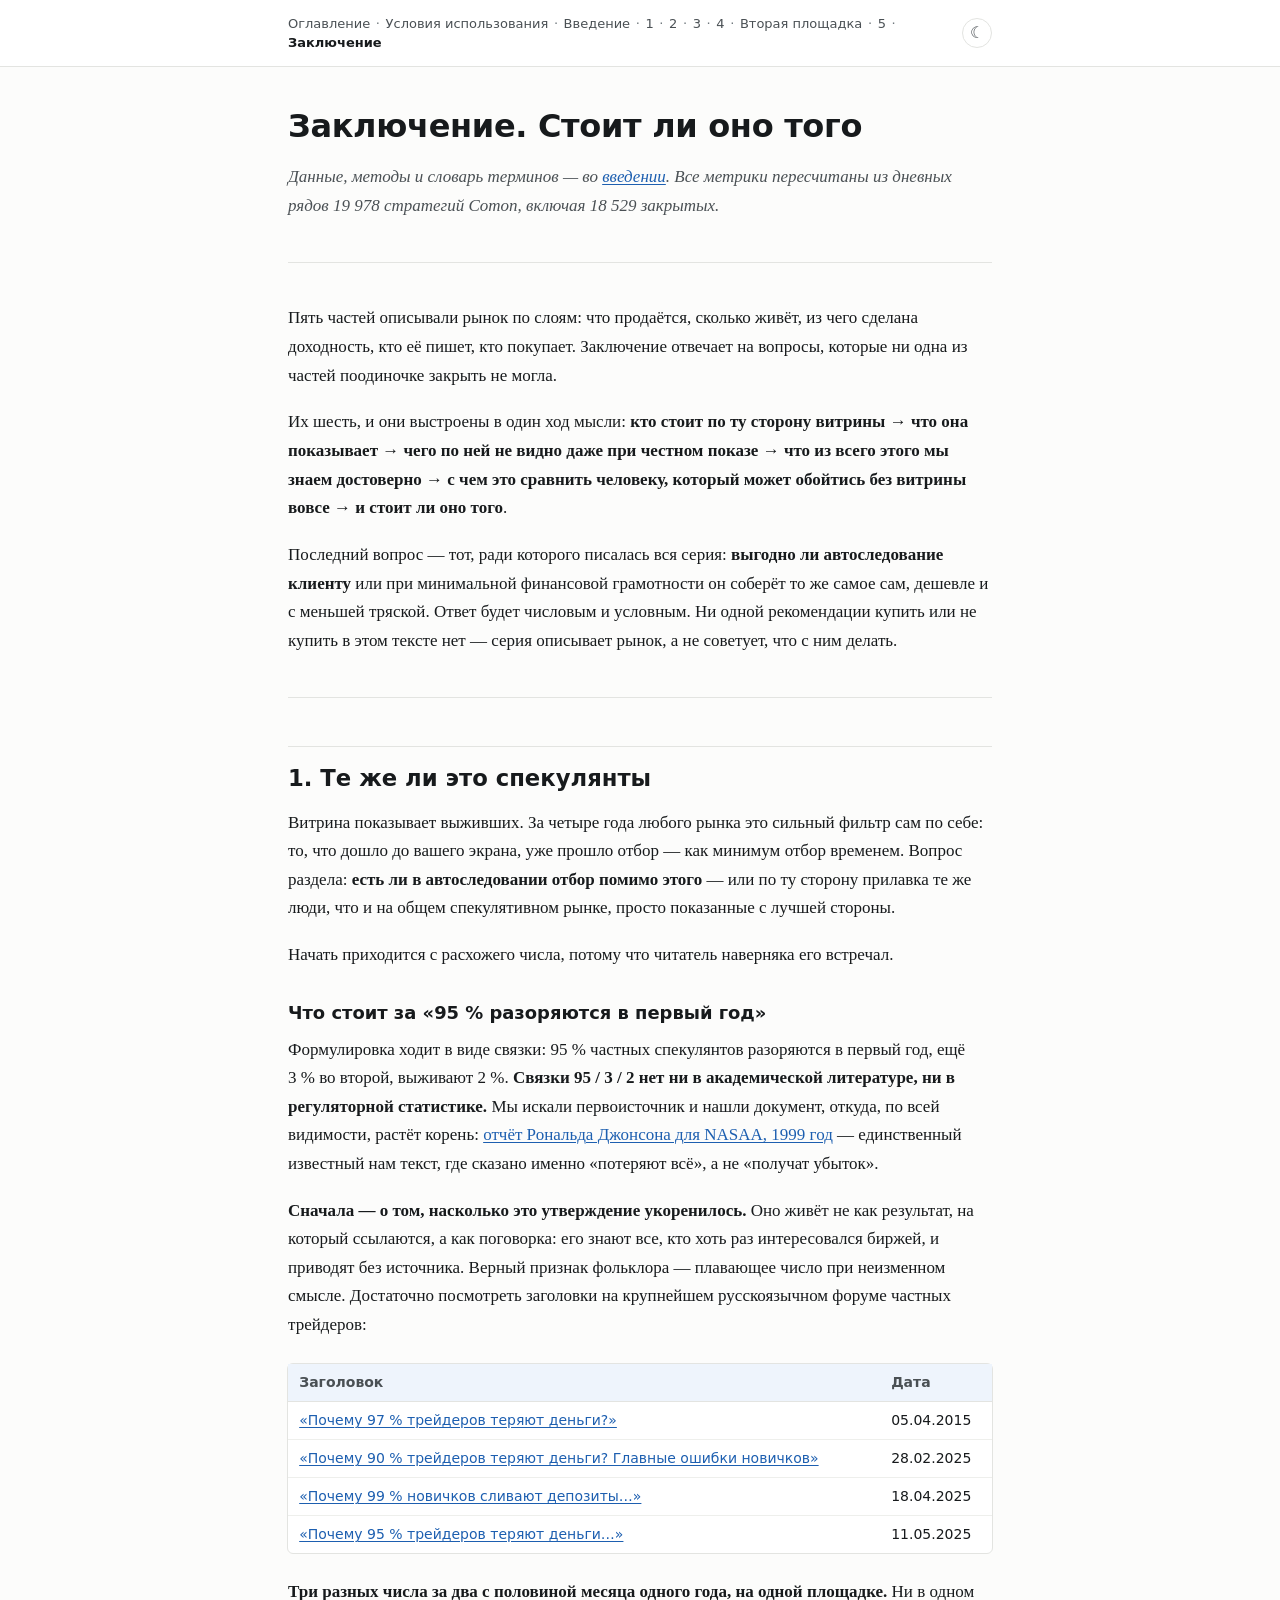
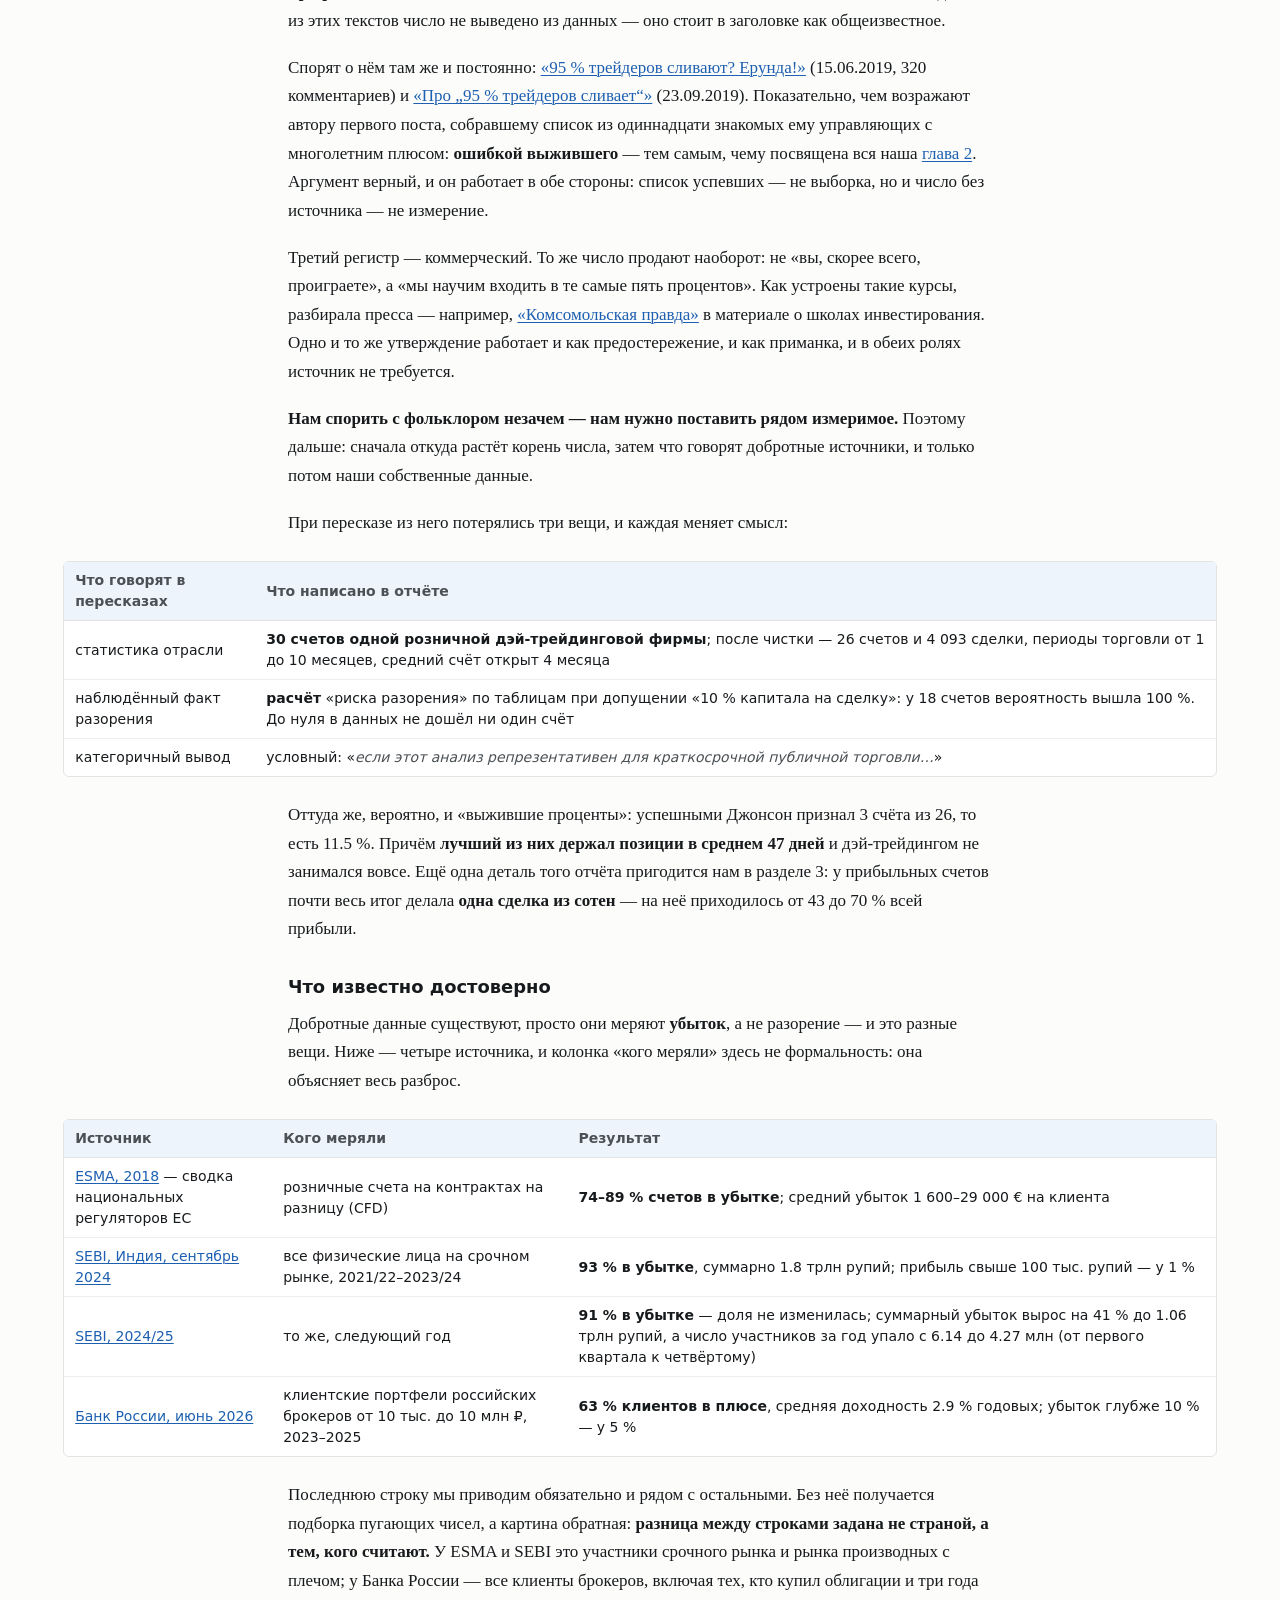
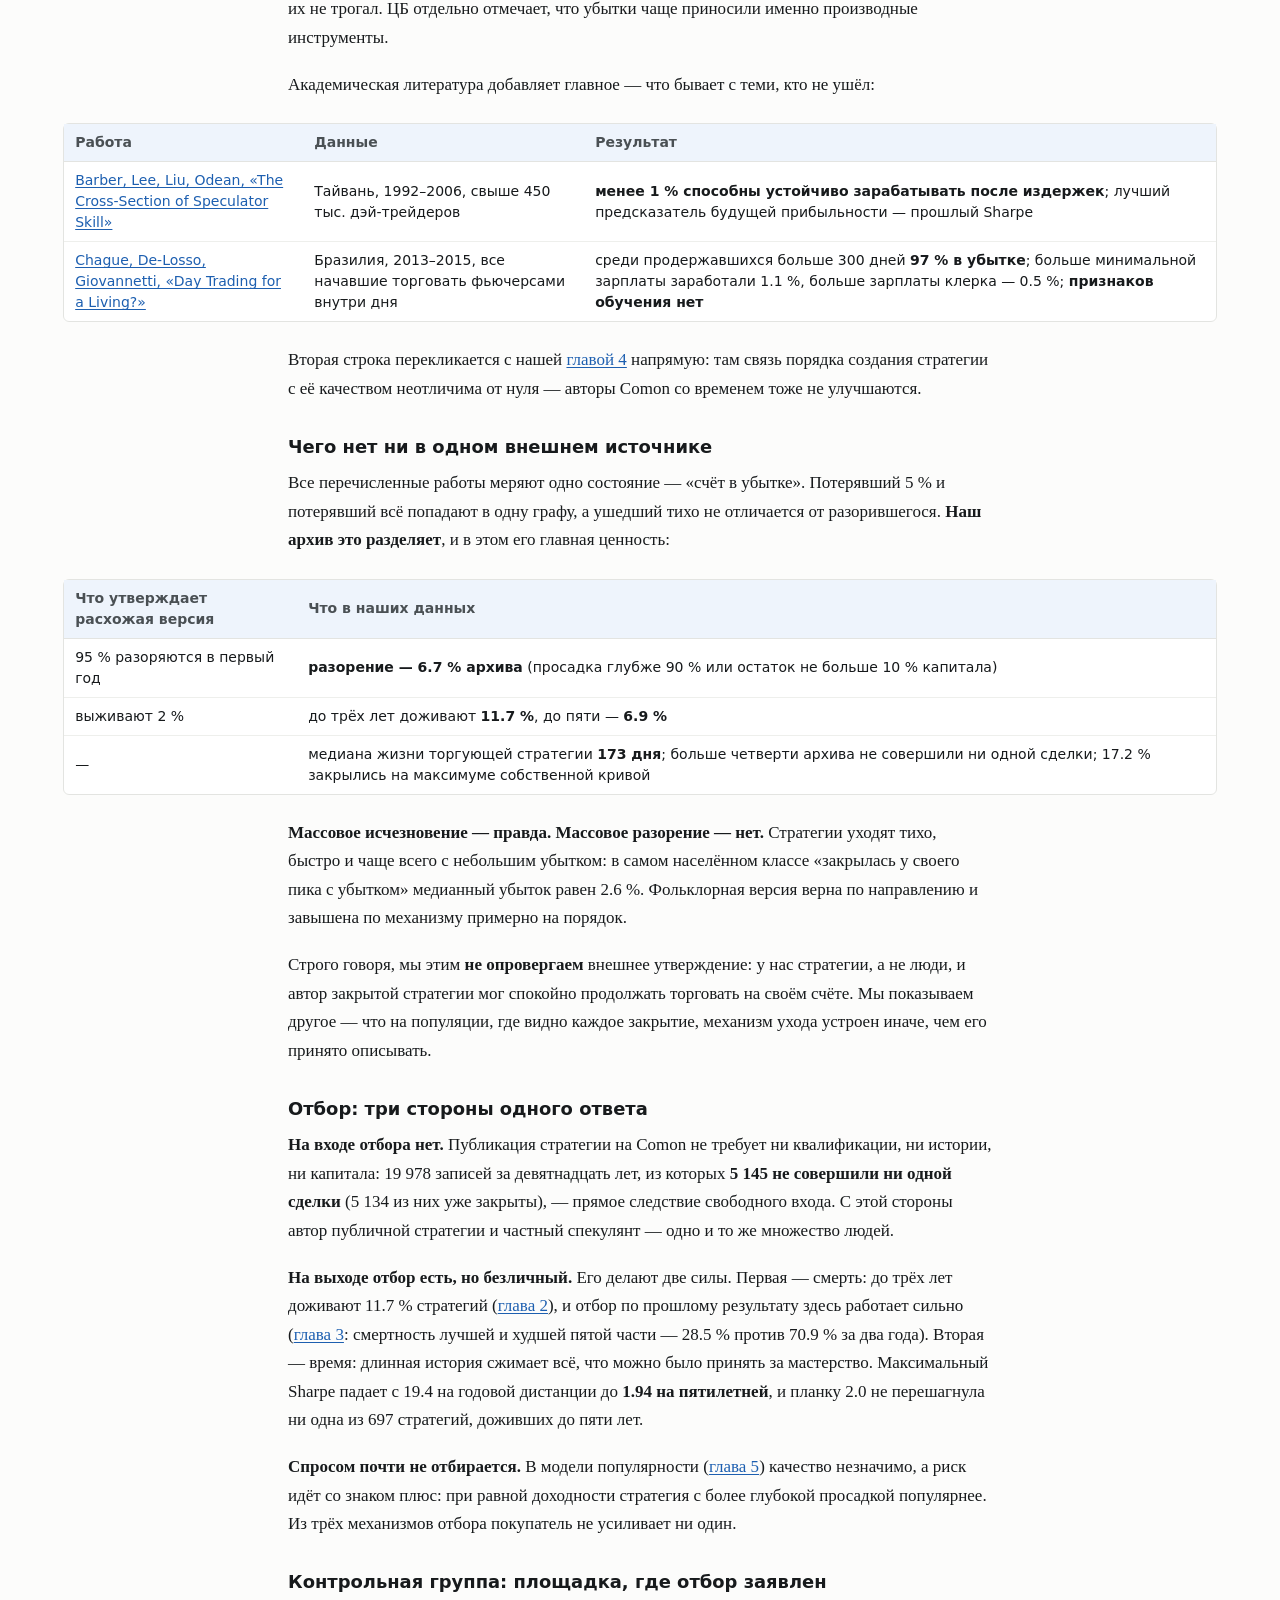
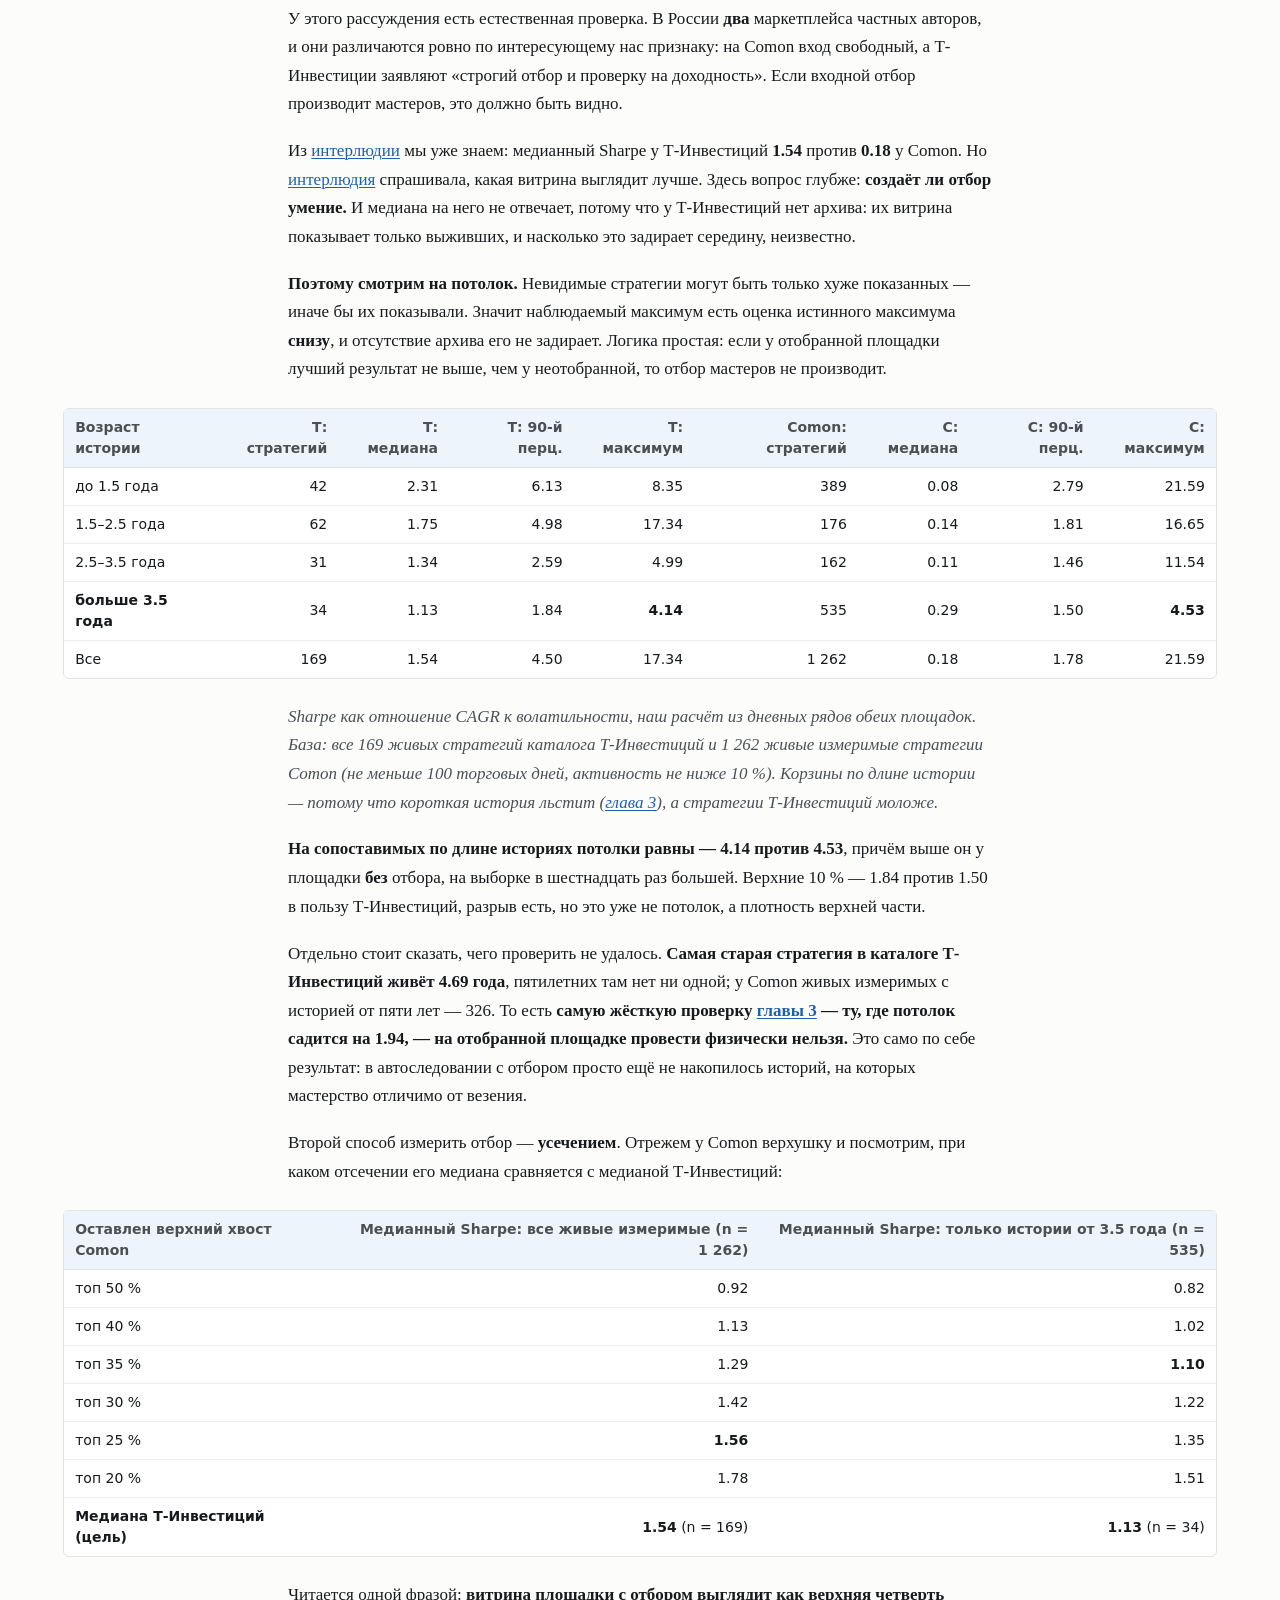
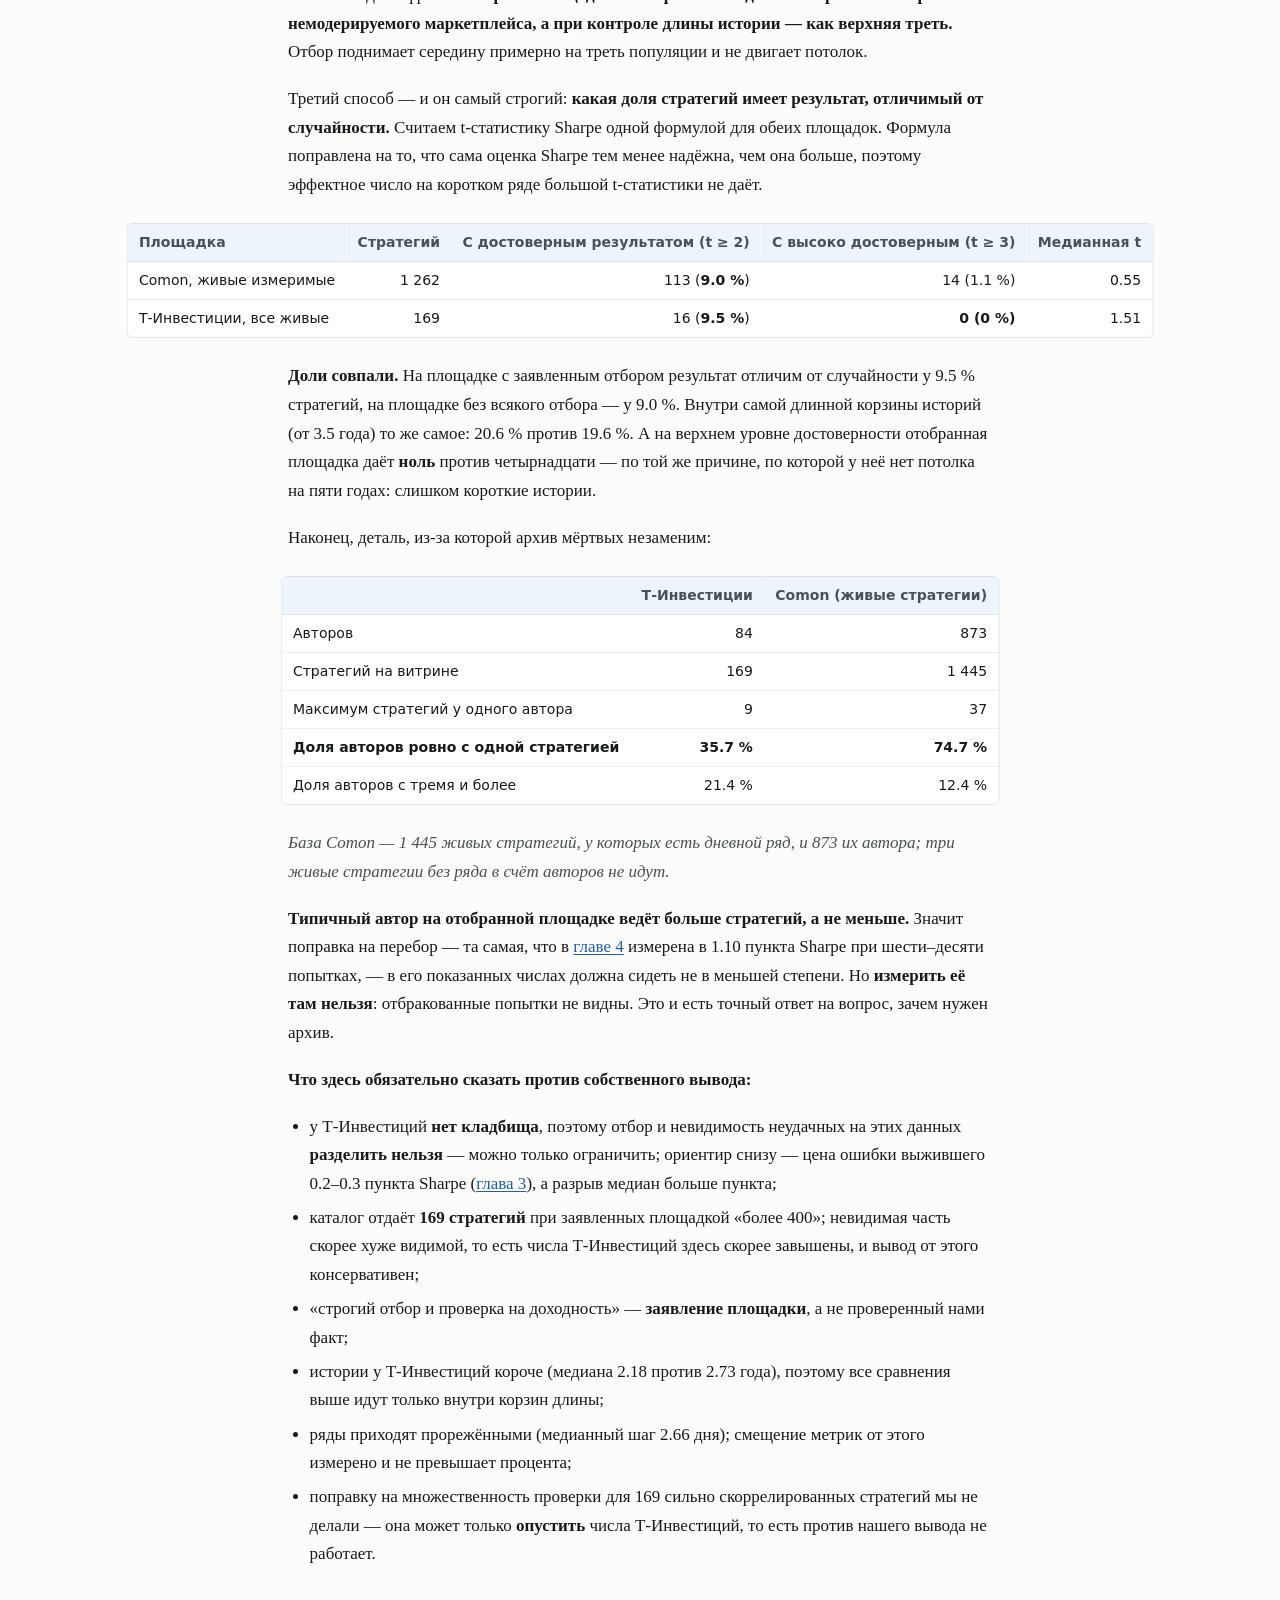
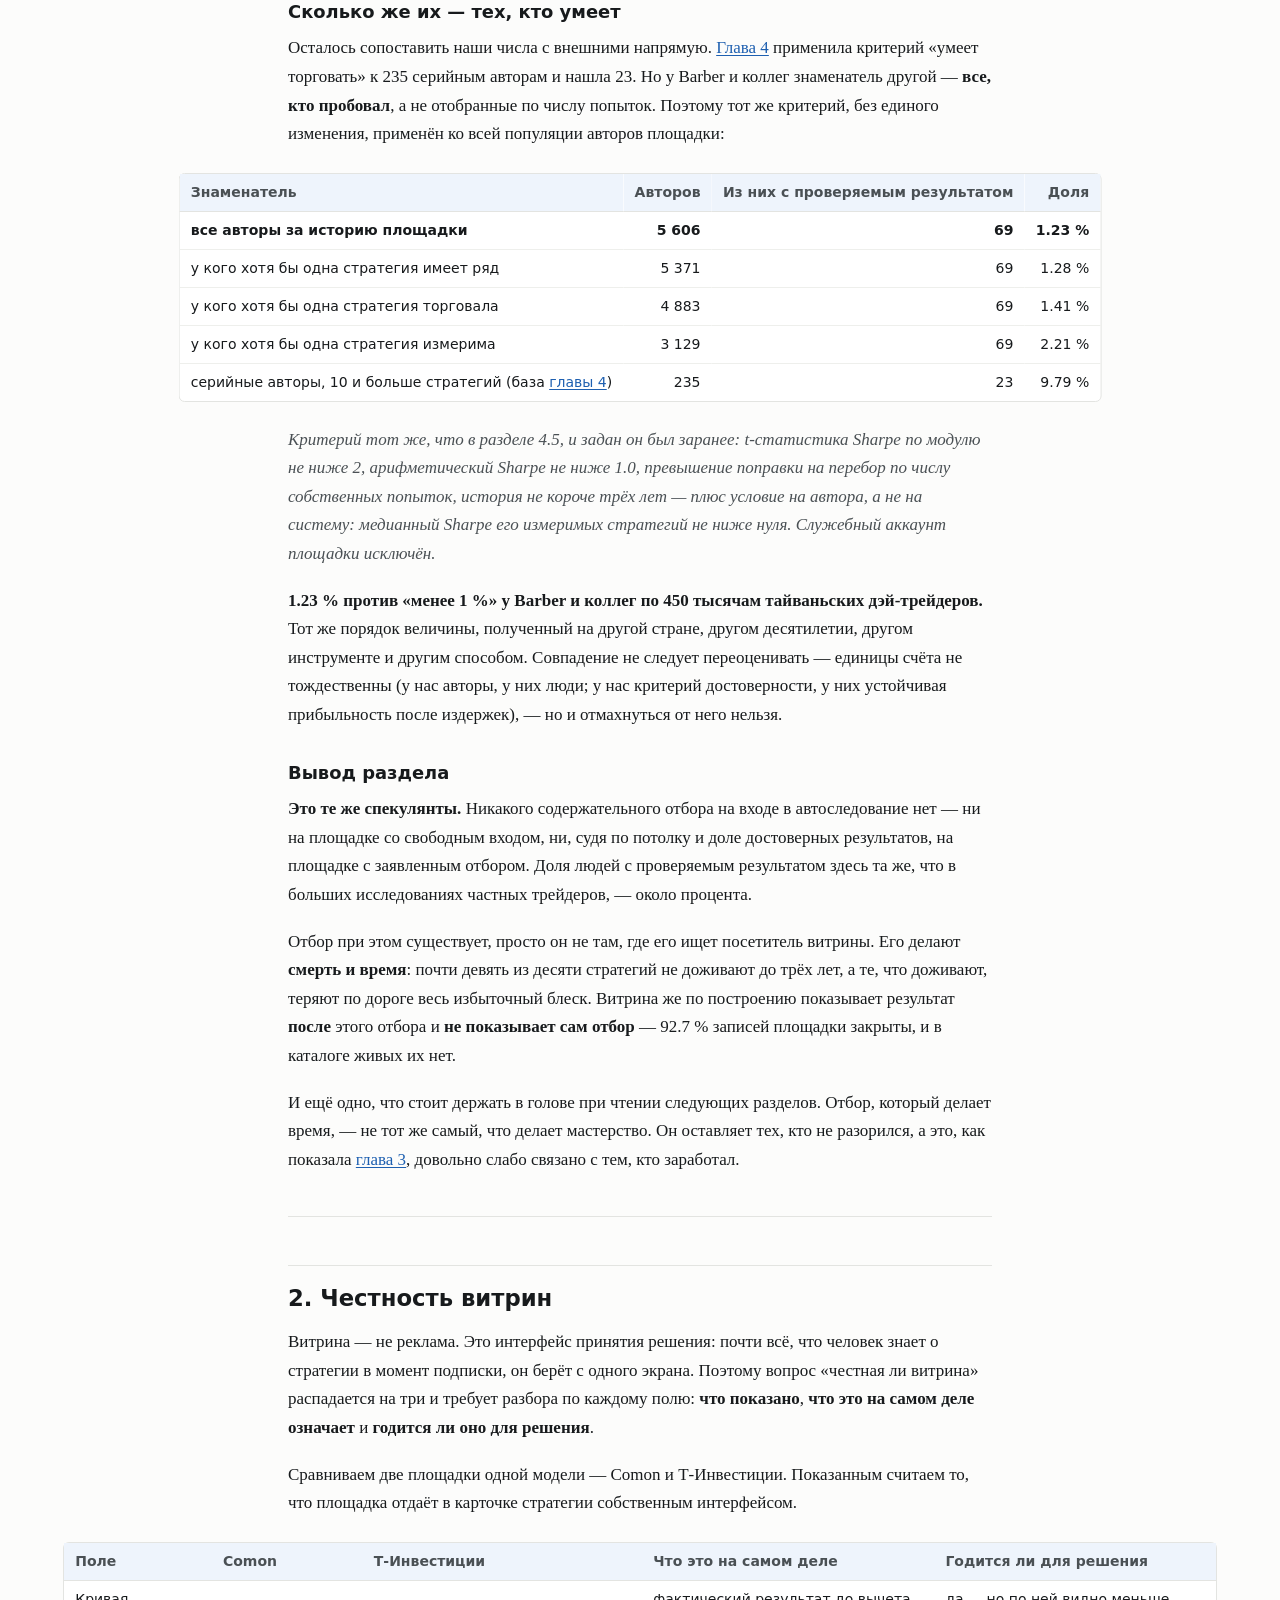
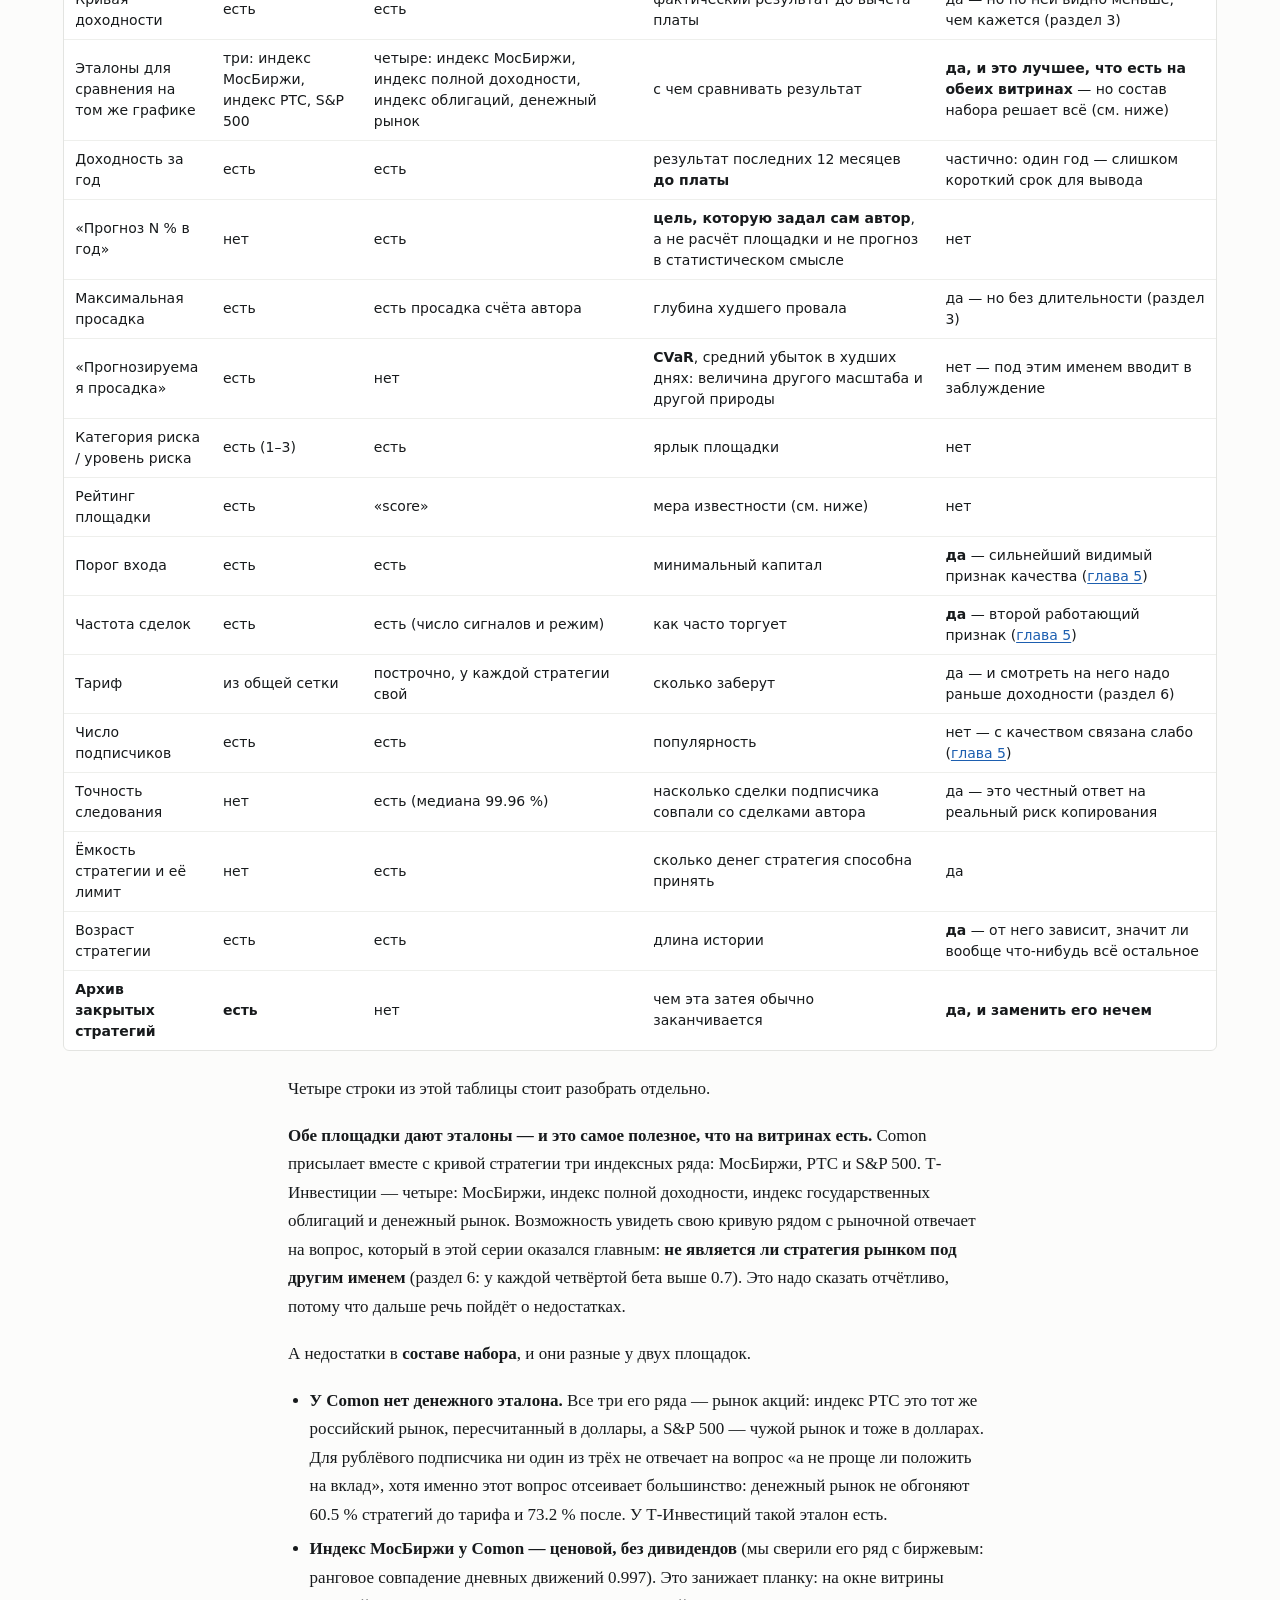
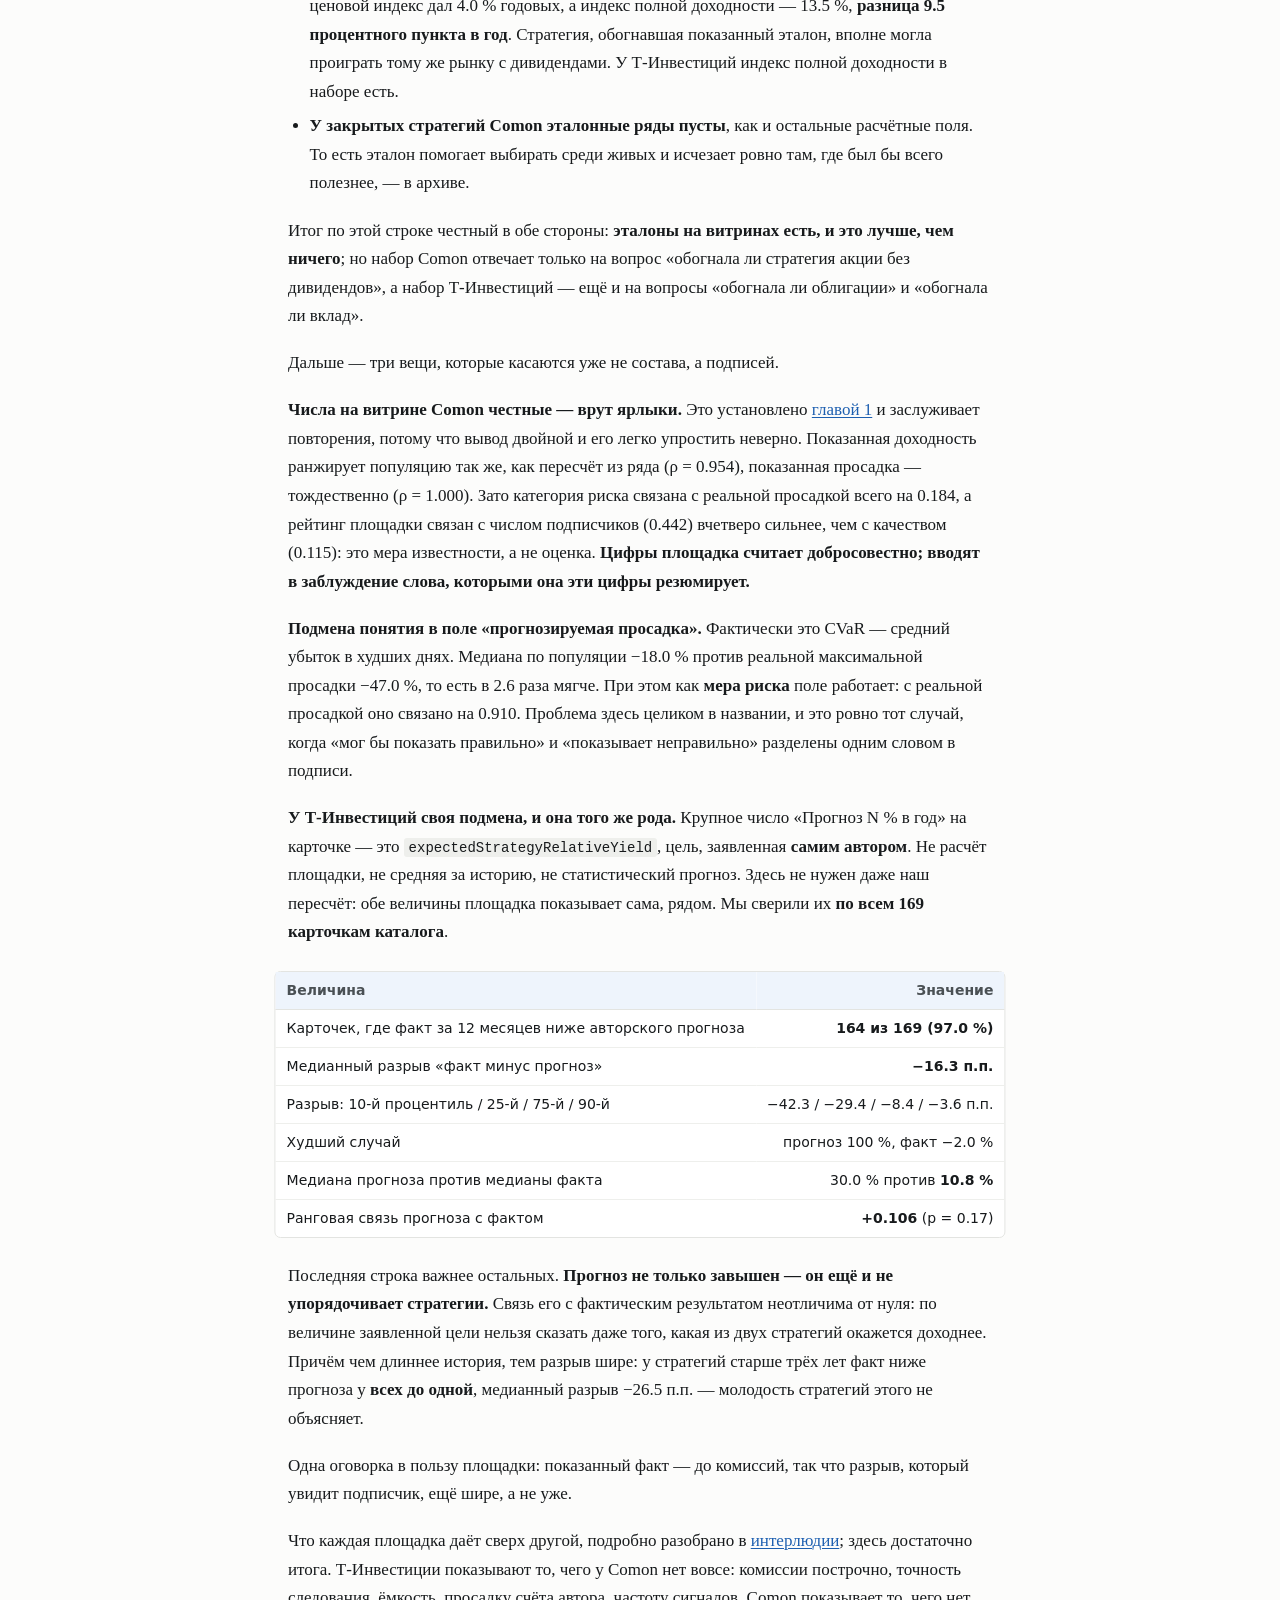
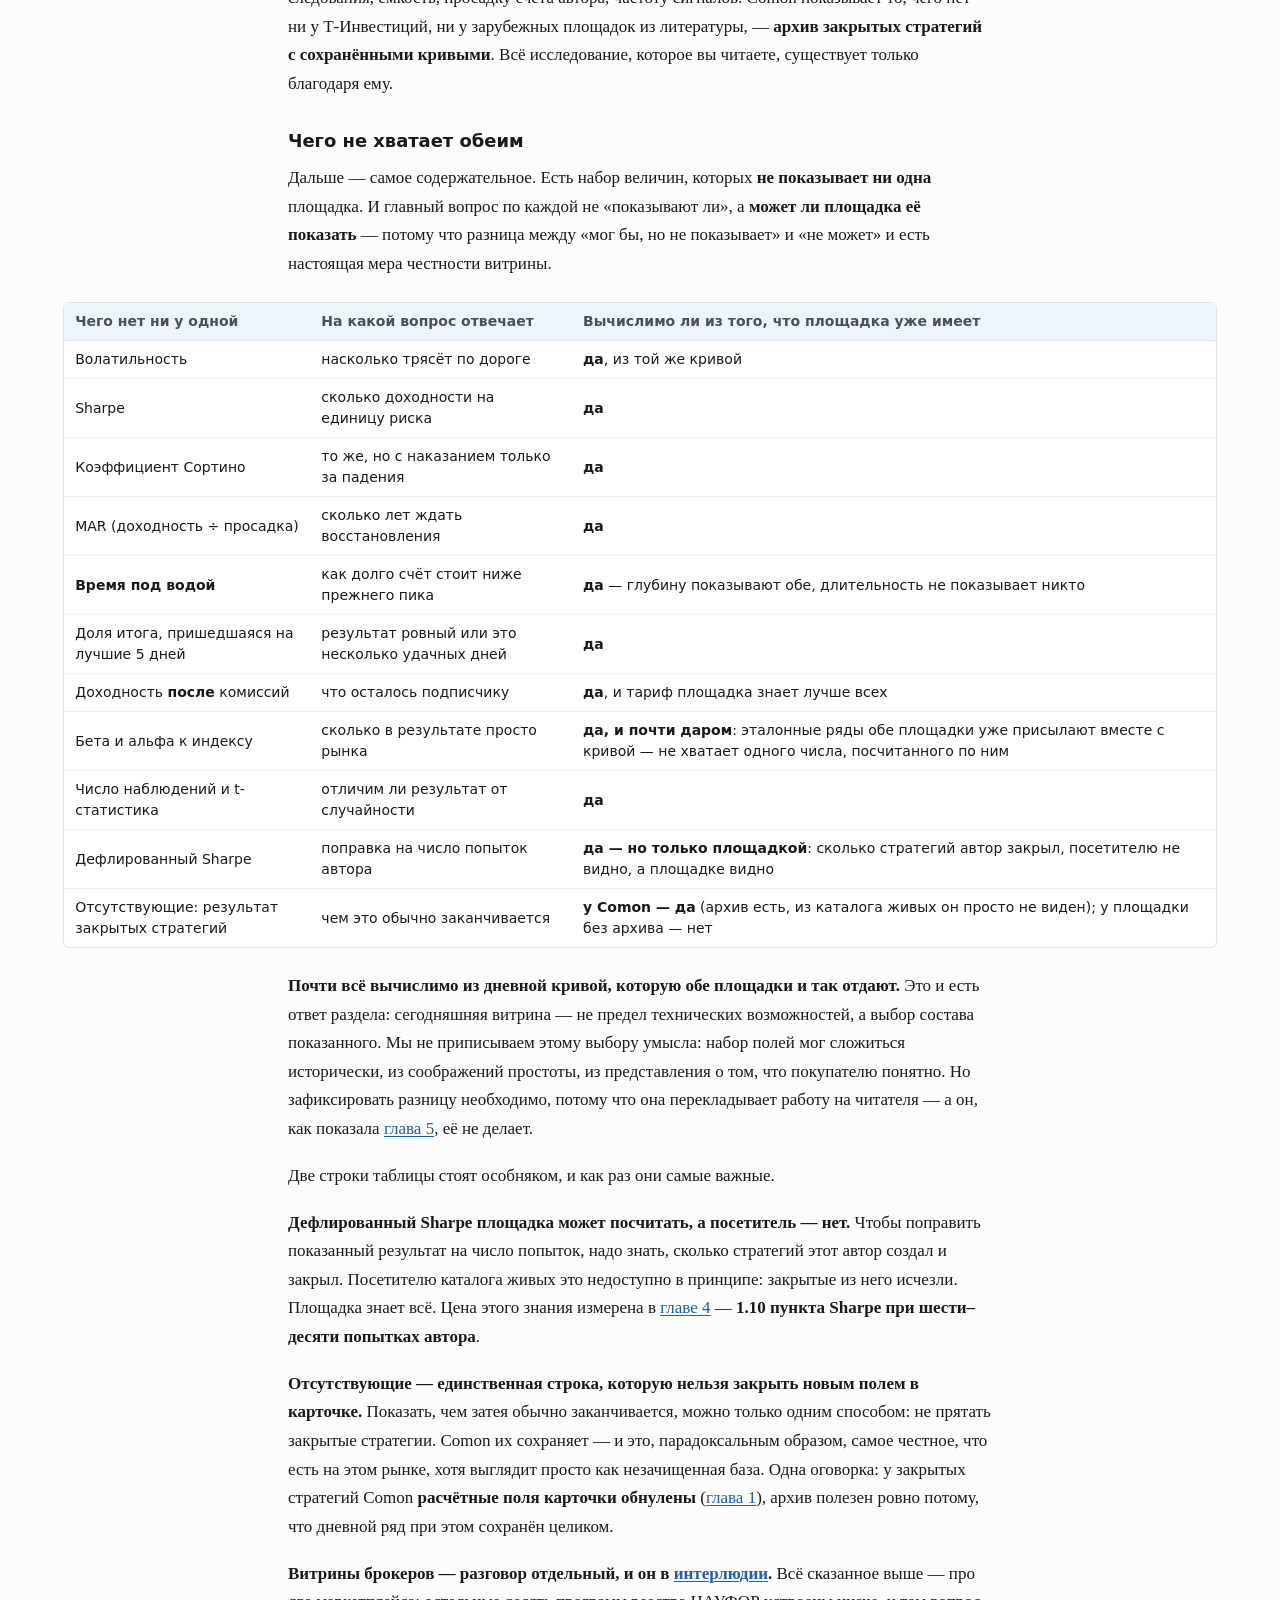
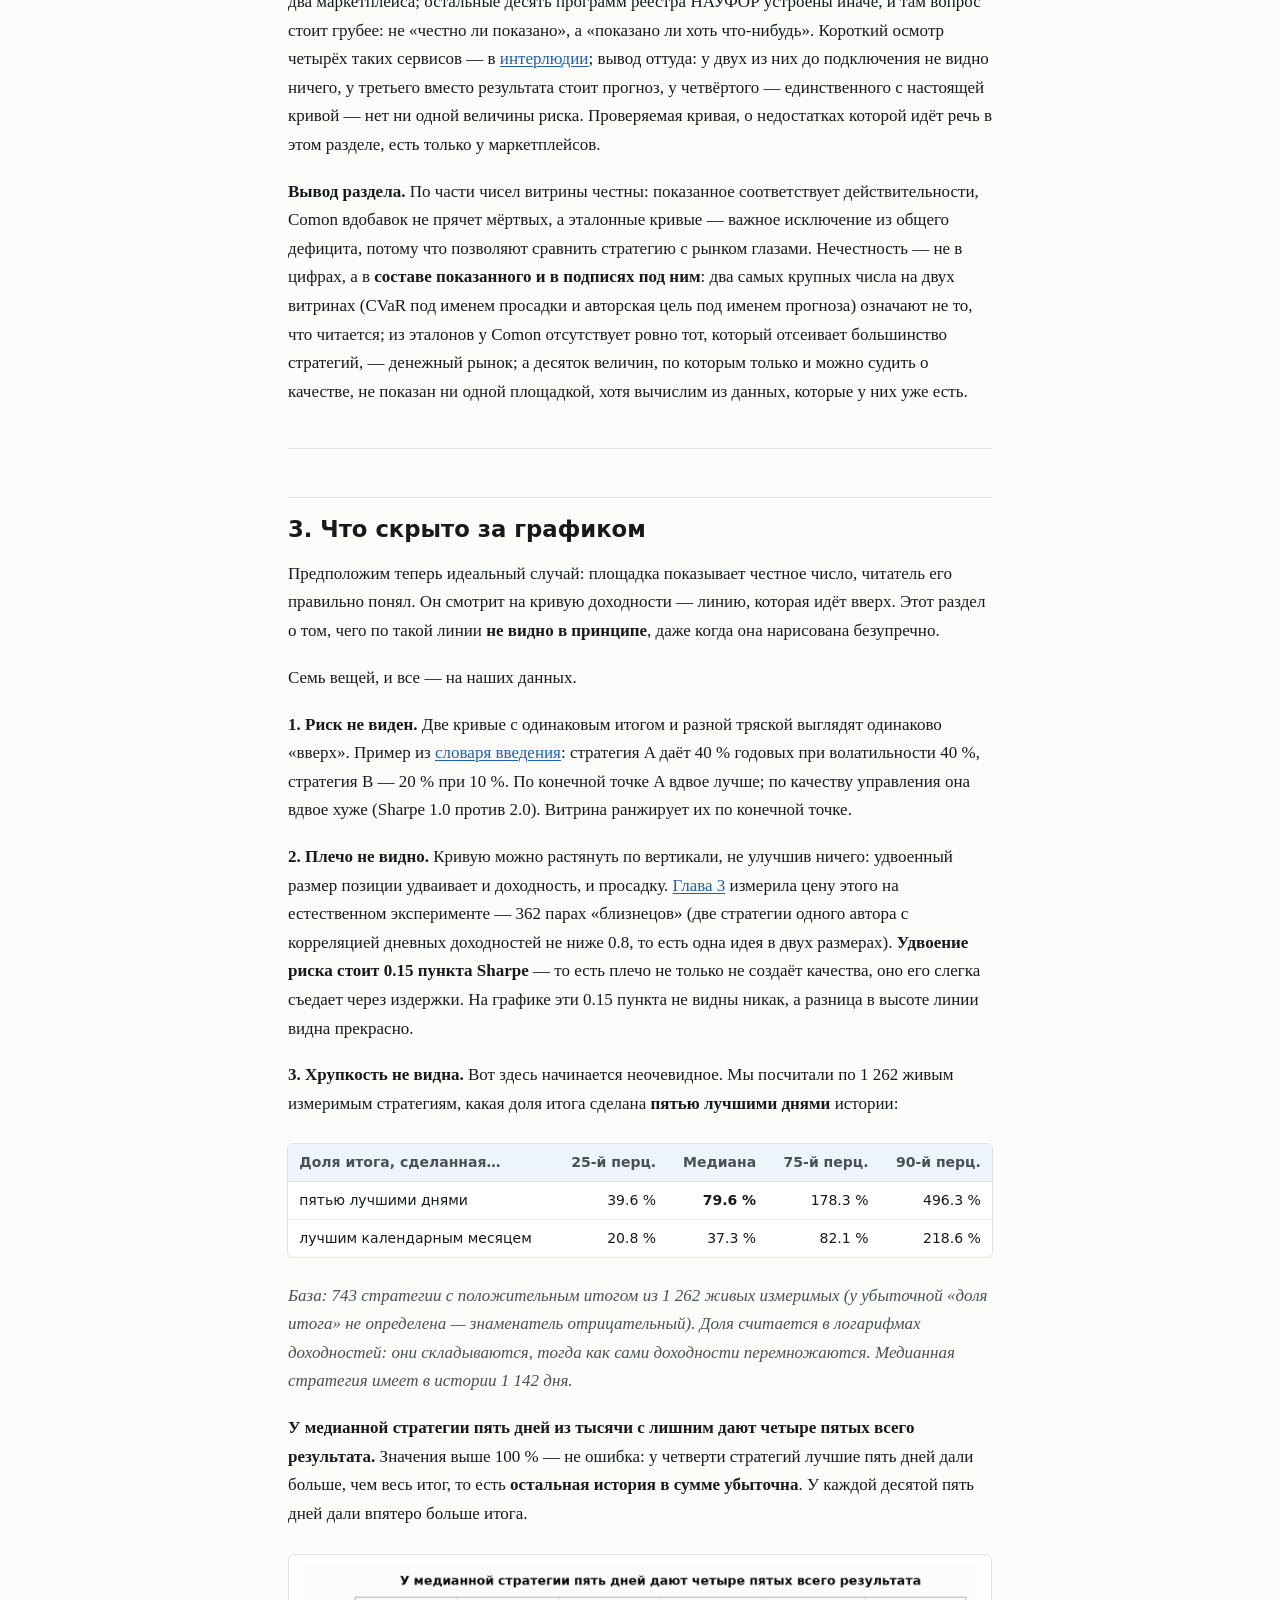
<file: html/comon-story-6-conclusion.html>
<!doctype html>
<html lang="ru">
<head>
<!-- Yandex.Metrika counter -->
<script type="text/javascript">
    (function(m,e,t,r,i,k,a){
        m[i]=m[i]||function(){(m[i].a=m[i].a||[]).push(arguments)};
        m[i].l=1*new Date();
        for (var j = 0; j < document.scripts.length; j++) {if (document.scripts[j].src === r) { return; }}
        k=e.createElement(t),a=e.getElementsByTagName(t)[0],k.async=1,k.src=r,a.parentNode.insertBefore(k,a)
    })(window, document,'script','https://mc.yandex.ru/metrika/tag.js?id=111629219', 'ym');

    ym(111629219, 'init', {ssr:true, webvisor:true, clickmap:true, ecommerce:"dataLayer", referrer: document.referrer, url: location.href, accurateTrackBounce:true, trackLinks:true});
</script>
<noscript><div><img src="https://mc.yandex.ru/watch/111629219" style="position:absolute; left:-9999px;" alt="" /></div></noscript>
<!-- /Yandex.Metrika counter -->
<script data-goatcounter="https://comon-story.goatcounter.com/count"
        async src="//gc.zgo.at/count.js"></script>
<meta charset="utf-8">
<meta name="viewport" content="width=device-width, initial-scale=1">
<title>Заключение. Стоит ли оно того</title>
<script>(function(){try{var t=localStorage.getItem('theme');if(t==='dark'||t==='light')document.documentElement.setAttribute('data-theme',t);}catch(e){}})();</script>
<link rel="stylesheet" href="style.css">
</head>
<body>
<nav class="topbar"><div class="wrap"><span class="nav-links"><a href="index.html">Оглавление</a><span class="sep">·</span><a href="comon-story-license.html">Условия использования</a><span class="sep">·</span><a href="comon-story-0-intro.html">Введение</a><span class="sep">·</span><a href="comon-story-1-market.html">1</a><span class="sep">·</span><a href="comon-story-2-survival.html">2</a><span class="sep">·</span><a href="comon-story-3-returns.html">3</a><span class="sep">·</span><a href="comon-story-4-authors.html">4</a><span class="sep">·</span><a href="comon-story-4b-interlude.html">Вторая площадка</a><span class="sep">·</span><a href="comon-story-5-buyers.html">5</a><span class="sep">·</span><span class="here">Заключение</span></span><button id="theme-toggle" class="theme-toggle" type="button" hidden aria-label="Переключить тему оформления">&#9789;</button></div></nav>
<script>(function(){
  var btn = document.getElementById('theme-toggle');
  var root = document.documentElement;
  function isDark(){
    var t = root.getAttribute('data-theme');
    if (t) return t === 'dark';
    return window.matchMedia('(prefers-color-scheme: dark)').matches;
  }
  function sync(){
    var dark = isDark();
    btn.textContent = dark ? '\u2600' : '\u263E';
    btn.setAttribute('aria-label', dark ? 'Включить светлую тему' : 'Включить тёмную тему');
  }
  btn.hidden = false;
  btn.addEventListener('click', function(){
    var next = isDark() ? 'light' : 'dark';
    root.setAttribute('data-theme', next);
    try { localStorage.setItem('theme', next); } catch(e){}
    sync();
  });
  sync();
})();</script>
<main class="wrap">
<h1>Заключение. Стоит ли оно того</h1>

<p><em>Данные, методы и словарь терминов — во <a href="comon-story-0-intro.html">введении</a>. Все метрики пересчитаны из дневных рядов 19&nbsp;978 стратегий Comon, включая 18&nbsp;529 закрытых.</em></p>
<hr>
<p>Пять частей описывали рынок по слоям: что продаётся, сколько живёт, из чего сделана доходность, кто её пишет, кто покупает. Заключение отвечает на вопросы, которые ни одна из частей поодиночке закрыть не могла.</p>
<p>Их шесть, и они выстроены в один ход мысли: <strong>кто стоит по ту сторону витрины</strong> → <strong>что она показывает</strong> → <strong>чего по ней не видно даже при честном показе</strong> → <strong>что из всего этого мы знаем достоверно</strong> → <strong>с чем это сравнить человеку, который может обойтись без витрины вовсе</strong> → <strong>и стоит ли оно того</strong>.</p>
<p>Последний вопрос — тот, ради которого писалась вся серия: <strong>выгодно ли автоследование клиенту</strong> или при минимальной финансовой грамотности он соберёт то же самое сам, дешевле и с меньшей тряской. Ответ будет числовым и условным. Ни одной рекомендации купить или не купить в этом тексте нет — серия описывает рынок, а не советует, что с ним делать.</p>
<hr>
<h2>1. Те же ли это спекулянты</h2>
<p>Витрина показывает выживших. За четыре года любого рынка это сильный фильтр сам по себе: то, что дошло до вашего экрана, уже прошло отбор — как минимум отбор временем. Вопрос раздела: <strong>есть ли в автоследовании отбор помимо этого</strong> — или по ту сторону прилавка те же люди, что и на общем спекулятивном рынке, просто показанные с лучшей стороны.</p>
<p>Начать приходится с расхожего числа, потому что читатель наверняка его встречал.</p>
<h3>Что стоит за «95&nbsp;% разоряются в первый год»</h3>
<p>Формулировка ходит в виде связки: 95&nbsp;% частных спекулянтов разоряются в первый год, ещё 3&nbsp;% во второй, выживают 2&nbsp;%. <strong>Связки 95 / 3 / 2 нет ни в академической литературе, ни в регуляторной статистике.</strong> Мы искали первоисточник и нашли документ, откуда, по всей видимости, растёт корень: <a href="https://www.nasaa.org/wp-content/uploads/2011/08/Day_Trading_Analysis.pdf">отчёт Рональда Джонсона для NASAA, 1999 год</a> — единственный известный нам текст, где сказано именно «потеряют всё», а не «получат убыток».</p>
<p><strong>Сначала — о том, насколько это утверждение укоренилось.</strong> Оно живёт не как результат, на который ссылаются, а как поговорка: его знают все, кто хоть раз интересовался биржей, и приводят без источника. Верный признак фольклора — плавающее число при неизменном смысле. Достаточно посмотреть заголовки на крупнейшем русскоязычном форуме частных трейдеров:</p>
<div class="tablewrap"><table>
<thead>
<tr>
<th>Заголовок</th>
<th>Дата</th>
</tr>
</thead>
<tbody>
<tr>
<td><a href="https://smart-lab.ru/blog/246912.php">«Почему 97&nbsp;% трейдеров теряют деньги?»</a></td>
<td>05.04.2015</td>
</tr>
<tr>
<td><a href="https://smart-lab.ru/blog/1122674.php">«Почему 90&nbsp;% трейдеров теряют деньги? Главные ошибки новичков»</a></td>
<td>28.02.2025</td>
</tr>
<tr>
<td><a href="https://smart-lab.ru/blog/1143585.php">«Почему 99&nbsp;% новичков сливают депозиты…»</a></td>
<td>18.04.2025</td>
</tr>
<tr>
<td><a href="https://smart-lab.ru/blog/1152724.php">«Почему 95&nbsp;% трейдеров теряют деньги…»</a></td>
<td>11.05.2025</td>
</tr>
</tbody>
</table></div>
<p><strong>Три разных числа за два с половиной месяца одного года, на одной площадке.</strong> Ни в одном из этих текстов число не выведено из данных — оно стоит в заголовке как общеизвестное.</p>
<p>Спорят о нём там же и постоянно: <a href="https://smart-lab.ru/blog/544710.php">«95&nbsp;% трейдеров сливают? Ерунда!»</a> (15.06.2019, 320 комментариев) и <a href="https://smart-lab.ru/blog/563216.php">«Про „95&nbsp;% трейдеров сливает“»</a> (23.09.2019). Показательно, чем возражают автору первого поста, собравшему список из одиннадцати знакомых ему управляющих с многолетним плюсом: <strong>ошибкой выжившего</strong> — тем самым, чему посвящена вся наша <a href="comon-story-2-survival.html">глава 2</a>. Аргумент верный, и он работает в обе стороны: список успевших — не выборка, но и число без источника — не измерение.</p>
<p>Третий регистр — коммерческий. То же число продают наоборот: не «вы, скорее всего, проиграете», а «мы научим входить в те самые пять процентов». Как устроены такие курсы, разбирала пресса — например, <a href="https://www.kp.ru/daily/27519/4782815/">«Комсомольская правда»</a> в материале о школах инвестирования. Одно и то же утверждение работает и как предостережение, и как приманка, и в обеих ролях источник не требуется.</p>
<p><strong>Нам спорить с фольклором незачем — нам нужно поставить рядом измеримое.</strong> Поэтому дальше: сначала откуда растёт корень числа, затем что говорят добротные источники, и только потом наши собственные данные.</p>
<p>При пересказе из него потерялись три вещи, и каждая меняет смысл:</p>
<div class="tablewrap"><table>
<thead>
<tr>
<th>Что говорят в пересказах</th>
<th>Что написано в отчёте</th>
</tr>
</thead>
<tbody>
<tr>
<td>статистика отрасли</td>
<td><strong>30 счетов одной розничной дэй-трейдинговой фирмы</strong>; после чистки — 26 счетов и 4&nbsp;093 сделки, периоды торговли от 1 до 10 месяцев, средний счёт открыт 4 месяца</td>
</tr>
<tr>
<td>наблюдённый факт разорения</td>
<td><strong>расчёт</strong> «риска разорения» по таблицам при допущении «10&nbsp;% капитала на сделку»: у 18 счетов вероятность вышла 100&nbsp;%. До нуля в данных не дошёл ни один счёт</td>
</tr>
<tr>
<td>категоричный вывод</td>
<td>условный: «<em>если этот анализ репрезентативен для краткосрочной публичной торговли…</em>»</td>
</tr>
</tbody>
</table></div>
<p>Оттуда же, вероятно, и «выжившие проценты»: успешными Джонсон признал 3 счёта из 26, то есть 11.5&nbsp;%. Причём <strong>лучший из них держал позиции в среднем 47 дней</strong> и дэй-трейдингом не занимался вовсе. Ещё одна деталь того отчёта пригодится нам в разделе 3: у прибыльных счетов почти весь итог делала <strong>одна сделка из сотен</strong> — на неё приходилось от 43 до 70&nbsp;% всей прибыли.</p>
<h3>Что известно достоверно</h3>
<p>Добротные данные существуют, просто они меряют <strong>убыток</strong>, а не разорение — и это разные вещи. Ниже — четыре источника, и колонка «кого меряли» здесь не формальность: она объясняет весь разброс.</p>
<div class="tablewrap"><table>
<thead>
<tr>
<th>Источник</th>
<th>Кого меряли</th>
<th>Результат</th>
</tr>
</thead>
<tbody>
<tr>
<td><a href="https://www.esma.europa.eu/press-news/esma-news/esma-agrees-prohibit-binary-options-and-restrict-cfds-protect-retail-investors">ESMA, 2018</a> — сводка национальных регуляторов ЕС</td>
<td>розничные счета на контрактах на разницу (CFD)</td>
<td><strong>74–89&nbsp;% счетов в убытке</strong>; средний убыток 1&nbsp;600–29&nbsp;000 € на клиента</td>
</tr>
<tr>
<td><a href="https://www.sebi.gov.in/media-and-notifications/press-releases/sep-2024/updated-sebi-study-reveals-93-of-individual-traders-incurred-losses-in-equity-fando-between-fy22-and-fy24-aggregate-losses-exceed-1-8-lakh-crores-over-three-years_86906.html">SEBI, Индия, сентябрь 2024</a></td>
<td>все физические лица на срочном рынке, 2021/22–2023/24</td>
<td><strong>93&nbsp;% в убытке</strong>, суммарно 1.8 трлн рупий; прибыль свыше 100 тыс. рупий — у 1&nbsp;%</td>
</tr>
<tr>
<td><a href="https://www.sebi.gov.in/media-and-notifications/press-releases/jul-2025/comparative-study-of-growth-in-trading-in-equity-derivatives-segment-eds-vis-vis-cash-market-after-recent-measures_95106.html">SEBI, 2024/25</a></td>
<td>то же, следующий год</td>
<td><strong>91&nbsp;% в убытке</strong> — доля не изменилась; суммарный убыток вырос на 41&nbsp;% до 1.06 трлн рупий, а число участников за год упало с 6.14 до 4.27 млн (от первого квартала к четвёртому)</td>
</tr>
<tr>
<td><a href="https://www.interfax.ru/business/1098010">Банк России, июнь 2026</a></td>
<td>клиентские портфели российских брокеров от 10 тыс. до 10 млн ₽, 2023–2025</td>
<td><strong>63&nbsp;% клиентов в плюсе</strong>, средняя доходность 2.9&nbsp;% годовых; убыток глубже 10&nbsp;% — у 5&nbsp;%</td>
</tr>
</tbody>
</table></div>
<p>Последнюю строку мы приводим обязательно и рядом с остальными. Без неё получается подборка пугающих чисел, а картина обратная: <strong>разница между строками задана не страной, а тем, кого считают.</strong> У ESMA и SEBI это участники срочного рынка и рынка производных с плечом; у Банка России — все клиенты брокеров, включая тех, кто купил облигации и три года их не трогал. ЦБ отдельно отмечает, что убытки чаще приносили именно производные инструменты.</p>
<p>Академическая литература добавляет главное — что бывает с теми, кто не ушёл:</p>
<div class="tablewrap"><table>
<thead>
<tr>
<th>Работа</th>
<th>Данные</th>
<th>Результат</th>
</tr>
</thead>
<tbody>
<tr>
<td><a href="https://faculty.haas.berkeley.edu/odean/papers/day%20traders/The%20Cross-Section%20of%20Speculator%20Skill.pdf">Barber, Lee, Liu, Odean, «The Cross-Section of Speculator Skill»</a></td>
<td>Тайвань, 1992–2006, свыше 450 тыс. дэй-трейдеров</td>
<td><strong>менее 1&nbsp;% способны устойчиво зарабатывать после издержек</strong>; лучший предсказатель будущей прибыльности — прошлый Sharpe</td>
</tr>
<tr>
<td><a href="https://papers.ssrn.com/sol3/papers.cfm?abstract_id=3423101">Chague, De-Losso, Giovannetti, «Day Trading for a Living?»</a></td>
<td>Бразилия, 2013–2015, все начавшие торговать фьючерсами внутри дня</td>
<td>среди продержавшихся больше 300 дней <strong>97&nbsp;% в убытке</strong>; больше минимальной зарплаты заработали 1.1&nbsp;%, больше зарплаты клерка — 0.5&nbsp;%; <strong>признаков обучения нет</strong></td>
</tr>
</tbody>
</table></div>
<p>Вторая строка перекликается с нашей <a href="comon-story-4-authors.html">главой 4</a> напрямую: там связь порядка создания стратегии с её качеством неотличима от нуля — авторы Comon со временем тоже не улучшаются.</p>
<h3>Чего нет ни в одном внешнем источнике</h3>
<p>Все перечисленные работы меряют одно состояние — «счёт в убытке». Потерявший 5&nbsp;% и потерявший всё попадают в одну графу, а ушедший тихо не отличается от разорившегося. <strong>Наш архив это разделяет</strong>, и в этом его главная ценность:</p>
<div class="tablewrap"><table>
<thead>
<tr>
<th>Что утверждает расхожая версия</th>
<th>Что в наших данных</th>
</tr>
</thead>
<tbody>
<tr>
<td>95&nbsp;% разоряются в первый год</td>
<td><strong>разорение — 6.7&nbsp;% архива</strong> (просадка глубже 90&nbsp;% или остаток не больше 10&nbsp;% капитала)</td>
</tr>
<tr>
<td>выживают 2&nbsp;%</td>
<td>до трёх лет доживают <strong>11.7&nbsp;%</strong>, до пяти — <strong>6.9&nbsp;%</strong></td>
</tr>
<tr>
<td>—</td>
<td>медиана жизни торгующей стратегии <strong>173 дня</strong>; больше четверти архива не совершили ни одной сделки; 17.2&nbsp;% закрылись на максимуме собственной кривой</td>
</tr>
</tbody>
</table></div>
<p><strong>Массовое исчезновение — правда. Массовое разорение — нет.</strong> Стратегии уходят тихо, быстро и чаще всего с небольшим убытком: в самом населённом классе «закрылась у своего пика с убытком» медианный убыток равен 2.6&nbsp;%. Фольклорная версия верна по направлению и завышена по механизму примерно на порядок.</p>
<p>Строго говоря, мы этим <strong>не опровергаем</strong> внешнее утверждение: у нас стратегии, а не люди, и автор закрытой стратегии мог спокойно продолжать торговать на своём счёте. Мы показываем другое — что на популяции, где видно каждое закрытие, механизм ухода устроен иначе, чем его принято описывать.</p>
<h3>Отбор: три стороны одного ответа</h3>
<p><strong>На входе отбора нет.</strong> Публикация стратегии на Comon не требует ни квалификации, ни истории, ни капитала: 19&nbsp;978 записей за девятнадцать лет, из которых <strong>5&nbsp;145 не совершили ни одной сделки</strong> (5&nbsp;134 из них уже закрыты), — прямое следствие свободного входа. С этой стороны автор публичной стратегии и частный спекулянт — одно и то же множество людей.</p>
<p><strong>На выходе отбор есть, но безличный.</strong> Его делают две силы. Первая — смерть: до трёх лет доживают 11.7&nbsp;% стратегий (<a href="comon-story-2-survival.html">глава 2</a>), и отбор по прошлому результату здесь работает сильно (<a href="comon-story-3-returns.html">глава 3</a>: смертность лучшей и худшей пятой части — 28.5&nbsp;% против 70.9&nbsp;% за два года). Вторая — время: длинная история сжимает всё, что можно было принять за мастерство. Максимальный Sharpe падает с 19.4 на годовой дистанции до <strong>1.94 на пятилетней</strong>, и планку 2.0 не перешагнула ни одна из 697 стратегий, доживших до пяти лет.</p>
<p><strong>Спросом почти не отбирается.</strong> В модели популярности (<a href="comon-story-5-buyers.html">глава 5</a>) качество незначимо, а риск идёт со знаком плюс: при равной доходности стратегия с более глубокой просадкой популярнее. Из трёх механизмов отбора покупатель не усиливает ни один.</p>
<h3>Контрольная группа: площадка, где отбор заявлен</h3>
<p>У этого рассуждения есть естественная проверка. В России <strong>два</strong> маркетплейса частных авторов, и они различаются ровно по интересующему нас признаку: на Comon вход свободный, а Т-Инвестиции заявляют «строгий отбор и проверку на доходность». Если входной отбор производит мастеров, это должно быть видно.</p>
<p>Из <a href="comon-story-4b-interlude.html">интерлюдии</a> мы уже знаем: медианный Sharpe у Т-Инвестиций <strong>1.54</strong> против <strong>0.18</strong> у Comon. Но <a href="comon-story-4b-interlude.html">интерлюдия</a> спрашивала, какая витрина выглядит лучше. Здесь вопрос глубже: <strong>создаёт ли отбор умение.</strong> И медиана на него не отвечает, потому что у Т-Инвестиций нет архива: их витрина показывает только выживших, и насколько это задирает середину, неизвестно.</p>
<p><strong>Поэтому смотрим на потолок.</strong> Невидимые стратегии могут быть только хуже показанных — иначе бы их показывали. Значит наблюдаемый максимум есть оценка истинного максимума <strong>снизу</strong>, и отсутствие архива его не задирает. Логика простая: если у отобранной площадки лучший результат не выше, чем у неотобранной, то отбор мастеров не производит.</p>
<div class="tablewrap"><table>
<thead>
<tr>
<th>Возраст истории</th>
<th style="text-align: right;">Т: стратегий</th>
<th style="text-align: right;">Т: медиана</th>
<th style="text-align: right;">Т: 90-й перц.</th>
<th style="text-align: right;">Т: максимум</th>
<th style="text-align: right;">Comon: стратегий</th>
<th style="text-align: right;">C: медиана</th>
<th style="text-align: right;">C: 90-й перц.</th>
<th style="text-align: right;">C: максимум</th>
</tr>
</thead>
<tbody>
<tr>
<td>до 1.5 года</td>
<td style="text-align: right;">42</td>
<td style="text-align: right;">2.31</td>
<td style="text-align: right;">6.13</td>
<td style="text-align: right;">8.35</td>
<td style="text-align: right;">389</td>
<td style="text-align: right;">0.08</td>
<td style="text-align: right;">2.79</td>
<td style="text-align: right;">21.59</td>
</tr>
<tr>
<td>1.5–2.5 года</td>
<td style="text-align: right;">62</td>
<td style="text-align: right;">1.75</td>
<td style="text-align: right;">4.98</td>
<td style="text-align: right;">17.34</td>
<td style="text-align: right;">176</td>
<td style="text-align: right;">0.14</td>
<td style="text-align: right;">1.81</td>
<td style="text-align: right;">16.65</td>
</tr>
<tr>
<td>2.5–3.5 года</td>
<td style="text-align: right;">31</td>
<td style="text-align: right;">1.34</td>
<td style="text-align: right;">2.59</td>
<td style="text-align: right;">4.99</td>
<td style="text-align: right;">162</td>
<td style="text-align: right;">0.11</td>
<td style="text-align: right;">1.46</td>
<td style="text-align: right;">11.54</td>
</tr>
<tr>
<td><strong>больше 3.5 года</strong></td>
<td style="text-align: right;">34</td>
<td style="text-align: right;">1.13</td>
<td style="text-align: right;">1.84</td>
<td style="text-align: right;"><strong>4.14</strong></td>
<td style="text-align: right;">535</td>
<td style="text-align: right;">0.29</td>
<td style="text-align: right;">1.50</td>
<td style="text-align: right;"><strong>4.53</strong></td>
</tr>
<tr>
<td>Все</td>
<td style="text-align: right;">169</td>
<td style="text-align: right;">1.54</td>
<td style="text-align: right;">4.50</td>
<td style="text-align: right;">17.34</td>
<td style="text-align: right;">1&nbsp;262</td>
<td style="text-align: right;">0.18</td>
<td style="text-align: right;">1.78</td>
<td style="text-align: right;">21.59</td>
</tr>
</tbody>
</table></div>
<p><em>Sharpe как отношение CAGR к волатильности, наш расчёт из дневных рядов обеих площадок. База: все 169 живых стратегий каталога Т-Инвестиций и 1&nbsp;262 живые измеримые стратегии Comon (не меньше 100 торговых дней, активность не ниже 10&nbsp;%). Корзины по длине истории — потому что короткая история льстит (<a href="comon-story-3-returns.html">глава 3</a>), а стратегии Т-Инвестиций моложе.</em></p>
<p><strong>На сопоставимых по длине историях потолки равны — 4.14 против 4.53</strong>, причём выше он у площадки <strong>без</strong> отбора, на выборке в шестнадцать раз большей. Верхние 10&nbsp;% — 1.84 против 1.50 в пользу Т-Инвестиций, разрыв есть, но это уже не потолок, а плотность верхней части.</p>
<p>Отдельно стоит сказать, чего проверить не удалось. <strong>Самая старая стратегия в каталоге Т-Инвестиций живёт 4.69 года</strong>, пятилетних там нет ни одной; у Comon живых измеримых с историей от пяти лет — 326. То есть <strong>самую жёсткую проверку <a href="comon-story-3-returns.html">главы 3</a> — ту, где потолок садится на 1.94, — на отобранной площадке провести физически нельзя.</strong> Это само по себе результат: в автоследовании с отбором просто ещё не накопилось историй, на которых мастерство отличимо от везения.</p>
<p>Второй способ измерить отбор — <strong>усечением</strong>. Отрежем у Comon верхушку и посмотрим, при каком отсечении его медиана сравняется с медианой Т-Инвестиций:</p>
<div class="tablewrap"><table>
<thead>
<tr>
<th>Оставлен верхний хвост Comon</th>
<th style="text-align: right;">Медианный Sharpe: все живые измеримые (n = 1&nbsp;262)</th>
<th style="text-align: right;">Медианный Sharpe: только истории от 3.5 года (n = 535)</th>
</tr>
</thead>
<tbody>
<tr>
<td>топ 50&nbsp;%</td>
<td style="text-align: right;">0.92</td>
<td style="text-align: right;">0.82</td>
</tr>
<tr>
<td>топ 40&nbsp;%</td>
<td style="text-align: right;">1.13</td>
<td style="text-align: right;">1.02</td>
</tr>
<tr>
<td>топ 35&nbsp;%</td>
<td style="text-align: right;">1.29</td>
<td style="text-align: right;"><strong>1.10</strong></td>
</tr>
<tr>
<td>топ 30&nbsp;%</td>
<td style="text-align: right;">1.42</td>
<td style="text-align: right;">1.22</td>
</tr>
<tr>
<td>топ 25&nbsp;%</td>
<td style="text-align: right;"><strong>1.56</strong></td>
<td style="text-align: right;">1.35</td>
</tr>
<tr>
<td>топ 20&nbsp;%</td>
<td style="text-align: right;">1.78</td>
<td style="text-align: right;">1.51</td>
</tr>
<tr>
<td><strong>Медиана Т-Инвестиций (цель)</strong></td>
<td style="text-align: right;"><strong>1.54</strong> (n = 169)</td>
<td style="text-align: right;"><strong>1.13</strong> (n = 34)</td>
</tr>
</tbody>
</table></div>
<p>Читается одной фразой: <strong>витрина площадки с отбором выглядит как верхняя четверть немодерируемого маркетплейса, а при контроле длины истории — как верхняя треть.</strong> Отбор поднимает середину примерно на треть популяции и не двигает потолок.</p>
<p>Третий способ — и он самый строгий: <strong>какая доля стратегий имеет результат, отличимый от случайности.</strong> Считаем t-статистику Sharpe одной формулой для обеих площадок. Формула поправлена на то, что сама оценка Sharpe тем менее надёжна, чем она больше, поэтому эффектное число на коротком ряде большой t-статистики не даёт.</p>
<div class="tablewrap"><table>
<thead>
<tr>
<th>Площадка</th>
<th style="text-align: right;">Стратегий</th>
<th style="text-align: right;">С достоверным результатом (t ≥ 2)</th>
<th style="text-align: right;">С высоко достоверным (t ≥ 3)</th>
<th style="text-align: right;">Медианная t</th>
</tr>
</thead>
<tbody>
<tr>
<td>Comon, живые измеримые</td>
<td style="text-align: right;">1&nbsp;262</td>
<td style="text-align: right;">113 (<strong>9.0&nbsp;%</strong>)</td>
<td style="text-align: right;">14 (1.1&nbsp;%)</td>
<td style="text-align: right;">0.55</td>
</tr>
<tr>
<td>Т-Инвестиции, все живые</td>
<td style="text-align: right;">169</td>
<td style="text-align: right;">16 (<strong>9.5&nbsp;%</strong>)</td>
<td style="text-align: right;"><strong>0 (0&nbsp;%)</strong></td>
<td style="text-align: right;">1.51</td>
</tr>
</tbody>
</table></div>
<p><strong>Доли совпали.</strong> На площадке с заявленным отбором результат отличим от случайности у 9.5&nbsp;% стратегий, на площадке без всякого отбора — у 9.0&nbsp;%. Внутри самой длинной корзины историй (от 3.5 года) то же самое: 20.6&nbsp;% против 19.6&nbsp;%. А на верхнем уровне достоверности отобранная площадка даёт <strong>ноль</strong> против четырнадцати — по той же причине, по которой у неё нет потолка на пяти годах: слишком короткие истории.</p>
<p>Наконец, деталь, из-за которой архив мёртвых незаменим:</p>
<div class="tablewrap"><table>
<thead>
<tr>
<th></th>
<th style="text-align: right;">Т-Инвестиции</th>
<th style="text-align: right;">Comon (живые стратегии)</th>
</tr>
</thead>
<tbody>
<tr>
<td>Авторов</td>
<td style="text-align: right;">84</td>
<td style="text-align: right;">873</td>
</tr>
<tr>
<td>Стратегий на витрине</td>
<td style="text-align: right;">169</td>
<td style="text-align: right;">1&nbsp;445</td>
</tr>
<tr>
<td>Максимум стратегий у одного автора</td>
<td style="text-align: right;">9</td>
<td style="text-align: right;">37</td>
</tr>
<tr>
<td><strong>Доля авторов ровно с одной стратегией</strong></td>
<td style="text-align: right;"><strong>35.7&nbsp;%</strong></td>
<td style="text-align: right;"><strong>74.7&nbsp;%</strong></td>
</tr>
<tr>
<td>Доля авторов с тремя и более</td>
<td style="text-align: right;">21.4&nbsp;%</td>
<td style="text-align: right;">12.4&nbsp;%</td>
</tr>
</tbody>
</table></div>
<p><em>База Comon — 1&nbsp;445 живых стратегий, у которых есть дневной ряд, и 873 их автора; три живые стратегии без ряда в счёт авторов не идут.</em></p>
<p><strong>Типичный автор на отобранной площадке ведёт больше стратегий, а не меньше.</strong> Значит поправка на перебор — та самая, что в <a href="comon-story-4-authors.html">главе 4</a> измерена в 1.10 пункта Sharpe при шести–десяти попытках, — в его показанных числах должна сидеть не в меньшей степени. Но <strong>измерить её там нельзя</strong>: отбракованные попытки не видны. Это и есть точный ответ на вопрос, зачем нужен архив.</p>
<p><strong>Что здесь обязательно сказать против собственного вывода:</strong></p>
<ul>
<li>у Т-Инвестиций <strong>нет кладбища</strong>, поэтому отбор и невидимость неудачных на этих данных <strong>разделить нельзя</strong> — можно только ограничить; ориентир снизу — цена ошибки выжившего 0.2–0.3 пункта Sharpe (<a href="comon-story-3-returns.html">глава 3</a>), а разрыв медиан больше пункта;</li>
<li>каталог отдаёт <strong>169 стратегий</strong> при заявленных площадкой «более 400»; невидимая часть скорее хуже видимой, то есть числа Т-Инвестиций здесь скорее завышены, и вывод от этого консервативен;</li>
<li>«строгий отбор и проверка на доходность» — <strong>заявление площадки</strong>, а не проверенный нами факт;</li>
<li>истории у Т-Инвестиций короче (медиана 2.18 против 2.73 года), поэтому все сравнения выше идут только внутри корзин длины;</li>
<li>ряды приходят прорежёнными (медианный шаг 2.66 дня); смещение метрик от этого измерено и не превышает процента;</li>
<li>поправку на множественность проверки для 169 сильно скоррелированных стратегий мы не делали — она может только <strong>опустить</strong> числа Т-Инвестиций, то есть против нашего вывода не работает.</li>
</ul>
<h3>Сколько же их — тех, кто умеет</h3>
<p>Осталось сопоставить наши числа с внешними напрямую. <a href="comon-story-4-authors.html">Глава 4</a> применила критерий «умеет торговать» к 235 серийным авторам и нашла 23. Но у Barber и коллег знаменатель другой — <strong>все, кто пробовал</strong>, а не отобранные по числу попыток. Поэтому тот же критерий, без единого изменения, применён ко всей популяции авторов площадки:</p>
<div class="tablewrap"><table>
<thead>
<tr>
<th>Знаменатель</th>
<th style="text-align: right;">Авторов</th>
<th style="text-align: right;">Из них с проверяемым результатом</th>
<th style="text-align: right;">Доля</th>
</tr>
</thead>
<tbody>
<tr>
<td><strong>все авторы за историю площадки</strong></td>
<td style="text-align: right;"><strong>5&nbsp;606</strong></td>
<td style="text-align: right;"><strong>69</strong></td>
<td style="text-align: right;"><strong>1.23&nbsp;%</strong></td>
</tr>
<tr>
<td>у кого хотя бы одна стратегия имеет ряд</td>
<td style="text-align: right;">5&nbsp;371</td>
<td style="text-align: right;">69</td>
<td style="text-align: right;">1.28&nbsp;%</td>
</tr>
<tr>
<td>у кого хотя бы одна стратегия торговала</td>
<td style="text-align: right;">4&nbsp;883</td>
<td style="text-align: right;">69</td>
<td style="text-align: right;">1.41&nbsp;%</td>
</tr>
<tr>
<td>у кого хотя бы одна стратегия измерима</td>
<td style="text-align: right;">3&nbsp;129</td>
<td style="text-align: right;">69</td>
<td style="text-align: right;">2.21&nbsp;%</td>
</tr>
<tr>
<td>серийные авторы, 10 и больше стратегий (база <a href="comon-story-4-authors.html">главы 4</a>)</td>
<td style="text-align: right;">235</td>
<td style="text-align: right;">23</td>
<td style="text-align: right;">9.79&nbsp;%</td>
</tr>
</tbody>
</table></div>
<p><em>Критерий тот же, что в разделе 4.5, и задан он был заранее: t-статистика Sharpe по модулю не ниже 2, арифметический Sharpe не ниже 1.0, превышение поправки на перебор по числу собственных попыток, история не короче трёх лет — плюс условие на автора, а не на систему: медианный Sharpe его измеримых стратегий не ниже нуля. Служебный аккаунт площадки исключён.</em></p>
<p><strong>1.23&nbsp;% против «менее 1&nbsp;%» у Barber и коллег по 450 тысячам тайваньских дэй-трейдеров.</strong> Тот же порядок величины, полученный на другой стране, другом десятилетии, другом инструменте и другим способом. Совпадение не следует переоценивать — единицы счёта не тождественны (у нас авторы, у них люди; у нас критерий достоверности, у них устойчивая прибыльность после издержек), — но и отмахнуться от него нельзя.</p>
<h3>Вывод раздела</h3>
<p><strong>Это те же спекулянты.</strong> Никакого содержательного отбора на входе в автоследование нет — ни на площадке со свободным входом, ни, судя по потолку и доле достоверных результатов, на площадке с заявленным отбором. Доля людей с проверяемым результатом здесь та же, что в больших исследованиях частных трейдеров, — около процента.</p>
<p>Отбор при этом существует, просто он не там, где его ищет посетитель витрины. Его делают <strong>смерть и время</strong>: почти девять из десяти стратегий не доживают до трёх лет, а те, что доживают, теряют по дороге весь избыточный блеск. Витрина же по построению показывает результат <strong>после</strong> этого отбора и <strong>не показывает сам отбор</strong> — 92.7&nbsp;% записей площадки закрыты, и в каталоге живых их нет.</p>
<p>И ещё одно, что стоит держать в голове при чтении следующих разделов. Отбор, который делает время, — не тот же самый, что делает мастерство. Он оставляет тех, кто не разорился, а это, как показала <a href="comon-story-3-returns.html">глава 3</a>, довольно слабо связано с тем, кто заработал.</p>
<hr>
<h2>2. Честность витрин</h2>
<p>Витрина — не реклама. Это интерфейс принятия решения: почти всё, что человек знает о стратегии в момент подписки, он берёт с одного экрана. Поэтому вопрос «честная ли витрина» распадается на три и требует разбора по каждому полю: <strong>что показано</strong>, <strong>что это на самом деле означает</strong> и <strong>годится ли оно для решения</strong>.</p>
<p>Сравниваем две площадки одной модели — Comon и Т-Инвестиции. Показанным считаем то, что площадка отдаёт в карточке стратегии собственным интерфейсом.</p>
<div class="tablewrap"><table>
<thead>
<tr>
<th>Поле</th>
<th>Comon</th>
<th>Т-Инвестиции</th>
<th>Что это на самом деле</th>
<th>Годится ли для решения</th>
</tr>
</thead>
<tbody>
<tr>
<td>Кривая доходности</td>
<td>есть</td>
<td>есть</td>
<td>фактический результат до вычета платы</td>
<td>да — но по ней видно меньше, чем кажется (раздел 3)</td>
</tr>
<tr>
<td>Эталоны для сравнения на том же графике</td>
<td>три: индекс МосБиржи, индекс РТС, S&amp;P 500</td>
<td>четыре: индекс МосБиржи, индекс полной доходности, индекс облигаций, денежный рынок</td>
<td>с чем сравнивать результат</td>
<td><strong>да, и это лучшее, что есть на обеих витринах</strong> — но состав набора решает всё (см. ниже)</td>
</tr>
<tr>
<td>Доходность за год</td>
<td>есть</td>
<td>есть</td>
<td>результат последних 12 месяцев <strong>до платы</strong></td>
<td>частично: один год — слишком короткий срок для вывода</td>
</tr>
<tr>
<td>«Прогноз N % в год»</td>
<td>нет</td>
<td>есть</td>
<td><strong>цель, которую задал сам автор</strong>, а не расчёт площадки и не прогноз в статистическом смысле</td>
<td>нет</td>
</tr>
<tr>
<td>Максимальная просадка</td>
<td>есть</td>
<td>есть просадка счёта автора</td>
<td>глубина худшего провала</td>
<td>да — но без длительности (раздел 3)</td>
</tr>
<tr>
<td>«Прогнозируемая просадка»</td>
<td>есть</td>
<td>нет</td>
<td><strong>CVaR</strong>, средний убыток в худших днях: величина другого масштаба и другой природы</td>
<td>нет — под этим именем вводит в заблуждение</td>
</tr>
<tr>
<td>Категория риска / уровень риска</td>
<td>есть (1–3)</td>
<td>есть</td>
<td>ярлык площадки</td>
<td>нет</td>
</tr>
<tr>
<td>Рейтинг площадки</td>
<td>есть</td>
<td>«score»</td>
<td>мера известности (см. ниже)</td>
<td>нет</td>
</tr>
<tr>
<td>Порог входа</td>
<td>есть</td>
<td>есть</td>
<td>минимальный капитал</td>
<td><strong>да</strong> — сильнейший видимый признак качества (<a href="comon-story-5-buyers.html">глава 5</a>)</td>
</tr>
<tr>
<td>Частота сделок</td>
<td>есть</td>
<td>есть (число сигналов и режим)</td>
<td>как часто торгует</td>
<td><strong>да</strong> — второй работающий признак (<a href="comon-story-5-buyers.html">глава 5</a>)</td>
</tr>
<tr>
<td>Тариф</td>
<td>из общей сетки</td>
<td>построчно, у каждой стратегии свой</td>
<td>сколько заберут</td>
<td>да — и смотреть на него надо раньше доходности (раздел 6)</td>
</tr>
<tr>
<td>Число подписчиков</td>
<td>есть</td>
<td>есть</td>
<td>популярность</td>
<td>нет — с качеством связана слабо (<a href="comon-story-5-buyers.html">глава 5</a>)</td>
</tr>
<tr>
<td>Точность следования</td>
<td>нет</td>
<td>есть (медиана 99.96&nbsp;%)</td>
<td>насколько сделки подписчика совпали со сделками автора</td>
<td>да — это честный ответ на реальный риск копирования</td>
</tr>
<tr>
<td>Ёмкость стратегии и её лимит</td>
<td>нет</td>
<td>есть</td>
<td>сколько денег стратегия способна принять</td>
<td>да</td>
</tr>
<tr>
<td>Возраст стратегии</td>
<td>есть</td>
<td>есть</td>
<td>длина истории</td>
<td><strong>да</strong> — от него зависит, значит ли вообще что-нибудь всё остальное</td>
</tr>
<tr>
<td><strong>Архив закрытых стратегий</strong></td>
<td><strong>есть</strong></td>
<td>нет</td>
<td>чем эта затея обычно заканчивается</td>
<td><strong>да, и заменить его нечем</strong></td>
</tr>
</tbody>
</table></div>
<p>Четыре строки из этой таблицы стоит разобрать отдельно.</p>
<p><strong>Обе площадки дают эталоны — и это самое полезное, что на витринах есть.</strong> Comon присылает вместе с кривой стратегии три индексных ряда: МосБиржи, РТС и S&amp;P 500. Т-Инвестиции — четыре: МосБиржи, индекс полной доходности, индекс государственных облигаций и денежный рынок. Возможность увидеть свою кривую рядом с рыночной отвечает на вопрос, который в этой серии оказался главным: <strong>не является ли стратегия рынком под другим именем</strong> (раздел 6: у каждой четвёртой бета выше 0.7). Это надо сказать отчётливо, потому что дальше речь пойдёт о недостатках.</p>
<p>А недостатки в <strong>составе набора</strong>, и они разные у двух площадок.</p>
<ul>
<li><strong>У Comon нет денежного эталона.</strong> Все три его ряда — рынок акций: индекс РТС это тот же российский рынок, пересчитанный в доллары, а S&amp;P 500 — чужой рынок и тоже в долларах. Для рублёвого подписчика ни один из трёх не отвечает на вопрос «а не проще ли положить на вклад», хотя именно этот вопрос отсеивает большинство: денежный рынок не обгоняют 60.5&nbsp;% стратегий до тарифа и 73.2&nbsp;% после. У Т-Инвестиций такой эталон есть.</li>
<li><strong>Индекс МосБиржи у Comon — ценовой, без дивидендов</strong> (мы сверили его ряд с биржевым: ранговое совпадение дневных движений 0.997). Это занижает планку: на окне витрины ценовой индекс дал 4.0&nbsp;% годовых, а индекс полной доходности — 13.5&nbsp;%, <strong>разница 9.5 процентного пункта в год</strong>. Стратегия, обогнавшая показанный эталон, вполне могла проиграть тому же рынку с дивидендами. У Т-Инвестиций индекс полной доходности в наборе есть.</li>
<li><strong>У закрытых стратегий Comon эталонные ряды пусты</strong>, как и остальные расчётные поля. То есть эталон помогает выбирать среди живых и исчезает ровно там, где был бы всего полезнее, — в архиве.</li>
</ul>
<p>Итог по этой строке честный в обе стороны: <strong>эталоны на витринах есть, и это лучше, чем ничего</strong>; но набор Comon отвечает только на вопрос «обогнала ли стратегия акции без дивидендов», а набор Т-Инвестиций — ещё и на вопросы «обогнала ли облигации» и «обогнала ли вклад».</p>
<p>Дальше — три вещи, которые касаются уже не состава, а подписей.</p>
<p><strong>Числа на витрине Comon честные — врут ярлыки.</strong> Это установлено <a href="comon-story-1-market.html">главой 1</a> и заслуживает повторения, потому что вывод двойной и его легко упростить неверно. Показанная доходность ранжирует популяцию так же, как пересчёт из ряда (ρ = 0.954), показанная просадка — тождественно (ρ = 1.000). Зато категория риска связана с реальной просадкой всего на 0.184, а рейтинг площадки связан с числом подписчиков (0.442) вчетверо сильнее, чем с качеством (0.115): это мера известности, а не оценка. <strong>Цифры площадка считает добросовестно; вводят в заблуждение слова, которыми она эти цифры резюмирует.</strong></p>
<p><strong>Подмена понятия в поле «прогнозируемая просадка».</strong> Фактически это CVaR — средний убыток в худших днях. Медиана по популяции −18.0&nbsp;% против реальной максимальной просадки −47.0&nbsp;%, то есть в 2.6 раза мягче. При этом как <strong>мера риска</strong> поле работает: с реальной просадкой оно связано на 0.910. Проблема здесь целиком в названии, и это ровно тот случай, когда «мог бы показать правильно» и «показывает неправильно» разделены одним словом в подписи.</p>
<p><strong>У Т-Инвестиций своя подмена, и она того же рода.</strong> Крупное число «Прогноз N % в год» на карточке — это <code>expectedStrategyRelativeYield</code>, цель, заявленная <strong>самим автором</strong>. Не расчёт площадки, не средняя за историю, не статистический прогноз. Здесь не нужен даже наш пересчёт: обе величины площадка показывает сама, рядом. Мы сверили их <strong>по всем 169 карточкам каталога</strong>.</p>
<div class="tablewrap"><table>
<thead>
<tr>
<th>Величина</th>
<th style="text-align: right;">Значение</th>
</tr>
</thead>
<tbody>
<tr>
<td>Карточек, где факт за 12 месяцев ниже авторского прогноза</td>
<td style="text-align: right;"><strong>164 из 169 (97.0&nbsp;%)</strong></td>
</tr>
<tr>
<td>Медианный разрыв «факт минус прогноз»</td>
<td style="text-align: right;"><strong>−16.3 п.п.</strong></td>
</tr>
<tr>
<td>Разрыв: 10-й процентиль / 25-й / 75-й / 90-й</td>
<td style="text-align: right;">−42.3 / −29.4 / −8.4 / −3.6 п.п.</td>
</tr>
<tr>
<td>Худший случай</td>
<td style="text-align: right;">прогноз 100&nbsp;%, факт −2.0&nbsp;%</td>
</tr>
<tr>
<td>Медиана прогноза против медианы факта</td>
<td style="text-align: right;">30.0&nbsp;% против <strong>10.8&nbsp;%</strong></td>
</tr>
<tr>
<td>Ранговая связь прогноза с фактом</td>
<td style="text-align: right;"><strong>+0.106</strong> (p = 0.17)</td>
</tr>
</tbody>
</table></div>
<p>Последняя строка важнее остальных. <strong>Прогноз не только завышен — он ещё и не упорядочивает стратегии.</strong> Связь его с фактическим результатом неотличима от нуля: по величине заявленной цели нельзя сказать даже того, какая из двух стратегий окажется доходнее. Причём чем длиннее история, тем разрыв шире: у стратегий старше трёх лет факт ниже прогноза у <strong>всех до одной</strong>, медианный разрыв −26.5 п.п. — молодость стратегий этого не объясняет.</p>
<p>Одна оговорка в пользу площадки: показанный факт — до комиссий, так что разрыв, который увидит подписчик, ещё шире, а не уже.</p>
<p>Что каждая площадка даёт сверх другой, подробно разобрано в <a href="comon-story-4b-interlude.html">интерлюдии</a>; здесь достаточно итога. Т-Инвестиции показывают то, чего у Comon нет вовсе: комиссии построчно, точность следования, ёмкость, просадку счёта автора, частоту сигналов. Comon показывает то, чего нет ни у Т-Инвестиций, ни у зарубежных площадок из литературы, — <strong>архив закрытых стратегий с сохранёнными кривыми</strong>. Всё исследование, которое вы читаете, существует только благодаря ему.</p>
<h3>Чего не хватает обеим</h3>
<p>Дальше — самое содержательное. Есть набор величин, которых <strong>не показывает ни одна</strong> площадка. И главный вопрос по каждой не «показывают ли», а <strong>может ли площадка её показать</strong> — потому что разница между «мог бы, но не показывает» и «не может» и есть настоящая мера честности витрины.</p>
<div class="tablewrap"><table>
<thead>
<tr>
<th>Чего нет ни у одной</th>
<th>На какой вопрос отвечает</th>
<th>Вычислимо ли из того, что площадка уже имеет</th>
</tr>
</thead>
<tbody>
<tr>
<td>Волатильность</td>
<td>насколько трясёт по дороге</td>
<td><strong>да</strong>, из той же кривой</td>
</tr>
<tr>
<td>Sharpe</td>
<td>сколько доходности на единицу риска</td>
<td><strong>да</strong></td>
</tr>
<tr>
<td>Коэффициент Сортино</td>
<td>то же, но с наказанием только за падения</td>
<td><strong>да</strong></td>
</tr>
<tr>
<td>MAR (доходность ÷ просадка)</td>
<td>сколько лет ждать восстановления</td>
<td><strong>да</strong></td>
</tr>
<tr>
<td><strong>Время под водой</strong></td>
<td>как долго счёт стоит ниже прежнего пика</td>
<td><strong>да</strong> — глубину показывают обе, длительность не показывает никто</td>
</tr>
<tr>
<td>Доля итога, пришедшаяся на лучшие 5 дней</td>
<td>результат ровный или это несколько удачных дней</td>
<td><strong>да</strong></td>
</tr>
<tr>
<td>Доходность <strong>после</strong> комиссий</td>
<td>что осталось подписчику</td>
<td><strong>да</strong>, и тариф площадка знает лучше всех</td>
</tr>
<tr>
<td>Бета и альфа к индексу</td>
<td>сколько в результате просто рынка</td>
<td><strong>да, и почти даром</strong>: эталонные ряды обе площадки уже присылают вместе с кривой — не хватает одного числа, посчитанного по ним</td>
</tr>
<tr>
<td>Число наблюдений и t-статистика</td>
<td>отличим ли результат от случайности</td>
<td><strong>да</strong></td>
</tr>
<tr>
<td>Дефлированный Sharpe</td>
<td>поправка на число попыток автора</td>
<td><strong>да — но только площадкой</strong>: сколько стратегий автор закрыл, посетителю не видно, а площадке видно</td>
</tr>
<tr>
<td>Отсутствующие: результат закрытых стратегий</td>
<td>чем это обычно заканчивается</td>
<td><strong>у Comon — да</strong> (архив есть, из каталога живых он просто не виден); у площадки без архива — нет</td>
</tr>
</tbody>
</table></div>
<p><strong>Почти всё вычислимо из дневной кривой, которую обе площадки и так отдают.</strong> Это и есть ответ раздела: сегодняшняя витрина — не предел технических возможностей, а выбор состава показанного. Мы не приписываем этому выбору умысла: набор полей мог сложиться исторически, из соображений простоты, из представления о том, что покупателю понятно. Но зафиксировать разницу необходимо, потому что она перекладывает работу на читателя — а он, как показала <a href="comon-story-5-buyers.html">глава 5</a>, её не делает.</p>
<p>Две строки таблицы стоят особняком, и как раз они самые важные.</p>
<p><strong>Дефлированный Sharpe площадка может посчитать, а посетитель — нет.</strong> Чтобы поправить показанный результат на число попыток, надо знать, сколько стратегий этот автор создал и закрыл. Посетителю каталога живых это недоступно в принципе: закрытые из него исчезли. Площадка знает всё. Цена этого знания измерена в <a href="comon-story-4-authors.html">главе 4</a> — <strong>1.10 пункта Sharpe при шести–десяти попытках автора</strong>.</p>
<p><strong>Отсутствующие — единственная строка, которую нельзя закрыть новым полем в карточке.</strong> Показать, чем затея обычно заканчивается, можно только одним способом: не прятать закрытые стратегии. Comon их сохраняет — и это, парадоксальным образом, самое честное, что есть на этом рынке, хотя выглядит просто как незачищенная база. Одна оговорка: у закрытых стратегий Comon <strong>расчётные поля карточки обнулены</strong> (<a href="comon-story-1-market.html">глава 1</a>), архив полезен ровно потому, что дневной ряд при этом сохранён целиком.</p>
<p><strong>Витрины брокеров — разговор отдельный, и он в <a href="comon-story-4b-interlude.html">интерлюдии</a>.</strong> Всё сказанное выше — про два маркетплейса; остальные десять программ реестра НАУФОР устроены иначе, и там вопрос стоит грубее: не «честно ли показано», а «показано ли хоть что-нибудь». Короткий осмотр четырёх таких сервисов — в <a href="comon-story-4b-interlude.md#а-что-показывают-витрины-брокеров">интерлюдии</a>; вывод оттуда: у двух из них до подключения не видно ничего, у третьего вместо результата стоит прогноз, у четвёртого — единственного с настоящей кривой — нет ни одной величины риска. Проверяемая кривая, о недостатках которой идёт речь в этом разделе, есть только у маркетплейсов.</p>
<p><strong>Вывод раздела.</strong> По части чисел витрины честны: показанное соответствует действительности, Comon вдобавок не прячет мёртвых, а эталонные кривые — важное исключение из общего дефицита, потому что позволяют сравнить стратегию с рынком глазами. Нечестность — не в цифрах, а в <strong>составе показанного и в подписях под ним</strong>: два самых крупных числа на двух витринах (CVaR под именем просадки и авторская цель под именем прогноза) означают не то, что читается; из эталонов у Comon отсутствует ровно тот, который отсеивает большинство стратегий, — денежный рынок; а десяток величин, по которым только и можно судить о качестве, не показан ни одной площадкой, хотя вычислим из данных, которые у них уже есть.</p>
<hr>
<h2>3. Что скрыто за графиком</h2>
<p>Предположим теперь идеальный случай: площадка показывает честное число, читатель его правильно понял. Он смотрит на кривую доходности — линию, которая идёт вверх. Этот раздел о том, чего по такой линии <strong>не видно в принципе</strong>, даже когда она нарисована безупречно.</p>
<p>Семь вещей, и все — на наших данных.</p>
<p><strong>1. Риск не виден.</strong> Две кривые с одинаковым итогом и разной тряской выглядят одинаково «вверх». Пример из <a href="comon-story-0-intro.html">словаря введения</a>: стратегия A даёт 40&nbsp;% годовых при волатильности 40&nbsp;%, стратегия B — 20&nbsp;% при 10&nbsp;%. По конечной точке A вдвое лучше; по качеству управления она вдвое хуже (Sharpe 1.0 против 2.0). Витрина ранжирует их по конечной точке.</p>
<p><strong>2. Плечо не видно.</strong> Кривую можно растянуть по вертикали, не улучшив ничего: удвоенный размер позиции удваивает и доходность, и просадку. <a href="comon-story-3-returns.html">Глава 3</a> измерила цену этого на естественном эксперименте — 362 парах «близнецов» (две стратегии одного автора с корреляцией дневных доходностей не ниже 0.8, то есть одна идея в двух размерах). <strong>Удвоение риска стоит 0.15 пункта Sharpe</strong> — то есть плечо не только не создаёт качества, оно его слегка съедает через издержки. На графике эти 0.15 пункта не видны никак, а разница в высоте линии видна прекрасно.</p>
<p><strong>3. Хрупкость не видна.</strong> Вот здесь начинается неочевидное. Мы посчитали по 1&nbsp;262 живым измеримым стратегиям, какая доля итога сделана <strong>пятью лучшими днями</strong> истории:</p>
<div class="tablewrap"><table>
<thead>
<tr>
<th>Доля итога, сделанная…</th>
<th style="text-align: right;">25-й перц.</th>
<th style="text-align: right;">Медиана</th>
<th style="text-align: right;">75-й перц.</th>
<th style="text-align: right;">90-й перц.</th>
</tr>
</thead>
<tbody>
<tr>
<td>пятью лучшими днями</td>
<td style="text-align: right;">39.6&nbsp;%</td>
<td style="text-align: right;"><strong>79.6&nbsp;%</strong></td>
<td style="text-align: right;">178.3&nbsp;%</td>
<td style="text-align: right;">496.3&nbsp;%</td>
</tr>
<tr>
<td>лучшим календарным месяцем</td>
<td style="text-align: right;">20.8&nbsp;%</td>
<td style="text-align: right;">37.3&nbsp;%</td>
<td style="text-align: right;">82.1&nbsp;%</td>
<td style="text-align: right;">218.6&nbsp;%</td>
</tr>
</tbody>
</table></div>
<p><em>База: 743 стратегии с положительным итогом из 1&nbsp;262 живых измеримых (у убыточной «доля итога» не определена — знаменатель отрицательный). Доля считается в логарифмах доходностей: они складываются, тогда как сами доходности перемножаются. Медианная стратегия имеет в истории 1&nbsp;142 дня.</em></p>
<p><strong>У медианной стратегии пять дней из тысячи с лишним дают четыре пятых всего результата.</strong> Значения выше 100&nbsp;% — не ошибка: у четверти стратегий лучшие пять дней дали больше, чем весь итог, то есть <strong>остальная история в сумме убыточна</strong>. У каждой десятой пять дней дали впятеро больше итога.</p>
<p><a class="figure" href="../images/14-fragility-best-days.png" target="_blank" rel="noopener"><img alt="Распределение доли итога, сделанной пятью лучшими днями: медиана 79,6&nbsp;%, у 42&nbsp;% стратегий больше 100&nbsp;%" src="../images/14-fragility-best-days.png"></a></p>
<p>Проверка тем же способом, но на всей базе, включая убыточных:</p>
<div class="tablewrap"><table>
<thead>
<tr>
<th>Итог живой измеримой стратегии</th>
<th style="text-align: right;">Медиана</th>
<th style="text-align: right;">Доля стратегий в плюсе</th>
</tr>
</thead>
<tbody>
<tr>
<td>как есть</td>
<td style="text-align: right;">+8.7&nbsp;%</td>
<td style="text-align: right;">58.9&nbsp;%</td>
</tr>
<tr>
<td>без пяти лучших дней</td>
<td style="text-align: right;"><strong>−17.5&nbsp;%</strong></td>
<td style="text-align: right;"><strong>33.9&nbsp;%</strong></td>
</tr>
<tr>
<td>без лучшего месяца</td>
<td style="text-align: right;">−4.1&nbsp;%</td>
<td style="text-align: right;">46.4&nbsp;%</td>
</tr>
</tbody>
</table></div>
<p><strong>Изъятие пяти дней переводит из прибыли в убыток 42.4&nbsp;% прибыльных стратегий.</strong> Разумеется, изымать лучшие дни нечестно — так же можно изъять худшие и получить обратное. Смысл расчёта не в том, что «на самом деле они убыточны», а в том, <strong>на скольких наблюдениях держится показанный результат</strong>: если он держится на пяти днях, то это результат пяти событий, а не тысячи, и переносить его на будущее нельзя примерно никак.</p>
<p>Одна честная оговорка: хрупкость <strong>связана</strong> с тем, что можно посчитать, — ранговая корреляция доли лучших дней с Sharpe равна −0.762 (чем ровнее результат, тем выше Sharpe, что и неудивительно). Но Sharpe на витрине не показывают ни одна из двух площадок, а на самой кривой хрупкость не читается: график стратегии, сделавшей год за неделю, выглядит как обычная линия вверх.</p>
<p><strong>4. Длительность просадки не видна.</strong> Глубину ямы витрина показывает, длительность — нет. Считаем, сколько времени стратегия проводит ниже прежнего максимума:</p>
<div class="tablewrap"><table>
<thead>
<tr>
<th>Величина</th>
<th style="text-align: right;">25-й перц.</th>
<th style="text-align: right;">Медиана</th>
<th style="text-align: right;">75-й перц.</th>
<th style="text-align: right;">90-й перц.</th>
</tr>
</thead>
<tbody>
<tr>
<td>доля дней ниже прежнего пика</td>
<td style="text-align: right;">89.4&nbsp;%</td>
<td style="text-align: right;">93.9&nbsp;%</td>
<td style="text-align: right;">97.0&nbsp;%</td>
<td style="text-align: right;">98.9&nbsp;%</td>
</tr>
<tr>
<td><strong>самый долгий отрезок под водой подряд, месяцев</strong></td>
<td style="text-align: right;">5.7</td>
<td style="text-align: right;"><strong>15.9</strong></td>
<td style="text-align: right;">27.4</td>
<td style="text-align: right;"><strong>53.6</strong></td>
</tr>
</tbody>
</table></div>
<p><em>База: 1&nbsp;262 живые измеримые стратегии.</em></p>
<p>🔴 <strong>Первую строку читать как страшное число нельзя, и мы обязаны это сказать.</strong> Быть ниже прежнего пика — нормальное состояние любой растущей кривой: новый максимум по определению редкое событие. Индекс Мосбиржи на том же окне провёл ниже прежнего пика <strong>90.8&nbsp;% дней</strong>, а за всю историю с 2005 года — 95.2&nbsp;%. Разница со стратегиями невелика, и никакого обвинения из первой строки не следует.</p>
<p>Информативна вторая строка. <strong>Медианная живая стратегия провела в своём худшем эпизоде почти шестнадцать месяцев подряд ниже прежнего пика; каждая десятая — больше четырёх с половиной лет.</strong> Для сравнения: у индекса на окне витрины худший непрерывный эпизод — 26.9 месяца, то есть медианная стратегия здесь выглядит даже лучше индекса, и это надо сказать прямо. Сравнение неточное — у стратегий разные окна и разная длина истории, — но направление оно задаёт: длительность просадок у автоследования того же порядка, что у рынка, а не радикально меньше.</p>
<p><a class="figure" href="../images/28-underwater-duration.png" target="_blank" rel="noopener"><img alt="Распределение самого долгого непрерывного отрезка ниже прежнего пика: медиана 15,9 месяца" src="../images/28-underwater-duration.png"></a></p>
<p>Связь с глубиной ожидаемая и монотонная: у стратегий с просадкой глубже −50&nbsp;% худший эпизод тянется медианно 28.2 месяца, у стратегий с просадкой мельче −15&nbsp;% — 4.2 месяца. То есть глубина о длительности кое-что говорит; беда в том, что <strong>сама длительность — та величина, которую подписчику предстоит пережить, — не показана нигде.</strong></p>
<p>Чего мы при этом <strong>не</strong> утверждаем: что подписчик уходит по длительности, а не по глубине. Это правдоподобно, но истории подписок в данных нет (<a href="comon-story-5-buyers.html">глава 5</a>), и проверить это на наших данных нельзя.</p>
<p><strong>5. Малая выборка не видна.</strong> Кривая длиной в год и кривая длиной в шесть лет выглядят одинаково убедительно — обе просто линии. Между тем от длины зависит, значит ли показанное хоть что-нибудь. Сколько лет нужно, чтобы отличить Sharpe от нуля:</p>
<div class="tablewrap"><table>
<thead>
<tr>
<th>Истинный Sharpe</th>
<th style="text-align: right;">Лет для достоверности (t ≥ 2)</th>
<th style="text-align: right;">Лет для высокой достоверности (t ≥ 3)</th>
<th style="text-align: right;">Живых стратегий с такой историей</th>
<th style="text-align: right;">Их доля</th>
</tr>
</thead>
<tbody>
<tr>
<td>0.50</td>
<td style="text-align: right;">18.0</td>
<td style="text-align: right;">40.5</td>
<td style="text-align: right;">0</td>
<td style="text-align: right;">0.0&nbsp;%</td>
</tr>
<tr>
<td>0.75</td>
<td style="text-align: right;">9.1</td>
<td style="text-align: right;">20.5</td>
<td style="text-align: right;">71</td>
<td style="text-align: right;">5.6&nbsp;%</td>
</tr>
<tr>
<td><strong>1.00</strong></td>
<td style="text-align: right;"><strong>6.0</strong></td>
<td style="text-align: right;">13.5</td>
<td style="text-align: right;">222</td>
<td style="text-align: right;">17.6&nbsp;%</td>
</tr>
<tr>
<td>1.50</td>
<td style="text-align: right;">3.8</td>
<td style="text-align: right;">8.5</td>
<td style="text-align: right;">495</td>
<td style="text-align: right;">39.2&nbsp;%</td>
</tr>
<tr>
<td>2.00</td>
<td style="text-align: right;">3.0</td>
<td style="text-align: right;">6.8</td>
<td style="text-align: right;">598</td>
<td style="text-align: right;">47.4&nbsp;%</td>
</tr>
</tbody>
</table></div>
<p><em>Из формулы t-статистики Sharpe: лет = t² · (1 + S²/2) / S². База последних двух колонок — 1&nbsp;262 живые измеримые стратегии.</em></p>
<p><strong>Чтобы доказать хороший результат — Sharpe 1.0, — нужно шесть лет. Такой историей располагают 17.6&nbsp;% живых измеримых стратегий и около одного процента всей популяции площадки.</strong> Медианная живая измеримая стратегия живёт 2.73 года, медианная торгующая стратегия площадки — 173 дня. Стратегия с Sharpe 0.5 не доказуема в принципе: восемнадцать лет — это больше, чем существует сама площадка.</p>
<p><a class="figure" href="../images/36-years-to-prove.png" target="_blank" rel="noopener"><img alt="Сколько лет истории нужно, чтобы отличить Sharpe от нуля: гиперболическая кривая с отметками 1,0 и 2,0" src="../images/36-years-to-prove.png"></a></p>
<p><strong>6. Комиссии не видны.</strong> Обе площадки показывают результат до платы. У Comon разница между показанной и полученной кривой измерена дважды: на окне сравнения площадок медианная живая стратегия даёт <strong>+4.4&nbsp;% валовых и −1.6&nbsp;% после тарифа</strong> (<a href="comon-story-4b-interlude.html">интерлюдия</a>), а за всю жизнь стратегий тариф уводит медиану с 10.6&nbsp;% на 5.4&nbsp;% и роняет долю обгоняющих денежный рынок с 39.5&nbsp;% до 26.8&nbsp;% (<a href="comon-story-5-buyers.html">глава 5</a>). То есть тариф не просто уменьшает результат — он <strong>уничтожает четверть осмысленных вариантов</strong>, и на графике витрины этого нет.</p>
<p><strong>7. Отсутствующие не видны.</strong> Последний и единственный пункт, который площадка не может исправить, добавив поле в карточку. Каталог живых стратегий не показывает тех, кто до него не дожил, и никакая честность оформления этого не лечит — лечит только открытый архив. Цена вопроса измерена в <a href="comon-story-3-returns.html">главе 3</a>: <strong>ошибка выжившего стоит 0.2–0.3 пункта Sharpe</strong>. Для сравнения: вся разница между «хорошей» и «средней» стратегией на длинных историях укладывается примерно в тот же интервал.</p>
<h3>Что по графику всё-таки можно понять</h3>
<p>Раздел получился обвинительным, поэтому честно перечислим и обратное. По кривой доходности <strong>видно</strong>: порядок величины доходности; характер результата — ровный рост или ступеньки; примерная глубина провалов; и — если хватает терпения посмотреть на даты — как стратегия вела себя в конкретный плохой период рынка.</p>
<p>По кривой <strong>не видно</strong>: риска в сопоставимой форме, плеча, хрупкости, длительности просадок, достаточности выборки, чистого результата после платы и тех, кто до витрины не дожил.</p>
<p>Простое правило, которое из этого следует: <strong>кривая доходности — это не результат, а иллюстрация результата.</strong> Решение по ней принимать можно ровно в той мере, в какой можно выбирать автомобиль по фотографии.</p>
<hr>
<h2>4. Что установлено достоверно</h2>
<p>Серия насчитала много чисел, и они обеспечены по-разному. Это не формальность: утверждение «94&nbsp;% стратегий на тарифе 6&nbsp;%» и утверждение «плата за перебор равна 1.10 пункта Sharpe» выглядят одинаково, но первое — счётный факт переписи, а второе — оценка с погрешностью, полученная моделью. Читатель вправе знать, во что можно верить как в измеренное, а во что — с оговорками.</p>
<p>Поэтому раздел сортирует выводы серии по <strong>степени обеспеченности</strong>, а не по темам. Три регистра.</p>
<h3>Измерено прямо</h3>
<p>Это перепись: мы посчитали не выборку, а всю популяцию площадки. Погрешность здесь исчезающе мала, и спорить с этими числами можно только оспаривая сами данные.</p>
<ul>
<li><strong>19&nbsp;978 стратегий</strong> за историю площадки; <strong>18&nbsp;529 закрыты (92.7&nbsp;%)</strong>, <strong>1&nbsp;448 живы (7.2&nbsp;%)</strong>; у одной статус установить не удалось — её карточка не загрузилась при выгрузке.</li>
<li><strong>Медиана жизни торгующей стратегии — 173 дня.</strong> До года доживают 30.5&nbsp;%, до трёх лет 11.7&nbsp;%, до пяти 6.9&nbsp;%.</li>
<li><strong>27.7&nbsp;% архива не совершили ни одной сделки.</strong> Ещё 17.2&nbsp;% закрылись на максимуме собственной кривой.</li>
<li><strong>Разорение — 6.7&nbsp;% архива</strong> (просадка глубже 90&nbsp;% или остаток не больше 10&nbsp;% капитала).</li>
<li><strong>94.0&nbsp;% стратегий на тарифе 6&nbsp;% годовых от активов</strong>; плата от результата предлагается у 8.6&nbsp;% живых.</li>
<li><strong>13&nbsp;430 подписок</strong> на живых стратегиях; <strong>66.1&nbsp;% живых стратегий не имеют ни одного подписчика</strong>; сто стратегий держат 85&nbsp;% подписок.</li>
<li><strong>Числа витрины соответствуют рядам</strong>: ранговая корреляция показанной доходности с пересчитанной 0.954, показанной просадки с реальной 1.000.</li>
</ul>
<h3>Оценено с погрешностью</h3>
<p>Здесь есть модель, выборка или порог, и число надо читать вместе с интервалом или с условием.</p>
<ul>
<li><strong>Потолок Sharpe около 1.9.</strong> Максимум среди 697 стратегий с пятилетней историей — 1.94; выше 2.0 нет ни одной, откуда верхняя граница доли таких стратегий — 0.43&nbsp;%.</li>
<li><strong>Плата за перебор — 1.10 пункта Sharpe при шести–десяти попытках автора.</strong> Оценка модельная: она сравнивает наблюдаемый разрыв «лучшая минус типичная» с эталоном независимых попыток, а попытки автора независимыми не являются (11–20 вариантов работают как 2–5 настоящих).</li>
<li><strong>Доказанная альфа у 6.3&nbsp;% стратегий</strong> — 241 система со значимой альфой +26.5&nbsp;% годовых. Число зависит от выбранной модели рынка и от порога значимости.</li>
<li><strong>Автор объясняет 67&nbsp;% разброса популярности</strong> — доля объяснённой дисперсии в модели, а не причинная величина.</li>
<li><strong>Выбор из 1&nbsp;448 стратегий есть выбор примерно из шести</strong> независимых ставок (6.6 по корреляциям дневных рядов среди 427 стратегий с подписчиками). Оценка чувствительна к окну и к методу.</li>
<li><strong>Ранговые корреляции меряются с точностью около ±0.05</strong> при выборке порядка полутора тысяч. Поэтому всё, что меньше 0.05, мы считаем нулём, а 0.3 и выше — надёжным.</li>
<li><strong>Доля авторов с проверяемым результатом — 1.23&nbsp;%</strong> от всех 5&nbsp;606 авторов площадки. Число зависит от критерия, который задан заранее и описан в <a href="comon-story-4-authors.html">главе 4</a>.</li>
</ul>
<h3>Вывод из конструкции, а не измерение</h3>
<p>Два утверждения серии не измерены и измерены быть не могут — они следуют из устройства рынка. Мы приводим их как выводы из конструкции и говорим об этом прямо.</p>
<ul>
<li><strong>Фиксированная плата от активов не связывает интерес автора с результатом подписчика.</strong> Это не наблюдение, а свойство схемы: плата берётся независимо от результата. Наблюдение рядом — что такая схема назначена по умолчанию 94&nbsp;% стратегий, а плата от результата с защитой от повторной оплаты одного и того же роста есть у единиц.</li>
<li><strong>Непроверяемость послужного списка — свойство модели, а не недосмотр площадки.</strong> В маркетплейсе частных авторов проверять некому и нечем: автор допускается, а не нанимается. Это подтверждает и международный регулятор: в <a href="https://www.iosco.org/library/pubdocs/pdf/IOSCOPD793.pdf">финальном докладе IOSCO 2025 года</a> прямо сказано, что квалификация и история ведущих трейдеров независимо не проверяются, а стандартизованного раскрытия результата не существует.</li>
</ul>
<h3>Чего серия не показала</h3>
<p>Зеркальный список, и он не менее важен.</p>
<ul>
<li><strong>Причинности — нигде.</strong> Все связи в серии корреляционные. Мы не показали, что оформление стратегии приводит подписчиков, что тариф отпугивает, что порог входа делает стратегию лучше.</li>
<li><strong>Ничего о том, чем руководствуется подписчик.</strong> Единица наблюдения — подписка, а не человек; индивидуальных записей нет ни одной, истории решений нет, а у закрытых стратегий счётчик обнулён — то есть неудачные подписки из данных физически стёрты. Всё, что серия говорит о покупателях, — это структура спроса на срезе, а не поведение людей во времени.</li>
<li><strong>Деградации как массового явления.</strong> Вердикт «стратегия сломалась» требует 250 торговых дней, которые есть у 5.9&nbsp;% архива. Поэтому 0.5&nbsp;% доказанной деградации — нижняя граница, а не оценка.</li>
<li><strong>Что 23 «умеющих» автора умеют в смысле прогноза.</strong> Критерий проверяет достоверность прошлого результата, а не повторяемость будущего; <a href="comon-story-3-returns.html">глава 3</a> показала, что персистентность на этом рынке слаба.</li>
<li><strong>Динамики спроса.</strong> Единственный срез на 5 августа 2026 года. Приходят ли подписчики после хорошего квартала и уходят ли после просадки — по этим данным неизвестно.</li>
<li><strong>Ничего о людях.</strong> Ни о числе клиентов, ни о суммах на их счетах, ни о том, сколько человек стоит за 13&nbsp;430 подписками.</li>
</ul>
<h3>Что переносится за пределы одной площадки</h3>
<p>Наша выборка — перепись <strong>одной</strong> площадки, и это ограничение надо разложить честно.</p>
<div class="tablewrap"><table>
<thead>
<tr>
<th>Переносится на рынок</th>
<th>Не переносится</th>
<th>Переносится с оговоркой</th>
</tr>
</thead>
<tbody>
<tr>
<td>выживаемость; потолок Sharpe; слабая персистентность; цена перебора; регрессия к среднему; ошибка выжившего</td>
<td>тарифы и порядок их назначения; условия допуска; набор инструментов; устройство витрины</td>
<td>уровни смертности</td>
</tr>
<tr>
<td><strong>почему:</strong> это задано рынком и арифметикой, а не регламентом площадки</td>
<td><strong>почему:</strong> это задано регламентом конкретной площадки</td>
<td><strong>почему:</strong> Comon либеральнее к авторам (наши оценки смертности — скорее верхняя граница рынка), но старше конкурентов на два кризиса (благополучие молодых сервисов может быть эффектом короткой памяти)</td>
</tr>
</tbody>
</table></div>
<p>И отдельно — ограничение, которое легко упустить. <strong>«Автоследование» в России означает два разных бизнеса.</strong> Первый — маркетплейс частных авторов, где автора допускают, а не нанимают; таких сервисов два. Второй — витрина из нескольких стратегий штатных управляющих самого брокера, куда с улицы не попасть; по существу это упакованное доверительное управление. <strong>Всё, что серия говорит о продавцах, применимо только к первой модели</strong> — у второй нет самого предмета, популяции авторов. А всё, что она говорит о выживаемости, потолке качества и цене перебора, относится к рынку в целом: арифметика от модели сервиса не зависит.</p>
<hr>
<h2>5. Пассивный эталон: линейка, а не рекомендация</h2>
<p>Все сравнения серии до сих пор шли <strong>внутри</strong> витрины: стратегия против стратегии, автор против автора. Так устроен и сам выбор посетителя — площадка предлагает сравнивать своё со своим. Между тем у человека, который решает, подписываться ли, есть и третий вариант: <strong>не подписываться ни на что</strong> и собрать портфель самому.</p>
<p>Поэтому нужна внешняя точка отсчёта. Мы берём «Портфель лежебоки» Сергея Спирина в позднем варианте — <strong>«Лежебока плюс»: 30&nbsp;% акции, 30&nbsp;% облигации, 30&nbsp;% золото, 10&nbsp;% денежный рынок, ребалансировка раз в год</strong>. Он собирается из четырёх биржевых фондов за один день, не требует ни площадки, ни подписки, ни платы автору, и его результат воспроизводим любым читателем по биржевым ценам.</p>
<p>🔴 <strong>Сразу о том, чем этот раздел не является.</strong> Здесь нет рекомендации собрать именно такой портфель. 30/30/30/10 — <strong>модельная пропорция</strong>, удобная тем, что она проста и зафиксирована заранее, а не подобрана под окно. Реальный портфель подбирается под конкретного человека: под срок, на который вкладываются деньги; под просадку, которую он способен пересидеть, не продав в худший момент; под момент, когда деньги понадобятся; под налоговый режим. Модельный портфель отвечает на вопрос <strong>«каков масштаб»</strong>, а не на вопрос «что купить». Это линейка, приложенная к витрине, а не совет.</p>
<p><strong>Условие сравнения, без которого оно нечестно.</strong> Лежебока считается <strong>без комиссий Comon</strong> — тариф автоследования к ней неприменим по устройству: человек собирает её сам, а расходы фондов уже сидят в цене пая. Витрина, наоборот, показывается <strong>в двух видах</strong>: до тарифа (то, что видит посетитель) и после тарифа каждой конкретной стратегии (то, что получает подписчик). Отсюда два перцентиля в каждой строке.</p>
<p>Всё считается на одном окне — <strong>2022-10-13 … 2026-08-04, 3.81 года</strong> — и одним кодом.</p>
<div class="tablewrap"><table>
<thead>
<tr>
<th>Величина</th>
<th style="text-align: right;">«Лежебока плюс»</th>
<th style="text-align: right;">Медиана витрины, до тарифа</th>
<th style="text-align: right;">Медиана витрины, после тарифа</th>
</tr>
</thead>
<tbody>
<tr>
<td>CAGR, % годовых</td>
<td style="text-align: right;"><strong>20.1</strong></td>
<td style="text-align: right;">10.6</td>
<td style="text-align: right;">5.4</td>
</tr>
<tr>
<td>Волатильность, %</td>
<td style="text-align: right;"><strong>9.6</strong></td>
<td style="text-align: right;">26.1</td>
<td style="text-align: right;">26.1</td>
</tr>
<tr>
<td>Максимальная просадка, %</td>
<td style="text-align: right;"><strong>−14.4</strong></td>
<td style="text-align: right;">−41.5</td>
<td style="text-align: right;">−46.5</td>
</tr>
<tr>
<td>Sharpe</td>
<td style="text-align: right;"><strong>1.95</strong></td>
<td style="text-align: right;">0.58</td>
<td style="text-align: right;">0.40</td>
</tr>
<tr>
<td>Коэффициент Сортино</td>
<td style="text-align: right;"><strong>2.83</strong></td>
<td style="text-align: right;">0.72</td>
<td style="text-align: right;">0.53</td>
</tr>
<tr>
<td>MAR (доходность ÷ просадка)</td>
<td style="text-align: right;"><strong>1.40</strong></td>
<td style="text-align: right;">0.28</td>
<td style="text-align: right;">0.13</td>
</tr>
</tbody>
</table></div>
<p><em>База витрины: 593 живые стратегии, у которых на этом окне не меньше 250 дней ряда, активность не ниже 10&nbsp;% и история не короче трёх лет. Sharpe арифметический, без вычета ставки, у обеих сторон одинаково.</em></p>
<p>Пассивный портфель дал вдвое большую доходность при <strong>втрое меньшей тряске и втрое меньшей просадке</strong>. Но медианы — слабое сравнение: витрина большая, и интересно не то, лучше ли она типичной стратегии, а <strong>сколько стратегий её обогнали</strong>.</p>
<p><a class="figure" href="../images/13-passive-benchmark.png" target="_blank" rel="noopener"><img alt="Положение пассивного портфеля в распределении витрины: доходность, Sharpe, просадка и MAR — до тарифа и после" src="../images/13-passive-benchmark.png"></a></p>
<div class="tablewrap"><table>
<thead>
<tr>
<th>Метрика</th>
<th style="text-align: right;">Эталон</th>
<th style="text-align: right;">Обогнали его до тарифа</th>
<th style="text-align: right;">Обогнали после тарифа</th>
</tr>
</thead>
<tbody>
<tr>
<td>CAGR, % годовых</td>
<td style="text-align: right;">20.1</td>
<td style="text-align: right;">163 из 593 (<strong>27.5&nbsp;%</strong>)</td>
<td style="text-align: right;">100 из 593 (<strong>16.9&nbsp;%</strong>)</td>
</tr>
<tr>
<td>Sharpe</td>
<td style="text-align: right;">1.95</td>
<td style="text-align: right;">25 (<strong>4.2&nbsp;%</strong>)</td>
<td style="text-align: right;">12 (<strong>2.0&nbsp;%</strong>)</td>
</tr>
<tr>
<td>Максимальная просадка, %</td>
<td style="text-align: right;">−14.4</td>
<td style="text-align: right;">49 (8.3&nbsp;%)</td>
<td style="text-align: right;">36 (6.1&nbsp;%)</td>
</tr>
<tr>
<td>MAR</td>
<td style="text-align: right;">1.40</td>
<td style="text-align: right;">76 (12.8&nbsp;%)</td>
<td style="text-align: right;">43 (7.3&nbsp;%)</td>
</tr>
<tr>
<td>Коэффициент Сортино</td>
<td style="text-align: right;">2.83</td>
<td style="text-align: right;">17 (2.9&nbsp;%)</td>
<td style="text-align: right;">9 (1.5&nbsp;%)</td>
</tr>
<tr>
<td><strong>Все четыре сразу</strong> (CAGR, Sharpe, просадка, MAR)</td>
<td style="text-align: right;">—</td>
<td style="text-align: right;"><strong>7 (1.2&nbsp;%)</strong></td>
<td style="text-align: right;"><strong>3 (0.5&nbsp;%)</strong></td>
</tr>
</tbody>
</table></div>
<p>Читается так: по доходности пассивный портфель обошли <strong>чуть больше четверти</strong> стратегий витрины до тарифа и каждая шестая после. Но по качеству — доходности с поправкой на риск — его обошли <strong>четыре процента</strong> до тарифа и <strong>два</strong> после. А <strong>обогнать его сразу по всем четырём показателям смогли семь стратегий из 593, и после тарифа остаётся три.</strong></p>
<p>Три из 593 — это 0.5&nbsp;%. Столько на витрине Comon стратегий, которые за последние четыре года оказались лучше портфеля из четырёх фондов сразу по доходности, по качеству, по глубине провала и по времени восстановления.</p>
<h3>Что стало бы с эталоном, продавайся он на витрине</h3>
<p>Проверка, которая ставит всё на место. Возьмём тот же портфель и обложим его стандартным тарифом площадки — 6&nbsp;% годовых от активов:</p>
<div class="tablewrap"><table>
<thead>
<tr>
<th></th>
<th style="text-align: right;">CAGR, % годовых</th>
<th style="text-align: right;">Sharpe</th>
<th>Выше денежного рынка?</th>
</tr>
</thead>
<tbody>
<tr>
<td>«Лежебока плюс» как есть (платить некому)</td>
<td style="text-align: right;">20.1</td>
<td style="text-align: right;">1.95</td>
<td>да</td>
</tr>
<tr>
<td>она же под 6&nbsp;% от активов</td>
<td style="text-align: right;"><strong>13.1</strong></td>
<td style="text-align: right;">1.33</td>
<td><strong>нет</strong></td>
</tr>
</tbody>
</table></div>
<p><em>Средняя ставка денежного рынка на окне — 14.7&nbsp;% годовых.</em></p>
<p><strong>Портфель, который сам по себе обгоняет вклад, под тарифом площадки вкладу проигрывает.</strong> Это самая наглядная иллюстрация того, что установила <a href="comon-story-5-buyers.html">глава 5</a>: фиксированная плата от активов бьёт прежде всего по <strong>низковолатильным</strong> стратегиям, потому что забирает у них бо́льшую долю результата. У витрины та же картина в целом: денежный рынок обгоняют 39.5&nbsp;% стратегий до тарифа и 26.8&nbsp;% после.</p>
<h3>В своём классе риска</h3>
<p>Сравнивать портфель с волатильностью 9.6&nbsp;% и стратегию с волатильностью 85&nbsp;% не вполне честно — они решают разные задачи. Поэтому смотрим внутрь: разбиваем витрину на десять групп по волатильности, <strong>пересчитанной на том же окне</strong> (а не за жизнь систем, как в <a href="comon-story-3-returns.html">главе 3</a>, — иначе группы несравнимы).</p>
<div class="tablewrap"><table>
<thead>
<tr>
<th>Дециль по волатильности</th>
<th style="text-align: right;">Систем</th>
<th style="text-align: right;">Волатильность, %</th>
<th style="text-align: right;">CAGR до тарифа, %</th>
<th style="text-align: right;">Sharpe до тарифа</th>
<th style="text-align: right;">CAGR после тарифа, %</th>
</tr>
</thead>
<tbody>
<tr>
<td>1-й (самые спокойные)</td>
<td style="text-align: right;">60</td>
<td style="text-align: right;">8.5</td>
<td style="text-align: right;">9.5</td>
<td style="text-align: right;">1.30</td>
<td style="text-align: right;">5.9</td>
</tr>
<tr>
<td>2-й</td>
<td style="text-align: right;">59</td>
<td style="text-align: right;">15.1</td>
<td style="text-align: right;">15.2</td>
<td style="text-align: right;">1.05</td>
<td style="text-align: right;">10.2</td>
</tr>
<tr>
<td>3-й</td>
<td style="text-align: right;">59</td>
<td style="text-align: right;">18.8</td>
<td style="text-align: right;">19.1</td>
<td style="text-align: right;">1.05</td>
<td style="text-align: right;">14.0</td>
</tr>
<tr>
<td>4-й</td>
<td style="text-align: right;">59</td>
<td style="text-align: right;">21.6</td>
<td style="text-align: right;">12.4</td>
<td style="text-align: right;">0.63</td>
<td style="text-align: right;">8.4</td>
</tr>
<tr>
<td>5-й</td>
<td style="text-align: right;">60</td>
<td style="text-align: right;">24.3</td>
<td style="text-align: right;">14.9</td>
<td style="text-align: right;">0.69</td>
<td style="text-align: right;">8.9</td>
</tr>
<tr>
<td>6-й</td>
<td style="text-align: right;">59</td>
<td style="text-align: right;">28.7</td>
<td style="text-align: right;">10.7</td>
<td style="text-align: right;">0.49</td>
<td style="text-align: right;">4.2</td>
</tr>
<tr>
<td>7-й</td>
<td style="text-align: right;">59</td>
<td style="text-align: right;">33.6</td>
<td style="text-align: right;">8.8</td>
<td style="text-align: right;">0.42</td>
<td style="text-align: right;">2.4</td>
</tr>
<tr>
<td>8-й</td>
<td style="text-align: right;">59</td>
<td style="text-align: right;">41.6</td>
<td style="text-align: right;">10.2</td>
<td style="text-align: right;">0.44</td>
<td style="text-align: right;">3.3</td>
</tr>
<tr>
<td>9-й</td>
<td style="text-align: right;">59</td>
<td style="text-align: right;">54.9</td>
<td style="text-align: right;">−7.7</td>
<td style="text-align: right;">0.16</td>
<td style="text-align: right;">−13.1</td>
</tr>
<tr>
<td>10-й (самые буйные)</td>
<td style="text-align: right;">60</td>
<td style="text-align: right;">84.7</td>
<td style="text-align: right;"><strong>−40.4</strong></td>
<td style="text-align: right;">−0.10</td>
<td style="text-align: right;">−43.8</td>
</tr>
</tbody>
</table></div>
<p>Первый дециль — ровно класс риска эталона (волатильность 8.5&nbsp;% против его 9.6&nbsp;%). Его медианный результат: <strong>9.5&nbsp;% до тарифа и 5.9&nbsp;% после, при Sharpe 1.30</strong> — против 20.1&nbsp;% и 1.95 у портфеля из четырёх фондов. Если сузить ещё жёстче и взять стратегии с волатильностью в пределах ±25&nbsp;% от эталона (7.2–12.1&nbsp;%), таких находится 34 штуки: медианные 10.7&nbsp;% до тарифа и 6.5&nbsp;% после, Sharpe 1.04. <strong>По доходности эталон обошли шесть из них до тарифа и одна после.</strong></p>
<p>Заодно эта таблица подтверждает вывод <a href="comon-story-3-returns.html">главы 3</a> на новом окне и в чистом виде: <strong>волатильность доходность не покупает, а уничтожает</strong> — от первого дециля к десятому доходность падает с +9.5&nbsp;% до −40.4&nbsp;%, а после тарифа до −43.8&nbsp;%.</p>
<h3>Честно против собственного вывода</h3>
<p>Раздел выглядит разгромным для витрины, и поэтому здесь обязателен обратный блок — не сноской, а полноценно.</p>
<p><strong>Окно щедро к пассиву.</strong> Четыре года 2022–2026 — это высокая ставка денежного рынка (14.7&nbsp;% в среднем) и ралли золота. Считаем тот же портфель на всей истории, какая есть у этих фондов:</p>
<div class="tablewrap"><table>
<thead>
<tr>
<th>Величина</th>
<th style="text-align: right;">Окно витрины (3.81 года)</th>
<th style="text-align: right;">Вся доступная история (6.05 года)</th>
</tr>
</thead>
<tbody>
<tr>
<td>CAGR, % годовых</td>
<td style="text-align: right;">20.1</td>
<td style="text-align: right;"><strong>11.2</strong></td>
</tr>
<tr>
<td>Волатильность, %</td>
<td style="text-align: right;">9.6</td>
<td style="text-align: right;">9.9</td>
</tr>
<tr>
<td>Максимальная просадка, %</td>
<td style="text-align: right;">−14.4</td>
<td style="text-align: right;"><strong>−24.1</strong></td>
</tr>
<tr>
<td>Sharpe</td>
<td style="text-align: right;">1.95</td>
<td style="text-align: right;">1.12</td>
</tr>
<tr>
<td><strong>Sharpe сверх денежного рынка</strong></td>
<td style="text-align: right;"><strong>+0.42</strong></td>
<td style="text-align: right;"><strong>−0.08</strong></td>
</tr>
</tbody>
</table></div>
<p><strong>На шести годах пассивный портфель проиграл собственной денежной ноге.</strong> Его преимущество на окне витрины — свойство окна, а не вечная истина, и читателю важнее эта строка, чем 20&nbsp;% годовых сверху.</p>
<p>Сюда же — и оговорка о самом Sharpe. У эталона он 1.95, но <strong>сверх ставки денежного рынка всего 0.42</strong>: высокая ставка задирает сырой Sharpe у всех. Сравнение с витриной от этого не портится — у стратегий Sharpe тоже сырой, и считаны обе стороны одинаково, — но принимать 1.95 за меру мастерства нельзя.</p>
<p><strong>Просадка пассива не мала и абсолютно.</strong> У классического «Портфеля лежебоки» без денежной ноги на длинной истории: −25&nbsp;% по годовым закрытиям, реально около −34&nbsp;% в 2008 году и пять лет под водой в 2011–2015. Ребалансировка раз в год — тоже действие, и на бумаге оно выглядит проще, чем на счёте: она требует продать то, что выросло, и докупить то, что упало.</p>
<p><strong>Классику мы намеренно не сравниваем с витриной по Sharpe.</strong> Её публичный ряд годовой, а на окне витрины это четыре точки — считать по ним коэффициент бессмысленно. Она входит в сравнение двумя другими способами: годовыми доходностями (2023: 38.7&nbsp;%, 2024: 17.5&nbsp;%, 2025: 22.9&nbsp;%, 2026 к августу: −5.9&nbsp;%) и своей <strong>25-летней нормой</strong> — Sharpe 0.86, реальная доходность около 6.8&nbsp;% годовых, четыре убыточных года из двадцати пяти. Именно норма и важна для вывода: <strong>витрина на своём лучшем окне даёт медиану 0.58 до тарифа и 0.40 после — то есть проигрывает пассивному портфелю не только в удачное четырёхлетие, но и его долгосрочному среднему.</strong></p>
<h3>Вывод раздела</h3>
<p>Выбор посетителя витрины происходит не между «стратегией» и «ничем». Он происходит между стратегией и <strong>воспроизводимым эталоном, который ничего не стоит и не требует ни выбора автора, ни доверия к нему</strong>. И сравнивать надо чистое с чистым: не показанные 10.6&nbsp;%, а полученные 5.4&nbsp;%.</p>
<p>При таком сравнении <strong>половине процента стратегий витрины есть чем ответить</strong>. Это не значит, что автоследование бессмысленно, — три стратегии из 593 существуют, и в следующем разделе мы посмотрим, можно ли их найти заранее. Это значит, что <strong>планка, ниже которой подписка не имеет смысла, лежит гораздо выше нуля</strong>, а витрина сравнивает не с ней, а с соседней карточкой.</p>
<hr>
<h2>6. Итог: выгодно ли автоследование клиенту</h2>
<p>Вот главный вопрос, ради которого писалась серия. <strong>Выгодно ли автоследование клиенту — или человек с минимальной финансовой грамотностью соберёт не хуже сам: из дешёвых биржевых фондов, с редкими ребалансировками и меньшими просадками?</strong></p>
<p>Чтобы ответ был проверяемым, вопрос надо переформулировать в числовой. «Выгодно» означает: <strong>получает ли подписчик после платы больше, чем от воспроизводимой альтернативы при сопоставимом риске.</strong> Отсюда три величины, и путать их нельзя: что <strong>показано</strong> на витрине, что <strong>получено</strong> после тарифа, и <strong>с чем сравнивать</strong>.</p>
<h3>Шаг 1. Ответ по медиане — нет</h3>
<p>Медианная живая стратегия Comon даёт <strong>+10.6&nbsp;% годовых до тарифа и +5.4&nbsp;% после</strong>, при том что деньги на денежном рынке в те же годы приносили 14.7&nbsp;%. Ставка вклада обыгрывала медианную стратегию автоследования почти втрое. Если считать по всей популяции площадки, а не по выжившим, — там медиана жизни 173 дня, и разговор о доходности не начинается.</p>
<p>Это, однако, слабый ответ. Медиана описывает <strong>прилавок</strong>, а не покупку.</p>
<h3>Шаг 2. Но покупают не медиану</h3>
<p>Две трети живых стратегий не выбрал никто. Поэтому честный вопрос — про то, что <strong>реально куплено</strong>: те же метрики, взвешенные по подпискам.</p>
<div class="tablewrap"><table>
<thead>
<tr>
<th>Величина</th>
<th style="text-align: right;">Медиана по стратегиям (что лежит на прилавке)</th>
<th style="text-align: right;">Медиана по подпискам (что унесли)</th>
</tr>
</thead>
<tbody>
<tr>
<td>CAGR до тарифа, % годовых</td>
<td style="text-align: right;">10.6</td>
<td style="text-align: right;"><strong>27.3</strong></td>
</tr>
<tr>
<td><strong>CAGR после тарифа, % годовых</strong></td>
<td style="text-align: right;">5.4</td>
<td style="text-align: right;"><strong>22.8</strong></td>
</tr>
<tr>
<td>Sharpe до тарифа</td>
<td style="text-align: right;">0.58</td>
<td style="text-align: right;">1.17</td>
</tr>
<tr>
<td><strong>Sharpe после тарифа</strong></td>
<td style="text-align: right;">0.40</td>
<td style="text-align: right;"><strong>0.92</strong></td>
</tr>
<tr>
<td>Максимальная просадка после тарифа, %</td>
<td style="text-align: right;">−46.5</td>
<td style="text-align: right;">−36.1</td>
</tr>
<tr>
<td>Волатильность, %</td>
<td style="text-align: right;">26.1</td>
<td style="text-align: right;">22.3</td>
</tr>
<tr>
<td>Бета к индексу</td>
<td style="text-align: right;">0.30</td>
<td style="text-align: right;">0.45</td>
</tr>
</tbody>
</table></div>
<p><em>База: 593 живые стратегии с историей не короче трёх лет на окне 2022-10-12 … 2026-08-04; в них 10&nbsp;384 подписки — 77.3&nbsp;% всех подписок площадки. Тариф — свой у каждой стратегии.</em></p>
<p><strong>Разница огромная, и её надо признать прямо: спрос отфильтровал плохое.</strong> Типичная купленная подписка — это 22.8&nbsp;% годовых чистыми, а не 5.4&nbsp;%. Доля подписок в стратегиях, обогнавших ставку денежного рынка после платы, — <strong>61.4&nbsp;% при 26.8&nbsp;% таких стратегий</strong>. Доля подписок в убыточных после платы — <strong>4.4&nbsp;% при 37.1&nbsp;% таких стратегий</strong>.</p>
<p><a class="figure" href="../images/15-bought-vs-shelf.png" target="_blank" rel="noopener"><img alt="Распределение чистой доходности: равновзвешенное против взвешенного по подпискам, медианы 5,4 и 22,8&nbsp;%" src="../images/15-bought-vs-shelf.png"></a></p>
<p>Это тот случай, когда честность в обе стороны обязательна: <strong>купленная часть витрины заметно лучше витрины в целом.</strong> Отсюда же следует, что все предыдущие мрачные медианы описывают предложение, а не то, во что вложились люди.</p>
<p>Если считать не подписками, а рублями — умножив подписки каждой стратегии на её минимальный порог входа, — вывод только усиливается: медианный рубль получает <strong>26.7&nbsp;% чистыми</strong>, в стратегиях выше денежного рынка лежит <strong>77.4&nbsp;% денег против 61.4&nbsp;% подписок</strong>, а в убыточных — <strong>2.2&nbsp;% против 4.4&nbsp;%</strong>. Причина простая и уже известна из <a href="comon-story-5-buyers.html">главы 5</a>: порог входа связан с качеством, а рубли считаются умножением на порог, поэтому рублёвый вес автоматически смещается в сторону лучших стратегий. 🔴 Рублёвые доли — не нижняя оценка, а счёт при допущении, что у каждого подписчика на счёте ровно порог; нижняя оценка здесь только у суммы — 3.94 млрд ₽.</p>
<p>Но и здесь есть оборотная сторона, о которой сказала <a href="comon-story-5-buyers.html">глава 5</a>: фильтрация идёт <strong>по прошлой доходности</strong>, а прошлая доходность на этом рынке предсказывает будущее слабо (<a href="comon-story-3-returns.html">глава 3</a>). Купленные 22.8&nbsp;% — это результат, уже случившийся к моменту, когда мы смотрим. Наблюдение «деньги сидят в том, что выросло» и утверждение «деньги выбрали то, что вырастет» — разные утверждения, и второго наши данные не поддерживают.</p>
<h3>Шаг 3. Три условия, при которых подписка имеет смысл</h3>
<p>Тогда поставим вопрос иначе, по-инженерному: <strong>при каких условиях автоследование выигрывает у самостоятельного портфеля — и сколько стратегий этим условиям отвечают?</strong></p>
<p>Условия заданы заранее, и все три <strong>проверяемы на витрине до подписки</strong>:</p>
<ol>
<li><strong>Экономика.</strong> Чистая, после тарифа, доходность выше ставки денежного рынка. При тарифе 6&nbsp;% от активов это означает валовую примерно от 20&nbsp;% годовых — ниже этой планки подписка проигрывает вкладу арифметически.</li>
<li><strong>Не рынок под другим именем.</strong> Бета к индексу мала. Если стратегия — это индекс с плечом, её результат покупается индексным фондом за десятые доли процента в год, и платить за него 6&nbsp;% незачем.</li>
<li><strong>Достоверность.</strong> Результат отличим от случайности: t-статистика Sharpe не меньше двух.</li>
</ol>
<div class="tablewrap"><table>
<thead>
<tr>
<th>Условие</th>
<th style="text-align: right;">Стратегий</th>
<th style="text-align: right;">Доля</th>
<th style="text-align: right;">Подписок</th>
<th style="text-align: right;">Доля подписок</th>
</tr>
</thead>
<tbody>
<tr>
<td>1) чистая доходность выше ставки</td>
<td style="text-align: right;">159</td>
<td style="text-align: right;">26.8&nbsp;%</td>
<td style="text-align: right;">6&nbsp;377</td>
<td style="text-align: right;">61.4&nbsp;%</td>
</tr>
<tr>
<td>2) |бета| не больше 0.30</td>
<td style="text-align: right;">294</td>
<td style="text-align: right;">49.6&nbsp;%</td>
<td style="text-align: right;">3&nbsp;852</td>
<td style="text-align: right;">37.1&nbsp;%</td>
</tr>
<tr>
<td>3) t-статистика не меньше 2</td>
<td style="text-align: right;">65</td>
<td style="text-align: right;">11.0&nbsp;%</td>
<td style="text-align: right;">3&nbsp;016</td>
<td style="text-align: right;">29.0&nbsp;%</td>
</tr>
<tr>
<td>1 и 2</td>
<td style="text-align: right;">93</td>
<td style="text-align: right;">15.7&nbsp;%</td>
<td style="text-align: right;">3&nbsp;279</td>
<td style="text-align: right;">31.6&nbsp;%</td>
</tr>
<tr>
<td>1 и 3</td>
<td style="text-align: right;">49</td>
<td style="text-align: right;">8.3&nbsp;%</td>
<td style="text-align: right;">2&nbsp;920</td>
<td style="text-align: right;">28.1&nbsp;%</td>
</tr>
<tr>
<td>2 и 3</td>
<td style="text-align: right;">48</td>
<td style="text-align: right;">8.1&nbsp;%</td>
<td style="text-align: right;">2&nbsp;176</td>
<td style="text-align: right;">21.0&nbsp;%</td>
</tr>
<tr>
<td><strong>Все три сразу</strong></td>
<td style="text-align: right;"><strong>35</strong></td>
<td style="text-align: right;"><strong>5.9&nbsp;%</strong></td>
<td style="text-align: right;"><strong>2&nbsp;130</strong></td>
<td style="text-align: right;"><strong>20.5&nbsp;%</strong></td>
</tr>
</tbody>
</table></div>
<p><em>База та же: 593 стратегии, 10&nbsp;384 подписки.</em></p>
<p><strong>Тридцать пять стратегий из 593.</strong> Пять целых девять десятых процента витрины — то, что одновременно зарабатывает больше вклада после платы, не является переодетым индексом и имеет результат, отличимый от случайности. И на них приходится <strong>каждая пятая подписка</strong> — вчетверо больше, чем следовало бы из их доли, то есть спрос и здесь смещён в правильную сторону.</p>
<p><a class="figure" href="../images/37-three-conditions-funnel.png" target="_blank" rel="noopener"><img alt="Воронка трёх условий: из 593 стратегий окна все три проходят 35" src="../images/37-three-conditions-funnel.png"></a></p>
<p>Как выглядят эти тридцать пять:</p>
<div class="tablewrap"><table>
<thead>
<tr>
<th>Величина (медиана)</th>
<th style="text-align: right;">Прошедшие все три условия</th>
<th style="text-align: right;">Все на окне</th>
</tr>
</thead>
<tbody>
<tr>
<td>CAGR после тарифа, % годовых</td>
<td style="text-align: right;"><strong>26.1</strong></td>
<td style="text-align: right;">5.4</td>
</tr>
<tr>
<td>Sharpe после тарифа</td>
<td style="text-align: right;"><strong>1.54</strong></td>
<td style="text-align: right;">0.40</td>
</tr>
<tr>
<td>Максимальная просадка после тарифа, %</td>
<td style="text-align: right;"><strong>−14.7</strong></td>
<td style="text-align: right;">−46.5</td>
</tr>
<tr>
<td>Волатильность, %</td>
<td style="text-align: right;">16.9</td>
<td style="text-align: right;">26.1</td>
</tr>
<tr>
<td>Бета к индексу</td>
<td style="text-align: right;">0.12</td>
<td style="text-align: right;">0.30</td>
</tr>
<tr>
<td>Порог входа, тыс ₽</td>
<td style="text-align: right;"><strong>500</strong></td>
<td style="text-align: right;">200</td>
</tr>
<tr>
<td>Подписчиков</td>
<td style="text-align: right;">7</td>
<td style="text-align: right;">0</td>
</tr>
</tbody>
</table></div>
<p>Это уже совсем другой продукт: 26&nbsp;% чистыми при просадке −14.7&nbsp;%, то есть <strong>лучше пассивного эталона и по доходности, и по глубине провала</strong>. Такие стратегии существуют, их несколько десятков, и они не спрятаны — все три условия считаются по данным, которые площадка отдаёт.</p>
<p>Две оговорки к этому числу, обе существенные.</p>
<p><strong>Пороги выбрали мы.</strong> Проверяем устойчивость:</p>
<div class="tablewrap"><table>
<thead>
<tr>
<th>Порог беты</th>
<th style="text-align: right;">t ≥ 1.5</th>
<th style="text-align: right;">t ≥ 2.0</th>
<th style="text-align: right;">t ≥ 3.0</th>
</tr>
</thead>
<tbody>
<tr>
<td>|β| ≤ 0.20</td>
<td style="text-align: right;">62 (10.5&nbsp;%)</td>
<td style="text-align: right;">22 (3.7&nbsp;%)</td>
<td style="text-align: right;"><strong>0</strong></td>
</tr>
<tr>
<td>|β| ≤ 0.30</td>
<td style="text-align: right;">82 (13.8&nbsp;%)</td>
<td style="text-align: right;"><strong>35 (5.9&nbsp;%)</strong></td>
<td style="text-align: right;"><strong>0</strong></td>
</tr>
<tr>
<td>|β| ≤ 0.50</td>
<td style="text-align: right;">107 (18.0&nbsp;%)</td>
<td style="text-align: right;">45 (7.6&nbsp;%)</td>
<td style="text-align: right;"><strong>0</strong></td>
</tr>
<tr>
<td>любая бета</td>
<td style="text-align: right;">139 (23.4&nbsp;%)</td>
<td style="text-align: right;">49 (8.3&nbsp;%)</td>
<td style="text-align: right;"><strong>0</strong></td>
</tr>
</tbody>
</table></div>
<p>Число меняется, порядок величины — нет: <strong>это единицы процентов витрины при любом разумном выборе порогов.</strong></p>
<p><strong>Нули в последнем столбце — не приговор качеству, а следствие длины окна.</strong> Для t ≥ 3 при Sharpe около 1.0 нужно тринадцать с половиной лет (раздел 3), а окно у нас 3.8 года. Здесь мы упираемся ровно в то, о чём весь третий раздел: на коротких историях сильные утверждения недоказуемы — ни в чью пользу.</p>
<h3>Шаг 4. Сколько на витрине рынка под другим именем</h3>
<p>Условие 2 заслуживает отдельной таблицы, потому что оно про деньги напрямую.</p>
<div class="tablewrap"><table>
<thead>
<tr>
<th>Бета к индексу Мосбиржи</th>
<th style="text-align: right;">Стратегий</th>
<th style="text-align: right;">Доля</th>
<th style="text-align: right;">Подписок</th>
<th style="text-align: right;">Доля подписок</th>
</tr>
</thead>
<tbody>
<tr>
<td>меньше −0.30 (обратная)</td>
<td style="text-align: right;">3</td>
<td style="text-align: right;">0.5&nbsp;%</td>
<td style="text-align: right;">13</td>
<td style="text-align: right;">0.1&nbsp;%</td>
</tr>
<tr>
<td>от −0.30 до +0.30</td>
<td style="text-align: right;">294</td>
<td style="text-align: right;">49.6&nbsp;%</td>
<td style="text-align: right;">3&nbsp;852</td>
<td style="text-align: right;">37.1&nbsp;%</td>
</tr>
<tr>
<td>от +0.30 до +0.70</td>
<td style="text-align: right;">144</td>
<td style="text-align: right;">24.3&nbsp;%</td>
<td style="text-align: right;">3&nbsp;635</td>
<td style="text-align: right;">35.0&nbsp;%</td>
</tr>
<tr>
<td><strong>больше +0.70</strong></td>
<td style="text-align: right;"><strong>152</strong></td>
<td style="text-align: right;"><strong>25.6&nbsp;%</strong></td>
<td style="text-align: right;"><strong>2&nbsp;884</strong></td>
<td style="text-align: right;"><strong>27.8&nbsp;%</strong></td>
</tr>
</tbody>
</table></div>
<p><strong>Каждая четвёртая стратегия на витрине движется вместе с индексом с бетой выше 0.7, и в них лежит 27.8&nbsp;% подписок.</strong> Это и есть та часть рынка, где плата взимается за то, что стоит копейки: индексный фонд даёт ту же бету за десятые доли процента в год, а не за шесть процентов. <a href="comon-story-5-buyers.html">Глава 5</a> показала это с другой стороны: половина всех подписок сидит в одном кластере, который есть ставка на рынок акций.</p>
<h3>Честно против собственного вывода</h3>
<p>Раздел ведёт к тому, что подписка чаще невыгодна. Поэтому обязательный обратный блок — четыре довода, каждый настоящий.</p>
<p><strong>Пассивный портфель требует дисциплины, которой может не быть.</strong> Ребалансировка раз в год — тоже решение, и принимается оно в тот момент, когда надо продать выросшее и докупить упавшее. Портфель, собранный и брошенный, — это уже не «Лежебока», а что-то другое. Автоследование эту работу снимает, и цена этой услуги — часть тарифа.</p>
<p><strong>Окно щедро к пассиву.</strong> Мы это показали в разделе 5 собственными руками: на шести годах пассивный портфель проигрывает своей же денежной ноге. Сравнение на другом отрезке может дать другой знак.</p>
<p><strong>Автоследование даёт то, чего индексными фондами не собрать.</strong> Среди подписок есть кластер, который не связан с рынком: Sharpe 1.33 при бете −0.02, 15.4&nbsp;% подписок (<a href="comon-story-5-buyers.html">глава 5</a>). Рыночно-нейтральный профиль розничному инвестору из биржевых фондов недоступен — ни одного такого инструмента на рынке для него нет. За доступ к нему платить, вообще говоря, есть за что.</p>
<p><strong>Умеющие существуют.</strong> 6.3&nbsp;% стратегий имеют доказанную альфу — это 241 система, а не ноль (<a href="comon-story-3-returns.html">глава 3</a>). И 35 стратегий проходят все три условия выигрыша. Утверждение «автоследование не работает» наши данные не поддерживают. Они поддерживают гораздо более узкое: <strong>оно работает редко, и его невыгодность — свойство среднего, а не всех.</strong></p>
<h3>Ответ</h3>
<p>Он условный — иным он и не может быть, потому что зависит от того, что именно человек покупает.</p>
<p><strong>Если брать наугад или по первому впечатлению от кривой — нет, невыгодно.</strong> Медианная стратегия после платы даёт меньше вклада; три четверти стратегий не окупают собственный тариф; каждая четвёртая — это индекс, за который платят как за мастерство. Человек, которому нужна доходность рынка с меньшей просадкой, соберёт это сам из четырёх фондов и получит результат, который на нашем окне обошли 4&nbsp;% витрины по качеству и 0.5&nbsp;% — по всем показателям сразу.</p>
<p><strong>Если уметь отбирать — да, но выигрывает узкий и заранее описываемый класс.</strong> Пять–шесть процентов стратегий отвечают всем трём условиям, и по подпискам публика в них попадает вчетверо чаще, чем случайно. Беда в том, что признаки, по которым эти стратегии отличаются, публика <strong>не использует</strong>: <a href="comon-story-5-buyers.html">глава 5</a> показала, что выбор идёт по доходности, имени автора и цене, а два работающих признака — порог входа и частота сделок — игнорируются. И дополнительная ирония в том, что сильные стратегии стоят дороже на входе: у прошедших три условия медианный порог 500 тыс ₽ против 200 тыс у остальных стратегий того же окна, а среди сильных стратегий, которых не выбрал никто, медианный порог 2.71 млн ₽ (<a href="comon-story-5-buyers.html">глава 5</a>). <strong>Признак качества и барьер доступа — одно и то же поле.</strong></p>
<p>Отсюда практическая рамка — не совет, что покупать, а порядок чтения витрины. <strong>Смотреть на тариф раньше, чем на доходность</strong>: при плате 6&nbsp;% от активов планка окупаемости — около 20&nbsp;% годовых валовых, и всё, что ниже, проигрывает вкладу арифметически. <strong>Вычитать поправку на число попыток автора</strong>: у автора с десятком стратегий из показанного Sharpe следует вычесть около единицы. <strong>Смотреть на длину истории</strong>: короче четырёх лет ничего не доказано, а шести лет требует даже скромный Sharpe 1.0. <strong>Помнить, что бета покупается дёшево</strong>, и проверять, не движется ли кривая вместе с индексом. И знать, что <strong>плата от результата с защитой от повторной оплаты одного и того же роста — единственный видимый признак того, что интересы автора и подписчика совпадают</strong>; на Comon такой вариант предлагают 8.6&nbsp;% живых стратегий, и на них приходится 48.6&nbsp;% подписок — то есть публика этот признак как раз чувствует.</p>
<h3>Последнее</h3>
<p>Что измерение показало: рынок автоследования устроен как <strong>отбор выживанием на глазах у покупателя</strong>, где витрина по построению показывает результат после отбора и не показывает сам отбор, а плата берётся независимо от результата. Три механизма — выживание, перебор и тариф — умножаются друг на друга и съедают почти всё, что могло бы достаться подписчику. При этом умеющие есть, их немного, и найти их можно — по признакам, которые видны заранее и которыми почти никто не пользуется.</p>
<p>Чего измерение не заменяет: <strong>решения</strong>. Мы посчитали, сколько стоила подписка в среднем и при каких условиях она окупалась на четырёхлетнем окне. Мы не знаем, что будет дальше, — и, судя по <a href="comon-story-3-returns.html">главе 3</a>, этого не знает никто, включая авторов лучших стратегий. Единственное, что переносится из прошлого в будущее надёжно, — это <strong>арифметика издержек</strong>: тариф известен заранее и берётся при любом исходе. С неё и стоит начинать разговор о любой стратегии, и на неё же стоит смотреть, когда доходность на карточке выглядит убедительно.</p>
<hr>
<h1>Выводы серии</h1>
<ol>
<li>
<p><strong>Витрина не врёт в числах и всё равно систематически вводит в заблуждение</strong> — потому что показывает выживший результат отобранной попытки, а плата берётся независимо от результата. У второй площадки к этому добавляется крупное число «прогноз доходности», которое сама же витрина и опровергает: по всем 169 карточкам факт за год оказался ниже авторского прогноза у 97&nbsp;%, медианный разрыв −16.3 п.п., а связь прогноза с фактом неотличима от нуля. Показанная доходность ранжирует стратегии так же, как их реальные ряды (ρ = 0.954), просадка — тождественно (ρ = 1.000). Врут ярлыки: категория риска связана с реальной просадкой на 0.184, рейтинг площадки — с известностью (0.442) вчетверо сильнее, чем с качеством (0.115).</p>
</li>
<li>
<p><strong>Три механизма умножаются друг на друга.</strong> Отбор выживанием: видно 7.2&nbsp;% популяции, цена невидимости — 0.2–0.3 пункта Sharpe. Отбор перебором: 1.10 пункта Sharpe при шести–десяти попытках автора. Тариф: треть заработанного и четверть осмысленных вариантов. Ни один из трёх не корректируется спросом.</p>
</li>
<li>
<p><strong>Медиана жизни торгующей стратегии — 173 дня.</strong> До года доживают 30.5&nbsp;%, до трёх лет 11.7&nbsp;%, до пяти 6.9&nbsp;%. Смертность падает с возрастом, а ожидаемый остаток жизни растёт: у новорождённой меньше полугода, у пятилетней почти пятьдесят месяцев.</p>
</li>
<li>
<p><strong>Массовое исчезновение — правда, массовое разорение — нет.</strong> Разорение — 6.7&nbsp;% архива; больше четверти архива не совершили ни одной сделки; 17.2&nbsp;% закрылись на собственном максимуме. Фольклорное «95&nbsp;% разоряются в первый год» не подтверждается ни одним источником и завышает механизм примерно на порядок.</p>
</li>
<li>
<p><strong>Потолок реальности — Sharpe около 1.9.</strong> Максимум падает с 19.4 на годовой дистанции до 1.94 на пятилетней; среди 697 стратегий с пятилетней историей планку 2.0 не перешагнул никто. Половина не обогнала денежный рынок — и это до платы.</p>
</li>
<li>
<p><strong>Волатильность доходность не покупает, а уничтожает.</strong> На общем окне от самого спокойного дециля к самому буйному медианная доходность падает с +9.5&nbsp;% до −40.4&nbsp;%, а после тарифа до −43.8&nbsp;%. Плечо стоит 0.15 пункта Sharpe за удвоение риска.</p>
</li>
<li>
<p><strong>Упорство автора не превращается в умение.</strong> Связь порядка создания стратегии с её качеством неотличима от нуля; автор останавливается на 60-м перцентиле собственного распределения. Перебор растит витрину, но не умение: доля авторов с проверяемым результатом одинакова у тех, кто делает стратегии потоком, и у тех, кто делает их штучно.</p>
</li>
<li>
<p><strong>Доля людей с проверяемым результатом — около процента.</strong> 69 авторов из 5&nbsp;606, то есть 1.23&nbsp;%. Это тот же порядок, что «менее 1&nbsp;% устойчиво прибыльных» в исследовании 450 тысяч тайваньских дэй-трейдеров, — совпадение, полученное на другой стране, другом десятилетии и другим способом.</p>
</li>
<li>
<p><strong>Отбора на входе в автоследование нет ни на одной площадке.</strong> Там, где он заявлен, он поднимает середину примерно на треть популяции — витрина отобранной площадки выглядит как верхняя четверть неотобранной, — но <strong>не двигает потолок</strong> (4.14 против 4.53) и не меняет долю стратегий с достоверным результатом (9.5&nbsp;% против 9.0&nbsp;%). Отбор, который на этом рынке действительно работает, безличен: его делают смерть и время.</p>
</li>
<li>
<p><strong>Спрос сконцентрирован сильнее предложения и качество почти не различает.</strong> Две трети живых стратегий не выбрал никто, сто стратегий держат 85&nbsp;% подписок. Связь популярности с качеством исчерпывается доходностью: при равной доходности и возрасте от Sharpe остаётся ноль. Автор объясняет 67&nbsp;% разброса популярности, оформление весит больше качества, риск при равной доходности идёт в плюс.</p>
</li>
<li>
<p><strong>Выбор из 1&nbsp;448 стратегий есть выбор примерно из шести.</strong> Эффективное число независимых ставок — 6.6; половина подписок сидит в одном кластере, который есть ставка на рынок акций. Каждая четвёртая стратегия витрины движется с индексом с бетой выше 0.7, и в них 27.8&nbsp;% подписок — это плата 6&nbsp;% годовых за то, что индексный фонд даёт за десятые доли процента.</p>
</li>
<li>
<p><strong>По кривой доходности не видно почти ничего из того, что решает.</strong> У медианной стратегии пять лучших дней из тысячи с лишним дают 79.6&nbsp;% итога, и изъятие этих пяти дней переводит в убыток 42.4&nbsp;% прибыльных стратегий. Худший непрерывный эпизод ниже прежнего пика длится у медианной стратегии 15.9 месяца, у каждой десятой — больше четырёх с половиной лет. Чтобы доказать Sharpe 1.0, нужно шесть лет истории; ими располагают 17.6&nbsp;% живых измеримых стратегий.</p>
</li>
<li>
<p><strong>Спрос всё-таки отфильтровал плохое, и это надо сказать прямо.</strong> Типичная купленная подписка даёт 22.8&nbsp;% годовых после платы против 5.4&nbsp;% у медианной стратегии витрины; в убыточных после платы сидит 4.4&nbsp;% подписок при 37.1&nbsp;% таких стратегий. В рублях — подписки, умноженные на порог входа, — то же самое сильнее: 26.7&nbsp;% чистых у медианного рубля и 2.2&nbsp;% денег в убыточных. Но фильтрация идёт по прошлой доходности, а она предсказывает будущее слабо.</p>
</li>
<li>
<p><strong>Пассивный портфель из четырёх биржевых фондов обошли по качеству 4&nbsp;% витрины до тарифа и 2&nbsp;% после, а сразу по всем четырём показателям — семь стратегий из 593 и три после тарифа.</strong> При этом сам эталон на длинной истории проигрывает собственной денежной ноге: его преимущество на окне витрины — свойство окна.</p>
</li>
<li>
<p><strong>Автоследование выигрывает в узком и заранее описываемом классе случаев.</strong> Всем трём условиям выигрыша — доходность выше ставки после платы, малая бета, результат отличимый от случайности — отвечают 35 стратегий из 593 (5.9&nbsp;%), и на них приходится каждая пятая подписка. Признаки, по которым эти стратегии отличаются, видны на витрине заранее и публикой не используются; при этом сильные стратегии стоят дороже на входе, то есть <strong>признак качества и барьер доступа — одно и то же поле</strong>.</p>
</li>
</ol>
<hr>
<h1>Приложение: полная статистика</h1>
<h2>Е1. Ограничения заключения</h2>
<p><strong>Это одна площадка и один срез.</strong> Все числа Comon — перепись на 4 августа 2026 года. Числа Т-Инвестиций — выгрузка публичного интерфейса 9 августа 2026 года, 169 стратегий при заявленных площадкой «более 400».</p>
<p><strong>У второй площадки нет архива.</strong> Поэтому отбор и невидимость неудачных на её данных <strong>разделить нельзя</strong> — можно только ограничить сверху. Все сравнения двух площадок идут внутри корзин по длине истории, и все выводы там опираются на потолок и доли, а не на медианы.</p>
<p><strong>Окно 2022-10-12 … 2026-08-04 выбрано не нами</strong> — оно задано глубиной сопоставимых данных, — но оно щедро к пассивной альтернативе: высокая ставка денежного рынка и ралли золота. Мы показали это прямо в разделе 5 и повторяем здесь: на шестилетней истории пассивный портфель проигрывает своей же денежной ноге.</p>
<p><strong>Три с половиной года — короткое окно для сильных утверждений.</strong> На нём t-статистика Sharpe не может достичь 3 практически ни у кого (нужно 13.5 года при Sharpe 1.0). Нули в соответствующем столбце — свойство длины окна, а не приговор качеству.</p>
<p><strong>Пороги в разделе 6 выбраны нами</strong> (бета 0.30, t ≥ 2, ставка денежного рынка). Их чувствительность показана в Е7: число прошедших меняется вдвое, порядок величины — нет.</p>
<p><strong>Единицы счёта не смешивать.</strong> Стратегии, подписки, авторы, тарифные предложения и люди — пять разных вещей. Ни одно число серии не относится к людям: подписка не равна человеку, и численность аудитории неизвестна в принципе.</p>
<p><strong>Ничего о том, чем руководствуется подписчик.</strong> Причин три, и они структурные: единица наблюдения не человек; вывод об индивиде из агрегатной связи — известная статистическая ловушка; истории решений нет, а у закрытых стратегий счётчик подписок обнулён, то есть неудачные подписки из данных стёрты. Всё, что серия говорит о покупателях, — структура спроса на срезе.</p>
<p><strong>И общая рамка, которая шире заключения.</strong> Почему вся серия не является научной публикацией — нет рецензирования, заранее заявленных гипотез и повторения на других данных, а открыты код и расчёты, но не первичные ряды — разобрано отдельным разделом <a href="comon-story-0-intro.html">введения</a>. Числа здесь стоит читать как порядок и направление, а не как измерения с гарантированной точностью до десятых.</p>
<h2>Е2. Выборки и базы заключения</h2>
<div class="tablewrap"><table>
<thead>
<tr>
<th>База</th>
<th style="text-align: right;">Размер</th>
<th>Где используется</th>
</tr>
</thead>
<tbody>
<tr>
<td>Все стратегии Comon</td>
<td style="text-align: right;">19&nbsp;978</td>
<td>общие числа переписи</td>
</tr>
<tr>
<td>Закрытые</td>
<td style="text-align: right;">18&nbsp;529</td>
<td>выживаемость, разорение, механизмы смерти</td>
</tr>
<tr>
<td>Живые</td>
<td style="text-align: right;">1&nbsp;448</td>
<td>всё про предложение сегодня</td>
</tr>
<tr>
<td>Живые измеримые (≥ 100 торговых дней, активность ≥ 10&nbsp;%)</td>
<td style="text-align: right;">1&nbsp;262</td>
<td>разделы 1 и 3: потолок, t-статистика, хрупкость, время под водой</td>
</tr>
<tr>
<td>Живые с историей ≥ 3 лет на окне 2022-10-12 … 2026-08-04</td>
<td style="text-align: right;">593</td>
<td>разделы 5 и 6: сравнение с эталоном, три условия</td>
</tr>
<tr>
<td>Подписки в этих 593 стратегиях</td>
<td style="text-align: right;">10&nbsp;384 из 13&nbsp;430 (77.3&nbsp;%)</td>
<td>всё, взвешенное по подпискам</td>
</tr>
<tr>
<td>Все авторы площадки (без служебного аккаунта)</td>
<td style="text-align: right;">5&nbsp;606</td>
<td>доля с проверяемым результатом</td>
</tr>
<tr>
<td>Стратегии Т-Инвестиций</td>
<td style="text-align: right;">169</td>
<td>контрольная группа раздела 1</td>
</tr>
</tbody>
</table></div>
<h2>Е3. Потолок и достоверность по корзинам длины истории</h2>
<p>Доля стратегий с результатом, отличимым от случайности, внутри одинаковых корзин по длине ряда:</p>
<div class="tablewrap"><table>
<thead>
<tr>
<th>Возраст истории</th>
<th style="text-align: right;">Т: стратегий</th>
<th style="text-align: right;">Т: t ≥ 2</th>
<th style="text-align: right;">Т: t ≥ 3</th>
<th style="text-align: right;">Comon: стратегий</th>
<th style="text-align: right;">C: t ≥ 2</th>
<th style="text-align: right;">C: t ≥ 3</th>
</tr>
</thead>
<tbody>
<tr>
<td>до 1.5 года</td>
<td style="text-align: right;">42</td>
<td style="text-align: right;">0.0&nbsp;%</td>
<td style="text-align: right;">0.0&nbsp;%</td>
<td style="text-align: right;">389</td>
<td style="text-align: right;">0.0&nbsp;%</td>
<td style="text-align: right;">0.0&nbsp;%</td>
</tr>
<tr>
<td>1.5–2.5 года</td>
<td style="text-align: right;">62</td>
<td style="text-align: right;">3.2&nbsp;%</td>
<td style="text-align: right;">0.0&nbsp;%</td>
<td style="text-align: right;">176</td>
<td style="text-align: right;">0.0&nbsp;%</td>
<td style="text-align: right;">0.0&nbsp;%</td>
</tr>
<tr>
<td>2.5–3.5 года</td>
<td style="text-align: right;">31</td>
<td style="text-align: right;">22.6&nbsp;%</td>
<td style="text-align: right;">0.0&nbsp;%</td>
<td style="text-align: right;">162</td>
<td style="text-align: right;">4.9&nbsp;%</td>
<td style="text-align: right;">0.0&nbsp;%</td>
</tr>
<tr>
<td>больше 3.5 года</td>
<td style="text-align: right;">34</td>
<td style="text-align: right;">20.6&nbsp;%</td>
<td style="text-align: right;">0.0&nbsp;%</td>
<td style="text-align: right;">535</td>
<td style="text-align: right;">19.6&nbsp;%</td>
<td style="text-align: right;">2.6&nbsp;%</td>
</tr>
<tr>
<td><strong>Все</strong></td>
<td style="text-align: right;"><strong>169</strong></td>
<td style="text-align: right;"><strong>9.5&nbsp;%</strong></td>
<td style="text-align: right;"><strong>0.0&nbsp;%</strong></td>
<td style="text-align: right;"><strong>1&nbsp;262</strong></td>
<td style="text-align: right;"><strong>9.0&nbsp;%</strong></td>
<td style="text-align: right;"><strong>1.1&nbsp;%</strong></td>
</tr>
</tbody>
</table></div>
<p>t-статистика Sharpe считается по формуле Lo: <code>t = S · √лет / √(1 + S²/2)</code>. Знаменатель штрафует высокую оценку — она тем менее надёжна, чем больше. Наивный вариант без знаменателя даёт корреляцию 0.814 с честным и <strong>вдвое завышает счёт</strong>: 18.7&nbsp;% против 9.0&nbsp;% у Comon при t ≥ 2.</p>
<h2>Е4. Доля авторов с проверяемым результатом на разных знаменателях</h2>
<div class="tablewrap"><table>
<thead>
<tr>
<th>Знаменатель</th>
<th style="text-align: right;">Авторов</th>
<th style="text-align: right;">Умеющих</th>
<th style="text-align: right;">Доля</th>
</tr>
</thead>
<tbody>
<tr>
<td>все авторы за историю площадки</td>
<td style="text-align: right;">5&nbsp;606</td>
<td style="text-align: right;">69</td>
<td style="text-align: right;">1.23&nbsp;%</td>
</tr>
<tr>
<td>у кого хотя бы одна стратегия имеет ряд</td>
<td style="text-align: right;">5&nbsp;371</td>
<td style="text-align: right;">69</td>
<td style="text-align: right;">1.28&nbsp;%</td>
</tr>
<tr>
<td>у кого хотя бы одна стратегия торговала</td>
<td style="text-align: right;">4&nbsp;883</td>
<td style="text-align: right;">69</td>
<td style="text-align: right;">1.41&nbsp;%</td>
</tr>
<tr>
<td>у кого хотя бы одна стратегия измерима</td>
<td style="text-align: right;">3&nbsp;129</td>
<td style="text-align: right;">69</td>
<td style="text-align: right;">2.21&nbsp;%</td>
</tr>
<tr>
<td>серийные авторы (10 и больше стратегий) — база <a href="comon-story-4-authors.html">главы 4</a></td>
<td style="text-align: right;">235</td>
<td style="text-align: right;">23</td>
<td style="text-align: right;">9.79&nbsp;%</td>
</tr>
</tbody>
</table></div>
<p>Критерий тот же, что в разделе 4.5, и задан заранее: t-статистика Sharpe по модулю не ниже 2, арифметический Sharpe не ниже 1.0, превышение поправки на перебор по числу собственных попыток, история не короче трёх лет, и медианный Sharpe измеримых стратегий автора не ниже нуля.</p>
<h2>Е5. Хрупкость и время под водой: полные распределения</h2>
<div class="tablewrap"><table>
<thead>
<tr>
<th>Доля итога, сделанная…</th>
<th style="text-align: right;">25-й перц.</th>
<th style="text-align: right;">Медиана</th>
<th style="text-align: right;">75-й перц.</th>
<th style="text-align: right;">90-й перц.</th>
</tr>
</thead>
<tbody>
<tr>
<td>пятью лучшими днями</td>
<td style="text-align: right;">39.6&nbsp;%</td>
<td style="text-align: right;">79.6&nbsp;%</td>
<td style="text-align: right;">178.3&nbsp;%</td>
<td style="text-align: right;">496.3&nbsp;%</td>
</tr>
<tr>
<td>лучшим календарным месяцем</td>
<td style="text-align: right;">20.8&nbsp;%</td>
<td style="text-align: right;">37.3&nbsp;%</td>
<td style="text-align: right;">82.1&nbsp;%</td>
<td style="text-align: right;">218.6&nbsp;%</td>
</tr>
</tbody>
</table></div>
<p><em>База: 743 стратегии с положительным итогом из 1&nbsp;262 живых измеримых. Доля считается в логарифмах доходностей. Значения выше 100&nbsp;% означают, что остальная история в сумме убыточна.</em></p>
<div class="tablewrap"><table>
<thead>
<tr>
<th>Итог стратегии</th>
<th style="text-align: right;">Медиана</th>
<th style="text-align: right;">Доля в плюсе</th>
</tr>
</thead>
<tbody>
<tr>
<td>как есть</td>
<td style="text-align: right;">+8.7&nbsp;%</td>
<td style="text-align: right;">58.9&nbsp;%</td>
</tr>
<tr>
<td>без пяти лучших дней</td>
<td style="text-align: right;">−17.5&nbsp;%</td>
<td style="text-align: right;">33.9&nbsp;%</td>
</tr>
<tr>
<td>без лучшего месяца</td>
<td style="text-align: right;">−4.1&nbsp;%</td>
<td style="text-align: right;">46.4&nbsp;%</td>
</tr>
</tbody>
</table></div>
<p>Связь хрупкости с видимым: ранговая корреляция доли лучших пяти дней с Sharpe −0.762, с длиной истории −0.376, с числом подписчиков −0.391. Sharpe при этом на витрине не показан.</p>
<div class="tablewrap"><table>
<thead>
<tr>
<th>Время под водой</th>
<th style="text-align: right;">25-й перц.</th>
<th style="text-align: right;">Медиана</th>
<th style="text-align: right;">75-й перц.</th>
<th style="text-align: right;">90-й перц.</th>
</tr>
</thead>
<tbody>
<tr>
<td>доля дней ниже прежнего пика</td>
<td style="text-align: right;">89.4&nbsp;%</td>
<td style="text-align: right;">93.9&nbsp;%</td>
<td style="text-align: right;">97.0&nbsp;%</td>
<td style="text-align: right;">98.9&nbsp;%</td>
</tr>
<tr>
<td>самый долгий отрезок подряд, месяцев</td>
<td style="text-align: right;">5.7</td>
<td style="text-align: right;">15.9</td>
<td style="text-align: right;">27.4</td>
<td style="text-align: right;">53.6</td>
</tr>
</tbody>
</table></div>
<p>Эталон: индекс Мосбиржи на том же окне провёл ниже прежнего пика 90.8&nbsp;% дней (за всю историю с 2005 года — 95.2&nbsp;%), худший непрерывный эпизод — 26.9 месяца. <strong>Доля дней под водой неинформативна — это свойство любой растущей кривой; информативна длительность худшего эпизода.</strong></p>
<p>По группам глубины просадки: глубже −50&nbsp;% — 96.7&nbsp;% дней под водой и 28.2 месяца худший эпизод; от −50 до −30&nbsp;% — 93.4&nbsp;% и 16.8; от −30 до −15&nbsp;% — 91.2&nbsp;% и 7.3; мельче −15&nbsp;% — 84.3&nbsp;% и 4.2.</p>
<h2>Е6. Пассивный эталон: чувствительность к источнику цен</h2>
<p>Ряды паёв взяты у биржи (выгрузка 10 августа 2026 года). Для проверки устойчивости те же метрики посчитаны на альтернативном наборе дневных цен тех же фондов, который расходится с биржевым не масштабом, а самими дневными доходностями (корреляция 0.81 у фонда акций):</p>
<div class="tablewrap"><table>
<thead>
<tr>
<th>Величина</th>
<th style="text-align: right;">Биржевая выгрузка</th>
<th style="text-align: right;">Альтернативный ряд</th>
<th style="text-align: right;">Разница</th>
</tr>
</thead>
<tbody>
<tr>
<td>CAGR, % годовых</td>
<td style="text-align: right;">20.09</td>
<td style="text-align: right;">19.78</td>
<td style="text-align: right;">+0.32</td>
</tr>
<tr>
<td>Волатильность, %</td>
<td style="text-align: right;">9.64</td>
<td style="text-align: right;">9.16</td>
<td style="text-align: right;">+0.48</td>
</tr>
<tr>
<td>Максимальная просадка, %</td>
<td style="text-align: right;">−14.40</td>
<td style="text-align: right;">−14.27</td>
<td style="text-align: right;">−0.13</td>
</tr>
<tr>
<td>Sharpe</td>
<td style="text-align: right;">1.95</td>
<td style="text-align: right;">2.02</td>
<td style="text-align: right;">−0.07</td>
</tr>
<tr>
<td>Коэффициент Сортино</td>
<td style="text-align: right;">2.83</td>
<td style="text-align: right;">3.00</td>
<td style="text-align: right;">−0.17</td>
</tr>
<tr>
<td>MAR</td>
<td style="text-align: right;">1.40</td>
<td style="text-align: right;">1.39</td>
<td style="text-align: right;">+0.01</td>
</tr>
</tbody>
</table></div>
<p><strong>Вывод раздела 5 от выбора ряда не зависит.</strong> В тексте используется биржевая выгрузка: она воспроизводима читателем по ценам закрытия.</p>
<p>Эталон на разных окнах:</p>
<div class="tablewrap"><table>
<thead>
<tr>
<th>Величина</th>
<th style="text-align: right;">Окно витрины (3.81 года)</th>
<th style="text-align: right;">Вся доступная история фондов (6.05 года)</th>
</tr>
</thead>
<tbody>
<tr>
<td>CAGR, % годовых</td>
<td style="text-align: right;">20.09</td>
<td style="text-align: right;">11.17</td>
</tr>
<tr>
<td>Волатильность, %</td>
<td style="text-align: right;">9.64</td>
<td style="text-align: right;">9.88</td>
</tr>
<tr>
<td>Максимальная просадка, %</td>
<td style="text-align: right;">−14.40</td>
<td style="text-align: right;">−24.06</td>
</tr>
<tr>
<td>Sharpe</td>
<td style="text-align: right;">1.95</td>
<td style="text-align: right;">1.12</td>
</tr>
<tr>
<td>MAR</td>
<td style="text-align: right;">1.40</td>
<td style="text-align: right;">0.46</td>
</tr>
<tr>
<td>Sharpe сверх денежного рынка</td>
<td style="text-align: right;">+0.42</td>
<td style="text-align: right;"><strong>−0.08</strong></td>
</tr>
<tr>
<td>Средняя ставка денежного рынка, %</td>
<td style="text-align: right;">14.7</td>
<td style="text-align: right;">11.9</td>
</tr>
</tbody>
</table></div>
<h2>Е7. Три условия выигрыша: чувствительность порогов</h2>
<div class="tablewrap"><table>
<thead>
<tr>
<th>Порог беты</th>
<th style="text-align: right;">t ≥ 1.5</th>
<th style="text-align: right;">t ≥ 2.0</th>
<th style="text-align: right;">t ≥ 3.0</th>
</tr>
</thead>
<tbody>
<tr>
<td>|β| ≤ 0.20</td>
<td style="text-align: right;">62 (10.5&nbsp;%)</td>
<td style="text-align: right;">22 (3.7&nbsp;%)</td>
<td style="text-align: right;">0</td>
</tr>
<tr>
<td>|β| ≤ 0.30</td>
<td style="text-align: right;">82 (13.8&nbsp;%)</td>
<td style="text-align: right;"><strong>35 (5.9&nbsp;%)</strong></td>
<td style="text-align: right;">0</td>
</tr>
<tr>
<td>|β| ≤ 0.50</td>
<td style="text-align: right;">107 (18.0&nbsp;%)</td>
<td style="text-align: right;">45 (7.6&nbsp;%)</td>
<td style="text-align: right;">0</td>
</tr>
<tr>
<td>любая бета</td>
<td style="text-align: right;">139 (23.4&nbsp;%)</td>
<td style="text-align: right;">49 (8.3&nbsp;%)</td>
<td style="text-align: right;">0</td>
</tr>
</tbody>
</table></div>
<p><em>База: 593 стратегии. Первое условие (чистая доходность выше ставки денежного рынка) выполняется во всех клетках. Нули в последнем столбце — следствие длины окна: для t ≥ 3 при Sharpe 1.0 нужно 13.5 года.</em></p>
<h2>Е8. Сколько лет нужно, чтобы отличить результат от случайности</h2>
<div class="tablewrap"><table>
<thead>
<tr>
<th>Истинный Sharpe</th>
<th style="text-align: right;">Лет для t ≥ 2</th>
<th style="text-align: right;">Лет для t ≥ 3</th>
<th style="text-align: right;">Живых измеримых с такой историей</th>
<th style="text-align: right;">Их доля</th>
</tr>
</thead>
<tbody>
<tr>
<td>0.50</td>
<td style="text-align: right;">18.0</td>
<td style="text-align: right;">40.5</td>
<td style="text-align: right;">0</td>
<td style="text-align: right;">0.0&nbsp;%</td>
</tr>
<tr>
<td>0.75</td>
<td style="text-align: right;">9.1</td>
<td style="text-align: right;">20.5</td>
<td style="text-align: right;">71</td>
<td style="text-align: right;">5.6&nbsp;%</td>
</tr>
<tr>
<td>1.00</td>
<td style="text-align: right;">6.0</td>
<td style="text-align: right;">13.5</td>
<td style="text-align: right;">222</td>
<td style="text-align: right;">17.6&nbsp;%</td>
</tr>
<tr>
<td>1.50</td>
<td style="text-align: right;">3.8</td>
<td style="text-align: right;">8.5</td>
<td style="text-align: right;">495</td>
<td style="text-align: right;">39.2&nbsp;%</td>
</tr>
<tr>
<td>2.00</td>
<td style="text-align: right;">3.0</td>
<td style="text-align: right;">6.8</td>
<td style="text-align: right;">598</td>
<td style="text-align: right;">47.4&nbsp;%</td>
</tr>
</tbody>
</table></div>
<p><em>Из формулы t-статистики Sharpe: лет = t² · (1 + S²/2) / S². База двух последних колонок — 1&nbsp;262 живые измеримые стратегии.</em></p>
<hr>
<h1>Источники</h1>
<p><strong>Первичные данные</strong></p>
<ul>
<li>Каталог и дневные ряды доходности стратегий Comon (Финам), срез рядов 2026-08-04, выгрузка 2026-08-05: 19&nbsp;978 стратегий, из них 18&nbsp;529 закрытых. Состав и метод — во <a href="comon-story-0-intro.html">введении</a>.</li>
<li><a href="https://www.tbank.ru/invest/strategies/">Каталог стратегий автоследования Т-Инвестиций</a>, выгрузка публичного интерфейса 2026-08-09: 169 стратегий, карточки и кривые доходности.</li>
</ul>
<p><strong>Правила площадок</strong></p>
<ul>
<li><a href="https://www.tbank.ru/invest/help/brokerage/account/strategy/about/">Справка Т-Инвестиций об автоследовании</a> — порядок допуска авторов («строгий отбор и проверка на доходность»).</li>
<li><a href="https://www.tbank.ru/invest/help/brokerage/account/strategy/calculation-rules/">Правила расчёта доходности стратегий Т-Инвестиций</a> — показанная доходность приводится до вычета комиссий.</li>
</ul>
<p><strong>Нормы и регулирование</strong></p>
<ul>
<li><a href="https://www.iosco.org/library/pubdocs/pdf/IOSCOPD793.pdf">IOSCO, «Online Imitative Trading Practices», финальный доклад FR/06/2025</a>, май 2025. Квалификация и послужной список ведущих трейдеров независимо не проверяются; стандартизованного раскрытия исторического результата не существует.</li>
</ul>
<p><strong>Внешние данные</strong></p>
<ul>
<li>Дневные цены паёв биржевых фондов EQMX, OBLG, GOLD, LQDT — <a href="https://www.moex.com/">Московская биржа</a>, рублёвые режимы торгов, выгрузка 2026-08-10 (для сопоставимости используются склейки с предшествующими тикерами тех же фондов).</li>
<li>Индекс МосБиржи (IMOEX) — <a href="https://www.moex.com/ru/index/IMOEX">Московская биржа</a>, дневные значения.</li>
<li>Ставка денежного рынка RUSFAR — <a href="https://www.moex.com/">Московская биржа</a>.</li>
<li><a href="https://assetallocation.ru/lezheboka/">Портфель лежебоки</a> и <a href="https://assetallocation.ru/sluggard-2026">итоги очередного года</a>, Сергей Спирин, assetallocation.ru — концепция модельного портфеля и его годовая статистика.</li>
</ul>
<p><strong>Бытование числа «95&nbsp;%»</strong> (раздел 1; это свидетельства об обиходе, а не источники данных)</p>
<ul>
<li>Заголовки постов крупнейшего русскоязычного форума частных трейдеров, показывающие плавающее число при неизменном смысле: <a href="https://smart-lab.ru/blog/246912.php">97&nbsp;%</a> (05.04.2015), <a href="https://smart-lab.ru/blog/1122674.php">90&nbsp;%</a> (28.02.2025), <a href="https://smart-lab.ru/blog/1143585.php">99&nbsp;%</a> (18.04.2025), <a href="https://smart-lab.ru/blog/1152724.php">95&nbsp;%</a> (11.05.2025).</li>
<li>Спор о числе внутри самого сообщества: <a href="https://smart-lab.ru/blog/544710.php">«95&nbsp;% трейдеров сливают? Ерунда!»</a> (15.06.2019, 320 комментариев) и <a href="https://smart-lab.ru/blog/563216.php">«Про „95&nbsp;% трейдеров сливает“»</a> (23.09.2019).</li>
<li><a href="https://www.kp.ru/daily/27519/4782815/">«Сеанс с разоблачением: чему учат на курсах инвестирования»</a> — «Комсомольская правда»: как то же число используется в обратную сторону, обещанием попасть в успешное меньшинство.</li>
</ul>
<p><strong>Публикации</strong></p>
<ul>
<li>Ronald L. Johnson, <a href="https://www.nasaa.org/wp-content/uploads/2011/08/Day_Trading_Analysis.pdf">«Day Trading: An Analysis of Public Day Trading at a Retail Day Trading Firm»</a>, отчёт для NASAA, 1999 (<a href="https://web.archive.org/web/20260609203436/https://www.nasaa.org/wp-content/uploads/2011/08/Day_Trading_Analysis.pdf">копия в веб-архиве</a> — сайт NASAA доступен не из всех стран). Первоисточник расхожего утверждения о разорении спекулянтов: 26 счетов после чистки, разорение расчётное, а не наблюдённое.</li>
<li><a href="https://www.esma.europa.eu/press-news/esma-news/esma-agrees-prohibit-binary-options-and-restrict-cfds-protect-retail-investors">ESMA, решение об ограничении контрактов на разницу для розничных инвесторов</a>, 2018. Сводка национальных регуляторов: 74–89&nbsp;% розничных счетов в убытке.</li>
<li><a href="https://www.sebi.gov.in/media-and-notifications/press-releases/sep-2024/updated-sebi-study-reveals-93-of-individual-traders-incurred-losses-in-equity-fando-between-fy22-and-fy24-aggregate-losses-exceed-1-8-lakh-crores-over-three-years_86906.html">SEBI, исследование результатов физических лиц на срочном рынке Индии</a>, сентябрь 2024, и <a href="https://www.sebi.gov.in/media-and-notifications/press-releases/jul-2025/comparative-study-of-growth-in-trading-in-equity-derivatives-segment-eds-vis-vis-cash-market-after-recent-measures_95106.html">его продолжение за 2024/25 год</a>, июль 2025 (доля убыточных 91.0&nbsp;%, таблица 11 приложенного исследования).</li>
<li><a href="https://www.cbr.ru/analytics/rcb/review_broker/">Банк России, обзор результатов розничных инвесторов</a>, 2026 (<a href="https://www.interfax.ru/business/1098010">изложение</a>): 63&nbsp;% клиентов брокеров в плюсе за 2023–2025 годы.</li>
<li>Brad Barber, Yi-Tsung Lee, Yu-Jane Liu, Terrance Odean, <a href="https://faculty.haas.berkeley.edu/odean/papers/day%20traders/The%20Cross-Section%20of%20Speculator%20Skill.pdf">«The Cross-Section of Speculator Skill: Evidence from Day Trading»</a>, Journal of Financial Markets, 2014. Менее 1&nbsp;% дэй-трейдеров устойчиво прибыльны после издержек.</li>
<li>Fernando Chague, Rodrigo De-Losso, Bruno Giovannetti, <a href="https://papers.ssrn.com/sol3/papers.cfm?abstract_id=3423101">«Day Trading for a Living?»</a>, 2020. Среди продержавшихся больше 300 дней 97&nbsp;% в убытке; признаков обучения нет.</li>
<li>Andrew W. Lo, <a href="https://rpc.cfainstitute.org/research/financial-analysts-journal/2002/the-statistics-of-sharpe-ratios">«The Statistics of Sharpe Ratios»</a>, Financial Analysts Journal, 2002, том 58, № 4, с. 36–52. Распределение оценки Sharpe и поправка, по которой считается t-статистика во всей серии.</li>
<li>Jose Apesteguia, Jörg Oechssler, Simon Weidenholzer, <a href="https://jose-apesteguia.github.io/CopyTrading.pdf">«Copy Trading»</a>, Management Science, 2020. Сама возможность копировать чужие сделки значимо увеличивает принимаемый риск.</li>
</ul>
<hr>
<p><em>Условия использования: текст и графики — CC BY-NC-SA 4.0, код расчётов — BSD 3-Clause; <a href="comon-story-license.html">подробнее</a>.</em></p>
<div class="foot"><a href="index.html">оглавление серии</a></div>
</main>
</body>
</html>
</file>
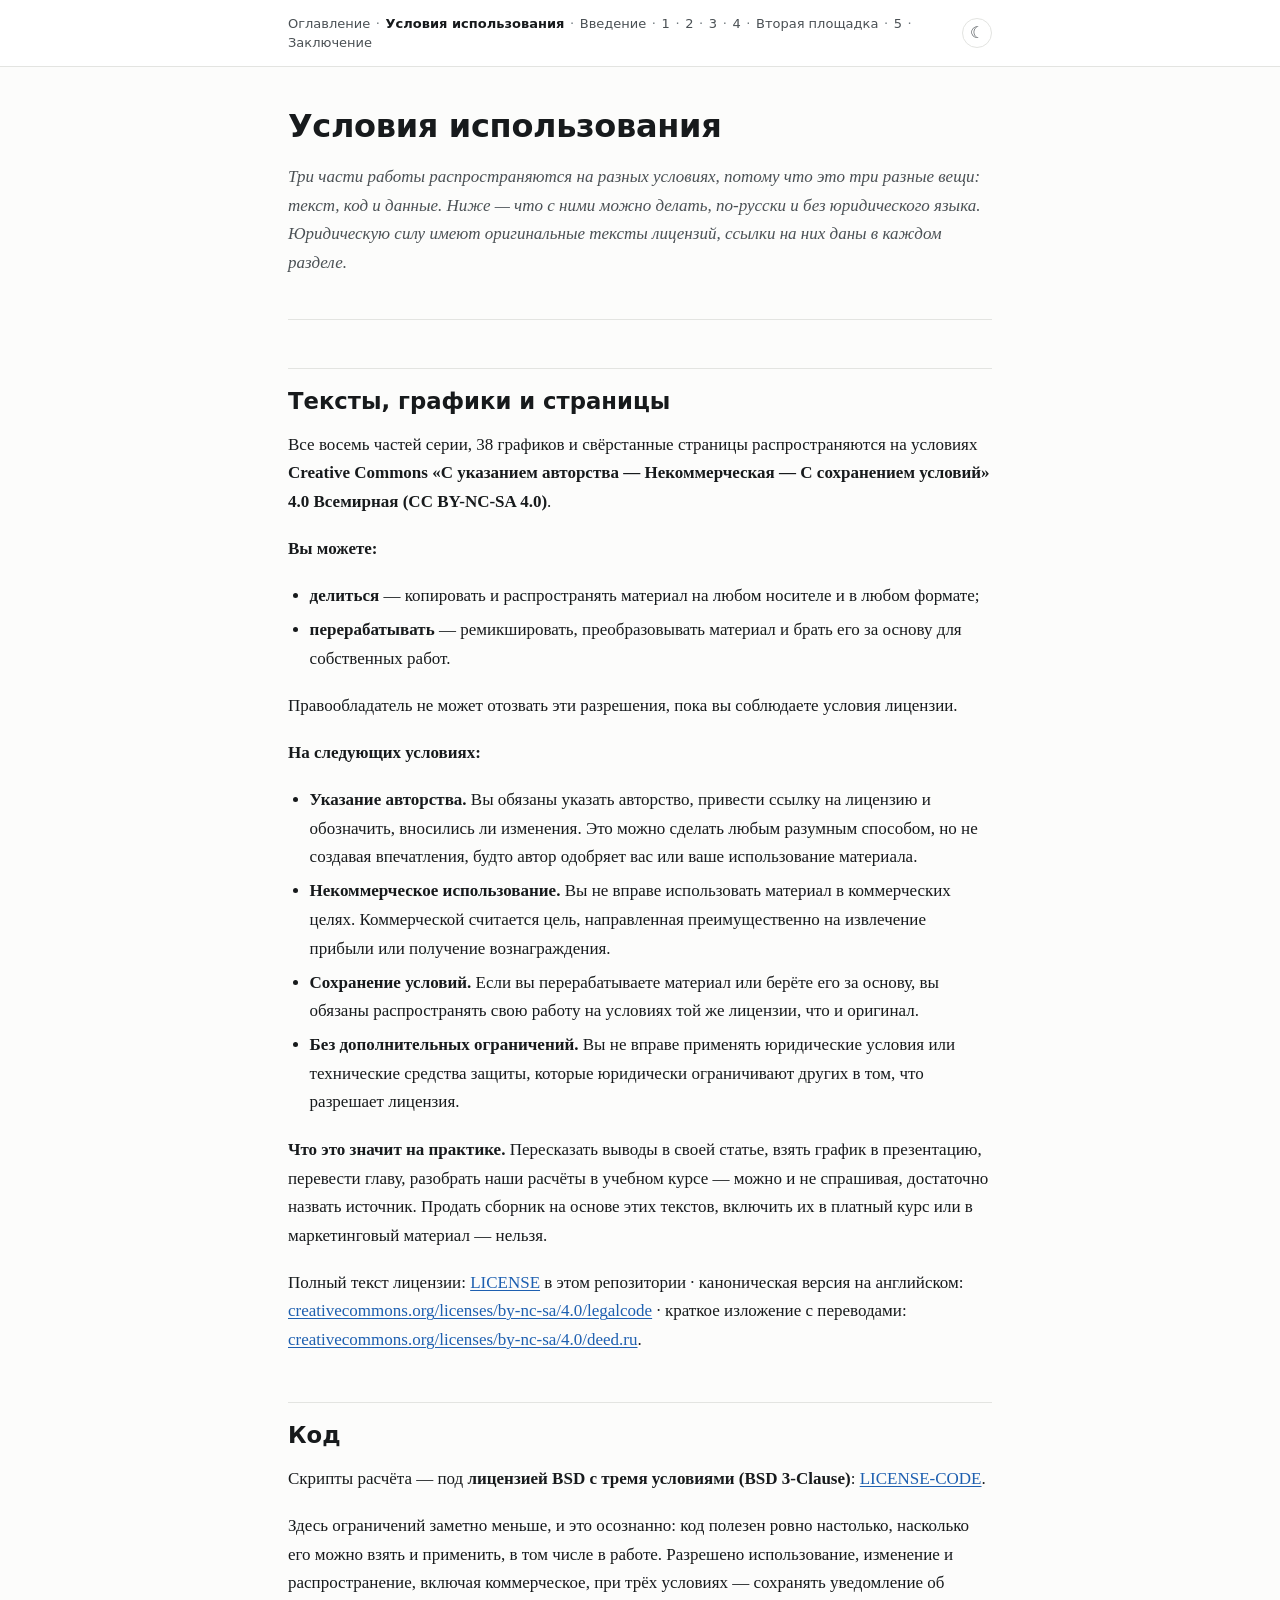
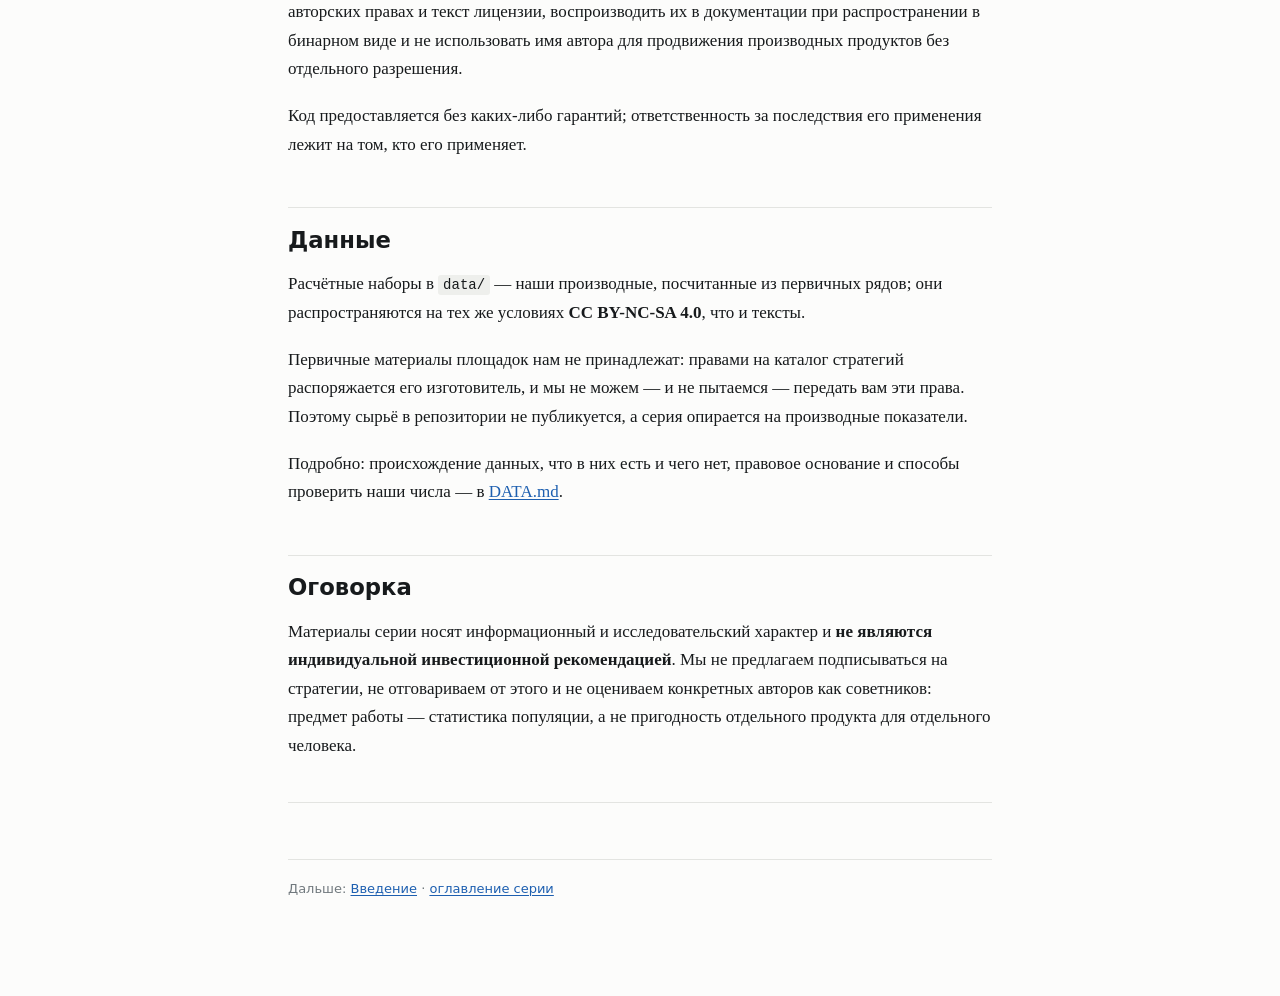
<file: html/comon-story-license.html>
<!doctype html>
<html lang="ru">
<head>
<!-- Yandex.Metrika counter -->
<script type="text/javascript">
    (function(m,e,t,r,i,k,a){
        m[i]=m[i]||function(){(m[i].a=m[i].a||[]).push(arguments)};
        m[i].l=1*new Date();
        for (var j = 0; j < document.scripts.length; j++) {if (document.scripts[j].src === r) { return; }}
        k=e.createElement(t),a=e.getElementsByTagName(t)[0],k.async=1,k.src=r,a.parentNode.insertBefore(k,a)
    })(window, document,'script','https://mc.yandex.ru/metrika/tag.js?id=111629219', 'ym');

    ym(111629219, 'init', {ssr:true, webvisor:true, clickmap:true, ecommerce:"dataLayer", referrer: document.referrer, url: location.href, accurateTrackBounce:true, trackLinks:true});
</script>
<noscript><div><img src="https://mc.yandex.ru/watch/111629219" style="position:absolute; left:-9999px;" alt="" /></div></noscript>
<!-- /Yandex.Metrika counter -->
<script data-goatcounter="https://comon-story.goatcounter.com/count"
        async src="//gc.zgo.at/count.js"></script>
<meta charset="utf-8">
<meta name="viewport" content="width=device-width, initial-scale=1">
<title>Условия использования</title>
<script>(function(){try{var t=localStorage.getItem('theme');if(t==='dark'||t==='light')document.documentElement.setAttribute('data-theme',t);}catch(e){}})();</script>
<link rel="stylesheet" href="style.css">
</head>
<body>
<nav class="topbar"><div class="wrap"><span class="nav-links"><a href="index.html">Оглавление</a><span class="sep">·</span><span class="here">Условия использования</span><span class="sep">·</span><a href="comon-story-0-intro.html">Введение</a><span class="sep">·</span><a href="comon-story-1-market.html">1</a><span class="sep">·</span><a href="comon-story-2-survival.html">2</a><span class="sep">·</span><a href="comon-story-3-returns.html">3</a><span class="sep">·</span><a href="comon-story-4-authors.html">4</a><span class="sep">·</span><a href="comon-story-4b-interlude.html">Вторая площадка</a><span class="sep">·</span><a href="comon-story-5-buyers.html">5</a><span class="sep">·</span><a href="comon-story-6-conclusion.html">Заключение</a></span><button id="theme-toggle" class="theme-toggle" type="button" hidden aria-label="Переключить тему оформления">&#9789;</button></div></nav>
<script>(function(){
  var btn = document.getElementById('theme-toggle');
  var root = document.documentElement;
  function isDark(){
    var t = root.getAttribute('data-theme');
    if (t) return t === 'dark';
    return window.matchMedia('(prefers-color-scheme: dark)').matches;
  }
  function sync(){
    var dark = isDark();
    btn.textContent = dark ? '\u2600' : '\u263E';
    btn.setAttribute('aria-label', dark ? 'Включить светлую тему' : 'Включить тёмную тему');
  }
  btn.hidden = false;
  btn.addEventListener('click', function(){
    var next = isDark() ? 'light' : 'dark';
    root.setAttribute('data-theme', next);
    try { localStorage.setItem('theme', next); } catch(e){}
    sync();
  });
  sync();
})();</script>
<main class="wrap">
<h1>Условия использования</h1>

<p><em>Три части работы распространяются на разных условиях, потому что это три разные вещи: текст, код и данные. Ниже — что с ними можно делать, по-русски и без юридического языка. Юридическую силу имеют оригинальные тексты лицензий, ссылки на них даны в каждом разделе.</em></p>
<hr>
<h2>Тексты, графики и страницы</h2>
<p>Все восемь частей серии, 38 графиков и свёрстанные страницы распространяются на условиях <strong>Creative Commons «С указанием авторства — Некоммерческая — С сохранением условий» 4.0 Всемирная (CC BY-NC-SA 4.0)</strong>.</p>
<p><strong>Вы можете:</strong></p>
<ul>
<li><strong>делиться</strong> — копировать и распространять материал на любом носителе и в любом формате;</li>
<li><strong>перерабатывать</strong> — ремикшировать, преобразовывать материал и брать его за основу для собственных работ.</li>
</ul>
<p>Правообладатель не может отозвать эти разрешения, пока вы соблюдаете условия лицензии.</p>
<p><strong>На следующих условиях:</strong></p>
<ul>
<li><strong>Указание авторства.</strong> Вы обязаны указать авторство, привести ссылку на лицензию и обозначить, вносились ли изменения. Это можно сделать любым разумным способом, но не создавая впечатления, будто автор одобряет вас или ваше использование материала.</li>
<li><strong>Некоммерческое использование.</strong> Вы не вправе использовать материал в коммерческих целях. Коммерческой считается цель, направленная преимущественно на извлечение прибыли или получение вознаграждения.</li>
<li><strong>Сохранение условий.</strong> Если вы перерабатываете материал или берёте его за основу, вы обязаны распространять свою работу на условиях той же лицензии, что и оригинал.</li>
<li><strong>Без дополнительных ограничений.</strong> Вы не вправе применять юридические условия или технические средства защиты, которые юридически ограничивают других в том, что разрешает лицензия.</li>
</ul>
<p><strong>Что это значит на практике.</strong> Пересказать выводы в своей статье, взять график в презентацию, перевести главу, разобрать наши расчёты в учебном курсе — можно и не спрашивая, достаточно назвать источник. Продать сборник на основе этих текстов, включить их в платный курс или в маркетинговый материал — нельзя.</p>
<p>Полный текст лицензии: <a href="../LICENSE">LICENSE</a> в этом репозитории · каноническая версия на английском: <a href="https://creativecommons.org/licenses/by-nc-sa/4.0/legalcode">creativecommons.org/licenses/by-nc-sa/4.0/legalcode</a> · краткое изложение с переводами: <a href="https://creativecommons.org/licenses/by-nc-sa/4.0/deed.ru">creativecommons.org/licenses/by-nc-sa/4.0/deed.ru</a>.</p>
<h2>Код</h2>
<p>Скрипты расчёта — под <strong>лицензией BSD с тремя условиями (BSD 3-Clause)</strong>: <a href="../LICENSE-CODE">LICENSE-CODE</a>.</p>
<p>Здесь ограничений заметно меньше, и это осознанно: код полезен ровно настолько, насколько его можно взять и применить, в том числе в работе. Разрешено использование, изменение и распространение, включая коммерческое, при трёх условиях — сохранять уведомление об авторских правах и текст лицензии, воспроизводить их в документации при распространении в бинарном виде и не использовать имя автора для продвижения производных продуктов без отдельного разрешения.</p>
<p>Код предоставляется без каких-либо гарантий; ответственность за последствия его применения лежит на том, кто его применяет.</p>
<h2>Данные</h2>
<p>Расчётные наборы в <code>data/</code> — наши производные, посчитанные из первичных рядов; они распространяются на тех же условиях <strong>CC BY-NC-SA 4.0</strong>, что и тексты.</p>
<p>Первичные материалы площадок нам не принадлежат: правами на каталог стратегий распоряжается его изготовитель, и мы не можем — и не пытаемся — передать вам эти права. Поэтому сырьё в репозитории не публикуется, а серия опирается на производные показатели.</p>
<p>Подробно: происхождение данных, что в них есть и чего нет, правовое основание и способы проверить наши числа — в <a href="../DATA.md">DATA.md</a>.</p>
<h2>Оговорка</h2>
<p>Материалы серии носят информационный и исследовательский характер и <strong>не являются индивидуальной инвестиционной рекомендацией</strong>. Мы не предлагаем подписываться на стратегии, не отговариваем от этого и не оцениваем конкретных авторов как советников: предмет работы — статистика популяции, а не пригодность отдельного продукта для отдельного человека.</p>
<hr>

<div class="foot">Дальше: <a href="comon-story-0-intro.html">Введение</a> · <a href="index.html">оглавление серии</a></div>
</main>
</body>
</html>
</file>
<file: html/style.css>
/* Стиль серии. Единственная таблица стилей на все страницы: правится здесь,
   а не в разметке — так восемь длинных глав остаются одинаковыми на вид. */

:root {
  color-scheme: light;
  --bg:        #fcfcfb;
  --surface:   #ffffff;
  --ink:       #171a1c;
  --ink-soft:  #4a5054;
  --ink-faint: #71797e;
  --rule:      #e3e4e1;
  --rule-soft: #eeefec;
  --accent:    #1d5fb0;
  --accent-bg: #eef4fc;
}

@media (prefers-color-scheme: dark) {
  :root:not([data-theme="light"]) {
    color-scheme: dark;
    --bg:        #14161a;
    --surface:   #1b1e23;
    --ink:       #e8eaec;
    --ink-soft:  #b3b9bf;
    --ink-faint: #8b9299;
    --rule:      #2c3138;
    --rule-soft: #23272d;
    --accent:    #79b0f0;
    --accent-bg: #1d2734;
  }
}

/* Ручной выбор темы (кнопка в шапке) перебивает системную настройку —
   светлый вариант перебит уже выше через :not([data-theme="light"]),
   а этот блок даёт обратный ход: тёмная тема при светлой ОС. */
:root[data-theme="dark"] {
  color-scheme: dark;
  --bg:        #14161a;
  --surface:   #1b1e23;
  --ink:       #e8eaec;
  --ink-soft:  #b3b9bf;
  --ink-faint: #8b9299;
  --rule:      #2c3138;
  --rule-soft: #23272d;
  --accent:    #79b0f0;
  --accent-bg: #1d2734;
}

html { -webkit-text-size-adjust: 100%; }

body {
  margin: 0;
  background: var(--bg);
  color: var(--ink);
  font: 17px/1.68 "Georgia", "Times New Roman", serif;
  overflow-wrap: break-word;
}

.wrap { max-width: 44rem; margin: 0 auto; padding: 0 1.2rem 6rem; }

/* Шапка с навигацией по частям */
.topbar {
  border-bottom: 1px solid var(--rule);
  background: var(--surface);
  margin-bottom: 2.4rem;
}
.topbar .wrap {
  padding-top: .85rem; padding-bottom: .85rem;
  display: flex; align-items: center; justify-content: space-between; gap: .75rem;
}
.topbar .nav-links { flex: 1 1 auto; min-width: 0; }
.topbar a, .topbar span {
  font: 500 13px/1.5 system-ui, -apple-system, "Segoe UI", Roboto, sans-serif;
}
.topbar a { color: var(--ink-soft); text-decoration: none; white-space: nowrap; }
.topbar a:hover { color: var(--accent); text-decoration: underline; }
.topbar .here { color: var(--ink); font-weight: 700; white-space: nowrap; }
.topbar .sep { color: var(--ink-faint); padding: 0 .35rem; }

/* Тумблер темы: по умолчанию следует системной настройке (см. переменные
   выше), кнопка даёт зайти читателю наперекор ей — выбор запоминается. */
.theme-toggle {
  flex: 0 0 auto;
  appearance: none;
  width: 1.9rem; height: 1.9rem;
  border: 1px solid var(--rule);
  border-radius: 999px;
  background: var(--surface);
  color: var(--ink-soft);
  font-size: 1rem; line-height: 1;
  display: inline-flex; align-items: center; justify-content: center;
  cursor: pointer;
}
.theme-toggle:hover { color: var(--accent); border-color: var(--accent); }

h1, h2, h3, h4 {
  font-family: system-ui, -apple-system, "Segoe UI", Roboto, sans-serif;
  line-height: 1.25;
  color: var(--ink);
}
h1 { font-size: 2rem; font-weight: 700; margin: 2.2rem 0 1.1rem; letter-spacing: -.01em; }
h2 {
  font-size: 1.42rem; font-weight: 700; margin: 3rem 0 1rem;
  padding-top: 1.1rem; border-top: 1px solid var(--rule);
}
h3 { font-size: 1.12rem; font-weight: 650; margin: 2rem 0 .7rem; }
h4 { font-size: 1rem; font-weight: 650; margin: 1.5rem 0 .5rem; color: var(--ink-soft); }

p { margin: 0 0 1.15rem; }
a { color: var(--accent); text-decoration-thickness: 1px; text-underline-offset: 2px; }

strong { font-weight: 700; }
em { font-style: italic; color: var(--ink-soft); }

ul, ol { margin: 0 0 1.2rem; padding-left: 1.35rem; }
li { margin: .35rem 0; }
li > ul, li > ol { margin: .35rem 0; }

blockquote {
  margin: 1.4rem 0;
  padding: .1rem 0 .1rem 1.1rem;
  border-left: 3px solid var(--rule);
  color: var(--ink-soft);
}

hr { border: 0; border-top: 1px solid var(--rule); margin: 2.6rem 0; }

/* Таблицы: их в серии много, и они разной ширины. Узкая — не шире колонки
   текста (как абзац или картинка); широкой не хватает колонки — она
   вырывается из неё, но не больше 90% ширины страницы, а текст в ячейках
   переносится, так что горизонтальный скролл не нужен. width: max-content
   (а не fit-content(90vw) — эта форма функции не поддерживается браузерами
   для width вне grid) даёт истинную ширину по содержимому без оглядки на
   узкий родительский контейнер, а min/max-width обрезают её до коридора.
   Центрирование через transform, а не фиксированный margin в vw, работает
   при любой итоговой ширине. */
.tablewrap {
  position: relative;
  left: 50%;
  transform: translateX(-50%);
  width: max-content;
  min-width: min(44rem, 90vw);
  max-width: 90vw;
  margin-top: 1.5rem;
  margin-bottom: 1.5rem;
  border: 1px solid var(--rule);
  border-radius: 6px;
  background: var(--surface);
}
table {
  border-collapse: collapse;
  table-layout: auto;
  width: 100%;
  font: 14px/1.5 system-ui, -apple-system, "Segoe UI", Roboto, sans-serif;
}
th, td {
  padding: .5rem .7rem;
  text-align: left;
  border-bottom: 1px solid var(--rule-soft);
  overflow-wrap: break-word;
  word-break: break-word;
  hyphens: auto;
}
th {
  font-weight: 650;
  color: var(--ink-soft);
  background: var(--accent-bg);
  border-bottom: 1px solid var(--rule);
  position: sticky; top: 0;
}
tr:last-child td { border-bottom: 0; }

/* Графики серии: картинка — ссылка на саму себя, открывается в новой вкладке */
img { max-width: 100%; height: auto; display: block; margin: 0 auto; }
a.figure {
  display: block;
  margin: 1.6rem 0;
  border: 1px solid var(--rule);
  border-radius: 6px;
  padding: .5rem;
  background: var(--surface);
  cursor: zoom-in;
  text-decoration: none;
}
a.figure:hover { border-color: var(--accent); }

code {
  font: 14px/1.5 ui-monospace, SFMono-Regular, "SF Mono", Menlo, Consolas, monospace;
  background: var(--rule-soft);
  padding: .1rem .3rem;
  border-radius: 3px;
}

/* Обложка */
.cover-title { font-size: 2.4rem; margin-top: 3rem; }
.lede { font-size: 1.12rem; color: var(--ink-soft); margin-bottom: 2.4rem; }
.toc { list-style: none; padding: 0; margin: 2rem 0 0; }
.toc li {
  margin: 0 0 .9rem;
  padding: .95rem 1.1rem;
  border: 1px solid var(--rule);
  border-radius: 8px;
  background: var(--surface);
}
.toc a {
  font: 650 1.06rem/1.35 system-ui, -apple-system, "Segoe UI", Roboto, sans-serif;
  text-decoration: none;
}
.toc a:hover { text-decoration: underline; }
.toc p { margin: .35rem 0 0; font-size: .95rem; color: var(--ink-soft); }

.foot {
  margin-top: 3.5rem; padding-top: 1.2rem;
  border-top: 1px solid var(--rule);
  font: 13px/1.6 system-ui, -apple-system, "Segoe UI", Roboto, sans-serif;
  color: var(--ink-faint);
}

@media (max-width: 640px) {
  body { font-size: 16px; }
  .wrap { padding: 0 .9rem 4rem; }
  h1, .cover-title { font-size: 1.6rem; }
  h2 { font-size: 1.25rem; }
  .tablewrap { min-width: min(44rem, 94vw); max-width: 94vw; }
  table { font-size: 12px; }
  th, td { padding: .4rem .35rem; }
  /* Таблицы от шести колонок: горизонтальный заголовок на узком экране
     рассыпается на буквы, поворот читается лучше. */
  thead tr:has(th:nth-child(6)) th {
    writing-mode: vertical-rl;
    transform: rotate(180deg);
    white-space: nowrap;
    text-align: left;
    vertical-align: bottom;
    padding: .4rem .25rem;
  }
}
</file>
